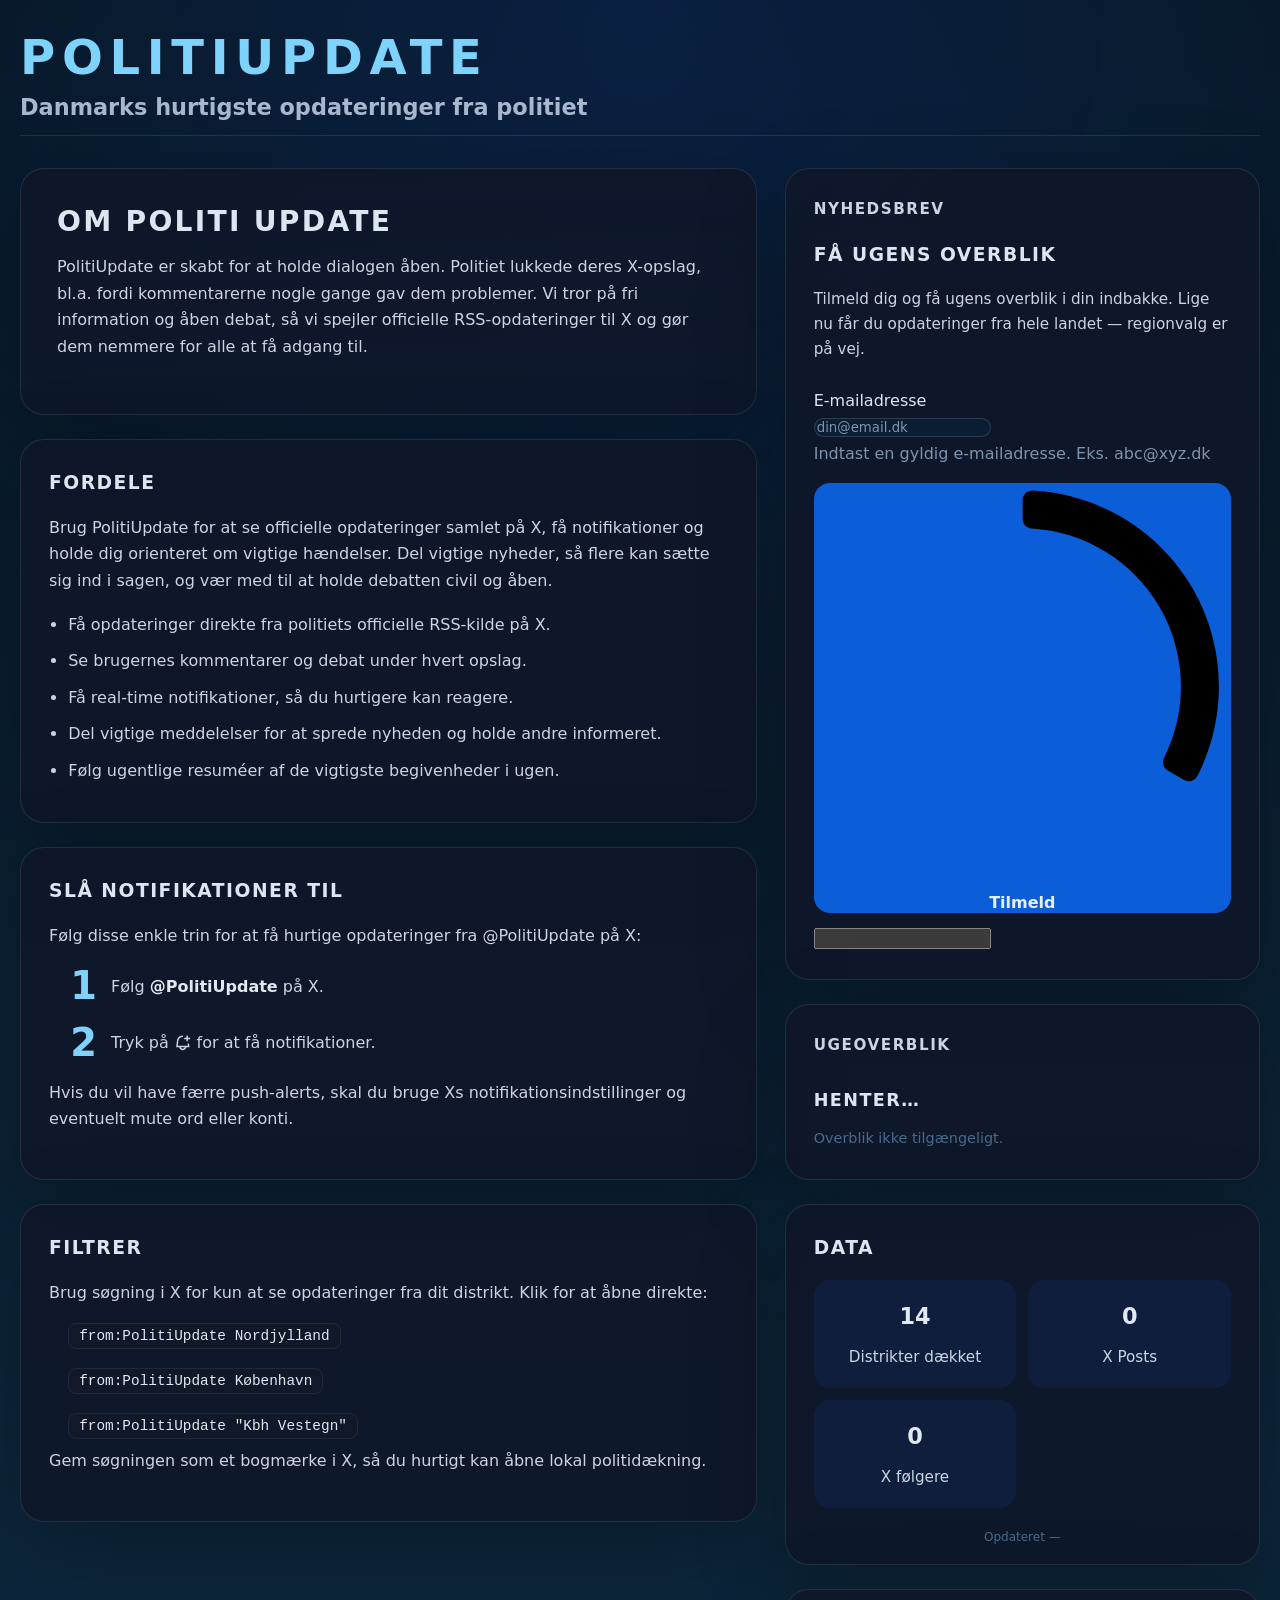
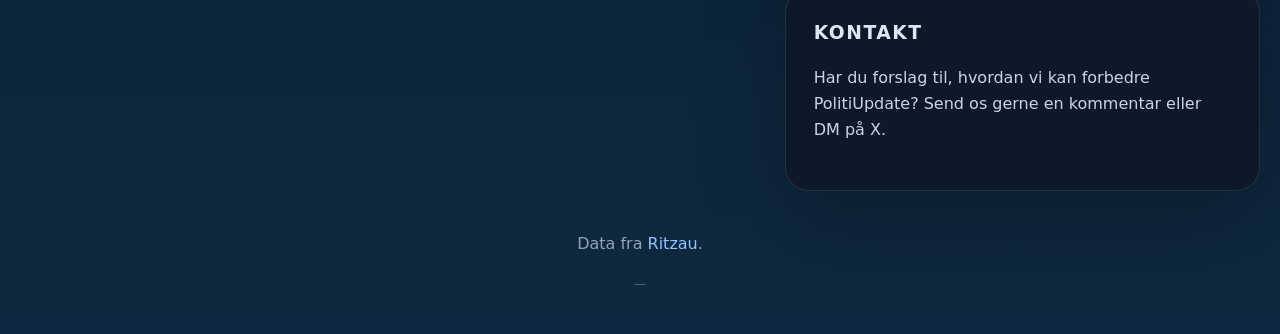
<file: website/index.html>
<!DOCTYPE html>
<html lang="da">
<head>
  <meta charset="UTF-8">
  <meta name="viewport" content="width=device-width, initial-scale=1.0">
  <title>PolitiUpdate — Danmarks hurtigste politi-feed</title>
  <meta name="description" content="PolitiUpdate spejler politiets officielle opdateringer (Ritzau RSS) til X og samler dem i et ugentligt overblik. Gratis, uafhængigt og uden tilknytning til politiet.">
  <link rel="canonical" href="https://politiupdates.dk/">
  <!-- Open Graph / Twitter card — link preview when the site is shared on Reddit, Facebook, X -->
  <meta property="og:type" content="website">
  <meta property="og:site_name" content="PolitiUpdate">
  <meta property="og:locale" content="da_DK">
  <meta property="og:title" content="PolitiUpdate — Danmarks hurtigste opdateringer fra politiet">
  <meta property="og:description" content="Politiets opdateringer spejlet til X og samlet i et ugentligt overblik. Gratis, uafhængigt og uden tilknytning til politiet.">
  <meta property="og:url" content="https://politiupdates.dk/">
  <meta property="og:image" content="https://politiupdates.dk/og-image.png">
  <meta property="og:image:width" content="1200">
  <meta property="og:image:height" content="630">
  <meta property="og:image:alt" content="PolitiUpdate — Danmarks hurtigste opdateringer fra politiet">
  <meta name="twitter:card" content="summary_large_image">
  <meta name="twitter:title" content="PolitiUpdate — Danmarks hurtigste opdateringer fra politiet">
  <meta name="twitter:description" content="Politiets opdateringer spejlet til X og samlet i et ugentligt overblik.">
  <meta name="twitter:image" content="https://politiupdates.dk/og-image.png">
  <link rel="icon" href="favicon.svg" type="image/svg+xml">
  <link rel="stylesheet" href="styles.css">
  <link rel="stylesheet" href="uge/digest.css">
  <!-- Brevo newsletter form base styles -->
  <link rel="stylesheet" href="https://sibforms.com/forms/end-form/build/sib-styles.css">
  <style>
    :where(.sib-form-message-panel) { display: none; }
    :where(.sib-form-message-panel .sib-notification__icon) { width: 20px; height: 20px; }
    #sib-container a { text-decoration: underline; color: #7dd3fc; }
  </style>
</head>
<body>
  <div class="page-shell">
    <header class="site-header">
      <div>
        <h1 class="site-title">PolitiUpdate</h1>
        <h2 class="page-subtitle">Danmarks hurtigste opdateringer fra politiet</h2>
      </div>
    </header>

    <main class="page-grid">
      <section class="content">
        <article class="hero-card">
          <h2 class="hero-subtitle">OM POLITI UPDATE</h2>
          <p>PolitiUpdate er skabt for at holde dialogen åben. Politiet lukkede deres X-opslag, bl.a. fordi kommentarerne nogle gange gav dem problemer. Vi tror på fri information og åben debat, så vi spejler officielle RSS-opdateringer til X og gør dem nemmere for alle at få adgang til.</p>
        </article>

        <!-- Digest widget: visible only on mobile (hidden on desktop via CSS) -->
        <div class="panel panel-digest digest-mobile">
          <p class="eyebrow digest-eyebrow">Ugeoverblik</p>
          <h3 class="digest-week-heading" style="margin-top:10px;">Henter…</h3>
          <div class="digest-widget-body">
            <p style="color:#4a6a8c;font-size:0.95rem;margin:0;">Henter ugens overblik…</p>
          </div>
          <a class="button digest-cta" href="uge/" style="display:none;margin-top:16px;">Læs hele overblikket</a>
        </div>

        <section id="how-it-works" class="section-card">
          <h3>Fordele</h3>
          <p>Brug PolitiUpdate for at se officielle opdateringer samlet på X, få notifikationer og holde dig orienteret om vigtige hændelser. Del vigtige nyheder, så flere kan sætte sig ind i sagen, og vær med til at holde debatten civil og åben.</p>
          <ul>
            <li>Få opdateringer direkte fra politiets officielle RSS-kilde på X.</li>
            <li>Se brugernes kommentarer og debat under hvert opslag.</li>
            <li>Få real-time notifikationer, så du hurtigere kan reagere.</li>
            <li>Del vigtige meddelelser for at sprede nyheden og holde andre informeret.</li>
            <li>Følg ugentlige resuméer af de vigtigste begivenheder i ugen.</li>
          </ul>
        </section>

        <section id="notifications" class="section-card">
          <h3>Slå notifikationer til</h3>
          <p>Følg disse enkle trin for at få hurtige opdateringer fra @PolitiUpdate på X:</p>
          <ol class="steps-row">
            <li><span class="step-number">1</span><span> Følg <strong>@PolitiUpdate</strong> på X.</span></li>
            <li><span class="step-number">2</span><span> Tryk på <svg class="inline-icon" viewBox="0 0 24 24" width="20" height="20" aria-label="klokke"><path d="M22 5v2h-3v3h-2V7h-3V5h3V2h2v3h3zm-.86 13h-4.241c-.464 2.281-2.482 4-4.899 4s-4.435-1.719-4.899-4H2.87L4 9.05C4.51 5.02 7.93 2 12 2v2C8.94 4 6.36 6.27 5.98 9.3L5.13 16h13.73l-.38-3h2.02l.64 5zm-6.323 0H9.183c.412 1.164 1.51 2 2.817 2s2.405-.836 2.817-2z"/></svg> for at få notifikationer.</span></li>
          </ol>
          <p>Hvis du vil have færre push-alerts, skal du bruge Xs notifikationsindstillinger og eventuelt mute ord eller konti.</p>
        </section>

        <section id="filtering" class="section-card">
          <h3>Filtrer</h3>
          <p>Brug søgning i X for kun at se opdateringer fra dit distrikt. Klik for at åbne direkte:</p>
          <ul class="filter-list">
            <li><a href="https://x.com/search?q=from%3APolitiUpdate%20Nordjylland&f=live" target="_blank" rel="noopener"><code>from:PolitiUpdate Nordjylland</code></a></li>
            <li><a href="https://x.com/search?q=from%3APolitiUpdate%20K%C3%B8benhavn&f=live" target="_blank" rel="noopener"><code>from:PolitiUpdate København</code></a></li>
            <li><a href="https://x.com/search?q=from%3APolitiUpdate%20%22Kbh%20Vestegn%22&f=live" target="_blank" rel="noopener"><code>from:PolitiUpdate "Kbh Vestegn"</code></a></li>
          </ul>
          <p>Gem søgningen som et bogmærke i X, så du hurtigt kan åbne lokal politidækning.</p>
        </section>
      </section>

      <aside class="sidebar">
        <!-- Newsletter signup (Brevo native form) -->
        <div class="panel panel-newsletter">
          <p class="eyebrow">Nyhedsbrev</p>
          <h3>Få ugens overblik</h3>
          <p class="small">Tilmeld dig og få ugens overblik i din indbakke. Lige nu får du opdateringer fra hele landet — regionvalg er på vej.</p>
          <div class="sib-form">
            <div id="sib-form-container" class="sib-form-container">
              <div id="error-message" class="sib-form-message-panel" style="font-family:Helvetica, sans-serif; font-size:16px; text-align:left; color:#661d1d; background-color:#ffeded; border-color:#ff4949; border-radius:8px;">
                <div class="sib-form-message-panel__text sib-form-message-panel__text--center">
                  <svg viewBox="0 0 512 512" class="sib-icon sib-notification__icon"><path d="M256 40c118.621 0 216 96.075 216 216 0 119.291-96.61 216-216 216-119.244 0-216-96.562-216-216 0-119.203 96.602-216 216-216m0-32C119.043 8 8 119.083 8 256c0 136.997 111.043 248 248 248s248-111.003 248-248C504 119.083 392.957 8 256 8zm-11.49 120h22.979c6.823 0 12.274 5.682 11.99 12.5l-7 168c-.268 6.428-5.556 11.5-11.99 11.5h-8.979c-6.433 0-11.722-5.073-11.99-11.5l-7-168c-.283-6.818 5.167-12.5 11.99-12.5zM256 340c-15.464 0-28 12.536-28 28s12.536 28 28 28 28-12.536 28-28-12.536-28-28-28z" /></svg>
                  <span class="sib-form-message-panel__inner-text">Din tilmelding kunne ikke gemmes. Prøv igen.</span>
                </div>
              </div>
              <div id="success-message" class="sib-form-message-panel" style="font-family:Helvetica, sans-serif; font-size:16px; text-align:left; color:#085229; background-color:#e7faf0; border-color:#13ce66; border-radius:8px;">
                <div class="sib-form-message-panel__text sib-form-message-panel__text--center">
                  <svg viewBox="0 0 512 512" class="sib-icon sib-notification__icon"><path d="M256 8C119.033 8 8 119.033 8 256s111.033 248 248 248 248-111.033 248-248S392.967 8 256 8zm0 464c-118.664 0-216-96.055-216-216 0-118.663 96.055-216 216-216 118.664 0 216 96.055 216 216 0 118.663-96.055 216-216 216zm141.63-274.961L217.15 376.071c-4.705 4.667-12.303 4.637-16.97-.068l-85.878-86.572c-4.667-4.705-4.637-12.303.068-16.97l8.52-8.451c4.705-4.667 12.303-4.637 16.97.068l68.976 69.533 163.441-162.13c4.705-4.667 12.303-4.637 16.97.068l8.451 8.52c4.668 4.705 4.637 12.303-.068 16.97z" /></svg>
                  <span class="sib-form-message-panel__inner-text">Din tilmelding er gennemført.</span>
                </div>
              </div>
              <div id="sib-container" class="sib-container--large sib-container--vertical" style="direction:ltr">
                <form id="sib-form" method="POST" action="https://2e5ae89a.sibforms.com/serve/[base64]" data-type="subscription">
                  <div style="padding: 8px 0;">
                    <div class="sib-input sib-form-block">
                      <div class="form__entry entry_block">
                        <div class="form__label-row">
                          <label class="entry__label" for="EMAIL" data-required="*">E-mailadresse</label>
                          <div class="entry__field">
                            <input class="input" type="text" id="EMAIL" name="EMAIL" autocomplete="off" value="" placeholder="din@email.dk" data-required="true" required />
                          </div>
                        </div>
                        <label class="entry__error entry__error--primary"></label>
                        <label class="entry__specification">Indtast en gyldig e-mailadresse. Eks. abc@xyz.dk</label>
                      </div>
                    </div>
                  </div>
                  <div style="padding: 8px 0;">
                    <div class="sib-form-block" style="text-align: left">
                      <button class="sib-form-block__button sib-form-block__button-with-loader" form="sib-form" type="submit">
                        <svg class="icon clickable__icon progress-indicator__icon sib-hide-loader-icon" viewBox="0 0 512 512"><path d="M460.116 373.846l-20.823-12.022c-5.541-3.199-7.54-10.159-4.663-15.874 30.137-59.886 28.343-131.652-5.386-189.946-33.641-58.394-94.896-95.833-161.827-99.676C261.028 55.961 256 50.751 256 44.352V20.309c0-6.904 5.808-12.337 12.703-11.982 83.556 4.306 160.163 50.864 202.11 123.677 42.063 72.696 44.079 162.316 6.031 236.832-3.14 6.148-10.75 8.461-16.728 5.01z" /></svg>
                        Tilmeld
                      </button>
                    </div>
                  </div>
                  <input type="text" name="email_address_check" value="" class="input--hidden">
                  <input type="hidden" name="locale" value="en">
                </form>
              </div>
            </div>
          </div>
        </div>

        <!-- Digest widget: visible only on desktop (hidden on mobile via CSS) -->
        <div class="panel panel-digest digest-desktop">
          <p class="eyebrow digest-eyebrow">Ugeoverblik</p>
          <h3 class="digest-week-heading" style="margin-top:10px;">Henter…</h3>
          <div class="digest-widget-body">
            <p style="color:#4a6a8c;font-size:0.95rem;margin:0;">Henter ugens overblik…</p>
          </div>
          <a class="button digest-cta" href="uge/" style="display:none;margin-top:16px;">Læs hele overblikket</a>
        </div>

        <div class="panel panel-keyboard panel-stats">
          <h3>Data</h3>
          <div class="stats-grid">
            <div>
              <strong>14</strong>
              <p>Distrikter dækket</p>
            </div>
            <div>
              <strong id="x-posts-count">0</strong>
              <p>X Posts</p>
            </div>
            <div>
              <strong id="x-followers-count">0</strong>
              <p>X følgere</p>
            </div>
          </div>
          <p class="stats-updated">Opdateret <time id="x-stats-updated">—</time></p>
        </div>

        <div class="panel panel-keyboard">
          <h3>Kontakt</h3>
          <p>Har du forslag til, hvordan vi kan forbedre PolitiUpdate? Send os gerne en kommentar eller DM på X.</p>
        </div>
      </aside>
    </main>

    <footer class="site-footer">
      <p>Data fra <a href="https://via.ritzau.dk/rss/short-messages/latest" target="_blank" rel="noopener">Ritzau</a>.</p>
      <p class="footer-version"><a id="footer-version" href="https://github.com/RuneStone0/PolitiUpdate/releases" target="_blank" rel="noopener">—</a></p>
    </footer>
  </div>
  <script>
    const X_STATS_GIST_URL = 'https://gist.githubusercontent.com/RuneStone0/11b5b5d08b90cb3bdaca11a2cd0ba695/raw/x-stats.json';

    async function loadXStats() {
      try {
        const resp = await fetch(X_STATS_GIST_URL, { cache: 'no-store' });
        if (!resp.ok) throw new Error('HTTP ' + resp.status);
        const data = await resp.json();
        document.getElementById('x-posts-count').textContent = data.tweet_count ?? '0';
        document.getElementById('x-followers-count').textContent = data.followers_count ?? '0';
        const timeEl = document.getElementById('x-stats-updated');
        timeEl.textContent = relativeTime(data.updated_at);
        timeEl.dateTime = data.updated_at ?? '';
      } catch (err) {
        console.warn('Could not load X stats:', err);
      }
    }

    function relativeTime(iso) {
      if (!iso) return 'ukendt';
      const diffMs = Math.max(0, Date.now() - new Date(iso).getTime());
      const minutes = Math.floor(diffMs / 60000);
      if (minutes < 1) return 'lige nu';
      if (minutes < 60) return minutes === 1 ? '1 minut siden' : minutes + ' minutter siden';
      const hours = Math.floor(minutes / 60);
      if (hours < 24) return hours === 1 ? '1 time siden' : hours + ' timer siden';
      const days = Math.floor(hours / 24);
      if (days < 7) return days === 1 ? '1 dag siden' : days + ' dage siden';
      const weeks = Math.floor(days / 7);
      if (weeks < 5) return weeks === 1 ? '1 uge siden' : weeks + ' uger siden';
      return new Date(iso).toLocaleDateString('da-DK');
    }

    async function loadVersion() {
      try {
        const resp = await fetch('https://api.github.com/repos/RuneStone0/PolitiUpdate/releases/latest');
        if (!resp.ok) return;
        const data = await resp.json();
        if (data.tag_name) document.getElementById('footer-version').textContent = data.tag_name;
      } catch {
        // silently ignore — the link still works
      }
    }

    loadXStats();
    loadVersion();

    const DIGEST_GIST_URL = 'https://gist.githubusercontent.com/RuneStone0/b9d8b2d9e42229749148b3b82ae4c003/raw/digest.json';

    async function loadDigestWidget() {
      try {
        const resp = await fetch(DIGEST_GIST_URL, { cache: 'no-store' });
        if (!resp.ok) throw new Error('HTTP ' + resp.status);
        const data = await resp.json();

        const narrative = data.narrative || '';
        const shortened = narrative.length > 220
          ? narrative.slice(0, 220).replace(/\s+\S*$/, '') + '…'
          : narrative;

        document.querySelectorAll('.digest-eyebrow').forEach(el => {
          el.textContent = `${data.total_posts} meddelelser denne uge`;
        });
        document.querySelectorAll('.digest-week-heading').forEach(el => {
          el.textContent = `Uge ${data.week}, ${data.year}`;
        });
        document.querySelectorAll('.digest-widget-body').forEach(el => {
          el.innerHTML = `<p style="color:#cbd5e1;font-size:0.97rem;line-height:1.65;margin:0;">${escHtml(shortened)}</p>`;
        });
        document.querySelectorAll('.digest-cta').forEach(el => {
          el.href = 'uge/';
          el.style.display = '';
        });
      } catch (err) {
        document.querySelectorAll('.digest-widget-body').forEach(el => {
          el.innerHTML = `<p style="color:#4a6a8c;font-size:0.9rem;margin:0;">Overblik ikke tilgængeligt.</p>`;
        });
        console.warn('Could not load digest:', err);
      }
    }

    function escHtml(str) {
      return str.replace(/&/g, '&amp;').replace(/</g, '&lt;').replace(/>/g, '&gt;').replace(/"/g, '&quot;');
    }

    loadDigestWidget();
  </script>

  <!-- Brevo newsletter form script -->
  <script>
    window.REQUIRED_CODE_ERROR_MESSAGE = 'Vælg et landekode';
    window.LOCALE = 'en';
    window.EMAIL_INVALID_MESSAGE = window.SMS_INVALID_MESSAGE = "De angivne oplysninger er ugyldige. Kontrollér indtastningen og prøv igen.";
    window.REQUIRED_ERROR_MESSAGE = "Dette felt må ikke være tomt.";
    window.GENERIC_INVALID_MESSAGE = "De angivne oplysninger er ugyldige. Kontrollér indtastningen og prøv igen.";
    window.INVALID_NUMBER = "De angivne oplysninger er ugyldige. Kontrollér indtastningen og prøv igen.";
    window.INVALID_DATE = "Indtast en gyldig dato";
    window.REQUIRED_MULTISELECT_MESSAGE = 'Vælg mindst 1 mulighed';
    window.translation = {
      common: {
        selectedList: '{quantity} liste valgt',
        selectedLists: '{quantity} lister valgt',
        selectedOption: '{quantity} valgt',
        selectedOptions: '{quantity} valgt',
      }
    };
    var AUTOHIDE = Boolean(0);
  </script>
  <script defer src="https://sibforms.com/forms/end-form/build/main.js"></script>
</body>
</html>
</file>
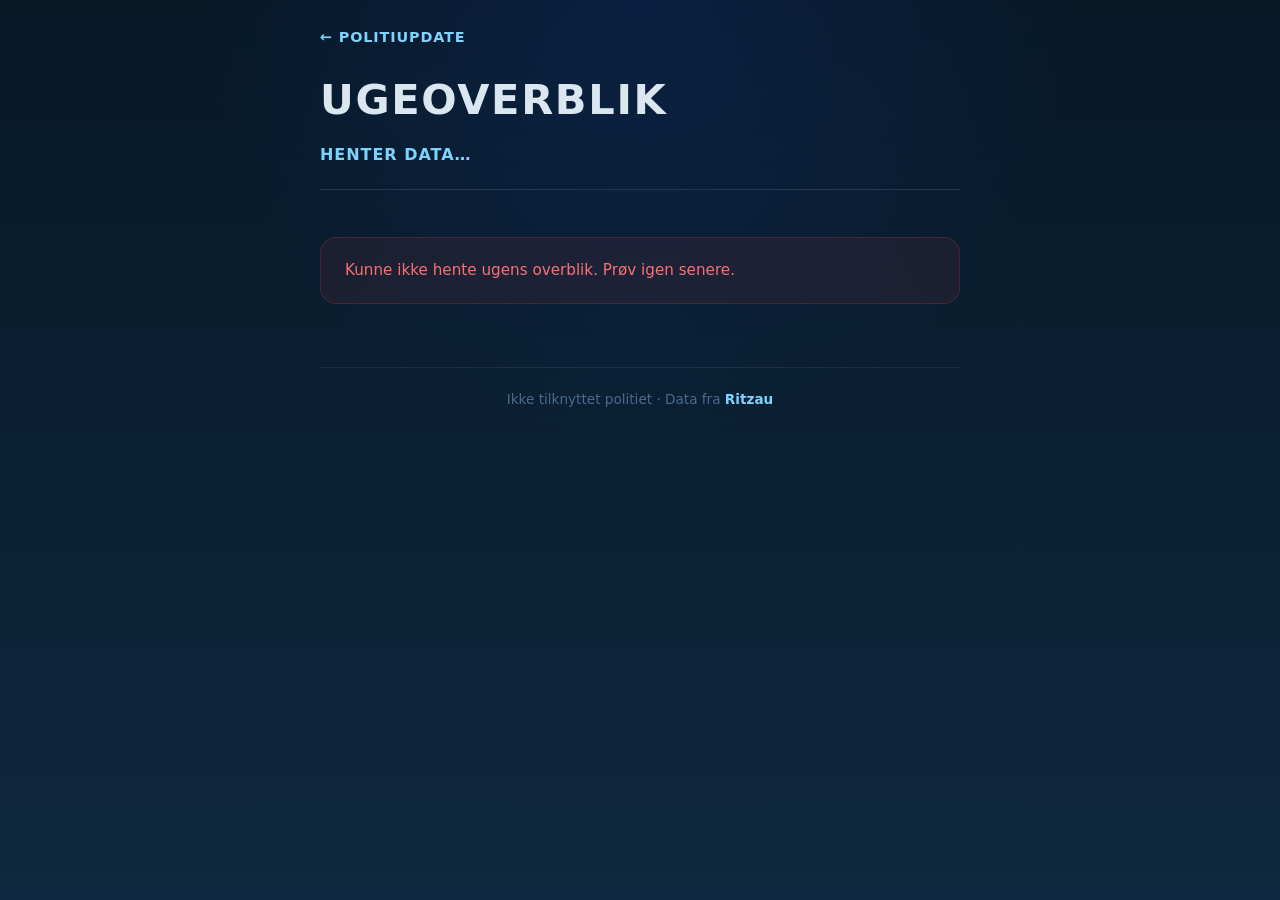
<file: website/uge/index.html>
<!DOCTYPE html>
<html lang="da">
<head>
  <meta charset="UTF-8">
  <meta name="viewport" content="width=device-width, initial-scale=1.0">
  <title>Ugens overblik — PolitiUpdate</title>
  <link rel="canonical" href="https://politiupdates.dk/uge/">
  <meta property="og:type" content="article">
  <meta property="og:site_name" content="PolitiUpdate">
  <meta property="og:locale" content="da_DK">
  <meta property="og:title" content="Ugens overblik — PolitiUpdate">
  <meta property="og:description" content="Alle ugentlige overblik fra PolitiUpdate — politiets opdateringer samlet uge for uge.">
  <meta property="og:url" content="https://politiupdates.dk/uge/">
  <meta property="og:image" content="https://politiupdates.dk/og-image.png">
  <meta property="og:image:width" content="1200">
  <meta property="og:image:height" content="630">
  <meta property="og:image:alt" content="PolitiUpdate — Ugens overblik — PolitiUpdate">
  <meta name="twitter:card" content="summary_large_image">
  <meta name="twitter:title" content="Ugens overblik — PolitiUpdate">
  <meta name="twitter:description" content="Alle ugentlige overblik fra PolitiUpdate — politiets opdateringer samlet uge for uge.">
  <meta name="twitter:image" content="https://politiupdates.dk/og-image.png">
  <link rel="icon" href="../favicon.svg" type="image/svg+xml">
  <link rel="stylesheet" href="../styles.css">
  <link rel="stylesheet" href="digest.css">
  <link rel="stylesheet" href="https://sibforms.com/forms/end-form/build/sib-styles.css">
</head>
<body>
  <div class="digest-shell">
    <header class="digest-header">
      <a class="back-link" href="../">PolitiUpdate</a>
      <h1 id="digest-heading">Ugeoverblik</h1>
      <p class="digest-meta" id="digest-meta">Henter data…</p>
    </header>

    <main class="digest-main" id="digest-main">
      <p class="digest-loading">Henter ugens overblik…</p>
    </main>

    <footer class="digest-footer">
      <p>Ikke tilknyttet politiet &middot; Data fra <a href="https://via.ritzau.dk" target="_blank" rel="noopener">Ritzau</a></p>
    </footer>
  </div>

  <script>
    // This URL is the stable raw Gist URL — updated each Sunday by the digest container.
    // Replace this with your actual Gist URL after first run.
    const DIGEST_GIST_URL = 'https://gist.githubusercontent.com/RuneStone0/b9d8b2d9e42229749148b3b82ae4c003/raw/digest.json';

    const CAT_LABELS = {
      missing_person: 'Efterlysninger/savnede',
      witness_appeal: 'Vidneappeller',
      arrest: 'Anholdelser/sigtelser',
      other: 'Øvrige meddelelser',
    };

    const UNKNOWN_REGION = 'Ukendt';

    function renderCatItems(items) {
      return (items || [])
        .map(item => item.url
          ? `<li><a href="${escHtml(item.url)}" target="_blank" rel="noopener">${escHtml(item.title)}</a></li>`
          : `<li><span>${escHtml(item.title)}</span></li>`
        ).join('\n');
    }

    function renderAccordion(groups) {
      return groups.map(([label, items]) => `
        <details class="cat-item">
          <summary><span class="cat-count">${items.length}</span><span class="cat-label">${escHtml(label)}</span></summary>
          <ul class="cat-item-list">${renderCatItems(items)}</ul>
        </details>
      `).join('\n');
    }

    async function loadDigest() {
      const main = document.getElementById('digest-main');
      try {
        const resp = await fetch(DIGEST_GIST_URL, { cache: 'no-store' });
        if (!resp.ok) throw new Error('HTTP ' + resp.status);
        const data = await resp.json();

        document.getElementById('digest-heading').textContent = `Uge ${data.week}, ${data.year}`;
        document.getElementById('digest-meta').textContent = `${data.total_posts} Opdateringer`;

        const cats = data.categories || {};
        const catItems = data.category_items || {};
        const categoryGroups = Object.entries(CAT_LABELS)
          .filter(([key]) => cats[key] > 0)
          .map(([key, label]) => [label, catItems[key] || []]);
        const categoryAccordionHtml = renderAccordion(categoryGroups);

        const regionItems = data.region_items || {};
        const regionGroups = Object.keys(regionItems)
          .filter(label => label !== UNKNOWN_REGION)
          .sort()
          .concat(regionItems[UNKNOWN_REGION] ? [UNKNOWN_REGION] : [])
          .map(label => [label, regionItems[label]]);
        const regionAccordionHtml = renderAccordion(regionGroups);

        const notable = data.notable || [];
        const notableRows = notable
          .map(n => `<li><a href="${escHtml(n.url)}" target="_blank" rel="noopener">${escHtml(n.title)}</a><p>${escHtml(n.summary)}</p></li>`)
          .join('\n');
        const notableSection = notableRows
          ? `<section class="digest-notable"><h2>Andre bemærkelsesværdige sager</h2><ul class="notable-list">${notableRows}</ul></section>`
          : '';

        const prevWeek = data.prev_week;
        const nextWeek = data.next_week;
        let pagerSection = '';
        if (prevWeek || nextWeek) {
          const prevLink = prevWeek
            ? `<a class="pager-link pager-prev" href="${prevWeek.year}/${prevWeek.week}/">&larr; Uge ${prevWeek.week}, ${prevWeek.year}</a>`
            : '';
          const nextLink = nextWeek
            ? `<a class="pager-link pager-next" href="${nextWeek.year}/${nextWeek.week}/">Uge ${nextWeek.week}, ${nextWeek.year} &rarr;</a>`
            : '';
          pagerSection = `<nav class="digest-pager">${prevLink}${nextLink}</nav>`;
        }

        main.innerHTML = `
          <article class="digest-narrative">
            <p>${data.narrative_html || escHtml(data.narrative || '')}</p>
          </article>
          ${notableSection}
          <section class="digest-signup">
            <p class="eyebrow">Nyhedsbrev</p>
            <h2>F&aring; ugens overblik i din indbakke</h2>
            <p class="digest-signup-copy">Gratis ugentligt overblik over politiets opdateringer fra hele Danmark. Tilmelding tager 10 sekunder, og du kan altid afmelde igen.</p>
          <div class="sib-form">
            <div id="sib-form-container" class="sib-form-container">
              <div id="error-message" class="sib-form-message-panel" style="font-family:Helvetica, sans-serif; font-size:16px; text-align:left; color:#661d1d; background-color:#ffeded; border-color:#ff4949; border-radius:8px;">
                <div class="sib-form-message-panel__text sib-form-message-panel__text--center">
                  <span class="sib-form-message-panel__inner-text">Din tilmelding kunne ikke gemmes. Prøv igen.</span>
                </div>
              </div>
              <div id="success-message" class="sib-form-message-panel" style="font-family:Helvetica, sans-serif; font-size:16px; text-align:left; color:#085229; background-color:#e7faf0; border-color:#13ce66; border-radius:8px;">
                <div class="sib-form-message-panel__text sib-form-message-panel__text--center">
                  <span class="sib-form-message-panel__inner-text">Din tilmelding er gennemført.</span>
                </div>
              </div>
              <div id="sib-container" class="sib-container--large sib-container--vertical" style="direction:ltr">
                <form id="sib-form" method="POST" action="https://2e5ae89a.sibforms.com/serve/[base64]" data-type="subscription">
                  <div style="padding: 8px 0;">
                    <div class="sib-input sib-form-block">
                      <div class="form__entry entry_block">
                        <div class="form__label-row">
                          <label class="entry__label" for="EMAIL" data-required="*">E-mailadresse</label>
                          <div class="entry__field">
                            <input class="input" type="text" id="EMAIL" name="EMAIL" autocomplete="off" value="" placeholder="din@email.dk" data-required="true" required />
                          </div>
                        </div>
                        <label class="entry__error entry__error--primary"></label>
                        <label class="entry__specification">Indtast en gyldig e-mailadresse. Eks. abc@xyz.dk</label>
                      </div>
                    </div>
                  </div>
                  <div style="padding: 8px 0;">
                    <div class="sib-form-block" style="text-align: left">
                      <button class="sib-form-block__button sib-form-block__button-with-loader" form="sib-form" type="submit">Tilmeld</button>
                    </div>
                  </div>
                  <input type="text" name="email_address_check" value="" class="input--hidden">
                  <input type="hidden" name="locale" value="en">
                </form>
              </div>
            </div>
          </div>
          </section>
          <section class="digest-breakdown" id="stats-section">
            <div class="stats-header">
              <h2>Statistik</h2>
              <div class="sort-toggle" role="group" aria-label="Sortér efter">
                <button type="button" class="sort-btn active" data-sort="category">Kategori</button>
                <button type="button" class="sort-btn" data-sort="region">Region</button>
              </div>
            </div>
            <div class="cat-list" data-panel="category">${categoryAccordionHtml}</div>
            <div class="cat-list" data-panel="region" hidden>${regionAccordionHtml}</div>
          </section>
          ${pagerSection}
        `;

        document.querySelectorAll('#stats-section .sort-btn').forEach(btn => {
          btn.addEventListener('click', () => {
            document.querySelectorAll('#stats-section .sort-btn').forEach(b => b.classList.toggle('active', b === btn));
            const sort = btn.dataset.sort;
            document.querySelector('#stats-section [data-panel="category"]').hidden = sort !== 'category';
            document.querySelector('#stats-section [data-panel="region"]').hidden = sort !== 'region';
          });
        });
      } catch (err) {
        main.innerHTML = `<p class="digest-error">Kunne ikke hente ugens overblik. Prøv igen senere.</p>`;
        console.error('Digest fetch failed:', err);
      }
    }

    function escHtml(str) {
      return str
        .replace(/&/g, '&amp;')
        .replace(/</g, '&lt;')
        .replace(/>/g, '&gt;')
        .replace(/"/g, '&quot;');
    }

    loadDigest();
  </script>
<script defer src="https://sibforms.com/forms/end-form/build/main.js"></script>
</body>
</html>
</file>
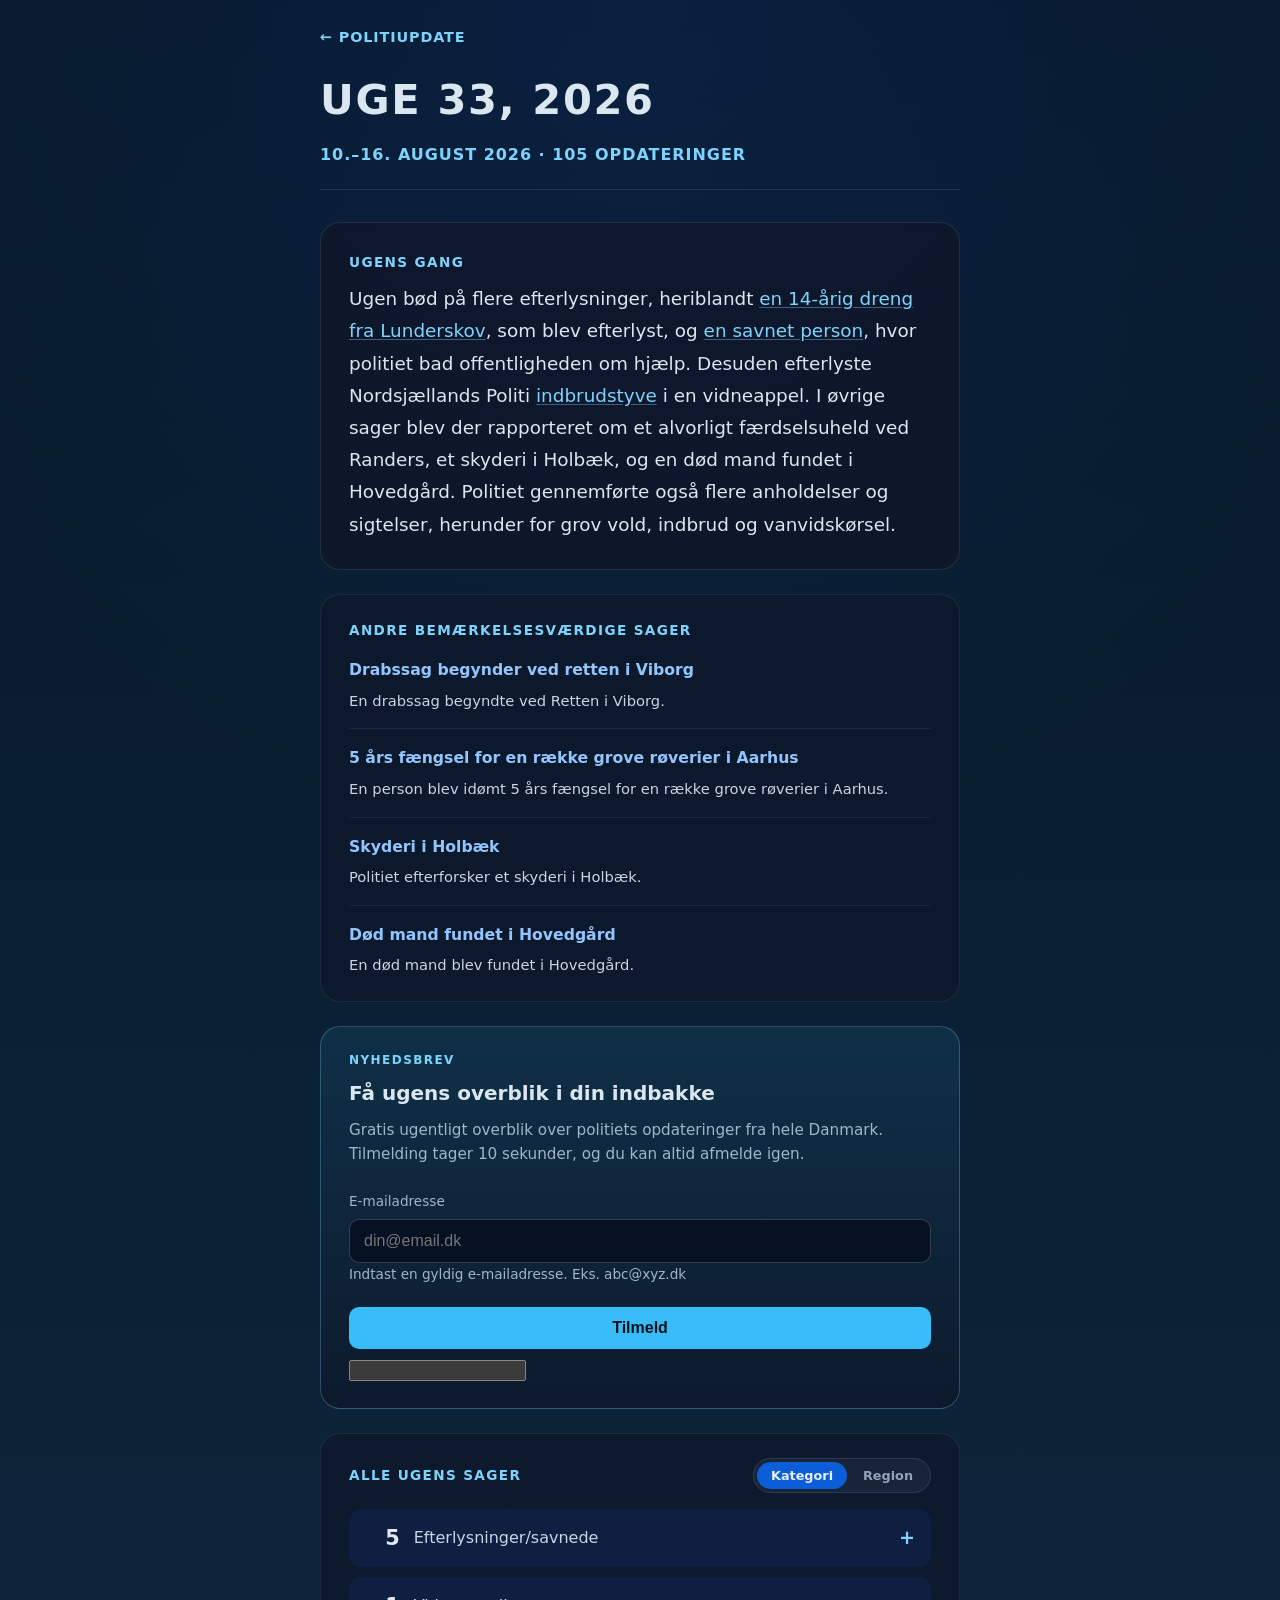
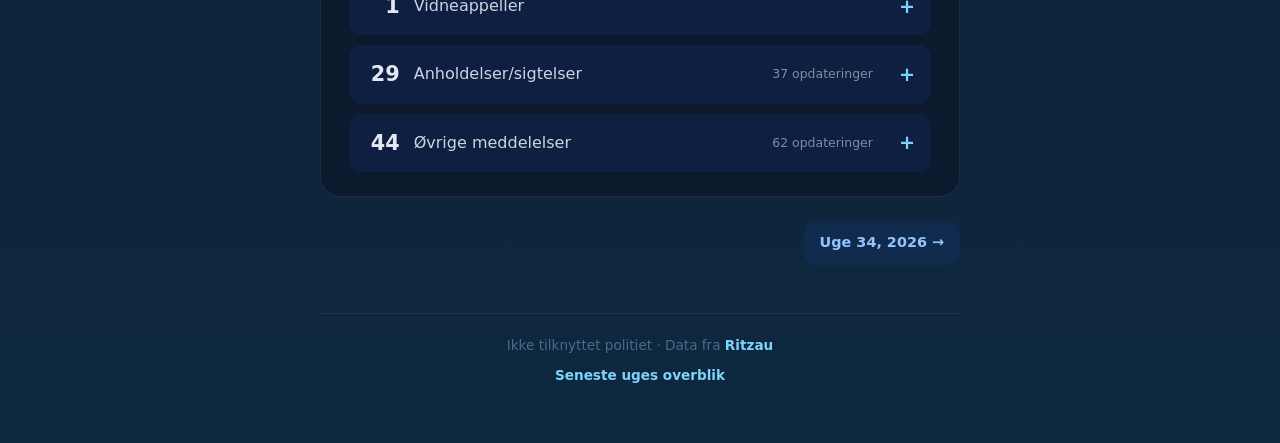
<file: website/uge/2026/33/index.html>
<!DOCTYPE html>
        <html lang="da">
        <head>
          <meta charset="UTF-8">
          <meta name="viewport" content="width=device-width, initial-scale=1.0">
          <title>Uge 33, 2026 — PolitiUpdate</title>
          <meta name="description" content="Ugens overblik over politiets opdateringer: 10.–16. august 2026 · 105 opdateringer — efterlysninger, anholdelser og øvrige sager fra hele Danmark.">
          <link rel="canonical" href="https://politiupdates.dk/uge/2026/33/">
          <meta property="og:type" content="article">
          <meta property="og:site_name" content="PolitiUpdate">
          <meta property="og:locale" content="da_DK">
          <meta property="og:title" content="Uge 33, 2026 — PolitiUpdate">
          <meta property="og:description" content="Ugens overblik over politiets opdateringer: 105 meddelelser fra hele Danmark.">
          <meta property="og:url" content="https://politiupdates.dk/uge/2026/33/">
          <meta property="og:image" content="https://politiupdates.dk/og-image.png">
          <meta property="og:image:width" content="1200">
          <meta property="og:image:height" content="630">
          <meta property="og:image:alt" content="PolitiUpdate — uge 33, 2026">
          <meta name="twitter:card" content="summary_large_image">
          <meta name="twitter:title" content="Uge 33, 2026 — PolitiUpdate">
          <meta name="twitter:description" content="Ugens overblik over politiets opdateringer: 105 meddelelser fra hele Danmark.">
          <meta name="twitter:image" content="https://politiupdates.dk/og-image.png">
          <link rel="icon" href="../../../favicon.svg" type="image/svg+xml">
          <link rel="stylesheet" href="../../../styles.css">
          <link rel="stylesheet" href="../../digest.css">
          <link rel="stylesheet" href="https://sibforms.com/forms/end-form/build/sib-styles.css">
        </head>
        <body>
          <div class="digest-shell">
            <header class="digest-header">
              <a class="back-link" href="../../../">PolitiUpdate</a>
              <h1>Uge 33, 2026</h1>
              <p class="digest-meta">10.–16. august 2026 · 105 opdateringer</p>
            </header>

            <main class="digest-main">
              <article class="digest-narrative">
                <h2>Ugens gang</h2>
                <p>Ugen bød på flere efterlysninger, heriblandt <a href="https://x.com/PolitiUpdate/status/2088142603112059083" target="_blank" rel="noopener">en 14-årig dreng fra Lunderskov</a>, som blev efterlyst, og <a href="https://x.com/PolitiUpdate/status/2088936817085305004" target="_blank" rel="noopener">en savnet person</a>, hvor politiet bad offentligheden om hjælp. Desuden efterlyste Nordsjællands Politi <a href="https://x.com/PolitiUpdate/status/2088168623697428899" target="_blank" rel="noopener">indbrudstyve</a> i en vidneappel. I øvrige sager blev der rapporteret om et alvorligt færdselsuheld ved Randers, et skyderi i Holbæk, og en død mand fundet i Hovedgård. Politiet gennemførte også flere anholdelser og sigtelser, herunder for grov vold, indbrud og vanvidskørsel.</p>
              </article>

              <section class="digest-notable">
                <h2>Andre bemærkelsesværdige sager</h2>
                <ul class="notable-list">
                  <li><a href="https://x.com/PolitiUpdate/status/2087833711303864422" target="_blank" rel="noopener">Drabssag begynder ved retten i Viborg</a><p>En drabssag begyndte ved Retten i Viborg.</p></li>
<li><a href="https://x.com/PolitiUpdate/status/2088163090953371791" target="_blank" rel="noopener">5 års fængsel for en række grove røverier i Aarhus</a><p>En person blev idømt 5 års fængsel for en række grove røverier i Aarhus.</p></li>
<li><a href="https://x.com/PolitiUpdate/status/2088214480560033813" target="_blank" rel="noopener">Skyderi i Holbæk</a><p>Politiet efterforsker et skyderi i Holbæk.</p></li>
<li><a href="https://x.com/PolitiUpdate/status/2088235016346361955" target="_blank" rel="noopener">Død mand fundet i Hovedgård</a><p>En død mand blev fundet i Hovedgård.</p></li>
                </ul>
              </section>
              <section class="digest-signup">
                <p class="eyebrow">Nyhedsbrev</p>
                <h2>F&aring; ugens overblik i din indbakke</h2>
                <p class="digest-signup-copy">Gratis ugentligt overblik over politiets opdateringer fra hele Danmark. Tilmelding tager 10 sekunder, og du kan altid afmelde igen.</p>
              <div class="sib-form">
                <div id="sib-form-container" class="sib-form-container">
                  <div id="error-message" class="sib-form-message-panel" style="font-family:Helvetica, sans-serif; font-size:16px; text-align:left; color:#661d1d; background-color:#ffeded; border-color:#ff4949; border-radius:8px;">
                    <div class="sib-form-message-panel__text sib-form-message-panel__text--center">
                      <span class="sib-form-message-panel__inner-text">Din tilmelding kunne ikke gemmes. Prøv igen.</span>
                    </div>
                  </div>
                  <div id="success-message" class="sib-form-message-panel" style="font-family:Helvetica, sans-serif; font-size:16px; text-align:left; color:#085229; background-color:#e7faf0; border-color:#13ce66; border-radius:8px;">
                    <div class="sib-form-message-panel__text sib-form-message-panel__text--center">
                      <span class="sib-form-message-panel__inner-text">Din tilmelding er gennemført.</span>
                    </div>
                  </div>
                  <div id="sib-container" class="sib-container--large sib-container--vertical" style="direction:ltr">
                    <form id="sib-form" method="POST" action="https://2e5ae89a.sibforms.com/serve/[base64]" data-type="subscription">
                      <div style="padding: 8px 0;">
                        <div class="sib-input sib-form-block">
                          <div class="form__entry entry_block">
                            <div class="form__label-row">
                              <label class="entry__label" for="EMAIL" data-required="*">E-mailadresse</label>
                              <div class="entry__field">
                                <input class="input" type="text" id="EMAIL" name="EMAIL" autocomplete="off" value="" placeholder="din@email.dk" data-required="true" required />
                              </div>
                            </div>
                            <label class="entry__error entry__error--primary"></label>
                            <label class="entry__specification">Indtast en gyldig e-mailadresse. Eks. abc@xyz.dk</label>
                          </div>
                        </div>
                      </div>
                      <div style="padding: 8px 0;">
                        <div class="sib-form-block" style="text-align: left">
                          <button class="sib-form-block__button sib-form-block__button-with-loader" form="sib-form" type="submit">Tilmeld</button>
                        </div>
                      </div>
                      <input type="text" name="email_address_check" value="" class="input--hidden">
                      <input type="hidden" name="locale" value="en">
                    </form>
                  </div>
                </div>
              </div>
              </section>
              <section class="digest-breakdown" id="stats-section">
                <div class="stats-header">
                  <h2>Alle ugens sager</h2>
                  <div class="sort-toggle" role="group" aria-label="Sortér efter">
                    <button type="button" class="sort-btn active" data-sort="category">Kategori</button>
                    <button type="button" class="sort-btn" data-sort="region">Region</button>
                  </div>
                </div>
                <p class="breakdown-note"></p>
                <div class="cat-list" data-panel="category">
                  <details class="cat-item">
  <summary><span class="cat-count">5</span><span class="cat-label">Efterlysninger/savnede</span></summary>
  <ul class="cat-item-list">
    <li><a class="case-row" href="https://x.com/PolitiUpdate/status/2087843932743119136" target="_blank" rel="noopener"><span class="case-row-title">Opdatering på efterlysning</span><span class="row-arrow" aria-hidden="true">→</span></a></li>
<li><a class="case-row" href="https://x.com/PolitiUpdate/status/2088142603112059083" target="_blank" rel="noopener"><span class="case-row-title">Efterlysning af dreng fra Lunderskov</span><span class="row-arrow" aria-hidden="true">→</span></a></li>
<li><a class="case-row" href="https://x.com/PolitiUpdate/status/2088152847351447607" target="_blank" rel="noopener"><span class="case-row-title">Politiet beder om hjælp til efterforskning af voldsanmeldelse i Vejle</span><span class="row-arrow" aria-hidden="true">→</span></a></li>
<li><a class="case-row" href="https://x.com/PolitiUpdate/status/2088173370642923917" target="_blank" rel="noopener"><span class="case-row-title">Tak for hjælpen til sag i Svendborg!</span><span class="row-arrow" aria-hidden="true">→</span></a></li>
<li><a class="case-row" href="https://x.com/PolitiUpdate/status/2088936817085305004" target="_blank" rel="noopener"><span class="case-row-title">savnet person</span><span class="row-arrow" aria-hidden="true">→</span></a></li>
  </ul>
</details>
<details class="cat-item">
  <summary><span class="cat-count">1</span><span class="cat-label">Vidneappeller</span></summary>
  <ul class="cat-item-list">
    <li><a class="case-row" href="https://x.com/PolitiUpdate/status/2088168623697428899" target="_blank" rel="noopener"><span class="case-row-title">Nordsjællands Politi efterlyser indbrudstyve</span><span class="row-arrow" aria-hidden="true">→</span></a></li>
  </ul>
</details>
<details class="cat-item">
  <summary><span class="cat-count">29</span><span class="cat-label">Anholdelser/sigtelser</span><span class="cat-meta">37 opdateringer</span></summary>
  <ul class="cat-item-list">
    <li><a class="case-row" href="https://x.com/PolitiUpdate/status/2087772147704086578" target="_blank" rel="noopener"><span class="case-row-title">Advarsel til forretningsdrivende i Viborg og omegn</span><span class="row-arrow" aria-hidden="true">→</span></a></li>
<li><a class="case-row" href="https://x.com/PolitiUpdate/status/2087772161448829378" target="_blank" rel="noopener"><span class="case-row-title">47-årig mand udvist af Danmark med indrejseforbud i 12 år</span><span class="row-arrow" aria-hidden="true">→</span></a></li>
<li><a class="case-row" href="https://x.com/PolitiUpdate/status/2087782438546420094" target="_blank" rel="noopener"><span class="case-row-title">17-årig dømt for grov vold på handelsskole</span><span class="row-meta">2 opdateringer</span><span class="row-arrow" aria-hidden="true">→</span></a></li>
<li><a class="case-row" href="https://x.com/PolitiUpdate/status/2087792727803269562" target="_blank" rel="noopener"><span class="case-row-title">Fængslet for flere indbrud</span><span class="row-meta">2 opdateringer</span><span class="row-arrow" aria-hidden="true">→</span></a></li>
<li><a class="case-row" href="https://x.com/PolitiUpdate/status/2088563220059717799" target="_blank" rel="noopener"><span class="case-row-title">Grundlovsforhør Retten i Sønderborg - overtrædelse af indrejseforbud</span><span class="row-meta">4 opdateringer</span><span class="row-arrow" aria-hidden="true">→</span></a></li>
<li><a class="case-row" href="https://x.com/PolitiUpdate/status/2088235047598055898" target="_blank" rel="noopener"><span class="case-row-title">Grundlovsforhør ved Retten i Randers kl. 11.00</span><span class="row-meta">2 opdateringer</span><span class="row-arrow" aria-hidden="true">→</span></a></li>
<li><a class="case-row" href="https://x.com/PolitiUpdate/status/2087823460970254614" target="_blank" rel="noopener"><span class="case-row-title">Dømt for vanvidskørsel i Greve</span><span class="row-arrow" aria-hidden="true">→</span></a></li>
<li><a class="case-row" href="https://x.com/PolitiUpdate/status/2087825380791202257" target="_blank" rel="noopener"><span class="case-row-title">25-årig mand fremstilles for bedrageri</span><span class="row-arrow" aria-hidden="true">→</span></a></li>
<li><a class="case-row" href="https://x.com/PolitiUpdate/status/2087833729842733410" target="_blank" rel="noopener"><span class="case-row-title">Politiet efterlyser videooptagelser af eftersættelse</span><span class="row-arrow" aria-hidden="true">→</span></a></li>
<li><a class="case-row" href="https://x.com/PolitiUpdate/status/2087837688342974543" target="_blank" rel="noopener"><span class="case-row-title">Formodede butikstyve anholdt</span><span class="row-arrow" aria-hidden="true">→</span></a></li>
<li><a class="case-row" href="https://x.com/PolitiUpdate/status/2087843957543973154" target="_blank" rel="noopener"><span class="case-row-title">33-årig mand udvist af Danmark med indrejseforbud i 6 år</span><span class="row-arrow" aria-hidden="true">→</span></a></li>
<li><a class="case-row" href="https://x.com/PolitiUpdate/status/2088152835632554418" target="_blank" rel="noopener"><span class="case-row-title">Grundlovsforhør ved Retten i Kolding kl. 11.30</span><span class="row-arrow" aria-hidden="true">→</span></a></li>
<li><a class="case-row" href="https://x.com/PolitiUpdate/status/2088152857262612724" target="_blank" rel="noopener"><span class="case-row-title">Mand varetægtsfængslet for forsøg på tricktyveri</span><span class="row-arrow" aria-hidden="true">→</span></a></li>
<li><a class="case-row" href="https://x.com/PolitiUpdate/status/2088173359955914845" target="_blank" rel="noopener"><span class="case-row-title">Grundlovsforhør ved Retten i Kolding kl. 13.00</span><span class="row-arrow" aria-hidden="true">→</span></a></li>
<li><a class="case-row" href="https://x.com/PolitiUpdate/status/2088183638252982620" target="_blank" rel="noopener"><span class="case-row-title">47-årig mand varetægtsfængslet i sag fra Hovedgård</span><span class="row-arrow" aria-hidden="true">→</span></a></li>
<li><a class="case-row" href="https://x.com/PolitiUpdate/status/2088573487640424705" target="_blank" rel="noopener"><span class="case-row-title">Grundlovsforhør ved Retten i Aarhus kl. 12.00</span><span class="row-meta">2 opdateringer</span><span class="row-arrow" aria-hidden="true">→</span></a></li>
<li><a class="case-row" href="https://x.com/PolitiUpdate/status/2088193932215869664" target="_blank" rel="noopener"><span class="case-row-title">Flere personer frihedsberøvet i Lystrup</span><span class="row-arrow" aria-hidden="true">→</span></a></li>
<li><a class="case-row" href="https://x.com/PolitiUpdate/status/2088224764318142885" target="_blank" rel="noopener"><span class="case-row-title">21-årig varetægtsfængslet</span><span class="row-meta">2 opdateringer</span><span class="row-arrow" aria-hidden="true">→</span></a></li>
<li><a class="case-row" href="https://x.com/PolitiUpdate/status/2088232449025479132" target="_blank" rel="noopener"><span class="case-row-title">To unge dømt for grov vold i Viborg</span><span class="row-arrow" aria-hidden="true">→</span></a></li>
<li><a class="case-row" href="https://x.com/PolitiUpdate/status/2088245311844319699" target="_blank" rel="noopener"><span class="case-row-title">Skolestart: Husk færdselsreglerne</span><span class="row-arrow" aria-hidden="true">→</span></a></li>
<li><a class="case-row" href="https://x.com/PolitiUpdate/status/2088539414960239024" target="_blank" rel="noopener"><span class="case-row-title">16-årig fremstilles i grundlovsforhør klokken 12</span><span class="row-arrow" aria-hidden="true">→</span></a></li>
<li><a class="case-row" href="https://x.com/PolitiUpdate/status/2088542776967532597" target="_blank" rel="noopener"><span class="case-row-title">Straksdom i sag om narko</span><span class="row-arrow" aria-hidden="true">→</span></a></li>
<li><a class="case-row" href="https://x.com/PolitiUpdate/status/2088553034465083609" target="_blank" rel="noopener"><span class="case-row-title">Mand fængslet for brandstiftelse</span><span class="row-arrow" aria-hidden="true">→</span></a></li>
<li><a class="case-row" href="https://x.com/PolitiUpdate/status/2088553047807135993" target="_blank" rel="noopener"><span class="case-row-title">18-årig idømt straksdom for tyveri og våbenbesiddelse</span><span class="row-arrow" aria-hidden="true">→</span></a></li>
<li><a class="case-row" href="https://x.com/PolitiUpdate/status/2088573475342717130" target="_blank" rel="noopener"><span class="case-row-title">Tre mænd varetægtsfængslet i sag om skyderi</span><span class="row-arrow" aria-hidden="true">→</span></a></li>
<li><a class="case-row" href="https://x.com/PolitiUpdate/status/2088580904155570241" target="_blank" rel="noopener"><span class="case-row-title">Grundlovsforhør ved retten i Aarhus kl. 1300</span><span class="row-arrow" aria-hidden="true">→</span></a></li>
<li><a class="case-row" href="https://x.com/PolitiUpdate/status/2088583750477312500" target="_blank" rel="noopener"><span class="case-row-title">Grundlovsforhør i sag om skyderi i Holbæk</span><span class="row-arrow" aria-hidden="true">→</span></a></li>
<li><a class="case-row" href="https://x.com/PolitiUpdate/status/2088614493698064635" target="_blank" rel="noopener"><span class="case-row-title">Fremstilling i Retten i Randers</span><span class="row-arrow" aria-hidden="true">→</span></a></li>
<li><a class="case-row" href="https://x.com/PolitiUpdate/status/2088624752915341521" target="_blank" rel="noopener"><span class="case-row-title">Dømt for at holde pistol for bandefolk</span><span class="row-arrow" aria-hidden="true">→</span></a></li>
  </ul>
</details>
<details class="cat-item">
  <summary><span class="cat-count">44</span><span class="cat-label">Øvrige meddelelser</span><span class="cat-meta">62 opdateringer</span></summary>
  <ul class="cat-item-list">
    <li><a class="case-row" href="https://x.com/PolitiUpdate/status/2087772138212413450" target="_blank" rel="noopener"><span class="case-row-title">Færdselsuheld på Hobrovej ved Gravlev syd for Støvring</span><span class="row-arrow" aria-hidden="true">→</span></a></li>
<li><a class="case-row" href="https://x.com/PolitiUpdate/status/2088511977920557366" target="_blank" rel="noopener"><span class="case-row-title">Politiet efterlyser vidne: Kvinde kørte mellem Ølgod og Herning i maj</span><span class="row-meta">2 opdateringer</span><span class="row-arrow" aria-hidden="true">→</span></a></li>
<li><a class="case-row" href="https://x.com/PolitiUpdate/status/2087792715207688612" target="_blank" rel="noopener"><span class="case-row-title">ATK-hastighedskontrol i Nybøl afslører 61 fartovertrædelser og medfører klip i kørekortet for 20 bilister</span><span class="row-arrow" aria-hidden="true">→</span></a></li>
<li><a class="case-row" href="https://x.com/PolitiUpdate/status/2087792731309678825" target="_blank" rel="noopener"><span class="case-row-title">Fartkontrol Gredstebro Skole</span><span class="row-arrow" aria-hidden="true">→</span></a></li>
<li><a class="case-row" href="https://x.com/PolitiUpdate/status/2087802962982969600" target="_blank" rel="noopener"><span class="case-row-title">Politiet beder om hjælp til efterforskning af voldsanmeldelse i Vejle</span><span class="row-meta">2 opdateringer</span><span class="row-arrow" aria-hidden="true">→</span></a></li>
<li><a class="case-row" href="https://x.com/PolitiUpdate/status/2088214491557470259" target="_blank" rel="noopener"><span class="case-row-title">Flere personer frihedsberøvet i Lystrup</span><span class="row-meta">3 opdateringer</span><span class="row-arrow" aria-hidden="true">→</span></a></li>
<li><a class="case-row" href="https://x.com/PolitiUpdate/status/2088553022465216539" target="_blank" rel="noopener"><span class="case-row-title">Færdselsuheld på sydmotorvejen ved Farø sydgående</span><span class="row-meta">5 opdateringer</span><span class="row-arrow" aria-hidden="true">→</span></a></li>
<li><a class="case-row" href="https://x.com/PolitiUpdate/status/2087823446394941827" target="_blank" rel="noopener"><span class="case-row-title">Forældre dømt for vold mod børn</span><span class="row-arrow" aria-hidden="true">→</span></a></li>
<li><a class="case-row" href="https://x.com/PolitiUpdate/status/2087833711303864422" target="_blank" rel="noopener"><span class="case-row-title">Drabssag begynder ved retten i Viborg</span><span class="row-arrow" aria-hidden="true">→</span></a></li>
<li><a class="case-row" href="https://x.com/PolitiUpdate/status/2088163104601608489" target="_blank" rel="noopener"><span class="case-row-title">Alvorligt FUH Randers</span><span class="row-meta">2 opdateringer</span><span class="row-arrow" aria-hidden="true">→</span></a></li>
<li><a class="case-row" href="https://x.com/PolitiUpdate/status/2088142598871626024" target="_blank" rel="noopener"><span class="case-row-title">Politiet var til stede ved dødsfald i Vejen</span><span class="row-arrow" aria-hidden="true">→</span></a></li>
<li><a class="case-row" href="https://x.com/PolitiUpdate/status/2088163090953371791" target="_blank" rel="noopener"><span class="case-row-title">5 års fængsel for en række grove røverier i Aarhus</span><span class="row-arrow" aria-hidden="true">→</span></a></li>
<li><a class="case-row" href="https://x.com/PolitiUpdate/status/2088173385968992391" target="_blank" rel="noopener"><span class="case-row-title">Dømt for fiktive fakturaer gennem mandskabsudlejning</span><span class="row-arrow" aria-hidden="true">→</span></a></li>
<li><a class="case-row" href="https://x.com/PolitiUpdate/status/2088180167894311327" target="_blank" rel="noopener"><span class="case-row-title">Politiet kontrollerede udenlandske busser</span><span class="row-arrow" aria-hidden="true">→</span></a></li>
<li><a class="case-row" href="https://x.com/PolitiUpdate/status/2088183665201414254" target="_blank" rel="noopener"><span class="case-row-title">Ældre kvinde i Støvring udsat for forsøg på tricktyveri</span><span class="row-arrow" aria-hidden="true">→</span></a></li>
<li><a class="case-row" href="https://x.com/PolitiUpdate/status/2088193782076645723" target="_blank" rel="noopener"><span class="case-row-title">Røgudvikling fra McDonald&#x27;s i Brøndbyøster,</span><span class="row-arrow" aria-hidden="true">→</span></a></li>
<li><a class="case-row" href="https://x.com/PolitiUpdate/status/2088193943557247403" target="_blank" rel="noopener"><span class="case-row-title">Tryghedspatrulje i Grønneparken i Holbæk</span><span class="row-arrow" aria-hidden="true">→</span></a></li>
<li><a class="case-row" href="https://x.com/PolitiUpdate/status/2088200339455726020" target="_blank" rel="noopener"><span class="case-row-title">Motorvej E20 ved Vejen vestgående retning er spærret</span><span class="row-arrow" aria-hidden="true">→</span></a></li>
<li><a class="case-row" href="https://x.com/PolitiUpdate/status/2088224752813195715" target="_blank" rel="noopener"><span class="case-row-title">Færdselsuheld på Hovedvejen syd for Ølsted</span><span class="row-meta">2 opdateringer</span><span class="row-arrow" aria-hidden="true">→</span></a></li>
<li><a class="case-row" href="https://x.com/PolitiUpdate/status/2088532499685376187" target="_blank" rel="noopener"><span class="case-row-title">Brand i ejendom ved Vindegade</span><span class="row-meta">2 opdateringer</span><span class="row-arrow" aria-hidden="true">→</span></a></li>
<li><a class="case-row" href="https://x.com/PolitiUpdate/status/2088593995152900254" target="_blank" rel="noopener"><span class="case-row-title">Skyderi i Holbæk</span><span class="row-meta">3 opdateringer</span><span class="row-arrow" aria-hidden="true">→</span></a></li>
<li><a class="case-row" href="https://x.com/PolitiUpdate/status/2088214497123344710" target="_blank" rel="noopener"><span class="case-row-title">Vi savner Kim</span><span class="row-arrow" aria-hidden="true">→</span></a></li>
<li><a class="case-row" href="https://x.com/PolitiUpdate/status/2088634994419974574" target="_blank" rel="noopener"><span class="case-row-title">Død mand fundet i Hovedgård</span><span class="row-meta">2 opdateringer</span><span class="row-arrow" aria-hidden="true">→</span></a></li>
<li><a class="case-row" href="https://x.com/PolitiUpdate/status/2088511990096687599" target="_blank" rel="noopener"><span class="case-row-title">25-årig mand fremstilles for bedrageri</span><span class="row-arrow" aria-hidden="true">→</span></a></li>
<li><a class="case-row" href="https://x.com/PolitiUpdate/status/2088522244041605316" target="_blank" rel="noopener"><span class="case-row-title">Politiet er til stede på Harboøre Tange</span><span class="row-meta">2 opdateringer</span><span class="row-arrow" aria-hidden="true">→</span></a></li>
<li><a class="case-row" href="https://x.com/PolitiUpdate/status/2088522232616362053" target="_blank" rel="noopener"><span class="case-row-title">38-årig mand dømt for afpresning i Odense</span><span class="row-arrow" aria-hidden="true">→</span></a></li>
<li><a class="case-row" href="https://x.com/PolitiUpdate/status/2088532494488612917" target="_blank" rel="noopener"><span class="case-row-title">Politiindsats i Fredericia</span><span class="row-arrow" aria-hidden="true">→</span></a></li>
<li><a class="case-row" href="https://x.com/PolitiUpdate/status/2088532512285032779" target="_blank" rel="noopener"><span class="case-row-title">To personer tiltalt for forsætlig fareforvoldelse ved en episode på Middelfart Station</span><span class="row-arrow" aria-hidden="true">→</span></a></li>
<li><a class="case-row" href="https://x.com/PolitiUpdate/status/2088542752267243767" target="_blank" rel="noopener"><span class="case-row-title">Tiltaler rejst i to forskellige sager om vanvidskørsel på Fyn</span><span class="row-arrow" aria-hidden="true">→</span></a></li>
<li><a class="case-row" href="https://x.com/PolitiUpdate/status/2088542763919028725" target="_blank" rel="noopener"><span class="case-row-title">Vi efterlyser Kevin fra Lunderskov</span><span class="row-arrow" aria-hidden="true">→</span></a></li>
<li><a class="case-row" href="https://x.com/PolitiUpdate/status/2088563210085712299" target="_blank" rel="noopener"><span class="case-row-title">Nordsjællands Politi holder et ekstra øje ved skolerne</span><span class="row-arrow" aria-hidden="true">→</span></a></li>
<li><a class="case-row" href="https://x.com/PolitiUpdate/status/2088563231606636822" target="_blank" rel="noopener"><span class="case-row-title">Togdrift indstillet ved Kolding grundet personpåkørsel</span><span class="row-arrow" aria-hidden="true">→</span></a></li>
<li><a class="case-row" href="https://x.com/PolitiUpdate/status/2088573468195631215" target="_blank" rel="noopener"><span class="case-row-title">Dømt for handel med amfetamin</span><span class="row-arrow" aria-hidden="true">→</span></a></li>
<li><a class="case-row" href="https://x.com/PolitiUpdate/status/2088583738225774841" target="_blank" rel="noopener"><span class="case-row-title">37-årig tilstår besiddelse af 18.000 opioider</span><span class="row-arrow" aria-hidden="true">→</span></a></li>
<li><a class="case-row" href="https://x.com/PolitiUpdate/status/2088583764649926951" target="_blank" rel="noopener"><span class="case-row-title">Skolestart: Husk færdselsreglerne</span><span class="row-arrow" aria-hidden="true">→</span></a></li>
<li><a class="case-row" href="https://x.com/PolitiUpdate/status/2088594007064822110" target="_blank" rel="noopener"><span class="case-row-title">Mulig demonstration omkring Harboøre</span><span class="row-arrow" aria-hidden="true">→</span></a></li>
<li><a class="case-row" href="https://x.com/PolitiUpdate/status/2088604242378698996" target="_blank" rel="noopener"><span class="case-row-title">Færdselsuheld på Motorring 3 sydgående</span><span class="row-meta">2 opdateringer</span><span class="row-arrow" aria-hidden="true">→</span></a></li>
<li><a class="case-row" href="https://x.com/PolitiUpdate/status/2088614476203585938" target="_blank" rel="noopener"><span class="case-row-title">Advarsel til forretningsdrivende i Viborg og omegn</span><span class="row-arrow" aria-hidden="true">→</span></a></li>
<li><a class="case-row" href="https://x.com/PolitiUpdate/status/2088614488224547053" target="_blank" rel="noopener"><span class="case-row-title">Fremlysning: Savner du denne ring?</span><span class="row-arrow" aria-hidden="true">→</span></a></li>
<li><a class="case-row" href="https://x.com/PolitiUpdate/status/2088624738713374964" target="_blank" rel="noopener"><span class="case-row-title">Færdselsuheld - rute 57 - Sorøvej syd for Nødbrøndsvej</span><span class="row-meta">2 opdateringer</span><span class="row-arrow" aria-hidden="true">→</span></a></li>
<li><a class="case-row" href="https://x.com/PolitiUpdate/status/2088634974442565859" target="_blank" rel="noopener"><span class="case-row-title">Retten i Svendborg har idømt 19-årig mand  1 års fængsel for bl.a. vanvidskørsel</span><span class="row-arrow" aria-hidden="true">→</span></a></li>
<li><a class="case-row" href="https://x.com/PolitiUpdate/status/2088634984689283171" target="_blank" rel="noopener"><span class="case-row-title">Grundlovsforhør ved Retten i Horsens kl. 14.30</span><span class="row-arrow" aria-hidden="true">→</span></a></li>
<li><a class="case-row" href="https://x.com/PolitiUpdate/status/2088945269681574070" target="_blank" rel="noopener"><span class="case-row-title">Alvorligt færdselsuheld ved Randers</span><span class="row-arrow" aria-hidden="true">→</span></a></li>
<li><a class="case-row" href="https://x.com/PolitiUpdate/status/2089068493853557198" target="_blank" rel="noopener"><span class="case-row-title">Flere gader afspærret i Horsens - vi undersøger voldeligt overfald.</span><span class="row-meta">2 opdateringer</span><span class="row-arrow" aria-hidden="true">→</span></a></li>
  </ul>
</details>
                </div>
                <div class="cat-list" data-panel="region" hidden>
                  <details class="cat-item">
  <summary><span class="cat-count">74</span><span class="cat-label">Ukendt</span><span class="cat-meta">105 opdateringer</span></summary>
  <ul class="cat-item-list">
    <li><a class="case-row" href="https://x.com/PolitiUpdate/status/2087843932743119136" target="_blank" rel="noopener"><span class="case-row-title">Opdatering på efterlysning</span><span class="row-arrow" aria-hidden="true">→</span></a></li>
<li><a class="case-row" href="https://x.com/PolitiUpdate/status/2088142603112059083" target="_blank" rel="noopener"><span class="case-row-title">Efterlysning af dreng fra Lunderskov</span><span class="row-arrow" aria-hidden="true">→</span></a></li>
<li><a class="case-row" href="https://x.com/PolitiUpdate/status/2087802962982969600" target="_blank" rel="noopener"><span class="case-row-title">Politiet beder om hjælp til efterforskning af voldsanmeldelse i Vejle</span><span class="row-meta">3 opdateringer</span><span class="row-arrow" aria-hidden="true">→</span></a></li>
<li><a class="case-row" href="https://x.com/PolitiUpdate/status/2088173370642923917" target="_blank" rel="noopener"><span class="case-row-title">Tak for hjælpen til sag i Svendborg!</span><span class="row-arrow" aria-hidden="true">→</span></a></li>
<li><a class="case-row" href="https://x.com/PolitiUpdate/status/2088936817085305004" target="_blank" rel="noopener"><span class="case-row-title">savnet person</span><span class="row-arrow" aria-hidden="true">→</span></a></li>
<li><a class="case-row" href="https://x.com/PolitiUpdate/status/2088168623697428899" target="_blank" rel="noopener"><span class="case-row-title">Nordsjællands Politi efterlyser indbrudstyve</span><span class="row-arrow" aria-hidden="true">→</span></a></li>
<li><a class="case-row" href="https://x.com/PolitiUpdate/status/2088614476203585938" target="_blank" rel="noopener"><span class="case-row-title">Advarsel til forretningsdrivende i Viborg og omegn</span><span class="row-meta">2 opdateringer</span><span class="row-arrow" aria-hidden="true">→</span></a></li>
<li><a class="case-row" href="https://x.com/PolitiUpdate/status/2087772161448829378" target="_blank" rel="noopener"><span class="case-row-title">47-årig mand udvist af Danmark med indrejseforbud i 12 år</span><span class="row-arrow" aria-hidden="true">→</span></a></li>
<li><a class="case-row" href="https://x.com/PolitiUpdate/status/2087782438546420094" target="_blank" rel="noopener"><span class="case-row-title">17-årig dømt for grov vold på handelsskole</span><span class="row-meta">2 opdateringer</span><span class="row-arrow" aria-hidden="true">→</span></a></li>
<li><a class="case-row" href="https://x.com/PolitiUpdate/status/2087792727803269562" target="_blank" rel="noopener"><span class="case-row-title">Fængslet for flere indbrud</span><span class="row-meta">2 opdateringer</span><span class="row-arrow" aria-hidden="true">→</span></a></li>
<li><a class="case-row" href="https://x.com/PolitiUpdate/status/2088563220059717799" target="_blank" rel="noopener"><span class="case-row-title">Grundlovsforhør Retten i Sønderborg - overtrædelse af indrejseforbud</span><span class="row-meta">4 opdateringer</span><span class="row-arrow" aria-hidden="true">→</span></a></li>
<li><a class="case-row" href="https://x.com/PolitiUpdate/status/2088235047598055898" target="_blank" rel="noopener"><span class="case-row-title">Grundlovsforhør ved Retten i Randers kl. 11.00</span><span class="row-meta">2 opdateringer</span><span class="row-arrow" aria-hidden="true">→</span></a></li>
<li><a class="case-row" href="https://x.com/PolitiUpdate/status/2087823460970254614" target="_blank" rel="noopener"><span class="case-row-title">Dømt for vanvidskørsel i Greve</span><span class="row-arrow" aria-hidden="true">→</span></a></li>
<li><a class="case-row" href="https://x.com/PolitiUpdate/status/2088511990096687599" target="_blank" rel="noopener"><span class="case-row-title">25-årig mand fremstilles for bedrageri</span><span class="row-meta">2 opdateringer</span><span class="row-arrow" aria-hidden="true">→</span></a></li>
<li><a class="case-row" href="https://x.com/PolitiUpdate/status/2087833729842733410" target="_blank" rel="noopener"><span class="case-row-title">Politiet efterlyser videooptagelser af eftersættelse</span><span class="row-arrow" aria-hidden="true">→</span></a></li>
<li><a class="case-row" href="https://x.com/PolitiUpdate/status/2087837688342974543" target="_blank" rel="noopener"><span class="case-row-title">Formodede butikstyve anholdt</span><span class="row-arrow" aria-hidden="true">→</span></a></li>
<li><a class="case-row" href="https://x.com/PolitiUpdate/status/2087843957543973154" target="_blank" rel="noopener"><span class="case-row-title">33-årig mand udvist af Danmark med indrejseforbud i 6 år</span><span class="row-arrow" aria-hidden="true">→</span></a></li>
<li><a class="case-row" href="https://x.com/PolitiUpdate/status/2088152835632554418" target="_blank" rel="noopener"><span class="case-row-title">Grundlovsforhør ved Retten i Kolding kl. 11.30</span><span class="row-arrow" aria-hidden="true">→</span></a></li>
<li><a class="case-row" href="https://x.com/PolitiUpdate/status/2088152857262612724" target="_blank" rel="noopener"><span class="case-row-title">Mand varetægtsfængslet for forsøg på tricktyveri</span><span class="row-arrow" aria-hidden="true">→</span></a></li>
<li><a class="case-row" href="https://x.com/PolitiUpdate/status/2088173359955914845" target="_blank" rel="noopener"><span class="case-row-title">Grundlovsforhør ved Retten i Kolding kl. 13.00</span><span class="row-arrow" aria-hidden="true">→</span></a></li>
<li><a class="case-row" href="https://x.com/PolitiUpdate/status/2088183638252982620" target="_blank" rel="noopener"><span class="case-row-title">47-årig mand varetægtsfængslet i sag fra Hovedgård</span><span class="row-arrow" aria-hidden="true">→</span></a></li>
<li><a class="case-row" href="https://x.com/PolitiUpdate/status/2088573487640424705" target="_blank" rel="noopener"><span class="case-row-title">Grundlovsforhør ved Retten i Aarhus kl. 12.00</span><span class="row-meta">2 opdateringer</span><span class="row-arrow" aria-hidden="true">→</span></a></li>
<li><a class="case-row" href="https://x.com/PolitiUpdate/status/2088214491557470259" target="_blank" rel="noopener"><span class="case-row-title">Flere personer frihedsberøvet i Lystrup</span><span class="row-meta">4 opdateringer</span><span class="row-arrow" aria-hidden="true">→</span></a></li>
<li><a class="case-row" href="https://x.com/PolitiUpdate/status/2088224764318142885" target="_blank" rel="noopener"><span class="case-row-title">21-årig varetægtsfængslet</span><span class="row-meta">2 opdateringer</span><span class="row-arrow" aria-hidden="true">→</span></a></li>
<li><a class="case-row" href="https://x.com/PolitiUpdate/status/2088232449025479132" target="_blank" rel="noopener"><span class="case-row-title">To unge dømt for grov vold i Viborg</span><span class="row-arrow" aria-hidden="true">→</span></a></li>
<li><a class="case-row" href="https://x.com/PolitiUpdate/status/2088583764649926951" target="_blank" rel="noopener"><span class="case-row-title">Skolestart: Husk færdselsreglerne</span><span class="row-meta">2 opdateringer</span><span class="row-arrow" aria-hidden="true">→</span></a></li>
<li><a class="case-row" href="https://x.com/PolitiUpdate/status/2088539414960239024" target="_blank" rel="noopener"><span class="case-row-title">16-årig fremstilles i grundlovsforhør klokken 12</span><span class="row-arrow" aria-hidden="true">→</span></a></li>
<li><a class="case-row" href="https://x.com/PolitiUpdate/status/2088542776967532597" target="_blank" rel="noopener"><span class="case-row-title">Straksdom i sag om narko</span><span class="row-arrow" aria-hidden="true">→</span></a></li>
<li><a class="case-row" href="https://x.com/PolitiUpdate/status/2088553034465083609" target="_blank" rel="noopener"><span class="case-row-title">Mand fængslet for brandstiftelse</span><span class="row-arrow" aria-hidden="true">→</span></a></li>
<li><a class="case-row" href="https://x.com/PolitiUpdate/status/2088553047807135993" target="_blank" rel="noopener"><span class="case-row-title">18-årig idømt straksdom for tyveri og våbenbesiddelse</span><span class="row-arrow" aria-hidden="true">→</span></a></li>
<li><a class="case-row" href="https://x.com/PolitiUpdate/status/2088573475342717130" target="_blank" rel="noopener"><span class="case-row-title">Tre mænd varetægtsfængslet i sag om skyderi</span><span class="row-arrow" aria-hidden="true">→</span></a></li>
<li><a class="case-row" href="https://x.com/PolitiUpdate/status/2088580904155570241" target="_blank" rel="noopener"><span class="case-row-title">Grundlovsforhør ved retten i Aarhus kl. 1300</span><span class="row-arrow" aria-hidden="true">→</span></a></li>
<li><a class="case-row" href="https://x.com/PolitiUpdate/status/2088583750477312500" target="_blank" rel="noopener"><span class="case-row-title">Grundlovsforhør i sag om skyderi i Holbæk</span><span class="row-arrow" aria-hidden="true">→</span></a></li>
<li><a class="case-row" href="https://x.com/PolitiUpdate/status/2088614493698064635" target="_blank" rel="noopener"><span class="case-row-title">Fremstilling i Retten i Randers</span><span class="row-arrow" aria-hidden="true">→</span></a></li>
<li><a class="case-row" href="https://x.com/PolitiUpdate/status/2088624752915341521" target="_blank" rel="noopener"><span class="case-row-title">Dømt for at holde pistol for bandefolk</span><span class="row-arrow" aria-hidden="true">→</span></a></li>
<li><a class="case-row" href="https://x.com/PolitiUpdate/status/2087772138212413450" target="_blank" rel="noopener"><span class="case-row-title">Færdselsuheld på Hobrovej ved Gravlev syd for Støvring</span><span class="row-arrow" aria-hidden="true">→</span></a></li>
<li><a class="case-row" href="https://x.com/PolitiUpdate/status/2088511977920557366" target="_blank" rel="noopener"><span class="case-row-title">Politiet efterlyser vidne: Kvinde kørte mellem Ølgod og Herning i maj</span><span class="row-meta">2 opdateringer</span><span class="row-arrow" aria-hidden="true">→</span></a></li>
<li><a class="case-row" href="https://x.com/PolitiUpdate/status/2087792715207688612" target="_blank" rel="noopener"><span class="case-row-title">ATK-hastighedskontrol i Nybøl afslører 61 fartovertrædelser og medfører klip i kørekortet for 20 bilister</span><span class="row-arrow" aria-hidden="true">→</span></a></li>
<li><a class="case-row" href="https://x.com/PolitiUpdate/status/2087792731309678825" target="_blank" rel="noopener"><span class="case-row-title">Fartkontrol Gredstebro Skole</span><span class="row-arrow" aria-hidden="true">→</span></a></li>
<li><a class="case-row" href="https://x.com/PolitiUpdate/status/2088553022465216539" target="_blank" rel="noopener"><span class="case-row-title">Færdselsuheld på sydmotorvejen ved Farø sydgående</span><span class="row-meta">5 opdateringer</span><span class="row-arrow" aria-hidden="true">→</span></a></li>
<li><a class="case-row" href="https://x.com/PolitiUpdate/status/2087823446394941827" target="_blank" rel="noopener"><span class="case-row-title">Forældre dømt for vold mod børn</span><span class="row-arrow" aria-hidden="true">→</span></a></li>
<li><a class="case-row" href="https://x.com/PolitiUpdate/status/2087833711303864422" target="_blank" rel="noopener"><span class="case-row-title">Drabssag begynder ved retten i Viborg</span><span class="row-arrow" aria-hidden="true">→</span></a></li>
<li><a class="case-row" href="https://x.com/PolitiUpdate/status/2088163104601608489" target="_blank" rel="noopener"><span class="case-row-title">Alvorligt FUH Randers</span><span class="row-meta">2 opdateringer</span><span class="row-arrow" aria-hidden="true">→</span></a></li>
<li><a class="case-row" href="https://x.com/PolitiUpdate/status/2088142598871626024" target="_blank" rel="noopener"><span class="case-row-title">Politiet var til stede ved dødsfald i Vejen</span><span class="row-arrow" aria-hidden="true">→</span></a></li>
<li><a class="case-row" href="https://x.com/PolitiUpdate/status/2088163090953371791" target="_blank" rel="noopener"><span class="case-row-title">5 års fængsel for en række grove røverier i Aarhus</span><span class="row-arrow" aria-hidden="true">→</span></a></li>
<li><a class="case-row" href="https://x.com/PolitiUpdate/status/2088173385968992391" target="_blank" rel="noopener"><span class="case-row-title">Dømt for fiktive fakturaer gennem mandskabsudlejning</span><span class="row-arrow" aria-hidden="true">→</span></a></li>
<li><a class="case-row" href="https://x.com/PolitiUpdate/status/2088180167894311327" target="_blank" rel="noopener"><span class="case-row-title">Politiet kontrollerede udenlandske busser</span><span class="row-arrow" aria-hidden="true">→</span></a></li>
<li><a class="case-row" href="https://x.com/PolitiUpdate/status/2088183665201414254" target="_blank" rel="noopener"><span class="case-row-title">Ældre kvinde i Støvring udsat for forsøg på tricktyveri</span><span class="row-arrow" aria-hidden="true">→</span></a></li>
<li><a class="case-row" href="https://x.com/PolitiUpdate/status/2088193782076645723" target="_blank" rel="noopener"><span class="case-row-title">Røgudvikling fra McDonald&#x27;s i Brøndbyøster,</span><span class="row-arrow" aria-hidden="true">→</span></a></li>
<li><a class="case-row" href="https://x.com/PolitiUpdate/status/2088193943557247403" target="_blank" rel="noopener"><span class="case-row-title">Tryghedspatrulje i Grønneparken i Holbæk</span><span class="row-arrow" aria-hidden="true">→</span></a></li>
<li><a class="case-row" href="https://x.com/PolitiUpdate/status/2088200339455726020" target="_blank" rel="noopener"><span class="case-row-title">Motorvej E20 ved Vejen vestgående retning er spærret</span><span class="row-arrow" aria-hidden="true">→</span></a></li>
<li><a class="case-row" href="https://x.com/PolitiUpdate/status/2088224752813195715" target="_blank" rel="noopener"><span class="case-row-title">Færdselsuheld på Hovedvejen syd for Ølsted</span><span class="row-meta">2 opdateringer</span><span class="row-arrow" aria-hidden="true">→</span></a></li>
<li><a class="case-row" href="https://x.com/PolitiUpdate/status/2088532499685376187" target="_blank" rel="noopener"><span class="case-row-title">Brand i ejendom ved Vindegade</span><span class="row-meta">2 opdateringer</span><span class="row-arrow" aria-hidden="true">→</span></a></li>
<li><a class="case-row" href="https://x.com/PolitiUpdate/status/2088593995152900254" target="_blank" rel="noopener"><span class="case-row-title">Skyderi i Holbæk</span><span class="row-meta">3 opdateringer</span><span class="row-arrow" aria-hidden="true">→</span></a></li>
<li><a class="case-row" href="https://x.com/PolitiUpdate/status/2088214497123344710" target="_blank" rel="noopener"><span class="case-row-title">Vi savner Kim</span><span class="row-arrow" aria-hidden="true">→</span></a></li>
<li><a class="case-row" href="https://x.com/PolitiUpdate/status/2088634994419974574" target="_blank" rel="noopener"><span class="case-row-title">Død mand fundet i Hovedgård</span><span class="row-meta">2 opdateringer</span><span class="row-arrow" aria-hidden="true">→</span></a></li>
<li><a class="case-row" href="https://x.com/PolitiUpdate/status/2088522244041605316" target="_blank" rel="noopener"><span class="case-row-title">Politiet er til stede på Harboøre Tange</span><span class="row-meta">2 opdateringer</span><span class="row-arrow" aria-hidden="true">→</span></a></li>
<li><a class="case-row" href="https://x.com/PolitiUpdate/status/2088522232616362053" target="_blank" rel="noopener"><span class="case-row-title">38-årig mand dømt for afpresning i Odense</span><span class="row-arrow" aria-hidden="true">→</span></a></li>
<li><a class="case-row" href="https://x.com/PolitiUpdate/status/2088532494488612917" target="_blank" rel="noopener"><span class="case-row-title">Politiindsats i Fredericia</span><span class="row-arrow" aria-hidden="true">→</span></a></li>
<li><a class="case-row" href="https://x.com/PolitiUpdate/status/2088532512285032779" target="_blank" rel="noopener"><span class="case-row-title">To personer tiltalt for forsætlig fareforvoldelse ved en episode på Middelfart Station</span><span class="row-arrow" aria-hidden="true">→</span></a></li>
<li><a class="case-row" href="https://x.com/PolitiUpdate/status/2088542752267243767" target="_blank" rel="noopener"><span class="case-row-title">Tiltaler rejst i to forskellige sager om vanvidskørsel på Fyn</span><span class="row-arrow" aria-hidden="true">→</span></a></li>
<li><a class="case-row" href="https://x.com/PolitiUpdate/status/2088542763919028725" target="_blank" rel="noopener"><span class="case-row-title">Vi efterlyser Kevin fra Lunderskov</span><span class="row-arrow" aria-hidden="true">→</span></a></li>
<li><a class="case-row" href="https://x.com/PolitiUpdate/status/2088563210085712299" target="_blank" rel="noopener"><span class="case-row-title">Nordsjællands Politi holder et ekstra øje ved skolerne</span><span class="row-arrow" aria-hidden="true">→</span></a></li>
<li><a class="case-row" href="https://x.com/PolitiUpdate/status/2088563231606636822" target="_blank" rel="noopener"><span class="case-row-title">Togdrift indstillet ved Kolding grundet personpåkørsel</span><span class="row-arrow" aria-hidden="true">→</span></a></li>
<li><a class="case-row" href="https://x.com/PolitiUpdate/status/2088573468195631215" target="_blank" rel="noopener"><span class="case-row-title">Dømt for handel med amfetamin</span><span class="row-arrow" aria-hidden="true">→</span></a></li>
<li><a class="case-row" href="https://x.com/PolitiUpdate/status/2088583738225774841" target="_blank" rel="noopener"><span class="case-row-title">37-årig tilstår besiddelse af 18.000 opioider</span><span class="row-arrow" aria-hidden="true">→</span></a></li>
<li><a class="case-row" href="https://x.com/PolitiUpdate/status/2088594007064822110" target="_blank" rel="noopener"><span class="case-row-title">Mulig demonstration omkring Harboøre</span><span class="row-arrow" aria-hidden="true">→</span></a></li>
<li><a class="case-row" href="https://x.com/PolitiUpdate/status/2088604242378698996" target="_blank" rel="noopener"><span class="case-row-title">Færdselsuheld på Motorring 3 sydgående</span><span class="row-meta">2 opdateringer</span><span class="row-arrow" aria-hidden="true">→</span></a></li>
<li><a class="case-row" href="https://x.com/PolitiUpdate/status/2088614488224547053" target="_blank" rel="noopener"><span class="case-row-title">Fremlysning: Savner du denne ring?</span><span class="row-arrow" aria-hidden="true">→</span></a></li>
<li><a class="case-row" href="https://x.com/PolitiUpdate/status/2088624738713374964" target="_blank" rel="noopener"><span class="case-row-title">Færdselsuheld - rute 57 - Sorøvej syd for Nødbrøndsvej</span><span class="row-meta">2 opdateringer</span><span class="row-arrow" aria-hidden="true">→</span></a></li>
<li><a class="case-row" href="https://x.com/PolitiUpdate/status/2088634974442565859" target="_blank" rel="noopener"><span class="case-row-title">Retten i Svendborg har idømt 19-årig mand  1 års fængsel for bl.a. vanvidskørsel</span><span class="row-arrow" aria-hidden="true">→</span></a></li>
<li><a class="case-row" href="https://x.com/PolitiUpdate/status/2088634984689283171" target="_blank" rel="noopener"><span class="case-row-title">Grundlovsforhør ved Retten i Horsens kl. 14.30</span><span class="row-arrow" aria-hidden="true">→</span></a></li>
<li><a class="case-row" href="https://x.com/PolitiUpdate/status/2088945269681574070" target="_blank" rel="noopener"><span class="case-row-title">Alvorligt færdselsuheld ved Randers</span><span class="row-arrow" aria-hidden="true">→</span></a></li>
<li><a class="case-row" href="https://x.com/PolitiUpdate/status/2089068493853557198" target="_blank" rel="noopener"><span class="case-row-title">Flere gader afspærret i Horsens - vi undersøger voldeligt overfald.</span><span class="row-meta">2 opdateringer</span><span class="row-arrow" aria-hidden="true">→</span></a></li>
  </ul>
</details>
                </div>
              </section>

              <nav class="digest-pager">
                <a class="pager-link pager-next" href="../../2026/34/">Uge 34, 2026 &rarr;</a>
              </nav>

            </main>

            <footer class="digest-footer">
              <p>Ikke tilknyttet politiet &middot; Data fra <a href="https://via.ritzau.dk" target="_blank" rel="noopener">Ritzau</a></p>
              <p><a href="../../">Seneste uges overblik</a></p>
            </footer>
          </div>
    <script>
      document.querySelectorAll('#stats-section .sort-btn').forEach(function (btn) {
        btn.addEventListener('click', function () {
          document.querySelectorAll('#stats-section .sort-btn').forEach(function (b) {
            b.classList.toggle('active', b === btn);
          });
          var sort = btn.dataset.sort;
          document.querySelector('#stats-section [data-panel="category"]').hidden = sort !== 'category';
          document.querySelector('#stats-section [data-panel="region"]').hidden = sort !== 'region';
        });
      });
    </script>
    <script defer src="https://sibforms.com/forms/end-form/build/main.js"></script>        </body>
        </html>
</file>
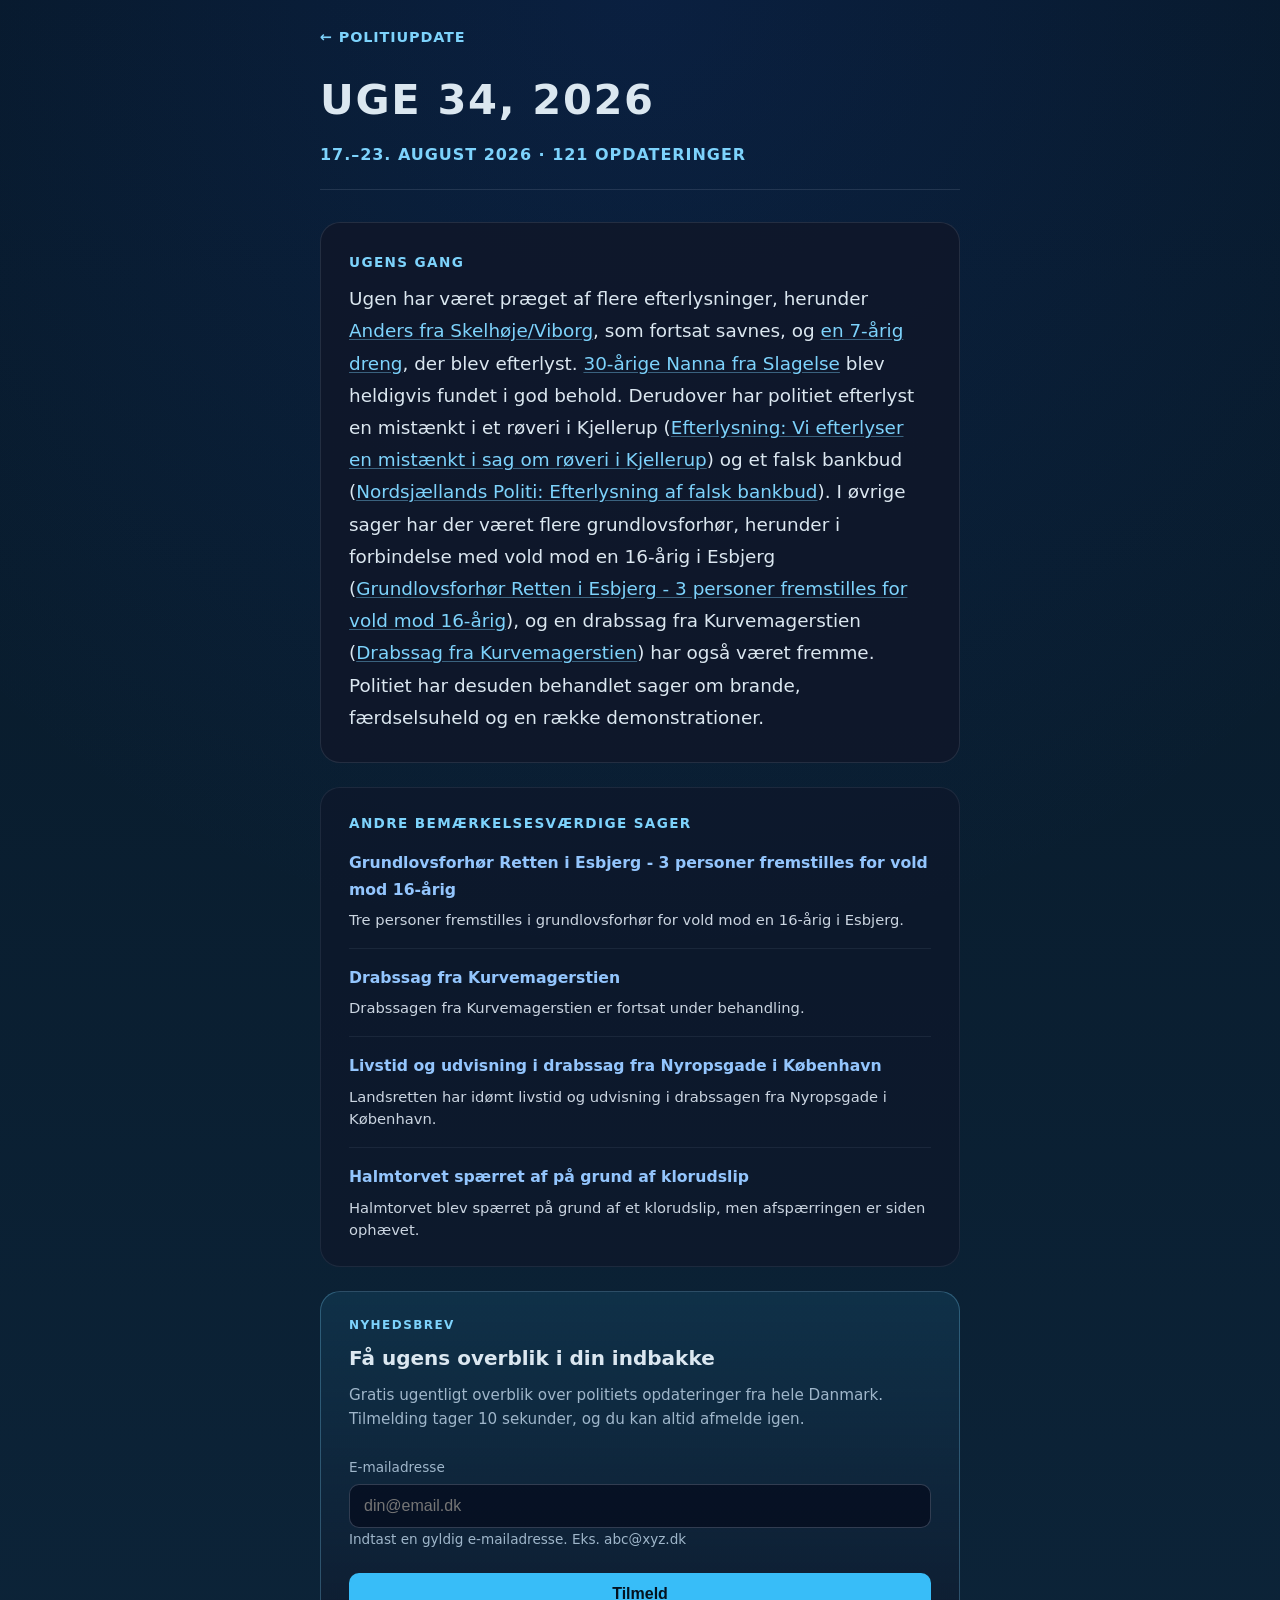
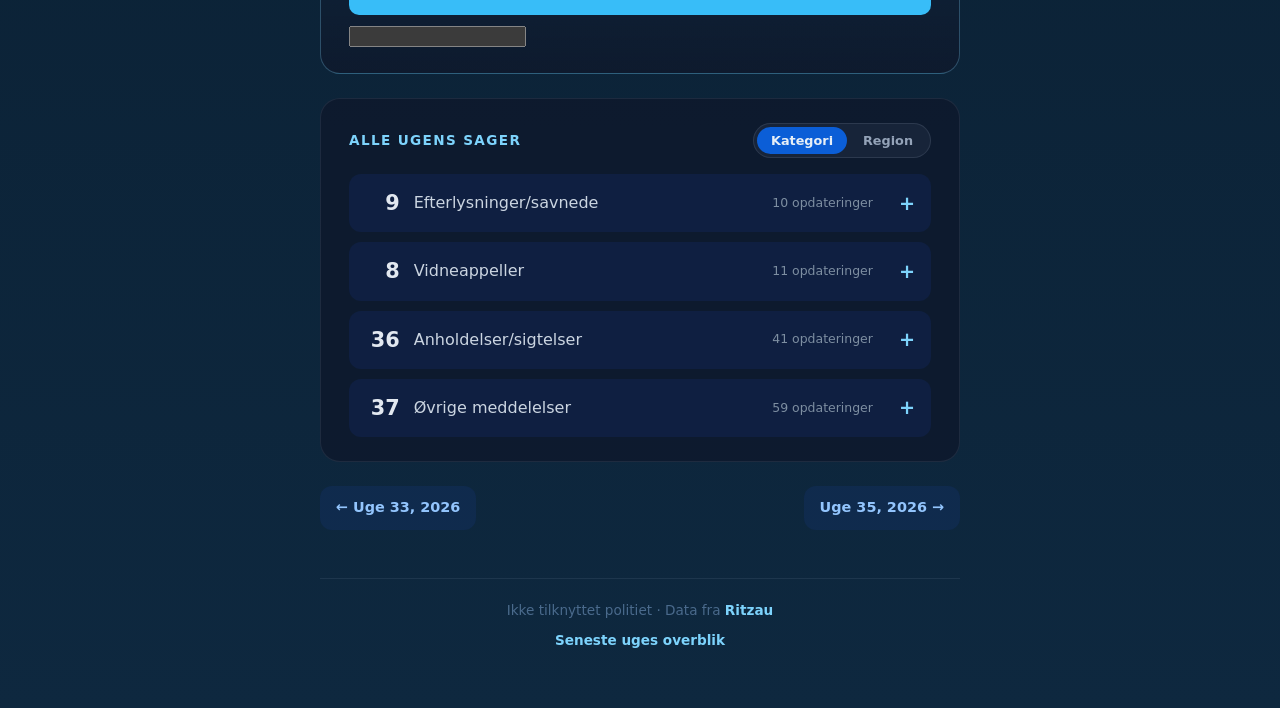
<file: website/uge/2026/34/index.html>
<!DOCTYPE html>
        <html lang="da">
        <head>
          <meta charset="UTF-8">
          <meta name="viewport" content="width=device-width, initial-scale=1.0">
          <title>Uge 34, 2026 — PolitiUpdate</title>
          <meta name="description" content="Ugens overblik over politiets opdateringer: 17.–23. august 2026 · 121 opdateringer — efterlysninger, anholdelser og øvrige sager fra hele Danmark.">
          <link rel="canonical" href="https://politiupdates.dk/uge/2026/34/">
          <meta property="og:type" content="article">
          <meta property="og:site_name" content="PolitiUpdate">
          <meta property="og:locale" content="da_DK">
          <meta property="og:title" content="Uge 34, 2026 — PolitiUpdate">
          <meta property="og:description" content="Ugens overblik over politiets opdateringer: 121 meddelelser fra hele Danmark.">
          <meta property="og:url" content="https://politiupdates.dk/uge/2026/34/">
          <meta property="og:image" content="https://politiupdates.dk/og-image.png">
          <meta property="og:image:width" content="1200">
          <meta property="og:image:height" content="630">
          <meta property="og:image:alt" content="PolitiUpdate — uge 34, 2026">
          <meta name="twitter:card" content="summary_large_image">
          <meta name="twitter:title" content="Uge 34, 2026 — PolitiUpdate">
          <meta name="twitter:description" content="Ugens overblik over politiets opdateringer: 121 meddelelser fra hele Danmark.">
          <meta name="twitter:image" content="https://politiupdates.dk/og-image.png">
          <link rel="icon" href="../../../favicon.svg" type="image/svg+xml">
          <link rel="stylesheet" href="../../../styles.css">
          <link rel="stylesheet" href="../../digest.css">
          <link rel="stylesheet" href="https://sibforms.com/forms/end-form/build/sib-styles.css">
        </head>
        <body>
          <div class="digest-shell">
            <header class="digest-header">
              <a class="back-link" href="../../../">PolitiUpdate</a>
              <h1>Uge 34, 2026</h1>
              <p class="digest-meta">17.–23. august 2026 · 121 opdateringer</p>
            </header>

            <main class="digest-main">
              <article class="digest-narrative">
                <h2>Ugens gang</h2>
                <p>Ugen har været præget af flere efterlysninger, herunder <a href="https://x.com/PolitiUpdate/status/2090446250084909183" target="_blank" rel="noopener">Anders fra Skelhøje/Viborg</a>, som fortsat savnes, og <a href="https://x.com/PolitiUpdate/status/2090511629138202732" target="_blank" rel="noopener">en 7-årig dreng</a>, der blev efterlyst. <a href="https://x.com/PolitiUpdate/status/2090493981667066143" target="_blank" rel="noopener">30-årige Nanna fra Slagelse</a> blev heldigvis fundet i god behold. Derudover har politiet efterlyst en mistænkt i et røveri i Kjellerup (<a href="https://x.com/PolitiUpdate/status/2089992897697579478" target="_blank" rel="noopener">Efterlysning: Vi efterlyser en mistænkt i sag om røveri i Kjellerup</a>) og et falsk bankbud (<a href="https://x.com/PolitiUpdate/status/2090054439407423519" target="_blank" rel="noopener">Nordsjællands Politi: Efterlysning af falsk bankbud</a>). I øvrige sager har der været flere grundlovsforhør, herunder i forbindelse med vold mod en 16-årig i Esbjerg (<a href="https://x.com/PolitiUpdate/status/2089617290967093746" target="_blank" rel="noopener">Grundlovsforhør Retten i Esbjerg - 3 personer fremstilles for vold mod 16-årig</a>), og en drabssag fra Kurvemagerstien (<a href="https://x.com/PolitiUpdate/status/2089627673077453187" target="_blank" rel="noopener">Drabssag fra Kurvemagerstien</a>) har også været fremme. Politiet har desuden behandlet sager om brande, færdselsuheld og en række demonstrationer.</p>
              </article>

              <section class="digest-notable">
                <h2>Andre bemærkelsesværdige sager</h2>
                <ul class="notable-list">
                  <li><a href="https://x.com/PolitiUpdate/status/2089617290967093746" target="_blank" rel="noopener">Grundlovsforhør Retten i Esbjerg - 3 personer fremstilles for vold mod 16-årig</a><p>Tre personer fremstilles i grundlovsforhør for vold mod en 16-årig i Esbjerg.</p></li>
<li><a href="https://x.com/PolitiUpdate/status/2089627673077453187" target="_blank" rel="noopener">Drabssag fra Kurvemagerstien</a><p>Drabssagen fra Kurvemagerstien er fortsat under behandling.</p></li>
<li><a href="https://x.com/PolitiUpdate/status/2090081429191541196" target="_blank" rel="noopener">Livstid og udvisning i drabssag fra Nyropsgade i København</a><p>Landsretten har idømt livstid og udvisning i drabssagen fra Nyropsgade i København.</p></li>
<li><a href="https://x.com/PolitiUpdate/status/2089608906897281451" target="_blank" rel="noopener">Halmtorvet spærret af på grund af klorudslip</a><p>Halmtorvet blev spærret på grund af et klorudslip, men afspærringen er siden ophævet.</p></li>
                </ul>
              </section>
              <section class="digest-signup">
                <p class="eyebrow">Nyhedsbrev</p>
                <h2>F&aring; ugens overblik i din indbakke</h2>
                <p class="digest-signup-copy">Gratis ugentligt overblik over politiets opdateringer fra hele Danmark. Tilmelding tager 10 sekunder, og du kan altid afmelde igen.</p>
              <div class="sib-form">
                <div id="sib-form-container" class="sib-form-container">
                  <div id="error-message" class="sib-form-message-panel" style="font-family:Helvetica, sans-serif; font-size:16px; text-align:left; color:#661d1d; background-color:#ffeded; border-color:#ff4949; border-radius:8px;">
                    <div class="sib-form-message-panel__text sib-form-message-panel__text--center">
                      <span class="sib-form-message-panel__inner-text">Din tilmelding kunne ikke gemmes. Prøv igen.</span>
                    </div>
                  </div>
                  <div id="success-message" class="sib-form-message-panel" style="font-family:Helvetica, sans-serif; font-size:16px; text-align:left; color:#085229; background-color:#e7faf0; border-color:#13ce66; border-radius:8px;">
                    <div class="sib-form-message-panel__text sib-form-message-panel__text--center">
                      <span class="sib-form-message-panel__inner-text">Din tilmelding er gennemført.</span>
                    </div>
                  </div>
                  <div id="sib-container" class="sib-container--large sib-container--vertical" style="direction:ltr">
                    <form id="sib-form" method="POST" action="https://2e5ae89a.sibforms.com/serve/[base64]" data-type="subscription">
                      <div style="padding: 8px 0;">
                        <div class="sib-input sib-form-block">
                          <div class="form__entry entry_block">
                            <div class="form__label-row">
                              <label class="entry__label" for="EMAIL" data-required="*">E-mailadresse</label>
                              <div class="entry__field">
                                <input class="input" type="text" id="EMAIL" name="EMAIL" autocomplete="off" value="" placeholder="din@email.dk" data-required="true" required />
                              </div>
                            </div>
                            <label class="entry__error entry__error--primary"></label>
                            <label class="entry__specification">Indtast en gyldig e-mailadresse. Eks. abc@xyz.dk</label>
                          </div>
                        </div>
                      </div>
                      <div style="padding: 8px 0;">
                        <div class="sib-form-block" style="text-align: left">
                          <button class="sib-form-block__button sib-form-block__button-with-loader" form="sib-form" type="submit">Tilmeld</button>
                        </div>
                      </div>
                      <input type="text" name="email_address_check" value="" class="input--hidden">
                      <input type="hidden" name="locale" value="en">
                    </form>
                  </div>
                </div>
              </div>
              </section>
              <section class="digest-breakdown" id="stats-section">
                <div class="stats-header">
                  <h2>Alle ugens sager</h2>
                  <div class="sort-toggle" role="group" aria-label="Sortér efter">
                    <button type="button" class="sort-btn active" data-sort="category">Kategori</button>
                    <button type="button" class="sort-btn" data-sort="region">Region</button>
                  </div>
                </div>
                <p class="breakdown-note"></p>
                <div class="cat-list" data-panel="category">
                  <details class="cat-item">
  <summary><span class="cat-count">9</span><span class="cat-label">Efterlysninger/savnede</span><span class="cat-meta">10 opdateringer</span></summary>
  <ul class="cat-item-list">
    <li><a class="case-row" href="https://x.com/PolitiUpdate/status/2089992897697579478" target="_blank" rel="noopener"><span class="case-row-title">Efterlysning: Vi efterlyser en mistænkt i sag om røveri i Kjellerup</span><span class="row-arrow" aria-hidden="true">→</span></a></li>
<li><a class="case-row" href="https://x.com/PolitiUpdate/status/2090054439407423519" target="_blank" rel="noopener"><span class="case-row-title">Nordsjællands Politi: Efterlysning af falsk bankbud</span><span class="row-arrow" aria-hidden="true">→</span></a></li>
<li><a class="case-row" href="https://x.com/PolitiUpdate/status/2090446250084909183" target="_blank" rel="noopener"><span class="case-row-title">Efterlysning - Viborg/Skelhøje: Har du set Anders?</span><span class="row-arrow" aria-hidden="true">→</span></a></li>
<li><a class="case-row" href="https://x.com/PolitiUpdate/status/2090493981667066143" target="_blank" rel="noopener"><span class="case-row-title">30-årige Nanna fra Slagelse fundet i god behold efter efterlysning</span><span class="row-arrow" aria-hidden="true">→</span></a></li>
<li><a class="case-row" href="https://x.com/PolitiUpdate/status/2090509564815036740" target="_blank" rel="noopener"><span class="case-row-title">Efterlysning - Viborg/Skelhøje: Har du set XX? (fundet)</span><span class="row-arrow" aria-hidden="true">→</span></a></li>
<li><a class="case-row" href="https://x.com/PolitiUpdate/status/2090514454836662292" target="_blank" rel="noopener"><span class="case-row-title">Efterlysning af 7-årig dreng</span><span class="row-meta">2 opdateringer</span><span class="row-arrow" aria-hidden="true">→</span></a></li>
<li><a class="case-row" href="https://x.com/PolitiUpdate/status/2091470029011488845" target="_blank" rel="noopener"><span class="case-row-title">Efterlysning</span><span class="row-arrow" aria-hidden="true">→</span></a></li>
<li><a class="case-row" href="https://x.com/PolitiUpdate/status/2091581390819401792" target="_blank" rel="noopener"><span class="case-row-title">efterlysning Herning</span><span class="row-arrow" aria-hidden="true">→</span></a></li>
<li><a class="case-row" href="https://x.com/PolitiUpdate/status/2091582681712918907" target="_blank" rel="noopener"><span class="case-row-title">Eftersøgning Herning - 8 årig dreng</span><span class="row-arrow" aria-hidden="true">→</span></a></li>
  </ul>
</details>
<details class="cat-item">
  <summary><span class="cat-count">8</span><span class="cat-label">Vidneappeller</span><span class="cat-meta">11 opdateringer</span></summary>
  <ul class="cat-item-list">
    <li><a class="case-row" href="https://x.com/PolitiUpdate/status/2089606004602507713" target="_blank" rel="noopener"><span class="case-row-title">Mistænkt for tyveri efterlyses</span><span class="row-arrow" aria-hidden="true">→</span></a></li>
<li><a class="case-row" href="https://x.com/PolitiUpdate/status/2089627643797029178" target="_blank" rel="noopener"><span class="case-row-title">Mistænkt for tyveri efterlyses (FUNDET)</span><span class="row-arrow" aria-hidden="true">→</span></a></li>
<li><a class="case-row" href="https://x.com/PolitiUpdate/status/2089654242340688331" target="_blank" rel="noopener"><span class="case-row-title">Cykeltyveri i Børkop: Politiet efterlyser mand</span><span class="row-arrow" aria-hidden="true">→</span></a></li>
<li><a class="case-row" href="https://x.com/PolitiUpdate/status/2089801613649285304" target="_blank" rel="noopener"><span class="case-row-title">Har du set Jan</span><span class="row-meta">2 opdateringer</span><span class="row-arrow" aria-hidden="true">→</span></a></li>
<li><a class="case-row" href="https://x.com/PolitiUpdate/status/2090474929456382167" target="_blank" rel="noopener"><span class="case-row-title">Politiet søger hjælp til at finde 30-årige Nanna fra Slagelseområdet</span><span class="row-arrow" aria-hidden="true">→</span></a></li>
<li><a class="case-row" href="https://x.com/PolitiUpdate/status/2090570039254770010" target="_blank" rel="noopener"><span class="case-row-title">Knivstikkeri i Herning</span><span class="row-meta">2 opdateringer</span><span class="row-arrow" aria-hidden="true">→</span></a></li>
<li><a class="case-row" href="https://x.com/PolitiUpdate/status/2090781171592691791" target="_blank" rel="noopener"><span class="case-row-title">Vi savner stadig Anders i Skelhøje/Viborg</span><span class="row-arrow" aria-hidden="true">→</span></a></li>
<li><a class="case-row" href="https://x.com/PolitiUpdate/status/2091388176715944132" target="_blank" rel="noopener"><span class="case-row-title">Herning: Vi undersøger mistænkeligt forhold ved Brændgårdsparken</span><span class="row-meta">2 opdateringer</span><span class="row-arrow" aria-hidden="true">→</span></a></li>
  </ul>
</details>
<details class="cat-item">
  <summary><span class="cat-count">36</span><span class="cat-label">Anholdelser/sigtelser</span><span class="cat-meta">41 opdateringer</span></summary>
  <ul class="cat-item-list">
    <li><a class="case-row" href="https://x.com/PolitiUpdate/status/2089250347546276172" target="_blank" rel="noopener"><span class="case-row-title">Grundlovsforhør ved Retten i Aarhus kl. 09.30</span><span class="row-arrow" aria-hidden="true">→</span></a></li>
<li><a class="case-row" href="https://x.com/PolitiUpdate/status/2089322147470827999" target="_blank" rel="noopener"><span class="case-row-title">43-årig mand idømt straksdom for våbenbesiddelse</span><span class="row-meta">2 opdateringer</span><span class="row-arrow" aria-hidden="true">→</span></a></li>
<li><a class="case-row" href="https://x.com/PolitiUpdate/status/2089342616420991357" target="_blank" rel="noopener"><span class="case-row-title">Kvinde idømt straksdom for indsmugling af khat</span><span class="row-arrow" aria-hidden="true">→</span></a></li>
<li><a class="case-row" href="https://x.com/PolitiUpdate/status/2089600113245376591" target="_blank" rel="noopener"><span class="case-row-title">Grundlovsforhør ved Retten i Aarhus kl. 10.15</span><span class="row-arrow" aria-hidden="true">→</span></a></li>
<li><a class="case-row" href="https://x.com/PolitiUpdate/status/2089970593664004320" target="_blank" rel="noopener"><span class="case-row-title">Grundlovsforhør ved Retten i Randers kl. 10.00</span><span class="row-meta">2 opdateringer</span><span class="row-arrow" aria-hidden="true">→</span></a></li>
<li><a class="case-row" href="https://x.com/PolitiUpdate/status/2089719932753981702" target="_blank" rel="noopener"><span class="case-row-title">Grundlovsforhør Retten i Esbjerg - 3 personer fremstilles for vold mod 16-årig</span><span class="row-meta">2 opdateringer</span><span class="row-arrow" aria-hidden="true">→</span></a></li>
<li><a class="case-row" href="https://x.com/PolitiUpdate/status/2089627673077453187" target="_blank" rel="noopener"><span class="case-row-title">Drabssag fra Kurvemagerstien</span><span class="row-arrow" aria-hidden="true">→</span></a></li>
<li><a class="case-row" href="https://x.com/PolitiUpdate/status/2089679058376491490" target="_blank" rel="noopener"><span class="case-row-title">21-årig kvinde anholdt i Københavns Lufthavn</span><span class="row-arrow" aria-hidden="true">→</span></a></li>
<li><a class="case-row" href="https://x.com/PolitiUpdate/status/2089709711256174671" target="_blank" rel="noopener"><span class="case-row-title">To har fået fængsling forlænget for drabsforsøg i Holbæk</span><span class="row-arrow" aria-hidden="true">→</span></a></li>
<li><a class="case-row" href="https://x.com/PolitiUpdate/status/2089719952966361524" target="_blank" rel="noopener"><span class="case-row-title">Tre unge mænd varetægtsfængslet i voldssag fra Esbjerg</span><span class="row-arrow" aria-hidden="true">→</span></a></li>
<li><a class="case-row" href="https://x.com/PolitiUpdate/status/2089724954199966030" target="_blank" rel="noopener"><span class="case-row-title">Varetægtsfængslet for besiddelse af pistol</span><span class="row-arrow" aria-hidden="true">→</span></a></li>
<li><a class="case-row" href="https://x.com/PolitiUpdate/status/2089785290206707756" target="_blank" rel="noopener"><span class="case-row-title">Rumænsk kvinde idømt 8 måneders fængsel for tricktyveri og databedrageri</span><span class="row-arrow" aria-hidden="true">→</span></a></li>
<li><a class="case-row" href="https://x.com/PolitiUpdate/status/2089972132780597741" target="_blank" rel="noopener"><span class="case-row-title">Grundlovsforhør i Retten i Randers kl. 09.30</span><span class="row-arrow" aria-hidden="true">→</span></a></li>
<li><a class="case-row" href="https://x.com/PolitiUpdate/status/2090085276718968976" target="_blank" rel="noopener"><span class="case-row-title">Grundlovsforhør klokken 12.00 i forbindelse med konflikt i Herning-området</span><span class="row-meta">2 opdateringer</span><span class="row-arrow" aria-hidden="true">→</span></a></li>
<li><a class="case-row" href="https://x.com/PolitiUpdate/status/2090049517148426464" target="_blank" rel="noopener"><span class="case-row-title">Aktion mod hvide bude</span><span class="row-arrow" aria-hidden="true">→</span></a></li>
<li><a class="case-row" href="https://x.com/PolitiUpdate/status/2090054465105842546" target="_blank" rel="noopener"><span class="case-row-title">Mand varetægtsfængslet for salg af narkotika</span><span class="row-arrow" aria-hidden="true">→</span></a></li>
<li><a class="case-row" href="https://x.com/PolitiUpdate/status/2090061137161355493" target="_blank" rel="noopener"><span class="case-row-title">Kvinde varetægtsfængslet for butikstyveri</span><span class="row-arrow" aria-hidden="true">→</span></a></li>
<li><a class="case-row" href="https://x.com/PolitiUpdate/status/2090333258961826042" target="_blank" rel="noopener"><span class="case-row-title">Grundlovsforhør Retten i Sønderborg - særdeles grov vold</span><span class="row-arrow" aria-hidden="true">→</span></a></li>
<li><a class="case-row" href="https://x.com/PolitiUpdate/status/2090343149575319738" target="_blank" rel="noopener"><span class="case-row-title">Mistænkte for tricktyveri i grundlovsforhør</span><span class="row-arrow" aria-hidden="true">→</span></a></li>
<li><a class="case-row" href="https://x.com/PolitiUpdate/status/2090343551720911056" target="_blank" rel="noopener"><span class="case-row-title">Grundlovsforhør ved Retten i Kolding kl. 11.00</span><span class="row-arrow" aria-hidden="true">→</span></a></li>
<li><a class="case-row" href="https://x.com/PolitiUpdate/status/2090373447868461390" target="_blank" rel="noopener"><span class="case-row-title">Grundlovsforhør ved Retten i Aarhus - formentligt kl. 12.30</span><span class="row-arrow" aria-hidden="true">→</span></a></li>
<li><a class="case-row" href="https://x.com/PolitiUpdate/status/2090373472040226929" target="_blank" rel="noopener"><span class="case-row-title">Grundlovsforhør ved Retten i Aarhus kl. 11.00</span><span class="row-arrow" aria-hidden="true">→</span></a></li>
<li><a class="case-row" href="https://x.com/PolitiUpdate/status/2090374384766869721" target="_blank" rel="noopener"><span class="case-row-title">Grundlovsforhør ved Retten i Aarhus kl. 10.00</span><span class="row-arrow" aria-hidden="true">→</span></a></li>
<li><a class="case-row" href="https://x.com/PolitiUpdate/status/2090412705282970045" target="_blank" rel="noopener"><span class="case-row-title">To mænd sigtet for groft hærværk på metrotog</span><span class="row-arrow" aria-hidden="true">→</span></a></li>
<li><a class="case-row" href="https://x.com/PolitiUpdate/status/2090575962765496361" target="_blank" rel="noopener"><span class="case-row-title">Knivstikkeri i Herning</span><span class="row-arrow" aria-hidden="true">→</span></a></li>
<li><a class="case-row" href="https://x.com/PolitiUpdate/status/2090698903696073030" target="_blank" rel="noopener"><span class="case-row-title">Grundlovsforhør kl. 10.30 ved Retten i Kolding</span><span class="row-arrow" aria-hidden="true">→</span></a></li>
<li><a class="case-row" href="https://x.com/PolitiUpdate/status/2090709225349718387" target="_blank" rel="noopener"><span class="case-row-title">17-årig fremstilles for knivstik i Kastrup</span><span class="row-arrow" aria-hidden="true">→</span></a></li>
<li><a class="case-row" href="https://x.com/PolitiUpdate/status/2090760567325864110" target="_blank" rel="noopener"><span class="case-row-title">17-årig mand varetægtsfænglet for vidnetrusler</span><span class="row-arrow" aria-hidden="true">→</span></a></li>
<li><a class="case-row" href="https://x.com/PolitiUpdate/status/2090760704278290653" target="_blank" rel="noopener"><span class="case-row-title">17-årig mand varetægtsfængslet for vidnetrusler</span><span class="row-arrow" aria-hidden="true">→</span></a></li>
<li><a class="case-row" href="https://x.com/PolitiUpdate/status/2090765574427246765" target="_blank" rel="noopener"><span class="case-row-title">Varetægtsfængslet for forsøg på manddrab i Herning</span><span class="row-arrow" aria-hidden="true">→</span></a></li>
<li><a class="case-row" href="https://x.com/PolitiUpdate/status/2090770875918475475" target="_blank" rel="noopener"><span class="case-row-title">Yderligere to sigtet for vold på Islands Brygge</span><span class="row-meta">2 opdateringer</span><span class="row-arrow" aria-hidden="true">→</span></a></li>
<li><a class="case-row" href="https://x.com/PolitiUpdate/status/2090776649008820579" target="_blank" rel="noopener"><span class="case-row-title">Indbrud i villa i Kastrup</span><span class="row-arrow" aria-hidden="true">→</span></a></li>
<li><a class="case-row" href="https://x.com/PolitiUpdate/status/2090811954336313771" target="_blank" rel="noopener"><span class="case-row-title">To fængslet i narkosag fra Ringsted</span><span class="row-arrow" aria-hidden="true">→</span></a></li>
<li><a class="case-row" href="https://x.com/PolitiUpdate/status/2090883689991549431" target="_blank" rel="noopener"><span class="case-row-title">Mand anholdt efter anmeldelse fra 10-årig pige i Vindinge</span><span class="row-arrow" aria-hidden="true">→</span></a></li>
<li><a class="case-row" href="https://x.com/PolitiUpdate/status/2091233994650366328" target="_blank" rel="noopener"><span class="case-row-title">Herning: Vi undersøger mistænkeligt forhold ved Brændgårdsparken</span><span class="row-arrow" aria-hidden="true">→</span></a></li>
<li><a class="case-row" href="https://x.com/PolitiUpdate/status/2091592945942299039" target="_blank" rel="noopener"><span class="case-row-title">Brand i Sdr. Omme Fængsel</span><span class="row-arrow" aria-hidden="true">→</span></a></li>
  </ul>
</details>
<details class="cat-item">
  <summary><span class="cat-count">37</span><span class="cat-label">Øvrige meddelelser</span><span class="cat-meta">59 opdateringer</span></summary>
  <ul class="cat-item-list">
    <li><a class="case-row" href="https://x.com/PolitiUpdate/status/2089338762077868034" target="_blank" rel="noopener"><span class="case-row-title">Fartkontrol Hjerting Skole</span><span class="row-arrow" aria-hidden="true">→</span></a></li>
<li><a class="case-row" href="https://x.com/PolitiUpdate/status/2089363037593756129" target="_blank" rel="noopener"><span class="case-row-title">Mand idømt fængsel i 2 år og 9 måneder for at have transporteret kokain nogle få hundrede meter</span><span class="row-arrow" aria-hidden="true">→</span></a></li>
<li><a class="case-row" href="https://x.com/PolitiUpdate/status/2089586375960203301" target="_blank" rel="noopener"><span class="case-row-title">Midlertidigt militært område på Aarhus Havn</span><span class="row-arrow" aria-hidden="true">→</span></a></li>
<li><a class="case-row" href="https://x.com/PolitiUpdate/status/2089622088965603346" target="_blank" rel="noopener"><span class="case-row-title">Halmtorvet spærret af på grund af klorudslip</span><span class="row-meta">2 opdateringer</span><span class="row-arrow" aria-hidden="true">→</span></a></li>
<li><a class="case-row" href="https://x.com/PolitiUpdate/status/2089617318490096023" target="_blank" rel="noopener"><span class="case-row-title">Færdselsuheld på Bredsten Landevej ved Langelund</span><span class="row-arrow" aria-hidden="true">→</span></a></li>
<li><a class="case-row" href="https://x.com/PolitiUpdate/status/2089628337148989614" target="_blank" rel="noopener"><span class="case-row-title">Afspærring ved Halmtorvet er ophævet</span><span class="row-arrow" aria-hidden="true">→</span></a></li>
<li><a class="case-row" href="https://x.com/PolitiUpdate/status/2089637968554459427" target="_blank" rel="noopener"><span class="case-row-title">83 cyklister fik bøde for at køre mod ensretningen ved Teaterpassagen</span><span class="row-arrow" aria-hidden="true">→</span></a></li>
<li><a class="case-row" href="https://x.com/PolitiUpdate/status/2089658485143421297" target="_blank" rel="noopener"><span class="case-row-title">Cykeltyveri i Børkop: Politiet efterlyser mand</span><span class="row-arrow" aria-hidden="true">→</span></a></li>
<li><a class="case-row" href="https://x.com/PolitiUpdate/status/2089679037585297836" target="_blank" rel="noopener"><span class="case-row-title">Gårdbrand</span><span class="row-arrow" aria-hidden="true">→</span></a></li>
<li><a class="case-row" href="https://x.com/PolitiUpdate/status/2089703826202960169" target="_blank" rel="noopener"><span class="case-row-title">Arbejdsulykke i Outrup</span><span class="row-arrow" aria-hidden="true">→</span></a></li>
<li><a class="case-row" href="https://x.com/PolitiUpdate/status/2090064735505113384" target="_blank" rel="noopener"><span class="case-row-title">Brand i sættevogn på Fynske Motorvej</span><span class="row-meta">3 opdateringer</span><span class="row-arrow" aria-hidden="true">→</span></a></li>
<li><a class="case-row" href="https://x.com/PolitiUpdate/status/2090042573650047095" target="_blank" rel="noopener"><span class="case-row-title">Et kilo kokain udløser straksdom</span><span class="row-arrow" aria-hidden="true">→</span></a></li>
<li><a class="case-row" href="https://x.com/PolitiUpdate/status/2090051839740031129" target="_blank" rel="noopener"><span class="case-row-title">Brand i lastbil</span><span class="row-meta">2 opdateringer</span><span class="row-arrow" aria-hidden="true">→</span></a></li>
<li><a class="case-row" href="https://x.com/PolitiUpdate/status/2090075011554140653" target="_blank" rel="noopener"><span class="case-row-title">Landsrettens dom i Fakturasagen kommer ikke for Højesteret</span><span class="row-arrow" aria-hidden="true">→</span></a></li>
<li><a class="case-row" href="https://x.com/PolitiUpdate/status/2090081429191541196" target="_blank" rel="noopener"><span class="case-row-title">Livstid og udvisning i drabssag fra Nyropsgade i København</span><span class="row-arrow" aria-hidden="true">→</span></a></li>
<li><a class="case-row" href="https://x.com/PolitiUpdate/status/2090322023616799045" target="_blank" rel="noopener"><span class="case-row-title">Fremstilling ved Retten i Horsens kl. 10.00</span><span class="row-arrow" aria-hidden="true">→</span></a></li>
<li><a class="case-row" href="https://x.com/PolitiUpdate/status/2090322937396253012" target="_blank" rel="noopener"><span class="case-row-title">Sagen om terrænregulering ved Vejle Fjord er afsluttet</span><span class="row-arrow" aria-hidden="true">→</span></a></li>
<li><a class="case-row" href="https://x.com/PolitiUpdate/status/2090364060676309269" target="_blank" rel="noopener"><span class="case-row-title">Brand i rækkehuse i Greve</span><span class="row-meta">2 opdateringer</span><span class="row-arrow" aria-hidden="true">→</span></a></li>
<li><a class="case-row" href="https://x.com/PolitiUpdate/status/2090324122589180340" target="_blank" rel="noopener"><span class="case-row-title">Efterlyst mand fra bankbudssag er identificeret</span><span class="row-arrow" aria-hidden="true">→</span></a></li>
<li><a class="case-row" href="https://x.com/PolitiUpdate/status/2090473497634234413" target="_blank" rel="noopener"><span class="case-row-title">Demonstration ved Havneholmen</span><span class="row-meta">3 opdateringer</span><span class="row-arrow" aria-hidden="true">→</span></a></li>
<li><a class="case-row" href="https://x.com/PolitiUpdate/status/2090416334559695001" target="_blank" rel="noopener"><span class="case-row-title">Grundlovsforhør Retten i Sønderborg - særdeles grov vold</span><span class="row-arrow" aria-hidden="true">→</span></a></li>
<li><a class="case-row" href="https://x.com/PolitiUpdate/status/2090463362690044029" target="_blank" rel="noopener"><span class="case-row-title">Færdselsuheld Øresundsmotorvejen retning mod Sverige. Begge spor spærret.</span><span class="row-meta">2 opdateringer</span><span class="row-arrow" aria-hidden="true">→</span></a></li>
<li><a class="case-row" href="https://x.com/PolitiUpdate/status/2090571325605830933" target="_blank" rel="noopener"><span class="case-row-title">Knivstikkeri i Herning</span><span class="row-meta">3 opdateringer</span><span class="row-arrow" aria-hidden="true">→</span></a></li>
<li><a class="case-row" href="https://x.com/PolitiUpdate/status/2090668060776796330" target="_blank" rel="noopener"><span class="case-row-title">Midlertidigt militært område på Rømø</span><span class="row-arrow" aria-hidden="true">→</span></a></li>
<li><a class="case-row" href="https://x.com/PolitiUpdate/status/2090698924290146445" target="_blank" rel="noopener"><span class="case-row-title">Sprængning på Tagensvej</span><span class="row-meta">2 opdateringer</span><span class="row-arrow" aria-hidden="true">→</span></a></li>
<li><a class="case-row" href="https://x.com/PolitiUpdate/status/2090746229932323204" target="_blank" rel="noopener"><span class="case-row-title">Århusvej i Galten er spærret pga. færdselsuheld</span><span class="row-meta">3 opdateringer</span><span class="row-arrow" aria-hidden="true">→</span></a></li>
<li><a class="case-row" href="https://x.com/PolitiUpdate/status/2090750230308553174" target="_blank" rel="noopener"><span class="case-row-title">Færdselspoliti er lige nu ved Rømø/Skærbæk</span><span class="row-arrow" aria-hidden="true">→</span></a></li>
<li><a class="case-row" href="https://x.com/PolitiUpdate/status/2090756540282396990" target="_blank" rel="noopener"><span class="case-row-title">Demonstration ved Esplanaden</span><span class="row-arrow" aria-hidden="true">→</span></a></li>
<li><a class="case-row" href="https://x.com/PolitiUpdate/status/2090760546631234005" target="_blank" rel="noopener"><span class="case-row-title">22-årig mand idømt fængsel i 3 år for besiddelse af pistol og hash</span><span class="row-arrow" aria-hidden="true">→</span></a></li>
<li><a class="case-row" href="https://x.com/PolitiUpdate/status/2090914413121609991" target="_blank" rel="noopener"><span class="case-row-title">Mistænkeligt forhold i Knebel</span><span class="row-arrow" aria-hidden="true">→</span></a></li>
<li><a class="case-row" href="https://x.com/PolitiUpdate/status/2091153293485740324" target="_blank" rel="noopener"><span class="case-row-title">Tilkørsel til Lakolk Strand på Rømø lukkes klokken 14</span><span class="row-arrow" aria-hidden="true">→</span></a></li>
<li><a class="case-row" href="https://x.com/PolitiUpdate/status/2091170601243443299" target="_blank" rel="noopener"><span class="case-row-title">Brand i Bjergholdt</span><span class="row-meta">2 opdateringer</span><span class="row-arrow" aria-hidden="true">→</span></a></li>
<li><a class="case-row" href="https://x.com/PolitiUpdate/status/2091275493547081746" target="_blank" rel="noopener"><span class="case-row-title">Herning: Vi undersøger mistænkeligt forhold ved Brændgårdsparken</span><span class="row-meta">7 opdateringer</span><span class="row-arrow" aria-hidden="true">→</span></a></li>
<li><a class="case-row" href="https://x.com/PolitiUpdate/status/2091269137398124745" target="_blank" rel="noopener"><span class="case-row-title">Maritim indsats</span><span class="row-arrow" aria-hidden="true">→</span></a></li>
<li><a class="case-row" href="https://x.com/PolitiUpdate/status/2091466427027050698" target="_blank" rel="noopener"><span class="case-row-title">Politiet er til stede i Haderslev</span><span class="row-arrow" aria-hidden="true">→</span></a></li>
<li><a class="case-row" href="https://x.com/PolitiUpdate/status/2091619368123965440" target="_blank" rel="noopener"><span class="case-row-title">Omkørsel</span><span class="row-meta">3 opdateringer</span><span class="row-arrow" aria-hidden="true">→</span></a></li>
<li><a class="case-row" href="https://x.com/PolitiUpdate/status/2091627318351688061" target="_blank" rel="noopener"><span class="case-row-title">Brand i Sdr. Omme Fængsel</span><span class="row-arrow" aria-hidden="true">→</span></a></li>
  </ul>
</details>
                </div>
                <div class="cat-list" data-panel="region" hidden>
                  <details class="cat-item">
  <summary><span class="cat-count">2</span><span class="cat-label">Anklagemyndigheden ved Midt-</span></summary>
  <ul class="cat-item-list">
    <li><a class="case-row" href="https://x.com/PolitiUpdate/status/2089709711256174671" target="_blank" rel="noopener"><span class="case-row-title">To har fået fængsling forlænget for drabsforsøg i Holbæk</span><span class="row-arrow" aria-hidden="true">→</span></a></li>
<li><a class="case-row" href="https://x.com/PolitiUpdate/status/2090811954336313771" target="_blank" rel="noopener"><span class="case-row-title">To fængslet i narkosag fra Ringsted</span><span class="row-arrow" aria-hidden="true">→</span></a></li>
  </ul>
</details>
<details class="cat-item">
  <summary><span class="cat-count">4</span><span class="cat-label">Fyn</span><span class="cat-meta">7 opdateringer</span></summary>
  <ul class="cat-item-list">
    <li><a class="case-row" href="https://x.com/PolitiUpdate/status/2090514454836662292" target="_blank" rel="noopener"><span class="case-row-title">Efterlysning af 7-årig dreng</span><span class="row-meta">2 opdateringer</span><span class="row-arrow" aria-hidden="true">→</span></a></li>
<li><a class="case-row" href="https://x.com/PolitiUpdate/status/2090343149575319738" target="_blank" rel="noopener"><span class="case-row-title">Mistænkte for tricktyveri i grundlovsforhør</span><span class="row-arrow" aria-hidden="true">→</span></a></li>
<li><a class="case-row" href="https://x.com/PolitiUpdate/status/2089679037585297836" target="_blank" rel="noopener"><span class="case-row-title">Gårdbrand</span><span class="row-arrow" aria-hidden="true">→</span></a></li>
<li><a class="case-row" href="https://x.com/PolitiUpdate/status/2090064735505113384" target="_blank" rel="noopener"><span class="case-row-title">Brand i sættevogn på Fynske Motorvej</span><span class="row-meta">3 opdateringer</span><span class="row-arrow" aria-hidden="true">→</span></a></li>
  </ul>
</details>
<details class="cat-item">
  <summary><span class="cat-count">18</span><span class="cat-label">København</span><span class="cat-meta">24 opdateringer</span></summary>
  <ul class="cat-item-list">
    <li><a class="case-row" href="https://x.com/PolitiUpdate/status/2089342616420991357" target="_blank" rel="noopener"><span class="case-row-title">Kvinde idømt straksdom for indsmugling af khat</span><span class="row-arrow" aria-hidden="true">→</span></a></li>
<li><a class="case-row" href="https://x.com/PolitiUpdate/status/2089627673077453187" target="_blank" rel="noopener"><span class="case-row-title">Drabssag fra Kurvemagerstien</span><span class="row-arrow" aria-hidden="true">→</span></a></li>
<li><a class="case-row" href="https://x.com/PolitiUpdate/status/2089679058376491490" target="_blank" rel="noopener"><span class="case-row-title">21-årig kvinde anholdt i Københavns Lufthavn</span><span class="row-arrow" aria-hidden="true">→</span></a></li>
<li><a class="case-row" href="https://x.com/PolitiUpdate/status/2089724954199966030" target="_blank" rel="noopener"><span class="case-row-title">Varetægtsfængslet for besiddelse af pistol</span><span class="row-arrow" aria-hidden="true">→</span></a></li>
<li><a class="case-row" href="https://x.com/PolitiUpdate/status/2090049517148426464" target="_blank" rel="noopener"><span class="case-row-title">Aktion mod hvide bude</span><span class="row-arrow" aria-hidden="true">→</span></a></li>
<li><a class="case-row" href="https://x.com/PolitiUpdate/status/2090054465105842546" target="_blank" rel="noopener"><span class="case-row-title">Mand varetægtsfængslet for salg af narkotika</span><span class="row-arrow" aria-hidden="true">→</span></a></li>
<li><a class="case-row" href="https://x.com/PolitiUpdate/status/2090061137161355493" target="_blank" rel="noopener"><span class="case-row-title">Kvinde varetægtsfængslet for butikstyveri</span><span class="row-arrow" aria-hidden="true">→</span></a></li>
<li><a class="case-row" href="https://x.com/PolitiUpdate/status/2090412705282970045" target="_blank" rel="noopener"><span class="case-row-title">To mænd sigtet for groft hærværk på metrotog</span><span class="row-arrow" aria-hidden="true">→</span></a></li>
<li><a class="case-row" href="https://x.com/PolitiUpdate/status/2090709225349718387" target="_blank" rel="noopener"><span class="case-row-title">17-årig fremstilles for knivstik i Kastrup</span><span class="row-arrow" aria-hidden="true">→</span></a></li>
<li><a class="case-row" href="https://x.com/PolitiUpdate/status/2090770875918475475" target="_blank" rel="noopener"><span class="case-row-title">Yderligere to sigtet for vold på Islands Brygge</span><span class="row-meta">2 opdateringer</span><span class="row-arrow" aria-hidden="true">→</span></a></li>
<li><a class="case-row" href="https://x.com/PolitiUpdate/status/2090776649008820579" target="_blank" rel="noopener"><span class="case-row-title">Indbrud i villa i Kastrup</span><span class="row-arrow" aria-hidden="true">→</span></a></li>
<li><a class="case-row" href="https://x.com/PolitiUpdate/status/2089622088965603346" target="_blank" rel="noopener"><span class="case-row-title">Halmtorvet spærret af på grund af klorudslip</span><span class="row-meta">2 opdateringer</span><span class="row-arrow" aria-hidden="true">→</span></a></li>
<li><a class="case-row" href="https://x.com/PolitiUpdate/status/2089628337148989614" target="_blank" rel="noopener"><span class="case-row-title">Afspærring ved Halmtorvet er ophævet</span><span class="row-arrow" aria-hidden="true">→</span></a></li>
<li><a class="case-row" href="https://x.com/PolitiUpdate/status/2089637968554459427" target="_blank" rel="noopener"><span class="case-row-title">83 cyklister fik bøde for at køre mod ensretningen ved Teaterpassagen</span><span class="row-arrow" aria-hidden="true">→</span></a></li>
<li><a class="case-row" href="https://x.com/PolitiUpdate/status/2090473497634234413" target="_blank" rel="noopener"><span class="case-row-title">Demonstration ved Havneholmen</span><span class="row-meta">3 opdateringer</span><span class="row-arrow" aria-hidden="true">→</span></a></li>
<li><a class="case-row" href="https://x.com/PolitiUpdate/status/2090463362690044029" target="_blank" rel="noopener"><span class="case-row-title">Færdselsuheld Øresundsmotorvejen retning mod Sverige. Begge spor spærret.</span><span class="row-meta">2 opdateringer</span><span class="row-arrow" aria-hidden="true">→</span></a></li>
<li><a class="case-row" href="https://x.com/PolitiUpdate/status/2090698924290146445" target="_blank" rel="noopener"><span class="case-row-title">Sprængning på Tagensvej</span><span class="row-meta">2 opdateringer</span><span class="row-arrow" aria-hidden="true">→</span></a></li>
<li><a class="case-row" href="https://x.com/PolitiUpdate/status/2090756540282396990" target="_blank" rel="noopener"><span class="case-row-title">Demonstration ved Esplanaden</span><span class="row-arrow" aria-hidden="true">→</span></a></li>
  </ul>
</details>
<details class="cat-item">
  <summary><span class="cat-count">11</span><span class="cat-label">Midt/Vestjylland</span><span class="cat-meta">26 opdateringer</span></summary>
  <ul class="cat-item-list">
    <li><a class="case-row" href="https://x.com/PolitiUpdate/status/2089992897697579478" target="_blank" rel="noopener"><span class="case-row-title">Efterlysning: Vi efterlyser en mistænkt i sag om røveri i Kjellerup</span><span class="row-arrow" aria-hidden="true">→</span></a></li>
<li><a class="case-row" href="https://x.com/PolitiUpdate/status/2090446250084909183" target="_blank" rel="noopener"><span class="case-row-title">Efterlysning - Viborg/Skelhøje: Har du set Anders?</span><span class="row-arrow" aria-hidden="true">→</span></a></li>
<li><a class="case-row" href="https://x.com/PolitiUpdate/status/2090509564815036740" target="_blank" rel="noopener"><span class="case-row-title">Efterlysning - Viborg/Skelhøje: Har du set XX? (fundet)</span><span class="row-arrow" aria-hidden="true">→</span></a></li>
<li><a class="case-row" href="https://x.com/PolitiUpdate/status/2091581390819401792" target="_blank" rel="noopener"><span class="case-row-title">efterlysning Herning</span><span class="row-arrow" aria-hidden="true">→</span></a></li>
<li><a class="case-row" href="https://x.com/PolitiUpdate/status/2091582681712918907" target="_blank" rel="noopener"><span class="case-row-title">Eftersøgning Herning - 8 årig dreng</span><span class="row-arrow" aria-hidden="true">→</span></a></li>
<li><a class="case-row" href="https://x.com/PolitiUpdate/status/2090571325605830933" target="_blank" rel="noopener"><span class="case-row-title">Knivstikkeri i Herning</span><span class="row-meta">6 opdateringer</span><span class="row-arrow" aria-hidden="true">→</span></a></li>
<li><a class="case-row" href="https://x.com/PolitiUpdate/status/2090781171592691791" target="_blank" rel="noopener"><span class="case-row-title">Vi savner stadig Anders i Skelhøje/Viborg</span><span class="row-arrow" aria-hidden="true">→</span></a></li>
<li><a class="case-row" href="https://x.com/PolitiUpdate/status/2091275493547081746" target="_blank" rel="noopener"><span class="case-row-title">Herning: Vi undersøger mistænkeligt forhold ved Brændgårdsparken</span><span class="row-meta">10 opdateringer</span><span class="row-arrow" aria-hidden="true">→</span></a></li>
<li><a class="case-row" href="https://x.com/PolitiUpdate/status/2089785290206707756" target="_blank" rel="noopener"><span class="case-row-title">Rumænsk kvinde idømt 8 måneders fængsel for tricktyveri og databedrageri</span><span class="row-arrow" aria-hidden="true">→</span></a></li>
<li><a class="case-row" href="https://x.com/PolitiUpdate/status/2090085276718968976" target="_blank" rel="noopener"><span class="case-row-title">Grundlovsforhør klokken 12.00 i forbindelse med konflikt i Herning-området</span><span class="row-meta">2 opdateringer</span><span class="row-arrow" aria-hidden="true">→</span></a></li>
<li><a class="case-row" href="https://x.com/PolitiUpdate/status/2090765574427246765" target="_blank" rel="noopener"><span class="case-row-title">Varetægtsfængslet for forsøg på manddrab i Herning</span><span class="row-arrow" aria-hidden="true">→</span></a></li>
  </ul>
</details>
<details class="cat-item">
  <summary><span class="cat-count">3</span><span class="cat-label">Midt/Vestsjælland</span><span class="cat-meta">4 opdateringer</span></summary>
  <ul class="cat-item-list">
    <li><a class="case-row" href="https://x.com/PolitiUpdate/status/2090883689991549431" target="_blank" rel="noopener"><span class="case-row-title">Mand anholdt efter anmeldelse fra 10-årig pige i Vindinge</span><span class="row-arrow" aria-hidden="true">→</span></a></li>
<li><a class="case-row" href="https://x.com/PolitiUpdate/status/2090042573650047095" target="_blank" rel="noopener"><span class="case-row-title">Et kilo kokain udløser straksdom</span><span class="row-arrow" aria-hidden="true">→</span></a></li>
<li><a class="case-row" href="https://x.com/PolitiUpdate/status/2090364060676309269" target="_blank" rel="noopener"><span class="case-row-title">Brand i rækkehuse i Greve</span><span class="row-meta">2 opdateringer</span><span class="row-arrow" aria-hidden="true">→</span></a></li>
  </ul>
</details>
<details class="cat-item">
  <summary><span class="cat-count">5</span><span class="cat-label">Nordjylland</span><span class="cat-meta">6 opdateringer</span></summary>
  <ul class="cat-item-list">
    <li><a class="case-row" href="https://x.com/PolitiUpdate/status/2089801613649285304" target="_blank" rel="noopener"><span class="case-row-title">Har du set Jan</span><span class="row-meta">2 opdateringer</span><span class="row-arrow" aria-hidden="true">→</span></a></li>
<li><a class="case-row" href="https://x.com/PolitiUpdate/status/2090760567325864110" target="_blank" rel="noopener"><span class="case-row-title">17-årig mand varetægtsfænglet for vidnetrusler</span><span class="row-arrow" aria-hidden="true">→</span></a></li>
<li><a class="case-row" href="https://x.com/PolitiUpdate/status/2090760704278290653" target="_blank" rel="noopener"><span class="case-row-title">17-årig mand varetægtsfængslet for vidnetrusler</span><span class="row-arrow" aria-hidden="true">→</span></a></li>
<li><a class="case-row" href="https://x.com/PolitiUpdate/status/2089363037593756129" target="_blank" rel="noopener"><span class="case-row-title">Mand idømt fængsel i 2 år og 9 måneder for at have transporteret kokain nogle få hundrede meter</span><span class="row-arrow" aria-hidden="true">→</span></a></li>
<li><a class="case-row" href="https://x.com/PolitiUpdate/status/2090760546631234005" target="_blank" rel="noopener"><span class="case-row-title">22-årig mand idømt fængsel i 3 år for besiddelse af pistol og hash</span><span class="row-arrow" aria-hidden="true">→</span></a></li>
  </ul>
</details>
<details class="cat-item">
  <summary><span class="cat-count">3</span><span class="cat-label">Nordsjælland</span></summary>
  <ul class="cat-item-list">
    <li><a class="case-row" href="https://x.com/PolitiUpdate/status/2090054439407423519" target="_blank" rel="noopener"><span class="case-row-title">Nordsjællands Politi: Efterlysning af falsk bankbud</span><span class="row-arrow" aria-hidden="true">→</span></a></li>
<li><a class="case-row" href="https://x.com/PolitiUpdate/status/2089606004602507713" target="_blank" rel="noopener"><span class="case-row-title">Mistænkt for tyveri efterlyses</span><span class="row-arrow" aria-hidden="true">→</span></a></li>
<li><a class="case-row" href="https://x.com/PolitiUpdate/status/2089627643797029178" target="_blank" rel="noopener"><span class="case-row-title">Mistænkt for tyveri efterlyses (FUNDET)</span><span class="row-arrow" aria-hidden="true">→</span></a></li>
  </ul>
</details>
<details class="cat-item">
  <summary><span class="cat-count">1</span><span class="cat-label">Rigsadvokaten</span></summary>
  <ul class="cat-item-list">
    <li><a class="case-row" href="https://x.com/PolitiUpdate/status/2090075011554140653" target="_blank" rel="noopener"><span class="case-row-title">Landsrettens dom i Fakturasagen kommer ikke for Højesteret</span><span class="row-arrow" aria-hidden="true">→</span></a></li>
  </ul>
</details>
<details class="cat-item">
  <summary><span class="cat-count">1</span><span class="cat-label">Statsadvokaten i København</span></summary>
  <ul class="cat-item-list">
    <li><a class="case-row" href="https://x.com/PolitiUpdate/status/2090081429191541196" target="_blank" rel="noopener"><span class="case-row-title">Livstid og udvisning i drabssag fra Nyropsgade i København</span><span class="row-arrow" aria-hidden="true">→</span></a></li>
  </ul>
</details>
<details class="cat-item">
  <summary><span class="cat-count">13</span><span class="cat-label">Sydjylland</span><span class="cat-meta">19 opdateringer</span></summary>
  <ul class="cat-item-list">
    <li><a class="case-row" href="https://x.com/PolitiUpdate/status/2089322147470827999" target="_blank" rel="noopener"><span class="case-row-title">43-årig mand idømt straksdom for våbenbesiddelse</span><span class="row-meta">2 opdateringer</span><span class="row-arrow" aria-hidden="true">→</span></a></li>
<li><a class="case-row" href="https://x.com/PolitiUpdate/status/2089719932753981702" target="_blank" rel="noopener"><span class="case-row-title">Grundlovsforhør Retten i Esbjerg - 3 personer fremstilles for vold mod 16-årig</span><span class="row-meta">2 opdateringer</span><span class="row-arrow" aria-hidden="true">→</span></a></li>
<li><a class="case-row" href="https://x.com/PolitiUpdate/status/2089719952966361524" target="_blank" rel="noopener"><span class="case-row-title">Tre unge mænd varetægtsfængslet i voldssag fra Esbjerg</span><span class="row-arrow" aria-hidden="true">→</span></a></li>
<li><a class="case-row" href="https://x.com/PolitiUpdate/status/2090416334559695001" target="_blank" rel="noopener"><span class="case-row-title">Grundlovsforhør Retten i Sønderborg - særdeles grov vold</span><span class="row-meta">2 opdateringer</span><span class="row-arrow" aria-hidden="true">→</span></a></li>
<li><a class="case-row" href="https://x.com/PolitiUpdate/status/2089338762077868034" target="_blank" rel="noopener"><span class="case-row-title">Fartkontrol Hjerting Skole</span><span class="row-arrow" aria-hidden="true">→</span></a></li>
<li><a class="case-row" href="https://x.com/PolitiUpdate/status/2089703826202960169" target="_blank" rel="noopener"><span class="case-row-title">Arbejdsulykke i Outrup</span><span class="row-arrow" aria-hidden="true">→</span></a></li>
<li><a class="case-row" href="https://x.com/PolitiUpdate/status/2090668060776796330" target="_blank" rel="noopener"><span class="case-row-title">Midlertidigt militært område på Rømø</span><span class="row-arrow" aria-hidden="true">→</span></a></li>
<li><a class="case-row" href="https://x.com/PolitiUpdate/status/2090750230308553174" target="_blank" rel="noopener"><span class="case-row-title">Færdselspoliti er lige nu ved Rømø/Skærbæk</span><span class="row-arrow" aria-hidden="true">→</span></a></li>
<li><a class="case-row" href="https://x.com/PolitiUpdate/status/2091153293485740324" target="_blank" rel="noopener"><span class="case-row-title">Tilkørsel til Lakolk Strand på Rømø lukkes klokken 14</span><span class="row-arrow" aria-hidden="true">→</span></a></li>
<li><a class="case-row" href="https://x.com/PolitiUpdate/status/2091170601243443299" target="_blank" rel="noopener"><span class="case-row-title">Brand i Bjergholdt</span><span class="row-meta">2 opdateringer</span><span class="row-arrow" aria-hidden="true">→</span></a></li>
<li><a class="case-row" href="https://x.com/PolitiUpdate/status/2091269137398124745" target="_blank" rel="noopener"><span class="case-row-title">Maritim indsats</span><span class="row-arrow" aria-hidden="true">→</span></a></li>
<li><a class="case-row" href="https://x.com/PolitiUpdate/status/2091466427027050698" target="_blank" rel="noopener"><span class="case-row-title">Politiet er til stede i Haderslev</span><span class="row-arrow" aria-hidden="true">→</span></a></li>
<li><a class="case-row" href="https://x.com/PolitiUpdate/status/2091619368123965440" target="_blank" rel="noopener"><span class="case-row-title">Omkørsel</span><span class="row-meta">3 opdateringer</span><span class="row-arrow" aria-hidden="true">→</span></a></li>
  </ul>
</details>
<details class="cat-item">
  <summary><span class="cat-count">3</span><span class="cat-label">Sydsjælland/L-F</span></summary>
  <ul class="cat-item-list">
    <li><a class="case-row" href="https://x.com/PolitiUpdate/status/2090493981667066143" target="_blank" rel="noopener"><span class="case-row-title">30-årige Nanna fra Slagelse fundet i god behold efter efterlysning</span><span class="row-arrow" aria-hidden="true">→</span></a></li>
<li><a class="case-row" href="https://x.com/PolitiUpdate/status/2091470029011488845" target="_blank" rel="noopener"><span class="case-row-title">Efterlysning</span><span class="row-arrow" aria-hidden="true">→</span></a></li>
<li><a class="case-row" href="https://x.com/PolitiUpdate/status/2090474929456382167" target="_blank" rel="noopener"><span class="case-row-title">Politiet søger hjælp til at finde 30-årige Nanna fra Slagelseområdet</span><span class="row-arrow" aria-hidden="true">→</span></a></li>
  </ul>
</details>
<details class="cat-item">
  <summary><span class="cat-count">9</span><span class="cat-label">Sydøstjylland</span><span class="cat-meta">14 opdateringer</span></summary>
  <ul class="cat-item-list">
    <li><a class="case-row" href="https://x.com/PolitiUpdate/status/2089658485143421297" target="_blank" rel="noopener"><span class="case-row-title">Cykeltyveri i Børkop: Politiet efterlyser mand</span><span class="row-meta">2 opdateringer</span><span class="row-arrow" aria-hidden="true">→</span></a></li>
<li><a class="case-row" href="https://x.com/PolitiUpdate/status/2090343551720911056" target="_blank" rel="noopener"><span class="case-row-title">Grundlovsforhør ved Retten i Kolding kl. 11.00</span><span class="row-arrow" aria-hidden="true">→</span></a></li>
<li><a class="case-row" href="https://x.com/PolitiUpdate/status/2090698903696073030" target="_blank" rel="noopener"><span class="case-row-title">Grundlovsforhør kl. 10.30 ved Retten i Kolding</span><span class="row-arrow" aria-hidden="true">→</span></a></li>
<li><a class="case-row" href="https://x.com/PolitiUpdate/status/2091627318351688061" target="_blank" rel="noopener"><span class="case-row-title">Brand i Sdr. Omme Fængsel</span><span class="row-meta">2 opdateringer</span><span class="row-arrow" aria-hidden="true">→</span></a></li>
<li><a class="case-row" href="https://x.com/PolitiUpdate/status/2089617318490096023" target="_blank" rel="noopener"><span class="case-row-title">Færdselsuheld på Bredsten Landevej ved Langelund</span><span class="row-arrow" aria-hidden="true">→</span></a></li>
<li><a class="case-row" href="https://x.com/PolitiUpdate/status/2090051839740031129" target="_blank" rel="noopener"><span class="case-row-title">Brand i lastbil</span><span class="row-meta">2 opdateringer</span><span class="row-arrow" aria-hidden="true">→</span></a></li>
<li><a class="case-row" href="https://x.com/PolitiUpdate/status/2090322023616799045" target="_blank" rel="noopener"><span class="case-row-title">Fremstilling ved Retten i Horsens kl. 10.00</span><span class="row-arrow" aria-hidden="true">→</span></a></li>
<li><a class="case-row" href="https://x.com/PolitiUpdate/status/2090322937396253012" target="_blank" rel="noopener"><span class="case-row-title">Sagen om terrænregulering ved Vejle Fjord er afsluttet</span><span class="row-arrow" aria-hidden="true">→</span></a></li>
<li><a class="case-row" href="https://x.com/PolitiUpdate/status/2090746229932323204" target="_blank" rel="noopener"><span class="case-row-title">Århusvej i Galten er spærret pga. færdselsuheld</span><span class="row-meta">3 opdateringer</span><span class="row-arrow" aria-hidden="true">→</span></a></li>
  </ul>
</details>
<details class="cat-item">
  <summary><span class="cat-count">10</span><span class="cat-label">Østjylland</span><span class="cat-meta">11 opdateringer</span></summary>
  <ul class="cat-item-list">
    <li><a class="case-row" href="https://x.com/PolitiUpdate/status/2089250347546276172" target="_blank" rel="noopener"><span class="case-row-title">Grundlovsforhør ved Retten i Aarhus kl. 09.30</span><span class="row-arrow" aria-hidden="true">→</span></a></li>
<li><a class="case-row" href="https://x.com/PolitiUpdate/status/2089600113245376591" target="_blank" rel="noopener"><span class="case-row-title">Grundlovsforhør ved Retten i Aarhus kl. 10.15</span><span class="row-arrow" aria-hidden="true">→</span></a></li>
<li><a class="case-row" href="https://x.com/PolitiUpdate/status/2089970593664004320" target="_blank" rel="noopener"><span class="case-row-title">Grundlovsforhør ved Retten i Randers kl. 10.00</span><span class="row-meta">2 opdateringer</span><span class="row-arrow" aria-hidden="true">→</span></a></li>
<li><a class="case-row" href="https://x.com/PolitiUpdate/status/2089972132780597741" target="_blank" rel="noopener"><span class="case-row-title">Grundlovsforhør i Retten i Randers kl. 09.30</span><span class="row-arrow" aria-hidden="true">→</span></a></li>
<li><a class="case-row" href="https://x.com/PolitiUpdate/status/2090373447868461390" target="_blank" rel="noopener"><span class="case-row-title">Grundlovsforhør ved Retten i Aarhus - formentligt kl. 12.30</span><span class="row-arrow" aria-hidden="true">→</span></a></li>
<li><a class="case-row" href="https://x.com/PolitiUpdate/status/2090373472040226929" target="_blank" rel="noopener"><span class="case-row-title">Grundlovsforhør ved Retten i Aarhus kl. 11.00</span><span class="row-arrow" aria-hidden="true">→</span></a></li>
<li><a class="case-row" href="https://x.com/PolitiUpdate/status/2090374384766869721" target="_blank" rel="noopener"><span class="case-row-title">Grundlovsforhør ved Retten i Aarhus kl. 10.00</span><span class="row-arrow" aria-hidden="true">→</span></a></li>
<li><a class="case-row" href="https://x.com/PolitiUpdate/status/2089586375960203301" target="_blank" rel="noopener"><span class="case-row-title">Midlertidigt militært område på Aarhus Havn</span><span class="row-arrow" aria-hidden="true">→</span></a></li>
<li><a class="case-row" href="https://x.com/PolitiUpdate/status/2090324122589180340" target="_blank" rel="noopener"><span class="case-row-title">Efterlyst mand fra bankbudssag er identificeret</span><span class="row-arrow" aria-hidden="true">→</span></a></li>
<li><a class="case-row" href="https://x.com/PolitiUpdate/status/2090914413121609991" target="_blank" rel="noopener"><span class="case-row-title">Mistænkeligt forhold i Knebel</span><span class="row-arrow" aria-hidden="true">→</span></a></li>
  </ul>
</details>
                </div>
              </section>

              <nav class="digest-pager">
                <a class="pager-link pager-prev" href="../../2026/33/">&larr; Uge 33, 2026</a><a class="pager-link pager-next" href="../../2026/35/">Uge 35, 2026 &rarr;</a>
              </nav>

            </main>

            <footer class="digest-footer">
              <p>Ikke tilknyttet politiet &middot; Data fra <a href="https://via.ritzau.dk" target="_blank" rel="noopener">Ritzau</a></p>
              <p><a href="../../">Seneste uges overblik</a></p>
            </footer>
          </div>
    <script>
      document.querySelectorAll('#stats-section .sort-btn').forEach(function (btn) {
        btn.addEventListener('click', function () {
          document.querySelectorAll('#stats-section .sort-btn').forEach(function (b) {
            b.classList.toggle('active', b === btn);
          });
          var sort = btn.dataset.sort;
          document.querySelector('#stats-section [data-panel="category"]').hidden = sort !== 'category';
          document.querySelector('#stats-section [data-panel="region"]').hidden = sort !== 'region';
        });
      });
    </script>
    <script defer src="https://sibforms.com/forms/end-form/build/main.js"></script>        </body>
        </html>
</file>
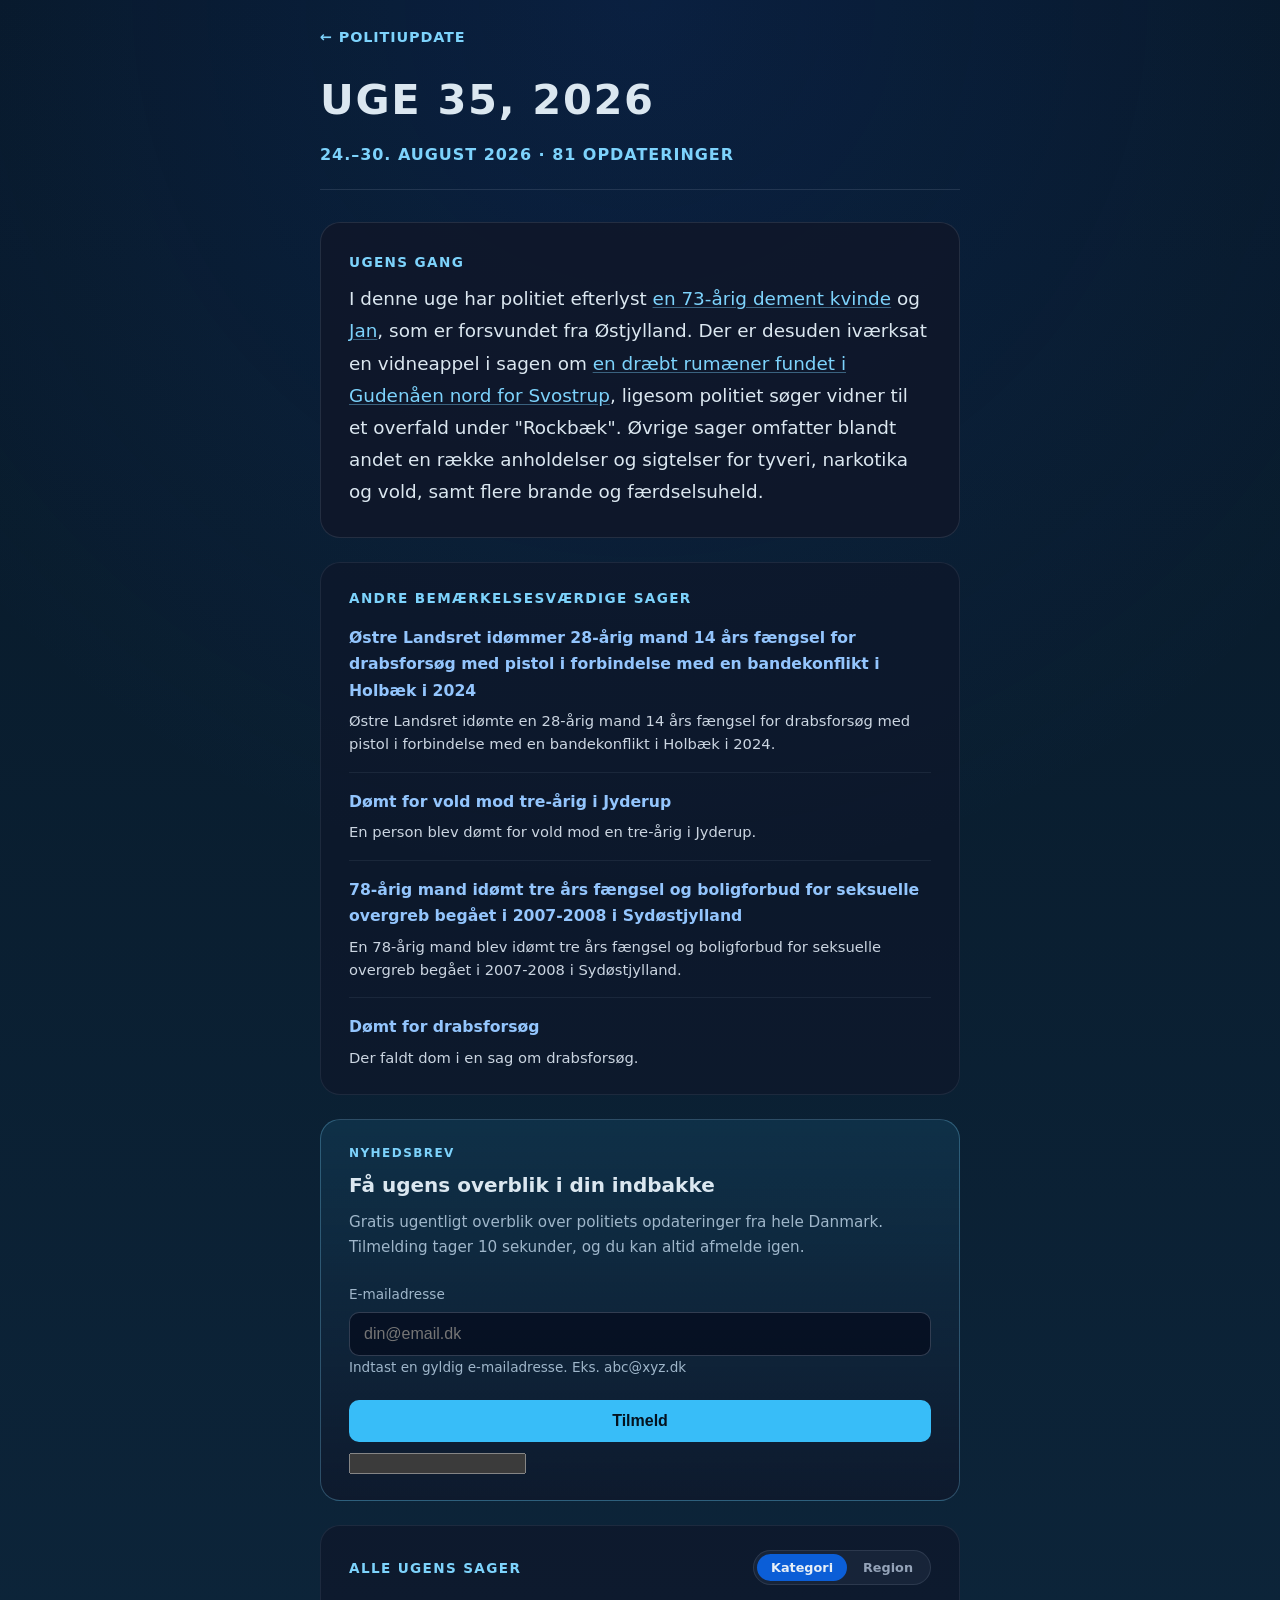
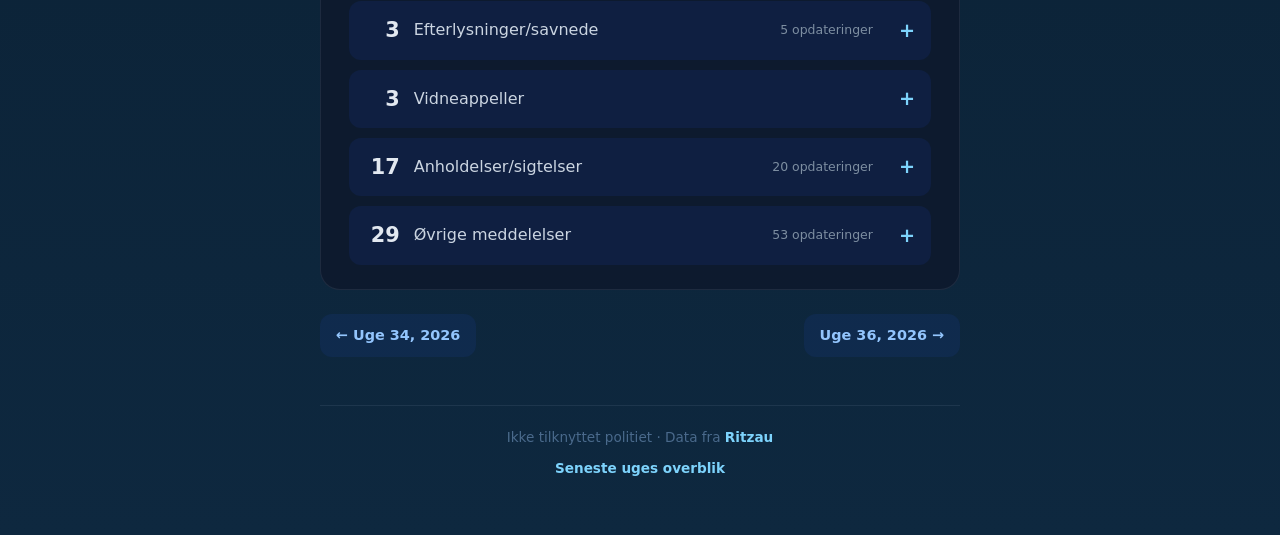
<file: website/uge/2026/35/index.html>
<!DOCTYPE html>
        <html lang="da">
        <head>
          <meta charset="UTF-8">
          <meta name="viewport" content="width=device-width, initial-scale=1.0">
          <title>Uge 35, 2026 — PolitiUpdate</title>
          <meta name="description" content="Ugens overblik over politiets opdateringer: 24.–30. august 2026 · 81 opdateringer — efterlysninger, anholdelser og øvrige sager fra hele Danmark.">
          <link rel="canonical" href="https://politiupdates.dk/uge/2026/35/">
          <meta property="og:type" content="article">
          <meta property="og:site_name" content="PolitiUpdate">
          <meta property="og:locale" content="da_DK">
          <meta property="og:title" content="Uge 35, 2026 — PolitiUpdate">
          <meta property="og:description" content="Ugens overblik over politiets opdateringer: 81 meddelelser fra hele Danmark.">
          <meta property="og:url" content="https://politiupdates.dk/uge/2026/35/">
          <meta property="og:image" content="https://politiupdates.dk/og-image.png">
          <meta property="og:image:width" content="1200">
          <meta property="og:image:height" content="630">
          <meta property="og:image:alt" content="PolitiUpdate — uge 35, 2026">
          <meta name="twitter:card" content="summary_large_image">
          <meta name="twitter:title" content="Uge 35, 2026 — PolitiUpdate">
          <meta name="twitter:description" content="Ugens overblik over politiets opdateringer: 81 meddelelser fra hele Danmark.">
          <meta name="twitter:image" content="https://politiupdates.dk/og-image.png">
          <link rel="icon" href="../../../favicon.svg" type="image/svg+xml">
          <link rel="stylesheet" href="../../../styles.css">
          <link rel="stylesheet" href="../../digest.css">
          <link rel="stylesheet" href="https://sibforms.com/forms/end-form/build/sib-styles.css">
        </head>
        <body>
          <div class="digest-shell">
            <header class="digest-header">
              <a class="back-link" href="../../../">PolitiUpdate</a>
              <h1>Uge 35, 2026</h1>
              <p class="digest-meta">24.–30. august 2026 · 81 opdateringer</p>
            </header>

            <main class="digest-main">
              <article class="digest-narrative">
                <h2>Ugens gang</h2>
                <p>I denne uge har politiet efterlyst <a href="https://x.com/PolitiUpdate/status/2092337814541402210" target="_blank" rel="noopener">en 73-årig dement kvinde</a> og <a href="https://x.com/PolitiUpdate/status/2093750083145892259" target="_blank" rel="noopener">Jan</a>, som er forsvundet fra Østjylland. Der er desuden iværksat en vidneappel i sagen om <a href="https://x.com/PolitiUpdate/status/2093248043638501379" target="_blank" rel="noopener">en dræbt rumæner fundet i Gudenåen nord for Svostrup</a>, ligesom politiet søger vidner til et overfald under &quot;Rockbæk&quot;. Øvrige sager omfatter blandt andet en række anholdelser og sigtelser for tyveri, narkotika og vold, samt flere brande og færdselsuheld.</p>
              </article>

              <section class="digest-notable">
                <h2>Andre bemærkelsesværdige sager</h2>
                <ul class="notable-list">
                  <li><a href="https://x.com/PolitiUpdate/status/2092221307853435186" target="_blank" rel="noopener">Østre Landsret idømmer 28-årig mand 14 års fængsel for drabsforsøg med pistol i forbindelse med en bandekonflikt i Holbæk i 2024</a><p>Østre Landsret idømte en 28-årig mand 14 års fængsel for drabsforsøg med pistol i forbindelse med en bandekonflikt i Holbæk i 2024.</p></li>
<li><a href="https://x.com/PolitiUpdate/status/2092245745881776291" target="_blank" rel="noopener">Dømt for vold mod tre-årig i Jyderup</a><p>En person blev dømt for vold mod en tre-årig i Jyderup.</p></li>
<li><a href="https://x.com/PolitiUpdate/status/2092579911269818667" target="_blank" rel="noopener">78-årig mand idømt tre års fængsel og boligforbud for seksuelle overgreb begået i 2007-2008 i Sydøstjylland</a><p>En 78-årig mand blev idømt tre års fængsel og boligforbud for seksuelle overgreb begået i 2007-2008 i Sydøstjylland.</p></li>
<li><a href="https://x.com/PolitiUpdate/status/2093317348602376274" target="_blank" rel="noopener">Dømt for drabsforsøg</a><p>Der faldt dom i en sag om drabsforsøg.</p></li>
                </ul>
              </section>
              <section class="digest-signup">
                <p class="eyebrow">Nyhedsbrev</p>
                <h2>F&aring; ugens overblik i din indbakke</h2>
                <p class="digest-signup-copy">Gratis ugentligt overblik over politiets opdateringer fra hele Danmark. Tilmelding tager 10 sekunder, og du kan altid afmelde igen.</p>
              <div class="sib-form">
                <div id="sib-form-container" class="sib-form-container">
                  <div id="error-message" class="sib-form-message-panel" style="font-family:Helvetica, sans-serif; font-size:16px; text-align:left; color:#661d1d; background-color:#ffeded; border-color:#ff4949; border-radius:8px;">
                    <div class="sib-form-message-panel__text sib-form-message-panel__text--center">
                      <span class="sib-form-message-panel__inner-text">Din tilmelding kunne ikke gemmes. Prøv igen.</span>
                    </div>
                  </div>
                  <div id="success-message" class="sib-form-message-panel" style="font-family:Helvetica, sans-serif; font-size:16px; text-align:left; color:#085229; background-color:#e7faf0; border-color:#13ce66; border-radius:8px;">
                    <div class="sib-form-message-panel__text sib-form-message-panel__text--center">
                      <span class="sib-form-message-panel__inner-text">Din tilmelding er gennemført.</span>
                    </div>
                  </div>
                  <div id="sib-container" class="sib-container--large sib-container--vertical" style="direction:ltr">
                    <form id="sib-form" method="POST" action="https://2e5ae89a.sibforms.com/serve/[base64]" data-type="subscription">
                      <div style="padding: 8px 0;">
                        <div class="sib-input sib-form-block">
                          <div class="form__entry entry_block">
                            <div class="form__label-row">
                              <label class="entry__label" for="EMAIL" data-required="*">E-mailadresse</label>
                              <div class="entry__field">
                                <input class="input" type="text" id="EMAIL" name="EMAIL" autocomplete="off" value="" placeholder="din@email.dk" data-required="true" required />
                              </div>
                            </div>
                            <label class="entry__error entry__error--primary"></label>
                            <label class="entry__specification">Indtast en gyldig e-mailadresse. Eks. abc@xyz.dk</label>
                          </div>
                        </div>
                      </div>
                      <div style="padding: 8px 0;">
                        <div class="sib-form-block" style="text-align: left">
                          <button class="sib-form-block__button sib-form-block__button-with-loader" form="sib-form" type="submit">Tilmeld</button>
                        </div>
                      </div>
                      <input type="text" name="email_address_check" value="" class="input--hidden">
                      <input type="hidden" name="locale" value="en">
                    </form>
                  </div>
                </div>
              </div>
              </section>
              <section class="digest-breakdown" id="stats-section">
                <div class="stats-header">
                  <h2>Alle ugens sager</h2>
                  <div class="sort-toggle" role="group" aria-label="Sortér efter">
                    <button type="button" class="sort-btn active" data-sort="category">Kategori</button>
                    <button type="button" class="sort-btn" data-sort="region">Region</button>
                  </div>
                </div>
                <p class="breakdown-note"></p>
                <div class="cat-list" data-panel="category">
                  <details class="cat-item">
  <summary><span class="cat-count">3</span><span class="cat-label">Efterlysninger/savnede</span><span class="cat-meta">5 opdateringer</span></summary>
  <ul class="cat-item-list">
    <li><a class="case-row" href="https://x.com/PolitiUpdate/status/2092337814541402210" target="_blank" rel="noopener"><span class="case-row-title">Efterlysning af 73-årig dement kvinde</span><span class="row-arrow" aria-hidden="true">→</span></a></li>
<li><a class="case-row" href="https://x.com/PolitiUpdate/status/2093277274288402567" target="_blank" rel="noopener"><span class="case-row-title">Efterlysning</span><span class="row-meta">2 opdateringer</span><span class="row-arrow" aria-hidden="true">→</span></a></li>
<li><a class="case-row" href="https://x.com/PolitiUpdate/status/2093984646929461510" target="_blank" rel="noopener"><span class="case-row-title">Vi efterlyser Jan</span><span class="row-meta">2 opdateringer</span><span class="row-arrow" aria-hidden="true">→</span></a></li>
  </ul>
</details>
<details class="cat-item">
  <summary><span class="cat-count">3</span><span class="cat-label">Vidneappeller</span></summary>
  <ul class="cat-item-list">
    <li><a class="case-row" href="https://x.com/PolitiUpdate/status/2092576564294955220" target="_blank" rel="noopener"><span class="case-row-title">Vi undersøger mistænkeligt forhold ved Gudenåen</span><span class="row-arrow" aria-hidden="true">→</span></a></li>
<li><a class="case-row" href="https://x.com/PolitiUpdate/status/2093248043638501379" target="_blank" rel="noopener"><span class="case-row-title">Politiet søger oplysninger i sag om dræbt rumæner fundet i Gudenåen nord for Svostrup</span><span class="row-arrow" aria-hidden="true">→</span></a></li>
<li><a class="case-row" href="https://x.com/PolitiUpdate/status/2093272395608215724" target="_blank" rel="noopener"><span class="case-row-title">Vidner søges til overfald under &quot;Rockbæk&quot;</span><span class="row-arrow" aria-hidden="true">→</span></a></li>
  </ul>
</details>
<details class="cat-item">
  <summary><span class="cat-count">17</span><span class="cat-label">Anholdelser/sigtelser</span><span class="cat-meta">20 opdateringer</span></summary>
  <ul class="cat-item-list">
    <li><a class="case-row" href="https://x.com/PolitiUpdate/status/2091780809338601712" target="_blank" rel="noopener"><span class="case-row-title">Knivstikkeri i Herning</span><span class="row-arrow" aria-hidden="true">→</span></a></li>
<li><a class="case-row" href="https://x.com/PolitiUpdate/status/2091791093092503664" target="_blank" rel="noopener"><span class="case-row-title">19-årig mand får straksdom for tyveri i Horsens</span><span class="row-arrow" aria-hidden="true">→</span></a></li>
<li><a class="case-row" href="https://x.com/PolitiUpdate/status/2091811601183846451" target="_blank" rel="noopener"><span class="case-row-title">To personer varetægtsfængslet for forsøg på tricktyveri</span><span class="row-arrow" aria-hidden="true">→</span></a></li>
<li><a class="case-row" href="https://x.com/PolitiUpdate/status/2091837861691867445" target="_blank" rel="noopener"><span class="case-row-title">Kvinde tildelt straksdom for forsøg på tyveri</span><span class="row-arrow" aria-hidden="true">→</span></a></li>
<li><a class="case-row" href="https://x.com/PolitiUpdate/status/2091842351824298061" target="_blank" rel="noopener"><span class="case-row-title">Målrettet færdselskontrol på Hareskovvej</span><span class="row-arrow" aria-hidden="true">→</span></a></li>
<li><a class="case-row" href="https://x.com/PolitiUpdate/status/2092247031096176867" target="_blank" rel="noopener"><span class="case-row-title">Grundlovsforhør ved Retten i Horsens kl. 13.30</span><span class="row-meta">2 opdateringer</span><span class="row-arrow" aria-hidden="true">→</span></a></li>
<li><a class="case-row" href="https://x.com/PolitiUpdate/status/2092211034258112743" target="_blank" rel="noopener"><span class="case-row-title">22-årig mand varetægtsfængslet for butikstyveri</span><span class="row-meta">2 opdateringer</span><span class="row-arrow" aria-hidden="true">→</span></a></li>
<li><a class="case-row" href="https://x.com/PolitiUpdate/status/2092240839913414902" target="_blank" rel="noopener"><span class="case-row-title">Mand varetægtsfængslet for besiddelse af narkotika</span><span class="row-meta">2 opdateringer</span><span class="row-arrow" aria-hidden="true">→</span></a></li>
<li><a class="case-row" href="https://x.com/PolitiUpdate/status/2092554827268247735" target="_blank" rel="noopener"><span class="case-row-title">Grundlovsforhør Retten i Sønderborg 11.00</span><span class="row-arrow" aria-hidden="true">→</span></a></li>
<li><a class="case-row" href="https://x.com/PolitiUpdate/status/2092567216298586540" target="_blank" rel="noopener"><span class="case-row-title">Fire sigtet i sag om salg af piller</span><span class="row-arrow" aria-hidden="true">→</span></a></li>
<li><a class="case-row" href="https://x.com/PolitiUpdate/status/2092859577876558181" target="_blank" rel="noopener"><span class="case-row-title">61 cyklister sigtet for at cykle over for rødt lys ved skole</span><span class="row-arrow" aria-hidden="true">→</span></a></li>
<li><a class="case-row" href="https://x.com/PolitiUpdate/status/2092899498171453674" target="_blank" rel="noopener"><span class="case-row-title">Borgere hjalp med opklaring - mand dømt for indbrud i Fårevejle</span><span class="row-arrow" aria-hidden="true">→</span></a></li>
<li><a class="case-row" href="https://x.com/PolitiUpdate/status/2093245320318923098" target="_blank" rel="noopener"><span class="case-row-title">Grundlovsforhør ved Retten i Aarhus kl. 9.30</span><span class="row-arrow" aria-hidden="true">→</span></a></li>
<li><a class="case-row" href="https://x.com/PolitiUpdate/status/2093255610045436394" target="_blank" rel="noopener"><span class="case-row-title">Episode på skole i Viby J - vi efterforsker sagen</span><span class="row-arrow" aria-hidden="true">→</span></a></li>
<li><a class="case-row" href="https://x.com/PolitiUpdate/status/2093296694616334524" target="_blank" rel="noopener"><span class="case-row-title">Mand med relation til bandemiljøet varetægtsfængslet</span><span class="row-arrow" aria-hidden="true">→</span></a></li>
<li><a class="case-row" href="https://x.com/PolitiUpdate/status/2093317214753689770" target="_blank" rel="noopener"><span class="case-row-title">Mand varetægtsfængslet for besiddelse af narkotika, kniv og gasspray</span><span class="row-arrow" aria-hidden="true">→</span></a></li>
<li><a class="case-row" href="https://x.com/PolitiUpdate/status/2093327504148930847" target="_blank" rel="noopener"><span class="case-row-title">Forbud mod ikke-nødvendig kørsel i nattelivszoner</span><span class="row-arrow" aria-hidden="true">→</span></a></li>
  </ul>
</details>
<details class="cat-item">
  <summary><span class="cat-count">29</span><span class="cat-label">Øvrige meddelelser</span><span class="cat-meta">53 opdateringer</span></summary>
  <ul class="cat-item-list">
    <li><a class="case-row" href="https://x.com/PolitiUpdate/status/2091975599229431847" target="_blank" rel="noopener"><span class="case-row-title">Brand i Villa</span><span class="row-meta">2 opdateringer</span><span class="row-arrow" aria-hidden="true">→</span></a></li>
<li><a class="case-row" href="https://x.com/PolitiUpdate/status/2091968036689543555" target="_blank" rel="noopener"><span class="case-row-title">Personpåkørsel ved Brørup station</span><span class="row-meta">2 opdateringer</span><span class="row-arrow" aria-hidden="true">→</span></a></li>
<li><a class="case-row" href="https://x.com/PolitiUpdate/status/2092569652077724100" target="_blank" rel="noopener"><span class="case-row-title">Vi undersøger mistænkeligt forhold ved Gudenåen</span><span class="row-meta">8 opdateringer</span><span class="row-arrow" aria-hidden="true">→</span></a></li>
<li><a class="case-row" href="https://x.com/PolitiUpdate/status/2092218992752800108" target="_blank" rel="noopener"><span class="case-row-title">Fartkontrol Degnevej Esbjerg</span><span class="row-arrow" aria-hidden="true">→</span></a></li>
<li><a class="case-row" href="https://x.com/PolitiUpdate/status/2092221307853435186" target="_blank" rel="noopener"><span class="case-row-title">Østre Landsret idømmer 28-årig mand 14 års fængsel for drabsforsøg med pistol i forbindelse med en bandekonflikt i Holbæk i 2024</span><span class="row-arrow" aria-hidden="true">→</span></a></li>
<li><a class="case-row" href="https://x.com/PolitiUpdate/status/2092231576184902143" target="_blank" rel="noopener"><span class="case-row-title">20-årig mand idømt lang fængselsstraf for medvirken til narkosalg</span><span class="row-arrow" aria-hidden="true">→</span></a></li>
<li><a class="case-row" href="https://x.com/PolitiUpdate/status/2092245745881776291" target="_blank" rel="noopener"><span class="case-row-title">Dømt for vold mod tre-årig i Jyderup</span><span class="row-arrow" aria-hidden="true">→</span></a></li>
<li><a class="case-row" href="https://x.com/PolitiUpdate/status/2092252161111707943" target="_blank" rel="noopener"><span class="case-row-title">Dømt for forsøg på overgreb mod fiktiv 14-årig</span><span class="row-arrow" aria-hidden="true">→</span></a></li>
<li><a class="case-row" href="https://x.com/PolitiUpdate/status/2092364726999355445" target="_blank" rel="noopener"><span class="case-row-title">Ild i beboelsesejendom</span><span class="row-arrow" aria-hidden="true">→</span></a></li>
<li><a class="case-row" href="https://x.com/PolitiUpdate/status/2092579901195030830" target="_blank" rel="noopener"><span class="case-row-title">Ekspedition i Toftlund og Skærbæk er lukket i dag</span><span class="row-arrow" aria-hidden="true">→</span></a></li>
<li><a class="case-row" href="https://x.com/PolitiUpdate/status/2092579911269818667" target="_blank" rel="noopener"><span class="case-row-title">78-årig mand idømt tre års fængsel og boligforbud for seksuelle overgreb begået i 2007-2008 i Sydøstjylland</span><span class="row-arrow" aria-hidden="true">→</span></a></li>
<li><a class="case-row" href="https://x.com/PolitiUpdate/status/2092641239317512437" target="_blank" rel="noopener"><span class="case-row-title">Fire års fængsel for besiddelse af kokain</span><span class="row-arrow" aria-hidden="true">→</span></a></li>
<li><a class="case-row" href="https://x.com/PolitiUpdate/status/2092815286147928150" target="_blank" rel="noopener"><span class="case-row-title">Brand i industrivirksomhed i Brande</span><span class="row-meta">4 opdateringer</span><span class="row-arrow" aria-hidden="true">→</span></a></li>
<li><a class="case-row" href="https://x.com/PolitiUpdate/status/2092907460441018821" target="_blank" rel="noopener"><span class="case-row-title">Borgere hjalp med opklaring - mand dømt for indbrud i Fårevejle</span><span class="row-arrow" aria-hidden="true">→</span></a></li>
<li><a class="case-row" href="https://x.com/PolitiUpdate/status/2092979176404107332" target="_blank" rel="noopener"><span class="case-row-title">Episode på skole i Viby J - vi efterforsker sagen</span><span class="row-meta">2 opdateringer</span><span class="row-arrow" aria-hidden="true">→</span></a></li>
<li><a class="case-row" href="https://x.com/PolitiUpdate/status/2092989375550480676" target="_blank" rel="noopener"><span class="case-row-title">Dømt for vold på ungdomsinstitution på Stevns</span><span class="row-arrow" aria-hidden="true">→</span></a></li>
<li><a class="case-row" href="https://x.com/PolitiUpdate/status/2093071231683821976" target="_blank" rel="noopener"><span class="case-row-title">Bortgået i Aarhus C</span><span class="row-meta">2 opdateringer</span><span class="row-arrow" aria-hidden="true">→</span></a></li>
<li><a class="case-row" href="https://x.com/PolitiUpdate/status/2093286399634227238" target="_blank" rel="noopener"><span class="case-row-title">Brug af unge kontrolkøbere var ikke i strid med menneskerettighederne</span><span class="row-arrow" aria-hidden="true">→</span></a></li>
<li><a class="case-row" href="https://x.com/PolitiUpdate/status/2093294239979647151" target="_blank" rel="noopener"><span class="case-row-title">56-årig mand idømt 3 år og 3 måneders fængsel for besiddelse af en pistol og narkotika</span><span class="row-arrow" aria-hidden="true">→</span></a></li>
<li><a class="case-row" href="https://x.com/PolitiUpdate/status/2093317348602376274" target="_blank" rel="noopener"><span class="case-row-title">Dømt for drabsforsøg</span><span class="row-arrow" aria-hidden="true">→</span></a></li>
<li><a class="case-row" href="https://x.com/PolitiUpdate/status/2093319408550912467" target="_blank" rel="noopener"><span class="case-row-title">Dom for drabsforsøg</span><span class="row-arrow" aria-hidden="true">→</span></a></li>
<li><a class="case-row" href="https://x.com/PolitiUpdate/status/2093327653373882684" target="_blank" rel="noopener"><span class="case-row-title">Dom for husfreds- og blufærdighedskrænkelse</span><span class="row-arrow" aria-hidden="true">→</span></a></li>
<li><a class="case-row" href="https://x.com/PolitiUpdate/status/2093399210947391994" target="_blank" rel="noopener"><span class="case-row-title">Våd vejbane skaber farlige forhold og uheld på Fynske Motorvej - bilister opfordres til forsigtighed</span><span class="row-arrow" aria-hidden="true">→</span></a></li>
<li><a class="case-row" href="https://x.com/PolitiUpdate/status/2093614191613710610" target="_blank" rel="noopener"><span class="case-row-title">24-årig mand fremstilles i grundlovsforhør efter hændelse i Haderslev</span><span class="row-arrow" aria-hidden="true">→</span></a></li>
<li><a class="case-row" href="https://x.com/PolitiUpdate/status/2093732312613785870" target="_blank" rel="noopener"><span class="case-row-title">Vi efterlyser Jan</span><span class="row-meta">2 opdateringer</span><span class="row-arrow" aria-hidden="true">→</span></a></li>
<li><a class="case-row" href="https://x.com/PolitiUpdate/status/2093929160750338132" target="_blank" rel="noopener"><span class="case-row-title">Større brand på havnen i Køge</span><span class="row-meta">6 opdateringer</span><span class="row-arrow" aria-hidden="true">→</span></a></li>
<li><a class="case-row" href="https://x.com/PolitiUpdate/status/2093785275008987274" target="_blank" rel="noopener"><span class="case-row-title">Østjyllands Politi efterlyser Jan</span><span class="row-arrow" aria-hidden="true">→</span></a></li>
<li><a class="case-row" href="https://x.com/PolitiUpdate/status/2094082838610276440" target="_blank" rel="noopener"><span class="case-row-title">Voldeligt overfald i Horsens omkring Fabrikvej og Houmannsgade</span><span class="row-meta">4 opdateringer</span><span class="row-arrow" aria-hidden="true">→</span></a></li>
<li><a class="case-row" href="https://x.com/PolitiUpdate/status/2094062422156059116" target="_blank" rel="noopener"><span class="case-row-title">Færdselsuheld på motorvejen nær Borup</span><span class="row-meta">2 opdateringer</span><span class="row-arrow" aria-hidden="true">→</span></a></li>
  </ul>
</details>
                </div>
                <div class="cat-list" data-panel="region" hidden>
                  <details class="cat-item">
  <summary><span class="cat-count">5</span><span class="cat-label">Anklagemyndigheden ved Midt-</span><span class="cat-meta">6 opdateringer</span></summary>
  <ul class="cat-item-list">
    <li><a class="case-row" href="https://x.com/PolitiUpdate/status/2092907460441018821" target="_blank" rel="noopener"><span class="case-row-title">Borgere hjalp med opklaring - mand dømt for indbrud i Fårevejle</span><span class="row-meta">2 opdateringer</span><span class="row-arrow" aria-hidden="true">→</span></a></li>
<li><a class="case-row" href="https://x.com/PolitiUpdate/status/2092245745881776291" target="_blank" rel="noopener"><span class="case-row-title">Dømt for vold mod tre-årig i Jyderup</span><span class="row-arrow" aria-hidden="true">→</span></a></li>
<li><a class="case-row" href="https://x.com/PolitiUpdate/status/2092252161111707943" target="_blank" rel="noopener"><span class="case-row-title">Dømt for forsøg på overgreb mod fiktiv 14-årig</span><span class="row-arrow" aria-hidden="true">→</span></a></li>
<li><a class="case-row" href="https://x.com/PolitiUpdate/status/2092641239317512437" target="_blank" rel="noopener"><span class="case-row-title">Fire års fængsel for besiddelse af kokain</span><span class="row-arrow" aria-hidden="true">→</span></a></li>
<li><a class="case-row" href="https://x.com/PolitiUpdate/status/2092989375550480676" target="_blank" rel="noopener"><span class="case-row-title">Dømt for vold på ungdomsinstitution på Stevns</span><span class="row-arrow" aria-hidden="true">→</span></a></li>
  </ul>
</details>
<details class="cat-item">
  <summary><span class="cat-count">1</span><span class="cat-label">Fyn</span></summary>
  <ul class="cat-item-list">
    <li><a class="case-row" href="https://x.com/PolitiUpdate/status/2093399210947391994" target="_blank" rel="noopener"><span class="case-row-title">Våd vejbane skaber farlige forhold og uheld på Fynske Motorvej - bilister opfordres til forsigtighed</span><span class="row-arrow" aria-hidden="true">→</span></a></li>
  </ul>
</details>
<details class="cat-item">
  <summary><span class="cat-count">3</span><span class="cat-label">Kbh Vestegn</span></summary>
  <ul class="cat-item-list">
    <li><a class="case-row" href="https://x.com/PolitiUpdate/status/2093317348602376274" target="_blank" rel="noopener"><span class="case-row-title">Dømt for drabsforsøg</span><span class="row-arrow" aria-hidden="true">→</span></a></li>
<li><a class="case-row" href="https://x.com/PolitiUpdate/status/2093319408550912467" target="_blank" rel="noopener"><span class="case-row-title">Dom for drabsforsøg</span><span class="row-arrow" aria-hidden="true">→</span></a></li>
<li><a class="case-row" href="https://x.com/PolitiUpdate/status/2093327653373882684" target="_blank" rel="noopener"><span class="case-row-title">Dom for husfreds- og blufærdighedskrænkelse</span><span class="row-arrow" aria-hidden="true">→</span></a></li>
  </ul>
</details>
<details class="cat-item">
  <summary><span class="cat-count">10</span><span class="cat-label">København</span><span class="cat-meta">11 opdateringer</span></summary>
  <ul class="cat-item-list">
    <li><a class="case-row" href="https://x.com/PolitiUpdate/status/2091811601183846451" target="_blank" rel="noopener"><span class="case-row-title">To personer varetægtsfængslet for forsøg på tricktyveri</span><span class="row-arrow" aria-hidden="true">→</span></a></li>
<li><a class="case-row" href="https://x.com/PolitiUpdate/status/2091837861691867445" target="_blank" rel="noopener"><span class="case-row-title">Kvinde tildelt straksdom for forsøg på tyveri</span><span class="row-arrow" aria-hidden="true">→</span></a></li>
<li><a class="case-row" href="https://x.com/PolitiUpdate/status/2091842351824298061" target="_blank" rel="noopener"><span class="case-row-title">Målrettet færdselskontrol på Hareskovvej</span><span class="row-arrow" aria-hidden="true">→</span></a></li>
<li><a class="case-row" href="https://x.com/PolitiUpdate/status/2092240839913414902" target="_blank" rel="noopener"><span class="case-row-title">Mand varetægtsfængslet for besiddelse af narkotika</span><span class="row-meta">2 opdateringer</span><span class="row-arrow" aria-hidden="true">→</span></a></li>
<li><a class="case-row" href="https://x.com/PolitiUpdate/status/2092567216298586540" target="_blank" rel="noopener"><span class="case-row-title">Fire sigtet i sag om salg af piller</span><span class="row-arrow" aria-hidden="true">→</span></a></li>
<li><a class="case-row" href="https://x.com/PolitiUpdate/status/2092859577876558181" target="_blank" rel="noopener"><span class="case-row-title">61 cyklister sigtet for at cykle over for rødt lys ved skole</span><span class="row-arrow" aria-hidden="true">→</span></a></li>
<li><a class="case-row" href="https://x.com/PolitiUpdate/status/2093296694616334524" target="_blank" rel="noopener"><span class="case-row-title">Mand med relation til bandemiljøet varetægtsfængslet</span><span class="row-arrow" aria-hidden="true">→</span></a></li>
<li><a class="case-row" href="https://x.com/PolitiUpdate/status/2093317214753689770" target="_blank" rel="noopener"><span class="case-row-title">Mand varetægtsfængslet for besiddelse af narkotika, kniv og gasspray</span><span class="row-arrow" aria-hidden="true">→</span></a></li>
<li><a class="case-row" href="https://x.com/PolitiUpdate/status/2093327504148930847" target="_blank" rel="noopener"><span class="case-row-title">Forbud mod ikke-nødvendig kørsel i nattelivszoner</span><span class="row-arrow" aria-hidden="true">→</span></a></li>
<li><a class="case-row" href="https://x.com/PolitiUpdate/status/2092364726999355445" target="_blank" rel="noopener"><span class="case-row-title">Ild i beboelsesejendom</span><span class="row-arrow" aria-hidden="true">→</span></a></li>
  </ul>
</details>
<details class="cat-item">
  <summary><span class="cat-count">3</span><span class="cat-label">Midt/Vestjylland</span><span class="cat-meta">14 opdateringer</span></summary>
  <ul class="cat-item-list">
    <li><a class="case-row" href="https://x.com/PolitiUpdate/status/2092569652077724100" target="_blank" rel="noopener"><span class="case-row-title">Vi undersøger mistænkeligt forhold ved Gudenåen</span><span class="row-meta">9 opdateringer</span><span class="row-arrow" aria-hidden="true">→</span></a></li>
<li><a class="case-row" href="https://x.com/PolitiUpdate/status/2091780809338601712" target="_blank" rel="noopener"><span class="case-row-title">Knivstikkeri i Herning</span><span class="row-arrow" aria-hidden="true">→</span></a></li>
<li><a class="case-row" href="https://x.com/PolitiUpdate/status/2092815286147928150" target="_blank" rel="noopener"><span class="case-row-title">Brand i industrivirksomhed i Brande</span><span class="row-meta">4 opdateringer</span><span class="row-arrow" aria-hidden="true">→</span></a></li>
  </ul>
</details>
<details class="cat-item">
  <summary><span class="cat-count">3</span><span class="cat-label">Midt/Vestsjælland</span><span class="cat-meta">9 opdateringer</span></summary>
  <ul class="cat-item-list">
    <li><a class="case-row" href="https://x.com/PolitiUpdate/status/2093272395608215724" target="_blank" rel="noopener"><span class="case-row-title">Vidner søges til overfald under &quot;Rockbæk&quot;</span><span class="row-arrow" aria-hidden="true">→</span></a></li>
<li><a class="case-row" href="https://x.com/PolitiUpdate/status/2093929160750338132" target="_blank" rel="noopener"><span class="case-row-title">Større brand på havnen i Køge</span><span class="row-meta">6 opdateringer</span><span class="row-arrow" aria-hidden="true">→</span></a></li>
<li><a class="case-row" href="https://x.com/PolitiUpdate/status/2094062422156059116" target="_blank" rel="noopener"><span class="case-row-title">Færdselsuheld på motorvejen nær Borup</span><span class="row-meta">2 opdateringer</span><span class="row-arrow" aria-hidden="true">→</span></a></li>
  </ul>
</details>
<details class="cat-item">
  <summary><span class="cat-count">2</span><span class="cat-label">Nordjylland</span></summary>
  <ul class="cat-item-list">
    <li><a class="case-row" href="https://x.com/PolitiUpdate/status/2092231576184902143" target="_blank" rel="noopener"><span class="case-row-title">20-årig mand idømt lang fængselsstraf for medvirken til narkosalg</span><span class="row-arrow" aria-hidden="true">→</span></a></li>
<li><a class="case-row" href="https://x.com/PolitiUpdate/status/2093294239979647151" target="_blank" rel="noopener"><span class="case-row-title">56-årig mand idømt 3 år og 3 måneders fængsel for besiddelse af en pistol og narkotika</span><span class="row-arrow" aria-hidden="true">→</span></a></li>
  </ul>
</details>
<details class="cat-item">
  <summary><span class="cat-count">1</span><span class="cat-label">Rigsadvokaten</span></summary>
  <ul class="cat-item-list">
    <li><a class="case-row" href="https://x.com/PolitiUpdate/status/2093286399634227238" target="_blank" rel="noopener"><span class="case-row-title">Brug af unge kontrolkøbere var ikke i strid med menneskerettighederne</span><span class="row-arrow" aria-hidden="true">→</span></a></li>
  </ul>
</details>
<details class="cat-item">
  <summary><span class="cat-count">1</span><span class="cat-label">Statsadvokaten i København</span></summary>
  <ul class="cat-item-list">
    <li><a class="case-row" href="https://x.com/PolitiUpdate/status/2092221307853435186" target="_blank" rel="noopener"><span class="case-row-title">Østre Landsret idømmer 28-årig mand 14 års fængsel for drabsforsøg med pistol i forbindelse med en bandekonflikt i Holbæk i 2024</span><span class="row-arrow" aria-hidden="true">→</span></a></li>
  </ul>
</details>
<details class="cat-item">
  <summary><span class="cat-count">1</span><span class="cat-label">Statsadvokaten i Viborg</span></summary>
  <ul class="cat-item-list">
    <li><a class="case-row" href="https://x.com/PolitiUpdate/status/2092579911269818667" target="_blank" rel="noopener"><span class="case-row-title">78-årig mand idømt tre års fængsel og boligforbud for seksuelle overgreb begået i 2007-2008 i Sydøstjylland</span><span class="row-arrow" aria-hidden="true">→</span></a></li>
  </ul>
</details>
<details class="cat-item">
  <summary><span class="cat-count">6</span><span class="cat-label">Sydjylland</span><span class="cat-meta">8 opdateringer</span></summary>
  <ul class="cat-item-list">
    <li><a class="case-row" href="https://x.com/PolitiUpdate/status/2092211034258112743" target="_blank" rel="noopener"><span class="case-row-title">22-årig mand varetægtsfængslet for butikstyveri</span><span class="row-meta">2 opdateringer</span><span class="row-arrow" aria-hidden="true">→</span></a></li>
<li><a class="case-row" href="https://x.com/PolitiUpdate/status/2092554827268247735" target="_blank" rel="noopener"><span class="case-row-title">Grundlovsforhør Retten i Sønderborg 11.00</span><span class="row-arrow" aria-hidden="true">→</span></a></li>
<li><a class="case-row" href="https://x.com/PolitiUpdate/status/2091968036689543555" target="_blank" rel="noopener"><span class="case-row-title">Personpåkørsel ved Brørup station</span><span class="row-meta">2 opdateringer</span><span class="row-arrow" aria-hidden="true">→</span></a></li>
<li><a class="case-row" href="https://x.com/PolitiUpdate/status/2092218992752800108" target="_blank" rel="noopener"><span class="case-row-title">Fartkontrol Degnevej Esbjerg</span><span class="row-arrow" aria-hidden="true">→</span></a></li>
<li><a class="case-row" href="https://x.com/PolitiUpdate/status/2092579901195030830" target="_blank" rel="noopener"><span class="case-row-title">Ekspedition i Toftlund og Skærbæk er lukket i dag</span><span class="row-arrow" aria-hidden="true">→</span></a></li>
<li><a class="case-row" href="https://x.com/PolitiUpdate/status/2093614191613710610" target="_blank" rel="noopener"><span class="case-row-title">24-årig mand fremstilles i grundlovsforhør efter hændelse i Haderslev</span><span class="row-arrow" aria-hidden="true">→</span></a></li>
  </ul>
</details>
<details class="cat-item">
  <summary><span class="cat-count">2</span><span class="cat-label">Sydsjælland/L-F</span><span class="cat-meta">4 opdateringer</span></summary>
  <ul class="cat-item-list">
    <li><a class="case-row" href="https://x.com/PolitiUpdate/status/2093277274288402567" target="_blank" rel="noopener"><span class="case-row-title">Efterlysning</span><span class="row-meta">2 opdateringer</span><span class="row-arrow" aria-hidden="true">→</span></a></li>
<li><a class="case-row" href="https://x.com/PolitiUpdate/status/2091975599229431847" target="_blank" rel="noopener"><span class="case-row-title">Brand i Villa</span><span class="row-meta">2 opdateringer</span><span class="row-arrow" aria-hidden="true">→</span></a></li>
  </ul>
</details>
<details class="cat-item">
  <summary><span class="cat-count">4</span><span class="cat-label">Sydøstjylland</span><span class="cat-meta">11 opdateringer</span></summary>
  <ul class="cat-item-list">
    <li><a class="case-row" href="https://x.com/PolitiUpdate/status/2093732312613785870" target="_blank" rel="noopener"><span class="case-row-title">Vi efterlyser Jan</span><span class="row-meta">4 opdateringer</span><span class="row-arrow" aria-hidden="true">→</span></a></li>
<li><a class="case-row" href="https://x.com/PolitiUpdate/status/2091791093092503664" target="_blank" rel="noopener"><span class="case-row-title">19-årig mand får straksdom for tyveri i Horsens</span><span class="row-arrow" aria-hidden="true">→</span></a></li>
<li><a class="case-row" href="https://x.com/PolitiUpdate/status/2092247031096176867" target="_blank" rel="noopener"><span class="case-row-title">Grundlovsforhør ved Retten i Horsens kl. 13.30</span><span class="row-meta">2 opdateringer</span><span class="row-arrow" aria-hidden="true">→</span></a></li>
<li><a class="case-row" href="https://x.com/PolitiUpdate/status/2094082838610276440" target="_blank" rel="noopener"><span class="case-row-title">Voldeligt overfald i Horsens omkring Fabrikvej og Houmannsgade</span><span class="row-meta">4 opdateringer</span><span class="row-arrow" aria-hidden="true">→</span></a></li>
  </ul>
</details>
<details class="cat-item">
  <summary><span class="cat-count">6</span><span class="cat-label">Østjylland</span><span class="cat-meta">9 opdateringer</span></summary>
  <ul class="cat-item-list">
    <li><a class="case-row" href="https://x.com/PolitiUpdate/status/2092337814541402210" target="_blank" rel="noopener"><span class="case-row-title">Efterlysning af 73-årig dement kvinde</span><span class="row-arrow" aria-hidden="true">→</span></a></li>
<li><a class="case-row" href="https://x.com/PolitiUpdate/status/2093248043638501379" target="_blank" rel="noopener"><span class="case-row-title">Politiet søger oplysninger i sag om dræbt rumæner fundet i Gudenåen nord for Svostrup</span><span class="row-arrow" aria-hidden="true">→</span></a></li>
<li><a class="case-row" href="https://x.com/PolitiUpdate/status/2093245320318923098" target="_blank" rel="noopener"><span class="case-row-title">Grundlovsforhør ved Retten i Aarhus kl. 9.30</span><span class="row-arrow" aria-hidden="true">→</span></a></li>
<li><a class="case-row" href="https://x.com/PolitiUpdate/status/2092979176404107332" target="_blank" rel="noopener"><span class="case-row-title">Episode på skole i Viby J - vi efterforsker sagen</span><span class="row-meta">3 opdateringer</span><span class="row-arrow" aria-hidden="true">→</span></a></li>
<li><a class="case-row" href="https://x.com/PolitiUpdate/status/2093071231683821976" target="_blank" rel="noopener"><span class="case-row-title">Bortgået i Aarhus C</span><span class="row-meta">2 opdateringer</span><span class="row-arrow" aria-hidden="true">→</span></a></li>
<li><a class="case-row" href="https://x.com/PolitiUpdate/status/2093785275008987274" target="_blank" rel="noopener"><span class="case-row-title">Østjyllands Politi efterlyser Jan</span><span class="row-arrow" aria-hidden="true">→</span></a></li>
  </ul>
</details>
                </div>
              </section>

              <nav class="digest-pager">
                <a class="pager-link pager-prev" href="../../2026/34/">&larr; Uge 34, 2026</a><a class="pager-link pager-next" href="../../2026/36/">Uge 36, 2026 &rarr;</a>
              </nav>

            </main>

            <footer class="digest-footer">
              <p>Ikke tilknyttet politiet &middot; Data fra <a href="https://via.ritzau.dk" target="_blank" rel="noopener">Ritzau</a></p>
              <p><a href="../../">Seneste uges overblik</a></p>
            </footer>
          </div>
    <script>
      document.querySelectorAll('#stats-section .sort-btn').forEach(function (btn) {
        btn.addEventListener('click', function () {
          document.querySelectorAll('#stats-section .sort-btn').forEach(function (b) {
            b.classList.toggle('active', b === btn);
          });
          var sort = btn.dataset.sort;
          document.querySelector('#stats-section [data-panel="category"]').hidden = sort !== 'category';
          document.querySelector('#stats-section [data-panel="region"]').hidden = sort !== 'region';
        });
      });
    </script>
    <script defer src="https://sibforms.com/forms/end-form/build/main.js"></script>        </body>
        </html>
</file>
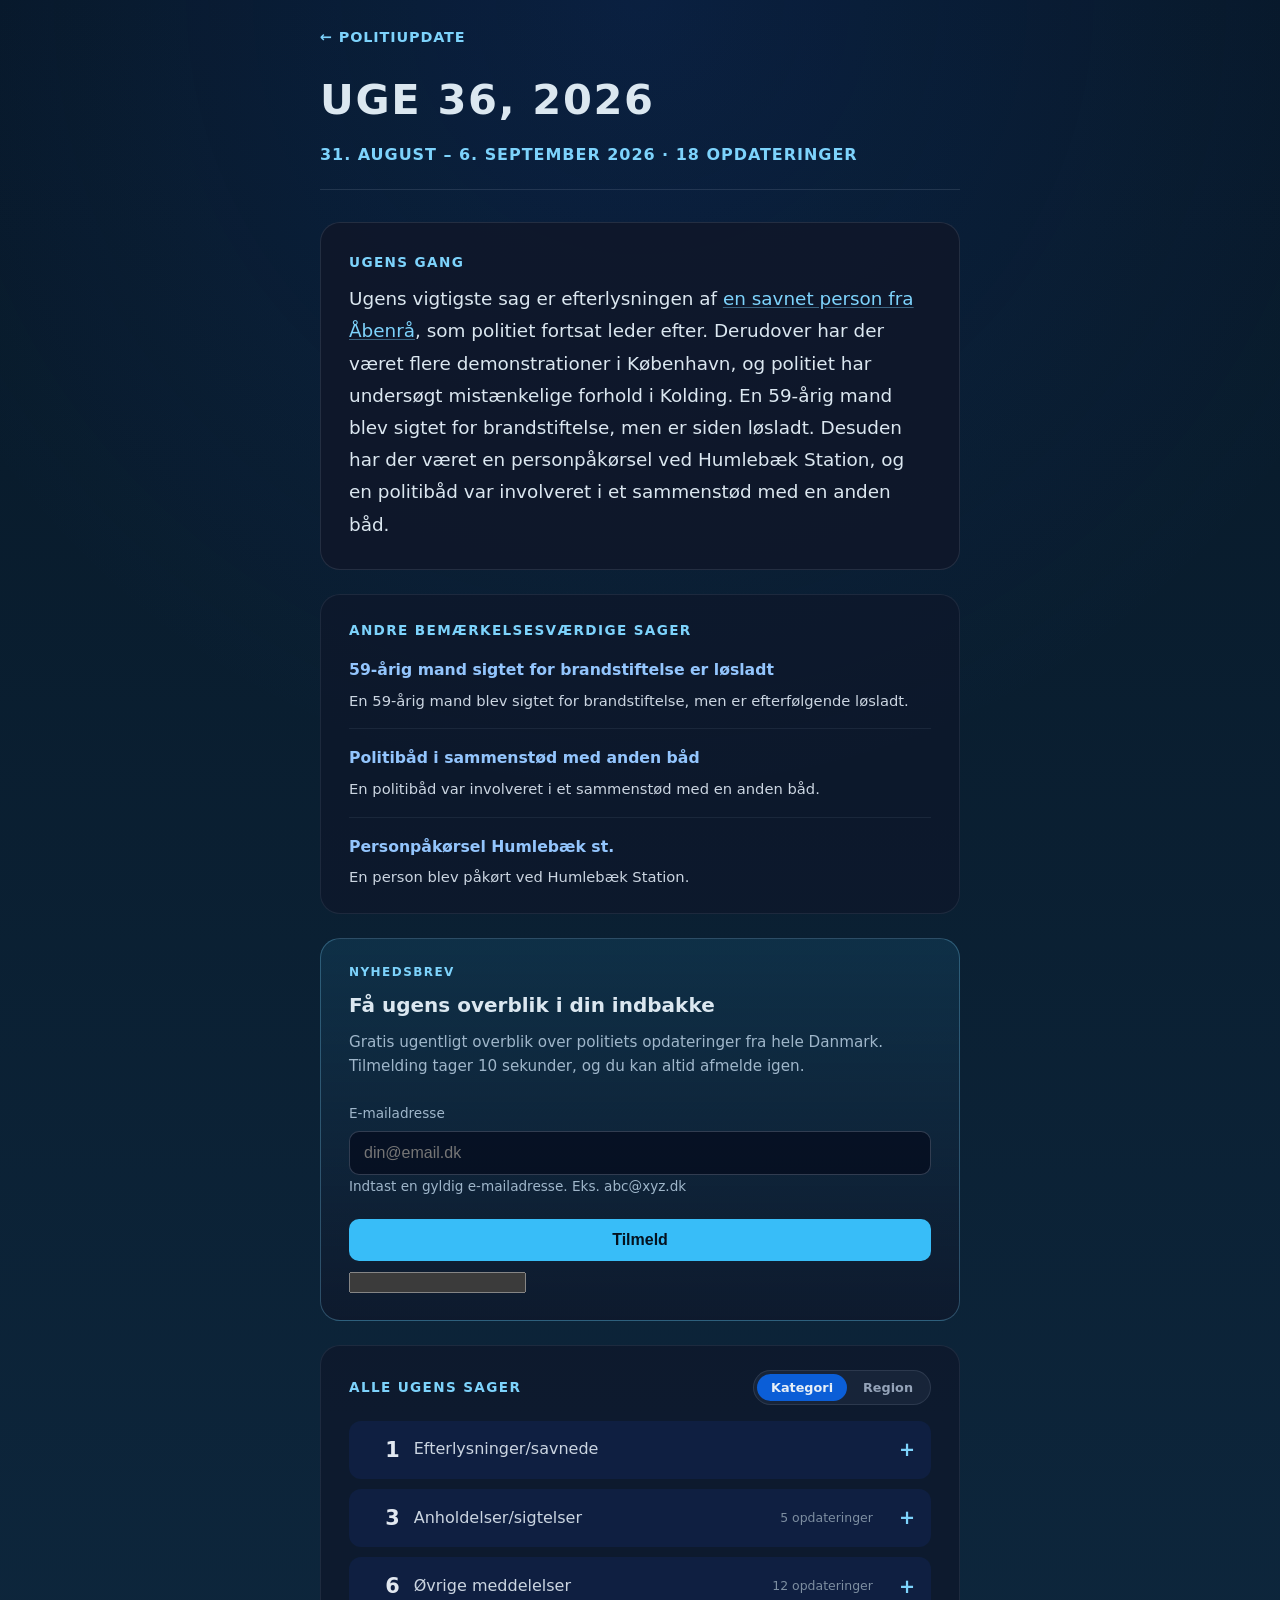
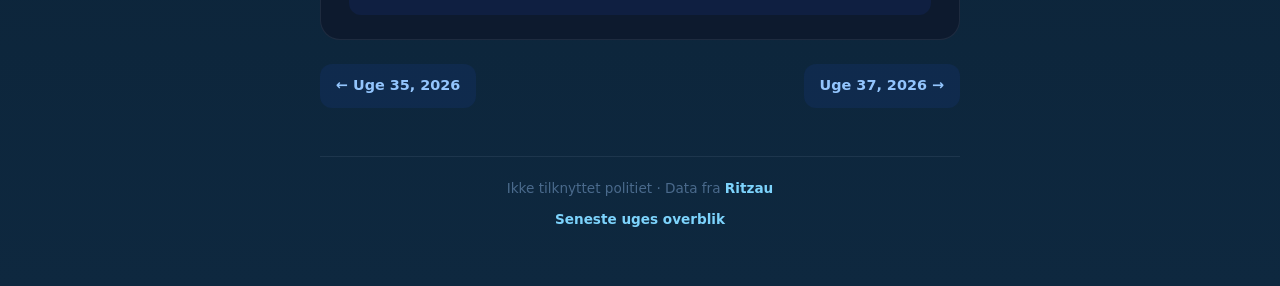
<file: website/uge/2026/36/index.html>
<!DOCTYPE html>
        <html lang="da">
        <head>
          <meta charset="UTF-8">
          <meta name="viewport" content="width=device-width, initial-scale=1.0">
          <title>Uge 36, 2026 — PolitiUpdate</title>
          <meta name="description" content="Ugens overblik over politiets opdateringer: 31. august – 6. september 2026 · 18 opdateringer — efterlysninger, anholdelser og øvrige sager fra hele Danmark.">
          <link rel="canonical" href="https://politiupdates.dk/uge/2026/36/">
          <meta property="og:type" content="article">
          <meta property="og:site_name" content="PolitiUpdate">
          <meta property="og:locale" content="da_DK">
          <meta property="og:title" content="Uge 36, 2026 — PolitiUpdate">
          <meta property="og:description" content="Ugens overblik over politiets opdateringer: 18 meddelelser fra hele Danmark.">
          <meta property="og:url" content="https://politiupdates.dk/uge/2026/36/">
          <meta property="og:image" content="https://politiupdates.dk/og-image.png">
          <meta property="og:image:width" content="1200">
          <meta property="og:image:height" content="630">
          <meta property="og:image:alt" content="PolitiUpdate — uge 36, 2026">
          <meta name="twitter:card" content="summary_large_image">
          <meta name="twitter:title" content="Uge 36, 2026 — PolitiUpdate">
          <meta name="twitter:description" content="Ugens overblik over politiets opdateringer: 18 meddelelser fra hele Danmark.">
          <meta name="twitter:image" content="https://politiupdates.dk/og-image.png">
          <link rel="icon" href="../../../favicon.svg" type="image/svg+xml">
          <link rel="stylesheet" href="../../../styles.css">
          <link rel="stylesheet" href="../../digest.css">
          <link rel="stylesheet" href="https://sibforms.com/forms/end-form/build/sib-styles.css">
        </head>
        <body>
          <div class="digest-shell">
            <header class="digest-header">
              <a class="back-link" href="../../../">PolitiUpdate</a>
              <h1>Uge 36, 2026</h1>
              <p class="digest-meta">31. august – 6. september 2026 · 18 opdateringer</p>
            </header>

            <main class="digest-main">
              <article class="digest-narrative">
                <h2>Ugens gang</h2>
                <p>Ugens vigtigste sag er efterlysningen af <a href="https://x.com/PolitiUpdate/status/2096553324577427882" target="_blank" rel="noopener">en savnet person fra Åbenrå</a>, som politiet fortsat leder efter. Derudover har der været flere demonstrationer i København, og politiet har undersøgt mistænkelige forhold i Kolding. En 59-årig mand blev sigtet for brandstiftelse, men er siden løsladt. Desuden har der været en personpåkørsel ved Humlebæk Station, og en politibåd var involveret i et sammenstød med en anden båd.</p>
              </article>

              <section class="digest-notable">
                <h2>Andre bemærkelsesværdige sager</h2>
                <ul class="notable-list">
                  <li><a href="https://x.com/PolitiUpdate/status/2096529947787747657" target="_blank" rel="noopener">59-årig mand sigtet for brandstiftelse er løsladt</a><p>En 59-årig mand blev sigtet for brandstiftelse, men er efterfølgende løsladt.</p></li>
<li><a href="https://x.com/PolitiUpdate/status/2096247606930538816" target="_blank" rel="noopener">Politibåd i sammenstød med anden båd</a><p>En politibåd var involveret i et sammenstød med en anden båd.</p></li>
<li><a href="https://x.com/PolitiUpdate/status/2096123556761587889" target="_blank" rel="noopener">Personpåkørsel Humlebæk st.</a><p>En person blev påkørt ved Humlebæk Station.</p></li>
                </ul>
              </section>
              <section class="digest-signup">
                <p class="eyebrow">Nyhedsbrev</p>
                <h2>F&aring; ugens overblik i din indbakke</h2>
                <p class="digest-signup-copy">Gratis ugentligt overblik over politiets opdateringer fra hele Danmark. Tilmelding tager 10 sekunder, og du kan altid afmelde igen.</p>
              <div class="sib-form">
                <div id="sib-form-container" class="sib-form-container">
                  <div id="error-message" class="sib-form-message-panel" style="font-family:Helvetica, sans-serif; font-size:16px; text-align:left; color:#661d1d; background-color:#ffeded; border-color:#ff4949; border-radius:8px;">
                    <div class="sib-form-message-panel__text sib-form-message-panel__text--center">
                      <span class="sib-form-message-panel__inner-text">Din tilmelding kunne ikke gemmes. Prøv igen.</span>
                    </div>
                  </div>
                  <div id="success-message" class="sib-form-message-panel" style="font-family:Helvetica, sans-serif; font-size:16px; text-align:left; color:#085229; background-color:#e7faf0; border-color:#13ce66; border-radius:8px;">
                    <div class="sib-form-message-panel__text sib-form-message-panel__text--center">
                      <span class="sib-form-message-panel__inner-text">Din tilmelding er gennemført.</span>
                    </div>
                  </div>
                  <div id="sib-container" class="sib-container--large sib-container--vertical" style="direction:ltr">
                    <form id="sib-form" method="POST" action="https://2e5ae89a.sibforms.com/serve/[base64]" data-type="subscription">
                      <div style="padding: 8px 0;">
                        <div class="sib-input sib-form-block">
                          <div class="form__entry entry_block">
                            <div class="form__label-row">
                              <label class="entry__label" for="EMAIL" data-required="*">E-mailadresse</label>
                              <div class="entry__field">
                                <input class="input" type="text" id="EMAIL" name="EMAIL" autocomplete="off" value="" placeholder="din@email.dk" data-required="true" required />
                              </div>
                            </div>
                            <label class="entry__error entry__error--primary"></label>
                            <label class="entry__specification">Indtast en gyldig e-mailadresse. Eks. abc@xyz.dk</label>
                          </div>
                        </div>
                      </div>
                      <div style="padding: 8px 0;">
                        <div class="sib-form-block" style="text-align: left">
                          <button class="sib-form-block__button sib-form-block__button-with-loader" form="sib-form" type="submit">Tilmeld</button>
                        </div>
                      </div>
                      <input type="text" name="email_address_check" value="" class="input--hidden">
                      <input type="hidden" name="locale" value="en">
                    </form>
                  </div>
                </div>
              </div>
              </section>
              <section class="digest-breakdown" id="stats-section">
                <div class="stats-header">
                  <h2>Alle ugens sager</h2>
                  <div class="sort-toggle" role="group" aria-label="Sortér efter">
                    <button type="button" class="sort-btn active" data-sort="category">Kategori</button>
                    <button type="button" class="sort-btn" data-sort="region">Region</button>
                  </div>
                </div>
                <p class="breakdown-note"></p>
                <div class="cat-list" data-panel="category">
                  <details class="cat-item">
  <summary><span class="cat-count">1</span><span class="cat-label">Efterlysninger/savnede</span></summary>
  <ul class="cat-item-list">
    <li><a class="case-row" href="https://x.com/PolitiUpdate/status/2096553324577427882" target="_blank" rel="noopener"><span class="case-row-title">Savnet Åbenrå</span><span class="row-arrow" aria-hidden="true">→</span></a></li>
  </ul>
</details>
<details class="cat-item">
  <summary><span class="cat-count">3</span><span class="cat-label">Anholdelser/sigtelser</span><span class="cat-meta">5 opdateringer</span></summary>
  <ul class="cat-item-list">
    <li><a class="case-row" href="https://x.com/PolitiUpdate/status/2096257349736603757" target="_blank" rel="noopener"><span class="case-row-title">Flere demonstrationer i København</span><span class="row-arrow" aria-hidden="true">→</span></a></li>
<li><a class="case-row" href="https://x.com/PolitiUpdate/status/2096298142824288329" target="_blank" rel="noopener"><span class="case-row-title">Politiet undersøger mistænkeligt forhold i Kolding</span><span class="row-meta">2 opdateringer</span><span class="row-arrow" aria-hidden="true">→</span></a></li>
<li><a class="case-row" href="https://x.com/PolitiUpdate/status/2096530465629057325" target="_blank" rel="noopener"><span class="case-row-title">59-årig mand sigtet for brandstiftelse er løsladt</span><span class="row-meta">2 opdateringer</span><span class="row-arrow" aria-hidden="true">→</span></a></li>
  </ul>
</details>
<details class="cat-item">
  <summary><span class="cat-count">6</span><span class="cat-label">Øvrige meddelelser</span><span class="cat-meta">12 opdateringer</span></summary>
  <ul class="cat-item-list">
    <li><a class="case-row" href="https://x.com/PolitiUpdate/status/2096129701182116187" target="_blank" rel="noopener"><span class="case-row-title">Personpåkørsel Humlebæk st.</span><span class="row-meta">3 opdateringer</span><span class="row-arrow" aria-hidden="true">→</span></a></li>
<li><a class="case-row" href="https://x.com/PolitiUpdate/status/2096192283796496466" target="_blank" rel="noopener"><span class="case-row-title">Flere demonstrationer i København</span><span class="row-meta">3 opdateringer</span><span class="row-arrow" aria-hidden="true">→</span></a></li>
<li><a class="case-row" href="https://x.com/PolitiUpdate/status/2096265573726613915" target="_blank" rel="noopener"><span class="case-row-title">Politibåd i sammenstød med anden båd</span><span class="row-meta">2 opdateringer</span><span class="row-arrow" aria-hidden="true">→</span></a></li>
<li><a class="case-row" href="https://x.com/PolitiUpdate/status/2096272238601437475" target="_blank" rel="noopener"><span class="case-row-title">Togtrafikken standset København Syd St.</span><span class="row-meta">2 opdateringer</span><span class="row-arrow" aria-hidden="true">→</span></a></li>
<li><a class="case-row" href="https://x.com/PolitiUpdate/status/2096543562775359966" target="_blank" rel="noopener"><span class="case-row-title">Mistænkeligt forhold</span><span class="row-arrow" aria-hidden="true">→</span></a></li>
<li><a class="case-row" href="https://x.com/PolitiUpdate/status/2096555644459565398" target="_blank" rel="noopener"><span class="case-row-title">Fremstilling Retten i Sønderborg</span><span class="row-arrow" aria-hidden="true">→</span></a></li>
  </ul>
</details>
                </div>
                <div class="cat-list" data-panel="region" hidden>
                  <details class="cat-item">
  <summary><span class="cat-count">4</span><span class="cat-label">København</span><span class="cat-meta">9 opdateringer</span></summary>
  <ul class="cat-item-list">
    <li><a class="case-row" href="https://x.com/PolitiUpdate/status/2096192283796496466" target="_blank" rel="noopener"><span class="case-row-title">Flere demonstrationer i København</span><span class="row-meta">4 opdateringer</span><span class="row-arrow" aria-hidden="true">→</span></a></li>
<li><a class="case-row" href="https://x.com/PolitiUpdate/status/2096265573726613915" target="_blank" rel="noopener"><span class="case-row-title">Politibåd i sammenstød med anden båd</span><span class="row-meta">2 opdateringer</span><span class="row-arrow" aria-hidden="true">→</span></a></li>
<li><a class="case-row" href="https://x.com/PolitiUpdate/status/2096272238601437475" target="_blank" rel="noopener"><span class="case-row-title">Togtrafikken standset København Syd St.</span><span class="row-meta">2 opdateringer</span><span class="row-arrow" aria-hidden="true">→</span></a></li>
<li><a class="case-row" href="https://x.com/PolitiUpdate/status/2096543562775359966" target="_blank" rel="noopener"><span class="case-row-title">Mistænkeligt forhold</span><span class="row-arrow" aria-hidden="true">→</span></a></li>
  </ul>
</details>
<details class="cat-item">
  <summary><span class="cat-count">1</span><span class="cat-label">Nordsjælland</span><span class="cat-meta">3 opdateringer</span></summary>
  <ul class="cat-item-list">
    <li><a class="case-row" href="https://x.com/PolitiUpdate/status/2096129701182116187" target="_blank" rel="noopener"><span class="case-row-title">Personpåkørsel Humlebæk st.</span><span class="row-meta">3 opdateringer</span><span class="row-arrow" aria-hidden="true">→</span></a></li>
  </ul>
</details>
<details class="cat-item">
  <summary><span class="cat-count">3</span><span class="cat-label">Sydjylland</span><span class="cat-meta">4 opdateringer</span></summary>
  <ul class="cat-item-list">
    <li><a class="case-row" href="https://x.com/PolitiUpdate/status/2096553324577427882" target="_blank" rel="noopener"><span class="case-row-title">Savnet Åbenrå</span><span class="row-arrow" aria-hidden="true">→</span></a></li>
<li><a class="case-row" href="https://x.com/PolitiUpdate/status/2096530465629057325" target="_blank" rel="noopener"><span class="case-row-title">59-årig mand sigtet for brandstiftelse er løsladt</span><span class="row-meta">2 opdateringer</span><span class="row-arrow" aria-hidden="true">→</span></a></li>
<li><a class="case-row" href="https://x.com/PolitiUpdate/status/2096555644459565398" target="_blank" rel="noopener"><span class="case-row-title">Fremstilling Retten i Sønderborg</span><span class="row-arrow" aria-hidden="true">→</span></a></li>
  </ul>
</details>
<details class="cat-item">
  <summary><span class="cat-count">1</span><span class="cat-label">Sydøstjylland</span><span class="cat-meta">2 opdateringer</span></summary>
  <ul class="cat-item-list">
    <li><a class="case-row" href="https://x.com/PolitiUpdate/status/2096298142824288329" target="_blank" rel="noopener"><span class="case-row-title">Politiet undersøger mistænkeligt forhold i Kolding</span><span class="row-meta">2 opdateringer</span><span class="row-arrow" aria-hidden="true">→</span></a></li>
  </ul>
</details>
                </div>
              </section>

              <nav class="digest-pager">
                <a class="pager-link pager-prev" href="../../2026/35/">&larr; Uge 35, 2026</a><a class="pager-link pager-next" href="../../2026/37/">Uge 37, 2026 &rarr;</a>
              </nav>

            </main>

            <footer class="digest-footer">
              <p>Ikke tilknyttet politiet &middot; Data fra <a href="https://via.ritzau.dk" target="_blank" rel="noopener">Ritzau</a></p>
              <p><a href="../../">Seneste uges overblik</a></p>
            </footer>
          </div>
    <script>
      document.querySelectorAll('#stats-section .sort-btn').forEach(function (btn) {
        btn.addEventListener('click', function () {
          document.querySelectorAll('#stats-section .sort-btn').forEach(function (b) {
            b.classList.toggle('active', b === btn);
          });
          var sort = btn.dataset.sort;
          document.querySelector('#stats-section [data-panel="category"]').hidden = sort !== 'category';
          document.querySelector('#stats-section [data-panel="region"]').hidden = sort !== 'region';
        });
      });
    </script>
    <script defer src="https://sibforms.com/forms/end-form/build/main.js"></script>        </body>
        </html>
</file>
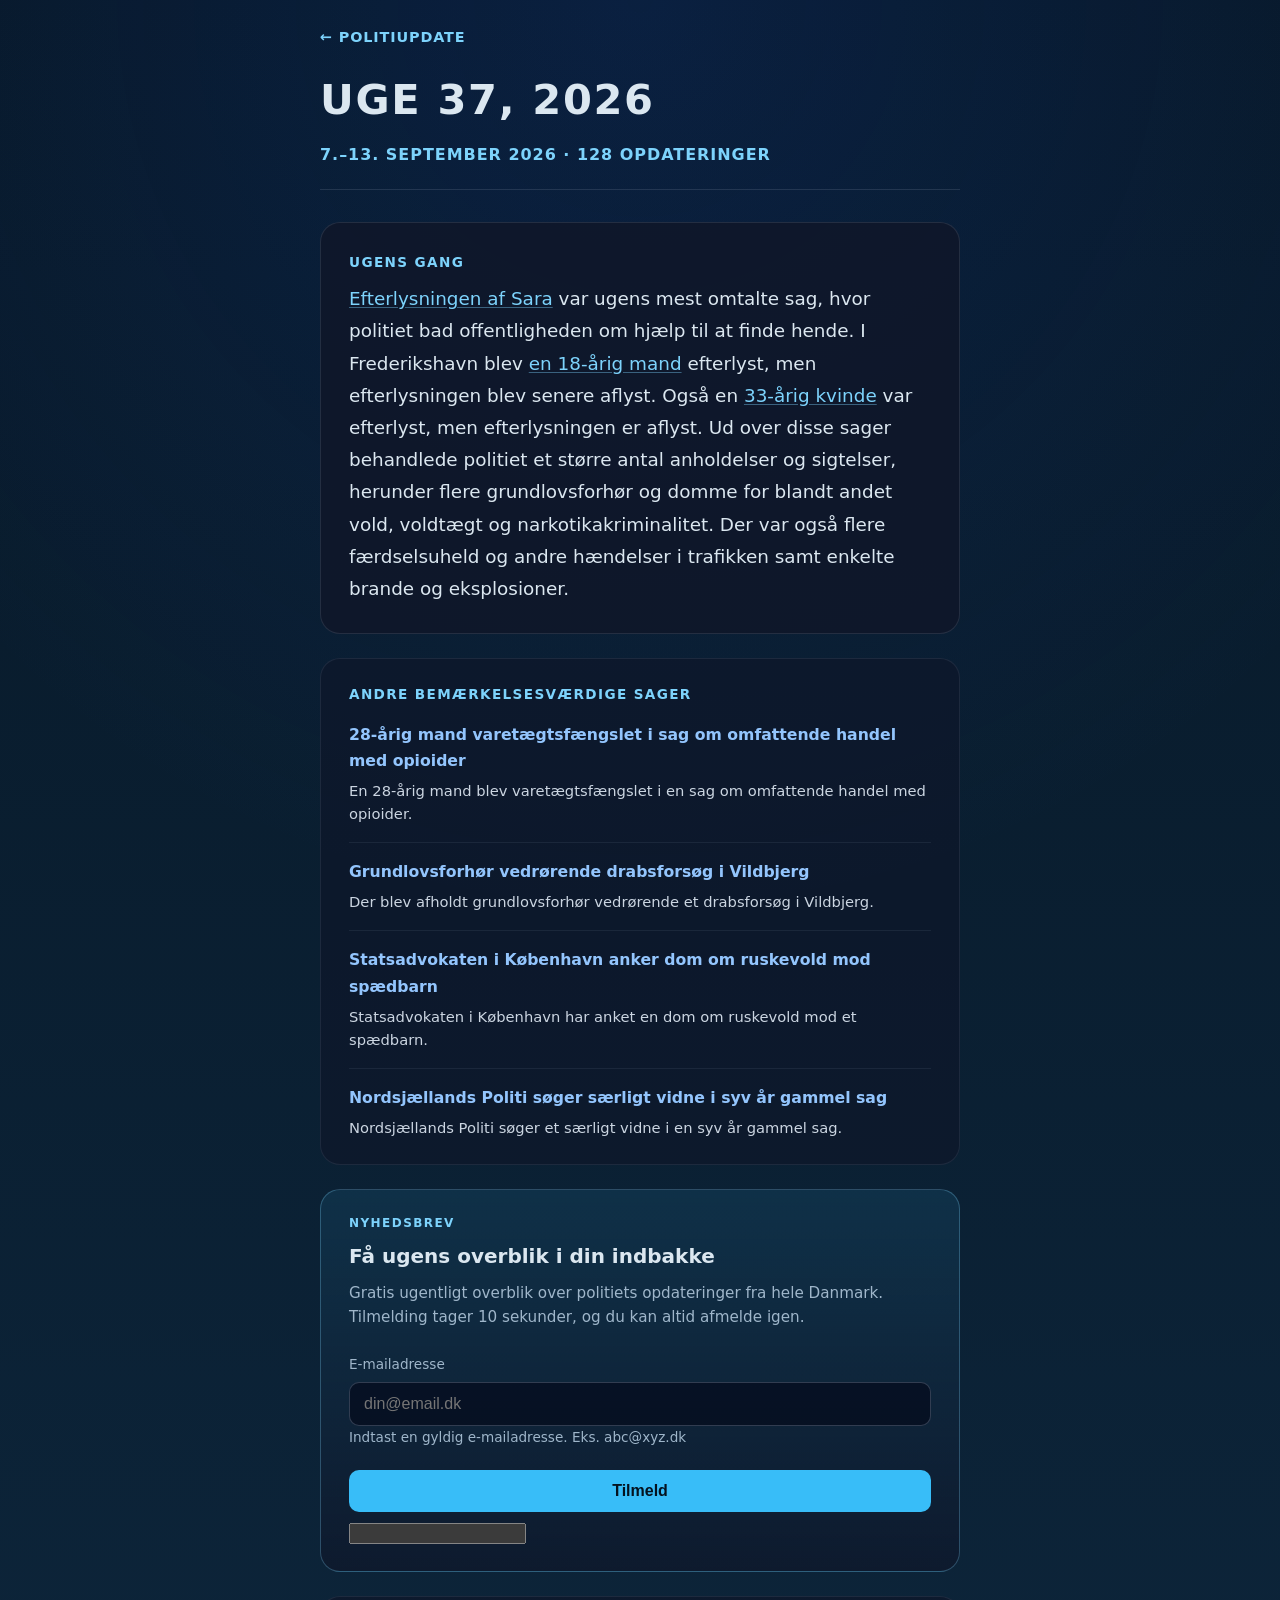
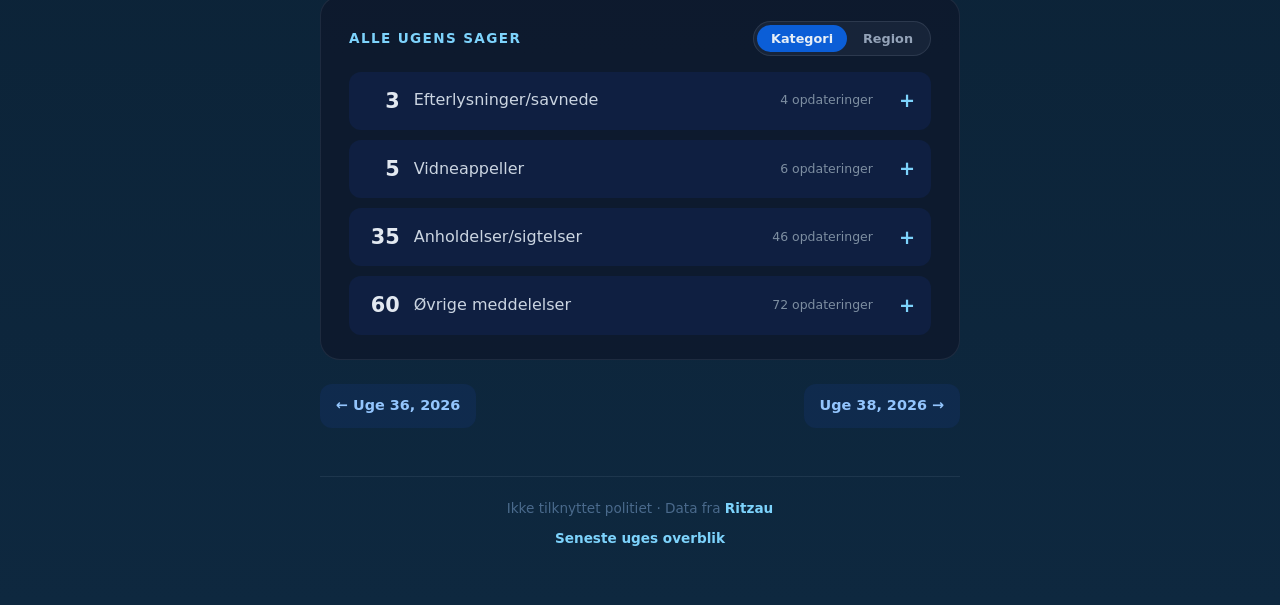
<file: website/uge/2026/37/index.html>
<!DOCTYPE html>
        <html lang="da">
        <head>
          <meta charset="UTF-8">
          <meta name="viewport" content="width=device-width, initial-scale=1.0">
          <title>Uge 37, 2026 — PolitiUpdate</title>
          <meta name="description" content="Ugens overblik over politiets opdateringer: 7.–13. september 2026 · 128 opdateringer — efterlysninger, anholdelser og øvrige sager fra hele Danmark.">
          <link rel="canonical" href="https://politiupdates.dk/uge/2026/37/">
          <meta property="og:type" content="article">
          <meta property="og:site_name" content="PolitiUpdate">
          <meta property="og:locale" content="da_DK">
          <meta property="og:title" content="Uge 37, 2026 — PolitiUpdate">
          <meta property="og:description" content="Ugens overblik over politiets opdateringer: 128 meddelelser fra hele Danmark.">
          <meta property="og:url" content="https://politiupdates.dk/uge/2026/37/">
          <meta property="og:image" content="https://politiupdates.dk/og-image.png">
          <meta property="og:image:width" content="1200">
          <meta property="og:image:height" content="630">
          <meta property="og:image:alt" content="PolitiUpdate — uge 37, 2026">
          <meta name="twitter:card" content="summary_large_image">
          <meta name="twitter:title" content="Uge 37, 2026 — PolitiUpdate">
          <meta name="twitter:description" content="Ugens overblik over politiets opdateringer: 128 meddelelser fra hele Danmark.">
          <meta name="twitter:image" content="https://politiupdates.dk/og-image.png">
          <link rel="icon" href="../../../favicon.svg" type="image/svg+xml">
          <link rel="stylesheet" href="../../../styles.css">
          <link rel="stylesheet" href="../../digest.css">
          <link rel="stylesheet" href="https://sibforms.com/forms/end-form/build/sib-styles.css">
        </head>
        <body>
          <div class="digest-shell">
            <header class="digest-header">
              <a class="back-link" href="../../../">PolitiUpdate</a>
              <h1>Uge 37, 2026</h1>
              <p class="digest-meta">7.–13. september 2026 · 128 opdateringer</p>
            </header>

            <main class="digest-main">
              <article class="digest-narrative">
                <h2>Ugens gang</h2>
                <p><a href="https://x.com/PolitiUpdate/status/2097301670527140263" target="_blank" rel="noopener">Efterlysningen af Sara</a> var ugens mest omtalte sag, hvor politiet bad offentligheden om hjælp til at finde hende. I Frederikshavn blev <a href="https://x.com/PolitiUpdate/status/2097023132750233972" target="_blank" rel="noopener">en 18-årig mand</a> efterlyst, men efterlysningen blev senere aflyst. Også en <a href="https://x.com/PolitiUpdate/status/2097326166374060494" target="_blank" rel="noopener">33-årig kvinde</a> var efterlyst, men efterlysningen er aflyst. Ud over disse sager behandlede politiet et større antal anholdelser og sigtelser, herunder flere grundlovsforhør og domme for blandt andet vold, voldtægt og narkotikakriminalitet. Der var også flere færdselsuheld og andre hændelser i trafikken samt enkelte brande og eksplosioner.</p>
              </article>

              <section class="digest-notable">
                <h2>Andre bemærkelsesværdige sager</h2>
                <ul class="notable-list">
                  <li><a href="https://x.com/PolitiUpdate/status/2096923104903909445" target="_blank" rel="noopener">28-årig mand varetægtsfængslet i sag om omfattende handel med opioider</a><p>En 28-årig mand blev varetægtsfængslet i en sag om omfattende handel med opioider.</p></li>
<li><a href="https://x.com/PolitiUpdate/status/2097614731674878095" target="_blank" rel="noopener">Grundlovsforhør vedrørende drabsforsøg i Vildbjerg</a><p>Der blev afholdt grundlovsforhør vedrørende et drabsforsøg i Vildbjerg.</p></li>
<li><a href="https://x.com/PolitiUpdate/status/2096916437629878371" target="_blank" rel="noopener">Statsadvokaten i København anker dom om ruskevold mod spædbarn</a><p>Statsadvokaten i København har anket en dom om ruskevold mod et spædbarn.</p></li>
<li><a href="https://x.com/PolitiUpdate/status/2096925689996103738" target="_blank" rel="noopener">Nordsjællands Politi søger særligt vidne i syv år gammel sag</a><p>Nordsjællands Politi søger et særligt vidne i en syv år gammel sag.</p></li>
                </ul>
              </section>
              <section class="digest-signup">
                <p class="eyebrow">Nyhedsbrev</p>
                <h2>F&aring; ugens overblik i din indbakke</h2>
                <p class="digest-signup-copy">Gratis ugentligt overblik over politiets opdateringer fra hele Danmark. Tilmelding tager 10 sekunder, og du kan altid afmelde igen.</p>
              <div class="sib-form">
                <div id="sib-form-container" class="sib-form-container">
                  <div id="error-message" class="sib-form-message-panel" style="font-family:Helvetica, sans-serif; font-size:16px; text-align:left; color:#661d1d; background-color:#ffeded; border-color:#ff4949; border-radius:8px;">
                    <div class="sib-form-message-panel__text sib-form-message-panel__text--center">
                      <span class="sib-form-message-panel__inner-text">Din tilmelding kunne ikke gemmes. Prøv igen.</span>
                    </div>
                  </div>
                  <div id="success-message" class="sib-form-message-panel" style="font-family:Helvetica, sans-serif; font-size:16px; text-align:left; color:#085229; background-color:#e7faf0; border-color:#13ce66; border-radius:8px;">
                    <div class="sib-form-message-panel__text sib-form-message-panel__text--center">
                      <span class="sib-form-message-panel__inner-text">Din tilmelding er gennemført.</span>
                    </div>
                  </div>
                  <div id="sib-container" class="sib-container--large sib-container--vertical" style="direction:ltr">
                    <form id="sib-form" method="POST" action="https://2e5ae89a.sibforms.com/serve/[base64]" data-type="subscription">
                      <div style="padding: 8px 0;">
                        <div class="sib-input sib-form-block">
                          <div class="form__entry entry_block">
                            <div class="form__label-row">
                              <label class="entry__label" for="EMAIL" data-required="*">E-mailadresse</label>
                              <div class="entry__field">
                                <input class="input" type="text" id="EMAIL" name="EMAIL" autocomplete="off" value="" placeholder="din@email.dk" data-required="true" required />
                              </div>
                            </div>
                            <label class="entry__error entry__error--primary"></label>
                            <label class="entry__specification">Indtast en gyldig e-mailadresse. Eks. abc@xyz.dk</label>
                          </div>
                        </div>
                      </div>
                      <div style="padding: 8px 0;">
                        <div class="sib-form-block" style="text-align: left">
                          <button class="sib-form-block__button sib-form-block__button-with-loader" form="sib-form" type="submit">Tilmeld</button>
                        </div>
                      </div>
                      <input type="text" name="email_address_check" value="" class="input--hidden">
                      <input type="hidden" name="locale" value="en">
                    </form>
                  </div>
                </div>
              </div>
              </section>
              <section class="digest-breakdown" id="stats-section">
                <div class="stats-header">
                  <h2>Alle ugens sager</h2>
                  <div class="sort-toggle" role="group" aria-label="Sortér efter">
                    <button type="button" class="sort-btn active" data-sort="category">Kategori</button>
                    <button type="button" class="sort-btn" data-sort="region">Region</button>
                  </div>
                </div>
                <p class="breakdown-note"></p>
                <div class="cat-list" data-panel="category">
                  <details class="cat-item">
  <summary><span class="cat-count">3</span><span class="cat-label">Efterlysninger/savnede</span><span class="cat-meta">4 opdateringer</span></summary>
  <ul class="cat-item-list">
    <li><a class="case-row" href="https://x.com/PolitiUpdate/status/2097023132750233972" target="_blank" rel="noopener"><span class="case-row-title">Savnet 18 årig mand i Frederikshavn</span><span class="row-arrow" aria-hidden="true">→</span></a></li>
<li><a class="case-row" href="https://x.com/PolitiUpdate/status/2097050813483061356" target="_blank" rel="noopener"><span class="case-row-title">Aflysning efterlysning Frederikshavn</span><span class="row-arrow" aria-hidden="true">→</span></a></li>
<li><a class="case-row" href="https://x.com/PolitiUpdate/status/2097326943591166271" target="_blank" rel="noopener"><span class="case-row-title">Efterlysning af 33 årig kvinde ( Aflyst )</span><span class="row-meta">2 opdateringer</span><span class="row-arrow" aria-hidden="true">→</span></a></li>
  </ul>
</details>
<details class="cat-item">
  <summary><span class="cat-count">5</span><span class="cat-label">Vidneappeller</span><span class="cat-meta">6 opdateringer</span></summary>
  <ul class="cat-item-list">
    <li><a class="case-row" href="https://x.com/PolitiUpdate/status/2097318395150790777" target="_blank" rel="noopener"><span class="case-row-title">Har du set Sara?</span><span class="row-meta">2 opdateringer</span><span class="row-arrow" aria-hidden="true">→</span></a></li>
<li><a class="case-row" href="https://x.com/PolitiUpdate/status/2097320763003162818" target="_blank" rel="noopener"><span class="case-row-title">Fængslet for stalking</span><span class="row-arrow" aria-hidden="true">→</span></a></li>
<li><a class="case-row" href="https://x.com/PolitiUpdate/status/2097595871923949980" target="_blank" rel="noopener"><span class="case-row-title">Nordsjællands Politi efterlyser mistænkt for kontaktbedrageri</span><span class="row-arrow" aria-hidden="true">→</span></a></li>
<li><a class="case-row" href="https://x.com/PolitiUpdate/status/2097604081833656504" target="_blank" rel="noopener"><span class="case-row-title">Mangler du denne fliseskærer?</span><span class="row-arrow" aria-hidden="true">→</span></a></li>
<li><a class="case-row" href="https://x.com/PolitiUpdate/status/2098777708369166529" target="_blank" rel="noopener"><span class="case-row-title">Røveri i Esbjerg.</span><span class="row-arrow" aria-hidden="true">→</span></a></li>
  </ul>
</details>
<details class="cat-item">
  <summary><span class="cat-count">35</span><span class="cat-label">Anholdelser/sigtelser</span><span class="cat-meta">46 opdateringer</span></summary>
  <ul class="cat-item-list">
    <li><a class="case-row" href="https://x.com/PolitiUpdate/status/2096846841786884259" target="_blank" rel="noopener"><span class="case-row-title">36-årig mand idømt et års fængsel</span><span class="row-arrow" aria-hidden="true">→</span></a></li>
<li><a class="case-row" href="https://x.com/PolitiUpdate/status/2096857599442649528" target="_blank" rel="noopener"><span class="case-row-title">To personer varetægtsfængslet for indbrud</span><span class="row-arrow" aria-hidden="true">→</span></a></li>
<li><a class="case-row" href="https://x.com/PolitiUpdate/status/2096901310440411587" target="_blank" rel="noopener"><span class="case-row-title">To mænd fængslet til 1 oktober</span><span class="row-arrow" aria-hidden="true">→</span></a></li>
<li><a class="case-row" href="https://x.com/PolitiUpdate/status/2096923104903909445" target="_blank" rel="noopener"><span class="case-row-title">28-årig mand varetægtsfængslet i sag om omfattende handel med opioider</span><span class="row-arrow" aria-hidden="true">→</span></a></li>
<li><a class="case-row" href="https://x.com/PolitiUpdate/status/2096932622366872052" target="_blank" rel="noopener"><span class="case-row-title">23 klip efter morgenindsats i Aarhus</span><span class="row-arrow" aria-hidden="true">→</span></a></li>
<li><a class="case-row" href="https://x.com/PolitiUpdate/status/2096951595674247359" target="_blank" rel="noopener"><span class="case-row-title">Målrettet færdselskontrol på Amager</span><span class="row-arrow" aria-hidden="true">→</span></a></li>
<li><a class="case-row" href="https://x.com/PolitiUpdate/status/2096994542490902738" target="_blank" rel="noopener"><span class="case-row-title">Fangeflugt</span><span class="row-meta">2 opdateringer</span><span class="row-arrow" aria-hidden="true">→</span></a></li>
<li><a class="case-row" href="https://x.com/PolitiUpdate/status/2097218967224176765" target="_blank" rel="noopener"><span class="case-row-title">Målrettet indsats mod trick- og lommetyverier</span><span class="row-arrow" aria-hidden="true">→</span></a></li>
<li><a class="case-row" href="https://x.com/PolitiUpdate/status/2097243350873301406" target="_blank" rel="noopener"><span class="case-row-title">54-årig kvinde sigtet for cykeltyveri</span><span class="row-arrow" aria-hidden="true">→</span></a></li>
<li><a class="case-row" href="https://x.com/PolitiUpdate/status/2097249005290086757" target="_blank" rel="noopener"><span class="case-row-title">Grundlovsforhør ved Retten i Aarhus - formentligt kl. 12.00</span><span class="row-arrow" aria-hidden="true">→</span></a></li>
<li><a class="case-row" href="https://x.com/PolitiUpdate/status/2097308871329300717" target="_blank" rel="noopener"><span class="case-row-title">Grundlovsforhør ved Retten i Horsens kl. 14.00</span><span class="row-meta">2 opdateringer</span><span class="row-arrow" aria-hidden="true">→</span></a></li>
<li><a class="case-row" href="https://x.com/PolitiUpdate/status/2097284912579797016" target="_blank" rel="noopener"><span class="case-row-title">Kvinde sigtet for kørsel i narkopåvirket tilstand</span><span class="row-arrow" aria-hidden="true">→</span></a></li>
<li><a class="case-row" href="https://x.com/PolitiUpdate/status/2097318916330799287" target="_blank" rel="noopener"><span class="case-row-title">To mænd varetægtsfængslet for forsøg på tyveri</span><span class="row-arrow" aria-hidden="true">→</span></a></li>
<li><a class="case-row" href="https://x.com/PolitiUpdate/status/2097320236097867984" target="_blank" rel="noopener"><span class="case-row-title">Fængslet for stalking</span><span class="row-meta">2 opdateringer</span><span class="row-arrow" aria-hidden="true">→</span></a></li>
<li><a class="case-row" href="https://x.com/PolitiUpdate/status/2097453958474387704" target="_blank" rel="noopener"><span class="case-row-title">Politiet har afgivet varselsskud nær Ringsted</span><span class="row-arrow" aria-hidden="true">→</span></a></li>
<li><a class="case-row" href="https://x.com/PolitiUpdate/status/2097572980436193440" target="_blank" rel="noopener"><span class="case-row-title">Grundlovsforhør ved Retten i Aarhus kl. 9.45</span><span class="row-arrow" aria-hidden="true">→</span></a></li>
<li><a class="case-row" href="https://x.com/PolitiUpdate/status/2097611773998452743" target="_blank" rel="noopener"><span class="case-row-title">Fremstilling kl 9.30 af mistænkt i sag fra Aarup og Glamsbjerg</span><span class="row-meta">2 opdateringer</span><span class="row-arrow" aria-hidden="true">→</span></a></li>
<li><a class="case-row" href="https://x.com/PolitiUpdate/status/2097676520588497077" target="_blank" rel="noopener"><span class="case-row-title">Grundlovsforhør vedrørende drabsforsøg i Vildbjerg</span><span class="row-meta">2 opdateringer</span><span class="row-arrow" aria-hidden="true">→</span></a></li>
<li><a class="case-row" href="https://x.com/PolitiUpdate/status/2097698517267738679" target="_blank" rel="noopener"><span class="case-row-title">Grundlovsforhør ved Retten i Roskilde</span><span class="row-meta">2 opdateringer</span><span class="row-arrow" aria-hidden="true">→</span></a></li>
<li><a class="case-row" href="https://x.com/PolitiUpdate/status/2097681025786855446" target="_blank" rel="noopener"><span class="case-row-title">Straksdom: 23-årig dømt for våben og hash</span><span class="row-arrow" aria-hidden="true">→</span></a></li>
<li><a class="case-row" href="https://x.com/PolitiUpdate/status/2097683090818904553" target="_blank" rel="noopener"><span class="case-row-title">26 cyklister fik bøder på Østerbro</span><span class="row-arrow" aria-hidden="true">→</span></a></li>
<li><a class="case-row" href="https://x.com/PolitiUpdate/status/2097960671560474892" target="_blank" rel="noopener"><span class="case-row-title">31-årig mand sigtet for flere indbrud</span><span class="row-arrow" aria-hidden="true">→</span></a></li>
<li><a class="case-row" href="https://x.com/PolitiUpdate/status/2098285287898284156" target="_blank" rel="noopener"><span class="case-row-title">Grundlovsforhør ved Retten i Horsens kl. 13.00</span><span class="row-meta">2 opdateringer</span><span class="row-arrow" aria-hidden="true">→</span></a></li>
<li><a class="case-row" href="https://x.com/PolitiUpdate/status/2098002115419685115" target="_blank" rel="noopener"><span class="case-row-title">Sigtet for besiddelse af to pistoler</span><span class="row-arrow" aria-hidden="true">→</span></a></li>
<li><a class="case-row" href="https://x.com/PolitiUpdate/status/2098032382351983036" target="_blank" rel="noopener"><span class="case-row-title">Knivstikkeri i Herlev</span><span class="row-arrow" aria-hidden="true">→</span></a></li>
<li><a class="case-row" href="https://x.com/PolitiUpdate/status/2098038032138178779" target="_blank" rel="noopener"><span class="case-row-title">Fire personer fængslet efter fund af kokain</span><span class="row-arrow" aria-hidden="true">→</span></a></li>
<li><a class="case-row" href="https://x.com/PolitiUpdate/status/2098038823171268776" target="_blank" rel="noopener"><span class="case-row-title">21-årig kvinde idømt fængsel i 3 år og 6 måneder ved straksdom</span><span class="row-arrow" aria-hidden="true">→</span></a></li>
<li><a class="case-row" href="https://x.com/PolitiUpdate/status/2098063976580211173" target="_blank" rel="noopener"><span class="case-row-title">44-årig mand idømt 3,5 års fængsel for voldtægt og grov vold i Skive</span><span class="row-arrow" aria-hidden="true">→</span></a></li>
<li><a class="case-row" href="https://x.com/PolitiUpdate/status/2098073490876481729" target="_blank" rel="noopener"><span class="case-row-title">Mistænkt anholdt i sag om hændelse på skole i Odense</span><span class="row-arrow" aria-hidden="true">→</span></a></li>
<li><a class="case-row" href="https://x.com/PolitiUpdate/status/2098330451836604835" target="_blank" rel="noopener"><span class="case-row-title">Grundlovsforhør ved Retten i Horsens kl. 9.00</span><span class="row-meta">2 opdateringer</span><span class="row-arrow" aria-hidden="true">→</span></a></li>
<li><a class="case-row" href="https://x.com/PolitiUpdate/status/2098765532065620332" target="_blank" rel="noopener"><span class="case-row-title">Grundlovsforhør i Sønderborg</span><span class="row-meta">2 opdateringer</span><span class="row-arrow" aria-hidden="true">→</span></a></li>
<li><a class="case-row" href="https://x.com/PolitiUpdate/status/2098408621147349477" target="_blank" rel="noopener"><span class="case-row-title">19-årig mand fremstilles i grundlovsfør i Odense</span><span class="row-meta">2 opdateringer</span><span class="row-arrow" aria-hidden="true">→</span></a></li>
<li><a class="case-row" href="https://x.com/PolitiUpdate/status/2098345351652815070" target="_blank" rel="noopener"><span class="case-row-title">Politi beslaglægger 1651 puffbars efter borgertip</span><span class="row-arrow" aria-hidden="true">→</span></a></li>
<li><a class="case-row" href="https://x.com/PolitiUpdate/status/2098373213025919054" target="_blank" rel="noopener"><span class="case-row-title">Varetægtsfængsling i Sønderborg</span><span class="row-arrow" aria-hidden="true">→</span></a></li>
<li><a class="case-row" href="https://x.com/PolitiUpdate/status/2099060939580678250" target="_blank" rel="noopener"><span class="case-row-title">Grundlovsforhør ved Retten i Aarhus kl. 9.00</span><span class="row-meta">2 opdateringer</span><span class="row-arrow" aria-hidden="true">→</span></a></li>
  </ul>
</details>
<details class="cat-item">
  <summary><span class="cat-count">60</span><span class="cat-label">Øvrige meddelelser</span><span class="cat-meta">72 opdateringer</span></summary>
  <ul class="cat-item-list">
    <li><a class="case-row" href="https://x.com/PolitiUpdate/status/2096843491947270593" target="_blank" rel="noopener"><span class="case-row-title">Afspærring - Øresundsmotorvejen i retning mod Danmark</span><span class="row-meta">2 opdateringer</span><span class="row-arrow" aria-hidden="true">→</span></a></li>
<li><a class="case-row" href="https://x.com/PolitiUpdate/status/2096852986521944510" target="_blank" rel="noopener"><span class="case-row-title">Færdselsuheld på motorvejen ved Gevninge</span><span class="row-meta">2 opdateringer</span><span class="row-arrow" aria-hidden="true">→</span></a></li>
<li><a class="case-row" href="https://x.com/PolitiUpdate/status/2096847613731742058" target="_blank" rel="noopener"><span class="case-row-title">Mistænkeligt forhold</span><span class="row-arrow" aria-hidden="true">→</span></a></li>
<li><a class="case-row" href="https://x.com/PolitiUpdate/status/2096900006875902208" target="_blank" rel="noopener"><span class="case-row-title">Fremstilling Retten i Sønderborg</span><span class="row-arrow" aria-hidden="true">→</span></a></li>
<li><a class="case-row" href="https://x.com/PolitiUpdate/status/2096916437629878371" target="_blank" rel="noopener"><span class="case-row-title">Statsadvokaten i København anker dom om ruskevold mod spædbarn</span><span class="row-arrow" aria-hidden="true">→</span></a></li>
<li><a class="case-row" href="https://x.com/PolitiUpdate/status/2096925689996103738" target="_blank" rel="noopener"><span class="case-row-title">Nordsjællands Politi søger særligt vidne i syv år gammel sag</span><span class="row-arrow" aria-hidden="true">→</span></a></li>
<li><a class="case-row" href="https://x.com/PolitiUpdate/status/2096971470442578431" target="_blank" rel="noopener"><span class="case-row-title">Vestre Landsret idømmer lastbilchauffør dagbøder og betinget frakendelse af førerretten for uagtsomt manddrab</span><span class="row-arrow" aria-hidden="true">→</span></a></li>
<li><a class="case-row" href="https://x.com/PolitiUpdate/status/2096988128909398218" target="_blank" rel="noopener"><span class="case-row-title">Mindre eksplosion ved Janderup skole i Varde</span><span class="row-arrow" aria-hidden="true">→</span></a></li>
<li><a class="case-row" href="https://x.com/PolitiUpdate/status/2096988902280311202" target="_blank" rel="noopener"><span class="case-row-title">Færdseluheld Isterødvejen/Gadevangsvej, Hillerød</span><span class="row-arrow" aria-hidden="true">→</span></a></li>
<li><a class="case-row" href="https://x.com/PolitiUpdate/status/2096989417336615336" target="_blank" rel="noopener"><span class="case-row-title">Færdselsuheld Isterødvejen/Gadevangsvej, Hillerød</span><span class="row-arrow" aria-hidden="true">→</span></a></li>
<li><a class="case-row" href="https://x.com/PolitiUpdate/status/2097026459462438924" target="_blank" rel="noopener"><span class="case-row-title">Alvorligt færdselsuheld spærre Sorøvej ved Ruds Vedby i begge retninger</span><span class="row-arrow" aria-hidden="true">→</span></a></li>
<li><a class="case-row" href="https://x.com/PolitiUpdate/status/2097043631727427769" target="_blank" rel="noopener"><span class="case-row-title">Opfølgning på syrebombe sprængning på Janderup skole i Varde</span><span class="row-arrow" aria-hidden="true">→</span></a></li>
<li><a class="case-row" href="https://x.com/PolitiUpdate/status/2097201269601693876" target="_blank" rel="noopener"><span class="case-row-title">Borgerekspedition i Toftlund lukket</span><span class="row-arrow" aria-hidden="true">→</span></a></li>
<li><a class="case-row" href="https://x.com/PolitiUpdate/status/2097233080901902729" target="_blank" rel="noopener"><span class="case-row-title">Fyns Politi anholder 40-årig mand i sag om blufærdighedskrænkelser ved skoler i Aarup og Glamsbjerg</span><span class="row-arrow" aria-hidden="true">→</span></a></li>
<li><a class="case-row" href="https://x.com/PolitiUpdate/status/2097279010170720502" target="_blank" rel="noopener"><span class="case-row-title">139 km/t på Sottrupvej – bilist står til betinget frakendelse</span><span class="row-arrow" aria-hidden="true">→</span></a></li>
<li><a class="case-row" href="https://x.com/PolitiUpdate/status/2097296969274388780" target="_blank" rel="noopener"><span class="case-row-title">Færdselsuheld ved Limfjordstunnelen i Nørresundby</span><span class="row-arrow" aria-hidden="true">→</span></a></li>
<li><a class="case-row" href="https://x.com/PolitiUpdate/status/2097297740070011191" target="_blank" rel="noopener"><span class="case-row-title">Trafikken normaliseret efter færdselsuheld ved Limfjordstunnelen i Nørresundby</span><span class="row-arrow" aria-hidden="true">→</span></a></li>
<li><a class="case-row" href="https://x.com/PolitiUpdate/status/2097346064710074549" target="_blank" rel="noopener"><span class="case-row-title">S-togtrafikken standset på København Syd St.</span><span class="row-meta">4 opdateringer</span><span class="row-arrow" aria-hidden="true">→</span></a></li>
<li><a class="case-row" href="https://x.com/PolitiUpdate/status/2097306814467670280" target="_blank" rel="noopener"><span class="case-row-title">Dømt for vold og voldtægt af kæreste</span><span class="row-arrow" aria-hidden="true">→</span></a></li>
<li><a class="case-row" href="https://x.com/PolitiUpdate/status/2097317861832474697" target="_blank" rel="noopener"><span class="case-row-title">Målrettet indsats mod trick- og lommetyverier</span><span class="row-arrow" aria-hidden="true">→</span></a></li>
<li><a class="case-row" href="https://x.com/PolitiUpdate/status/2097573505579856075" target="_blank" rel="noopener"><span class="case-row-title">Bare rolig - det er bare en øvelse</span><span class="row-arrow" aria-hidden="true">→</span></a></li>
<li><a class="case-row" href="https://x.com/PolitiUpdate/status/2097578902084583804" target="_blank" rel="noopener"><span class="case-row-title">Aarhus: Bare rolig - det er bare en øvelse</span><span class="row-arrow" aria-hidden="true">→</span></a></li>
<li><a class="case-row" href="https://x.com/PolitiUpdate/status/2097579168544510104" target="_blank" rel="noopener"><span class="case-row-title">26-årig kvinde idømt fængsel for knivstik i Fredericia</span><span class="row-arrow" aria-hidden="true">→</span></a></li>
<li><a class="case-row" href="https://x.com/PolitiUpdate/status/2097587643416748380" target="_blank" rel="noopener"><span class="case-row-title">Dømt for at sælge alkohol til ung kontrolkøber</span><span class="row-arrow" aria-hidden="true">→</span></a></li>
<li><a class="case-row" href="https://x.com/PolitiUpdate/status/2097640914068120053" target="_blank" rel="noopener"><span class="case-row-title">Frifindelse i Esbjerg ankes ikke</span><span class="row-arrow" aria-hidden="true">→</span></a></li>
<li><a class="case-row" href="https://x.com/PolitiUpdate/status/2097665770813796799" target="_blank" rel="noopener"><span class="case-row-title">Telefonsystem ude af drift</span><span class="row-arrow" aria-hidden="true">→</span></a></li>
<li><a class="case-row" href="https://x.com/PolitiUpdate/status/2097702122657828969" target="_blank" rel="noopener"><span class="case-row-title">Færdselsuheld på Amagermotorvejen</span><span class="row-meta">3 opdateringer</span><span class="row-arrow" aria-hidden="true">→</span></a></li>
<li><a class="case-row" href="https://x.com/PolitiUpdate/status/2097686438154575949" target="_blank" rel="noopener"><span class="case-row-title">Telefonsystem virker igen</span><span class="row-arrow" aria-hidden="true">→</span></a></li>
<li><a class="case-row" href="https://x.com/PolitiUpdate/status/2097748383641567352" target="_blank" rel="noopener"><span class="case-row-title">Indsats på København Syd Station</span><span class="row-meta">2 opdateringer</span><span class="row-arrow" aria-hidden="true">→</span></a></li>
<li><a class="case-row" href="https://x.com/PolitiUpdate/status/2097777835624804780" target="_blank" rel="noopener"><span class="case-row-title">Fsrtkontrol Vardevej Bramming</span><span class="row-arrow" aria-hidden="true">→</span></a></li>
<li><a class="case-row" href="https://x.com/PolitiUpdate/status/2097920648068887005" target="_blank" rel="noopener"><span class="case-row-title">Mobil politistation i Værløse efter skyderi fredag</span><span class="row-arrow" aria-hidden="true">→</span></a></li>
<li><a class="case-row" href="https://x.com/PolitiUpdate/status/2097937557489438914" target="_blank" rel="noopener"><span class="case-row-title">Knippelsbro spærret i retning mod Christianshavn</span><span class="row-arrow" aria-hidden="true">→</span></a></li>
<li><a class="case-row" href="https://x.com/PolitiUpdate/status/2097941669517947202" target="_blank" rel="noopener"><span class="case-row-title">Rettelse: Knippelsbro spærret i retning mod Christianshavn</span><span class="row-arrow" aria-hidden="true">→</span></a></li>
<li><a class="case-row" href="https://x.com/PolitiUpdate/status/2097941937303302575" target="_blank" rel="noopener"><span class="case-row-title">Rettelse: Christians Brygge spærret i den ene retning</span><span class="row-arrow" aria-hidden="true">→</span></a></li>
<li><a class="case-row" href="https://x.com/PolitiUpdate/status/2097961705372553321" target="_blank" rel="noopener"><span class="case-row-title">Mindre spild ved Koppers ved Nyborg - der er ingen fare, kun ubehagelig lugt</span><span class="row-arrow" aria-hidden="true">→</span></a></li>
<li><a class="case-row" href="https://x.com/PolitiUpdate/status/2097962872420876289" target="_blank" rel="noopener"><span class="case-row-title">Dom i sag om røveri, grov vold og frihedsberøvelse</span><span class="row-arrow" aria-hidden="true">→</span></a></li>
<li><a class="case-row" href="https://x.com/PolitiUpdate/status/2097963007179661575" target="_blank" rel="noopener"><span class="case-row-title">Christians Brygge spærret efter uheld</span><span class="row-arrow" aria-hidden="true">→</span></a></li>
<li><a class="case-row" href="https://x.com/PolitiUpdate/status/2097970300306718938" target="_blank" rel="noopener"><span class="case-row-title">Anmeldelse om udslip ved Bella Center</span><span class="row-arrow" aria-hidden="true">→</span></a></li>
<li><a class="case-row" href="https://x.com/PolitiUpdate/status/2097971333250654718" target="_blank" rel="noopener"><span class="case-row-title">Christians Brygge åben igen efter uheld</span><span class="row-arrow" aria-hidden="true">→</span></a></li>
<li><a class="case-row" href="https://x.com/PolitiUpdate/status/2097980312320131136" target="_blank" rel="noopener"><span class="case-row-title">Mangler du denne fliseskærer?</span><span class="row-arrow" aria-hidden="true">→</span></a></li>
<li><a class="case-row" href="https://x.com/PolitiUpdate/status/2098013381538328800" target="_blank" rel="noopener"><span class="case-row-title">Vi undersøger mistænkeligt forhold på Tornbjergvej i Odense</span><span class="row-arrow" aria-hidden="true">→</span></a></li>
<li><a class="case-row" href="https://x.com/PolitiUpdate/status/2098029034898866383" target="_blank" rel="noopener"><span class="case-row-title">Dømt for stalking af ex-kæreste</span><span class="row-arrow" aria-hidden="true">→</span></a></li>
<li><a class="case-row" href="https://x.com/PolitiUpdate/status/2098038043743768754" target="_blank" rel="noopener"><span class="case-row-title">Anmeldelser om truende opkald</span><span class="row-arrow" aria-hidden="true">→</span></a></li>
<li><a class="case-row" href="https://x.com/PolitiUpdate/status/2098044734891872694" target="_blank" rel="noopener"><span class="case-row-title">Knivstikkeri i Herlev</span><span class="row-arrow" aria-hidden="true">→</span></a></li>
<li><a class="case-row" href="https://x.com/PolitiUpdate/status/2098071681797689473" target="_blank" rel="noopener"><span class="case-row-title">Hvem mangler denne hund i Varde?</span><span class="row-arrow" aria-hidden="true">→</span></a></li>
<li><a class="case-row" href="https://x.com/PolitiUpdate/status/2098113260574880176" target="_blank" rel="noopener"><span class="case-row-title">Togulykke uden personskade</span><span class="row-arrow" aria-hidden="true">→</span></a></li>
<li><a class="case-row" href="https://x.com/PolitiUpdate/status/2098136596512198793" target="_blank" rel="noopener"><span class="case-row-title">Bygningsbrand i etageejendom i Sønderborg.</span><span class="row-arrow" aria-hidden="true">→</span></a></li>
<li><a class="case-row" href="https://x.com/PolitiUpdate/status/2098305297039364102" target="_blank" rel="noopener"><span class="case-row-title">16 bilister fik bøde for at bruge mobiltelefonen</span><span class="row-arrow" aria-hidden="true">→</span></a></li>
<li><a class="case-row" href="https://x.com/PolitiUpdate/status/2098336869885087754" target="_blank" rel="noopener"><span class="case-row-title">19-årig mand fremstilles i grundlovsfør i Odense</span><span class="row-arrow" aria-hidden="true">→</span></a></li>
<li><a class="case-row" href="https://x.com/PolitiUpdate/status/2098359587661615572" target="_blank" rel="noopener"><span class="case-row-title">14 fik klip for tætkørsel ved motorvejskontrol i trekantsområdet</span><span class="row-arrow" aria-hidden="true">→</span></a></li>
<li><a class="case-row" href="https://x.com/PolitiUpdate/status/2098416305225531481" target="_blank" rel="noopener"><span class="case-row-title">Personpåkørsel i Nykøbing Sjælland</span><span class="row-meta">2 opdateringer</span><span class="row-arrow" aria-hidden="true">→</span></a></li>
<li><a class="case-row" href="https://x.com/PolitiUpdate/status/2098711764431196180" target="_blank" rel="noopener"><span class="case-row-title">Grundlovsforhør i Sønderborg</span><span class="row-meta">3 opdateringer</span><span class="row-arrow" aria-hidden="true">→</span></a></li>
<li><a class="case-row" href="https://x.com/PolitiUpdate/status/2098378100367344084" target="_blank" rel="noopener"><span class="case-row-title">Mindre brand i Nyborg Fængsel er slukket</span><span class="row-arrow" aria-hidden="true">→</span></a></li>
<li><a class="case-row" href="https://x.com/PolitiUpdate/status/2098398618281717877" target="_blank" rel="noopener"><span class="case-row-title">Hastighedskontrol i Nybøl ved Sønderborg resulterer i 176 sager</span><span class="row-arrow" aria-hidden="true">→</span></a></li>
<li><a class="case-row" href="https://x.com/PolitiUpdate/status/2098554755966747014" target="_blank" rel="noopener"><span class="case-row-title">Brand i Mern</span><span class="row-meta">2 opdateringer</span><span class="row-arrow" aria-hidden="true">→</span></a></li>
<li><a class="case-row" href="https://x.com/PolitiUpdate/status/2098507899324735498" target="_blank" rel="noopener"><span class="case-row-title">Fartkontrol Høgevej</span><span class="row-arrow" aria-hidden="true">→</span></a></li>
<li><a class="case-row" href="https://x.com/PolitiUpdate/status/2098676267700953293" target="_blank" rel="noopener"><span class="case-row-title">Alvorligt færdselsuheld på Østjyske Motorvej</span><span class="row-arrow" aria-hidden="true">→</span></a></li>
<li><a class="case-row" href="https://x.com/PolitiUpdate/status/2098777985189052868" target="_blank" rel="noopener"><span class="case-row-title">Røveri i Esbjerg.</span><span class="row-arrow" aria-hidden="true">→</span></a></li>
<li><a class="case-row" href="https://x.com/PolitiUpdate/status/2099069413974835692" target="_blank" rel="noopener"><span class="case-row-title">Færdselsuheld Kalundborgvej i Holbæk</span><span class="row-arrow" aria-hidden="true">→</span></a></li>
<li><a class="case-row" href="https://x.com/PolitiUpdate/status/2099086072907210861" target="_blank" rel="noopener"><span class="case-row-title">Mindre bygningsbrand på Stejlbjergvej i Kolding</span><span class="row-arrow" aria-hidden="true">→</span></a></li>
  </ul>
</details>
                </div>
                <div class="cat-list" data-panel="region" hidden>
                  <details class="cat-item">
  <summary><span class="cat-count">2</span><span class="cat-label">Anklagemyndigheden</span></summary>
  <ul class="cat-item-list">
    <li><a class="case-row" href="https://x.com/PolitiUpdate/status/2097665770813796799" target="_blank" rel="noopener"><span class="case-row-title">Telefonsystem ude af drift</span><span class="row-arrow" aria-hidden="true">→</span></a></li>
<li><a class="case-row" href="https://x.com/PolitiUpdate/status/2097686438154575949" target="_blank" rel="noopener"><span class="case-row-title">Telefonsystem virker igen</span><span class="row-arrow" aria-hidden="true">→</span></a></li>
  </ul>
</details>
<details class="cat-item">
  <summary><span class="cat-count">4</span><span class="cat-label">Anklagemyndigheden ved Midt-</span><span class="cat-meta">5 opdateringer</span></summary>
  <ul class="cat-item-list">
    <li><a class="case-row" href="https://x.com/PolitiUpdate/status/2097698517267738679" target="_blank" rel="noopener"><span class="case-row-title">Grundlovsforhør ved Retten i Roskilde</span><span class="row-meta">2 opdateringer</span><span class="row-arrow" aria-hidden="true">→</span></a></li>
<li><a class="case-row" href="https://x.com/PolitiUpdate/status/2097306814467670280" target="_blank" rel="noopener"><span class="case-row-title">Dømt for vold og voldtægt af kæreste</span><span class="row-arrow" aria-hidden="true">→</span></a></li>
<li><a class="case-row" href="https://x.com/PolitiUpdate/status/2097587643416748380" target="_blank" rel="noopener"><span class="case-row-title">Dømt for at sælge alkohol til ung kontrolkøber</span><span class="row-arrow" aria-hidden="true">→</span></a></li>
<li><a class="case-row" href="https://x.com/PolitiUpdate/status/2098029034898866383" target="_blank" rel="noopener"><span class="case-row-title">Dømt for stalking af ex-kæreste</span><span class="row-arrow" aria-hidden="true">→</span></a></li>
  </ul>
</details>
<details class="cat-item">
  <summary><span class="cat-count">7</span><span class="cat-label">Fyn</span><span class="cat-meta">10 opdateringer</span></summary>
  <ul class="cat-item-list">
    <li><a class="case-row" href="https://x.com/PolitiUpdate/status/2097611773998452743" target="_blank" rel="noopener"><span class="case-row-title">Fremstilling kl 9.30 af mistænkt i sag fra Aarup og Glamsbjerg</span><span class="row-meta">2 opdateringer</span><span class="row-arrow" aria-hidden="true">→</span></a></li>
<li><a class="case-row" href="https://x.com/PolitiUpdate/status/2098073490876481729" target="_blank" rel="noopener"><span class="case-row-title">Mistænkt anholdt i sag om hændelse på skole i Odense</span><span class="row-arrow" aria-hidden="true">→</span></a></li>
<li><a class="case-row" href="https://x.com/PolitiUpdate/status/2098336869885087754" target="_blank" rel="noopener"><span class="case-row-title">19-årig mand fremstilles i grundlovsfør i Odense</span><span class="row-meta">3 opdateringer</span><span class="row-arrow" aria-hidden="true">→</span></a></li>
<li><a class="case-row" href="https://x.com/PolitiUpdate/status/2097233080901902729" target="_blank" rel="noopener"><span class="case-row-title">Fyns Politi anholder 40-årig mand i sag om blufærdighedskrænkelser ved skoler i Aarup og Glamsbjerg</span><span class="row-arrow" aria-hidden="true">→</span></a></li>
<li><a class="case-row" href="https://x.com/PolitiUpdate/status/2097961705372553321" target="_blank" rel="noopener"><span class="case-row-title">Mindre spild ved Koppers ved Nyborg - der er ingen fare, kun ubehagelig lugt</span><span class="row-arrow" aria-hidden="true">→</span></a></li>
<li><a class="case-row" href="https://x.com/PolitiUpdate/status/2098013381538328800" target="_blank" rel="noopener"><span class="case-row-title">Vi undersøger mistænkeligt forhold på Tornbjergvej i Odense</span><span class="row-arrow" aria-hidden="true">→</span></a></li>
<li><a class="case-row" href="https://x.com/PolitiUpdate/status/2098378100367344084" target="_blank" rel="noopener"><span class="case-row-title">Mindre brand i Nyborg Fængsel er slukket</span><span class="row-arrow" aria-hidden="true">→</span></a></li>
  </ul>
</details>
<details class="cat-item">
  <summary><span class="cat-count">3</span><span class="cat-label">Kbh Vestegn</span><span class="cat-meta">6 opdateringer</span></summary>
  <ul class="cat-item-list">
    <li><a class="case-row" href="https://x.com/PolitiUpdate/status/2097320236097867984" target="_blank" rel="noopener"><span class="case-row-title">Fængslet for stalking</span><span class="row-meta">3 opdateringer</span><span class="row-arrow" aria-hidden="true">→</span></a></li>
<li><a class="case-row" href="https://x.com/PolitiUpdate/status/2097681025786855446" target="_blank" rel="noopener"><span class="case-row-title">Straksdom: 23-årig dømt for våben og hash</span><span class="row-arrow" aria-hidden="true">→</span></a></li>
<li><a class="case-row" href="https://x.com/PolitiUpdate/status/2098044734891872694" target="_blank" rel="noopener"><span class="case-row-title">Knivstikkeri i Herlev</span><span class="row-meta">2 opdateringer</span><span class="row-arrow" aria-hidden="true">→</span></a></li>
  </ul>
</details>
<details class="cat-item">
  <summary><span class="cat-count">22</span><span class="cat-label">København</span><span class="cat-meta">30 opdateringer</span></summary>
  <ul class="cat-item-list">
    <li><a class="case-row" href="https://x.com/PolitiUpdate/status/2096951595674247359" target="_blank" rel="noopener"><span class="case-row-title">Målrettet færdselskontrol på Amager</span><span class="row-arrow" aria-hidden="true">→</span></a></li>
<li><a class="case-row" href="https://x.com/PolitiUpdate/status/2097317861832474697" target="_blank" rel="noopener"><span class="case-row-title">Målrettet indsats mod trick- og lommetyverier</span><span class="row-meta">2 opdateringer</span><span class="row-arrow" aria-hidden="true">→</span></a></li>
<li><a class="case-row" href="https://x.com/PolitiUpdate/status/2097243350873301406" target="_blank" rel="noopener"><span class="case-row-title">54-årig kvinde sigtet for cykeltyveri</span><span class="row-arrow" aria-hidden="true">→</span></a></li>
<li><a class="case-row" href="https://x.com/PolitiUpdate/status/2097284912579797016" target="_blank" rel="noopener"><span class="case-row-title">Kvinde sigtet for kørsel i narkopåvirket tilstand</span><span class="row-arrow" aria-hidden="true">→</span></a></li>
<li><a class="case-row" href="https://x.com/PolitiUpdate/status/2097318916330799287" target="_blank" rel="noopener"><span class="case-row-title">To mænd varetægtsfængslet for forsøg på tyveri</span><span class="row-arrow" aria-hidden="true">→</span></a></li>
<li><a class="case-row" href="https://x.com/PolitiUpdate/status/2097683090818904553" target="_blank" rel="noopener"><span class="case-row-title">26 cyklister fik bøder på Østerbro</span><span class="row-arrow" aria-hidden="true">→</span></a></li>
<li><a class="case-row" href="https://x.com/PolitiUpdate/status/2097960671560474892" target="_blank" rel="noopener"><span class="case-row-title">31-årig mand sigtet for flere indbrud</span><span class="row-arrow" aria-hidden="true">→</span></a></li>
<li><a class="case-row" href="https://x.com/PolitiUpdate/status/2098002115419685115" target="_blank" rel="noopener"><span class="case-row-title">Sigtet for besiddelse af to pistoler</span><span class="row-arrow" aria-hidden="true">→</span></a></li>
<li><a class="case-row" href="https://x.com/PolitiUpdate/status/2098038032138178779" target="_blank" rel="noopener"><span class="case-row-title">Fire personer fængslet efter fund af kokain</span><span class="row-arrow" aria-hidden="true">→</span></a></li>
<li><a class="case-row" href="https://x.com/PolitiUpdate/status/2096843491947270593" target="_blank" rel="noopener"><span class="case-row-title">Afspærring - Øresundsmotorvejen i retning mod Danmark</span><span class="row-meta">2 opdateringer</span><span class="row-arrow" aria-hidden="true">→</span></a></li>
<li><a class="case-row" href="https://x.com/PolitiUpdate/status/2096847613731742058" target="_blank" rel="noopener"><span class="case-row-title">Mistænkeligt forhold</span><span class="row-arrow" aria-hidden="true">→</span></a></li>
<li><a class="case-row" href="https://x.com/PolitiUpdate/status/2097346064710074549" target="_blank" rel="noopener"><span class="case-row-title">S-togtrafikken standset på København Syd St.</span><span class="row-meta">4 opdateringer</span><span class="row-arrow" aria-hidden="true">→</span></a></li>
<li><a class="case-row" href="https://x.com/PolitiUpdate/status/2097702122657828969" target="_blank" rel="noopener"><span class="case-row-title">Færdselsuheld på Amagermotorvejen</span><span class="row-meta">3 opdateringer</span><span class="row-arrow" aria-hidden="true">→</span></a></li>
<li><a class="case-row" href="https://x.com/PolitiUpdate/status/2097748383641567352" target="_blank" rel="noopener"><span class="case-row-title">Indsats på København Syd Station</span><span class="row-meta">2 opdateringer</span><span class="row-arrow" aria-hidden="true">→</span></a></li>
<li><a class="case-row" href="https://x.com/PolitiUpdate/status/2097937557489438914" target="_blank" rel="noopener"><span class="case-row-title">Knippelsbro spærret i retning mod Christianshavn</span><span class="row-arrow" aria-hidden="true">→</span></a></li>
<li><a class="case-row" href="https://x.com/PolitiUpdate/status/2097941669517947202" target="_blank" rel="noopener"><span class="case-row-title">Rettelse: Knippelsbro spærret i retning mod Christianshavn</span><span class="row-arrow" aria-hidden="true">→</span></a></li>
<li><a class="case-row" href="https://x.com/PolitiUpdate/status/2097941937303302575" target="_blank" rel="noopener"><span class="case-row-title">Rettelse: Christians Brygge spærret i den ene retning</span><span class="row-arrow" aria-hidden="true">→</span></a></li>
<li><a class="case-row" href="https://x.com/PolitiUpdate/status/2097963007179661575" target="_blank" rel="noopener"><span class="case-row-title">Christians Brygge spærret efter uheld</span><span class="row-arrow" aria-hidden="true">→</span></a></li>
<li><a class="case-row" href="https://x.com/PolitiUpdate/status/2097970300306718938" target="_blank" rel="noopener"><span class="case-row-title">Anmeldelse om udslip ved Bella Center</span><span class="row-arrow" aria-hidden="true">→</span></a></li>
<li><a class="case-row" href="https://x.com/PolitiUpdate/status/2097971333250654718" target="_blank" rel="noopener"><span class="case-row-title">Christians Brygge åben igen efter uheld</span><span class="row-arrow" aria-hidden="true">→</span></a></li>
<li><a class="case-row" href="https://x.com/PolitiUpdate/status/2098038043743768754" target="_blank" rel="noopener"><span class="case-row-title">Anmeldelser om truende opkald</span><span class="row-arrow" aria-hidden="true">→</span></a></li>
<li><a class="case-row" href="https://x.com/PolitiUpdate/status/2098305297039364102" target="_blank" rel="noopener"><span class="case-row-title">16 bilister fik bøde for at bruge mobiltelefonen</span><span class="row-arrow" aria-hidden="true">→</span></a></li>
  </ul>
</details>
<details class="cat-item">
  <summary><span class="cat-count">7</span><span class="cat-label">Midt/Vestjylland</span><span class="cat-meta">11 opdateringer</span></summary>
  <ul class="cat-item-list">
    <li><a class="case-row" href="https://x.com/PolitiUpdate/status/2097326943591166271" target="_blank" rel="noopener"><span class="case-row-title">Efterlysning af 33 årig kvinde ( Aflyst )</span><span class="row-meta">2 opdateringer</span><span class="row-arrow" aria-hidden="true">→</span></a></li>
<li><a class="case-row" href="https://x.com/PolitiUpdate/status/2097318395150790777" target="_blank" rel="noopener"><span class="case-row-title">Har du set Sara?</span><span class="row-meta">2 opdateringer</span><span class="row-arrow" aria-hidden="true">→</span></a></li>
<li><a class="case-row" href="https://x.com/PolitiUpdate/status/2097980312320131136" target="_blank" rel="noopener"><span class="case-row-title">Mangler du denne fliseskærer?</span><span class="row-meta">2 opdateringer</span><span class="row-arrow" aria-hidden="true">→</span></a></li>
<li><a class="case-row" href="https://x.com/PolitiUpdate/status/2097676520588497077" target="_blank" rel="noopener"><span class="case-row-title">Grundlovsforhør vedrørende drabsforsøg i Vildbjerg</span><span class="row-meta">2 opdateringer</span><span class="row-arrow" aria-hidden="true">→</span></a></li>
<li><a class="case-row" href="https://x.com/PolitiUpdate/status/2098063976580211173" target="_blank" rel="noopener"><span class="case-row-title">44-årig mand idømt 3,5 års fængsel for voldtægt og grov vold i Skive</span><span class="row-arrow" aria-hidden="true">→</span></a></li>
<li><a class="case-row" href="https://x.com/PolitiUpdate/status/2097962872420876289" target="_blank" rel="noopener"><span class="case-row-title">Dom i sag om røveri, grov vold og frihedsberøvelse</span><span class="row-arrow" aria-hidden="true">→</span></a></li>
<li><a class="case-row" href="https://x.com/PolitiUpdate/status/2098113260574880176" target="_blank" rel="noopener"><span class="case-row-title">Togulykke uden personskade</span><span class="row-arrow" aria-hidden="true">→</span></a></li>
  </ul>
</details>
<details class="cat-item">
  <summary><span class="cat-count">5</span><span class="cat-label">Midt/Vestsjælland</span><span class="cat-meta">8 opdateringer</span></summary>
  <ul class="cat-item-list">
    <li><a class="case-row" href="https://x.com/PolitiUpdate/status/2096994542490902738" target="_blank" rel="noopener"><span class="case-row-title">Fangeflugt</span><span class="row-meta">2 opdateringer</span><span class="row-arrow" aria-hidden="true">→</span></a></li>
<li><a class="case-row" href="https://x.com/PolitiUpdate/status/2097453958474387704" target="_blank" rel="noopener"><span class="case-row-title">Politiet har afgivet varselsskud nær Ringsted</span><span class="row-arrow" aria-hidden="true">→</span></a></li>
<li><a class="case-row" href="https://x.com/PolitiUpdate/status/2096852986521944510" target="_blank" rel="noopener"><span class="case-row-title">Færdselsuheld på motorvejen ved Gevninge</span><span class="row-meta">2 opdateringer</span><span class="row-arrow" aria-hidden="true">→</span></a></li>
<li><a class="case-row" href="https://x.com/PolitiUpdate/status/2098416305225531481" target="_blank" rel="noopener"><span class="case-row-title">Personpåkørsel i Nykøbing Sjælland</span><span class="row-meta">2 opdateringer</span><span class="row-arrow" aria-hidden="true">→</span></a></li>
<li><a class="case-row" href="https://x.com/PolitiUpdate/status/2099069413974835692" target="_blank" rel="noopener"><span class="case-row-title">Færdselsuheld Kalundborgvej i Holbæk</span><span class="row-arrow" aria-hidden="true">→</span></a></li>
  </ul>
</details>
<details class="cat-item">
  <summary><span class="cat-count">6</span><span class="cat-label">Nordjylland</span></summary>
  <ul class="cat-item-list">
    <li><a class="case-row" href="https://x.com/PolitiUpdate/status/2097023132750233972" target="_blank" rel="noopener"><span class="case-row-title">Savnet 18 årig mand i Frederikshavn</span><span class="row-arrow" aria-hidden="true">→</span></a></li>
<li><a class="case-row" href="https://x.com/PolitiUpdate/status/2097050813483061356" target="_blank" rel="noopener"><span class="case-row-title">Aflysning efterlysning Frederikshavn</span><span class="row-arrow" aria-hidden="true">→</span></a></li>
<li><a class="case-row" href="https://x.com/PolitiUpdate/status/2096923104903909445" target="_blank" rel="noopener"><span class="case-row-title">28-årig mand varetægtsfængslet i sag om omfattende handel med opioider</span><span class="row-arrow" aria-hidden="true">→</span></a></li>
<li><a class="case-row" href="https://x.com/PolitiUpdate/status/2098038823171268776" target="_blank" rel="noopener"><span class="case-row-title">21-årig kvinde idømt fængsel i 3 år og 6 måneder ved straksdom</span><span class="row-arrow" aria-hidden="true">→</span></a></li>
<li><a class="case-row" href="https://x.com/PolitiUpdate/status/2097296969274388780" target="_blank" rel="noopener"><span class="case-row-title">Færdselsuheld ved Limfjordstunnelen i Nørresundby</span><span class="row-arrow" aria-hidden="true">→</span></a></li>
<li><a class="case-row" href="https://x.com/PolitiUpdate/status/2097297740070011191" target="_blank" rel="noopener"><span class="case-row-title">Trafikken normaliseret efter færdselsuheld ved Limfjordstunnelen i Nørresundby</span><span class="row-arrow" aria-hidden="true">→</span></a></li>
  </ul>
</details>
<details class="cat-item">
  <summary><span class="cat-count">6</span><span class="cat-label">Nordsjælland</span></summary>
  <ul class="cat-item-list">
    <li><a class="case-row" href="https://x.com/PolitiUpdate/status/2097595871923949980" target="_blank" rel="noopener"><span class="case-row-title">Nordsjællands Politi efterlyser mistænkt for kontaktbedrageri</span><span class="row-arrow" aria-hidden="true">→</span></a></li>
<li><a class="case-row" href="https://x.com/PolitiUpdate/status/2098345351652815070" target="_blank" rel="noopener"><span class="case-row-title">Politi beslaglægger 1651 puffbars efter borgertip</span><span class="row-arrow" aria-hidden="true">→</span></a></li>
<li><a class="case-row" href="https://x.com/PolitiUpdate/status/2096925689996103738" target="_blank" rel="noopener"><span class="case-row-title">Nordsjællands Politi søger særligt vidne i syv år gammel sag</span><span class="row-arrow" aria-hidden="true">→</span></a></li>
<li><a class="case-row" href="https://x.com/PolitiUpdate/status/2096988902280311202" target="_blank" rel="noopener"><span class="case-row-title">Færdseluheld Isterødvejen/Gadevangsvej, Hillerød</span><span class="row-arrow" aria-hidden="true">→</span></a></li>
<li><a class="case-row" href="https://x.com/PolitiUpdate/status/2096989417336615336" target="_blank" rel="noopener"><span class="case-row-title">Færdselsuheld Isterødvejen/Gadevangsvej, Hillerød</span><span class="row-arrow" aria-hidden="true">→</span></a></li>
<li><a class="case-row" href="https://x.com/PolitiUpdate/status/2097920648068887005" target="_blank" rel="noopener"><span class="case-row-title">Mobil politistation i Værløse efter skyderi fredag</span><span class="row-arrow" aria-hidden="true">→</span></a></li>
  </ul>
</details>
<details class="cat-item">
  <summary><span class="cat-count">1</span><span class="cat-label">Statsadvokaten i København</span></summary>
  <ul class="cat-item-list">
    <li><a class="case-row" href="https://x.com/PolitiUpdate/status/2096916437629878371" target="_blank" rel="noopener"><span class="case-row-title">Statsadvokaten i København anker dom om ruskevold mod spædbarn</span><span class="row-arrow" aria-hidden="true">→</span></a></li>
  </ul>
</details>
<details class="cat-item">
  <summary><span class="cat-count">1</span><span class="cat-label">Statsadvokaten i Viborg</span></summary>
  <ul class="cat-item-list">
    <li><a class="case-row" href="https://x.com/PolitiUpdate/status/2096971470442578431" target="_blank" rel="noopener"><span class="case-row-title">Vestre Landsret idømmer lastbilchauffør dagbøder og betinget frakendelse af førerretten for uagtsomt manddrab</span><span class="row-arrow" aria-hidden="true">→</span></a></li>
  </ul>
</details>
<details class="cat-item">
  <summary><span class="cat-count">15</span><span class="cat-label">Sydjylland</span><span class="cat-meta">20 opdateringer</span></summary>
  <ul class="cat-item-list">
    <li><a class="case-row" href="https://x.com/PolitiUpdate/status/2098777985189052868" target="_blank" rel="noopener"><span class="case-row-title">Røveri i Esbjerg.</span><span class="row-meta">2 opdateringer</span><span class="row-arrow" aria-hidden="true">→</span></a></li>
<li><a class="case-row" href="https://x.com/PolitiUpdate/status/2096901310440411587" target="_blank" rel="noopener"><span class="case-row-title">To mænd fængslet til 1 oktober</span><span class="row-arrow" aria-hidden="true">→</span></a></li>
<li><a class="case-row" href="https://x.com/PolitiUpdate/status/2098711764431196180" target="_blank" rel="noopener"><span class="case-row-title">Grundlovsforhør i Sønderborg</span><span class="row-meta">5 opdateringer</span><span class="row-arrow" aria-hidden="true">→</span></a></li>
<li><a class="case-row" href="https://x.com/PolitiUpdate/status/2098373213025919054" target="_blank" rel="noopener"><span class="case-row-title">Varetægtsfængsling i Sønderborg</span><span class="row-arrow" aria-hidden="true">→</span></a></li>
<li><a class="case-row" href="https://x.com/PolitiUpdate/status/2096900006875902208" target="_blank" rel="noopener"><span class="case-row-title">Fremstilling Retten i Sønderborg</span><span class="row-arrow" aria-hidden="true">→</span></a></li>
<li><a class="case-row" href="https://x.com/PolitiUpdate/status/2096988128909398218" target="_blank" rel="noopener"><span class="case-row-title">Mindre eksplosion ved Janderup skole i Varde</span><span class="row-arrow" aria-hidden="true">→</span></a></li>
<li><a class="case-row" href="https://x.com/PolitiUpdate/status/2097043631727427769" target="_blank" rel="noopener"><span class="case-row-title">Opfølgning på syrebombe sprængning på Janderup skole i Varde</span><span class="row-arrow" aria-hidden="true">→</span></a></li>
<li><a class="case-row" href="https://x.com/PolitiUpdate/status/2097201269601693876" target="_blank" rel="noopener"><span class="case-row-title">Borgerekspedition i Toftlund lukket</span><span class="row-arrow" aria-hidden="true">→</span></a></li>
<li><a class="case-row" href="https://x.com/PolitiUpdate/status/2097279010170720502" target="_blank" rel="noopener"><span class="case-row-title">139 km/t på Sottrupvej – bilist står til betinget frakendelse</span><span class="row-arrow" aria-hidden="true">→</span></a></li>
<li><a class="case-row" href="https://x.com/PolitiUpdate/status/2097640914068120053" target="_blank" rel="noopener"><span class="case-row-title">Frifindelse i Esbjerg ankes ikke</span><span class="row-arrow" aria-hidden="true">→</span></a></li>
<li><a class="case-row" href="https://x.com/PolitiUpdate/status/2097777835624804780" target="_blank" rel="noopener"><span class="case-row-title">Fsrtkontrol Vardevej Bramming</span><span class="row-arrow" aria-hidden="true">→</span></a></li>
<li><a class="case-row" href="https://x.com/PolitiUpdate/status/2098071681797689473" target="_blank" rel="noopener"><span class="case-row-title">Hvem mangler denne hund i Varde?</span><span class="row-arrow" aria-hidden="true">→</span></a></li>
<li><a class="case-row" href="https://x.com/PolitiUpdate/status/2098136596512198793" target="_blank" rel="noopener"><span class="case-row-title">Bygningsbrand i etageejendom i Sønderborg.</span><span class="row-arrow" aria-hidden="true">→</span></a></li>
<li><a class="case-row" href="https://x.com/PolitiUpdate/status/2098398618281717877" target="_blank" rel="noopener"><span class="case-row-title">Hastighedskontrol i Nybøl ved Sønderborg resulterer i 176 sager</span><span class="row-arrow" aria-hidden="true">→</span></a></li>
<li><a class="case-row" href="https://x.com/PolitiUpdate/status/2098507899324735498" target="_blank" rel="noopener"><span class="case-row-title">Fartkontrol Høgevej</span><span class="row-arrow" aria-hidden="true">→</span></a></li>
  </ul>
</details>
<details class="cat-item">
  <summary><span class="cat-count">2</span><span class="cat-label">Sydsjælland/L-F</span><span class="cat-meta">3 opdateringer</span></summary>
  <ul class="cat-item-list">
    <li><a class="case-row" href="https://x.com/PolitiUpdate/status/2097026459462438924" target="_blank" rel="noopener"><span class="case-row-title">Alvorligt færdselsuheld spærre Sorøvej ved Ruds Vedby i begge retninger</span><span class="row-arrow" aria-hidden="true">→</span></a></li>
<li><a class="case-row" href="https://x.com/PolitiUpdate/status/2098554755966747014" target="_blank" rel="noopener"><span class="case-row-title">Brand i Mern</span><span class="row-meta">2 opdateringer</span><span class="row-arrow" aria-hidden="true">→</span></a></li>
  </ul>
</details>
<details class="cat-item">
  <summary><span class="cat-count">9</span><span class="cat-label">Sydøstjylland</span><span class="cat-meta">12 opdateringer</span></summary>
  <ul class="cat-item-list">
    <li><a class="case-row" href="https://x.com/PolitiUpdate/status/2096846841786884259" target="_blank" rel="noopener"><span class="case-row-title">36-årig mand idømt et års fængsel</span><span class="row-arrow" aria-hidden="true">→</span></a></li>
<li><a class="case-row" href="https://x.com/PolitiUpdate/status/2096857599442649528" target="_blank" rel="noopener"><span class="case-row-title">To personer varetægtsfængslet for indbrud</span><span class="row-arrow" aria-hidden="true">→</span></a></li>
<li><a class="case-row" href="https://x.com/PolitiUpdate/status/2097308871329300717" target="_blank" rel="noopener"><span class="case-row-title">Grundlovsforhør ved Retten i Horsens kl. 14.00</span><span class="row-meta">2 opdateringer</span><span class="row-arrow" aria-hidden="true">→</span></a></li>
<li><a class="case-row" href="https://x.com/PolitiUpdate/status/2098285287898284156" target="_blank" rel="noopener"><span class="case-row-title">Grundlovsforhør ved Retten i Horsens kl. 13.00</span><span class="row-meta">2 opdateringer</span><span class="row-arrow" aria-hidden="true">→</span></a></li>
<li><a class="case-row" href="https://x.com/PolitiUpdate/status/2098330451836604835" target="_blank" rel="noopener"><span class="case-row-title">Grundlovsforhør ved Retten i Horsens kl. 9.00</span><span class="row-meta">2 opdateringer</span><span class="row-arrow" aria-hidden="true">→</span></a></li>
<li><a class="case-row" href="https://x.com/PolitiUpdate/status/2097579168544510104" target="_blank" rel="noopener"><span class="case-row-title">26-årig kvinde idømt fængsel for knivstik i Fredericia</span><span class="row-arrow" aria-hidden="true">→</span></a></li>
<li><a class="case-row" href="https://x.com/PolitiUpdate/status/2098359587661615572" target="_blank" rel="noopener"><span class="case-row-title">14 fik klip for tætkørsel ved motorvejskontrol i trekantsområdet</span><span class="row-arrow" aria-hidden="true">→</span></a></li>
<li><a class="case-row" href="https://x.com/PolitiUpdate/status/2098676267700953293" target="_blank" rel="noopener"><span class="case-row-title">Alvorligt færdselsuheld på Østjyske Motorvej</span><span class="row-arrow" aria-hidden="true">→</span></a></li>
<li><a class="case-row" href="https://x.com/PolitiUpdate/status/2099086072907210861" target="_blank" rel="noopener"><span class="case-row-title">Mindre bygningsbrand på Stejlbjergvej i Kolding</span><span class="row-arrow" aria-hidden="true">→</span></a></li>
  </ul>
</details>
<details class="cat-item">
  <summary><span class="cat-count">6</span><span class="cat-label">Østjylland</span><span class="cat-meta">7 opdateringer</span></summary>
  <ul class="cat-item-list">
    <li><a class="case-row" href="https://x.com/PolitiUpdate/status/2096932622366872052" target="_blank" rel="noopener"><span class="case-row-title">23 klip efter morgenindsats i Aarhus</span><span class="row-arrow" aria-hidden="true">→</span></a></li>
<li><a class="case-row" href="https://x.com/PolitiUpdate/status/2097249005290086757" target="_blank" rel="noopener"><span class="case-row-title">Grundlovsforhør ved Retten i Aarhus - formentligt kl. 12.00</span><span class="row-arrow" aria-hidden="true">→</span></a></li>
<li><a class="case-row" href="https://x.com/PolitiUpdate/status/2097572980436193440" target="_blank" rel="noopener"><span class="case-row-title">Grundlovsforhør ved Retten i Aarhus kl. 9.45</span><span class="row-arrow" aria-hidden="true">→</span></a></li>
<li><a class="case-row" href="https://x.com/PolitiUpdate/status/2099060939580678250" target="_blank" rel="noopener"><span class="case-row-title">Grundlovsforhør ved Retten i Aarhus kl. 9.00</span><span class="row-meta">2 opdateringer</span><span class="row-arrow" aria-hidden="true">→</span></a></li>
<li><a class="case-row" href="https://x.com/PolitiUpdate/status/2097573505579856075" target="_blank" rel="noopener"><span class="case-row-title">Bare rolig - det er bare en øvelse</span><span class="row-arrow" aria-hidden="true">→</span></a></li>
<li><a class="case-row" href="https://x.com/PolitiUpdate/status/2097578902084583804" target="_blank" rel="noopener"><span class="case-row-title">Aarhus: Bare rolig - det er bare en øvelse</span><span class="row-arrow" aria-hidden="true">→</span></a></li>
  </ul>
</details>
                </div>
              </section>

              <nav class="digest-pager">
                <a class="pager-link pager-prev" href="../../2026/36/">&larr; Uge 36, 2026</a><a class="pager-link pager-next" href="../../2026/38/">Uge 38, 2026 &rarr;</a>
              </nav>

            </main>

            <footer class="digest-footer">
              <p>Ikke tilknyttet politiet &middot; Data fra <a href="https://via.ritzau.dk" target="_blank" rel="noopener">Ritzau</a></p>
              <p><a href="../../">Seneste uges overblik</a></p>
            </footer>
          </div>
    <script>
      document.querySelectorAll('#stats-section .sort-btn').forEach(function (btn) {
        btn.addEventListener('click', function () {
          document.querySelectorAll('#stats-section .sort-btn').forEach(function (b) {
            b.classList.toggle('active', b === btn);
          });
          var sort = btn.dataset.sort;
          document.querySelector('#stats-section [data-panel="category"]').hidden = sort !== 'category';
          document.querySelector('#stats-section [data-panel="region"]').hidden = sort !== 'region';
        });
      });
    </script>
    <script defer src="https://sibforms.com/forms/end-form/build/main.js"></script>        </body>
        </html>
</file>
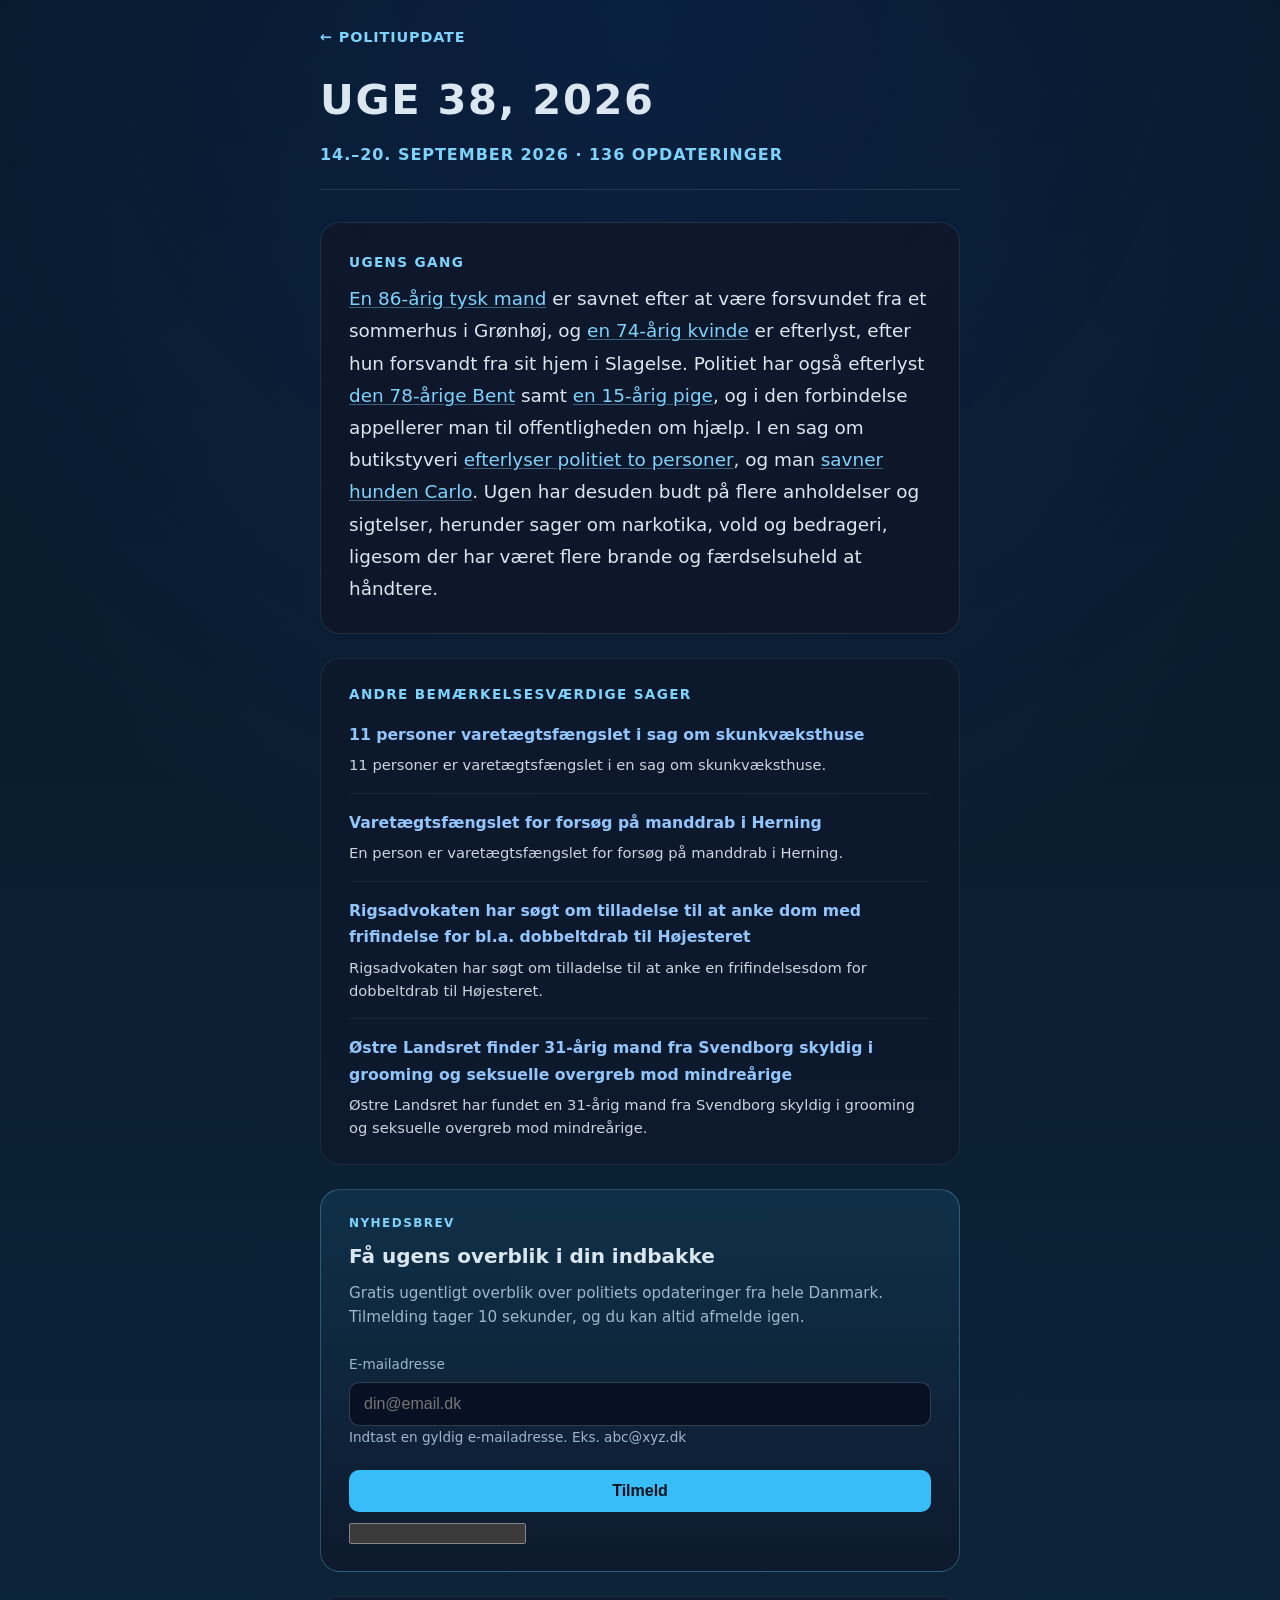
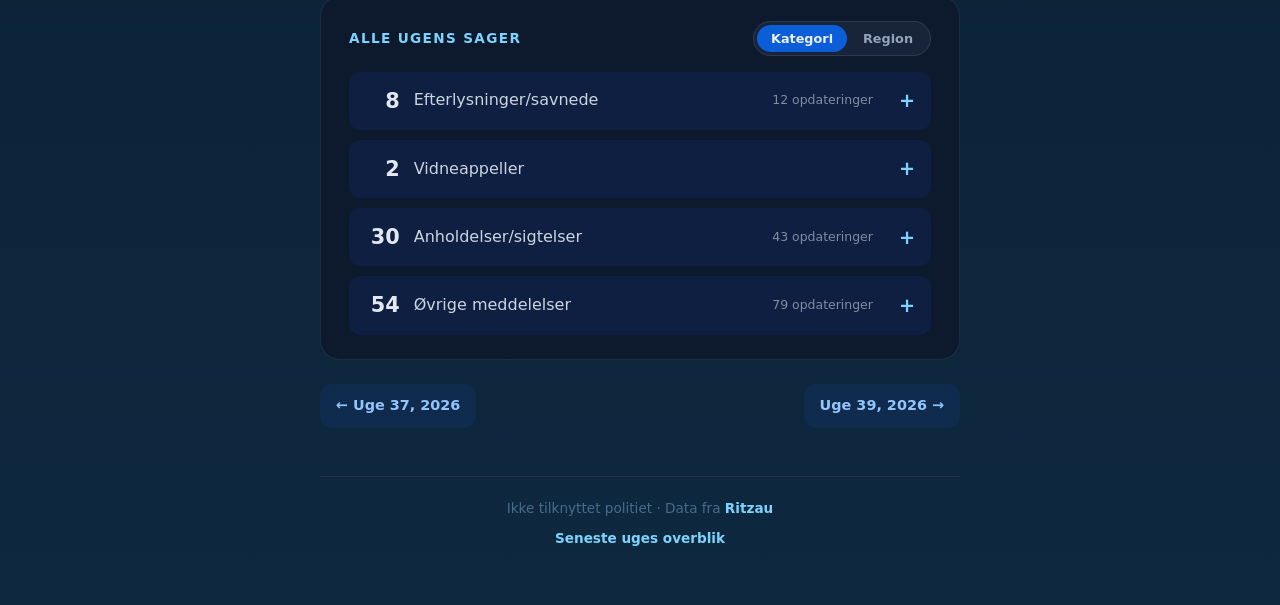
<file: website/uge/2026/38/index.html>
<!DOCTYPE html>
        <html lang="da">
        <head>
          <meta charset="UTF-8">
          <meta name="viewport" content="width=device-width, initial-scale=1.0">
          <title>Uge 38, 2026 — PolitiUpdate</title>
          <meta name="description" content="Ugens overblik over politiets opdateringer: 14.–20. september 2026 · 136 opdateringer — efterlysninger, anholdelser og øvrige sager fra hele Danmark.">
          <link rel="canonical" href="https://politiupdates.dk/uge/2026/38/">
          <meta property="og:type" content="article">
          <meta property="og:site_name" content="PolitiUpdate">
          <meta property="og:locale" content="da_DK">
          <meta property="og:title" content="Uge 38, 2026 — PolitiUpdate">
          <meta property="og:description" content="Ugens overblik over politiets opdateringer: 136 meddelelser fra hele Danmark.">
          <meta property="og:url" content="https://politiupdates.dk/uge/2026/38/">
          <meta property="og:image" content="https://politiupdates.dk/og-image.png">
          <meta property="og:image:width" content="1200">
          <meta property="og:image:height" content="630">
          <meta property="og:image:alt" content="PolitiUpdate — uge 38, 2026">
          <meta name="twitter:card" content="summary_large_image">
          <meta name="twitter:title" content="Uge 38, 2026 — PolitiUpdate">
          <meta name="twitter:description" content="Ugens overblik over politiets opdateringer: 136 meddelelser fra hele Danmark.">
          <meta name="twitter:image" content="https://politiupdates.dk/og-image.png">
          <link rel="icon" href="../../../favicon.svg" type="image/svg+xml">
          <link rel="stylesheet" href="../../../styles.css">
          <link rel="stylesheet" href="../../digest.css">
          <link rel="stylesheet" href="https://sibforms.com/forms/end-form/build/sib-styles.css">
        </head>
        <body>
          <div class="digest-shell">
            <header class="digest-header">
              <a class="back-link" href="../../../">PolitiUpdate</a>
              <h1>Uge 38, 2026</h1>
              <p class="digest-meta">14.–20. september 2026 · 136 opdateringer</p>
            </header>

            <main class="digest-main">
              <article class="digest-narrative">
                <h2>Ugens gang</h2>
                <p><a href="https://x.com/PolitiUpdate/status/2099564523305021939" target="_blank" rel="noopener">En 86-årig tysk mand</a> er savnet efter at være forsvundet fra et sommerhus i Grønhøj, og <a href="https://x.com/PolitiUpdate/status/2100125968576946641" target="_blank" rel="noopener">en 74-årig kvinde</a> er efterlyst, efter hun forsvandt fra sit hjem i Slagelse. Politiet har også efterlyst <a href="https://x.com/PolitiUpdate/status/2100539394348495298" target="_blank" rel="noopener">den 78-årige Bent</a> samt <a href="https://x.com/PolitiUpdate/status/2101702596327272925" target="_blank" rel="noopener">en 15-årig pige</a>, og i den forbindelse appellerer man til offentligheden om hjælp. I en sag om butikstyveri <a href="https://x.com/PolitiUpdate/status/2099746527497609522" target="_blank" rel="noopener">efterlyser politiet to personer</a>, og man <a href="https://x.com/PolitiUpdate/status/2100900377696817529" target="_blank" rel="noopener">savner hunden Carlo</a>. Ugen har desuden budt på flere anholdelser og sigtelser, herunder sager om narkotika, vold og bedrageri, ligesom der har været flere brande og færdselsuheld at håndtere.</p>
              </article>

              <section class="digest-notable">
                <h2>Andre bemærkelsesværdige sager</h2>
                <ul class="notable-list">
                  <li><a href="https://x.com/PolitiUpdate/status/2100462561758175337" target="_blank" rel="noopener">11 personer varetægtsfængslet i sag om skunkvæksthuse</a><p>11 personer er varetægtsfængslet i en sag om skunkvæksthuse.</p></li>
<li><a href="https://x.com/PolitiUpdate/status/2100887763990299022" target="_blank" rel="noopener">Varetægtsfængslet for forsøg på manddrab i Herning</a><p>En person er varetægtsfængslet for forsøg på manddrab i Herning.</p></li>
<li><a href="https://x.com/PolitiUpdate/status/2100480038777098404" target="_blank" rel="noopener">Rigsadvokaten har søgt om tilladelse til at anke dom med frifindelse for bl.a. dobbeltdrab til Højesteret</a><p>Rigsadvokaten har søgt om tilladelse til at anke en frifindelsesdom for dobbeltdrab til Højesteret.</p></li>
<li><a href="https://x.com/PolitiUpdate/status/2100500322385023328" target="_blank" rel="noopener">Østre Landsret finder 31-årig mand fra Svendborg skyldig i grooming og seksuelle overgreb mod mindreårige</a><p>Østre Landsret har fundet en 31-årig mand fra Svendborg skyldig i grooming og seksuelle overgreb mod mindreårige.</p></li>
                </ul>
              </section>
              <section class="digest-signup">
                <p class="eyebrow">Nyhedsbrev</p>
                <h2>F&aring; ugens overblik i din indbakke</h2>
                <p class="digest-signup-copy">Gratis ugentligt overblik over politiets opdateringer fra hele Danmark. Tilmelding tager 10 sekunder, og du kan altid afmelde igen.</p>
              <div class="sib-form">
                <div id="sib-form-container" class="sib-form-container">
                  <div id="error-message" class="sib-form-message-panel" style="font-family:Helvetica, sans-serif; font-size:16px; text-align:left; color:#661d1d; background-color:#ffeded; border-color:#ff4949; border-radius:8px;">
                    <div class="sib-form-message-panel__text sib-form-message-panel__text--center">
                      <span class="sib-form-message-panel__inner-text">Din tilmelding kunne ikke gemmes. Prøv igen.</span>
                    </div>
                  </div>
                  <div id="success-message" class="sib-form-message-panel" style="font-family:Helvetica, sans-serif; font-size:16px; text-align:left; color:#085229; background-color:#e7faf0; border-color:#13ce66; border-radius:8px;">
                    <div class="sib-form-message-panel__text sib-form-message-panel__text--center">
                      <span class="sib-form-message-panel__inner-text">Din tilmelding er gennemført.</span>
                    </div>
                  </div>
                  <div id="sib-container" class="sib-container--large sib-container--vertical" style="direction:ltr">
                    <form id="sib-form" method="POST" action="https://2e5ae89a.sibforms.com/serve/[base64]" data-type="subscription">
                      <div style="padding: 8px 0;">
                        <div class="sib-input sib-form-block">
                          <div class="form__entry entry_block">
                            <div class="form__label-row">
                              <label class="entry__label" for="EMAIL" data-required="*">E-mailadresse</label>
                              <div class="entry__field">
                                <input class="input" type="text" id="EMAIL" name="EMAIL" autocomplete="off" value="" placeholder="din@email.dk" data-required="true" required />
                              </div>
                            </div>
                            <label class="entry__error entry__error--primary"></label>
                            <label class="entry__specification">Indtast en gyldig e-mailadresse. Eks. abc@xyz.dk</label>
                          </div>
                        </div>
                      </div>
                      <div style="padding: 8px 0;">
                        <div class="sib-form-block" style="text-align: left">
                          <button class="sib-form-block__button sib-form-block__button-with-loader" form="sib-form" type="submit">Tilmeld</button>
                        </div>
                      </div>
                      <input type="text" name="email_address_check" value="" class="input--hidden">
                      <input type="hidden" name="locale" value="en">
                    </form>
                  </div>
                </div>
              </div>
              </section>
              <section class="digest-breakdown" id="stats-section">
                <div class="stats-header">
                  <h2>Alle ugens sager</h2>
                  <div class="sort-toggle" role="group" aria-label="Sortér efter">
                    <button type="button" class="sort-btn active" data-sort="category">Kategori</button>
                    <button type="button" class="sort-btn" data-sort="region">Region</button>
                  </div>
                </div>
                <p class="breakdown-note"></p>
                <div class="cat-list" data-panel="category">
                  <details class="cat-item">
  <summary><span class="cat-count">8</span><span class="cat-label">Efterlysninger/savnede</span><span class="cat-meta">12 opdateringer</span></summary>
  <ul class="cat-item-list">
    <li><a class="case-row" href="https://x.com/PolitiUpdate/status/2099503718056264042" target="_blank" rel="noopener"><span class="case-row-title">Kjeld er savnet</span><span class="row-arrow" aria-hidden="true">→</span></a></li>
<li><a class="case-row" href="https://x.com/PolitiUpdate/status/2099522181130805377" target="_blank" rel="noopener"><span class="case-row-title">Fundet</span><span class="row-arrow" aria-hidden="true">→</span></a></li>
<li><a class="case-row" href="https://x.com/PolitiUpdate/status/2099577089670475846" target="_blank" rel="noopener"><span class="case-row-title">Savnet 86 årig Tysk mand, forsvundet fra Sommerhus i Grønhøj</span><span class="row-meta">2 opdateringer</span><span class="row-arrow" aria-hidden="true">→</span></a></li>
<li><a class="case-row" href="https://x.com/PolitiUpdate/status/2100125968576946641" target="_blank" rel="noopener"><span class="case-row-title">Politiet efterlyser 74-årig kvinde savnet fra sit hjem i Slagelse</span><span class="row-arrow" aria-hidden="true">→</span></a></li>
<li><a class="case-row" href="https://x.com/PolitiUpdate/status/2100139059297608077" target="_blank" rel="noopener"><span class="case-row-title">Fundet: Politiet efterlyser 74-årig kvinde savnet fra sit hjem i Slagelse</span><span class="row-meta">2 opdateringer</span><span class="row-arrow" aria-hidden="true">→</span></a></li>
<li><a class="case-row" href="https://x.com/PolitiUpdate/status/2100904495530328118" target="_blank" rel="noopener"><span class="case-row-title">Efterlysning af 78-årige Bent</span><span class="row-meta">3 opdateringer</span><span class="row-arrow" aria-hidden="true">→</span></a></li>
<li><a class="case-row" href="https://x.com/PolitiUpdate/status/2100570494340890860" target="_blank" rel="noopener"><span class="case-row-title">Efterlysning - indbrud i Nexø</span><span class="row-arrow" aria-hidden="true">→</span></a></li>
<li><a class="case-row" href="https://x.com/PolitiUpdate/status/2101702596327272925" target="_blank" rel="noopener"><span class="case-row-title">Politiet efterlyser 15-årig pige</span><span class="row-arrow" aria-hidden="true">→</span></a></li>
  </ul>
</details>
<details class="cat-item">
  <summary><span class="cat-count">2</span><span class="cat-label">Vidneappeller</span></summary>
  <ul class="cat-item-list">
    <li><a class="case-row" href="https://x.com/PolitiUpdate/status/2099746527497609522" target="_blank" rel="noopener"><span class="case-row-title">Vi efterlyser to personer i sag om butikstyveri</span><span class="row-arrow" aria-hidden="true">→</span></a></li>
<li><a class="case-row" href="https://x.com/PolitiUpdate/status/2100900377696817529" target="_blank" rel="noopener"><span class="case-row-title">Savner du hunden Carlo?</span><span class="row-arrow" aria-hidden="true">→</span></a></li>
  </ul>
</details>
<details class="cat-item">
  <summary><span class="cat-count">30</span><span class="cat-label">Anholdelser/sigtelser</span><span class="cat-meta">43 opdateringer</span></summary>
  <ul class="cat-item-list">
    <li><a class="case-row" href="https://x.com/PolitiUpdate/status/2099465954875056597" target="_blank" rel="noopener"><span class="case-row-title">Grundlovsforhør ved Retten i Kolding kl. 11.30</span><span class="row-meta">2 opdateringer</span><span class="row-arrow" aria-hidden="true">→</span></a></li>
<li><a class="case-row" href="https://x.com/PolitiUpdate/status/2099408291646586902" target="_blank" rel="noopener"><span class="case-row-title">Grundlovsforhør ved Retten i Horsens kl. 12.00</span><span class="row-arrow" aria-hidden="true">→</span></a></li>
<li><a class="case-row" href="https://x.com/PolitiUpdate/status/2099438767023227013" target="_blank" rel="noopener"><span class="case-row-title">Grundlovsforhør ved Retten i Aarhus kl. 13.00</span><span class="row-arrow" aria-hidden="true">→</span></a></li>
<li><a class="case-row" href="https://x.com/PolitiUpdate/status/2099466481495077256" target="_blank" rel="noopener"><span class="case-row-title">To mænd fængslet i sag om indsmugling af narkotika</span><span class="row-arrow" aria-hidden="true">→</span></a></li>
<li><a class="case-row" href="https://x.com/PolitiUpdate/status/2099484699970461864" target="_blank" rel="noopener"><span class="case-row-title">31-årig mand idømt straksdom for butikstyveri</span><span class="row-arrow" aria-hidden="true">→</span></a></li>
<li><a class="case-row" href="https://x.com/PolitiUpdate/status/2099494963268735174" target="_blank" rel="noopener"><span class="case-row-title">44-årig anholdt er løsladt i brandsag fra Krogager</span><span class="row-arrow" aria-hidden="true">→</span></a></li>
<li><a class="case-row" href="https://x.com/PolitiUpdate/status/2099833931906658508" target="_blank" rel="noopener"><span class="case-row-title">Grundlovsforhør ved Retten i Aarhus kl. 09.00</span><span class="row-meta">2 opdateringer</span><span class="row-arrow" aria-hidden="true">→</span></a></li>
<li><a class="case-row" href="https://x.com/PolitiUpdate/status/2099740362982244677" target="_blank" rel="noopener"><span class="case-row-title">Sprængning i Vorre ved Skødstrup - ingen kommet til skade</span><span class="row-arrow" aria-hidden="true">→</span></a></li>
<li><a class="case-row" href="https://x.com/PolitiUpdate/status/2099777378008649746" target="_blank" rel="noopener"><span class="case-row-title">Voldssag fra Islands Brygge er forhåndsberammet</span><span class="row-arrow" aria-hidden="true">→</span></a></li>
<li><a class="case-row" href="https://x.com/PolitiUpdate/status/2099816167414341662" target="_blank" rel="noopener"><span class="case-row-title">To varetægtsfængslet efter fund af våben</span><span class="row-arrow" aria-hidden="true">→</span></a></li>
<li><a class="case-row" href="https://x.com/PolitiUpdate/status/2099820543386210810" target="_blank" rel="noopener"><span class="case-row-title">Mand tildelt straksdom på tre måneders fængsel for butikstyveri</span><span class="row-arrow" aria-hidden="true">→</span></a></li>
<li><a class="case-row" href="https://x.com/PolitiUpdate/status/2099832101327777826" target="_blank" rel="noopener"><span class="case-row-title">Flere personer anholdt i forbindelse med aktion i Fredericia, Vamdrup og andre byer</span><span class="row-meta">2 opdateringer</span><span class="row-arrow" aria-hidden="true">→</span></a></li>
<li><a class="case-row" href="https://x.com/PolitiUpdate/status/2100192062528426081" target="_blank" rel="noopener"><span class="case-row-title">Grundlovsforhør ved Retten i Randers kl. 12.00</span><span class="row-meta">3 opdateringer</span><span class="row-arrow" aria-hidden="true">→</span></a></li>
<li><a class="case-row" href="https://x.com/PolitiUpdate/status/2100157308710043771" target="_blank" rel="noopener"><span class="case-row-title">55-årig mand varetægtsfængslet for stalking</span><span class="row-meta">2 opdateringer</span><span class="row-arrow" aria-hidden="true">→</span></a></li>
<li><a class="case-row" href="https://x.com/PolitiUpdate/status/2100153451229659438" target="_blank" rel="noopener"><span class="case-row-title">31-årig mand fremstilles i grundlovsforhør klokken 13.00 i Odense</span><span class="row-arrow" aria-hidden="true">→</span></a></li>
<li><a class="case-row" href="https://x.com/PolitiUpdate/status/2100180008874783027" target="_blank" rel="noopener"><span class="case-row-title">43-årig mand fra Silkeborg varetægtsfængslet for besiddelse af 1,2 kilo kokain</span><span class="row-arrow" aria-hidden="true">→</span></a></li>
<li><a class="case-row" href="https://x.com/PolitiUpdate/status/2100194394053984550" target="_blank" rel="noopener"><span class="case-row-title">To mænd anholdt for tyveri fra cykel</span><span class="row-meta">2 opdateringer</span><span class="row-arrow" aria-hidden="true">→</span></a></li>
<li><a class="case-row" href="https://x.com/PolitiUpdate/status/2100203656679432364" target="_blank" rel="noopener"><span class="case-row-title">30-årig mand idømt 3 år og 3 mdr. fængsel for voldtægt</span><span class="row-arrow" aria-hidden="true">→</span></a></li>
<li><a class="case-row" href="https://x.com/PolitiUpdate/status/2100462561758175337" target="_blank" rel="noopener"><span class="case-row-title">11 personer varetægtsfængslet i sag om skunkvæksthuse</span><span class="row-arrow" aria-hidden="true">→</span></a></li>
<li><a class="case-row" href="https://x.com/PolitiUpdate/status/2100543253015941477" target="_blank" rel="noopener"><span class="case-row-title">To personer sigtet for overtrædelse af restriktionszone i luftrummet</span><span class="row-arrow" aria-hidden="true">→</span></a></li>
<li><a class="case-row" href="https://x.com/PolitiUpdate/status/2100895469480358296" target="_blank" rel="noopener"><span class="case-row-title">Grundlovsforhør Retten i Sønderborg</span><span class="row-meta">2 opdateringer</span><span class="row-arrow" aria-hidden="true">→</span></a></li>
<li><a class="case-row" href="https://x.com/PolitiUpdate/status/2100943326694473812" target="_blank" rel="noopener"><span class="case-row-title">Anholdt for bedrageri over for ni gange Kirsten</span><span class="row-meta">4 opdateringer</span><span class="row-arrow" aria-hidden="true">→</span></a></li>
<li><a class="case-row" href="https://x.com/PolitiUpdate/status/2101006686547030042" target="_blank" rel="noopener"><span class="case-row-title">27-årig mand fremstilles for omfattende databedrageri</span><span class="row-meta">2 opdateringer</span><span class="row-arrow" aria-hidden="true">→</span></a></li>
<li><a class="case-row" href="https://x.com/PolitiUpdate/status/2100887763990299022" target="_blank" rel="noopener"><span class="case-row-title">Varetægtsfængslet for forsøg på manddrab i Herning</span><span class="row-arrow" aria-hidden="true">→</span></a></li>
<li><a class="case-row" href="https://x.com/PolitiUpdate/status/2100913754615726247" target="_blank" rel="noopener"><span class="case-row-title">Tre anholdt i sag om narkotika</span><span class="row-arrow" aria-hidden="true">→</span></a></li>
<li><a class="case-row" href="https://x.com/PolitiUpdate/status/2100925575389213106" target="_blank" rel="noopener"><span class="case-row-title">58-årig butikstyv varetægtsfængslet</span><span class="row-arrow" aria-hidden="true">→</span></a></li>
<li><a class="case-row" href="https://x.com/PolitiUpdate/status/2100933037886489000" target="_blank" rel="noopener"><span class="case-row-title">17-årig varetægtsfængslet i forbindelse med eksplosionsepisode i Gentofte</span><span class="row-arrow" aria-hidden="true">→</span></a></li>
<li><a class="case-row" href="https://x.com/PolitiUpdate/status/2101380507309343033" target="_blank" rel="noopener"><span class="case-row-title">Indbrud i kiosk/værksted ved legepladsen Riplay i Ribe</span><span class="row-arrow" aria-hidden="true">→</span></a></li>
<li><a class="case-row" href="https://x.com/PolitiUpdate/status/2101422872686465393" target="_blank" rel="noopener"><span class="case-row-title">Fængslet undløbet</span><span class="row-meta">2 opdateringer</span><span class="row-arrow" aria-hidden="true">→</span></a></li>
<li><a class="case-row" href="https://x.com/PolitiUpdate/status/2101594857152368681" target="_blank" rel="noopener"><span class="case-row-title">Politiet efterlyser vidner til farlig kørsel og tyveri i Korsør og Slagelse</span><span class="row-arrow" aria-hidden="true">→</span></a></li>
  </ul>
</details>
<details class="cat-item">
  <summary><span class="cat-count">54</span><span class="cat-label">Øvrige meddelelser</span><span class="cat-meta">79 opdateringer</span></summary>
  <ul class="cat-item-list">
    <li><a class="case-row" href="https://x.com/PolitiUpdate/status/2099420758858694819" target="_blank" rel="noopener"><span class="case-row-title">Brand i krydstogtskib i Rønne Havn</span><span class="row-meta">2 opdateringer</span><span class="row-arrow" aria-hidden="true">→</span></a></li>
<li><a class="case-row" href="https://x.com/PolitiUpdate/status/2099402618284220880" target="_blank" rel="noopener"><span class="case-row-title">Vi leder efter Kate</span><span class="row-arrow" aria-hidden="true">→</span></a></li>
<li><a class="case-row" href="https://x.com/PolitiUpdate/status/2099407519693345247" target="_blank" rel="noopener"><span class="case-row-title">Dømt for blufærdighedskrænkelse på institution</span><span class="row-arrow" aria-hidden="true">→</span></a></li>
<li><a class="case-row" href="https://x.com/PolitiUpdate/status/2099416631231623399" target="_blank" rel="noopener"><span class="case-row-title">Opdatering: Kate er fundet</span><span class="row-arrow" aria-hidden="true">→</span></a></li>
<li><a class="case-row" href="https://x.com/PolitiUpdate/status/2099419212729213005" target="_blank" rel="noopener"><span class="case-row-title">Politi efterforsker stenkast mod S-tog</span><span class="row-arrow" aria-hidden="true">→</span></a></li>
<li><a class="case-row" href="https://x.com/PolitiUpdate/status/2099421552634953745" target="_blank" rel="noopener"><span class="case-row-title">Stenkast fra motorvejsbro</span><span class="row-arrow" aria-hidden="true">→</span></a></li>
<li><a class="case-row" href="https://x.com/PolitiUpdate/status/2099423112689516560" target="_blank" rel="noopener"><span class="case-row-title">Retssag om vold og voldtægt er begyndt i dag</span><span class="row-arrow" aria-hidden="true">→</span></a></li>
<li><a class="case-row" href="https://x.com/PolitiUpdate/status/2099495738422272207" target="_blank" rel="noopener"><span class="case-row-title">Enghavevej spærret i nordlig retning</span><span class="row-meta">2 opdateringer</span><span class="row-arrow" aria-hidden="true">→</span></a></li>
<li><a class="case-row" href="https://x.com/PolitiUpdate/status/2099509110190526622" target="_blank" rel="noopener"><span class="case-row-title">Dømt for vidnetrusler</span><span class="row-arrow" aria-hidden="true">→</span></a></li>
<li><a class="case-row" href="https://x.com/PolitiUpdate/status/2099524506700378295" target="_blank" rel="noopener"><span class="case-row-title">Fundet</span><span class="row-arrow" aria-hidden="true">→</span></a></li>
<li><a class="case-row" href="https://x.com/PolitiUpdate/status/2099558851993547027" target="_blank" rel="noopener"><span class="case-row-title">Væltet kran i Silkeborg</span><span class="row-arrow" aria-hidden="true">→</span></a></li>
<li><a class="case-row" href="https://x.com/PolitiUpdate/status/2099819501919608925" target="_blank" rel="noopener"><span class="case-row-title">Sprængning i Vorre ved Skødstrup - ingen kommet til skade</span><span class="row-meta">4 opdateringer</span><span class="row-arrow" aria-hidden="true">→</span></a></li>
<li><a class="case-row" href="https://x.com/PolitiUpdate/status/2099747317658403129" target="_blank" rel="noopener"><span class="case-row-title">Vi efterlyser to personer i sag om butikstyveri</span><span class="row-arrow" aria-hidden="true">→</span></a></li>
<li><a class="case-row" href="https://x.com/PolitiUpdate/status/2099764777463820545" target="_blank" rel="noopener"><span class="case-row-title">Politiet indfører visitationszone ved Brøndby-FCK kamp</span><span class="row-meta">4 opdateringer</span><span class="row-arrow" aria-hidden="true">→</span></a></li>
<li><a class="case-row" href="https://x.com/PolitiUpdate/status/2099808968055128403" target="_blank" rel="noopener"><span class="case-row-title">Ekspeditioner i Skærbæk og Rømø lukkede onsdag</span><span class="row-arrow" aria-hidden="true">→</span></a></li>
<li><a class="case-row" href="https://x.com/PolitiUpdate/status/2099836773765677495" target="_blank" rel="noopener"><span class="case-row-title">St. Kongensgade afspærret</span><span class="row-meta">2 opdateringer</span><span class="row-arrow" aria-hidden="true">→</span></a></li>
<li><a class="case-row" href="https://x.com/PolitiUpdate/status/2099834453497626860" target="_blank" rel="noopener"><span class="case-row-title">Årvågen borger og fokuseret efterforskning sendte voldsmænd i fængsel</span><span class="row-meta">4 opdateringer</span><span class="row-arrow" aria-hidden="true">→</span></a></li>
<li><a class="case-row" href="https://x.com/PolitiUpdate/status/2099836510082420976" target="_blank" rel="noopener"><span class="case-row-title">41-årig mand kendt skyldig for blandt andet bedrageri</span><span class="row-arrow" aria-hidden="true">→</span></a></li>
<li><a class="case-row" href="https://x.com/PolitiUpdate/status/2100165649683349542" target="_blank" rel="noopener"><span class="case-row-title">Politiet har undersøgt et mistænkeligt forhold i Søborg</span><span class="row-arrow" aria-hidden="true">→</span></a></li>
<li><a class="case-row" href="https://x.com/PolitiUpdate/status/2100199012544684081" target="_blank" rel="noopener"><span class="case-row-title">Østre Landsret skærper straffen med over 1 års fængsel i sag om særdeles grov vold</span><span class="row-arrow" aria-hidden="true">→</span></a></li>
<li><a class="case-row" href="https://x.com/PolitiUpdate/status/2100202367518154766" target="_blank" rel="noopener"><span class="case-row-title">Otte års fængsel i narkosag</span><span class="row-arrow" aria-hidden="true">→</span></a></li>
<li><a class="case-row" href="https://x.com/PolitiUpdate/status/2100209551014601009" target="_blank" rel="noopener"><span class="case-row-title">Fængselsstraf til lattergas-pusher</span><span class="row-arrow" aria-hidden="true">→</span></a></li>
<li><a class="case-row" href="https://x.com/PolitiUpdate/status/2100218002574889103" target="_blank" rel="noopener"><span class="case-row-title">Efterlyst motorcykel</span><span class="row-arrow" aria-hidden="true">→</span></a></li>
<li><a class="case-row" href="https://x.com/PolitiUpdate/status/2100230062406819915" target="_blank" rel="noopener"><span class="case-row-title">31-årig mand fremstilles i grundlovsforhør klokken 13.00 i Odense</span><span class="row-arrow" aria-hidden="true">→</span></a></li>
<li><a class="case-row" href="https://x.com/PolitiUpdate/status/2100505975291834495" target="_blank" rel="noopener"><span class="case-row-title">Brand i DagligBrugsen i Tirstrup</span><span class="row-meta">4 opdateringer</span><span class="row-arrow" aria-hidden="true">→</span></a></li>
<li><a class="case-row" href="https://x.com/PolitiUpdate/status/2100470265495093402" target="_blank" rel="noopener"><span class="case-row-title">Gårdbrand i Roskilde</span><span class="row-meta">2 opdateringer</span><span class="row-arrow" aria-hidden="true">→</span></a></li>
<li><a class="case-row" href="https://x.com/PolitiUpdate/status/2100480038777098404" target="_blank" rel="noopener"><span class="case-row-title">Rigsadvokaten har søgt om tilladelse til at anke dom med frifindelse for bl.a. dobbeltdrab til Højesteret</span><span class="row-arrow" aria-hidden="true">→</span></a></li>
<li><a class="case-row" href="https://x.com/PolitiUpdate/status/2100557642137759882" target="_blank" rel="noopener"><span class="case-row-title">Østre Landsret finder 31-årig mand fra Svendborg skyldig i grooming og seksuelle overgreb mod mindreårige</span><span class="row-meta">2 opdateringer</span><span class="row-arrow" aria-hidden="true">→</span></a></li>
<li><a class="case-row" href="https://x.com/PolitiUpdate/status/2100518301243945403" target="_blank" rel="noopener"><span class="case-row-title">Ikke fremstilling i voldssag fra Køge</span><span class="row-arrow" aria-hidden="true">→</span></a></li>
<li><a class="case-row" href="https://x.com/PolitiUpdate/status/2100525757181354168" target="_blank" rel="noopener"><span class="case-row-title">Mand dømt for påkørsel på Sortedam Dossering</span><span class="row-arrow" aria-hidden="true">→</span></a></li>
<li><a class="case-row" href="https://x.com/PolitiUpdate/status/2100535269732896951" target="_blank" rel="noopener"><span class="case-row-title">30-årig mand idømt behandlingsdom for grov vold</span><span class="row-arrow" aria-hidden="true">→</span></a></li>
<li><a class="case-row" href="https://x.com/PolitiUpdate/status/2100554815923499434" target="_blank" rel="noopener"><span class="case-row-title">Tre unge mænd dømt for vold og ulovlig tvang i Herning</span><span class="row-arrow" aria-hidden="true">→</span></a></li>
<li><a class="case-row" href="https://x.com/PolitiUpdate/status/2100559704930042195" target="_blank" rel="noopener"><span class="case-row-title">Vestre Landsret skærper straf til 35-årig kvinde for opbevaring af narkotika</span><span class="row-arrow" aria-hidden="true">→</span></a></li>
<li><a class="case-row" href="https://x.com/PolitiUpdate/status/2100589257886949617" target="_blank" rel="noopener"><span class="case-row-title">Færdselsuheld på E45 sydgående syd for Aalborg</span><span class="row-arrow" aria-hidden="true">→</span></a></li>
<li><a class="case-row" href="https://x.com/PolitiUpdate/status/2100658078475866304" target="_blank" rel="noopener"><span class="case-row-title">Alvorligt færdselsuheld på Åby Ringvej i Aarhus</span><span class="row-meta">2 opdateringer</span><span class="row-arrow" aria-hidden="true">→</span></a></li>
<li><a class="case-row" href="https://x.com/PolitiUpdate/status/2100643182065389839" target="_blank" rel="noopener"><span class="case-row-title">Sænk hastigheden på Fynske Motorvej ved Lillebæltsbroen - meget vand på kørebanen</span><span class="row-arrow" aria-hidden="true">→</span></a></li>
<li><a class="case-row" href="https://x.com/PolitiUpdate/status/2100820883308957739" target="_blank" rel="noopener"><span class="case-row-title">Dømt for trusler</span><span class="row-arrow" aria-hidden="true">→</span></a></li>
<li><a class="case-row" href="https://x.com/PolitiUpdate/status/2100845273090318545" target="_blank" rel="noopener"><span class="case-row-title">Dag Hammarskjölds Allé afspærret</span><span class="row-arrow" aria-hidden="true">→</span></a></li>
<li><a class="case-row" href="https://x.com/PolitiUpdate/status/2100896761304973582" target="_blank" rel="noopener"><span class="case-row-title">Kraftig røgudvikling fra FMC Rønland</span><span class="row-meta">2 opdateringer</span><span class="row-arrow" aria-hidden="true">→</span></a></li>
<li><a class="case-row" href="https://x.com/PolitiUpdate/status/2100863527066214833" target="_blank" rel="noopener"><span class="case-row-title">Dag Hammarskjölds Allé: afspærring ophævet</span><span class="row-arrow" aria-hidden="true">→</span></a></li>
<li><a class="case-row" href="https://x.com/PolitiUpdate/status/2100874868153819482" target="_blank" rel="noopener"><span class="case-row-title">Fremlysning: Vi mangler en ejer til dette el-løbehjul</span><span class="row-arrow" aria-hidden="true">→</span></a></li>
<li><a class="case-row" href="https://x.com/PolitiUpdate/status/2100881719251587377" target="_blank" rel="noopener"><span class="case-row-title">27-årig mand fremstilles for omfattende databedrageri</span><span class="row-arrow" aria-hidden="true">→</span></a></li>
<li><a class="case-row" href="https://x.com/PolitiUpdate/status/2100901412930736184" target="_blank" rel="noopener"><span class="case-row-title">Advarsel om udenlandske svindlere</span><span class="row-arrow" aria-hidden="true">→</span></a></li>
<li><a class="case-row" href="https://x.com/PolitiUpdate/status/2100917870482088435" target="_blank" rel="noopener"><span class="case-row-title">Flere anmeldelser om truende opkald</span><span class="row-arrow" aria-hidden="true">→</span></a></li>
<li><a class="case-row" href="https://x.com/PolitiUpdate/status/2100936124428583395" target="_blank" rel="noopener"><span class="case-row-title">Dømt for stalking i Holbæk</span><span class="row-arrow" aria-hidden="true">→</span></a></li>
<li><a class="case-row" href="https://x.com/PolitiUpdate/status/2100951222446690479" target="_blank" rel="noopener"><span class="case-row-title">Dømt for skud ud gennem hoveddør</span><span class="row-arrow" aria-hidden="true">→</span></a></li>
<li><a class="case-row" href="https://x.com/PolitiUpdate/status/2100975105476325384" target="_blank" rel="noopener"><span class="case-row-title">Fire udenlandske mænd fik straksdom for tyveri af værktøj</span><span class="row-arrow" aria-hidden="true">→</span></a></li>
<li><a class="case-row" href="https://x.com/PolitiUpdate/status/2101314313797742714" target="_blank" rel="noopener"><span class="case-row-title">Opdatering på færdselsuheld i Langeskov</span><span class="row-arrow" aria-hidden="true">→</span></a></li>
<li><a class="case-row" href="https://x.com/PolitiUpdate/status/2101673856176128503" target="_blank" rel="noopener"><span class="case-row-title">Ølgod</span><span class="row-meta">2 opdateringer</span><span class="row-arrow" aria-hidden="true">→</span></a></li>
<li><a class="case-row" href="https://x.com/PolitiUpdate/status/2101701814605496791" target="_blank" rel="noopener"><span class="case-row-title">FODBOLDKAMP I BRØNDBY</span><span class="row-meta">5 opdateringer</span><span class="row-arrow" aria-hidden="true">→</span></a></li>
<li><a class="case-row" href="https://x.com/PolitiUpdate/status/2101602213122765119" target="_blank" rel="noopener"><span class="case-row-title">Politiet efterlyser 15-årige Maya</span><span class="row-meta">2 opdateringer</span><span class="row-arrow" aria-hidden="true">→</span></a></li>
<li><a class="case-row" href="https://x.com/PolitiUpdate/status/2101622764537081937" target="_blank" rel="noopener"><span class="case-row-title">Færdselsuheld i Limfjordstunnelen skaber kø i sydgående retning</span><span class="row-arrow" aria-hidden="true">→</span></a></li>
<li><a class="case-row" href="https://x.com/PolitiUpdate/status/2101627394310496676" target="_blank" rel="noopener"><span class="case-row-title">Limfjordstunnelen åbner igen efter uheld og trafikken forventes at normalisere sig</span><span class="row-arrow" aria-hidden="true">→</span></a></li>
<li><a class="case-row" href="https://x.com/PolitiUpdate/status/2101653052424143252" target="_blank" rel="noopener"><span class="case-row-title">færdselsuheld køge bugt</span><span class="row-arrow" aria-hidden="true">→</span></a></li>
  </ul>
</details>
                </div>
                <div class="cat-list" data-panel="region" hidden>
                  <details class="cat-item">
  <summary><span class="cat-count">3</span><span class="cat-label">Bornholm</span><span class="cat-meta">4 opdateringer</span></summary>
  <ul class="cat-item-list">
    <li><a class="case-row" href="https://x.com/PolitiUpdate/status/2100570494340890860" target="_blank" rel="noopener"><span class="case-row-title">Efterlysning - indbrud i Nexø</span><span class="row-arrow" aria-hidden="true">→</span></a></li>
<li><a class="case-row" href="https://x.com/PolitiUpdate/status/2099420758858694819" target="_blank" rel="noopener"><span class="case-row-title">Brand i krydstogtskib i Rønne Havn</span><span class="row-meta">2 opdateringer</span><span class="row-arrow" aria-hidden="true">→</span></a></li>
<li><a class="case-row" href="https://x.com/PolitiUpdate/status/2100218002574889103" target="_blank" rel="noopener"><span class="case-row-title">Efterlyst motorcykel</span><span class="row-arrow" aria-hidden="true">→</span></a></li>
  </ul>
</details>
<details class="cat-item">
  <summary><span class="cat-count">6</span><span class="cat-label">Fyn</span><span class="cat-meta">8 opdateringer</span></summary>
  <ul class="cat-item-list">
    <li><a class="case-row" href="https://x.com/PolitiUpdate/status/2100230062406819915" target="_blank" rel="noopener"><span class="case-row-title">31-årig mand fremstilles i grundlovsforhør klokken 13.00 i Odense</span><span class="row-meta">2 opdateringer</span><span class="row-arrow" aria-hidden="true">→</span></a></li>
<li><a class="case-row" href="https://x.com/PolitiUpdate/status/2100943326694473812" target="_blank" rel="noopener"><span class="case-row-title">Anholdt for bedrageri over for ni gange Kirsten</span><span class="row-meta">2 opdateringer</span><span class="row-arrow" aria-hidden="true">→</span></a></li>
<li><a class="case-row" href="https://x.com/PolitiUpdate/status/2100643182065389839" target="_blank" rel="noopener"><span class="case-row-title">Sænk hastigheden på Fynske Motorvej ved Lillebæltsbroen - meget vand på kørebanen</span><span class="row-arrow" aria-hidden="true">→</span></a></li>
<li><a class="case-row" href="https://x.com/PolitiUpdate/status/2100901412930736184" target="_blank" rel="noopener"><span class="case-row-title">Advarsel om udenlandske svindlere</span><span class="row-arrow" aria-hidden="true">→</span></a></li>
<li><a class="case-row" href="https://x.com/PolitiUpdate/status/2100975105476325384" target="_blank" rel="noopener"><span class="case-row-title">Fire udenlandske mænd fik straksdom for tyveri af værktøj</span><span class="row-arrow" aria-hidden="true">→</span></a></li>
<li><a class="case-row" href="https://x.com/PolitiUpdate/status/2101314313797742714" target="_blank" rel="noopener"><span class="case-row-title">Opdatering på færdselsuheld i Langeskov</span><span class="row-arrow" aria-hidden="true">→</span></a></li>
  </ul>
</details>
<details class="cat-item">
  <summary><span class="cat-count">7</span><span class="cat-label">Kbh Vestegn</span><span class="cat-meta">17 opdateringer</span></summary>
  <ul class="cat-item-list">
    <li><a class="case-row" href="https://x.com/PolitiUpdate/status/2100925575389213106" target="_blank" rel="noopener"><span class="case-row-title">58-årig butikstyv varetægtsfængslet</span><span class="row-arrow" aria-hidden="true">→</span></a></li>
<li><a class="case-row" href="https://x.com/PolitiUpdate/status/2100933037886489000" target="_blank" rel="noopener"><span class="case-row-title">17-årig varetægtsfængslet i forbindelse med eksplosionsepisode i Gentofte</span><span class="row-arrow" aria-hidden="true">→</span></a></li>
<li><a class="case-row" href="https://x.com/PolitiUpdate/status/2099764777463820545" target="_blank" rel="noopener"><span class="case-row-title">Politiet indfører visitationszone ved Brøndby-FCK kamp</span><span class="row-meta">4 opdateringer</span><span class="row-arrow" aria-hidden="true">→</span></a></li>
<li><a class="case-row" href="https://x.com/PolitiUpdate/status/2099834453497626860" target="_blank" rel="noopener"><span class="case-row-title">Årvågen borger og fokuseret efterforskning sendte voldsmænd i fængsel</span><span class="row-meta">4 opdateringer</span><span class="row-arrow" aria-hidden="true">→</span></a></li>
<li><a class="case-row" href="https://x.com/PolitiUpdate/status/2100165649683349542" target="_blank" rel="noopener"><span class="case-row-title">Politiet har undersøgt et mistænkeligt forhold i Søborg</span><span class="row-arrow" aria-hidden="true">→</span></a></li>
<li><a class="case-row" href="https://x.com/PolitiUpdate/status/2100209551014601009" target="_blank" rel="noopener"><span class="case-row-title">Fængselsstraf til lattergas-pusher</span><span class="row-arrow" aria-hidden="true">→</span></a></li>
<li><a class="case-row" href="https://x.com/PolitiUpdate/status/2101701814605496791" target="_blank" rel="noopener"><span class="case-row-title">FODBOLDKAMP I BRØNDBY</span><span class="row-meta">5 opdateringer</span><span class="row-arrow" aria-hidden="true">→</span></a></li>
  </ul>
</details>
<details class="cat-item">
  <summary><span class="cat-count">13</span><span class="cat-label">København</span><span class="cat-meta">18 opdateringer</span></summary>
  <ul class="cat-item-list">
    <li><a class="case-row" href="https://x.com/PolitiUpdate/status/2099466481495077256" target="_blank" rel="noopener"><span class="case-row-title">To mænd fængslet i sag om indsmugling af narkotika</span><span class="row-arrow" aria-hidden="true">→</span></a></li>
<li><a class="case-row" href="https://x.com/PolitiUpdate/status/2099484699970461864" target="_blank" rel="noopener"><span class="case-row-title">31-årig mand idømt straksdom for butikstyveri</span><span class="row-arrow" aria-hidden="true">→</span></a></li>
<li><a class="case-row" href="https://x.com/PolitiUpdate/status/2099777378008649746" target="_blank" rel="noopener"><span class="case-row-title">Voldssag fra Islands Brygge er forhåndsberammet</span><span class="row-arrow" aria-hidden="true">→</span></a></li>
<li><a class="case-row" href="https://x.com/PolitiUpdate/status/2099820543386210810" target="_blank" rel="noopener"><span class="case-row-title">Mand tildelt straksdom på tre måneders fængsel for butikstyveri</span><span class="row-arrow" aria-hidden="true">→</span></a></li>
<li><a class="case-row" href="https://x.com/PolitiUpdate/status/2100194394053984550" target="_blank" rel="noopener"><span class="case-row-title">To mænd anholdt for tyveri fra cykel</span><span class="row-meta">2 opdateringer</span><span class="row-arrow" aria-hidden="true">→</span></a></li>
<li><a class="case-row" href="https://x.com/PolitiUpdate/status/2100543253015941477" target="_blank" rel="noopener"><span class="case-row-title">To personer sigtet for overtrædelse af restriktionszone i luftrummet</span><span class="row-arrow" aria-hidden="true">→</span></a></li>
<li><a class="case-row" href="https://x.com/PolitiUpdate/status/2100881719251587377" target="_blank" rel="noopener"><span class="case-row-title">27-årig mand fremstilles for omfattende databedrageri</span><span class="row-meta">3 opdateringer</span><span class="row-arrow" aria-hidden="true">→</span></a></li>
<li><a class="case-row" href="https://x.com/PolitiUpdate/status/2100913754615726247" target="_blank" rel="noopener"><span class="case-row-title">Tre anholdt i sag om narkotika</span><span class="row-arrow" aria-hidden="true">→</span></a></li>
<li><a class="case-row" href="https://x.com/PolitiUpdate/status/2099495738422272207" target="_blank" rel="noopener"><span class="case-row-title">Enghavevej spærret i nordlig retning</span><span class="row-meta">2 opdateringer</span><span class="row-arrow" aria-hidden="true">→</span></a></li>
<li><a class="case-row" href="https://x.com/PolitiUpdate/status/2099836773765677495" target="_blank" rel="noopener"><span class="case-row-title">St. Kongensgade afspærret</span><span class="row-meta">2 opdateringer</span><span class="row-arrow" aria-hidden="true">→</span></a></li>
<li><a class="case-row" href="https://x.com/PolitiUpdate/status/2100525757181354168" target="_blank" rel="noopener"><span class="case-row-title">Mand dømt for påkørsel på Sortedam Dossering</span><span class="row-arrow" aria-hidden="true">→</span></a></li>
<li><a class="case-row" href="https://x.com/PolitiUpdate/status/2100845273090318545" target="_blank" rel="noopener"><span class="case-row-title">Dag Hammarskjölds Allé afspærret</span><span class="row-arrow" aria-hidden="true">→</span></a></li>
<li><a class="case-row" href="https://x.com/PolitiUpdate/status/2100863527066214833" target="_blank" rel="noopener"><span class="case-row-title">Dag Hammarskjölds Allé: afspærring ophævet</span><span class="row-arrow" aria-hidden="true">→</span></a></li>
  </ul>
</details>
<details class="cat-item">
  <summary><span class="cat-count">7</span><span class="cat-label">Midt/Vestjylland</span><span class="cat-meta">9 opdateringer</span></summary>
  <ul class="cat-item-list">
    <li><a class="case-row" href="https://x.com/PolitiUpdate/status/2099747317658403129" target="_blank" rel="noopener"><span class="case-row-title">Vi efterlyser to personer i sag om butikstyveri</span><span class="row-meta">2 opdateringer</span><span class="row-arrow" aria-hidden="true">→</span></a></li>
<li><a class="case-row" href="https://x.com/PolitiUpdate/status/2100180008874783027" target="_blank" rel="noopener"><span class="case-row-title">43-årig mand fra Silkeborg varetægtsfængslet for besiddelse af 1,2 kilo kokain</span><span class="row-arrow" aria-hidden="true">→</span></a></li>
<li><a class="case-row" href="https://x.com/PolitiUpdate/status/2100887763990299022" target="_blank" rel="noopener"><span class="case-row-title">Varetægtsfængslet for forsøg på manddrab i Herning</span><span class="row-arrow" aria-hidden="true">→</span></a></li>
<li><a class="case-row" href="https://x.com/PolitiUpdate/status/2099558851993547027" target="_blank" rel="noopener"><span class="case-row-title">Væltet kran i Silkeborg</span><span class="row-arrow" aria-hidden="true">→</span></a></li>
<li><a class="case-row" href="https://x.com/PolitiUpdate/status/2100554815923499434" target="_blank" rel="noopener"><span class="case-row-title">Tre unge mænd dømt for vold og ulovlig tvang i Herning</span><span class="row-arrow" aria-hidden="true">→</span></a></li>
<li><a class="case-row" href="https://x.com/PolitiUpdate/status/2100896761304973582" target="_blank" rel="noopener"><span class="case-row-title">Kraftig røgudvikling fra FMC Rønland</span><span class="row-meta">2 opdateringer</span><span class="row-arrow" aria-hidden="true">→</span></a></li>
<li><a class="case-row" href="https://x.com/PolitiUpdate/status/2100874868153819482" target="_blank" rel="noopener"><span class="case-row-title">Fremlysning: Vi mangler en ejer til dette el-løbehjul</span><span class="row-arrow" aria-hidden="true">→</span></a></li>
  </ul>
</details>
<details class="cat-item">
  <summary><span class="cat-count">13</span><span class="cat-label">Midt/Vestsjælland</span><span class="cat-meta">18 opdateringer</span></summary>
  <ul class="cat-item-list">
    <li><a class="case-row" href="https://x.com/PolitiUpdate/status/2100904495530328118" target="_blank" rel="noopener"><span class="case-row-title">Efterlysning af 78-årige Bent</span><span class="row-meta">3 opdateringer</span><span class="row-arrow" aria-hidden="true">→</span></a></li>
<li><a class="case-row" href="https://x.com/PolitiUpdate/status/2099816167414341662" target="_blank" rel="noopener"><span class="case-row-title">To varetægtsfængslet efter fund af våben</span><span class="row-arrow" aria-hidden="true">→</span></a></li>
<li><a class="case-row" href="https://x.com/PolitiUpdate/status/2100157308710043771" target="_blank" rel="noopener"><span class="case-row-title">55-årig mand varetægtsfængslet for stalking</span><span class="row-meta">2 opdateringer</span><span class="row-arrow" aria-hidden="true">→</span></a></li>
<li><a class="case-row" href="https://x.com/PolitiUpdate/status/2100941006007042429" target="_blank" rel="noopener"><span class="case-row-title">Anholdt for bedrageri over for ni gange Kirsten</span><span class="row-meta">2 opdateringer</span><span class="row-arrow" aria-hidden="true">→</span></a></li>
<li><a class="case-row" href="https://x.com/PolitiUpdate/status/2099407519693345247" target="_blank" rel="noopener"><span class="case-row-title">Dømt for blufærdighedskrænkelse på institution</span><span class="row-arrow" aria-hidden="true">→</span></a></li>
<li><a class="case-row" href="https://x.com/PolitiUpdate/status/2099509110190526622" target="_blank" rel="noopener"><span class="case-row-title">Dømt for vidnetrusler</span><span class="row-arrow" aria-hidden="true">→</span></a></li>
<li><a class="case-row" href="https://x.com/PolitiUpdate/status/2100202367518154766" target="_blank" rel="noopener"><span class="case-row-title">Otte års fængsel i narkosag</span><span class="row-arrow" aria-hidden="true">→</span></a></li>
<li><a class="case-row" href="https://x.com/PolitiUpdate/status/2100470265495093402" target="_blank" rel="noopener"><span class="case-row-title">Gårdbrand i Roskilde</span><span class="row-meta">2 opdateringer</span><span class="row-arrow" aria-hidden="true">→</span></a></li>
<li><a class="case-row" href="https://x.com/PolitiUpdate/status/2100518301243945403" target="_blank" rel="noopener"><span class="case-row-title">Ikke fremstilling i voldssag fra Køge</span><span class="row-arrow" aria-hidden="true">→</span></a></li>
<li><a class="case-row" href="https://x.com/PolitiUpdate/status/2100820883308957739" target="_blank" rel="noopener"><span class="case-row-title">Dømt for trusler</span><span class="row-arrow" aria-hidden="true">→</span></a></li>
<li><a class="case-row" href="https://x.com/PolitiUpdate/status/2100936124428583395" target="_blank" rel="noopener"><span class="case-row-title">Dømt for stalking i Holbæk</span><span class="row-arrow" aria-hidden="true">→</span></a></li>
<li><a class="case-row" href="https://x.com/PolitiUpdate/status/2100951222446690479" target="_blank" rel="noopener"><span class="case-row-title">Dømt for skud ud gennem hoveddør</span><span class="row-arrow" aria-hidden="true">→</span></a></li>
<li><a class="case-row" href="https://x.com/PolitiUpdate/status/2101653052424143252" target="_blank" rel="noopener"><span class="case-row-title">færdselsuheld køge bugt</span><span class="row-arrow" aria-hidden="true">→</span></a></li>
  </ul>
</details>
<details class="cat-item">
  <summary><span class="cat-count">1</span><span class="cat-label">NSK</span></summary>
  <ul class="cat-item-list">
    <li><a class="case-row" href="https://x.com/PolitiUpdate/status/2100917870482088435" target="_blank" rel="noopener"><span class="case-row-title">Flere anmeldelser om truende opkald</span><span class="row-arrow" aria-hidden="true">→</span></a></li>
  </ul>
</details>
<details class="cat-item">
  <summary><span class="cat-count">5</span><span class="cat-label">Nordjylland</span><span class="cat-meta">6 opdateringer</span></summary>
  <ul class="cat-item-list">
    <li><a class="case-row" href="https://x.com/PolitiUpdate/status/2099577089670475846" target="_blank" rel="noopener"><span class="case-row-title">Savnet 86 årig Tysk mand, forsvundet fra Sommerhus i Grønhøj</span><span class="row-meta">2 opdateringer</span><span class="row-arrow" aria-hidden="true">→</span></a></li>
<li><a class="case-row" href="https://x.com/PolitiUpdate/status/2100203656679432364" target="_blank" rel="noopener"><span class="case-row-title">30-årig mand idømt 3 år og 3 mdr. fængsel for voldtægt</span><span class="row-arrow" aria-hidden="true">→</span></a></li>
<li><a class="case-row" href="https://x.com/PolitiUpdate/status/2100589257886949617" target="_blank" rel="noopener"><span class="case-row-title">Færdselsuheld på E45 sydgående syd for Aalborg</span><span class="row-arrow" aria-hidden="true">→</span></a></li>
<li><a class="case-row" href="https://x.com/PolitiUpdate/status/2101622764537081937" target="_blank" rel="noopener"><span class="case-row-title">Færdselsuheld i Limfjordstunnelen skaber kø i sydgående retning</span><span class="row-arrow" aria-hidden="true">→</span></a></li>
<li><a class="case-row" href="https://x.com/PolitiUpdate/status/2101627394310496676" target="_blank" rel="noopener"><span class="case-row-title">Limfjordstunnelen åbner igen efter uheld og trafikken forventes at normalisere sig</span><span class="row-arrow" aria-hidden="true">→</span></a></li>
  </ul>
</details>
<details class="cat-item">
  <summary><span class="cat-count">4</span><span class="cat-label">Nordsjælland</span></summary>
  <ul class="cat-item-list">
    <li><a class="case-row" href="https://x.com/PolitiUpdate/status/2099402618284220880" target="_blank" rel="noopener"><span class="case-row-title">Vi leder efter Kate</span><span class="row-arrow" aria-hidden="true">→</span></a></li>
<li><a class="case-row" href="https://x.com/PolitiUpdate/status/2099416631231623399" target="_blank" rel="noopener"><span class="case-row-title">Opdatering: Kate er fundet</span><span class="row-arrow" aria-hidden="true">→</span></a></li>
<li><a class="case-row" href="https://x.com/PolitiUpdate/status/2099419212729213005" target="_blank" rel="noopener"><span class="case-row-title">Politi efterforsker stenkast mod S-tog</span><span class="row-arrow" aria-hidden="true">→</span></a></li>
<li><a class="case-row" href="https://x.com/PolitiUpdate/status/2099421552634953745" target="_blank" rel="noopener"><span class="case-row-title">Stenkast fra motorvejsbro</span><span class="row-arrow" aria-hidden="true">→</span></a></li>
  </ul>
</details>
<details class="cat-item">
  <summary><span class="cat-count">1</span><span class="cat-label">Rigsadvokaten</span></summary>
  <ul class="cat-item-list">
    <li><a class="case-row" href="https://x.com/PolitiUpdate/status/2100480038777098404" target="_blank" rel="noopener"><span class="case-row-title">Rigsadvokaten har søgt om tilladelse til at anke dom med frifindelse for bl.a. dobbeltdrab til Højesteret</span><span class="row-arrow" aria-hidden="true">→</span></a></li>
  </ul>
</details>
<details class="cat-item">
  <summary><span class="cat-count">1</span><span class="cat-label">Statsadv. København</span></summary>
  <ul class="cat-item-list">
    <li><a class="case-row" href="https://x.com/PolitiUpdate/status/2100199012544684081" target="_blank" rel="noopener"><span class="case-row-title">Østre Landsret skærper straffen med over 1 års fængsel i sag om særdeles grov vold</span><span class="row-arrow" aria-hidden="true">→</span></a></li>
  </ul>
</details>
<details class="cat-item">
  <summary><span class="cat-count">2</span><span class="cat-label">Statsadv. Viborg</span><span class="cat-meta">3 opdateringer</span></summary>
  <ul class="cat-item-list">
    <li><a class="case-row" href="https://x.com/PolitiUpdate/status/2100557642137759882" target="_blank" rel="noopener"><span class="case-row-title">Østre Landsret finder 31-årig mand fra Svendborg skyldig i grooming og seksuelle overgreb mod mindreårige</span><span class="row-meta">2 opdateringer</span><span class="row-arrow" aria-hidden="true">→</span></a></li>
<li><a class="case-row" href="https://x.com/PolitiUpdate/status/2100559704930042195" target="_blank" rel="noopener"><span class="case-row-title">Vestre Landsret skærper straf til 35-årig kvinde for opbevaring af narkotika</span><span class="row-arrow" aria-hidden="true">→</span></a></li>
  </ul>
</details>
<details class="cat-item">
  <summary><span class="cat-count">6</span><span class="cat-label">Sydjylland</span><span class="cat-meta">9 opdateringer</span></summary>
  <ul class="cat-item-list">
    <li><a class="case-row" href="https://x.com/PolitiUpdate/status/2100895469480358296" target="_blank" rel="noopener"><span class="case-row-title">Grundlovsforhør Retten i Sønderborg</span><span class="row-meta">2 opdateringer</span><span class="row-arrow" aria-hidden="true">→</span></a></li>
<li><a class="case-row" href="https://x.com/PolitiUpdate/status/2101380507309343033" target="_blank" rel="noopener"><span class="case-row-title">Indbrud i kiosk/værksted ved legepladsen Riplay i Ribe</span><span class="row-arrow" aria-hidden="true">→</span></a></li>
<li><a class="case-row" href="https://x.com/PolitiUpdate/status/2101422872686465393" target="_blank" rel="noopener"><span class="case-row-title">Fængslet undløbet</span><span class="row-meta">2 opdateringer</span><span class="row-arrow" aria-hidden="true">→</span></a></li>
<li><a class="case-row" href="https://x.com/PolitiUpdate/status/2099423112689516560" target="_blank" rel="noopener"><span class="case-row-title">Retssag om vold og voldtægt er begyndt i dag</span><span class="row-arrow" aria-hidden="true">→</span></a></li>
<li><a class="case-row" href="https://x.com/PolitiUpdate/status/2099808968055128403" target="_blank" rel="noopener"><span class="case-row-title">Ekspeditioner i Skærbæk og Rømø lukkede onsdag</span><span class="row-arrow" aria-hidden="true">→</span></a></li>
<li><a class="case-row" href="https://x.com/PolitiUpdate/status/2101673856176128503" target="_blank" rel="noopener"><span class="case-row-title">Ølgod</span><span class="row-meta">2 opdateringer</span><span class="row-arrow" aria-hidden="true">→</span></a></li>
  </ul>
</details>
<details class="cat-item">
  <summary><span class="cat-count">5</span><span class="cat-label">Sydsjælland/L-F</span><span class="cat-meta">7 opdateringer</span></summary>
  <ul class="cat-item-list">
    <li><a class="case-row" href="https://x.com/PolitiUpdate/status/2099503718056264042" target="_blank" rel="noopener"><span class="case-row-title">Kjeld er savnet</span><span class="row-arrow" aria-hidden="true">→</span></a></li>
<li><a class="case-row" href="https://x.com/PolitiUpdate/status/2099524506700378295" target="_blank" rel="noopener"><span class="case-row-title">Fundet</span><span class="row-meta">2 opdateringer</span><span class="row-arrow" aria-hidden="true">→</span></a></li>
<li><a class="case-row" href="https://x.com/PolitiUpdate/status/2100125968576946641" target="_blank" rel="noopener"><span class="case-row-title">Politiet efterlyser 74-årig kvinde savnet fra sit hjem i Slagelse</span><span class="row-arrow" aria-hidden="true">→</span></a></li>
<li><a class="case-row" href="https://x.com/PolitiUpdate/status/2100139059297608077" target="_blank" rel="noopener"><span class="case-row-title">Fundet: Politiet efterlyser 74-årig kvinde savnet fra sit hjem i Slagelse</span><span class="row-meta">2 opdateringer</span><span class="row-arrow" aria-hidden="true">→</span></a></li>
<li><a class="case-row" href="https://x.com/PolitiUpdate/status/2101594857152368681" target="_blank" rel="noopener"><span class="case-row-title">Politiet efterlyser vidner til farlig kørsel og tyveri i Korsør og Slagelse</span><span class="row-arrow" aria-hidden="true">→</span></a></li>
  </ul>
</details>
<details class="cat-item">
  <summary><span class="cat-count">10</span><span class="cat-label">Sydøstjylland</span><span class="cat-meta">13 opdateringer</span></summary>
  <ul class="cat-item-list">
    <li><a class="case-row" href="https://x.com/PolitiUpdate/status/2101702596327272925" target="_blank" rel="noopener"><span class="case-row-title">Politiet efterlyser 15-årig pige</span><span class="row-arrow" aria-hidden="true">→</span></a></li>
<li><a class="case-row" href="https://x.com/PolitiUpdate/status/2100900377696817529" target="_blank" rel="noopener"><span class="case-row-title">Savner du hunden Carlo?</span><span class="row-arrow" aria-hidden="true">→</span></a></li>
<li><a class="case-row" href="https://x.com/PolitiUpdate/status/2099465954875056597" target="_blank" rel="noopener"><span class="case-row-title">Grundlovsforhør ved Retten i Kolding kl. 11.30</span><span class="row-meta">2 opdateringer</span><span class="row-arrow" aria-hidden="true">→</span></a></li>
<li><a class="case-row" href="https://x.com/PolitiUpdate/status/2099408291646586902" target="_blank" rel="noopener"><span class="case-row-title">Grundlovsforhør ved Retten i Horsens kl. 12.00</span><span class="row-arrow" aria-hidden="true">→</span></a></li>
<li><a class="case-row" href="https://x.com/PolitiUpdate/status/2099494963268735174" target="_blank" rel="noopener"><span class="case-row-title">44-årig anholdt er løsladt i brandsag fra Krogager</span><span class="row-arrow" aria-hidden="true">→</span></a></li>
<li><a class="case-row" href="https://x.com/PolitiUpdate/status/2099832101327777826" target="_blank" rel="noopener"><span class="case-row-title">Flere personer anholdt i forbindelse med aktion i Fredericia, Vamdrup og andre byer</span><span class="row-meta">2 opdateringer</span><span class="row-arrow" aria-hidden="true">→</span></a></li>
<li><a class="case-row" href="https://x.com/PolitiUpdate/status/2100462561758175337" target="_blank" rel="noopener"><span class="case-row-title">11 personer varetægtsfængslet i sag om skunkvæksthuse</span><span class="row-arrow" aria-hidden="true">→</span></a></li>
<li><a class="case-row" href="https://x.com/PolitiUpdate/status/2099836510082420976" target="_blank" rel="noopener"><span class="case-row-title">41-årig mand kendt skyldig for blandt andet bedrageri</span><span class="row-arrow" aria-hidden="true">→</span></a></li>
<li><a class="case-row" href="https://x.com/PolitiUpdate/status/2100535269732896951" target="_blank" rel="noopener"><span class="case-row-title">30-årig mand idømt behandlingsdom for grov vold</span><span class="row-arrow" aria-hidden="true">→</span></a></li>
<li><a class="case-row" href="https://x.com/PolitiUpdate/status/2101602213122765119" target="_blank" rel="noopener"><span class="case-row-title">Politiet efterlyser 15-årige Maya</span><span class="row-meta">2 opdateringer</span><span class="row-arrow" aria-hidden="true">→</span></a></li>
  </ul>
</details>
<details class="cat-item">
  <summary><span class="cat-count">6</span><span class="cat-label">Østjylland</span><span class="cat-meta">17 opdateringer</span></summary>
  <ul class="cat-item-list">
    <li><a class="case-row" href="https://x.com/PolitiUpdate/status/2099438767023227013" target="_blank" rel="noopener"><span class="case-row-title">Grundlovsforhør ved Retten i Aarhus kl. 13.00</span><span class="row-arrow" aria-hidden="true">→</span></a></li>
<li><a class="case-row" href="https://x.com/PolitiUpdate/status/2099833931906658508" target="_blank" rel="noopener"><span class="case-row-title">Grundlovsforhør ved Retten i Aarhus kl. 09.00</span><span class="row-meta">2 opdateringer</span><span class="row-arrow" aria-hidden="true">→</span></a></li>
<li><a class="case-row" href="https://x.com/PolitiUpdate/status/2099819501919608925" target="_blank" rel="noopener"><span class="case-row-title">Sprængning i Vorre ved Skødstrup - ingen kommet til skade</span><span class="row-meta">5 opdateringer</span><span class="row-arrow" aria-hidden="true">→</span></a></li>
<li><a class="case-row" href="https://x.com/PolitiUpdate/status/2100192062528426081" target="_blank" rel="noopener"><span class="case-row-title">Grundlovsforhør ved Retten i Randers kl. 12.00</span><span class="row-meta">3 opdateringer</span><span class="row-arrow" aria-hidden="true">→</span></a></li>
<li><a class="case-row" href="https://x.com/PolitiUpdate/status/2100505975291834495" target="_blank" rel="noopener"><span class="case-row-title">Brand i DagligBrugsen i Tirstrup</span><span class="row-meta">4 opdateringer</span><span class="row-arrow" aria-hidden="true">→</span></a></li>
<li><a class="case-row" href="https://x.com/PolitiUpdate/status/2100658078475866304" target="_blank" rel="noopener"><span class="case-row-title">Alvorligt færdselsuheld på Åby Ringvej i Aarhus</span><span class="row-meta">2 opdateringer</span><span class="row-arrow" aria-hidden="true">→</span></a></li>
  </ul>
</details>
                </div>
              </section>

              <nav class="digest-pager">
                <a class="pager-link pager-prev" href="../../2026/37/">&larr; Uge 37, 2026</a><a class="pager-link pager-next" href="../../2026/39/">Uge 39, 2026 &rarr;</a>
              </nav>

            </main>

            <footer class="digest-footer">
              <p>Ikke tilknyttet politiet &middot; Data fra <a href="https://via.ritzau.dk" target="_blank" rel="noopener">Ritzau</a></p>
              <p><a href="../../">Seneste uges overblik</a></p>
            </footer>
          </div>
    <script>
      document.querySelectorAll('#stats-section .sort-btn').forEach(function (btn) {
        btn.addEventListener('click', function () {
          document.querySelectorAll('#stats-section .sort-btn').forEach(function (b) {
            b.classList.toggle('active', b === btn);
          });
          var sort = btn.dataset.sort;
          document.querySelector('#stats-section [data-panel="category"]').hidden = sort !== 'category';
          document.querySelector('#stats-section [data-panel="region"]').hidden = sort !== 'region';
        });
      });
    </script>
    <script defer src="https://sibforms.com/forms/end-form/build/main.js"></script>        </body>
        </html>
</file>
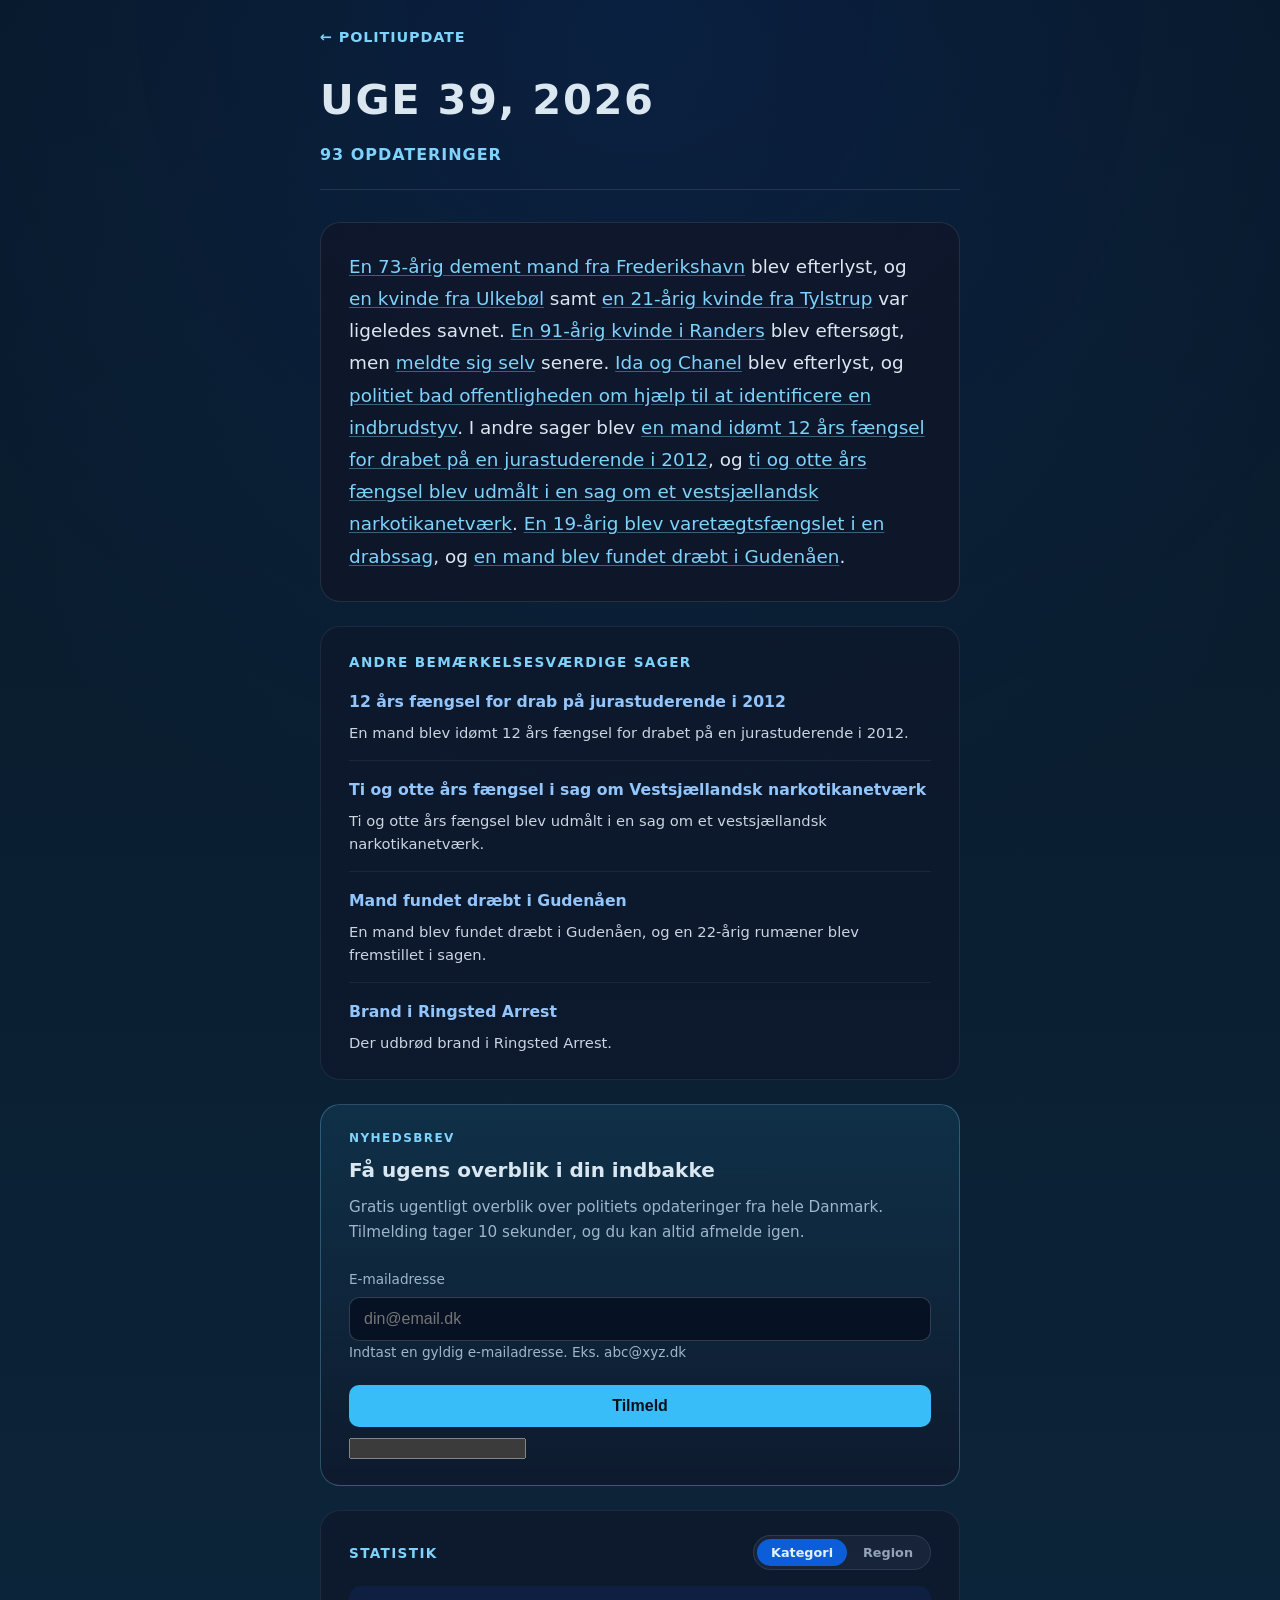
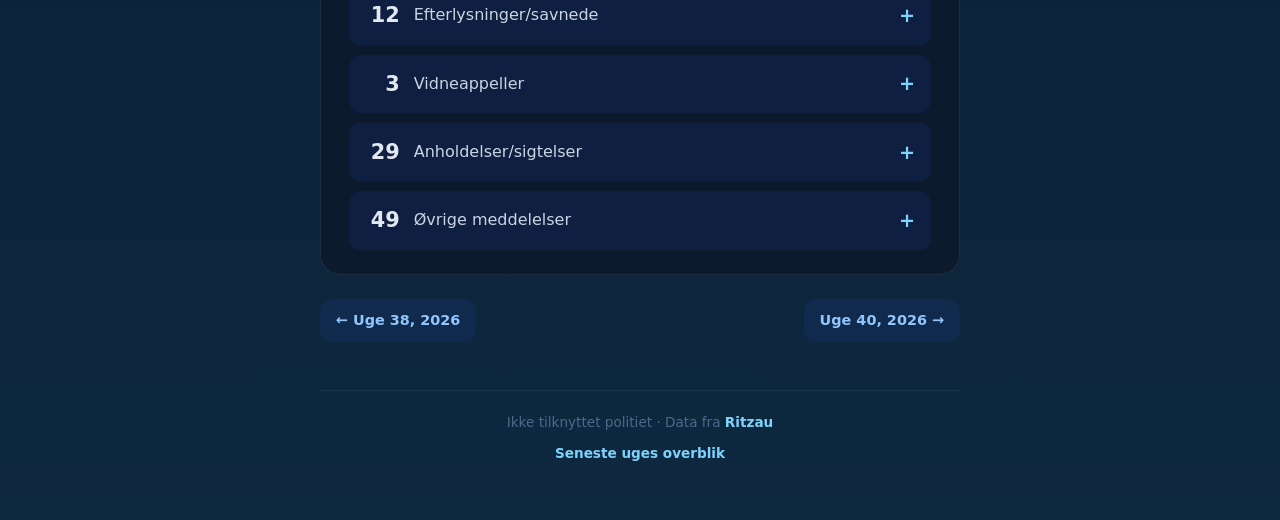
<file: website/uge/2026/39/index.html>
<!DOCTYPE html>
        <html lang="da">
        <head>
          <meta charset="UTF-8">
          <meta name="viewport" content="width=device-width, initial-scale=1.0">
          <title>Uge 39, 2026 — PolitiUpdate</title>
          <meta name="description" content="Ugens overblik over politiets opdateringer: 93 meddelelser i uge 39, 2026 — efterlysninger, anholdelser og øvrige sager fra hele Danmark.">
          <link rel="canonical" href="https://politiupdates.dk/uge/2026/39/">
          <meta property="og:type" content="article">
          <meta property="og:site_name" content="PolitiUpdate">
          <meta property="og:locale" content="da_DK">
          <meta property="og:title" content="Uge 39, 2026 — PolitiUpdate">
          <meta property="og:description" content="Ugens overblik over politiets opdateringer: 93 meddelelser fra hele Danmark.">
          <meta property="og:url" content="https://politiupdates.dk/uge/2026/39/">
          <meta property="og:image" content="https://politiupdates.dk/og-image.png">
          <meta property="og:image:width" content="1200">
          <meta property="og:image:height" content="630">
          <meta property="og:image:alt" content="PolitiUpdate — uge 39, 2026">
          <meta name="twitter:card" content="summary_large_image">
          <meta name="twitter:title" content="Uge 39, 2026 — PolitiUpdate">
          <meta name="twitter:description" content="Ugens overblik over politiets opdateringer: 93 meddelelser fra hele Danmark.">
          <meta name="twitter:image" content="https://politiupdates.dk/og-image.png">
          <link rel="icon" href="../../../favicon.svg" type="image/svg+xml">
          <link rel="stylesheet" href="../../../styles.css">
          <link rel="stylesheet" href="../../digest.css">
          <link rel="stylesheet" href="https://sibforms.com/forms/end-form/build/sib-styles.css">
        </head>
        <body>
          <div class="digest-shell">
            <header class="digest-header">
              <a class="back-link" href="../../../">PolitiUpdate</a>
              <h1>Uge 39, 2026</h1>
              <p class="digest-meta">93 Opdateringer</p>
            </header>

            <main class="digest-main">
              <article class="digest-narrative">
                <p><a href="https://x.com/PolitiUpdate/status/2102088308281221548" target="_blank" rel="noopener">En 73-årig dement mand fra Frederikshavn</a> blev efterlyst, og <a href="https://x.com/PolitiUpdate/status/2101976895357346194" target="_blank" rel="noopener">en kvinde fra Ulkebøl</a> samt <a href="https://x.com/PolitiUpdate/status/2102790045724037148" target="_blank" rel="noopener">en 21-årig kvinde fra Tylstrup</a> var ligeledes savnet. <a href="https://x.com/PolitiUpdate/status/2102092931310244260" target="_blank" rel="noopener">En 91-årig kvinde i Randers</a> blev eftersøgt, men <a href="https://x.com/PolitiUpdate/status/2103030981397708877" target="_blank" rel="noopener">meldte sig selv</a> senere. <a href="https://x.com/PolitiUpdate/status/2104222345380675756" target="_blank" rel="noopener">Ida og Chanel</a> blev efterlyst, og <a href="https://x.com/PolitiUpdate/status/2103360459344924689" target="_blank" rel="noopener">politiet bad offentligheden om hjælp til at identificere en indbrudstyv</a>. I andre sager blev <a href="https://x.com/PolitiUpdate/status/2103424535861350618" target="_blank" rel="noopener">en mand idømt 12 års fængsel for drabet på en jurastuderende i 2012</a>, og <a href="https://x.com/PolitiUpdate/status/2103441279854284894" target="_blank" rel="noopener">ti og otte års fængsel blev udmålt i en sag om et vestsjællandsk narkotikanetværk</a>. <a href="https://x.com/PolitiUpdate/status/2104215922659770653" target="_blank" rel="noopener">En 19-årig blev varetægtsfængslet i en drabssag</a>, og <a href="https://x.com/PolitiUpdate/status/2103021732374450448" target="_blank" rel="noopener">en mand blev fundet dræbt i Gudenåen</a>.</p>
              </article>

              <section class="digest-notable">
                <h2>Andre bemærkelsesværdige sager</h2>
                <ul class="notable-list">
                  <li><a href="https://x.com/PolitiUpdate/status/2103424535861350618" target="_blank" rel="noopener">12 års fængsel for drab på jurastuderende i 2012</a><p>En mand blev idømt 12 års fængsel for drabet på en jurastuderende i 2012.</p></li>
<li><a href="https://x.com/PolitiUpdate/status/2103441279854284894" target="_blank" rel="noopener">Ti og otte års fængsel i sag om Vestsjællandsk narkotikanetværk</a><p>Ti og otte års fængsel blev udmålt i en sag om et vestsjællandsk narkotikanetværk.</p></li>
<li><a href="https://x.com/PolitiUpdate/status/2103021732374450448" target="_blank" rel="noopener">Mand fundet dræbt i Gudenåen</a><p>En mand blev fundet dræbt i Gudenåen, og en 22-årig rumæner blev fremstillet i sagen.</p></li>
<li><a href="https://x.com/PolitiUpdate/status/2103087973898350798" target="_blank" rel="noopener">Brand i Ringsted Arrest</a><p>Der udbrød brand i Ringsted Arrest.</p></li>
                </ul>
              </section>
              <section class="digest-signup">
                <p class="eyebrow">Nyhedsbrev</p>
                <h2>F&aring; ugens overblik i din indbakke</h2>
                <p class="digest-signup-copy">Gratis ugentligt overblik over politiets opdateringer fra hele Danmark. Tilmelding tager 10 sekunder, og du kan altid afmelde igen.</p>
              <div class="sib-form">
                <div id="sib-form-container" class="sib-form-container">
                  <div id="error-message" class="sib-form-message-panel" style="font-family:Helvetica, sans-serif; font-size:16px; text-align:left; color:#661d1d; background-color:#ffeded; border-color:#ff4949; border-radius:8px;">
                    <div class="sib-form-message-panel__text sib-form-message-panel__text--center">
                      <span class="sib-form-message-panel__inner-text">Din tilmelding kunne ikke gemmes. Prøv igen.</span>
                    </div>
                  </div>
                  <div id="success-message" class="sib-form-message-panel" style="font-family:Helvetica, sans-serif; font-size:16px; text-align:left; color:#085229; background-color:#e7faf0; border-color:#13ce66; border-radius:8px;">
                    <div class="sib-form-message-panel__text sib-form-message-panel__text--center">
                      <span class="sib-form-message-panel__inner-text">Din tilmelding er gennemført.</span>
                    </div>
                  </div>
                  <div id="sib-container" class="sib-container--large sib-container--vertical" style="direction:ltr">
                    <form id="sib-form" method="POST" action="https://2e5ae89a.sibforms.com/serve/[base64]" data-type="subscription">
                      <div style="padding: 8px 0;">
                        <div class="sib-input sib-form-block">
                          <div class="form__entry entry_block">
                            <div class="form__label-row">
                              <label class="entry__label" for="EMAIL" data-required="*">E-mailadresse</label>
                              <div class="entry__field">
                                <input class="input" type="text" id="EMAIL" name="EMAIL" autocomplete="off" value="" placeholder="din@email.dk" data-required="true" required />
                              </div>
                            </div>
                            <label class="entry__error entry__error--primary"></label>
                            <label class="entry__specification">Indtast en gyldig e-mailadresse. Eks. abc@xyz.dk</label>
                          </div>
                        </div>
                      </div>
                      <div style="padding: 8px 0;">
                        <div class="sib-form-block" style="text-align: left">
                          <button class="sib-form-block__button sib-form-block__button-with-loader" form="sib-form" type="submit">Tilmeld</button>
                        </div>
                      </div>
                      <input type="text" name="email_address_check" value="" class="input--hidden">
                      <input type="hidden" name="locale" value="en">
                    </form>
                  </div>
                </div>
              </div>
              </section>
              <section class="digest-breakdown" id="stats-section">
                <div class="stats-header">
                  <h2>Statistik</h2>
                  <div class="sort-toggle" role="group" aria-label="Sortér efter">
                    <button type="button" class="sort-btn active" data-sort="category">Kategori</button>
                    <button type="button" class="sort-btn" data-sort="region">Region</button>
                  </div>
                </div>
                <div class="cat-list" data-panel="category">
                  <details class="cat-item">
  <summary><span class="cat-count">12</span><span class="cat-label">Efterlysninger/savnede</span></summary>
  <ul class="cat-item-list">
    <li><a href="https://x.com/PolitiUpdate/status/2101976895357346194" target="_blank" rel="noopener">Savnet kvinde fra Ulkebøl</a></li>
<li><a href="https://x.com/PolitiUpdate/status/2102088308281221548" target="_blank" rel="noopener">Efterlysning dement 73 årig mand Frederikshavn</a></li>
<li><a href="https://x.com/PolitiUpdate/status/2102092931310244260" target="_blank" rel="noopener">Eftersøgning af 91-årig kvinde i Randers</a></li>
<li><a href="https://x.com/PolitiUpdate/status/2102108318559072436" target="_blank" rel="noopener">Eftersøgning af 91-årig kvinde i Randers</a></li>
<li><a href="https://x.com/PolitiUpdate/status/2102119614952222973" target="_blank" rel="noopener">Eftersøgning af 91-årig kvinde i Randers</a></li>
<li><a href="https://x.com/PolitiUpdate/status/2102790045724037148" target="_blank" rel="noopener">Efterlysning 21 årig kvinde i Tylstrup</a></li>
<li><a href="https://x.com/PolitiUpdate/status/2102826985584316903" target="_blank" rel="noopener">Efterlysning 21 årig kvinde i Tylstrup</a></li>
<li><a href="https://x.com/PolitiUpdate/status/2103030981397708877" target="_blank" rel="noopener">Har meldt sig selv</a></li>
<li><a href="https://x.com/PolitiUpdate/status/2103928849335734714" target="_blank" rel="noopener">Politiet i Midt og Vestjylland efterlyser73 årig kvinde. ( Aflyst )</a></li>
<li><a href="https://x.com/PolitiUpdate/status/2104063245686596080" target="_blank" rel="noopener">Efterlysning af 73-årig mand.</a></li>
<li><a href="https://x.com/PolitiUpdate/status/2104087648843547005" target="_blank" rel="noopener">Efterlysning af 73-årig mand.</a></li>
<li><a href="https://x.com/PolitiUpdate/status/2104222345380675756" target="_blank" rel="noopener">Vi efterlyser Ida og Chanel</a></li>
  </ul>
</details>
<details class="cat-item">
  <summary><span class="cat-count">3</span><span class="cat-label">Vidneappeller</span></summary>
  <ul class="cat-item-list">
    <li><a href="https://x.com/PolitiUpdate/status/2103360459344924689" target="_blank" rel="noopener">Har du set denne indbrudstyv?</a></li>
<li><a href="https://x.com/PolitiUpdate/status/2103917533271400841" target="_blank" rel="noopener">Politiet i Midt og Vestjylland leder efterlyser 73 årig kvinde.</a></li>
<li><a href="https://x.com/PolitiUpdate/status/2103923447328088300" target="_blank" rel="noopener">Politiet i Midt og Vestjylland efterlyser73 årig kvinde. ( Aflyst )</a></li>
  </ul>
</details>
<details class="cat-item">
  <summary><span class="cat-count">29</span><span class="cat-label">Anholdelser/sigtelser</span></summary>
  <ul class="cat-item-list">
    <li><a href="https://x.com/PolitiUpdate/status/2102014355521118641" target="_blank" rel="noopener">Tre mænd sigtet for cykeltyveri på Østerbro</a></li>
<li><a href="https://x.com/PolitiUpdate/status/2102023884338024757" target="_blank" rel="noopener">29-årig mand tildelt straksdom for butikstyveri</a></li>
<li><a href="https://x.com/PolitiUpdate/status/2102283669952135366" target="_blank" rel="noopener">15 anholdt i Aarhus og sigtet for husfredskrænkelse</a></li>
<li><a href="https://x.com/PolitiUpdate/status/2102298869870866614" target="_blank" rel="noopener">To mænd og en kvinde anholdt på baggrund af fund af amfetamin</a></li>
<li><a href="https://x.com/PolitiUpdate/status/2102298883678404683" target="_blank" rel="noopener">To mænd og en kvinde anholdt på baggrund af fund af amfetamin</a></li>
<li><a href="https://x.com/PolitiUpdate/status/2102332006873080110" target="_blank" rel="noopener">Grundlovsforhør Retten i Sønderborg</a></li>
<li><a href="https://x.com/PolitiUpdate/status/2102361839934009384" target="_blank" rel="noopener">15 anholdt i Aarhus og sigtet for husfredskrænkelse</a></li>
<li><a href="https://x.com/PolitiUpdate/status/2102413269516583081" target="_blank" rel="noopener">Grundlovsforhør Retten i Sønderborg</a></li>
<li><a href="https://x.com/PolitiUpdate/status/2102417403611414812" target="_blank" rel="noopener">48-årig mand varetægtsfængslet</a></li>
<li><a href="https://x.com/PolitiUpdate/status/2102667584206492097" target="_blank" rel="noopener">Grundlovsforhør ved Retten i Aarhus kl. 10.30</a></li>
<li><a href="https://x.com/PolitiUpdate/status/2102740233322389604" target="_blank" rel="noopener">Grundlovsforhør ved Retten i Kolding den 24. september kl. 10.00</a></li>
<li><a href="https://x.com/PolitiUpdate/status/2102748701639029026" target="_blank" rel="noopener">Seks bilister sigtet for ulovlig kørsel i busbanen</a></li>
<li><a href="https://x.com/PolitiUpdate/status/2102751014453723310" target="_blank" rel="noopener">Grundlovsforhør ved Retten i Aarhus kl. 10.30</a></li>
<li><a href="https://x.com/PolitiUpdate/status/2102756404889354495" target="_blank" rel="noopener">Episode på Brøndbyøster Station</a></li>
<li><a href="https://x.com/PolitiUpdate/status/2103045120392335624" target="_blank" rel="noopener">Grundlovsforhør ved Retten i Aarhus kl. 11.30</a></li>
<li><a href="https://x.com/PolitiUpdate/status/2103048718501191711" target="_blank" rel="noopener">Fem års fængsel for seksuelle overgreb</a></li>
<li><a href="https://x.com/PolitiUpdate/status/2103066169217630251" target="_blank" rel="noopener">Grundlovsforhør ved Retten i Kolding den 24. september kl. 10.00</a></li>
<li><a href="https://x.com/PolitiUpdate/status/2103081815229780115" target="_blank" rel="noopener">Grundlovsforhør ved Retten i Aarhus kl. 11.30</a></li>
<li><a href="https://x.com/PolitiUpdate/status/2103129285880090864" target="_blank" rel="noopener">Ung mand varetægtsfængslet i fire uger for grov vold</a></li>
<li><a href="https://x.com/PolitiUpdate/status/2103388936496435259" target="_blank" rel="noopener">Grundlovsforhør 10.00 Retten i Sønderborg</a></li>
<li><a href="https://x.com/PolitiUpdate/status/2103390494046978396" target="_blank" rel="noopener">Grundlovsforhør ved Retten i Aarhus kl. 12.00</a></li>
<li><a href="https://x.com/PolitiUpdate/status/2103403844541829211" target="_blank" rel="noopener">18 bilister sigtet for overtrædelse af indkørselsforbud ved skole</a></li>
<li><a href="https://x.com/PolitiUpdate/status/2103424535861350618" target="_blank" rel="noopener">12 års fængsel for drab på jurastuderende i 2012</a></li>
<li><a href="https://x.com/PolitiUpdate/status/2103441279854284894" target="_blank" rel="noopener">Ti og otte års fængsel i sag om Vestsjællandsk narkotikanetværk</a></li>
<li><a href="https://x.com/PolitiUpdate/status/2103450537337520358" target="_blank" rel="noopener">Grundlovsforhør ved Retten i Aarhus kl. 12.00</a></li>
<li><a href="https://x.com/PolitiUpdate/status/2104113214019760567" target="_blank" rel="noopener">Grundlovsforhør Retten i Esbjerg</a></li>
<li><a href="https://x.com/PolitiUpdate/status/2104129633457463529" target="_blank" rel="noopener">Grundlovsforhør i drabssag</a></li>
<li><a href="https://x.com/PolitiUpdate/status/2104153516055163157" target="_blank" rel="noopener">Grundlovsforhør Retten i Esbjerg</a></li>
<li><a href="https://x.com/PolitiUpdate/status/2104215922659770653" target="_blank" rel="noopener">19-årig varetægtsfængslet i drabssag</a></li>
  </ul>
</details>
<details class="cat-item">
  <summary><span class="cat-count">49</span><span class="cat-label">Øvrige meddelelser</span></summary>
  <ul class="cat-item-list">
    <li><a href="https://x.com/PolitiUpdate/status/2101933951766122983" target="_blank" rel="noopener">Politiet til stede i Esbjerg</a></li>
<li><a href="https://x.com/PolitiUpdate/status/2101956371902247221" target="_blank" rel="noopener">Politiet til stede i Esbjerg</a></li>
<li><a href="https://x.com/PolitiUpdate/status/2102016165338120688" target="_blank" rel="noopener">Straksdom for indbrud, trusler og overtrædelse af indrejseforbud</a></li>
<li><a href="https://x.com/PolitiUpdate/status/2102016172858515517" target="_blank" rel="noopener">Straksdom for indbrud, trusler og overtrædelse af indrejseforbud</a></li>
<li><a href="https://x.com/PolitiUpdate/status/2102041587161477364" target="_blank" rel="noopener">Knallertfører mister også retten til at føre bil</a></li>
<li><a href="https://x.com/PolitiUpdate/status/2102061087613198705" target="_blank" rel="noopener">Brand med sydgående røgfane ved Systofte Bygade, 4800 Nyk. F.</a></li>
<li><a href="https://x.com/PolitiUpdate/status/2102088036796469251" target="_blank" rel="noopener">Brand med sydgående røgfane ved Systofte Bygade, 4800 Nyk. F.</a></li>
<li><a href="https://x.com/PolitiUpdate/status/2102291897054359585" target="_blank" rel="noopener">Øvelse på Aarhus Havn i dag kl. 10.00</a></li>
<li><a href="https://x.com/PolitiUpdate/status/2102295769151914372" target="_blank" rel="noopener">Lastbil påkører broer - bil- og togtrafik indstillet</a></li>
<li><a href="https://x.com/PolitiUpdate/status/2102310434816831998" target="_blank" rel="noopener">Vi er til stede med den mobile politistation på E. Hansensvej i Esbjerg</a></li>
<li><a href="https://x.com/PolitiUpdate/status/2102318394544631972" target="_blank" rel="noopener">Lastbil påkører broer - bil- og togtrafik indstillet</a></li>
<li><a href="https://x.com/PolitiUpdate/status/2102337656885817412" target="_blank" rel="noopener">Metro-trafikken på Cityringen midlertidigt indstillet</a></li>
<li><a href="https://x.com/PolitiUpdate/status/2102348188892246213" target="_blank" rel="noopener">Metro-trafikken på Cityringen midlertidigt indstillet</a></li>
<li><a href="https://x.com/PolitiUpdate/status/2102353348808868267" target="_blank" rel="noopener">Lattergashandel udløste frihedsstraf og store bøder</a></li>
<li><a href="https://x.com/PolitiUpdate/status/2102634950076084365" target="_blank" rel="noopener">Ekspedition i Skærbæk og på Rømø lukket i dag</a></li>
<li><a href="https://x.com/PolitiUpdate/status/2102653709004255487" target="_blank" rel="noopener">Brand på adresse i Trige</a></li>
<li><a href="https://x.com/PolitiUpdate/status/2102669915048341999" target="_blank" rel="noopener">Brand på adresse i Trige</a></li>
<li><a href="https://x.com/PolitiUpdate/status/2102713005171712147" target="_blank" rel="noopener">Brand på adresse i Trige</a></li>
<li><a href="https://x.com/PolitiUpdate/status/2102734576414281843" target="_blank" rel="noopener">Dømt for at montere GPS på kvindes bil</a></li>
<li><a href="https://x.com/PolitiUpdate/status/2102765917382070407" target="_blank" rel="noopener">Dømt for hærværk mod skole</a></li>
<li><a href="https://x.com/PolitiUpdate/status/2103001189495554450" target="_blank" rel="noopener">Kænguru ved landevejen Tykhøjetvej i Give</a></li>
<li><a href="https://x.com/PolitiUpdate/status/2103003268180037909" target="_blank" rel="noopener">Dømt for vold i tog</a></li>
<li><a href="https://x.com/PolitiUpdate/status/2103014803912683701" target="_blank" rel="noopener">Grundlovsforhør ved Retten i Kolding den 24. september kl. 10.00</a></li>
<li><a href="https://x.com/PolitiUpdate/status/2103021732374450448" target="_blank" rel="noopener">Mand fundet dræbt i Gudenåen</a></li>
<li><a href="https://x.com/PolitiUpdate/status/2103026103715823908" target="_blank" rel="noopener">22-årig rumæner fremstilles i dag for drab ved Gudenåen</a></li>
<li><a href="https://x.com/PolitiUpdate/status/2103038435493904506" target="_blank" rel="noopener">Politiet og øvrige myndigheder til stede på Grundtvigs Allé i Esbjerg</a></li>
<li><a href="https://x.com/PolitiUpdate/status/2103038698631971204" target="_blank" rel="noopener">Politiet og øvrige myndigheder til stede på Grundtvigs Allé i Esbjerg</a></li>
<li><a href="https://x.com/PolitiUpdate/status/2103049759405826095" target="_blank" rel="noopener">Fem års fængsel for seksuelle overgreb</a></li>
<li><a href="https://x.com/PolitiUpdate/status/2103071813605675381" target="_blank" rel="noopener">Den mobile politistation kører til Aarhus V</a></li>
<li><a href="https://x.com/PolitiUpdate/status/2103087973898350798" target="_blank" rel="noopener">Brand i Ringsted Arrest</a></li>
<li><a href="https://x.com/PolitiUpdate/status/2103391015453523975" target="_blank" rel="noopener">Undersøgelser på Grundtvigs Allé er afsluttede</a></li>
<li><a href="https://x.com/PolitiUpdate/status/2103412703297687694" target="_blank" rel="noopener">Mulig flugtbilist efterlyses</a></li>
<li><a href="https://x.com/PolitiUpdate/status/2103415030196969522" target="_blank" rel="noopener">Mulig gul flugtbil efterlyses</a></li>
<li><a href="https://x.com/PolitiUpdate/status/2103427633879101900" target="_blank" rel="noopener">Dom i sag om påkørt bro i  Holbæk</a></li>
<li><a href="https://x.com/PolitiUpdate/status/2103437904303513769" target="_blank" rel="noopener">Dom i sag om påkørt bro i  Holbæk</a></li>
<li><a href="https://x.com/PolitiUpdate/status/2103438178363527415" target="_blank" rel="noopener">Politiet har været i kontakt med manden, der løb nøgen</a></li>
<li><a href="https://x.com/PolitiUpdate/status/2103439475498221729" target="_blank" rel="noopener">FUH flugt Holsted</a></li>
<li><a href="https://x.com/PolitiUpdate/status/2103441543302627680" target="_blank" rel="noopener">Ti og otte års fængsel i sag om Vestsjællandsk narkotikanetværk</a></li>
<li><a href="https://x.com/PolitiUpdate/status/2103447199187403263" target="_blank" rel="noopener">Vestre Landsret stadfæster fængselsdomme for socialt bedrageri</a></li>
<li><a href="https://x.com/PolitiUpdate/status/2103470062049062968" target="_blank" rel="noopener">Ti borgere har fået dusør hos Nordsjællands Politi</a></li>
<li><a href="https://x.com/PolitiUpdate/status/2103471104182607932" target="_blank" rel="noopener">52-årig kvinde dømt for menneskehandel</a></li>
<li><a href="https://x.com/PolitiUpdate/status/2103509889532428616" target="_blank" rel="noopener">Kbh Syd Station.</a></li>
<li><a href="https://x.com/PolitiUpdate/status/2103516826009489556" target="_blank" rel="noopener">Kbh Syd Station.</a></li>
<li><a href="https://x.com/PolitiUpdate/status/2103754536032809332" target="_blank" rel="noopener">Tre mænd dømt efter maskeret overfald i privat hjem</a></li>
<li><a href="https://x.com/PolitiUpdate/status/2103933482158490024" target="_blank" rel="noopener">Vi efterlyser Ida og Chanel</a></li>
<li><a href="https://x.com/PolitiUpdate/status/2104204348943438130" target="_blank" rel="noopener">Færdselsuheld på Østjyske Motorvej</a></li>
<li><a href="https://x.com/PolitiUpdate/status/2104207949115883540" target="_blank" rel="noopener">Færdselsuheld på Østjyske Motorvej</a></li>
<li><a href="https://x.com/PolitiUpdate/status/2104209756709920960" target="_blank" rel="noopener">Færdselsuheld på Vestmotorvejen</a></li>
<li><a href="https://x.com/PolitiUpdate/status/2104218752766390332" target="_blank" rel="noopener">Færdselsuheld på Vestmotorvejen</a></li>
  </ul>
</details>
                </div>
                <div class="cat-list" data-panel="region" hidden>
                  <details class="cat-item">
  <summary><span class="cat-count">5</span><span class="cat-label">Kbh Vestegn</span></summary>
  <ul class="cat-item-list">
    <li><a href="https://x.com/PolitiUpdate/status/2102756404889354495" target="_blank" rel="noopener">Episode på Brøndbyøster Station</a></li>
<li><a href="https://x.com/PolitiUpdate/status/2103048718501191711" target="_blank" rel="noopener">Fem års fængsel for seksuelle overgreb</a></li>
<li><a href="https://x.com/PolitiUpdate/status/2103129285880090864" target="_blank" rel="noopener">Ung mand varetægtsfængslet i fire uger for grov vold</a></li>
<li><a href="https://x.com/PolitiUpdate/status/2102353348808868267" target="_blank" rel="noopener">Lattergashandel udløste frihedsstraf og store bøder</a></li>
<li><a href="https://x.com/PolitiUpdate/status/2103049759405826095" target="_blank" rel="noopener">Fem års fængsel for seksuelle overgreb</a></li>
  </ul>
</details>
<details class="cat-item">
  <summary><span class="cat-count">13</span><span class="cat-label">København</span></summary>
  <ul class="cat-item-list">
    <li><a href="https://x.com/PolitiUpdate/status/2103030981397708877" target="_blank" rel="noopener">Har meldt sig selv</a></li>
<li><a href="https://x.com/PolitiUpdate/status/2102014355521118641" target="_blank" rel="noopener">Tre mænd sigtet for cykeltyveri på Østerbro</a></li>
<li><a href="https://x.com/PolitiUpdate/status/2102023884338024757" target="_blank" rel="noopener">29-årig mand tildelt straksdom for butikstyveri</a></li>
<li><a href="https://x.com/PolitiUpdate/status/2102298869870866614" target="_blank" rel="noopener">To mænd og en kvinde anholdt på baggrund af fund af amfetamin</a></li>
<li><a href="https://x.com/PolitiUpdate/status/2102298883678404683" target="_blank" rel="noopener">To mænd og en kvinde anholdt på baggrund af fund af amfetamin</a></li>
<li><a href="https://x.com/PolitiUpdate/status/2102748701639029026" target="_blank" rel="noopener">Seks bilister sigtet for ulovlig kørsel i busbanen</a></li>
<li><a href="https://x.com/PolitiUpdate/status/2103403844541829211" target="_blank" rel="noopener">18 bilister sigtet for overtrædelse af indkørselsforbud ved skole</a></li>
<li><a href="https://x.com/PolitiUpdate/status/2102016165338120688" target="_blank" rel="noopener">Straksdom for indbrud, trusler og overtrædelse af indrejseforbud</a></li>
<li><a href="https://x.com/PolitiUpdate/status/2102016172858515517" target="_blank" rel="noopener">Straksdom for indbrud, trusler og overtrædelse af indrejseforbud</a></li>
<li><a href="https://x.com/PolitiUpdate/status/2102337656885817412" target="_blank" rel="noopener">Metro-trafikken på Cityringen midlertidigt indstillet</a></li>
<li><a href="https://x.com/PolitiUpdate/status/2102348188892246213" target="_blank" rel="noopener">Metro-trafikken på Cityringen midlertidigt indstillet</a></li>
<li><a href="https://x.com/PolitiUpdate/status/2103509889532428616" target="_blank" rel="noopener">Kbh Syd Station.</a></li>
<li><a href="https://x.com/PolitiUpdate/status/2103516826009489556" target="_blank" rel="noopener">Kbh Syd Station.</a></li>
  </ul>
</details>
<details class="cat-item">
  <summary><span class="cat-count">6</span><span class="cat-label">Midt/Vestjylland</span></summary>
  <ul class="cat-item-list">
    <li><a href="https://x.com/PolitiUpdate/status/2103928849335734714" target="_blank" rel="noopener">Politiet i Midt og Vestjylland efterlyser73 årig kvinde. ( Aflyst )</a></li>
<li><a href="https://x.com/PolitiUpdate/status/2103360459344924689" target="_blank" rel="noopener">Har du set denne indbrudstyv?</a></li>
<li><a href="https://x.com/PolitiUpdate/status/2103917533271400841" target="_blank" rel="noopener">Politiet i Midt og Vestjylland leder efterlyser 73 årig kvinde.</a></li>
<li><a href="https://x.com/PolitiUpdate/status/2103923447328088300" target="_blank" rel="noopener">Politiet i Midt og Vestjylland efterlyser73 årig kvinde. ( Aflyst )</a></li>
<li><a href="https://x.com/PolitiUpdate/status/2103021732374450448" target="_blank" rel="noopener">Mand fundet dræbt i Gudenåen</a></li>
<li><a href="https://x.com/PolitiUpdate/status/2103026103715823908" target="_blank" rel="noopener">22-årig rumæner fremstilles i dag for drab ved Gudenåen</a></li>
  </ul>
</details>
<details class="cat-item">
  <summary><span class="cat-count">13</span><span class="cat-label">Midt/Vestsjælland</span></summary>
  <ul class="cat-item-list">
    <li><a href="https://x.com/PolitiUpdate/status/2103441279854284894" target="_blank" rel="noopener">Ti og otte års fængsel i sag om Vestsjællandsk narkotikanetværk</a></li>
<li><a href="https://x.com/PolitiUpdate/status/2104129633457463529" target="_blank" rel="noopener">Grundlovsforhør i drabssag</a></li>
<li><a href="https://x.com/PolitiUpdate/status/2104215922659770653" target="_blank" rel="noopener">19-årig varetægtsfængslet i drabssag</a></li>
<li><a href="https://x.com/PolitiUpdate/status/2102041587161477364" target="_blank" rel="noopener">Knallertfører mister også retten til at føre bil</a></li>
<li><a href="https://x.com/PolitiUpdate/status/2102734576414281843" target="_blank" rel="noopener">Dømt for at montere GPS på kvindes bil</a></li>
<li><a href="https://x.com/PolitiUpdate/status/2102765917382070407" target="_blank" rel="noopener">Dømt for hærværk mod skole</a></li>
<li><a href="https://x.com/PolitiUpdate/status/2103003268180037909" target="_blank" rel="noopener">Dømt for vold i tog</a></li>
<li><a href="https://x.com/PolitiUpdate/status/2103087973898350798" target="_blank" rel="noopener">Brand i Ringsted Arrest</a></li>
<li><a href="https://x.com/PolitiUpdate/status/2103412703297687694" target="_blank" rel="noopener">Mulig flugtbilist efterlyses</a></li>
<li><a href="https://x.com/PolitiUpdate/status/2103415030196969522" target="_blank" rel="noopener">Mulig gul flugtbil efterlyses</a></li>
<li><a href="https://x.com/PolitiUpdate/status/2103427633879101900" target="_blank" rel="noopener">Dom i sag om påkørt bro i  Holbæk</a></li>
<li><a href="https://x.com/PolitiUpdate/status/2103437904303513769" target="_blank" rel="noopener">Dom i sag om påkørt bro i  Holbæk</a></li>
<li><a href="https://x.com/PolitiUpdate/status/2103441543302627680" target="_blank" rel="noopener">Ti og otte års fængsel i sag om Vestsjællandsk narkotikanetværk</a></li>
  </ul>
</details>
<details class="cat-item">
  <summary><span class="cat-count">6</span><span class="cat-label">Nordjylland</span></summary>
  <ul class="cat-item-list">
    <li><a href="https://x.com/PolitiUpdate/status/2102088308281221548" target="_blank" rel="noopener">Efterlysning dement 73 årig mand Frederikshavn</a></li>
<li><a href="https://x.com/PolitiUpdate/status/2102790045724037148" target="_blank" rel="noopener">Efterlysning 21 årig kvinde i Tylstrup</a></li>
<li><a href="https://x.com/PolitiUpdate/status/2102826985584316903" target="_blank" rel="noopener">Efterlysning 21 årig kvinde i Tylstrup</a></li>
<li><a href="https://x.com/PolitiUpdate/status/2104222345380675756" target="_blank" rel="noopener">Vi efterlyser Ida og Chanel</a></li>
<li><a href="https://x.com/PolitiUpdate/status/2103754536032809332" target="_blank" rel="noopener">Tre mænd dømt efter maskeret overfald i privat hjem</a></li>
<li><a href="https://x.com/PolitiUpdate/status/2103933482158490024" target="_blank" rel="noopener">Vi efterlyser Ida og Chanel</a></li>
  </ul>
</details>
<details class="cat-item">
  <summary><span class="cat-count">3</span><span class="cat-label">Nordsjælland</span></summary>
  <ul class="cat-item-list">
    <li><a href="https://x.com/PolitiUpdate/status/2102295769151914372" target="_blank" rel="noopener">Lastbil påkører broer - bil- og togtrafik indstillet</a></li>
<li><a href="https://x.com/PolitiUpdate/status/2102318394544631972" target="_blank" rel="noopener">Lastbil påkører broer - bil- og togtrafik indstillet</a></li>
<li><a href="https://x.com/PolitiUpdate/status/2103470062049062968" target="_blank" rel="noopener">Ti borgere har fået dusør hos Nordsjællands Politi</a></li>
  </ul>
</details>
<details class="cat-item">
  <summary><span class="cat-count">1</span><span class="cat-label">Statsadv. København</span></summary>
  <ul class="cat-item-list">
    <li><a href="https://x.com/PolitiUpdate/status/2103424535861350618" target="_blank" rel="noopener">12 års fængsel for drab på jurastuderende i 2012</a></li>
  </ul>
</details>
<details class="cat-item">
  <summary><span class="cat-count">2</span><span class="cat-label">Statsadv. Viborg</span></summary>
  <ul class="cat-item-list">
    <li><a href="https://x.com/PolitiUpdate/status/2103447199187403263" target="_blank" rel="noopener">Vestre Landsret stadfæster fængselsdomme for socialt bedrageri</a></li>
<li><a href="https://x.com/PolitiUpdate/status/2103471104182607932" target="_blank" rel="noopener">52-årig kvinde dømt for menneskehandel</a></li>
  </ul>
</details>
<details class="cat-item">
  <summary><span class="cat-count">16</span><span class="cat-label">Sydjylland</span></summary>
  <ul class="cat-item-list">
    <li><a href="https://x.com/PolitiUpdate/status/2101976895357346194" target="_blank" rel="noopener">Savnet kvinde fra Ulkebøl</a></li>
<li><a href="https://x.com/PolitiUpdate/status/2102332006873080110" target="_blank" rel="noopener">Grundlovsforhør Retten i Sønderborg</a></li>
<li><a href="https://x.com/PolitiUpdate/status/2102413269516583081" target="_blank" rel="noopener">Grundlovsforhør Retten i Sønderborg</a></li>
<li><a href="https://x.com/PolitiUpdate/status/2102417403611414812" target="_blank" rel="noopener">48-årig mand varetægtsfængslet</a></li>
<li><a href="https://x.com/PolitiUpdate/status/2103388936496435259" target="_blank" rel="noopener">Grundlovsforhør 10.00 Retten i Sønderborg</a></li>
<li><a href="https://x.com/PolitiUpdate/status/2104113214019760567" target="_blank" rel="noopener">Grundlovsforhør Retten i Esbjerg</a></li>
<li><a href="https://x.com/PolitiUpdate/status/2104153516055163157" target="_blank" rel="noopener">Grundlovsforhør Retten i Esbjerg</a></li>
<li><a href="https://x.com/PolitiUpdate/status/2101933951766122983" target="_blank" rel="noopener">Politiet til stede i Esbjerg</a></li>
<li><a href="https://x.com/PolitiUpdate/status/2101956371902247221" target="_blank" rel="noopener">Politiet til stede i Esbjerg</a></li>
<li><a href="https://x.com/PolitiUpdate/status/2102310434816831998" target="_blank" rel="noopener">Vi er til stede med den mobile politistation på E. Hansensvej i Esbjerg</a></li>
<li><a href="https://x.com/PolitiUpdate/status/2102634950076084365" target="_blank" rel="noopener">Ekspedition i Skærbæk og på Rømø lukket i dag</a></li>
<li><a href="https://x.com/PolitiUpdate/status/2103038435493904506" target="_blank" rel="noopener">Politiet og øvrige myndigheder til stede på Grundtvigs Allé i Esbjerg</a></li>
<li><a href="https://x.com/PolitiUpdate/status/2103038698631971204" target="_blank" rel="noopener">Politiet og øvrige myndigheder til stede på Grundtvigs Allé i Esbjerg</a></li>
<li><a href="https://x.com/PolitiUpdate/status/2103391015453523975" target="_blank" rel="noopener">Undersøgelser på Grundtvigs Allé er afsluttede</a></li>
<li><a href="https://x.com/PolitiUpdate/status/2103438178363527415" target="_blank" rel="noopener">Politiet har været i kontakt med manden, der løb nøgen</a></li>
<li><a href="https://x.com/PolitiUpdate/status/2103439475498221729" target="_blank" rel="noopener">FUH flugt Holsted</a></li>
  </ul>
</details>
<details class="cat-item">
  <summary><span class="cat-count">4</span><span class="cat-label">Sydsjælland/L-F</span></summary>
  <ul class="cat-item-list">
    <li><a href="https://x.com/PolitiUpdate/status/2102061087613198705" target="_blank" rel="noopener">Brand med sydgående røgfane ved Systofte Bygade, 4800 Nyk. F.</a></li>
<li><a href="https://x.com/PolitiUpdate/status/2102088036796469251" target="_blank" rel="noopener">Brand med sydgående røgfane ved Systofte Bygade, 4800 Nyk. F.</a></li>
<li><a href="https://x.com/PolitiUpdate/status/2104209756709920960" target="_blank" rel="noopener">Færdselsuheld på Vestmotorvejen</a></li>
<li><a href="https://x.com/PolitiUpdate/status/2104218752766390332" target="_blank" rel="noopener">Færdselsuheld på Vestmotorvejen</a></li>
  </ul>
</details>
<details class="cat-item">
  <summary><span class="cat-count">6</span><span class="cat-label">Sydøstjylland</span></summary>
  <ul class="cat-item-list">
    <li><a href="https://x.com/PolitiUpdate/status/2102740233322389604" target="_blank" rel="noopener">Grundlovsforhør ved Retten i Kolding den 24. september kl. 10.00</a></li>
<li><a href="https://x.com/PolitiUpdate/status/2103066169217630251" target="_blank" rel="noopener">Grundlovsforhør ved Retten i Kolding den 24. september kl. 10.00</a></li>
<li><a href="https://x.com/PolitiUpdate/status/2103001189495554450" target="_blank" rel="noopener">Kænguru ved landevejen Tykhøjetvej i Give</a></li>
<li><a href="https://x.com/PolitiUpdate/status/2103014803912683701" target="_blank" rel="noopener">Grundlovsforhør ved Retten i Kolding den 24. september kl. 10.00</a></li>
<li><a href="https://x.com/PolitiUpdate/status/2104204348943438130" target="_blank" rel="noopener">Færdselsuheld på Østjyske Motorvej</a></li>
<li><a href="https://x.com/PolitiUpdate/status/2104207949115883540" target="_blank" rel="noopener">Færdselsuheld på Østjyske Motorvej</a></li>
  </ul>
</details>
<details class="cat-item">
  <summary><span class="cat-count">18</span><span class="cat-label">Østjylland</span></summary>
  <ul class="cat-item-list">
    <li><a href="https://x.com/PolitiUpdate/status/2102092931310244260" target="_blank" rel="noopener">Eftersøgning af 91-årig kvinde i Randers</a></li>
<li><a href="https://x.com/PolitiUpdate/status/2102108318559072436" target="_blank" rel="noopener">Eftersøgning af 91-årig kvinde i Randers</a></li>
<li><a href="https://x.com/PolitiUpdate/status/2102119614952222973" target="_blank" rel="noopener">Eftersøgning af 91-årig kvinde i Randers</a></li>
<li><a href="https://x.com/PolitiUpdate/status/2104063245686596080" target="_blank" rel="noopener">Efterlysning af 73-årig mand.</a></li>
<li><a href="https://x.com/PolitiUpdate/status/2104087648843547005" target="_blank" rel="noopener">Efterlysning af 73-årig mand.</a></li>
<li><a href="https://x.com/PolitiUpdate/status/2102283669952135366" target="_blank" rel="noopener">15 anholdt i Aarhus og sigtet for husfredskrænkelse</a></li>
<li><a href="https://x.com/PolitiUpdate/status/2102361839934009384" target="_blank" rel="noopener">15 anholdt i Aarhus og sigtet for husfredskrænkelse</a></li>
<li><a href="https://x.com/PolitiUpdate/status/2102667584206492097" target="_blank" rel="noopener">Grundlovsforhør ved Retten i Aarhus kl. 10.30</a></li>
<li><a href="https://x.com/PolitiUpdate/status/2102751014453723310" target="_blank" rel="noopener">Grundlovsforhør ved Retten i Aarhus kl. 10.30</a></li>
<li><a href="https://x.com/PolitiUpdate/status/2103045120392335624" target="_blank" rel="noopener">Grundlovsforhør ved Retten i Aarhus kl. 11.30</a></li>
<li><a href="https://x.com/PolitiUpdate/status/2103081815229780115" target="_blank" rel="noopener">Grundlovsforhør ved Retten i Aarhus kl. 11.30</a></li>
<li><a href="https://x.com/PolitiUpdate/status/2103390494046978396" target="_blank" rel="noopener">Grundlovsforhør ved Retten i Aarhus kl. 12.00</a></li>
<li><a href="https://x.com/PolitiUpdate/status/2103450537337520358" target="_blank" rel="noopener">Grundlovsforhør ved Retten i Aarhus kl. 12.00</a></li>
<li><a href="https://x.com/PolitiUpdate/status/2102291897054359585" target="_blank" rel="noopener">Øvelse på Aarhus Havn i dag kl. 10.00</a></li>
<li><a href="https://x.com/PolitiUpdate/status/2102653709004255487" target="_blank" rel="noopener">Brand på adresse i Trige</a></li>
<li><a href="https://x.com/PolitiUpdate/status/2102669915048341999" target="_blank" rel="noopener">Brand på adresse i Trige</a></li>
<li><a href="https://x.com/PolitiUpdate/status/2102713005171712147" target="_blank" rel="noopener">Brand på adresse i Trige</a></li>
<li><a href="https://x.com/PolitiUpdate/status/2103071813605675381" target="_blank" rel="noopener">Den mobile politistation kører til Aarhus V</a></li>
  </ul>
</details>
                </div>
              </section>

              <nav class="digest-pager">
                <a class="pager-link pager-prev" href="../../2026/38/">&larr; Uge 38, 2026</a><a class="pager-link pager-next" href="../../2026/40/">Uge 40, 2026 &rarr;</a>
              </nav>

            </main>

            <footer class="digest-footer">
              <p>Ikke tilknyttet politiet &middot; Data fra <a href="https://via.ritzau.dk" target="_blank" rel="noopener">Ritzau</a></p>
              <p><a href="../../">Seneste uges overblik</a></p>
            </footer>
          </div>
    <script>
      document.querySelectorAll('#stats-section .sort-btn').forEach(function (btn) {
        btn.addEventListener('click', function () {
          document.querySelectorAll('#stats-section .sort-btn').forEach(function (b) {
            b.classList.toggle('active', b === btn);
          });
          var sort = btn.dataset.sort;
          document.querySelector('#stats-section [data-panel="category"]').hidden = sort !== 'category';
          document.querySelector('#stats-section [data-panel="region"]').hidden = sort !== 'region';
        });
      });
    </script>
    <script defer src="https://sibforms.com/forms/end-form/build/main.js"></script>        </body>
        </html>
</file>
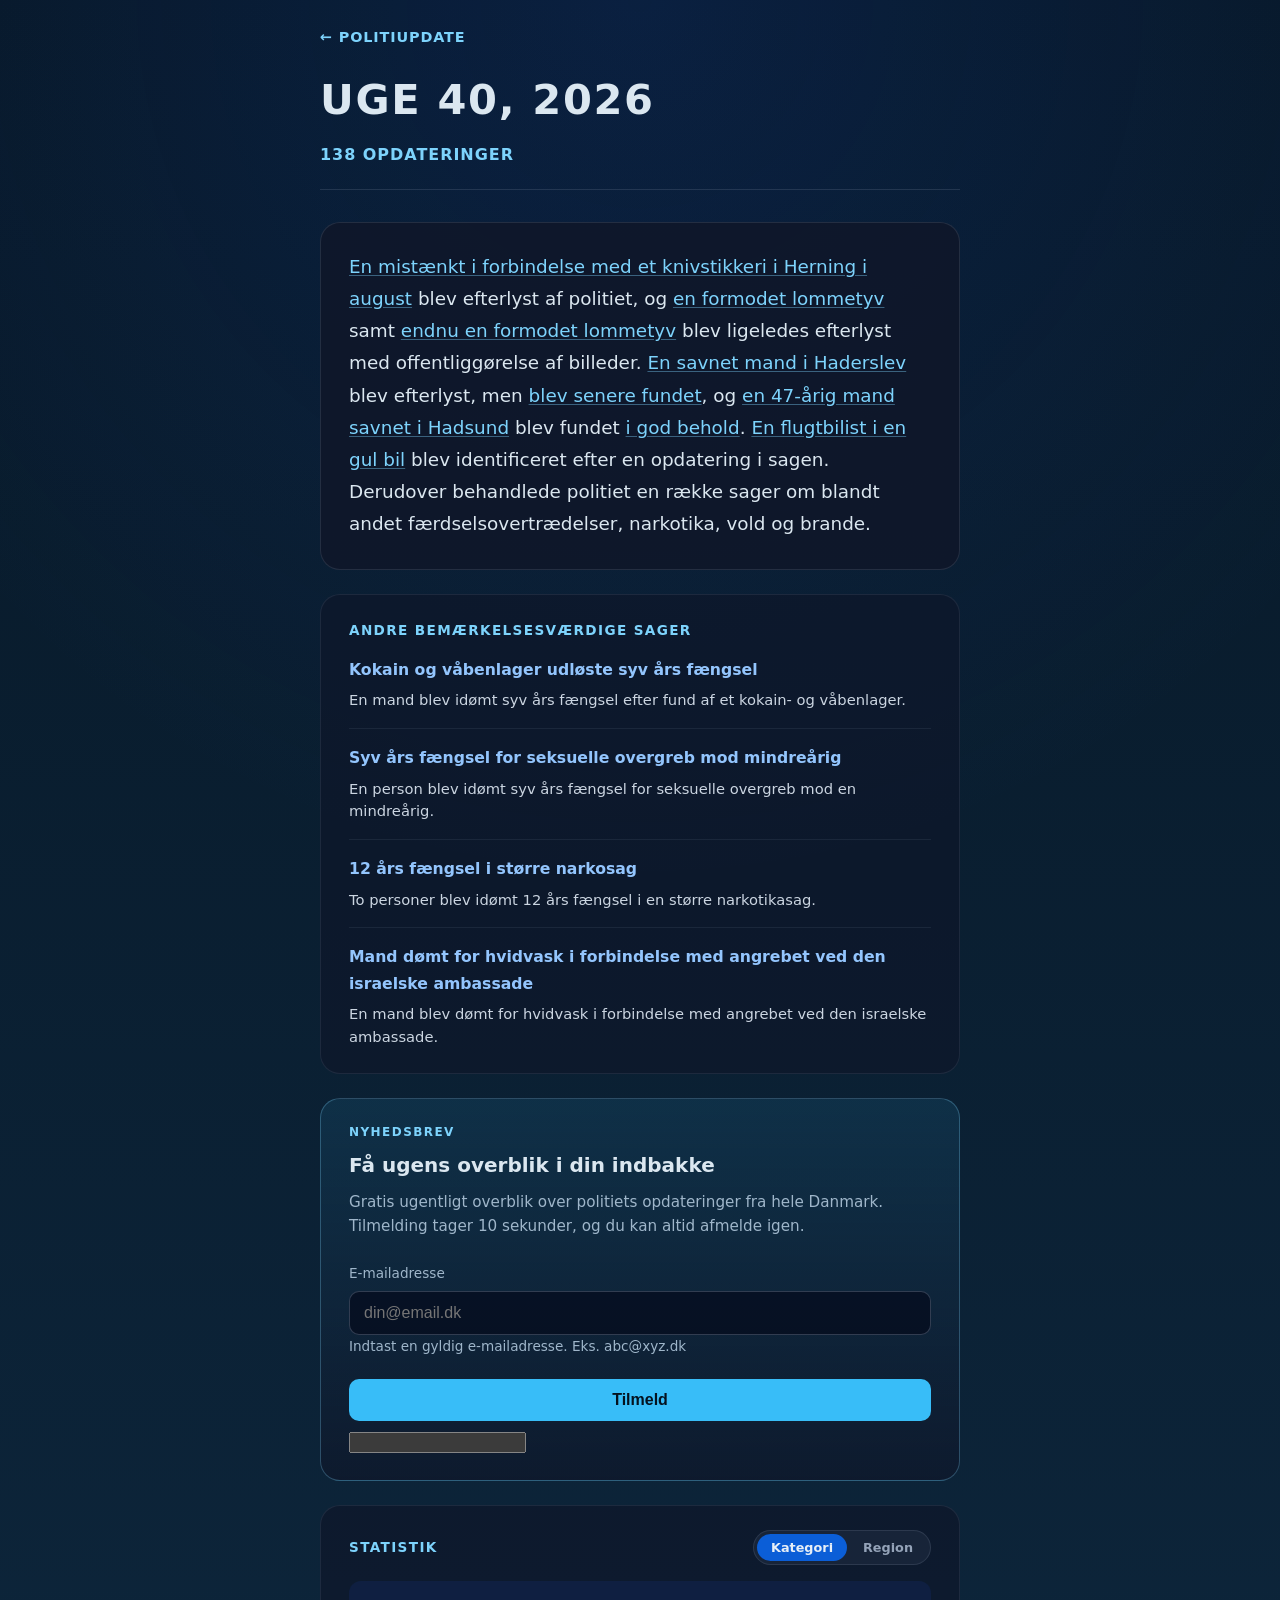
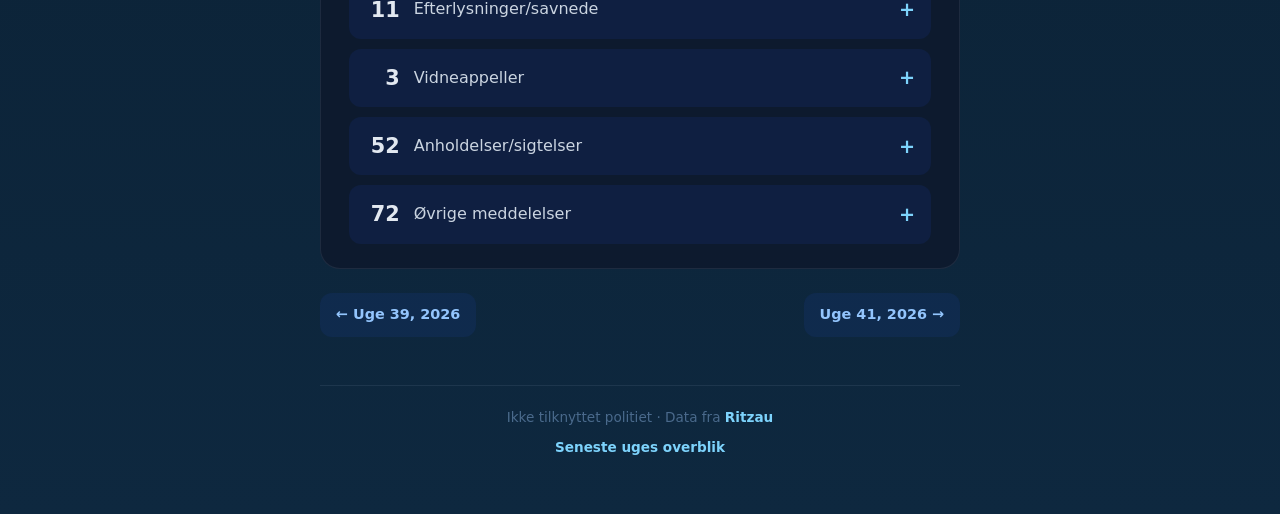
<file: website/uge/2026/40/index.html>
<!DOCTYPE html>
        <html lang="da">
        <head>
          <meta charset="UTF-8">
          <meta name="viewport" content="width=device-width, initial-scale=1.0">
          <title>Uge 40, 2026 — PolitiUpdate</title>
          <meta name="description" content="Ugens overblik over politiets opdateringer: 138 meddelelser i uge 40, 2026 — efterlysninger, anholdelser og øvrige sager fra hele Danmark.">
          <link rel="canonical" href="https://politiupdates.dk/uge/2026/40/">
          <meta property="og:type" content="article">
          <meta property="og:site_name" content="PolitiUpdate">
          <meta property="og:locale" content="da_DK">
          <meta property="og:title" content="Uge 40, 2026 — PolitiUpdate">
          <meta property="og:description" content="Ugens overblik over politiets opdateringer: 138 meddelelser fra hele Danmark.">
          <meta property="og:url" content="https://politiupdates.dk/uge/2026/40/">
          <meta property="og:image" content="https://politiupdates.dk/og-image.png">
          <meta property="og:image:width" content="1200">
          <meta property="og:image:height" content="630">
          <meta property="og:image:alt" content="PolitiUpdate — uge 40, 2026">
          <meta name="twitter:card" content="summary_large_image">
          <meta name="twitter:title" content="Uge 40, 2026 — PolitiUpdate">
          <meta name="twitter:description" content="Ugens overblik over politiets opdateringer: 138 meddelelser fra hele Danmark.">
          <meta name="twitter:image" content="https://politiupdates.dk/og-image.png">
          <link rel="icon" href="../../../favicon.svg" type="image/svg+xml">
          <link rel="stylesheet" href="../../../styles.css">
          <link rel="stylesheet" href="../../digest.css">
          <link rel="stylesheet" href="https://sibforms.com/forms/end-form/build/sib-styles.css">
        </head>
        <body>
          <div class="digest-shell">
            <header class="digest-header">
              <a class="back-link" href="../../../">PolitiUpdate</a>
              <h1>Uge 40, 2026</h1>
              <p class="digest-meta">138 Opdateringer</p>
            </header>

            <main class="digest-main">
              <article class="digest-narrative">
                <p><a href="https://x.com/PolitiUpdate/status/2104830386199224584" target="_blank" rel="noopener">En mistænkt i forbindelse med et knivstikkeri i Herning i august</a> blev efterlyst af politiet, og <a href="https://x.com/PolitiUpdate/status/2104864346895733162" target="_blank" rel="noopener">en formodet lommetyv</a> samt <a href="https://x.com/PolitiUpdate/status/2104864612911133013" target="_blank" rel="noopener">endnu en formodet lommetyv</a> blev ligeledes efterlyst med offentliggørelse af billeder. <a href="https://x.com/PolitiUpdate/status/2105385369189671029" target="_blank" rel="noopener">En savnet mand i Haderslev</a> blev efterlyst, men <a href="https://x.com/PolitiUpdate/status/2105395885060554794" target="_blank" rel="noopener">blev senere fundet</a>, og <a href="https://x.com/PolitiUpdate/status/2106193953079132592" target="_blank" rel="noopener">en 47-årig mand savnet i Hadsund</a> blev fundet <a href="https://x.com/PolitiUpdate/status/2106287695962275949" target="_blank" rel="noopener">i god behold</a>. <a href="https://x.com/PolitiUpdate/status/2104882848713097402" target="_blank" rel="noopener">En flugtbilist i en gul bil</a> blev identificeret efter en opdatering i sagen. Derudover behandlede politiet en række sager om blandt andet færdselsovertrædelser, narkotika, vold og brande.</p>
              </article>

              <section class="digest-notable">
                <h2>Andre bemærkelsesværdige sager</h2>
                <ul class="notable-list">
                  <li><a href="https://x.com/PolitiUpdate/status/2104888257662365748" target="_blank" rel="noopener">Kokain og våbenlager udløste syv års fængsel</a><p>En mand blev idømt syv års fængsel efter fund af et kokain- og våbenlager.</p></li>
<li><a href="https://x.com/PolitiUpdate/status/2105963494290178060" target="_blank" rel="noopener">Syv års fængsel for seksuelle overgreb mod mindreårig</a><p>En person blev idømt syv års fængsel for seksuelle overgreb mod en mindreårig.</p></li>
<li><a href="https://x.com/PolitiUpdate/status/2104541454379131147" target="_blank" rel="noopener">12 års fængsel i større narkosag</a><p>To personer blev idømt 12 års fængsel i en større narkotikasag.</p></li>
<li><a href="https://x.com/PolitiUpdate/status/2105584122316079148" target="_blank" rel="noopener">Mand dømt for hvidvask i forbindelse med angrebet ved den israelske ambassade</a><p>En mand blev dømt for hvidvask i forbindelse med angrebet ved den israelske ambassade.</p></li>
                </ul>
              </section>
              <section class="digest-signup">
                <p class="eyebrow">Nyhedsbrev</p>
                <h2>F&aring; ugens overblik i din indbakke</h2>
                <p class="digest-signup-copy">Gratis ugentligt overblik over politiets opdateringer fra hele Danmark. Tilmelding tager 10 sekunder, og du kan altid afmelde igen.</p>
              <div class="sib-form">
                <div id="sib-form-container" class="sib-form-container">
                  <div id="error-message" class="sib-form-message-panel" style="font-family:Helvetica, sans-serif; font-size:16px; text-align:left; color:#661d1d; background-color:#ffeded; border-color:#ff4949; border-radius:8px;">
                    <div class="sib-form-message-panel__text sib-form-message-panel__text--center">
                      <span class="sib-form-message-panel__inner-text">Din tilmelding kunne ikke gemmes. Prøv igen.</span>
                    </div>
                  </div>
                  <div id="success-message" class="sib-form-message-panel" style="font-family:Helvetica, sans-serif; font-size:16px; text-align:left; color:#085229; background-color:#e7faf0; border-color:#13ce66; border-radius:8px;">
                    <div class="sib-form-message-panel__text sib-form-message-panel__text--center">
                      <span class="sib-form-message-panel__inner-text">Din tilmelding er gennemført.</span>
                    </div>
                  </div>
                  <div id="sib-container" class="sib-container--large sib-container--vertical" style="direction:ltr">
                    <form id="sib-form" method="POST" action="https://2e5ae89a.sibforms.com/serve/[base64]" data-type="subscription">
                      <div style="padding: 8px 0;">
                        <div class="sib-input sib-form-block">
                          <div class="form__entry entry_block">
                            <div class="form__label-row">
                              <label class="entry__label" for="EMAIL" data-required="*">E-mailadresse</label>
                              <div class="entry__field">
                                <input class="input" type="text" id="EMAIL" name="EMAIL" autocomplete="off" value="" placeholder="din@email.dk" data-required="true" required />
                              </div>
                            </div>
                            <label class="entry__error entry__error--primary"></label>
                            <label class="entry__specification">Indtast en gyldig e-mailadresse. Eks. abc@xyz.dk</label>
                          </div>
                        </div>
                      </div>
                      <div style="padding: 8px 0;">
                        <div class="sib-form-block" style="text-align: left">
                          <button class="sib-form-block__button sib-form-block__button-with-loader" form="sib-form" type="submit">Tilmeld</button>
                        </div>
                      </div>
                      <input type="text" name="email_address_check" value="" class="input--hidden">
                      <input type="hidden" name="locale" value="en">
                    </form>
                  </div>
                </div>
              </div>
              </section>
              <section class="digest-breakdown" id="stats-section">
                <div class="stats-header">
                  <h2>Statistik</h2>
                  <div class="sort-toggle" role="group" aria-label="Sortér efter">
                    <button type="button" class="sort-btn active" data-sort="category">Kategori</button>
                    <button type="button" class="sort-btn" data-sort="region">Region</button>
                  </div>
                </div>
                <div class="cat-list" data-panel="category">
                  <details class="cat-item">
  <summary><span class="cat-count">11</span><span class="cat-label">Efterlysninger/savnede</span></summary>
  <ul class="cat-item-list">
    <li><a href="https://x.com/PolitiUpdate/status/2104830386199224584" target="_blank" rel="noopener">Efterlysning af mistænkt i forbindelse med knivstikkeri i Herning i august</a></li>
<li><a href="https://x.com/PolitiUpdate/status/2104864346895733162" target="_blank" rel="noopener">Efterlysning af lommetyv: Genkender du denne mand?</a></li>
<li><a href="https://x.com/PolitiUpdate/status/2104864612911133013" target="_blank" rel="noopener">Efterlysning af lommetyv: Genkender du denne mand?</a></li>
<li><a href="https://x.com/PolitiUpdate/status/2104882848713097402" target="_blank" rel="noopener">OPDATERING: Flugtbilist i gul bil identificeret</a></li>
<li><a href="https://x.com/PolitiUpdate/status/2105385369189671029" target="_blank" rel="noopener">Savnet mand i Haderslev</a></li>
<li><a href="https://x.com/PolitiUpdate/status/2105395885060554794" target="_blank" rel="noopener">Savnet mand i Haderslev fundet</a></li>
<li><a href="https://x.com/PolitiUpdate/status/2105649122997076385" target="_blank" rel="noopener">savnet person</a></li>
<li><a href="https://x.com/PolitiUpdate/status/2105658903879188634" target="_blank" rel="noopener">savnet person</a></li>
<li><a href="https://x.com/PolitiUpdate/status/2106159520296861995" target="_blank" rel="noopener">Efterlysning af Lisbeth.</a></li>
<li><a href="https://x.com/PolitiUpdate/status/2106193953079132592" target="_blank" rel="noopener">Eftersøgning savnet 47 årig mand i Hadsund</a></li>
<li><a href="https://x.com/PolitiUpdate/status/2106287695962275949" target="_blank" rel="noopener">Savnet mand i Hadsund fundet i god behold</a></li>
  </ul>
</details>
<details class="cat-item">
  <summary><span class="cat-count">3</span><span class="cat-label">Vidneappeller</span></summary>
  <ul class="cat-item-list">
    <li><a href="https://x.com/PolitiUpdate/status/2104484094101033469" target="_blank" rel="noopener">Identificeret - Har du set denne indbrudstyv?</a></li>
<li><a href="https://x.com/PolitiUpdate/status/2106332893568217471" target="_blank" rel="noopener">Politiindsats i Kolding</a></li>
<li><a href="https://x.com/PolitiUpdate/status/2106375283515498603" target="_blank" rel="noopener">Politiindsats i Kolding</a></li>
  </ul>
</details>
<details class="cat-item">
  <summary><span class="cat-count">52</span><span class="cat-label">Anholdelser/sigtelser</span></summary>
  <ul class="cat-item-list">
    <li><a href="https://x.com/PolitiUpdate/status/2104481521809920329" target="_blank" rel="noopener">14 cyklister fik bøde for at køre uden lys</a></li>
<li><a href="https://x.com/PolitiUpdate/status/2104501050875232730" target="_blank" rel="noopener">Fængslet for vedvarende stalking</a></li>
<li><a href="https://x.com/PolitiUpdate/status/2104501312826282012" target="_blank" rel="noopener">Fængslet for vedvarende stalking</a></li>
<li><a href="https://x.com/PolitiUpdate/status/2104506476618539314" target="_blank" rel="noopener">Grundlovsforhør ved Retten i Kolding</a></li>
<li><a href="https://x.com/PolitiUpdate/status/2104517267522531826" target="_blank" rel="noopener">Retten i Viborg: Straksdom på 1 år og 6 måneders fængsel til 25-årig mand for besiddelse af kokain og hash med henblik på videreoverdragelse</a></li>
<li><a href="https://x.com/PolitiUpdate/status/2104558414198403581" target="_blank" rel="noopener">Grundlovsforhør ved Retten i Kolding</a></li>
<li><a href="https://x.com/PolitiUpdate/status/2104824443264749801" target="_blank" rel="noopener">Politiindsats i Grenaa - flere anholdte</a></li>
<li><a href="https://x.com/PolitiUpdate/status/2104828302141931740" target="_blank" rel="noopener">Politiindsats i Grenaa - flere anholdte</a></li>
<li><a href="https://x.com/PolitiUpdate/status/2104828319418249515" target="_blank" rel="noopener">Mand idømt fængsel for voldtægt af 14-årig pige</a></li>
<li><a href="https://x.com/PolitiUpdate/status/2104837349436019063" target="_blank" rel="noopener">Grundlovsforhør ved Retten i Aarhus kl. 10.00</a></li>
<li><a href="https://x.com/PolitiUpdate/status/2104860198204797396" target="_blank" rel="noopener">Politiindsats i Grenaa - flere anholdte</a></li>
<li><a href="https://x.com/PolitiUpdate/status/2104863543359414383" target="_blank" rel="noopener">23 cyklister sigtet</a></li>
<li><a href="https://x.com/PolitiUpdate/status/2104863817058673138" target="_blank" rel="noopener">Grundlovsforhør ved Retten i Aarhus kl. 13.00</a></li>
<li><a href="https://x.com/PolitiUpdate/status/2104888257662365748" target="_blank" rel="noopener">Kokain og våbenlager udløste syv års fængsel</a></li>
<li><a href="https://x.com/PolitiUpdate/status/2104914243766370306" target="_blank" rel="noopener">Politiindsats i Grenaa - flere anholdte</a></li>
<li><a href="https://x.com/PolitiUpdate/status/2104914771019768275" target="_blank" rel="noopener">Politiindsats i Grenaa - flere anholdte</a></li>
<li><a href="https://x.com/PolitiUpdate/status/2105180235654422689" target="_blank" rel="noopener">Grundlovsforhør i Esbjerg</a></li>
<li><a href="https://x.com/PolitiUpdate/status/2105188966177894803" target="_blank" rel="noopener">Grundlovsforhør i Esbjerg</a></li>
<li><a href="https://x.com/PolitiUpdate/status/2105201294751551708" target="_blank" rel="noopener">Grundlovsforhør ved Retten i Kolding</a></li>
<li><a href="https://x.com/PolitiUpdate/status/2105213246466834638" target="_blank" rel="noopener">Mand fremstilles i grundlovsforhør i sag om kloning af biler</a></li>
<li><a href="https://x.com/PolitiUpdate/status/2105214793779139013" target="_blank" rel="noopener">Grundlovsforhør ved Retten i Aarhus kl. 13.00</a></li>
<li><a href="https://x.com/PolitiUpdate/status/2105216868743368810" target="_blank" rel="noopener">Grundlovsforhør ved Retten i Aarhus kl. 10.00</a></li>
<li><a href="https://x.com/PolitiUpdate/status/2105239469695934625" target="_blank" rel="noopener">56-årig varetægtsfængslet</a></li>
<li><a href="https://x.com/PolitiUpdate/status/2105250277205139762" target="_blank" rel="noopener">18 bilister sigtet</a></li>
<li><a href="https://x.com/PolitiUpdate/status/2105254130625450327" target="_blank" rel="noopener">Mand fremstilles i grundlovsforhør i sag om kloning af biler</a></li>
<li><a href="https://x.com/PolitiUpdate/status/2105278028540723455" target="_blank" rel="noopener">Grundlovsforhør ved Retten i Kolding</a></li>
<li><a href="https://x.com/PolitiUpdate/status/2105330718540964342" target="_blank" rel="noopener">Grundlovsforhør i Esbjerg</a></li>
<li><a href="https://x.com/PolitiUpdate/status/2105547608798495139" target="_blank" rel="noopener">Grundlovsforhør i Sønderborg</a></li>
<li><a href="https://x.com/PolitiUpdate/status/2105558682755072248" target="_blank" rel="noopener">Grundlovsforhør kl. 9.00 i forbindelse med konflikt i Herning-Ikast-området</a></li>
<li><a href="https://x.com/PolitiUpdate/status/2105585161920516521" target="_blank" rel="noopener">Sigtet for butikstyveri i Field&#x27;s</a></li>
<li><a href="https://x.com/PolitiUpdate/status/2105610352499282211" target="_blank" rel="noopener">25 cyklister sigtet</a></li>
<li><a href="https://x.com/PolitiUpdate/status/2105614211829416242" target="_blank" rel="noopener">Grundlovsforhør kl. 9.00 i forbindelse med konflikt i Herning-Ikast-området</a></li>
<li><a href="https://x.com/PolitiUpdate/status/2105655800496799882" target="_blank" rel="noopener">Grundlovsforhør i Sønderborg</a></li>
<li><a href="https://x.com/PolitiUpdate/status/2105656327347618108" target="_blank" rel="noopener">Varetægtsfængsling i Sønderborg</a></li>
<li><a href="https://x.com/PolitiUpdate/status/2105905764749689149" target="_blank" rel="noopener">15-årig fremstilles for forsøg på brandstiftelse</a></li>
<li><a href="https://x.com/PolitiUpdate/status/2105920407782199646" target="_blank" rel="noopener">To 17-årige anholdt i sag om knivstikkeri i Herlev</a></li>
<li><a href="https://x.com/PolitiUpdate/status/2105925683574870048" target="_blank" rel="noopener">Grundlovsforhør efter fund af pistol</a></li>
<li><a href="https://x.com/PolitiUpdate/status/2105957555126362330" target="_blank" rel="noopener">Tip førte til fund af stjålne elcykler i Nordvest</a></li>
<li><a href="https://x.com/PolitiUpdate/status/2105959367145382228" target="_blank" rel="noopener">Beslaglæggelse af større mængde hash</a></li>
<li><a href="https://x.com/PolitiUpdate/status/2105963494290178060" target="_blank" rel="noopener">Syv års fængsel for seksuelle overgreb mod mindreårig</a></li>
<li><a href="https://x.com/PolitiUpdate/status/2105978414725575165" target="_blank" rel="noopener">15-årig varetægtsfængslet</a></li>
<li><a href="https://x.com/PolitiUpdate/status/2105987409502785675" target="_blank" rel="noopener">Mand varetægtsfængslet for salg af narkotika</a></li>
<li><a href="https://x.com/PolitiUpdate/status/2105987672443609496" target="_blank" rel="noopener">Mand varetægtsfængslet for salg af narkotika</a></li>
<li><a href="https://x.com/PolitiUpdate/status/2105994130044367085" target="_blank" rel="noopener">To anholdt efter efterforskning af indbrud og hæleri</a></li>
<li><a href="https://x.com/PolitiUpdate/status/2105994906653409758" target="_blank" rel="noopener">To anholdt efter efterforskning af indbrud og hæleri</a></li>
<li><a href="https://x.com/PolitiUpdate/status/2105995186857992457" target="_blank" rel="noopener">To anholdt efter efterforskning af indbrud og hæleri</a></li>
<li><a href="https://x.com/PolitiUpdate/status/2105999827247260052" target="_blank" rel="noopener">To mænd idømt straksdom for forsøg på tricktyveri</a></li>
<li><a href="https://x.com/PolitiUpdate/status/2106019922677743688" target="_blank" rel="noopener">Varetægtsfængsling i knivsag fra Herlev</a></li>
<li><a href="https://x.com/PolitiUpdate/status/2106020707402654153" target="_blank" rel="noopener">To 17-årige anholdt i sag om knivstikkeri i Herlev</a></li>
<li><a href="https://x.com/PolitiUpdate/status/2106111909271630059" target="_blank" rel="noopener">To anholdt efter efterforskning af indbrud og hæleri</a></li>
<li><a href="https://x.com/PolitiUpdate/status/2106331343898759428" target="_blank" rel="noopener">Politiindsats i Kolding</a></li>
<li><a href="https://x.com/PolitiUpdate/status/2106418663570223345" target="_blank" rel="noopener">Politiindsats i Kolding</a></li>
  </ul>
</details>
<details class="cat-item">
  <summary><span class="cat-count">72</span><span class="cat-label">Øvrige meddelelser</span></summary>
  <ul class="cat-item-list">
    <li><a href="https://x.com/PolitiUpdate/status/2104450698108874865" target="_blank" rel="noopener">Efterforsker knivstik-episode i Hasle</a></li>
<li><a href="https://x.com/PolitiUpdate/status/2104460464961020275" target="_blank" rel="noopener">Efterforsker knivstik-episode i Hasle</a></li>
<li><a href="https://x.com/PolitiUpdate/status/2104467664093806861" target="_blank" rel="noopener">Øresundsbroen lukkes kortvarigt for trafik den 1. oktober</a></li>
<li><a href="https://x.com/PolitiUpdate/status/2104491537086513612" target="_blank" rel="noopener">Hændelse i valby</a></li>
<li><a href="https://x.com/PolitiUpdate/status/2104493351848603838" target="_blank" rel="noopener">Røgudvikling fra tog Næstved Banegård</a></li>
<li><a href="https://x.com/PolitiUpdate/status/2104505686923366734" target="_blank" rel="noopener">22-årig dømt skyldig i forsøg på manddrab</a></li>
<li><a href="https://x.com/PolitiUpdate/status/2104509819990491522" target="_blank" rel="noopener">Hændelse i valby</a></li>
<li><a href="https://x.com/PolitiUpdate/status/2104523436731281446" target="_blank" rel="noopener">22-årig dømt skyldig i forsøg på manddrab</a></li>
<li><a href="https://x.com/PolitiUpdate/status/2104524477560443089" target="_blank" rel="noopener">41-årig dømt for hvidvask af knap 1,2 millioner</a></li>
<li><a href="https://x.com/PolitiUpdate/status/2104526281044086828" target="_blank" rel="noopener">Røgudvikling fra tog Næstved Banegård</a></li>
<li><a href="https://x.com/PolitiUpdate/status/2104534505491239249" target="_blank" rel="noopener">Spor spærret på Holbækmotorvejen mellem afkørsel 12 og 13</a></li>
<li><a href="https://x.com/PolitiUpdate/status/2104540152446210294" target="_blank" rel="noopener">Spor spærret på Holbækmotorvejen mellem afkørsel 12 og 13</a></li>
<li><a href="https://x.com/PolitiUpdate/status/2104541454379131147" target="_blank" rel="noopener">12 års fængsel i større narkosag</a></li>
<li><a href="https://x.com/PolitiUpdate/status/2104541720335864166" target="_blank" rel="noopener">12 års fængsel i større narkosag</a></li>
<li><a href="https://x.com/PolitiUpdate/status/2104542494419804201" target="_blank" rel="noopener">Spor spærret på Holbækmotorvejen mellem afkørsel 12 og 13</a></li>
<li><a href="https://x.com/PolitiUpdate/status/2104603982211776573" target="_blank" rel="noopener">Politi til stede i Brande med flere patruljer.</a></li>
<li><a href="https://x.com/PolitiUpdate/status/2104680699559387195" target="_blank" rel="noopener">Dom for besiddelse og salg af kokain og hash</a></li>
<li><a href="https://x.com/PolitiUpdate/status/2104796719095611531" target="_blank" rel="noopener">Politiet kontrollerede køretøjer ved Vitaskolen i Esbjerg</a></li>
<li><a href="https://x.com/PolitiUpdate/status/2104836045330317453" target="_blank" rel="noopener">Dette er en test 1</a></li>
<li><a href="https://x.com/PolitiUpdate/status/2104891860162584751" target="_blank" rel="noopener">Flere sigtelser for brug af mobiltelefon under kørsel ved færdselsuheld</a></li>
<li><a href="https://x.com/PolitiUpdate/status/2104892642891022515" target="_blank" rel="noopener">Flere sigtelser for brug af mobiltelefon under kørsel ved færdselsuheld</a></li>
<li><a href="https://x.com/PolitiUpdate/status/2104893951488725426" target="_blank" rel="noopener">Bankbud Esbjerg</a></li>
<li><a href="https://x.com/PolitiUpdate/status/2104894214924607922" target="_blank" rel="noopener">Bankbud Esbjerg</a></li>
<li><a href="https://x.com/PolitiUpdate/status/2104914786773520877" target="_blank" rel="noopener">Tre rumænske statsborgere idømt fængselsstraf for butikstyverier og udvisning</a></li>
<li><a href="https://x.com/PolitiUpdate/status/2105027550934381016" target="_blank" rel="noopener">Brand i bygning</a></li>
<li><a href="https://x.com/PolitiUpdate/status/2105160982112952362" target="_blank" rel="noopener">Stor Hjemmeværnsøvelse i bl.a. Sydøstjylland</a></li>
<li><a href="https://x.com/PolitiUpdate/status/2105160993370484747" target="_blank" rel="noopener">Hjemmeværnet øver i Syd- og Sønderjylland</a></li>
<li><a href="https://x.com/PolitiUpdate/status/2105187931426349305" target="_blank" rel="noopener">Lukket på Rømø og i Skærbæk</a></li>
<li><a href="https://x.com/PolitiUpdate/status/2105213506643718397" target="_blank" rel="noopener">Mand fremstilles i grundlovsforhør i sag om kloning af biler</a></li>
<li><a href="https://x.com/PolitiUpdate/status/2105221491453554907" target="_blank" rel="noopener">Grundlovsforhør i Esbjerg</a></li>
<li><a href="https://x.com/PolitiUpdate/status/2105238942891282651" target="_blank" rel="noopener">Grundlovsforhør i Esbjerg</a></li>
<li><a href="https://x.com/PolitiUpdate/status/2105248973112111531" target="_blank" rel="noopener">Færdselsuheld på Rute 11 Ølufvad Hovedvej</a></li>
<li><a href="https://x.com/PolitiUpdate/status/2105274663702245842" target="_blank" rel="noopener">Stor hjemmeværnsøvelse i flere østjyske byer</a></li>
<li><a href="https://x.com/PolitiUpdate/status/2105276478657356009" target="_blank" rel="noopener">Stor hjemmeværnsøvelse i flere østjyske byer</a></li>
<li><a href="https://x.com/PolitiUpdate/status/2105279075665518620" target="_blank" rel="noopener">60-årig mand fra Horsens idømt otte måneders fængsel</a></li>
<li><a href="https://x.com/PolitiUpdate/status/2105289099548791217" target="_blank" rel="noopener">Vestre Landsret skærper straf for ulovlig tvang og forsøg på røveri i Skanderborg</a></li>
<li><a href="https://x.com/PolitiUpdate/status/2105311446884315428" target="_blank" rel="noopener">Ændret åbningstid i ekspeditionen i Tønder torsdag</a></li>
<li><a href="https://x.com/PolitiUpdate/status/2105416949325017496" target="_blank" rel="noopener">Brand i lejlighed i Odense</a></li>
<li><a href="https://x.com/PolitiUpdate/status/2105541437517664507" target="_blank" rel="noopener">Hæleri af Pokemon-kort</a></li>
<li><a href="https://x.com/PolitiUpdate/status/2105541448804467151" target="_blank" rel="noopener">Færdselsuheld - Silkeborgmotorvejen</a></li>
<li><a href="https://x.com/PolitiUpdate/status/2105544017819971746" target="_blank" rel="noopener">Færdselsuheld - Silkeborgmotorvejen</a></li>
<li><a href="https://x.com/PolitiUpdate/status/2105553266620973217" target="_blank" rel="noopener">Øresundsbroen lukkes kortvarigt for trafik i aften</a></li>
<li><a href="https://x.com/PolitiUpdate/status/2105555066031890468" target="_blank" rel="noopener">Færdselsuheld - Silkeborgmotorvejen</a></li>
<li><a href="https://x.com/PolitiUpdate/status/2105577177400164765" target="_blank" rel="noopener">Tre dømt for vold i Ringsted</a></li>
<li><a href="https://x.com/PolitiUpdate/status/2105584122316079148" target="_blank" rel="noopener">Mand dømt for hvidvask i forbindelse med angrebet ved den israelske ambassade</a></li>
<li><a href="https://x.com/PolitiUpdate/status/2105596457457995869" target="_blank" rel="noopener">Vi leder efter Jan</a></li>
<li><a href="https://x.com/PolitiUpdate/status/2105607260538028522" target="_blank" rel="noopener">Fælles kontrol af udenlandske busser</a></li>
<li><a href="https://x.com/PolitiUpdate/status/2105633480424235077" target="_blank" rel="noopener">200.000 kroner i bøde for hvalpefabrik</a></li>
<li><a href="https://x.com/PolitiUpdate/status/2105689972800143818" target="_blank" rel="noopener">Lukning af Øresundsbroen grundet øvelse.</a></li>
<li><a href="https://x.com/PolitiUpdate/status/2105695110575059347" target="_blank" rel="noopener">Lukning af Øresundsbroen grundet øvelse.</a></li>
<li><a href="https://x.com/PolitiUpdate/status/2105767485572264381" target="_blank" rel="noopener">Lukning af Øresundsbroen grundet øvelse.</a></li>
<li><a href="https://x.com/PolitiUpdate/status/2105927488606208163" target="_blank" rel="noopener">Kontrol af el-køretøjer ved skoler i Fredericia førte til ni sager</a></li>
<li><a href="https://x.com/PolitiUpdate/status/2105949598250582376" target="_blank" rel="noopener">Politi til stede ved alvorligt færdselsuheld i Jægerspris</a></li>
<li><a href="https://x.com/PolitiUpdate/status/2105977638192082992" target="_blank" rel="noopener">Politi til stede ved alvorligt færdselsuheld i Jægerspris</a></li>
<li><a href="https://x.com/PolitiUpdate/status/2105989224357073107" target="_blank" rel="noopener">Død person fundet i.f.m. brand</a></li>
<li><a href="https://x.com/PolitiUpdate/status/2105993080331727252" target="_blank" rel="noopener">Videbæk - væltet grisetransport</a></li>
<li><a href="https://x.com/PolitiUpdate/status/2105998787487691154" target="_blank" rel="noopener">30-årig mand dømt i større sag om kontaktbedrageri</a></li>
<li><a href="https://x.com/PolitiUpdate/status/2106000094554448102" target="_blank" rel="noopener">To mænd idømt straksdom for forsøg på tricktyveri</a></li>
<li><a href="https://x.com/PolitiUpdate/status/2106009354713604541" target="_blank" rel="noopener">10 års fængsel til endnu en bagmand</a></li>
<li><a href="https://x.com/PolitiUpdate/status/2106016306256544070" target="_blank" rel="noopener">Færdsesluheld i Bramming</a></li>
<li><a href="https://x.com/PolitiUpdate/status/2106017086246125952" target="_blank" rel="noopener">Videbæk - væltet grisetransport</a></li>
<li><a href="https://x.com/PolitiUpdate/status/2106029472474636735" target="_blank" rel="noopener">Udvist efter skyderi i Køge</a></li>
<li><a href="https://x.com/PolitiUpdate/status/2106431010607157504" target="_blank" rel="noopener">Bygningsbrand i Beder</a></li>
<li><a href="https://x.com/PolitiUpdate/status/2106445412098052368" target="_blank" rel="noopener">Bygningsbrand i Beder</a></li>
<li><a href="https://x.com/PolitiUpdate/status/2106455687492730974" target="_blank" rel="noopener">Hjemmeværnsøvelse i Aarhus</a></li>
<li><a href="https://x.com/PolitiUpdate/status/2106622305543844131" target="_blank" rel="noopener">Hjemmeværns øvelse i Billund</a></li>
<li><a href="https://x.com/PolitiUpdate/status/2106677869103739183" target="_blank" rel="noopener">Brændende båd</a></li>
<li><a href="https://x.com/PolitiUpdate/status/2106680700082786463" target="_blank" rel="noopener">Brændende båd</a></li>
<li><a href="https://x.com/PolitiUpdate/status/2106758090997850381" target="_blank" rel="noopener">Brand i maskinhus Aggersundvej 21</a></li>
<li><a href="https://x.com/PolitiUpdate/status/2106769651925664060" target="_blank" rel="noopener">Brand i villa Biersted</a></li>
<li><a href="https://x.com/PolitiUpdate/status/2106771708686602687" target="_blank" rel="noopener">Brand i Bilka Hillerød</a></li>
<li><a href="https://x.com/PolitiUpdate/status/2106772869627940900" target="_blank" rel="noopener">Brand i villa Biersted</a></li>
  </ul>
</details>
                </div>
                <div class="cat-list" data-panel="region" hidden>
                  <details class="cat-item">
  <summary><span class="cat-count">6</span><span class="cat-label">Fyn</span></summary>
  <ul class="cat-item-list">
    <li><a href="https://x.com/PolitiUpdate/status/2105963494290178060" target="_blank" rel="noopener">Syv års fængsel for seksuelle overgreb mod mindreårig</a></li>
<li><a href="https://x.com/PolitiUpdate/status/2104505686923366734" target="_blank" rel="noopener">22-årig dømt skyldig i forsøg på manddrab</a></li>
<li><a href="https://x.com/PolitiUpdate/status/2104523436731281446" target="_blank" rel="noopener">22-årig dømt skyldig i forsøg på manddrab</a></li>
<li><a href="https://x.com/PolitiUpdate/status/2105416949325017496" target="_blank" rel="noopener">Brand i lejlighed i Odense</a></li>
<li><a href="https://x.com/PolitiUpdate/status/2105633480424235077" target="_blank" rel="noopener">200.000 kroner i bøde for hvalpefabrik</a></li>
<li><a href="https://x.com/PolitiUpdate/status/2105989224357073107" target="_blank" rel="noopener">Død person fundet i.f.m. brand</a></li>
  </ul>
</details>
<details class="cat-item">
  <summary><span class="cat-count">1</span><span class="cat-label">Grønlands</span></summary>
  <ul class="cat-item-list">
    <li><a href="https://x.com/PolitiUpdate/status/2104836045330317453" target="_blank" rel="noopener">Dette er en test 1</a></li>
  </ul>
</details>
<details class="cat-item">
  <summary><span class="cat-count">11</span><span class="cat-label">Kbh Vestegn</span></summary>
  <ul class="cat-item-list">
    <li><a href="https://x.com/PolitiUpdate/status/2106159520296861995" target="_blank" rel="noopener">Efterlysning af Lisbeth.</a></li>
<li><a href="https://x.com/PolitiUpdate/status/2104501050875232730" target="_blank" rel="noopener">Fængslet for vedvarende stalking</a></li>
<li><a href="https://x.com/PolitiUpdate/status/2104501312826282012" target="_blank" rel="noopener">Fængslet for vedvarende stalking</a></li>
<li><a href="https://x.com/PolitiUpdate/status/2104888257662365748" target="_blank" rel="noopener">Kokain og våbenlager udløste syv års fængsel</a></li>
<li><a href="https://x.com/PolitiUpdate/status/2105920407782199646" target="_blank" rel="noopener">To 17-årige anholdt i sag om knivstikkeri i Herlev</a></li>
<li><a href="https://x.com/PolitiUpdate/status/2106019922677743688" target="_blank" rel="noopener">Varetægtsfængsling i knivsag fra Herlev</a></li>
<li><a href="https://x.com/PolitiUpdate/status/2106020707402654153" target="_blank" rel="noopener">To 17-årige anholdt i sag om knivstikkeri i Herlev</a></li>
<li><a href="https://x.com/PolitiUpdate/status/2104891860162584751" target="_blank" rel="noopener">Flere sigtelser for brug af mobiltelefon under kørsel ved færdselsuheld</a></li>
<li><a href="https://x.com/PolitiUpdate/status/2104892642891022515" target="_blank" rel="noopener">Flere sigtelser for brug af mobiltelefon under kørsel ved færdselsuheld</a></li>
<li><a href="https://x.com/PolitiUpdate/status/2105027550934381016" target="_blank" rel="noopener">Brand i bygning</a></li>
<li><a href="https://x.com/PolitiUpdate/status/2105541437517664507" target="_blank" rel="noopener">Hæleri af Pokemon-kort</a></li>
  </ul>
</details>
<details class="cat-item">
  <summary><span class="cat-count">24</span><span class="cat-label">København</span></summary>
  <ul class="cat-item-list">
    <li><a href="https://x.com/PolitiUpdate/status/2104481521809920329" target="_blank" rel="noopener">14 cyklister fik bøde for at køre uden lys</a></li>
<li><a href="https://x.com/PolitiUpdate/status/2104828319418249515" target="_blank" rel="noopener">Mand idømt fængsel for voldtægt af 14-årig pige</a></li>
<li><a href="https://x.com/PolitiUpdate/status/2104863543359414383" target="_blank" rel="noopener">23 cyklister sigtet</a></li>
<li><a href="https://x.com/PolitiUpdate/status/2105250277205139762" target="_blank" rel="noopener">18 bilister sigtet</a></li>
<li><a href="https://x.com/PolitiUpdate/status/2105585161920516521" target="_blank" rel="noopener">Sigtet for butikstyveri i Field&#x27;s</a></li>
<li><a href="https://x.com/PolitiUpdate/status/2105610352499282211" target="_blank" rel="noopener">25 cyklister sigtet</a></li>
<li><a href="https://x.com/PolitiUpdate/status/2105905764749689149" target="_blank" rel="noopener">15-årig fremstilles for forsøg på brandstiftelse</a></li>
<li><a href="https://x.com/PolitiUpdate/status/2105957555126362330" target="_blank" rel="noopener">Tip førte til fund af stjålne elcykler i Nordvest</a></li>
<li><a href="https://x.com/PolitiUpdate/status/2105959367145382228" target="_blank" rel="noopener">Beslaglæggelse af større mængde hash</a></li>
<li><a href="https://x.com/PolitiUpdate/status/2105978414725575165" target="_blank" rel="noopener">15-årig varetægtsfængslet</a></li>
<li><a href="https://x.com/PolitiUpdate/status/2105987409502785675" target="_blank" rel="noopener">Mand varetægtsfængslet for salg af narkotika</a></li>
<li><a href="https://x.com/PolitiUpdate/status/2105987672443609496" target="_blank" rel="noopener">Mand varetægtsfængslet for salg af narkotika</a></li>
<li><a href="https://x.com/PolitiUpdate/status/2105999827247260052" target="_blank" rel="noopener">To mænd idømt straksdom for forsøg på tricktyveri</a></li>
<li><a href="https://x.com/PolitiUpdate/status/2104467664093806861" target="_blank" rel="noopener">Øresundsbroen lukkes kortvarigt for trafik den 1. oktober</a></li>
<li><a href="https://x.com/PolitiUpdate/status/2104491537086513612" target="_blank" rel="noopener">Hændelse i valby</a></li>
<li><a href="https://x.com/PolitiUpdate/status/2104509819990491522" target="_blank" rel="noopener">Hændelse i valby</a></li>
<li><a href="https://x.com/PolitiUpdate/status/2104541454379131147" target="_blank" rel="noopener">12 års fængsel i større narkosag</a></li>
<li><a href="https://x.com/PolitiUpdate/status/2104541720335864166" target="_blank" rel="noopener">12 års fængsel i større narkosag</a></li>
<li><a href="https://x.com/PolitiUpdate/status/2105553266620973217" target="_blank" rel="noopener">Øresundsbroen lukkes kortvarigt for trafik i aften</a></li>
<li><a href="https://x.com/PolitiUpdate/status/2105584122316079148" target="_blank" rel="noopener">Mand dømt for hvidvask i forbindelse med angrebet ved den israelske ambassade</a></li>
<li><a href="https://x.com/PolitiUpdate/status/2105689972800143818" target="_blank" rel="noopener">Lukning af Øresundsbroen grundet øvelse.</a></li>
<li><a href="https://x.com/PolitiUpdate/status/2105695110575059347" target="_blank" rel="noopener">Lukning af Øresundsbroen grundet øvelse.</a></li>
<li><a href="https://x.com/PolitiUpdate/status/2105767485572264381" target="_blank" rel="noopener">Lukning af Øresundsbroen grundet øvelse.</a></li>
<li><a href="https://x.com/PolitiUpdate/status/2106000094554448102" target="_blank" rel="noopener">To mænd idømt straksdom for forsøg på tricktyveri</a></li>
  </ul>
</details>
<details class="cat-item">
  <summary><span class="cat-count">13</span><span class="cat-label">Midt/Vestjylland</span></summary>
  <ul class="cat-item-list">
    <li><a href="https://x.com/PolitiUpdate/status/2104830386199224584" target="_blank" rel="noopener">Efterlysning af mistænkt i forbindelse med knivstikkeri i Herning i august</a></li>
<li><a href="https://x.com/PolitiUpdate/status/2104484094101033469" target="_blank" rel="noopener">Identificeret - Har du set denne indbrudstyv?</a></li>
<li><a href="https://x.com/PolitiUpdate/status/2104517267522531826" target="_blank" rel="noopener">Retten i Viborg: Straksdom på 1 år og 6 måneders fængsel til 25-årig mand for besiddelse af kokain og hash med henblik på videreoverdragelse</a></li>
<li><a href="https://x.com/PolitiUpdate/status/2105558682755072248" target="_blank" rel="noopener">Grundlovsforhør kl. 9.00 i forbindelse med konflikt i Herning-Ikast-området</a></li>
<li><a href="https://x.com/PolitiUpdate/status/2105614211829416242" target="_blank" rel="noopener">Grundlovsforhør kl. 9.00 i forbindelse med konflikt i Herning-Ikast-området</a></li>
<li><a href="https://x.com/PolitiUpdate/status/2104603982211776573" target="_blank" rel="noopener">Politi til stede i Brande med flere patruljer.</a></li>
<li><a href="https://x.com/PolitiUpdate/status/2104680699559387195" target="_blank" rel="noopener">Dom for besiddelse og salg af kokain og hash</a></li>
<li><a href="https://x.com/PolitiUpdate/status/2104914786773520877" target="_blank" rel="noopener">Tre rumænske statsborgere idømt fængselsstraf for butikstyverier og udvisning</a></li>
<li><a href="https://x.com/PolitiUpdate/status/2105541448804467151" target="_blank" rel="noopener">Færdselsuheld - Silkeborgmotorvejen</a></li>
<li><a href="https://x.com/PolitiUpdate/status/2105544017819971746" target="_blank" rel="noopener">Færdselsuheld - Silkeborgmotorvejen</a></li>
<li><a href="https://x.com/PolitiUpdate/status/2105555066031890468" target="_blank" rel="noopener">Færdselsuheld - Silkeborgmotorvejen</a></li>
<li><a href="https://x.com/PolitiUpdate/status/2105993080331727252" target="_blank" rel="noopener">Videbæk - væltet grisetransport</a></li>
<li><a href="https://x.com/PolitiUpdate/status/2106017086246125952" target="_blank" rel="noopener">Videbæk - væltet grisetransport</a></li>
  </ul>
</details>
<details class="cat-item">
  <summary><span class="cat-count">12</span><span class="cat-label">Midt/Vestsjælland</span></summary>
  <ul class="cat-item-list">
    <li><a href="https://x.com/PolitiUpdate/status/2104882848713097402" target="_blank" rel="noopener">OPDATERING: Flugtbilist i gul bil identificeret</a></li>
<li><a href="https://x.com/PolitiUpdate/status/2105213246466834638" target="_blank" rel="noopener">Mand fremstilles i grundlovsforhør i sag om kloning af biler</a></li>
<li><a href="https://x.com/PolitiUpdate/status/2105254130625450327" target="_blank" rel="noopener">Mand fremstilles i grundlovsforhør i sag om kloning af biler</a></li>
<li><a href="https://x.com/PolitiUpdate/status/2105925683574870048" target="_blank" rel="noopener">Grundlovsforhør efter fund af pistol</a></li>
<li><a href="https://x.com/PolitiUpdate/status/2104534505491239249" target="_blank" rel="noopener">Spor spærret på Holbækmotorvejen mellem afkørsel 12 og 13</a></li>
<li><a href="https://x.com/PolitiUpdate/status/2104540152446210294" target="_blank" rel="noopener">Spor spærret på Holbækmotorvejen mellem afkørsel 12 og 13</a></li>
<li><a href="https://x.com/PolitiUpdate/status/2104542494419804201" target="_blank" rel="noopener">Spor spærret på Holbækmotorvejen mellem afkørsel 12 og 13</a></li>
<li><a href="https://x.com/PolitiUpdate/status/2105213506643718397" target="_blank" rel="noopener">Mand fremstilles i grundlovsforhør i sag om kloning af biler</a></li>
<li><a href="https://x.com/PolitiUpdate/status/2105577177400164765" target="_blank" rel="noopener">Tre dømt for vold i Ringsted</a></li>
<li><a href="https://x.com/PolitiUpdate/status/2105607260538028522" target="_blank" rel="noopener">Fælles kontrol af udenlandske busser</a></li>
<li><a href="https://x.com/PolitiUpdate/status/2106009354713604541" target="_blank" rel="noopener">10 års fængsel til endnu en bagmand</a></li>
<li><a href="https://x.com/PolitiUpdate/status/2106029472474636735" target="_blank" rel="noopener">Udvist efter skyderi i Køge</a></li>
  </ul>
</details>
<details class="cat-item">
  <summary><span class="cat-count">1</span><span class="cat-label">NSK</span></summary>
  <ul class="cat-item-list">
    <li><a href="https://x.com/PolitiUpdate/status/2104524477560443089" target="_blank" rel="noopener">41-årig dømt for hvidvask af knap 1,2 millioner</a></li>
  </ul>
</details>
<details class="cat-item">
  <summary><span class="cat-count">6</span><span class="cat-label">Nordjylland</span></summary>
  <ul class="cat-item-list">
    <li><a href="https://x.com/PolitiUpdate/status/2106193953079132592" target="_blank" rel="noopener">Eftersøgning savnet 47 årig mand i Hadsund</a></li>
<li><a href="https://x.com/PolitiUpdate/status/2106287695962275949" target="_blank" rel="noopener">Savnet mand i Hadsund fundet i god behold</a></li>
<li><a href="https://x.com/PolitiUpdate/status/2105998787487691154" target="_blank" rel="noopener">30-årig mand dømt i større sag om kontaktbedrageri</a></li>
<li><a href="https://x.com/PolitiUpdate/status/2106758090997850381" target="_blank" rel="noopener">Brand i maskinhus Aggersundvej 21</a></li>
<li><a href="https://x.com/PolitiUpdate/status/2106769651925664060" target="_blank" rel="noopener">Brand i villa Biersted</a></li>
<li><a href="https://x.com/PolitiUpdate/status/2106772869627940900" target="_blank" rel="noopener">Brand i villa Biersted</a></li>
  </ul>
</details>
<details class="cat-item">
  <summary><span class="cat-count">6</span><span class="cat-label">Nordsjælland</span></summary>
  <ul class="cat-item-list">
    <li><a href="https://x.com/PolitiUpdate/status/2105649122997076385" target="_blank" rel="noopener">savnet person</a></li>
<li><a href="https://x.com/PolitiUpdate/status/2105658903879188634" target="_blank" rel="noopener">savnet person</a></li>
<li><a href="https://x.com/PolitiUpdate/status/2105596457457995869" target="_blank" rel="noopener">Vi leder efter Jan</a></li>
<li><a href="https://x.com/PolitiUpdate/status/2105949598250582376" target="_blank" rel="noopener">Politi til stede ved alvorligt færdselsuheld i Jægerspris</a></li>
<li><a href="https://x.com/PolitiUpdate/status/2105977638192082992" target="_blank" rel="noopener">Politi til stede ved alvorligt færdselsuheld i Jægerspris</a></li>
<li><a href="https://x.com/PolitiUpdate/status/2106771708686602687" target="_blank" rel="noopener">Brand i Bilka Hillerød</a></li>
  </ul>
</details>
<details class="cat-item">
  <summary><span class="cat-count">1</span><span class="cat-label">Statsadv. Viborg</span></summary>
  <ul class="cat-item-list">
    <li><a href="https://x.com/PolitiUpdate/status/2105289099548791217" target="_blank" rel="noopener">Vestre Landsret skærper straf for ulovlig tvang og forsøg på røveri i Skanderborg</a></li>
  </ul>
</details>
<details class="cat-item">
  <summary><span class="cat-count">19</span><span class="cat-label">Sydjylland</span></summary>
  <ul class="cat-item-list">
    <li><a href="https://x.com/PolitiUpdate/status/2105385369189671029" target="_blank" rel="noopener">Savnet mand i Haderslev</a></li>
<li><a href="https://x.com/PolitiUpdate/status/2105395885060554794" target="_blank" rel="noopener">Savnet mand i Haderslev fundet</a></li>
<li><a href="https://x.com/PolitiUpdate/status/2105180235654422689" target="_blank" rel="noopener">Grundlovsforhør i Esbjerg</a></li>
<li><a href="https://x.com/PolitiUpdate/status/2105188966177894803" target="_blank" rel="noopener">Grundlovsforhør i Esbjerg</a></li>
<li><a href="https://x.com/PolitiUpdate/status/2105239469695934625" target="_blank" rel="noopener">56-årig varetægtsfængslet</a></li>
<li><a href="https://x.com/PolitiUpdate/status/2105330718540964342" target="_blank" rel="noopener">Grundlovsforhør i Esbjerg</a></li>
<li><a href="https://x.com/PolitiUpdate/status/2105547608798495139" target="_blank" rel="noopener">Grundlovsforhør i Sønderborg</a></li>
<li><a href="https://x.com/PolitiUpdate/status/2105655800496799882" target="_blank" rel="noopener">Grundlovsforhør i Sønderborg</a></li>
<li><a href="https://x.com/PolitiUpdate/status/2105656327347618108" target="_blank" rel="noopener">Varetægtsfængsling i Sønderborg</a></li>
<li><a href="https://x.com/PolitiUpdate/status/2104796719095611531" target="_blank" rel="noopener">Politiet kontrollerede køretøjer ved Vitaskolen i Esbjerg</a></li>
<li><a href="https://x.com/PolitiUpdate/status/2104893951488725426" target="_blank" rel="noopener">Bankbud Esbjerg</a></li>
<li><a href="https://x.com/PolitiUpdate/status/2104894214924607922" target="_blank" rel="noopener">Bankbud Esbjerg</a></li>
<li><a href="https://x.com/PolitiUpdate/status/2105160993370484747" target="_blank" rel="noopener">Hjemmeværnet øver i Syd- og Sønderjylland</a></li>
<li><a href="https://x.com/PolitiUpdate/status/2105187931426349305" target="_blank" rel="noopener">Lukket på Rømø og i Skærbæk</a></li>
<li><a href="https://x.com/PolitiUpdate/status/2105221491453554907" target="_blank" rel="noopener">Grundlovsforhør i Esbjerg</a></li>
<li><a href="https://x.com/PolitiUpdate/status/2105238942891282651" target="_blank" rel="noopener">Grundlovsforhør i Esbjerg</a></li>
<li><a href="https://x.com/PolitiUpdate/status/2105248973112111531" target="_blank" rel="noopener">Færdselsuheld på Rute 11 Ølufvad Hovedvej</a></li>
<li><a href="https://x.com/PolitiUpdate/status/2105311446884315428" target="_blank" rel="noopener">Ændret åbningstid i ekspeditionen i Tønder torsdag</a></li>
<li><a href="https://x.com/PolitiUpdate/status/2106016306256544070" target="_blank" rel="noopener">Færdsesluheld i Bramming</a></li>
  </ul>
</details>
<details class="cat-item">
  <summary><span class="cat-count">2</span><span class="cat-label">Sydsjælland/L-F</span></summary>
  <ul class="cat-item-list">
    <li><a href="https://x.com/PolitiUpdate/status/2104493351848603838" target="_blank" rel="noopener">Røgudvikling fra tog Næstved Banegård</a></li>
<li><a href="https://x.com/PolitiUpdate/status/2104526281044086828" target="_blank" rel="noopener">Røgudvikling fra tog Næstved Banegård</a></li>
  </ul>
</details>
<details class="cat-item">
  <summary><span class="cat-count">20</span><span class="cat-label">Sydøstjylland</span></summary>
  <ul class="cat-item-list">
    <li><a href="https://x.com/PolitiUpdate/status/2104864346895733162" target="_blank" rel="noopener">Efterlysning af lommetyv: Genkender du denne mand?</a></li>
<li><a href="https://x.com/PolitiUpdate/status/2104864612911133013" target="_blank" rel="noopener">Efterlysning af lommetyv: Genkender du denne mand?</a></li>
<li><a href="https://x.com/PolitiUpdate/status/2106332893568217471" target="_blank" rel="noopener">Politiindsats i Kolding</a></li>
<li><a href="https://x.com/PolitiUpdate/status/2106375283515498603" target="_blank" rel="noopener">Politiindsats i Kolding</a></li>
<li><a href="https://x.com/PolitiUpdate/status/2104506476618539314" target="_blank" rel="noopener">Grundlovsforhør ved Retten i Kolding</a></li>
<li><a href="https://x.com/PolitiUpdate/status/2104558414198403581" target="_blank" rel="noopener">Grundlovsforhør ved Retten i Kolding</a></li>
<li><a href="https://x.com/PolitiUpdate/status/2105201294751551708" target="_blank" rel="noopener">Grundlovsforhør ved Retten i Kolding</a></li>
<li><a href="https://x.com/PolitiUpdate/status/2105278028540723455" target="_blank" rel="noopener">Grundlovsforhør ved Retten i Kolding</a></li>
<li><a href="https://x.com/PolitiUpdate/status/2105994130044367085" target="_blank" rel="noopener">To anholdt efter efterforskning af indbrud og hæleri</a></li>
<li><a href="https://x.com/PolitiUpdate/status/2105994906653409758" target="_blank" rel="noopener">To anholdt efter efterforskning af indbrud og hæleri</a></li>
<li><a href="https://x.com/PolitiUpdate/status/2105995186857992457" target="_blank" rel="noopener">To anholdt efter efterforskning af indbrud og hæleri</a></li>
<li><a href="https://x.com/PolitiUpdate/status/2106111909271630059" target="_blank" rel="noopener">To anholdt efter efterforskning af indbrud og hæleri</a></li>
<li><a href="https://x.com/PolitiUpdate/status/2106331343898759428" target="_blank" rel="noopener">Politiindsats i Kolding</a></li>
<li><a href="https://x.com/PolitiUpdate/status/2106418663570223345" target="_blank" rel="noopener">Politiindsats i Kolding</a></li>
<li><a href="https://x.com/PolitiUpdate/status/2105160982112952362" target="_blank" rel="noopener">Stor Hjemmeværnsøvelse i bl.a. Sydøstjylland</a></li>
<li><a href="https://x.com/PolitiUpdate/status/2105279075665518620" target="_blank" rel="noopener">60-årig mand fra Horsens idømt otte måneders fængsel</a></li>
<li><a href="https://x.com/PolitiUpdate/status/2105927488606208163" target="_blank" rel="noopener">Kontrol af el-køretøjer ved skoler i Fredericia førte til ni sager</a></li>
<li><a href="https://x.com/PolitiUpdate/status/2106622305543844131" target="_blank" rel="noopener">Hjemmeværns øvelse i Billund</a></li>
<li><a href="https://x.com/PolitiUpdate/status/2106677869103739183" target="_blank" rel="noopener">Brændende båd</a></li>
<li><a href="https://x.com/PolitiUpdate/status/2106680700082786463" target="_blank" rel="noopener">Brændende båd</a></li>
  </ul>
</details>
<details class="cat-item">
  <summary><span class="cat-count">16</span><span class="cat-label">Østjylland</span></summary>
  <ul class="cat-item-list">
    <li><a href="https://x.com/PolitiUpdate/status/2104824443264749801" target="_blank" rel="noopener">Politiindsats i Grenaa - flere anholdte</a></li>
<li><a href="https://x.com/PolitiUpdate/status/2104828302141931740" target="_blank" rel="noopener">Politiindsats i Grenaa - flere anholdte</a></li>
<li><a href="https://x.com/PolitiUpdate/status/2104837349436019063" target="_blank" rel="noopener">Grundlovsforhør ved Retten i Aarhus kl. 10.00</a></li>
<li><a href="https://x.com/PolitiUpdate/status/2104860198204797396" target="_blank" rel="noopener">Politiindsats i Grenaa - flere anholdte</a></li>
<li><a href="https://x.com/PolitiUpdate/status/2104863817058673138" target="_blank" rel="noopener">Grundlovsforhør ved Retten i Aarhus kl. 13.00</a></li>
<li><a href="https://x.com/PolitiUpdate/status/2104914243766370306" target="_blank" rel="noopener">Politiindsats i Grenaa - flere anholdte</a></li>
<li><a href="https://x.com/PolitiUpdate/status/2104914771019768275" target="_blank" rel="noopener">Politiindsats i Grenaa - flere anholdte</a></li>
<li><a href="https://x.com/PolitiUpdate/status/2105214793779139013" target="_blank" rel="noopener">Grundlovsforhør ved Retten i Aarhus kl. 13.00</a></li>
<li><a href="https://x.com/PolitiUpdate/status/2105216868743368810" target="_blank" rel="noopener">Grundlovsforhør ved Retten i Aarhus kl. 10.00</a></li>
<li><a href="https://x.com/PolitiUpdate/status/2104450698108874865" target="_blank" rel="noopener">Efterforsker knivstik-episode i Hasle</a></li>
<li><a href="https://x.com/PolitiUpdate/status/2104460464961020275" target="_blank" rel="noopener">Efterforsker knivstik-episode i Hasle</a></li>
<li><a href="https://x.com/PolitiUpdate/status/2105274663702245842" target="_blank" rel="noopener">Stor hjemmeværnsøvelse i flere østjyske byer</a></li>
<li><a href="https://x.com/PolitiUpdate/status/2105276478657356009" target="_blank" rel="noopener">Stor hjemmeværnsøvelse i flere østjyske byer</a></li>
<li><a href="https://x.com/PolitiUpdate/status/2106431010607157504" target="_blank" rel="noopener">Bygningsbrand i Beder</a></li>
<li><a href="https://x.com/PolitiUpdate/status/2106445412098052368" target="_blank" rel="noopener">Bygningsbrand i Beder</a></li>
<li><a href="https://x.com/PolitiUpdate/status/2106455687492730974" target="_blank" rel="noopener">Hjemmeværnsøvelse i Aarhus</a></li>
  </ul>
</details>
                </div>
              </section>

              <nav class="digest-pager">
                <a class="pager-link pager-prev" href="../../2026/39/">&larr; Uge 39, 2026</a><a class="pager-link pager-next" href="../../2026/41/">Uge 41, 2026 &rarr;</a>
              </nav>

            </main>

            <footer class="digest-footer">
              <p>Ikke tilknyttet politiet &middot; Data fra <a href="https://via.ritzau.dk" target="_blank" rel="noopener">Ritzau</a></p>
              <p><a href="../../">Seneste uges overblik</a></p>
            </footer>
          </div>
    <script>
      document.querySelectorAll('#stats-section .sort-btn').forEach(function (btn) {
        btn.addEventListener('click', function () {
          document.querySelectorAll('#stats-section .sort-btn').forEach(function (b) {
            b.classList.toggle('active', b === btn);
          });
          var sort = btn.dataset.sort;
          document.querySelector('#stats-section [data-panel="category"]').hidden = sort !== 'category';
          document.querySelector('#stats-section [data-panel="region"]').hidden = sort !== 'region';
        });
      });
    </script>
    <script defer src="https://sibforms.com/forms/end-form/build/main.js"></script>        </body>
        </html>
</file>
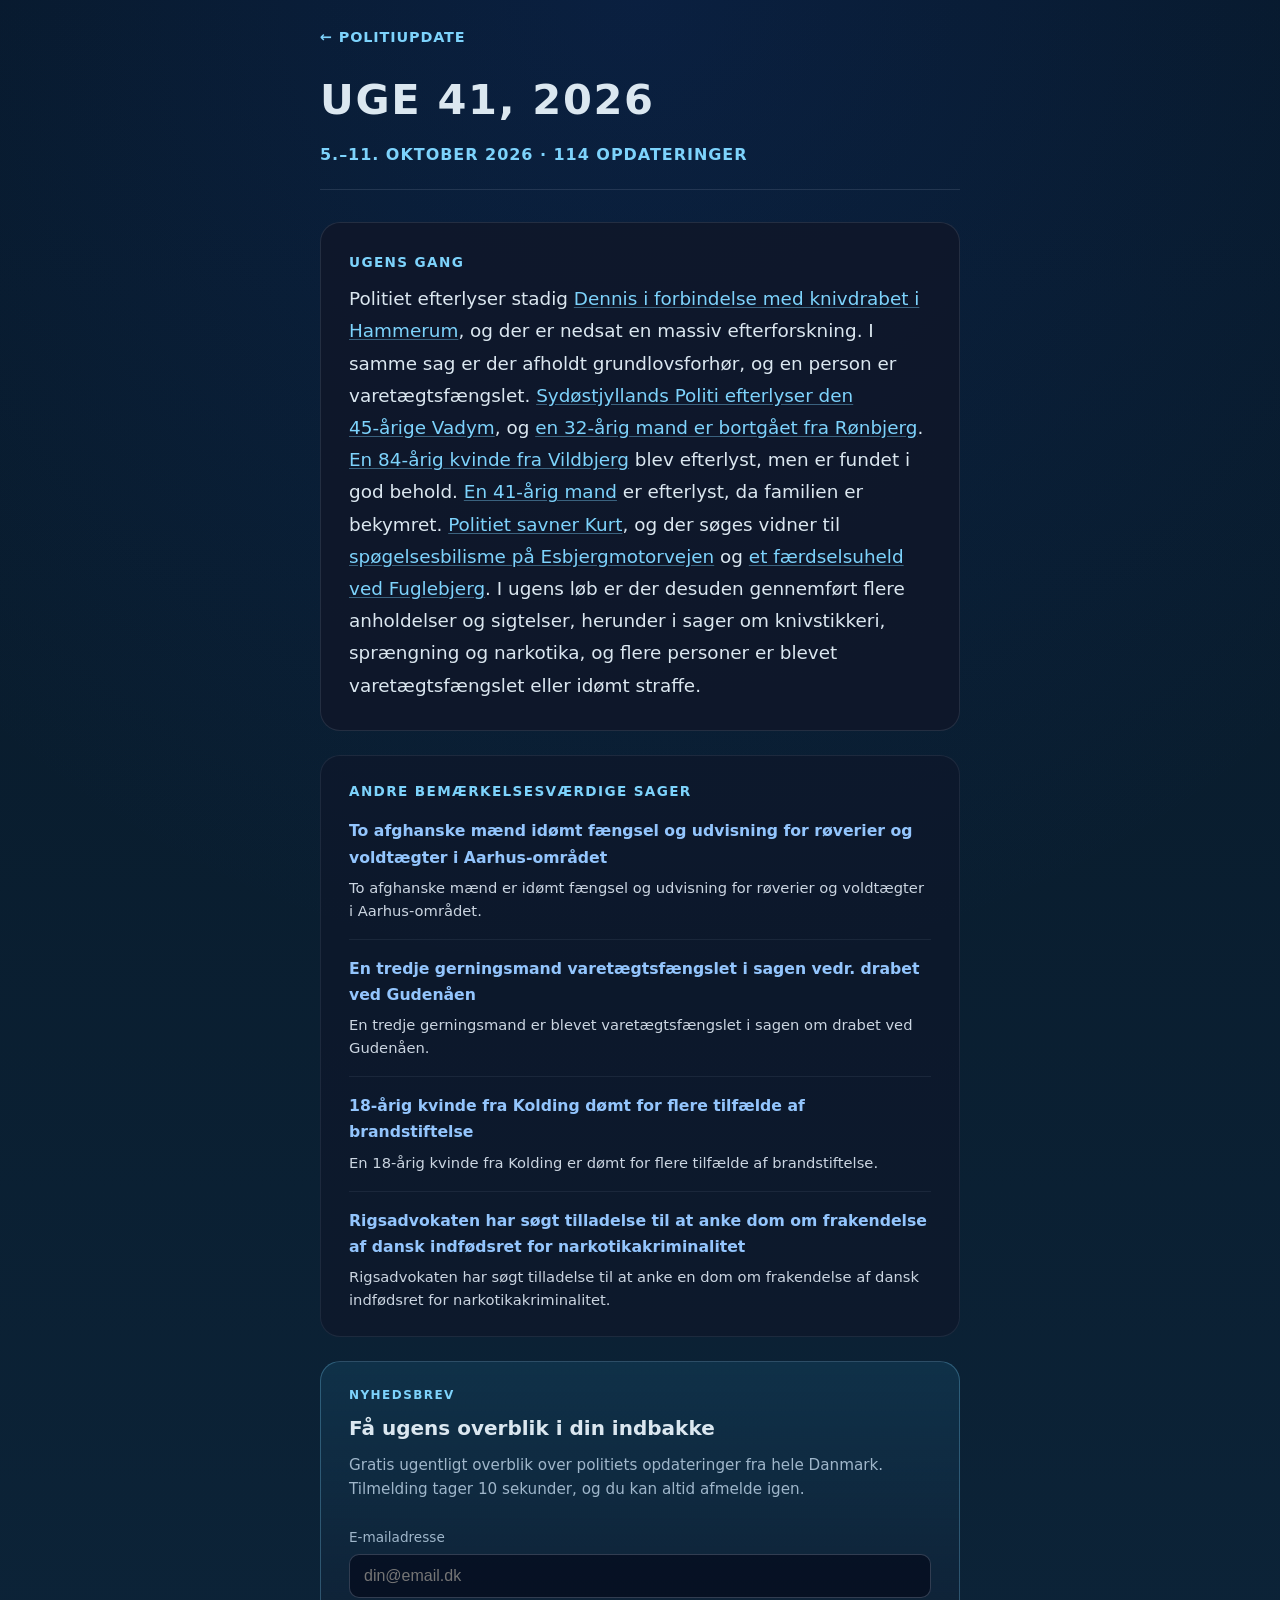
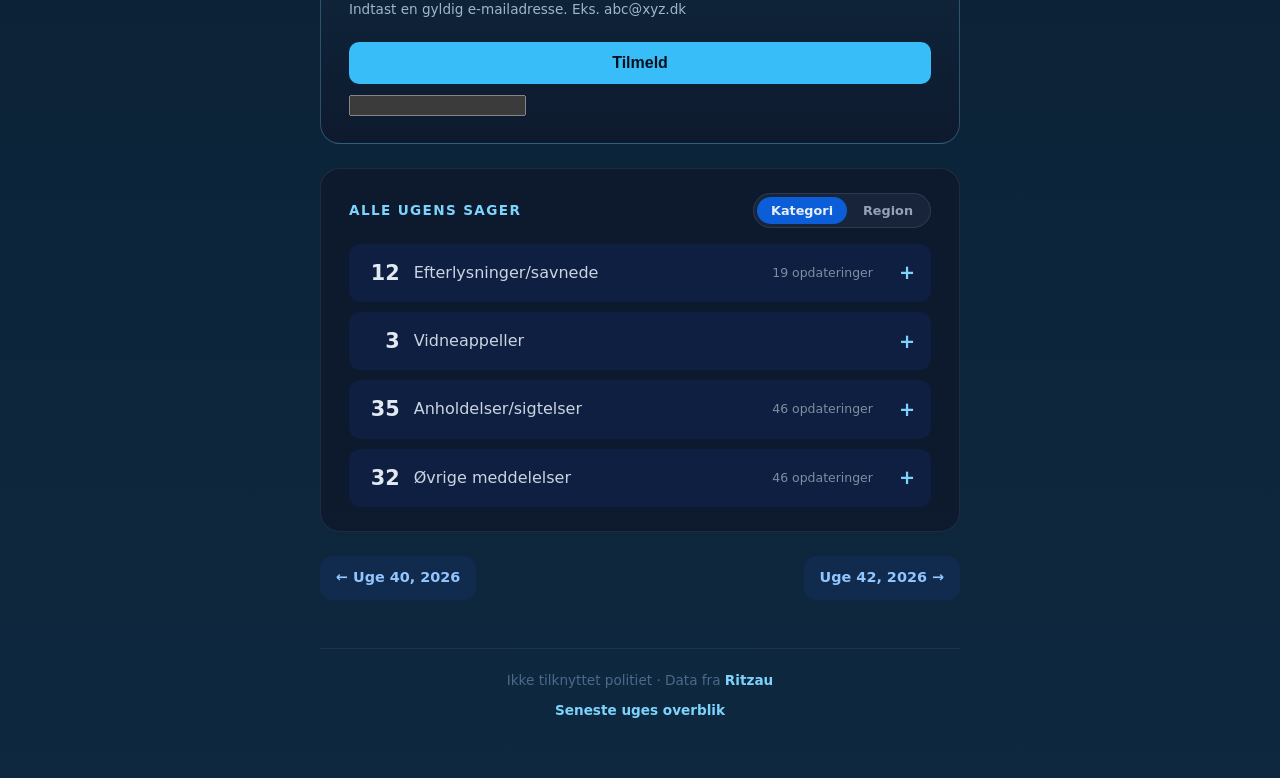
<file: website/uge/2026/41/index.html>
<!DOCTYPE html>
        <html lang="da">
        <head>
          <meta charset="UTF-8">
          <meta name="viewport" content="width=device-width, initial-scale=1.0">
          <title>Uge 41, 2026 — PolitiUpdate</title>
          <meta name="description" content="Ugens overblik over politiets opdateringer: 5.–11. oktober 2026 · 114 opdateringer — efterlysninger, anholdelser og øvrige sager fra hele Danmark.">
          <link rel="canonical" href="https://politiupdates.dk/uge/2026/41/">
          <meta property="og:type" content="article">
          <meta property="og:site_name" content="PolitiUpdate">
          <meta property="og:locale" content="da_DK">
          <meta property="og:title" content="Uge 41, 2026 — PolitiUpdate">
          <meta property="og:description" content="Ugens overblik over politiets opdateringer: 114 meddelelser fra hele Danmark.">
          <meta property="og:url" content="https://politiupdates.dk/uge/2026/41/">
          <meta property="og:image" content="https://politiupdates.dk/og-image.png">
          <meta property="og:image:width" content="1200">
          <meta property="og:image:height" content="630">
          <meta property="og:image:alt" content="PolitiUpdate — uge 41, 2026">
          <meta name="twitter:card" content="summary_large_image">
          <meta name="twitter:title" content="Uge 41, 2026 — PolitiUpdate">
          <meta name="twitter:description" content="Ugens overblik over politiets opdateringer: 114 meddelelser fra hele Danmark.">
          <meta name="twitter:image" content="https://politiupdates.dk/og-image.png">
          <link rel="icon" href="../../../favicon.svg" type="image/svg+xml">
          <link rel="stylesheet" href="../../../styles.css">
          <link rel="stylesheet" href="../../digest.css">
          <link rel="stylesheet" href="https://sibforms.com/forms/end-form/build/sib-styles.css">
        </head>
        <body>
          <div class="digest-shell">
            <header class="digest-header">
              <a class="back-link" href="../../../">PolitiUpdate</a>
              <h1>Uge 41, 2026</h1>
              <p class="digest-meta">5.–11. oktober 2026 · 114 opdateringer</p>
            </header>

            <main class="digest-main">
              <article class="digest-narrative">
                <h2>Ugens gang</h2>
                <p>Politiet efterlyser stadig <a href="https://x.com/PolitiUpdate/status/2107450960352309481" target="_blank" rel="noopener">Dennis i forbindelse med knivdrabet i Hammerum</a>, og der er nedsat en massiv efterforskning. I samme sag er der afholdt grundlovsforhør, og en person er varetægtsfængslet. <a href="https://x.com/PolitiUpdate/status/2107833195911856525" target="_blank" rel="noopener">Sydøstjyllands Politi efterlyser den 45-årige Vadym</a>, og <a href="https://x.com/PolitiUpdate/status/2108217313313083649" target="_blank" rel="noopener">en 32-årig mand er bortgået fra Rønbjerg</a>. <a href="https://x.com/PolitiUpdate/status/2108671094798614740" target="_blank" rel="noopener">En 84-årig kvinde fra Vildbjerg</a> blev efterlyst, men er fundet i god behold. <a href="https://x.com/PolitiUpdate/status/2108992251204657304" target="_blank" rel="noopener">En 41-årig mand</a> er efterlyst, da familien er bekymret. <a href="https://x.com/PolitiUpdate/status/2108148029698220297" target="_blank" rel="noopener">Politiet savner Kurt</a>, og der søges vidner til <a href="https://x.com/PolitiUpdate/status/2108582447780860156" target="_blank" rel="noopener">spøgelsesbilisme på Esbjergmotorvejen</a> og <a href="https://x.com/PolitiUpdate/status/2109043408287515109" target="_blank" rel="noopener">et færdselsuheld ved Fuglebjerg</a>. I ugens løb er der desuden gennemført flere anholdelser og sigtelser, herunder i sager om knivstikkeri, sprængning og narkotika, og flere personer er blevet varetægtsfængslet eller idømt straffe.</p>
              </article>

              <section class="digest-notable">
                <h2>Andre bemærkelsesværdige sager</h2>
                <ul class="notable-list">
                  <li><a href="https://x.com/PolitiUpdate/status/2107757052563194330" target="_blank" rel="noopener">To afghanske mænd idømt fængsel og udvisning for røverier og voldtægter i Aarhus-området</a><p>To afghanske mænd er idømt fængsel og udvisning for røverier og voldtægter i Aarhus-området.</p></li>
<li><a href="https://x.com/PolitiUpdate/status/2108524551722487833" target="_blank" rel="noopener">En tredje gerningsmand varetægtsfængslet i sagen vedr. drabet ved Gudenåen</a><p>En tredje gerningsmand er blevet varetægtsfængslet i sagen om drabet ved Gudenåen.</p></li>
<li><a href="https://x.com/PolitiUpdate/status/2107788733785534735" target="_blank" rel="noopener">18-årig kvinde fra Kolding dømt for flere tilfælde af brandstiftelse</a><p>En 18-årig kvinde fra Kolding er dømt for flere tilfælde af brandstiftelse.</p></li>
<li><a href="https://x.com/PolitiUpdate/status/2108152708591219163" target="_blank" rel="noopener">Rigsadvokaten har søgt tilladelse til at anke dom om frakendelse af dansk indfødsret for narkotikakriminalitet</a><p>Rigsadvokaten har søgt tilladelse til at anke en dom om frakendelse af dansk indfødsret for narkotikakriminalitet.</p></li>
                </ul>
              </section>
              <section class="digest-signup">
                <p class="eyebrow">Nyhedsbrev</p>
                <h2>F&aring; ugens overblik i din indbakke</h2>
                <p class="digest-signup-copy">Gratis ugentligt overblik over politiets opdateringer fra hele Danmark. Tilmelding tager 10 sekunder, og du kan altid afmelde igen.</p>
              <div class="sib-form">
                <div id="sib-form-container" class="sib-form-container">
                  <div id="error-message" class="sib-form-message-panel" style="font-family:Helvetica, sans-serif; font-size:16px; text-align:left; color:#661d1d; background-color:#ffeded; border-color:#ff4949; border-radius:8px;">
                    <div class="sib-form-message-panel__text sib-form-message-panel__text--center">
                      <span class="sib-form-message-panel__inner-text">Din tilmelding kunne ikke gemmes. Prøv igen.</span>
                    </div>
                  </div>
                  <div id="success-message" class="sib-form-message-panel" style="font-family:Helvetica, sans-serif; font-size:16px; text-align:left; color:#085229; background-color:#e7faf0; border-color:#13ce66; border-radius:8px;">
                    <div class="sib-form-message-panel__text sib-form-message-panel__text--center">
                      <span class="sib-form-message-panel__inner-text">Din tilmelding er gennemført.</span>
                    </div>
                  </div>
                  <div id="sib-container" class="sib-container--large sib-container--vertical" style="direction:ltr">
                    <form id="sib-form" method="POST" action="https://2e5ae89a.sibforms.com/serve/[base64]" data-type="subscription">
                      <div style="padding: 8px 0;">
                        <div class="sib-input sib-form-block">
                          <div class="form__entry entry_block">
                            <div class="form__label-row">
                              <label class="entry__label" for="EMAIL" data-required="*">E-mailadresse</label>
                              <div class="entry__field">
                                <input class="input" type="text" id="EMAIL" name="EMAIL" autocomplete="off" value="" placeholder="din@email.dk" data-required="true" required />
                              </div>
                            </div>
                            <label class="entry__error entry__error--primary"></label>
                            <label class="entry__specification">Indtast en gyldig e-mailadresse. Eks. abc@xyz.dk</label>
                          </div>
                        </div>
                      </div>
                      <div style="padding: 8px 0;">
                        <div class="sib-form-block" style="text-align: left">
                          <button class="sib-form-block__button sib-form-block__button-with-loader" form="sib-form" type="submit">Tilmeld</button>
                        </div>
                      </div>
                      <input type="text" name="email_address_check" value="" class="input--hidden">
                      <input type="hidden" name="locale" value="en">
                    </form>
                  </div>
                </div>
              </div>
              </section>
              <section class="digest-breakdown" id="stats-section">
                <div class="stats-header">
                  <h2>Alle ugens sager</h2>
                  <div class="sort-toggle" role="group" aria-label="Sortér efter">
                    <button type="button" class="sort-btn active" data-sort="category">Kategori</button>
                    <button type="button" class="sort-btn" data-sort="region">Region</button>
                  </div>
                </div>
                <p class="breakdown-note"></p>
                <div class="cat-list" data-panel="category">
                  <details class="cat-item">
  <summary><span class="cat-count">12</span><span class="cat-label">Efterlysninger/savnede</span><span class="cat-meta">19 opdateringer</span></summary>
  <ul class="cat-item-list">
    <li><a class="case-row" href="https://x.com/PolitiUpdate/status/2107453288509792412" target="_blank" rel="noopener"><span class="case-row-title">Efterlysning efter knivdrab i Hammerum: Har du set Dennis?</span><span class="row-meta">3 opdateringer</span><span class="row-arrow" aria-hidden="true">→</span></a></li>
<li><a class="case-row" href="https://x.com/PolitiUpdate/status/2107728435506512309" target="_blank" rel="noopener"><span class="case-row-title">Aflysning af efterlysning</span><span class="row-meta">3 opdateringer</span><span class="row-arrow" aria-hidden="true">→</span></a></li>
<li><a class="case-row" href="https://x.com/PolitiUpdate/status/2107729214002934216" target="_blank" rel="noopener"><span class="case-row-title">Eftersøgning, Viborg</span><span class="row-meta">2 opdateringer</span><span class="row-arrow" aria-hidden="true">→</span></a></li>
<li><a class="case-row" href="https://x.com/PolitiUpdate/status/2107881785292210218" target="_blank" rel="noopener"><span class="case-row-title">Sydøstjyllands Politi efterlyser 45 årige Vadym</span><span class="row-meta">2 opdateringer</span><span class="row-arrow" aria-hidden="true">→</span></a></li>
<li><a class="case-row" href="https://x.com/PolitiUpdate/status/2108217313313083649" target="_blank" rel="noopener"><span class="case-row-title">Efterlysning 32 årig mand bortgået fra Rønbjerg</span><span class="row-arrow" aria-hidden="true">→</span></a></li>
<li><a class="case-row" href="https://x.com/PolitiUpdate/status/2108287419045032214" target="_blank" rel="noopener"><span class="case-row-title">Sydøstjyllands Politi efterlyser 45 årig</span><span class="row-arrow" aria-hidden="true">→</span></a></li>
<li><a class="case-row" href="https://x.com/PolitiUpdate/status/2108442948803375213" target="_blank" rel="noopener"><span class="case-row-title">Aflysning af efterlysning: Efterlysning af formodet gerningsmand til knivstikkeri i Herning</span><span class="row-arrow" aria-hidden="true">→</span></a></li>
<li><a class="case-row" href="https://x.com/PolitiUpdate/status/2108622798570819722" target="_blank" rel="noopener"><span class="case-row-title">Efterlysning af savnet i Esbjerg</span><span class="row-meta">2 opdateringer</span><span class="row-arrow" aria-hidden="true">→</span></a></li>
<li><a class="case-row" href="https://x.com/PolitiUpdate/status/2108671094798614740" target="_blank" rel="noopener"><span class="case-row-title">Efterlysning af 84 årige kvinde fra</span><span class="row-arrow" aria-hidden="true">→</span></a></li>
<li><a class="case-row" href="https://x.com/PolitiUpdate/status/2108693483871711696" target="_blank" rel="noopener"><span class="case-row-title">84 årige kvinde i Vildbjerg fundet ( Aflyst )</span><span class="row-arrow" aria-hidden="true">→</span></a></li>
<li><a class="case-row" href="https://x.com/PolitiUpdate/status/2108992251204657304" target="_blank" rel="noopener"><span class="case-row-title">Efterlysning af 41 årig mand - familien er bekymret</span><span class="row-arrow" aria-hidden="true">→</span></a></li>
<li><a class="case-row" href="https://x.com/PolitiUpdate/status/2109175442745982976" target="_blank" rel="noopener"><span class="case-row-title">*AFLYST* Efterlysning af 41 årig mand.</span><span class="row-arrow" aria-hidden="true">→</span></a></li>
  </ul>
</details>
<details class="cat-item">
  <summary><span class="cat-count">3</span><span class="cat-label">Vidneappeller</span></summary>
  <ul class="cat-item-list">
    <li><a class="case-row" href="https://x.com/PolitiUpdate/status/2108148029698220297" target="_blank" rel="noopener"><span class="case-row-title">Vi savner Kurt</span><span class="row-arrow" aria-hidden="true">→</span></a></li>
<li><a class="case-row" href="https://x.com/PolitiUpdate/status/2108582447780860156" target="_blank" rel="noopener"><span class="case-row-title">Efterlyser vidner til spøgelsesbilisme på Esbjerg motorvejer</span><span class="row-arrow" aria-hidden="true">→</span></a></li>
<li><a class="case-row" href="https://x.com/PolitiUpdate/status/2109043408287515109" target="_blank" rel="noopener"><span class="case-row-title">Vidner søges til færdselsuheld ved Fuglebjerg</span><span class="row-arrow" aria-hidden="true">→</span></a></li>
  </ul>
</details>
<details class="cat-item">
  <summary><span class="cat-count">35</span><span class="cat-label">Anholdelser/sigtelser</span><span class="cat-meta">46 opdateringer</span></summary>
  <ul class="cat-item-list">
    <li><a class="case-row" href="https://x.com/PolitiUpdate/status/2107312517525741827" target="_blank" rel="noopener"><span class="case-row-title">Politiet efterforsker knivdrab i Hammerum</span><span class="row-arrow" aria-hidden="true">→</span></a></li>
<li><a class="case-row" href="https://x.com/PolitiUpdate/status/2107361320278573265" target="_blank" rel="noopener"><span class="case-row-title">Grundlovsforhør ved Retten i Aarhus kl. 10.00</span><span class="row-arrow" aria-hidden="true">→</span></a></li>
<li><a class="case-row" href="https://x.com/PolitiUpdate/status/2107446571159969835" target="_blank" rel="noopener"><span class="case-row-title">Grundlovsforhør ved Retten i Aarhus kl. 11.30</span><span class="row-meta">2 opdateringer</span><span class="row-arrow" aria-hidden="true">→</span></a></li>
<li><a class="case-row" href="https://x.com/PolitiUpdate/status/2107374933223555098" target="_blank" rel="noopener"><span class="case-row-title">Kvinde varetægtsfængslet for fortsættelig brandstiftelse</span><span class="row-arrow" aria-hidden="true">→</span></a></li>
<li><a class="case-row" href="https://x.com/PolitiUpdate/status/2107422440188240137" target="_blank" rel="noopener"><span class="case-row-title">Grundlovsforhør ved Retten i Kolding kl. 12.00</span><span class="row-meta">2 opdateringer</span><span class="row-arrow" aria-hidden="true">→</span></a></li>
<li><a class="case-row" href="https://x.com/PolitiUpdate/status/2107379315054870822" target="_blank" rel="noopener"><span class="case-row-title">121 cyklister sigtet</span><span class="row-arrow" aria-hidden="true">→</span></a></li>
<li><a class="case-row" href="https://x.com/PolitiUpdate/status/2107736169274630385" target="_blank" rel="noopener"><span class="case-row-title">33-årig mand idømt fængsel og udvisning i sag fra Vamdrup</span><span class="row-meta">3 opdateringer</span><span class="row-arrow" aria-hidden="true">→</span></a></li>
<li><a class="case-row" href="https://x.com/PolitiUpdate/status/2107676908674798038" target="_blank" rel="noopener"><span class="case-row-title">Spøgelsesbilist på E45</span><span class="row-arrow" aria-hidden="true">→</span></a></li>
<li><a class="case-row" href="https://x.com/PolitiUpdate/status/2107754195248095616" target="_blank" rel="noopener"><span class="case-row-title">Grundlovsforhør ved Retten i Randers kl. 9.00</span><span class="row-meta">2 opdateringer</span><span class="row-arrow" aria-hidden="true">→</span></a></li>
<li><a class="case-row" href="https://x.com/PolitiUpdate/status/2107755497025884251" target="_blank" rel="noopener"><span class="case-row-title">23-årig fremstilles for drabsforsøg</span><span class="row-arrow" aria-hidden="true">→</span></a></li>
<li><a class="case-row" href="https://x.com/PolitiUpdate/status/2107757052563194330" target="_blank" rel="noopener"><span class="case-row-title">To afghanske mænd idømt fængsel og udvisning for røverier og voldtægter i Aarhus-området</span><span class="row-arrow" aria-hidden="true">→</span></a></li>
<li><a class="case-row" href="https://x.com/PolitiUpdate/status/2107770480413601934" target="_blank" rel="noopener"><span class="case-row-title">Anholdelse i sag om sprængning</span><span class="row-arrow" aria-hidden="true">→</span></a></li>
<li><a class="case-row" href="https://x.com/PolitiUpdate/status/2107838594249593302" target="_blank" rel="noopener"><span class="case-row-title">Varetægtsfængsel for knivoverfald</span><span class="row-arrow" aria-hidden="true">→</span></a></li>
<li><a class="case-row" href="https://x.com/PolitiUpdate/status/2108099948873224681" target="_blank" rel="noopener"><span class="case-row-title">23-årig fængslet i sag om drabsforsøg</span><span class="row-arrow" aria-hidden="true">→</span></a></li>
<li><a class="case-row" href="https://x.com/PolitiUpdate/status/2108101758518284411" target="_blank" rel="noopener"><span class="case-row-title">18-årig fænglset i sag om sprængning</span><span class="row-arrow" aria-hidden="true">→</span></a></li>
<li><a class="case-row" href="https://x.com/PolitiUpdate/status/2108104329106473433" target="_blank" rel="noopener"><span class="case-row-title">Grundlovsforhør ved Retten i Holstebro</span><span class="row-arrow" aria-hidden="true">→</span></a></li>
<li><a class="case-row" href="https://x.com/PolitiUpdate/status/2108120543870534095" target="_blank" rel="noopener"><span class="case-row-title">Mand fremstilles for bl.a. brandstiftelse og besiddelse af kniv</span><span class="row-arrow" aria-hidden="true">→</span></a></li>
<li><a class="case-row" href="https://x.com/PolitiUpdate/status/2108125682241012073" target="_blank" rel="noopener"><span class="case-row-title">23-årig mand fra Fredericia idømt fire år og seks måneders fængsel</span><span class="row-arrow" aria-hidden="true">→</span></a></li>
<li><a class="case-row" href="https://x.com/PolitiUpdate/status/2108149334248395082" target="_blank" rel="noopener"><span class="case-row-title">16-årig dømt for vold mod dreng i ungdomsklub</span><span class="row-arrow" aria-hidden="true">→</span></a></li>
<li><a class="case-row" href="https://x.com/PolitiUpdate/status/2108151139137204268" target="_blank" rel="noopener"><span class="case-row-title">Motorcyklist fik bøde for at larme for meget</span><span class="row-arrow" aria-hidden="true">→</span></a></li>
<li><a class="case-row" href="https://x.com/PolitiUpdate/status/2108176621459108208" target="_blank" rel="noopener"><span class="case-row-title">Mand idømt straksdom for indbrud på skole</span><span class="row-arrow" aria-hidden="true">→</span></a></li>
<li><a class="case-row" href="https://x.com/PolitiUpdate/status/2108177408503472636" target="_blank" rel="noopener"><span class="case-row-title">Fire personer sigtet</span><span class="row-arrow" aria-hidden="true">→</span></a></li>
<li><a class="case-row" href="https://x.com/PolitiUpdate/status/2108183836253372510" target="_blank" rel="noopener"><span class="case-row-title">Seks måneders fængsel for chikane mod kommunale medarbejdere</span><span class="row-arrow" aria-hidden="true">→</span></a></li>
<li><a class="case-row" href="https://x.com/PolitiUpdate/status/2108185663900410202" target="_blank" rel="noopener"><span class="case-row-title">Idømt fængsel for lang række forbrydelser mod ekskæreste</span><span class="row-arrow" aria-hidden="true">→</span></a></li>
<li><a class="case-row" href="https://x.com/PolitiUpdate/status/2108189784149721345" target="_blank" rel="noopener"><span class="case-row-title">32 cyklister sigtet for at køre i fodgængerfelt</span><span class="row-arrow" aria-hidden="true">→</span></a></li>
<li><a class="case-row" href="https://x.com/PolitiUpdate/status/2108545915409900011" target="_blank" rel="noopener"><span class="case-row-title">To anholdt efter knivstikkeri i Holbæk</span><span class="row-meta">3 opdateringer</span><span class="row-arrow" aria-hidden="true">→</span></a></li>
<li><a class="case-row" href="https://x.com/PolitiUpdate/status/2108558547747545328" target="_blank" rel="noopener"><span class="case-row-title">Grundlovsforhør om frihedsberøvelse kl 12</span><span class="row-meta">2 opdateringer</span><span class="row-arrow" aria-hidden="true">→</span></a></li>
<li><a class="case-row" href="https://x.com/PolitiUpdate/status/2108513497483219081" target="_blank" rel="noopener"><span class="case-row-title">20-årig mand varetægtsfængslet i sag om knivstikkeri</span><span class="row-arrow" aria-hidden="true">→</span></a></li>
<li><a class="case-row" href="https://x.com/PolitiUpdate/status/2108526870795080180" target="_blank" rel="noopener"><span class="case-row-title">En tredje gerningsmand varetægtsfængslet i sagen vedr. drabet ved Gudenåen</span><span class="row-meta">2 opdateringer</span><span class="row-arrow" aria-hidden="true">→</span></a></li>
<li><a class="case-row" href="https://x.com/PolitiUpdate/status/2108528693777985559" target="_blank" rel="noopener"><span class="case-row-title">Fire personer varetægtsfængslet i narkosag</span><span class="row-meta">2 opdateringer</span><span class="row-arrow" aria-hidden="true">→</span></a></li>
<li><a class="case-row" href="https://x.com/PolitiUpdate/status/2108546981023129825" target="_blank" rel="noopener"><span class="case-row-title">En 36-årig udenlandsk kvinde idømt 8 måneders fængsel for produktion af marihuana</span><span class="row-meta">2 opdateringer</span><span class="row-arrow" aria-hidden="true">→</span></a></li>
<li><a class="case-row" href="https://x.com/PolitiUpdate/status/2108616882651857332" target="_blank" rel="noopener"><span class="case-row-title">Efterlyser vidner til spøgelsesbilisme på Esbjerg motorvejer</span><span class="row-arrow" aria-hidden="true">→</span></a></li>
<li><a class="case-row" href="https://x.com/PolitiUpdate/status/2108846527544516955" target="_blank" rel="noopener"><span class="case-row-title">Fremstilling i sag om knivstikkeri fra april 2025</span><span class="row-arrow" aria-hidden="true">→</span></a></li>
<li><a class="case-row" href="https://x.com/PolitiUpdate/status/2108854237509960052" target="_blank" rel="noopener"><span class="case-row-title">En fjerde gerningsmand er varetægtsfængslet i sagen vedr. drabet ved Gudenåen</span><span class="row-arrow" aria-hidden="true">→</span></a></li>
<li><a class="case-row" href="https://x.com/PolitiUpdate/status/2108912104162078807" target="_blank" rel="noopener"><span class="case-row-title">Tre mænd varetægtsfængslet efter voldeligt overfald</span><span class="row-arrow" aria-hidden="true">→</span></a></li>
  </ul>
</details>
<details class="cat-item">
  <summary><span class="cat-count">32</span><span class="cat-label">Øvrige meddelelser</span><span class="cat-meta">46 opdateringer</span></summary>
  <ul class="cat-item-list">
    <li><a class="case-row" href="https://x.com/PolitiUpdate/status/2107322692575928342" target="_blank" rel="noopener"><span class="case-row-title">Politiet efterforsker knivdrab i Hammerum</span><span class="row-meta">2 opdateringer</span><span class="row-arrow" aria-hidden="true">→</span></a></li>
<li><a class="case-row" href="https://x.com/PolitiUpdate/status/2107360784221438321" target="_blank" rel="noopener"><span class="case-row-title">Folketingets åbning</span><span class="row-arrow" aria-hidden="true">→</span></a></li>
<li><a class="case-row" href="https://x.com/PolitiUpdate/status/2107387014110998960" target="_blank" rel="noopener"><span class="case-row-title">Øvelse i Roskilde Lufthavn</span><span class="row-arrow" aria-hidden="true">→</span></a></li>
<li><a class="case-row" href="https://x.com/PolitiUpdate/status/2107399087721206156" target="_blank" rel="noopener"><span class="case-row-title">Mistænkt for blufærdighedskrænkelse identificeret</span><span class="row-arrow" aria-hidden="true">→</span></a></li>
<li><a class="case-row" href="https://x.com/PolitiUpdate/status/2107519015832944838" target="_blank" rel="noopener"><span class="case-row-title">Gylletransport væltet på Ølufvad Hovedvej, 6715 Esbjerg N</span><span class="row-meta">2 opdateringer</span><span class="row-arrow" aria-hidden="true">→</span></a></li>
<li><a class="case-row" href="https://x.com/PolitiUpdate/status/2107441941919175041" target="_blank" rel="noopener"><span class="case-row-title">Melding om brand lukker vej</span><span class="row-meta">3 opdateringer</span><span class="row-arrow" aria-hidden="true">→</span></a></li>
<li><a class="case-row" href="https://x.com/PolitiUpdate/status/2107447605831893184" target="_blank" rel="noopener"><span class="case-row-title">Grundlovsforhør ved Retten i Aarhus kl. 10.00</span><span class="row-arrow" aria-hidden="true">→</span></a></li>
<li><a class="case-row" href="https://x.com/PolitiUpdate/status/2107455364572835843" target="_blank" rel="noopener"><span class="case-row-title">Vi leder efter Orestas</span><span class="row-arrow" aria-hidden="true">→</span></a></li>
<li><a class="case-row" href="https://x.com/PolitiUpdate/status/2107700933992104244" target="_blank" rel="noopener"><span class="case-row-title">Faglig konflikt</span><span class="row-arrow" aria-hidden="true">→</span></a></li>
<li><a class="case-row" href="https://x.com/PolitiUpdate/status/2107737490904003053" target="_blank" rel="noopener"><span class="case-row-title">Fire unge kørte galt i høj fart - fører dømt for fareforvoldelse</span><span class="row-meta">2 opdateringer</span><span class="row-arrow" aria-hidden="true">→</span></a></li>
<li><a class="case-row" href="https://x.com/PolitiUpdate/status/2107750075653058909" target="_blank" rel="noopener"><span class="case-row-title">OPDATERET: Vi leder efter Orestas</span><span class="row-arrow" aria-hidden="true">→</span></a></li>
<li><a class="case-row" href="https://x.com/PolitiUpdate/status/2107758600928264647" target="_blank" rel="noopener"><span class="case-row-title">Færdselsuheld på Motorring 3</span><span class="row-arrow" aria-hidden="true">→</span></a></li>
<li><a class="case-row" href="https://x.com/PolitiUpdate/status/2107830875689996318" target="_blank" rel="noopener"><span class="case-row-title">Grundlovsforhør kl. 13.30 i drabssag fra Hammerum</span><span class="row-meta">2 opdateringer</span><span class="row-arrow" aria-hidden="true">→</span></a></li>
<li><a class="case-row" href="https://x.com/PolitiUpdate/status/2107764532424954019" target="_blank" rel="noopener"><span class="case-row-title">Dom for at have udstedt ca. 20 attester om fritagelse for COVID-19 test.</span><span class="row-arrow" aria-hidden="true">→</span></a></li>
<li><a class="case-row" href="https://x.com/PolitiUpdate/status/2107769180401643916" target="_blank" rel="noopener"><span class="case-row-title">Midlertidigt militært område på havnen i Aarhus</span><span class="row-meta">2 opdateringer</span><span class="row-arrow" aria-hidden="true">→</span></a></li>
<li><a class="case-row" href="https://x.com/PolitiUpdate/status/2107770742075187276" target="_blank" rel="noopener"><span class="case-row-title">Anholdelse i sag om sprængning</span><span class="row-arrow" aria-hidden="true">→</span></a></li>
<li><a class="case-row" href="https://x.com/PolitiUpdate/status/2107788733785534735" target="_blank" rel="noopener"><span class="case-row-title">18-årig kvinde fra Kolding dømt for flere tilfælde af brandstiftelse</span><span class="row-arrow" aria-hidden="true">→</span></a></li>
<li><a class="case-row" href="https://x.com/PolitiUpdate/status/2107829068540645487" target="_blank" rel="noopener"><span class="case-row-title">Vi er massivt tilstede i det centrale Odense på grund af en overfaldsalarm</span><span class="row-meta">3 opdateringer</span><span class="row-arrow" aria-hidden="true">→</span></a></li>
<li><a class="case-row" href="https://x.com/PolitiUpdate/status/2108203928894734739" target="_blank" rel="noopener"><span class="case-row-title">Sydøstjyllands Politi efterlyser 45 årige Vadym</span><span class="row-meta">3 opdateringer</span><span class="row-arrow" aria-hidden="true">→</span></a></li>
<li><a class="case-row" href="https://x.com/PolitiUpdate/status/2108107947326963916" target="_blank" rel="noopener"><span class="case-row-title">Lastbil tabte gods som ramte bil - chaufføren dømt</span><span class="row-arrow" aria-hidden="true">→</span></a></li>
<li><a class="case-row" href="https://x.com/PolitiUpdate/status/2108131590476099797" target="_blank" rel="noopener"><span class="case-row-title">Lukning for naturgas i Ørbæk.</span><span class="row-arrow" aria-hidden="true">→</span></a></li>
<li><a class="case-row" href="https://x.com/PolitiUpdate/status/2108151407459307929" target="_blank" rel="noopener"><span class="case-row-title">Motorcyklist fik bøde for at larme for meget</span><span class="row-arrow" aria-hidden="true">→</span></a></li>
<li><a class="case-row" href="https://x.com/PolitiUpdate/status/2108152708591219163" target="_blank" rel="noopener"><span class="case-row-title">Rigsadvokaten har søgt tilladelse til at anke dom om frakendelse af dansk indfødsret for narkotikakriminalitet</span><span class="row-arrow" aria-hidden="true">→</span></a></li>
<li><a class="case-row" href="https://x.com/PolitiUpdate/status/2108169164162728115" target="_blank" rel="noopener"><span class="case-row-title">19-årig mand fra Fredericia idømt tillægstraf på to år</span><span class="row-arrow" aria-hidden="true">→</span></a></li>
<li><a class="case-row" href="https://x.com/PolitiUpdate/status/2108184115220791380" target="_blank" rel="noopener"><span class="case-row-title">Idømt fængsel for lang række forbrydelser mod ekskæreste</span><span class="row-arrow" aria-hidden="true">→</span></a></li>
<li><a class="case-row" href="https://x.com/PolitiUpdate/status/2108225151204806853" target="_blank" rel="noopener"><span class="case-row-title">Aflysning. 32 årig fundet i god behold</span><span class="row-arrow" aria-hidden="true">→</span></a></li>
<li><a class="case-row" href="https://x.com/PolitiUpdate/status/2108271490705842635" target="_blank" rel="noopener"><span class="case-row-title">Fund af død person</span><span class="row-arrow" aria-hidden="true">→</span></a></li>
<li><a class="case-row" href="https://x.com/PolitiUpdate/status/2108421751931895944" target="_blank" rel="noopener"><span class="case-row-title">Sprængning af dør i Greve</span><span class="row-arrow" aria-hidden="true">→</span></a></li>
<li><a class="case-row" href="https://x.com/PolitiUpdate/status/2108596841252352124" target="_blank" rel="noopener"><span class="case-row-title">Politi Update kommer til Grønland</span><span class="row-arrow" aria-hidden="true">→</span></a></li>
<li><a class="case-row" href="https://x.com/PolitiUpdate/status/2108949615886405887" target="_blank" rel="noopener"><span class="case-row-title">Demonstrationsoptog påvirker trafikken i København.</span><span class="row-meta">2 opdateringer</span><span class="row-arrow" aria-hidden="true">→</span></a></li>
<li><a class="case-row" href="https://x.com/PolitiUpdate/status/2109088872101785688" target="_blank" rel="noopener"><span class="case-row-title">Brand i Vejle</span><span class="row-meta">2 opdateringer</span><span class="row-arrow" aria-hidden="true">→</span></a></li>
<li><a class="case-row" href="https://x.com/PolitiUpdate/status/2109020283642544243" target="_blank" rel="noopener"><span class="case-row-title">Person på sporene</span><span class="row-meta">2 opdateringer</span><span class="row-arrow" aria-hidden="true">→</span></a></li>
  </ul>
</details>
                </div>
                <div class="cat-list" data-panel="region" hidden>
                  <details class="cat-item">
  <summary><span class="cat-count">2</span><span class="cat-label">Fyn</span><span class="cat-meta">4 opdateringer</span></summary>
  <ul class="cat-item-list">
    <li><a class="case-row" href="https://x.com/PolitiUpdate/status/2107829068540645487" target="_blank" rel="noopener"><span class="case-row-title">Vi er massivt tilstede i det centrale Odense på grund af en overfaldsalarm</span><span class="row-meta">3 opdateringer</span><span class="row-arrow" aria-hidden="true">→</span></a></li>
<li><a class="case-row" href="https://x.com/PolitiUpdate/status/2108131590476099797" target="_blank" rel="noopener"><span class="case-row-title">Lukning for naturgas i Ørbæk.</span><span class="row-arrow" aria-hidden="true">→</span></a></li>
  </ul>
</details>
<details class="cat-item">
  <summary><span class="cat-count">1</span><span class="cat-label">Grønlands</span></summary>
  <ul class="cat-item-list">
    <li><a class="case-row" href="https://x.com/PolitiUpdate/status/2108596841252352124" target="_blank" rel="noopener"><span class="case-row-title">Politi Update kommer til Grønland</span><span class="row-arrow" aria-hidden="true">→</span></a></li>
  </ul>
</details>
<details class="cat-item">
  <summary><span class="cat-count">3</span><span class="cat-label">Kbh Vestegn</span></summary>
  <ul class="cat-item-list">
    <li><a class="case-row" href="https://x.com/PolitiUpdate/status/2108183836253372510" target="_blank" rel="noopener"><span class="case-row-title">Seks måneders fængsel for chikane mod kommunale medarbejdere</span><span class="row-arrow" aria-hidden="true">→</span></a></li>
<li><a class="case-row" href="https://x.com/PolitiUpdate/status/2108846527544516955" target="_blank" rel="noopener"><span class="case-row-title">Fremstilling i sag om knivstikkeri fra april 2025</span><span class="row-arrow" aria-hidden="true">→</span></a></li>
<li><a class="case-row" href="https://x.com/PolitiUpdate/status/2107758600928264647" target="_blank" rel="noopener"><span class="case-row-title">Færdselsuheld på Motorring 3</span><span class="row-arrow" aria-hidden="true">→</span></a></li>
  </ul>
</details>
<details class="cat-item">
  <summary><span class="cat-count">15</span><span class="cat-label">København</span><span class="cat-meta">20 opdateringer</span></summary>
  <ul class="cat-item-list">
    <li><a class="case-row" href="https://x.com/PolitiUpdate/status/2108148029698220297" target="_blank" rel="noopener"><span class="case-row-title">Vi savner Kurt</span><span class="row-arrow" aria-hidden="true">→</span></a></li>
<li><a class="case-row" href="https://x.com/PolitiUpdate/status/2107379315054870822" target="_blank" rel="noopener"><span class="case-row-title">121 cyklister sigtet</span><span class="row-arrow" aria-hidden="true">→</span></a></li>
<li><a class="case-row" href="https://x.com/PolitiUpdate/status/2107755497025884251" target="_blank" rel="noopener"><span class="case-row-title">23-årig fremstilles for drabsforsøg</span><span class="row-arrow" aria-hidden="true">→</span></a></li>
<li><a class="case-row" href="https://x.com/PolitiUpdate/status/2107770742075187276" target="_blank" rel="noopener"><span class="case-row-title">Anholdelse i sag om sprængning</span><span class="row-meta">2 opdateringer</span><span class="row-arrow" aria-hidden="true">→</span></a></li>
<li><a class="case-row" href="https://x.com/PolitiUpdate/status/2108099948873224681" target="_blank" rel="noopener"><span class="case-row-title">23-årig fængslet i sag om drabsforsøg</span><span class="row-arrow" aria-hidden="true">→</span></a></li>
<li><a class="case-row" href="https://x.com/PolitiUpdate/status/2108101758518284411" target="_blank" rel="noopener"><span class="case-row-title">18-årig fænglset i sag om sprængning</span><span class="row-arrow" aria-hidden="true">→</span></a></li>
<li><a class="case-row" href="https://x.com/PolitiUpdate/status/2108151407459307929" target="_blank" rel="noopener"><span class="case-row-title">Motorcyklist fik bøde for at larme for meget</span><span class="row-meta">2 opdateringer</span><span class="row-arrow" aria-hidden="true">→</span></a></li>
<li><a class="case-row" href="https://x.com/PolitiUpdate/status/2108176621459108208" target="_blank" rel="noopener"><span class="case-row-title">Mand idømt straksdom for indbrud på skole</span><span class="row-arrow" aria-hidden="true">→</span></a></li>
<li><a class="case-row" href="https://x.com/PolitiUpdate/status/2108177408503472636" target="_blank" rel="noopener"><span class="case-row-title">Fire personer sigtet</span><span class="row-arrow" aria-hidden="true">→</span></a></li>
<li><a class="case-row" href="https://x.com/PolitiUpdate/status/2108189784149721345" target="_blank" rel="noopener"><span class="case-row-title">32 cyklister sigtet for at køre i fodgængerfelt</span><span class="row-arrow" aria-hidden="true">→</span></a></li>
<li><a class="case-row" href="https://x.com/PolitiUpdate/status/2108528693777985559" target="_blank" rel="noopener"><span class="case-row-title">Fire personer varetægtsfængslet i narkosag</span><span class="row-meta">2 opdateringer</span><span class="row-arrow" aria-hidden="true">→</span></a></li>
<li><a class="case-row" href="https://x.com/PolitiUpdate/status/2107360784221438321" target="_blank" rel="noopener"><span class="case-row-title">Folketingets åbning</span><span class="row-arrow" aria-hidden="true">→</span></a></li>
<li><a class="case-row" href="https://x.com/PolitiUpdate/status/2107700933992104244" target="_blank" rel="noopener"><span class="case-row-title">Faglig konflikt</span><span class="row-arrow" aria-hidden="true">→</span></a></li>
<li><a class="case-row" href="https://x.com/PolitiUpdate/status/2108949615886405887" target="_blank" rel="noopener"><span class="case-row-title">Demonstrationsoptog påvirker trafikken i København.</span><span class="row-meta">2 opdateringer</span><span class="row-arrow" aria-hidden="true">→</span></a></li>
<li><a class="case-row" href="https://x.com/PolitiUpdate/status/2109020283642544243" target="_blank" rel="noopener"><span class="case-row-title">Person på sporene</span><span class="row-meta">2 opdateringer</span><span class="row-arrow" aria-hidden="true">→</span></a></li>
  </ul>
</details>
<details class="cat-item">
  <summary><span class="cat-count">12</span><span class="cat-label">Midt/Vestjylland</span><span class="cat-meta">21 opdateringer</span></summary>
  <ul class="cat-item-list">
    <li><a class="case-row" href="https://x.com/PolitiUpdate/status/2107453288509792412" target="_blank" rel="noopener"><span class="case-row-title">Efterlysning efter knivdrab i Hammerum: Har du set Dennis?</span><span class="row-meta">3 opdateringer</span><span class="row-arrow" aria-hidden="true">→</span></a></li>
<li><a class="case-row" href="https://x.com/PolitiUpdate/status/2107728435506512309" target="_blank" rel="noopener"><span class="case-row-title">Aflysning af efterlysning</span><span class="row-meta">3 opdateringer</span><span class="row-arrow" aria-hidden="true">→</span></a></li>
<li><a class="case-row" href="https://x.com/PolitiUpdate/status/2107729214002934216" target="_blank" rel="noopener"><span class="case-row-title">Eftersøgning, Viborg</span><span class="row-meta">2 opdateringer</span><span class="row-arrow" aria-hidden="true">→</span></a></li>
<li><a class="case-row" href="https://x.com/PolitiUpdate/status/2108442948803375213" target="_blank" rel="noopener"><span class="case-row-title">Aflysning af efterlysning: Efterlysning af formodet gerningsmand til knivstikkeri i Herning</span><span class="row-arrow" aria-hidden="true">→</span></a></li>
<li><a class="case-row" href="https://x.com/PolitiUpdate/status/2108671094798614740" target="_blank" rel="noopener"><span class="case-row-title">Efterlysning af 84 årige kvinde fra</span><span class="row-arrow" aria-hidden="true">→</span></a></li>
<li><a class="case-row" href="https://x.com/PolitiUpdate/status/2108693483871711696" target="_blank" rel="noopener"><span class="case-row-title">84 årige kvinde i Vildbjerg fundet ( Aflyst )</span><span class="row-arrow" aria-hidden="true">→</span></a></li>
<li><a class="case-row" href="https://x.com/PolitiUpdate/status/2107322692575928342" target="_blank" rel="noopener"><span class="case-row-title">Politiet efterforsker knivdrab i Hammerum</span><span class="row-meta">3 opdateringer</span><span class="row-arrow" aria-hidden="true">→</span></a></li>
<li><a class="case-row" href="https://x.com/PolitiUpdate/status/2108104329106473433" target="_blank" rel="noopener"><span class="case-row-title">Grundlovsforhør ved Retten i Holstebro</span><span class="row-arrow" aria-hidden="true">→</span></a></li>
<li><a class="case-row" href="https://x.com/PolitiUpdate/status/2108513497483219081" target="_blank" rel="noopener"><span class="case-row-title">20-årig mand varetægtsfængslet i sag om knivstikkeri</span><span class="row-arrow" aria-hidden="true">→</span></a></li>
<li><a class="case-row" href="https://x.com/PolitiUpdate/status/2108526870795080180" target="_blank" rel="noopener"><span class="case-row-title">En tredje gerningsmand varetægtsfængslet i sagen vedr. drabet ved Gudenåen</span><span class="row-meta">2 opdateringer</span><span class="row-arrow" aria-hidden="true">→</span></a></li>
<li><a class="case-row" href="https://x.com/PolitiUpdate/status/2108854237509960052" target="_blank" rel="noopener"><span class="case-row-title">En fjerde gerningsmand er varetægtsfængslet i sagen vedr. drabet ved Gudenåen</span><span class="row-arrow" aria-hidden="true">→</span></a></li>
<li><a class="case-row" href="https://x.com/PolitiUpdate/status/2107830875689996318" target="_blank" rel="noopener"><span class="case-row-title">Grundlovsforhør kl. 13.30 i drabssag fra Hammerum</span><span class="row-meta">2 opdateringer</span><span class="row-arrow" aria-hidden="true">→</span></a></li>
  </ul>
</details>
<details class="cat-item">
  <summary><span class="cat-count">12</span><span class="cat-label">Midt/Vestsjælland</span><span class="cat-meta">18 opdateringer</span></summary>
  <ul class="cat-item-list">
    <li><a class="case-row" href="https://x.com/PolitiUpdate/status/2107374933223555098" target="_blank" rel="noopener"><span class="case-row-title">Kvinde varetægtsfængslet for fortsættelig brandstiftelse</span><span class="row-arrow" aria-hidden="true">→</span></a></li>
<li><a class="case-row" href="https://x.com/PolitiUpdate/status/2107838594249593302" target="_blank" rel="noopener"><span class="case-row-title">Varetægtsfængsel for knivoverfald</span><span class="row-arrow" aria-hidden="true">→</span></a></li>
<li><a class="case-row" href="https://x.com/PolitiUpdate/status/2108120543870534095" target="_blank" rel="noopener"><span class="case-row-title">Mand fremstilles for bl.a. brandstiftelse og besiddelse af kniv</span><span class="row-arrow" aria-hidden="true">→</span></a></li>
<li><a class="case-row" href="https://x.com/PolitiUpdate/status/2108149334248395082" target="_blank" rel="noopener"><span class="case-row-title">16-årig dømt for vold mod dreng i ungdomsklub</span><span class="row-arrow" aria-hidden="true">→</span></a></li>
<li><a class="case-row" href="https://x.com/PolitiUpdate/status/2108545915409900011" target="_blank" rel="noopener"><span class="case-row-title">To anholdt efter knivstikkeri i Holbæk</span><span class="row-meta">3 opdateringer</span><span class="row-arrow" aria-hidden="true">→</span></a></li>
<li><a class="case-row" href="https://x.com/PolitiUpdate/status/2108558547747545328" target="_blank" rel="noopener"><span class="case-row-title">Grundlovsforhør om frihedsberøvelse kl 12</span><span class="row-meta">2 opdateringer</span><span class="row-arrow" aria-hidden="true">→</span></a></li>
<li><a class="case-row" href="https://x.com/PolitiUpdate/status/2107387014110998960" target="_blank" rel="noopener"><span class="case-row-title">Øvelse i Roskilde Lufthavn</span><span class="row-arrow" aria-hidden="true">→</span></a></li>
<li><a class="case-row" href="https://x.com/PolitiUpdate/status/2107399087721206156" target="_blank" rel="noopener"><span class="case-row-title">Mistænkt for blufærdighedskrænkelse identificeret</span><span class="row-arrow" aria-hidden="true">→</span></a></li>
<li><a class="case-row" href="https://x.com/PolitiUpdate/status/2107441941919175041" target="_blank" rel="noopener"><span class="case-row-title">Melding om brand lukker vej</span><span class="row-meta">3 opdateringer</span><span class="row-arrow" aria-hidden="true">→</span></a></li>
<li><a class="case-row" href="https://x.com/PolitiUpdate/status/2107737490904003053" target="_blank" rel="noopener"><span class="case-row-title">Fire unge kørte galt i høj fart - fører dømt for fareforvoldelse</span><span class="row-meta">2 opdateringer</span><span class="row-arrow" aria-hidden="true">→</span></a></li>
<li><a class="case-row" href="https://x.com/PolitiUpdate/status/2108107947326963916" target="_blank" rel="noopener"><span class="case-row-title">Lastbil tabte gods som ramte bil - chaufføren dømt</span><span class="row-arrow" aria-hidden="true">→</span></a></li>
<li><a class="case-row" href="https://x.com/PolitiUpdate/status/2108421751931895944" target="_blank" rel="noopener"><span class="case-row-title">Sprængning af dør i Greve</span><span class="row-arrow" aria-hidden="true">→</span></a></li>
  </ul>
</details>
<details class="cat-item">
  <summary><span class="cat-count">5</span><span class="cat-label">Nordjylland</span></summary>
  <ul class="cat-item-list">
    <li><a class="case-row" href="https://x.com/PolitiUpdate/status/2108217313313083649" target="_blank" rel="noopener"><span class="case-row-title">Efterlysning 32 årig mand bortgået fra Rønbjerg</span><span class="row-arrow" aria-hidden="true">→</span></a></li>
<li><a class="case-row" href="https://x.com/PolitiUpdate/status/2108992251204657304" target="_blank" rel="noopener"><span class="case-row-title">Efterlysning af 41 årig mand - familien er bekymret</span><span class="row-arrow" aria-hidden="true">→</span></a></li>
<li><a class="case-row" href="https://x.com/PolitiUpdate/status/2109175442745982976" target="_blank" rel="noopener"><span class="case-row-title">*AFLYST* Efterlysning af 41 årig mand.</span><span class="row-arrow" aria-hidden="true">→</span></a></li>
<li><a class="case-row" href="https://x.com/PolitiUpdate/status/2108912104162078807" target="_blank" rel="noopener"><span class="case-row-title">Tre mænd varetægtsfængslet efter voldeligt overfald</span><span class="row-arrow" aria-hidden="true">→</span></a></li>
<li><a class="case-row" href="https://x.com/PolitiUpdate/status/2108225151204806853" target="_blank" rel="noopener"><span class="case-row-title">Aflysning. 32 årig fundet i god behold</span><span class="row-arrow" aria-hidden="true">→</span></a></li>
  </ul>
</details>
<details class="cat-item">
  <summary><span class="cat-count">2</span><span class="cat-label">Nordsjælland</span></summary>
  <ul class="cat-item-list">
    <li><a class="case-row" href="https://x.com/PolitiUpdate/status/2107455364572835843" target="_blank" rel="noopener"><span class="case-row-title">Vi leder efter Orestas</span><span class="row-arrow" aria-hidden="true">→</span></a></li>
<li><a class="case-row" href="https://x.com/PolitiUpdate/status/2107750075653058909" target="_blank" rel="noopener"><span class="case-row-title">OPDATERET: Vi leder efter Orestas</span><span class="row-arrow" aria-hidden="true">→</span></a></li>
  </ul>
</details>
<details class="cat-item">
  <summary><span class="cat-count">1</span><span class="cat-label">Rigsadvokaten</span></summary>
  <ul class="cat-item-list">
    <li><a class="case-row" href="https://x.com/PolitiUpdate/status/2108152708591219163" target="_blank" rel="noopener"><span class="case-row-title">Rigsadvokaten har søgt tilladelse til at anke dom om frakendelse af dansk indfødsret for narkotikakriminalitet</span><span class="row-arrow" aria-hidden="true">→</span></a></li>
  </ul>
</details>
<details class="cat-item">
  <summary><span class="cat-count">1</span><span class="cat-label">Statsadv. København</span></summary>
  <ul class="cat-item-list">
    <li><a class="case-row" href="https://x.com/PolitiUpdate/status/2107764532424954019" target="_blank" rel="noopener"><span class="case-row-title">Dom for at have udstedt ca. 20 attester om fritagelse for COVID-19 test.</span><span class="row-arrow" aria-hidden="true">→</span></a></li>
  </ul>
</details>
<details class="cat-item">
  <summary><span class="cat-count">1</span><span class="cat-label">Statsadv. Viborg</span></summary>
  <ul class="cat-item-list">
    <li><a class="case-row" href="https://x.com/PolitiUpdate/status/2107757052563194330" target="_blank" rel="noopener"><span class="case-row-title">To afghanske mænd idømt fængsel og udvisning for røverier og voldtægter i Aarhus-området</span><span class="row-arrow" aria-hidden="true">→</span></a></li>
  </ul>
</details>
<details class="cat-item">
  <summary><span class="cat-count">3</span><span class="cat-label">Sydjylland</span><span class="cat-meta">6 opdateringer</span></summary>
  <ul class="cat-item-list">
    <li><a class="case-row" href="https://x.com/PolitiUpdate/status/2108622798570819722" target="_blank" rel="noopener"><span class="case-row-title">Efterlysning af savnet i Esbjerg</span><span class="row-meta">2 opdateringer</span><span class="row-arrow" aria-hidden="true">→</span></a></li>
<li><a class="case-row" href="https://x.com/PolitiUpdate/status/2108616882651857332" target="_blank" rel="noopener"><span class="case-row-title">Efterlyser vidner til spøgelsesbilisme på Esbjerg motorvejer</span><span class="row-meta">2 opdateringer</span><span class="row-arrow" aria-hidden="true">→</span></a></li>
<li><a class="case-row" href="https://x.com/PolitiUpdate/status/2107519015832944838" target="_blank" rel="noopener"><span class="case-row-title">Gylletransport væltet på Ølufvad Hovedvej, 6715 Esbjerg N</span><span class="row-meta">2 opdateringer</span><span class="row-arrow" aria-hidden="true">→</span></a></li>
  </ul>
</details>
<details class="cat-item">
  <summary><span class="cat-count">1</span><span class="cat-label">Sydsjælland/L-F</span></summary>
  <ul class="cat-item-list">
    <li><a class="case-row" href="https://x.com/PolitiUpdate/status/2109043408287515109" target="_blank" rel="noopener"><span class="case-row-title">Vidner søges til færdselsuheld ved Fuglebjerg</span><span class="row-arrow" aria-hidden="true">→</span></a></li>
  </ul>
</details>
<details class="cat-item">
  <summary><span class="cat-count">11</span><span class="cat-label">Sydøstjylland</span><span class="cat-meta">20 opdateringer</span></summary>
  <ul class="cat-item-list">
    <li><a class="case-row" href="https://x.com/PolitiUpdate/status/2108203928894734739" target="_blank" rel="noopener"><span class="case-row-title">Sydøstjyllands Politi efterlyser 45 årige Vadym</span><span class="row-meta">5 opdateringer</span><span class="row-arrow" aria-hidden="true">→</span></a></li>
<li><a class="case-row" href="https://x.com/PolitiUpdate/status/2108287419045032214" target="_blank" rel="noopener"><span class="case-row-title">Sydøstjyllands Politi efterlyser 45 årig</span><span class="row-arrow" aria-hidden="true">→</span></a></li>
<li><a class="case-row" href="https://x.com/PolitiUpdate/status/2107422440188240137" target="_blank" rel="noopener"><span class="case-row-title">Grundlovsforhør ved Retten i Kolding kl. 12.00</span><span class="row-meta">2 opdateringer</span><span class="row-arrow" aria-hidden="true">→</span></a></li>
<li><a class="case-row" href="https://x.com/PolitiUpdate/status/2107736169274630385" target="_blank" rel="noopener"><span class="case-row-title">33-årig mand idømt fængsel og udvisning i sag fra Vamdrup</span><span class="row-meta">3 opdateringer</span><span class="row-arrow" aria-hidden="true">→</span></a></li>
<li><a class="case-row" href="https://x.com/PolitiUpdate/status/2107676908674798038" target="_blank" rel="noopener"><span class="case-row-title">Spøgelsesbilist på E45</span><span class="row-arrow" aria-hidden="true">→</span></a></li>
<li><a class="case-row" href="https://x.com/PolitiUpdate/status/2108125682241012073" target="_blank" rel="noopener"><span class="case-row-title">23-årig mand fra Fredericia idømt fire år og seks måneders fængsel</span><span class="row-arrow" aria-hidden="true">→</span></a></li>
<li><a class="case-row" href="https://x.com/PolitiUpdate/status/2108546981023129825" target="_blank" rel="noopener"><span class="case-row-title">En 36-årig udenlandsk kvinde idømt 8 måneders fængsel for produktion af marihuana</span><span class="row-meta">2 opdateringer</span><span class="row-arrow" aria-hidden="true">→</span></a></li>
<li><a class="case-row" href="https://x.com/PolitiUpdate/status/2107788733785534735" target="_blank" rel="noopener"><span class="case-row-title">18-årig kvinde fra Kolding dømt for flere tilfælde af brandstiftelse</span><span class="row-arrow" aria-hidden="true">→</span></a></li>
<li><a class="case-row" href="https://x.com/PolitiUpdate/status/2108169164162728115" target="_blank" rel="noopener"><span class="case-row-title">19-årig mand fra Fredericia idømt tillægstraf på to år</span><span class="row-arrow" aria-hidden="true">→</span></a></li>
<li><a class="case-row" href="https://x.com/PolitiUpdate/status/2108271490705842635" target="_blank" rel="noopener"><span class="case-row-title">Fund af død person</span><span class="row-arrow" aria-hidden="true">→</span></a></li>
<li><a class="case-row" href="https://x.com/PolitiUpdate/status/2109088872101785688" target="_blank" rel="noopener"><span class="case-row-title">Brand i Vejle</span><span class="row-meta">2 opdateringer</span><span class="row-arrow" aria-hidden="true">→</span></a></li>
  </ul>
</details>
<details class="cat-item">
  <summary><span class="cat-count">5</span><span class="cat-label">Østjylland</span><span class="cat-meta">10 opdateringer</span></summary>
  <ul class="cat-item-list">
    <li><a class="case-row" href="https://x.com/PolitiUpdate/status/2107447605831893184" target="_blank" rel="noopener"><span class="case-row-title">Grundlovsforhør ved Retten i Aarhus kl. 10.00</span><span class="row-meta">2 opdateringer</span><span class="row-arrow" aria-hidden="true">→</span></a></li>
<li><a class="case-row" href="https://x.com/PolitiUpdate/status/2107446571159969835" target="_blank" rel="noopener"><span class="case-row-title">Grundlovsforhør ved Retten i Aarhus kl. 11.30</span><span class="row-meta">2 opdateringer</span><span class="row-arrow" aria-hidden="true">→</span></a></li>
<li><a class="case-row" href="https://x.com/PolitiUpdate/status/2107754195248095616" target="_blank" rel="noopener"><span class="case-row-title">Grundlovsforhør ved Retten i Randers kl. 9.00</span><span class="row-meta">2 opdateringer</span><span class="row-arrow" aria-hidden="true">→</span></a></li>
<li><a class="case-row" href="https://x.com/PolitiUpdate/status/2108184115220791380" target="_blank" rel="noopener"><span class="case-row-title">Idømt fængsel for lang række forbrydelser mod ekskæreste</span><span class="row-meta">2 opdateringer</span><span class="row-arrow" aria-hidden="true">→</span></a></li>
<li><a class="case-row" href="https://x.com/PolitiUpdate/status/2107769180401643916" target="_blank" rel="noopener"><span class="case-row-title">Midlertidigt militært område på havnen i Aarhus</span><span class="row-meta">2 opdateringer</span><span class="row-arrow" aria-hidden="true">→</span></a></li>
  </ul>
</details>
                </div>
              </section>

              <nav class="digest-pager">
                <a class="pager-link pager-prev" href="../../2026/40/">&larr; Uge 40, 2026</a><a class="pager-link pager-next" href="../../2026/42/">Uge 42, 2026 &rarr;</a>
              </nav>

            </main>

            <footer class="digest-footer">
              <p>Ikke tilknyttet politiet &middot; Data fra <a href="https://via.ritzau.dk" target="_blank" rel="noopener">Ritzau</a></p>
              <p><a href="../../">Seneste uges overblik</a></p>
            </footer>
          </div>
    <script>
      document.querySelectorAll('#stats-section .sort-btn').forEach(function (btn) {
        btn.addEventListener('click', function () {
          document.querySelectorAll('#stats-section .sort-btn').forEach(function (b) {
            b.classList.toggle('active', b === btn);
          });
          var sort = btn.dataset.sort;
          document.querySelector('#stats-section [data-panel="category"]').hidden = sort !== 'category';
          document.querySelector('#stats-section [data-panel="region"]').hidden = sort !== 'region';
        });
      });
    </script>
    <script defer src="https://sibforms.com/forms/end-form/build/main.js"></script>        </body>
        </html>
</file>
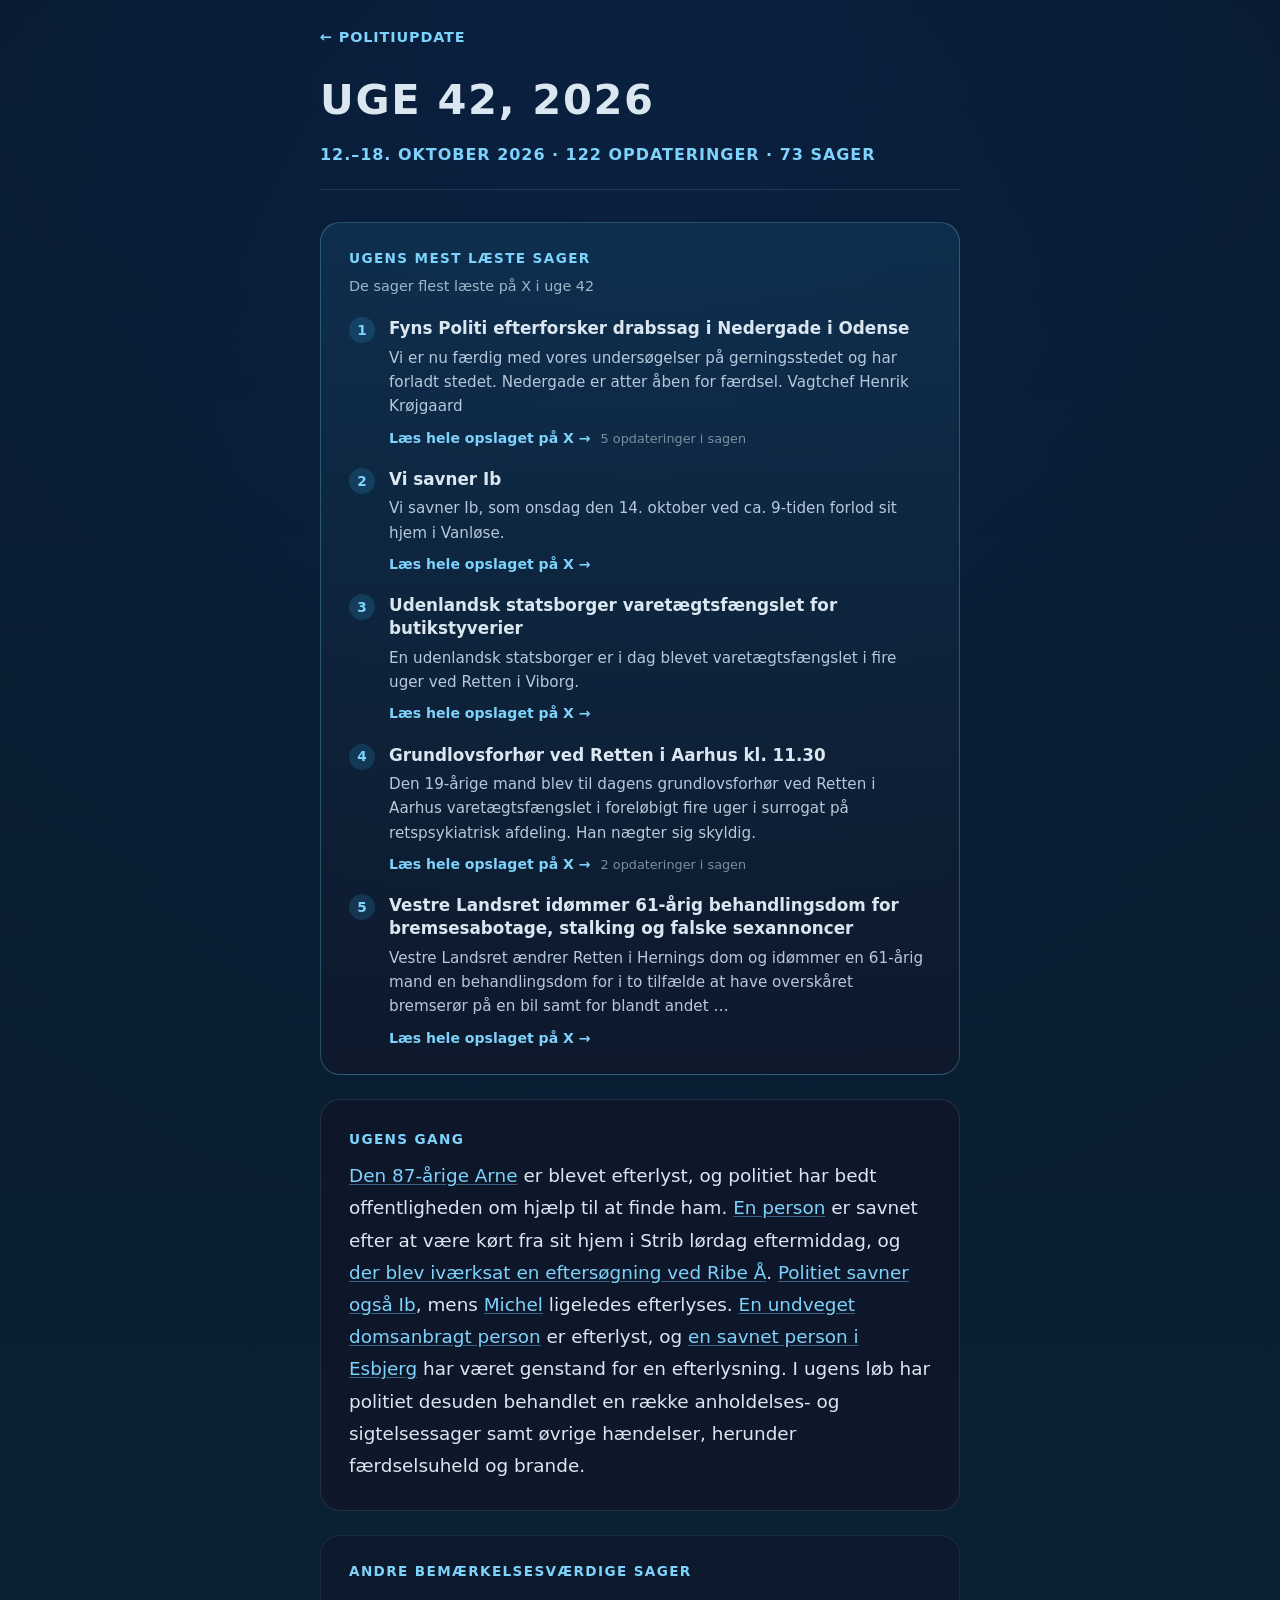
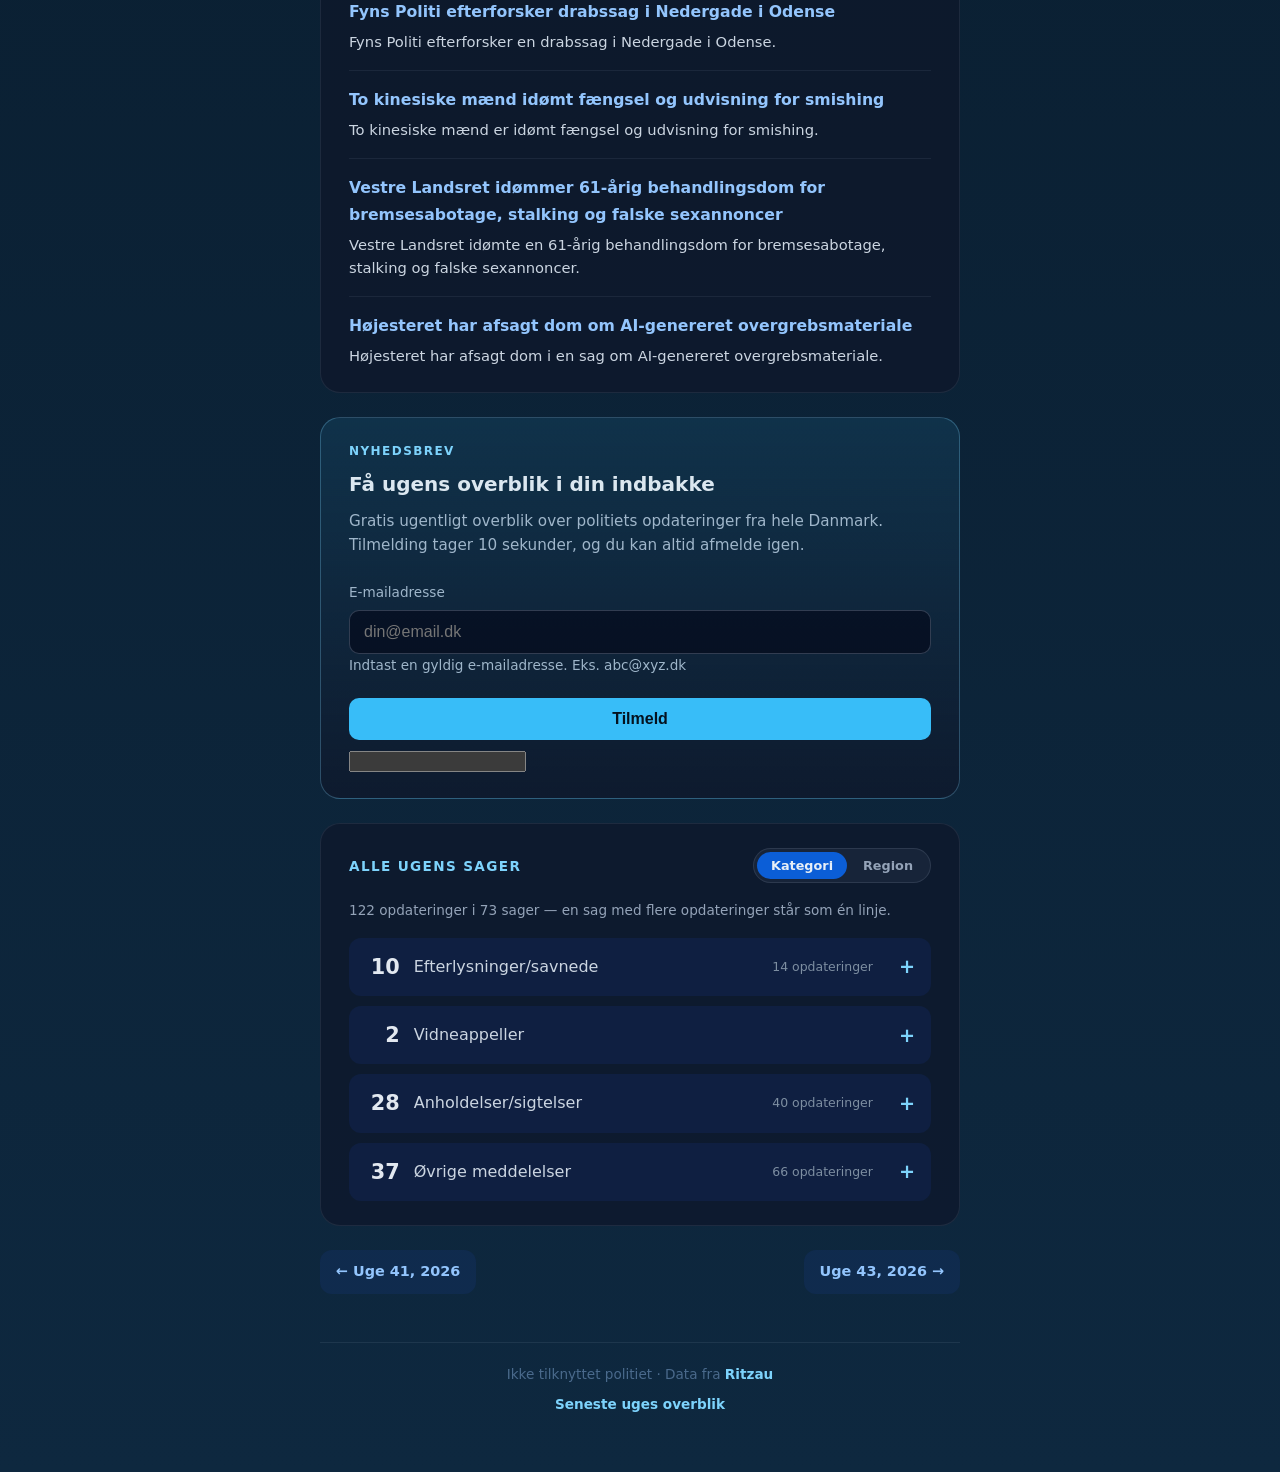
<file: website/uge/2026/42/index.html>
<!DOCTYPE html>
        <html lang="da">
        <head>
          <meta charset="UTF-8">
          <meta name="viewport" content="width=device-width, initial-scale=1.0">
          <title>Uge 42, 2026 — PolitiUpdate</title>
          <meta name="description" content="Ugens overblik over politiets opdateringer: 12.–18. oktober 2026 · 122 opdateringer · 73 sager — efterlysninger, anholdelser og øvrige sager fra hele Danmark.">
          <link rel="canonical" href="https://politiupdates.dk/uge/2026/42/">
          <meta property="og:type" content="article">
          <meta property="og:site_name" content="PolitiUpdate">
          <meta property="og:locale" content="da_DK">
          <meta property="og:title" content="Uge 42, 2026 — PolitiUpdate">
          <meta property="og:description" content="Ugens overblik over politiets opdateringer: 122 meddelelser fra hele Danmark.">
          <meta property="og:url" content="https://politiupdates.dk/uge/2026/42/">
          <meta property="og:image" content="https://politiupdates.dk/og-image.png">
          <meta property="og:image:width" content="1200">
          <meta property="og:image:height" content="630">
          <meta property="og:image:alt" content="PolitiUpdate — uge 42, 2026">
          <meta name="twitter:card" content="summary_large_image">
          <meta name="twitter:title" content="Uge 42, 2026 — PolitiUpdate">
          <meta name="twitter:description" content="Ugens overblik over politiets opdateringer: 122 meddelelser fra hele Danmark.">
          <meta name="twitter:image" content="https://politiupdates.dk/og-image.png">
          <link rel="icon" href="../../../favicon.svg" type="image/svg+xml">
          <link rel="stylesheet" href="../../../styles.css">
          <link rel="stylesheet" href="../../digest.css">
          <link rel="stylesheet" href="https://sibforms.com/forms/end-form/build/sib-styles.css">
        </head>
        <body>
          <div class="digest-shell">
            <header class="digest-header">
              <a class="back-link" href="../../../">PolitiUpdate</a>
              <h1>Uge 42, 2026</h1>
              <p class="digest-meta">12.–18. oktober 2026 · 122 opdateringer · 73 sager</p>
            </header>

            <main class="digest-main">
              <section class="digest-highlights">
                <h2>Ugens mest læste sager</h2>
                <p class="highlights-note">De sager flest læste på X i uge 42</p>
                <ol class="highlight-list">
                  <li class="highlight-card">
  <span class="highlight-rank">1</span>
  <div class="highlight-body">
    <h3><a href="https://x.com/PolitiUpdate/status/2110377575080219102" target="_blank" rel="noopener">Fyns Politi efterforsker drabssag i Nedergade i Odense</a></h3>
    <p class="highlight-summary">Vi er nu færdig med vores undersøgelser på gerningsstedet og har forladt stedet. Nedergade er atter åben for færdsel. Vagtchef Henrik Krøjgaard</p>
    <p class="highlight-link"><a href="https://x.com/PolitiUpdate/status/2110377575080219102" target="_blank" rel="noopener">Læs hele opslaget på X &rarr;</a><span class="highlight-updates">5 opdateringer i sagen</span></p>
  </div>
</li>
                  <li class="highlight-card">
  <span class="highlight-rank">2</span>
  <div class="highlight-body">
    <h3><a href="https://x.com/PolitiUpdate/status/2110489677073727671" target="_blank" rel="noopener">Vi savner Ib</a></h3>
    <p class="highlight-summary">Vi savner Ib, som onsdag den 14. oktober ved ca. 9-tiden forlod sit hjem i Vanløse.</p>
    <p class="highlight-link"><a href="https://x.com/PolitiUpdate/status/2110489677073727671" target="_blank" rel="noopener">Læs hele opslaget på X &rarr;</a></p>
  </div>
</li>
                  <li class="highlight-card">
  <span class="highlight-rank">3</span>
  <div class="highlight-body">
    <h3><a href="https://x.com/PolitiUpdate/status/2109646362338099349" target="_blank" rel="noopener">Udenlandsk statsborger varetægtsfængslet for butikstyverier</a></h3>
    <p class="highlight-summary">En udenlandsk statsborger er i dag blevet varetægtsfængslet i fire uger ved Retten i Viborg.</p>
    <p class="highlight-link"><a href="https://x.com/PolitiUpdate/status/2109646362338099349" target="_blank" rel="noopener">Læs hele opslaget på X &rarr;</a></p>
  </div>
</li>
                  <li class="highlight-card">
  <span class="highlight-rank">4</span>
  <div class="highlight-body">
    <h3><a href="https://x.com/PolitiUpdate/status/2110707879997227314" target="_blank" rel="noopener">Grundlovsforhør ved Retten i Aarhus kl. 11.30</a></h3>
    <p class="highlight-summary">Den 19-årige mand blev til dagens grundlovsforhør ved Retten i Aarhus varetægtsfængslet i foreløbigt fire uger i surrogat på retspsykiatrisk afdeling. Han nægter sig skyldig.</p>
    <p class="highlight-link"><a href="https://x.com/PolitiUpdate/status/2110707879997227314" target="_blank" rel="noopener">Læs hele opslaget på X &rarr;</a><span class="highlight-updates">2 opdateringer i sagen</span></p>
  </div>
</li>
                  <li class="highlight-card">
  <span class="highlight-rank">5</span>
  <div class="highlight-body">
    <h3><a href="https://x.com/PolitiUpdate/status/2110677202505445452" target="_blank" rel="noopener">Vestre Landsret idømmer 61-årig behandlingsdom for bremsesabotage, stalking og falske sexannoncer</a></h3>
    <p class="highlight-summary">Vestre Landsret ændrer Retten i Hernings dom og idømmer en 61-årig mand en behandlingsdom for i to tilfælde at have overskåret bremserør på en bil samt for blandt andet …</p>
    <p class="highlight-link"><a href="https://x.com/PolitiUpdate/status/2110677202505445452" target="_blank" rel="noopener">Læs hele opslaget på X &rarr;</a></p>
  </div>
</li>
                </ol>
              </section>
              <article class="digest-narrative">
                <h2>Ugens gang</h2>
                <p><a href="https://x.com/PolitiUpdate/status/2111476511014522958" target="_blank" rel="noopener">Den 87-årige Arne</a> er blevet efterlyst, og politiet har bedt offentligheden om hjælp til at finde ham. <a href="https://x.com/PolitiUpdate/status/2111610654327296334" target="_blank" rel="noopener">En person</a> er savnet efter at være kørt fra sit hjem i Strib lørdag eftermiddag, og <a href="https://x.com/PolitiUpdate/status/2111799339769327750" target="_blank" rel="noopener">der blev iværksat en eftersøgning ved Ribe Å</a>. <a href="https://x.com/PolitiUpdate/status/2110489677073727671" target="_blank" rel="noopener">Politiet savner også Ib</a>, mens <a href="https://x.com/PolitiUpdate/status/2111215251995951177" target="_blank" rel="noopener">Michel</a> ligeledes efterlyses. <a href="https://x.com/PolitiUpdate/status/2111001612420522457" target="_blank" rel="noopener">En undveget domsanbragt person</a> er efterlyst, og <a href="https://x.com/PolitiUpdate/status/2109926808296841346" target="_blank" rel="noopener">en savnet person i Esbjerg</a> har været genstand for en efterlysning. I ugens løb har politiet desuden behandlet en række anholdelses- og sigtelsessager samt øvrige hændelser, herunder færdselsuheld og brande.</p>
              </article>

              <section class="digest-notable">
                <h2>Andre bemærkelsesværdige sager</h2>
                <ul class="notable-list">
                  <li><a href="https://x.com/PolitiUpdate/status/2110293181703331921" target="_blank" rel="noopener">Fyns Politi efterforsker drabssag i Nedergade i Odense</a><p>Fyns Politi efterforsker en drabssag i Nedergade i Odense.</p></li>
<li><a href="https://x.com/PolitiUpdate/status/2111067372727705885" target="_blank" rel="noopener">To kinesiske mænd idømt fængsel og udvisning for smishing</a><p>To kinesiske mænd er idømt fængsel og udvisning for smishing.</p></li>
<li><a href="https://x.com/PolitiUpdate/status/2110677202505445452" target="_blank" rel="noopener">Vestre Landsret idømmer 61-årig behandlingsdom for bremsesabotage, stalking og falske sexannoncer</a><p>Vestre Landsret idømte en 61-årig behandlingsdom for bremsesabotage, stalking og falske sexannoncer.</p></li>
<li><a href="https://x.com/PolitiUpdate/status/2110679012985156060" target="_blank" rel="noopener">Højesteret har afsagt dom om AI-genereret overgrebsmateriale</a><p>Højesteret har afsagt dom i en sag om AI-genereret overgrebsmateriale.</p></li>
                </ul>
              </section>
              <section class="digest-signup">
                <p class="eyebrow">Nyhedsbrev</p>
                <h2>F&aring; ugens overblik i din indbakke</h2>
                <p class="digest-signup-copy">Gratis ugentligt overblik over politiets opdateringer fra hele Danmark. Tilmelding tager 10 sekunder, og du kan altid afmelde igen.</p>
              <div class="sib-form">
                <div id="sib-form-container" class="sib-form-container">
                  <div id="error-message" class="sib-form-message-panel" style="font-family:Helvetica, sans-serif; font-size:16px; text-align:left; color:#661d1d; background-color:#ffeded; border-color:#ff4949; border-radius:8px;">
                    <div class="sib-form-message-panel__text sib-form-message-panel__text--center">
                      <span class="sib-form-message-panel__inner-text">Din tilmelding kunne ikke gemmes. Prøv igen.</span>
                    </div>
                  </div>
                  <div id="success-message" class="sib-form-message-panel" style="font-family:Helvetica, sans-serif; font-size:16px; text-align:left; color:#085229; background-color:#e7faf0; border-color:#13ce66; border-radius:8px;">
                    <div class="sib-form-message-panel__text sib-form-message-panel__text--center">
                      <span class="sib-form-message-panel__inner-text">Din tilmelding er gennemført.</span>
                    </div>
                  </div>
                  <div id="sib-container" class="sib-container--large sib-container--vertical" style="direction:ltr">
                    <form id="sib-form" method="POST" action="https://2e5ae89a.sibforms.com/serve/[base64]" data-type="subscription">
                      <div style="padding: 8px 0;">
                        <div class="sib-input sib-form-block">
                          <div class="form__entry entry_block">
                            <div class="form__label-row">
                              <label class="entry__label" for="EMAIL" data-required="*">E-mailadresse</label>
                              <div class="entry__field">
                                <input class="input" type="text" id="EMAIL" name="EMAIL" autocomplete="off" value="" placeholder="din@email.dk" data-required="true" required />
                              </div>
                            </div>
                            <label class="entry__error entry__error--primary"></label>
                            <label class="entry__specification">Indtast en gyldig e-mailadresse. Eks. abc@xyz.dk</label>
                          </div>
                        </div>
                      </div>
                      <div style="padding: 8px 0;">
                        <div class="sib-form-block" style="text-align: left">
                          <button class="sib-form-block__button sib-form-block__button-with-loader" form="sib-form" type="submit">Tilmeld</button>
                        </div>
                      </div>
                      <input type="text" name="email_address_check" value="" class="input--hidden">
                      <input type="hidden" name="locale" value="en">
                    </form>
                  </div>
                </div>
              </div>
              </section>
              <section class="digest-breakdown" id="stats-section">
                <div class="stats-header">
                  <h2>Alle ugens sager</h2>
                  <div class="sort-toggle" role="group" aria-label="Sortér efter">
                    <button type="button" class="sort-btn active" data-sort="category">Kategori</button>
                    <button type="button" class="sort-btn" data-sort="region">Region</button>
                  </div>
                </div>
                <p class="breakdown-note">122 opdateringer i 73 sager — en sag med flere opdateringer står som én linje.</p>
                <div class="cat-list" data-panel="category">
                  <details class="cat-item">
  <summary><span class="cat-count">10</span><span class="cat-label">Efterlysninger/savnede</span><span class="cat-meta">14 opdateringer</span></summary>
  <ul class="cat-item-list">
    <li><a class="case-row" href="https://x.com/PolitiUpdate/status/2109678989958918422" target="_blank" rel="noopener"><span class="case-row-title">Savnet Person</span><span class="row-meta">2 opdateringer</span><span class="row-arrow" aria-hidden="true">→</span></a></li>
<li><a class="case-row" href="https://x.com/PolitiUpdate/status/2109908005475201437" target="_blank" rel="noopener"><span class="case-row-title">Efterlysning</span><span class="row-arrow" aria-hidden="true">→</span></a></li>
<li><a class="case-row" href="https://x.com/PolitiUpdate/status/2109926808296841346" target="_blank" rel="noopener"><span class="case-row-title">Efterlysning af savnet i Esbjerg</span><span class="row-arrow" aria-hidden="true">→</span></a></li>
<li><a class="case-row" href="https://x.com/PolitiUpdate/status/2110130964244623682" target="_blank" rel="noopener"><span class="case-row-title">Savnet person</span><span class="row-meta">2 opdateringer</span><span class="row-arrow" aria-hidden="true">→</span></a></li>
<li><a class="case-row" href="https://x.com/PolitiUpdate/status/2110629569611059325" target="_blank" rel="noopener"><span class="case-row-title">Aflysning af efterlysning vedr. voldssag i Vejle</span><span class="row-arrow" aria-hidden="true">→</span></a></li>
<li><a class="case-row" href="https://x.com/PolitiUpdate/status/2110633445231837452" target="_blank" rel="noopener"><span class="case-row-title">Savnet person fundet</span><span class="row-arrow" aria-hidden="true">→</span></a></li>
<li><a class="case-row" href="https://x.com/PolitiUpdate/status/2111001612420522457" target="_blank" rel="noopener"><span class="case-row-title">Efterlysning af undveget domsanbragt</span><span class="row-arrow" aria-hidden="true">→</span></a></li>
<li><a class="case-row" href="https://x.com/PolitiUpdate/status/2111476511014522958" target="_blank" rel="noopener"><span class="case-row-title">Vi efterlyser 87-årige Arne</span><span class="row-meta">5 opdateringer</span><span class="row-arrow" aria-hidden="true">→</span></a></li>
<li><a class="case-row" href="https://x.com/PolitiUpdate/status/2111735860718940509" target="_blank" rel="noopener"><span class="case-row-title">Savnet kørt fra sit hjem i Strib lørdag eftermiddag</span><span class="row-meta">2 opdateringer</span><span class="row-arrow" aria-hidden="true">→</span></a></li>
<li><a class="case-row" href="https://x.com/PolitiUpdate/status/2111799339769327750" target="_blank" rel="noopener"><span class="case-row-title">Eftersøgning ved Ribe Å</span><span class="row-meta">2 opdateringer</span><span class="row-arrow" aria-hidden="true">→</span></a></li>
  </ul>
</details>
<details class="cat-item">
  <summary><span class="cat-count">2</span><span class="cat-label">Vidneappeller</span></summary>
  <ul class="cat-item-list">
    <li><a class="case-row" href="https://x.com/PolitiUpdate/status/2110489677073727671" target="_blank" rel="noopener"><span class="case-row-title">Vi savner Ib</span><span class="row-arrow" aria-hidden="true">→</span></a></li>
<li><a class="case-row" href="https://x.com/PolitiUpdate/status/2111215251995951177" target="_blank" rel="noopener"><span class="case-row-title">Vi søger Michel</span><span class="row-meta">3 opdateringer</span><span class="row-arrow" aria-hidden="true">→</span></a></li>
  </ul>
</details>
<details class="cat-item">
  <summary><span class="cat-count">28</span><span class="cat-label">Anholdelser/sigtelser</span><span class="cat-meta">40 opdateringer</span></summary>
  <ul class="cat-item-list">
    <li><a class="case-row" href="https://x.com/PolitiUpdate/status/2109549811242578418" target="_blank" rel="noopener"><span class="case-row-title">Tilskuer sigtet for vold til håndboldkamp i Aarhus</span><span class="row-meta">2 opdateringer</span><span class="row-arrow" aria-hidden="true">→</span></a></li>
<li><a class="case-row" href="https://x.com/PolitiUpdate/status/2109554469004521819" target="_blank" rel="noopener"><span class="case-row-title">Grundlovsforhør i Sønderborg</span><span class="row-arrow" aria-hidden="true">→</span></a></li>
<li><a class="case-row" href="https://x.com/PolitiUpdate/status/2109562578443870411" target="_blank" rel="noopener"><span class="case-row-title">Bøder til 59 cyklister</span><span class="row-arrow" aria-hidden="true">→</span></a></li>
<li><a class="case-row" href="https://x.com/PolitiUpdate/status/2109586508256883062" target="_blank" rel="noopener"><span class="case-row-title">Idømt fængsel og udvisning for spirituskørsel og påkørsel af hus på Samsø</span><span class="row-meta">2 opdateringer</span><span class="row-arrow" aria-hidden="true">→</span></a></li>
<li><a class="case-row" href="https://x.com/PolitiUpdate/status/2109587033157144771" target="_blank" rel="noopener"><span class="case-row-title">Straksdom i Sønderborg</span><span class="row-arrow" aria-hidden="true">→</span></a></li>
<li><a class="case-row" href="https://x.com/PolitiUpdate/status/2109646362338099349" target="_blank" rel="noopener"><span class="case-row-title">Udenlandsk statsborger varetægtsfængslet for butikstyverier</span><span class="row-arrow" aria-hidden="true">→</span></a></li>
<li><a class="case-row" href="https://x.com/PolitiUpdate/status/2109981808171569394" target="_blank" rel="noopener"><span class="case-row-title">Grundlovsforhør ved Retten i Aarhus kl. 10.30</span><span class="row-meta">2 opdateringer</span><span class="row-arrow" aria-hidden="true">→</span></a></li>
<li><a class="case-row" href="https://x.com/PolitiUpdate/status/2109929386841710912" target="_blank" rel="noopener"><span class="case-row-title">To anholdt efter knivstikkeri ved Eqalugalinnguit i Nuuk</span><span class="row-arrow" aria-hidden="true">→</span></a></li>
<li><a class="case-row" href="https://x.com/PolitiUpdate/status/2109963573757952393" target="_blank" rel="noopener"><span class="case-row-title">Fængslet i sag om kokain</span><span class="row-meta">2 opdateringer</span><span class="row-arrow" aria-hidden="true">→</span></a></li>
<li><a class="case-row" href="https://x.com/PolitiUpdate/status/2110354220662788394" target="_blank" rel="noopener"><span class="case-row-title">Grundlovsforhør ved Retten i Kolding kl. 10.00</span><span class="row-meta">2 opdateringer</span><span class="row-arrow" aria-hidden="true">→</span></a></li>
<li><a class="case-row" href="https://x.com/PolitiUpdate/status/2110270842823418013" target="_blank" rel="noopener"><span class="case-row-title">En før ustraffet mand idømt otte års fængsel for narkohandel</span><span class="row-arrow" aria-hidden="true">→</span></a></li>
<li><a class="case-row" href="https://x.com/PolitiUpdate/status/2110330423998091575" target="_blank" rel="noopener"><span class="case-row-title">Grundlovsforhør i Esbjerg</span><span class="row-meta">2 opdateringer</span><span class="row-arrow" aria-hidden="true">→</span></a></li>
<li><a class="case-row" href="https://x.com/PolitiUpdate/status/2110293181703331921" target="_blank" rel="noopener"><span class="case-row-title">Fyns Politi efterforsker drabssag i Nedergade i Odense</span><span class="row-meta">5 opdateringer</span><span class="row-arrow" aria-hidden="true">→</span></a></li>
<li><a class="case-row" href="https://x.com/PolitiUpdate/status/2110330417060724874" target="_blank" rel="noopener"><span class="case-row-title">Straksdom i Esbjerg</span><span class="row-arrow" aria-hidden="true">→</span></a></li>
<li><a class="case-row" href="https://x.com/PolitiUpdate/status/2110348452454617167" target="_blank" rel="noopener"><span class="case-row-title">Mand varetægtsfængslet for røveri</span><span class="row-arrow" aria-hidden="true">→</span></a></li>
<li><a class="case-row" href="https://x.com/PolitiUpdate/status/2110406096905285859" target="_blank" rel="noopener"><span class="case-row-title">Anholdelse</span><span class="row-arrow" aria-hidden="true">→</span></a></li>
<li><a class="case-row" href="https://x.com/PolitiUpdate/status/2110617713785835653" target="_blank" rel="noopener"><span class="case-row-title">Grundlovsforhør ved Retten i Aarhus kl. 9.30</span><span class="row-arrow" aria-hidden="true">→</span></a></li>
<li><a class="case-row" href="https://x.com/PolitiUpdate/status/2110705815070167088" target="_blank" rel="noopener"><span class="case-row-title">Grundlovsforhør ved Retten i Randers kl. 10.30</span><span class="row-meta">2 opdateringer</span><span class="row-arrow" aria-hidden="true">→</span></a></li>
<li><a class="case-row" href="https://x.com/PolitiUpdate/status/2110707879997227314" target="_blank" rel="noopener"><span class="case-row-title">Grundlovsforhør ved Retten i Aarhus kl. 11.30</span><span class="row-meta">2 opdateringer</span><span class="row-arrow" aria-hidden="true">→</span></a></li>
<li><a class="case-row" href="https://x.com/PolitiUpdate/status/2111044444288082030" target="_blank" rel="noopener"><span class="case-row-title">Grundlovsforhør ved Retten i Aarhus kl. 9.30</span><span class="row-meta">2 opdateringer</span><span class="row-arrow" aria-hidden="true">→</span></a></li>
<li><a class="case-row" href="https://x.com/PolitiUpdate/status/2111076139225727406" target="_blank" rel="noopener"><span class="case-row-title">Grundlovsforhør ved Retten i Kolding kl. 11.30</span><span class="row-meta">2 opdateringer</span><span class="row-arrow" aria-hidden="true">→</span></a></li>
<li><a class="case-row" href="https://x.com/PolitiUpdate/status/2111077440890274058" target="_blank" rel="noopener"><span class="case-row-title">Grundlovsforhør ved Retten i Kolding kl. 13.00</span><span class="row-meta">2 opdateringer</span><span class="row-arrow" aria-hidden="true">→</span></a></li>
<li><a class="case-row" href="https://x.com/PolitiUpdate/status/2111016849450381746" target="_blank" rel="noopener"><span class="case-row-title">Fire bortvist fra rasteplads</span><span class="row-arrow" aria-hidden="true">→</span></a></li>
<li><a class="case-row" href="https://x.com/PolitiUpdate/status/2111081058808861146" target="_blank" rel="noopener"><span class="case-row-title">Grundlovsforhør ved Retten i Aarhus kl. 13.00</span><span class="row-meta">2 opdateringer</span><span class="row-arrow" aria-hidden="true">→</span></a></li>
<li><a class="case-row" href="https://x.com/PolitiUpdate/status/2111061187224101113" target="_blank" rel="noopener"><span class="case-row-title">Udenlandsk statsborger varetægtsfængslet med henblik på udlevering</span><span class="row-arrow" aria-hidden="true">→</span></a></li>
<li><a class="case-row" href="https://x.com/PolitiUpdate/status/2111067372727705885" target="_blank" rel="noopener"><span class="case-row-title">To kinesiske mænd idømt fængsel og udvisning for smishing</span><span class="row-arrow" aria-hidden="true">→</span></a></li>
<li><a class="case-row" href="https://x.com/PolitiUpdate/status/2111068684014047437" target="_blank" rel="noopener"><span class="case-row-title">To mænd varetægtsfængslet for røveri</span><span class="row-meta">2 opdateringer</span><span class="row-arrow" aria-hidden="true">→</span></a></li>
<li><a class="case-row" href="https://x.com/PolitiUpdate/status/2111373145072701549" target="_blank" rel="noopener"><span class="case-row-title">Salg af narkotika i Aarhus Vest</span><span class="row-arrow" aria-hidden="true">→</span></a></li>
  </ul>
</details>
<details class="cat-item">
  <summary><span class="cat-count">37</span><span class="cat-label">Øvrige meddelelser</span><span class="cat-meta">66 opdateringer</span></summary>
  <ul class="cat-item-list">
    <li><a class="case-row" href="https://x.com/PolitiUpdate/status/2109482338073854394" target="_blank" rel="noopener"><span class="case-row-title">Træ væltet over køreledning på Vestfyn</span><span class="row-arrow" aria-hidden="true">→</span></a></li>
<li><a class="case-row" href="https://x.com/PolitiUpdate/status/2109493628586565650" target="_blank" rel="noopener"><span class="case-row-title">Søger ejer til 2 grise</span><span class="row-arrow" aria-hidden="true">→</span></a></li>
<li><a class="case-row" href="https://x.com/PolitiUpdate/status/2109550607183028476" target="_blank" rel="noopener"><span class="case-row-title">Vanvidskørsel endte med ubetinget fængselsdom</span><span class="row-meta">2 opdateringer</span><span class="row-arrow" aria-hidden="true">→</span></a></li>
<li><a class="case-row" href="https://x.com/PolitiUpdate/status/2109585202725220462" target="_blank" rel="noopener"><span class="case-row-title">Idømt fængsel og udvisning for spirituskørsel og påkørsel af hus på Samsø</span><span class="row-meta">2 opdateringer</span><span class="row-arrow" aria-hidden="true">→</span></a></li>
<li><a class="case-row" href="https://x.com/PolitiUpdate/status/2109597315917070714" target="_blank" rel="noopener"><span class="case-row-title">28-årig idømt fængsel for at billige terrorhandlinger</span><span class="row-arrow" aria-hidden="true">→</span></a></li>
<li><a class="case-row" href="https://x.com/PolitiUpdate/status/2109687994131402829" target="_blank" rel="noopener"><span class="case-row-title">Hvem savner denne søde hund i Haderslev</span><span class="row-meta">2 opdateringer</span><span class="row-arrow" aria-hidden="true">→</span></a></li>
<li><a class="case-row" href="https://x.com/PolitiUpdate/status/2109911129925505140" target="_blank" rel="noopener"><span class="case-row-title">Tre måneders fængsel for psykisk vold</span><span class="row-arrow" aria-hidden="true">→</span></a></li>
<li><a class="case-row" href="https://x.com/PolitiUpdate/status/2109930174745850051" target="_blank" rel="noopener"><span class="case-row-title">Frifundet for stalking, dømt for vold og blufærdighedskrænkelse</span><span class="row-arrow" aria-hidden="true">→</span></a></li>
<li><a class="case-row" href="https://x.com/PolitiUpdate/status/2110080318787273110" target="_blank" rel="noopener"><span class="case-row-title">Færdselsuheld på Østjyske Motorvej ved Skanderborg</span><span class="row-meta">4 opdateringer</span><span class="row-arrow" aria-hidden="true">→</span></a></li>
<li><a class="case-row" href="https://x.com/PolitiUpdate/status/2109991573513711699" target="_blank" rel="noopener"><span class="case-row-title">Brand i Vejle</span><span class="row-arrow" aria-hidden="true">→</span></a></li>
<li><a class="case-row" href="https://x.com/PolitiUpdate/status/2110028290790740419" target="_blank" rel="noopener"><span class="case-row-title">Færdselsuheld på Odensevej ved Kirkeby</span><span class="row-meta">2 opdateringer</span><span class="row-arrow" aria-hidden="true">→</span></a></li>
<li><a class="case-row" href="https://x.com/PolitiUpdate/status/2110256892933222549" target="_blank" rel="noopener"><span class="case-row-title">20 dages fængsel for blufærdighedskrænkelse</span><span class="row-arrow" aria-hidden="true">→</span></a></li>
<li><a class="case-row" href="https://x.com/PolitiUpdate/status/2110377575080219102" target="_blank" rel="noopener"><span class="case-row-title">Fyns Politi efterforsker drabssag i Nedergade i Odense</span><span class="row-meta">5 opdateringer</span><span class="row-arrow" aria-hidden="true">→</span></a></li>
<li><a class="case-row" href="https://x.com/PolitiUpdate/status/2110318591728034236" target="_blank" rel="noopener"><span class="case-row-title">Uddrag af døgnrapporten fra Østjyllands Politi</span><span class="row-arrow" aria-hidden="true">→</span></a></li>
<li><a class="case-row" href="https://x.com/PolitiUpdate/status/2110331225122746842" target="_blank" rel="noopener"><span class="case-row-title">Kom og mød os ved Den Mobile Politistation i Risskov</span><span class="row-meta">2 opdateringer</span><span class="row-arrow" aria-hidden="true">→</span></a></li>
<li><a class="case-row" href="https://x.com/PolitiUpdate/status/2110344073685172585" target="_blank" rel="noopener"><span class="case-row-title">Seriebutikstyv dømt igen</span><span class="row-arrow" aria-hidden="true">→</span></a></li>
<li><a class="case-row" href="https://x.com/PolitiUpdate/status/2110350537166290987" target="_blank" rel="noopener"><span class="case-row-title">Hjælp politiet i sag fra Vejle: Kender du denne mand?</span><span class="row-meta">2 opdateringer</span><span class="row-arrow" aria-hidden="true">→</span></a></li>
<li><a class="case-row" href="https://x.com/PolitiUpdate/status/2110352891345248536" target="_blank" rel="noopener"><span class="case-row-title">Dømt for psykisk vold mod kæreste</span><span class="row-meta">4 opdateringer</span><span class="row-arrow" aria-hidden="true">→</span></a></li>
<li><a class="case-row" href="https://x.com/PolitiUpdate/status/2110457036140081535" target="_blank" rel="noopener"><span class="case-row-title">Brand ved Gudsø</span><span class="row-meta">3 opdateringer</span><span class="row-arrow" aria-hidden="true">→</span></a></li>
<li><a class="case-row" href="https://x.com/PolitiUpdate/status/2110677202505445452" target="_blank" rel="noopener"><span class="case-row-title">Vestre Landsret idømmer 61-årig behandlingsdom for bremsesabotage, stalking og falske sexannoncer</span><span class="row-arrow" aria-hidden="true">→</span></a></li>
<li><a class="case-row" href="https://x.com/PolitiUpdate/status/2110679012985156060" target="_blank" rel="noopener"><span class="case-row-title">Højesteret har afsagt dom om AI-genereret overgrebsmateriale</span><span class="row-arrow" aria-hidden="true">→</span></a></li>
<li><a class="case-row" href="https://x.com/PolitiUpdate/status/2110686777262604514" target="_blank" rel="noopener"><span class="case-row-title">Østre Landsret skærper straf for hvidvask af over 12 mio. kr.</span><span class="row-arrow" aria-hidden="true">→</span></a></li>
<li><a class="case-row" href="https://x.com/PolitiUpdate/status/2111054999782621215" target="_blank" rel="noopener"><span class="case-row-title">Mistænkeligt dødsfald</span><span class="row-meta">2 opdateringer</span><span class="row-arrow" aria-hidden="true">→</span></a></li>
<li><a class="case-row" href="https://x.com/PolitiUpdate/status/2110770143748083923" target="_blank" rel="noopener"><span class="case-row-title">Kurt på 13 år savnes</span><span class="row-arrow" aria-hidden="true">→</span></a></li>
<li><a class="case-row" href="https://x.com/PolitiUpdate/status/2110795867267670198" target="_blank" rel="noopener"><span class="case-row-title">13 årig fundet i god behold</span><span class="row-arrow" aria-hidden="true">→</span></a></li>
<li><a class="case-row" href="https://x.com/PolitiUpdate/status/2111028952991220099" target="_blank" rel="noopener"><span class="case-row-title">Alvorligt færdselsuheld</span><span class="row-meta">6 opdateringer</span><span class="row-arrow" aria-hidden="true">→</span></a></li>
<li><a class="case-row" href="https://x.com/PolitiUpdate/status/2111039033338167299" target="_blank" rel="noopener"><span class="case-row-title">Dømt for at betale med falske mønter</span><span class="row-arrow" aria-hidden="true">→</span></a></li>
<li><a class="case-row" href="https://x.com/PolitiUpdate/status/2111048825536462865" target="_blank" rel="noopener"><span class="case-row-title">Færdselsuheld E45 Nordjyske motorvej</span><span class="row-arrow" aria-hidden="true">→</span></a></li>
<li><a class="case-row" href="https://x.com/PolitiUpdate/status/2111106792499650798" target="_blank" rel="noopener"><span class="case-row-title">E45 ved Vodskov Nord er igen fuldt genåbnet efter færdselsuheld</span><span class="row-arrow" aria-hidden="true">→</span></a></li>
<li><a class="case-row" href="https://x.com/PolitiUpdate/status/2111229912757776585" target="_blank" rel="noopener"><span class="case-row-title">Vi søger Michel</span><span class="row-meta">3 opdateringer</span><span class="row-arrow" aria-hidden="true">→</span></a></li>
<li><a class="case-row" href="https://x.com/PolitiUpdate/status/2111375995500732599" target="_blank" rel="noopener"><span class="case-row-title">Indbrud i frisørsalon i Åbyhøj</span><span class="row-arrow" aria-hidden="true">→</span></a></li>
<li><a class="case-row" href="https://x.com/PolitiUpdate/status/2111377049990697382" target="_blank" rel="noopener"><span class="case-row-title">Brand i personbiler i Risskov</span><span class="row-arrow" aria-hidden="true">→</span></a></li>
<li><a class="case-row" href="https://x.com/PolitiUpdate/status/2111718630161535382" target="_blank" rel="noopener"><span class="case-row-title">Døgnrapport fra Østjyllands Politi 18. oktober 2026</span><span class="row-meta">2 opdateringer</span><span class="row-arrow" aria-hidden="true">→</span></a></li>
<li><a class="case-row" href="https://x.com/PolitiUpdate/status/2111473930485776609" target="_blank" rel="noopener"><span class="case-row-title">Demonstrationer kan påvirke trafikken</span><span class="row-meta">2 opdateringer</span><span class="row-arrow" aria-hidden="true">→</span></a></li>
<li><a class="case-row" href="https://x.com/PolitiUpdate/status/2111785724072845799" target="_blank" rel="noopener"><span class="case-row-title">Vi efterlyser 87-årige Arne</span><span class="row-meta">5 opdateringer</span><span class="row-arrow" aria-hidden="true">→</span></a></li>
<li><a class="case-row" href="https://x.com/PolitiUpdate/status/2111778268705898898" target="_blank" rel="noopener"><span class="case-row-title">Vejlefjordbroen</span><span class="row-arrow" aria-hidden="true">→</span></a></li>
<li><a class="case-row" href="https://x.com/PolitiUpdate/status/2111821192227344507" target="_blank" rel="noopener"><span class="case-row-title">Luftalarm/Sirene i Nordfyns kommune er en fejl</span><span class="row-meta">2 opdateringer</span><span class="row-arrow" aria-hidden="true">→</span></a></li>
  </ul>
</details>
                </div>
                <div class="cat-list" data-panel="region" hidden>
                  <details class="cat-item">
  <summary><span class="cat-count">5</span><span class="cat-label">Fyn</span><span class="cat-meta">12 opdateringer</span></summary>
  <ul class="cat-item-list">
    <li><a class="case-row" href="https://x.com/PolitiUpdate/status/2111735860718940509" target="_blank" rel="noopener"><span class="case-row-title">Savnet kørt fra sit hjem i Strib lørdag eftermiddag</span><span class="row-meta">2 opdateringer</span><span class="row-arrow" aria-hidden="true">→</span></a></li>
<li><a class="case-row" href="https://x.com/PolitiUpdate/status/2110377575080219102" target="_blank" rel="noopener"><span class="case-row-title">Fyns Politi efterforsker drabssag i Nedergade i Odense</span><span class="row-meta">5 opdateringer</span><span class="row-arrow" aria-hidden="true">→</span></a></li>
<li><a class="case-row" href="https://x.com/PolitiUpdate/status/2109482338073854394" target="_blank" rel="noopener"><span class="case-row-title">Træ væltet over køreledning på Vestfyn</span><span class="row-arrow" aria-hidden="true">→</span></a></li>
<li><a class="case-row" href="https://x.com/PolitiUpdate/status/2110028290790740419" target="_blank" rel="noopener"><span class="case-row-title">Færdselsuheld på Odensevej ved Kirkeby</span><span class="row-meta">2 opdateringer</span><span class="row-arrow" aria-hidden="true">→</span></a></li>
<li><a class="case-row" href="https://x.com/PolitiUpdate/status/2111821192227344507" target="_blank" rel="noopener"><span class="case-row-title">Luftalarm/Sirene i Nordfyns kommune er en fejl</span><span class="row-meta">2 opdateringer</span><span class="row-arrow" aria-hidden="true">→</span></a></li>
  </ul>
</details>
<details class="cat-item">
  <summary><span class="cat-count">1</span><span class="cat-label">Grønlands</span></summary>
  <ul class="cat-item-list">
    <li><a class="case-row" href="https://x.com/PolitiUpdate/status/2109929386841710912" target="_blank" rel="noopener"><span class="case-row-title">To anholdt efter knivstikkeri ved Eqalugalinnguit i Nuuk</span><span class="row-arrow" aria-hidden="true">→</span></a></li>
  </ul>
</details>
<details class="cat-item">
  <summary><span class="cat-count">1</span><span class="cat-label">Kbh Vestegn</span></summary>
  <ul class="cat-item-list">
    <li><a class="case-row" href="https://x.com/PolitiUpdate/status/2110270842823418013" target="_blank" rel="noopener"><span class="case-row-title">En før ustraffet mand idømt otte års fængsel for narkohandel</span><span class="row-arrow" aria-hidden="true">→</span></a></li>
  </ul>
</details>
<details class="cat-item">
  <summary><span class="cat-count">14</span><span class="cat-label">København</span><span class="cat-meta">20 opdateringer</span></summary>
  <ul class="cat-item-list">
    <li><a class="case-row" href="https://x.com/PolitiUpdate/status/2109678989958918422" target="_blank" rel="noopener"><span class="case-row-title">Savnet Person</span><span class="row-meta">2 opdateringer</span><span class="row-arrow" aria-hidden="true">→</span></a></li>
<li><a class="case-row" href="https://x.com/PolitiUpdate/status/2110130964244623682" target="_blank" rel="noopener"><span class="case-row-title">Savnet person</span><span class="row-meta">2 opdateringer</span><span class="row-arrow" aria-hidden="true">→</span></a></li>
<li><a class="case-row" href="https://x.com/PolitiUpdate/status/2110633445231837452" target="_blank" rel="noopener"><span class="case-row-title">Savnet person fundet</span><span class="row-arrow" aria-hidden="true">→</span></a></li>
<li><a class="case-row" href="https://x.com/PolitiUpdate/status/2111001612420522457" target="_blank" rel="noopener"><span class="case-row-title">Efterlysning af undveget domsanbragt</span><span class="row-arrow" aria-hidden="true">→</span></a></li>
<li><a class="case-row" href="https://x.com/PolitiUpdate/status/2110489677073727671" target="_blank" rel="noopener"><span class="case-row-title">Vi savner Ib</span><span class="row-arrow" aria-hidden="true">→</span></a></li>
<li><a class="case-row" href="https://x.com/PolitiUpdate/status/2109562578443870411" target="_blank" rel="noopener"><span class="case-row-title">Bøder til 59 cyklister</span><span class="row-arrow" aria-hidden="true">→</span></a></li>
<li><a class="case-row" href="https://x.com/PolitiUpdate/status/2109963573757952393" target="_blank" rel="noopener"><span class="case-row-title">Fængslet i sag om kokain</span><span class="row-meta">2 opdateringer</span><span class="row-arrow" aria-hidden="true">→</span></a></li>
<li><a class="case-row" href="https://x.com/PolitiUpdate/status/2110348452454617167" target="_blank" rel="noopener"><span class="case-row-title">Mand varetægtsfængslet for røveri</span><span class="row-arrow" aria-hidden="true">→</span></a></li>
<li><a class="case-row" href="https://x.com/PolitiUpdate/status/2111068684014047437" target="_blank" rel="noopener"><span class="case-row-title">To mænd varetægtsfængslet for røveri</span><span class="row-meta">2 opdateringer</span><span class="row-arrow" aria-hidden="true">→</span></a></li>
<li><a class="case-row" href="https://x.com/PolitiUpdate/status/2110256892933222549" target="_blank" rel="noopener"><span class="case-row-title">20 dages fængsel for blufærdighedskrænkelse</span><span class="row-arrow" aria-hidden="true">→</span></a></li>
<li><a class="case-row" href="https://x.com/PolitiUpdate/status/2111054999782621215" target="_blank" rel="noopener"><span class="case-row-title">Mistænkeligt dødsfald</span><span class="row-meta">2 opdateringer</span><span class="row-arrow" aria-hidden="true">→</span></a></li>
<li><a class="case-row" href="https://x.com/PolitiUpdate/status/2110770143748083923" target="_blank" rel="noopener"><span class="case-row-title">Kurt på 13 år savnes</span><span class="row-arrow" aria-hidden="true">→</span></a></li>
<li><a class="case-row" href="https://x.com/PolitiUpdate/status/2110795867267670198" target="_blank" rel="noopener"><span class="case-row-title">13 årig fundet i god behold</span><span class="row-arrow" aria-hidden="true">→</span></a></li>
<li><a class="case-row" href="https://x.com/PolitiUpdate/status/2111473930485776609" target="_blank" rel="noopener"><span class="case-row-title">Demonstrationer kan påvirke trafikken</span><span class="row-meta">2 opdateringer</span><span class="row-arrow" aria-hidden="true">→</span></a></li>
  </ul>
</details>
<details class="cat-item">
  <summary><span class="cat-count">3</span><span class="cat-label">Midt/Vestjylland</span></summary>
  <ul class="cat-item-list">
    <li><a class="case-row" href="https://x.com/PolitiUpdate/status/2109646362338099349" target="_blank" rel="noopener"><span class="case-row-title">Udenlandsk statsborger varetægtsfængslet for butikstyverier</span><span class="row-arrow" aria-hidden="true">→</span></a></li>
<li><a class="case-row" href="https://x.com/PolitiUpdate/status/2111061187224101113" target="_blank" rel="noopener"><span class="case-row-title">Udenlandsk statsborger varetægtsfængslet med henblik på udlevering</span><span class="row-arrow" aria-hidden="true">→</span></a></li>
<li><a class="case-row" href="https://x.com/PolitiUpdate/status/2109597315917070714" target="_blank" rel="noopener"><span class="case-row-title">28-årig idømt fængsel for at billige terrorhandlinger</span><span class="row-arrow" aria-hidden="true">→</span></a></li>
  </ul>
</details>
<details class="cat-item">
  <summary><span class="cat-count">8</span><span class="cat-label">Midt/Vestsjælland</span><span class="cat-meta">14 opdateringer</span></summary>
  <ul class="cat-item-list">
    <li><a class="case-row" href="https://x.com/PolitiUpdate/status/2111229912757776585" target="_blank" rel="noopener"><span class="case-row-title">Vi søger Michel</span><span class="row-meta">3 opdateringer</span><span class="row-arrow" aria-hidden="true">→</span></a></li>
<li><a class="case-row" href="https://x.com/PolitiUpdate/status/2111016849450381746" target="_blank" rel="noopener"><span class="case-row-title">Fire bortvist fra rasteplads</span><span class="row-arrow" aria-hidden="true">→</span></a></li>
<li><a class="case-row" href="https://x.com/PolitiUpdate/status/2109550607183028476" target="_blank" rel="noopener"><span class="case-row-title">Vanvidskørsel endte med ubetinget fængselsdom</span><span class="row-meta">2 opdateringer</span><span class="row-arrow" aria-hidden="true">→</span></a></li>
<li><a class="case-row" href="https://x.com/PolitiUpdate/status/2109911129925505140" target="_blank" rel="noopener"><span class="case-row-title">Tre måneders fængsel for psykisk vold</span><span class="row-arrow" aria-hidden="true">→</span></a></li>
<li><a class="case-row" href="https://x.com/PolitiUpdate/status/2109930174745850051" target="_blank" rel="noopener"><span class="case-row-title">Frifundet for stalking, dømt for vold og blufærdighedskrænkelse</span><span class="row-arrow" aria-hidden="true">→</span></a></li>
<li><a class="case-row" href="https://x.com/PolitiUpdate/status/2110344073685172585" target="_blank" rel="noopener"><span class="case-row-title">Seriebutikstyv dømt igen</span><span class="row-arrow" aria-hidden="true">→</span></a></li>
<li><a class="case-row" href="https://x.com/PolitiUpdate/status/2110352891345248536" target="_blank" rel="noopener"><span class="case-row-title">Dømt for psykisk vold mod kæreste</span><span class="row-meta">4 opdateringer</span><span class="row-arrow" aria-hidden="true">→</span></a></li>
<li><a class="case-row" href="https://x.com/PolitiUpdate/status/2111039033338167299" target="_blank" rel="noopener"><span class="case-row-title">Dømt for at betale med falske mønter</span><span class="row-arrow" aria-hidden="true">→</span></a></li>
  </ul>
</details>
<details class="cat-item">
  <summary><span class="cat-count">2</span><span class="cat-label">Nordjylland</span></summary>
  <ul class="cat-item-list">
    <li><a class="case-row" href="https://x.com/PolitiUpdate/status/2111048825536462865" target="_blank" rel="noopener"><span class="case-row-title">Færdselsuheld E45 Nordjyske motorvej</span><span class="row-arrow" aria-hidden="true">→</span></a></li>
<li><a class="case-row" href="https://x.com/PolitiUpdate/status/2111106792499650798" target="_blank" rel="noopener"><span class="case-row-title">E45 ved Vodskov Nord er igen fuldt genåbnet efter færdselsuheld</span><span class="row-arrow" aria-hidden="true">→</span></a></li>
  </ul>
</details>
<details class="cat-item">
  <summary><span class="cat-count">1</span><span class="cat-label">Rigsadvokaten</span></summary>
  <ul class="cat-item-list">
    <li><a class="case-row" href="https://x.com/PolitiUpdate/status/2110679012985156060" target="_blank" rel="noopener"><span class="case-row-title">Højesteret har afsagt dom om AI-genereret overgrebsmateriale</span><span class="row-arrow" aria-hidden="true">→</span></a></li>
  </ul>
</details>
<details class="cat-item">
  <summary><span class="cat-count">1</span><span class="cat-label">Statsadv. Viborg</span></summary>
  <ul class="cat-item-list">
    <li><a class="case-row" href="https://x.com/PolitiUpdate/status/2110677202505445452" target="_blank" rel="noopener"><span class="case-row-title">Vestre Landsret idømmer 61-årig behandlingsdom for bremsesabotage, stalking og falske sexannoncer</span><span class="row-arrow" aria-hidden="true">→</span></a></li>
  </ul>
</details>
<details class="cat-item">
  <summary><span class="cat-count">1</span><span class="cat-label">Statsadvokaten</span></summary>
  <ul class="cat-item-list">
    <li><a class="case-row" href="https://x.com/PolitiUpdate/status/2110686777262604514" target="_blank" rel="noopener"><span class="case-row-title">Østre Landsret skærper straf for hvidvask af over 12 mio. kr.</span><span class="row-arrow" aria-hidden="true">→</span></a></li>
  </ul>
</details>
<details class="cat-item">
  <summary><span class="cat-count">10</span><span class="cat-label">Sydjylland</span><span class="cat-meta">18 opdateringer</span></summary>
  <ul class="cat-item-list">
    <li><a class="case-row" href="https://x.com/PolitiUpdate/status/2109908005475201437" target="_blank" rel="noopener"><span class="case-row-title">Efterlysning</span><span class="row-arrow" aria-hidden="true">→</span></a></li>
<li><a class="case-row" href="https://x.com/PolitiUpdate/status/2109926808296841346" target="_blank" rel="noopener"><span class="case-row-title">Efterlysning af savnet i Esbjerg</span><span class="row-arrow" aria-hidden="true">→</span></a></li>
<li><a class="case-row" href="https://x.com/PolitiUpdate/status/2111799339769327750" target="_blank" rel="noopener"><span class="case-row-title">Eftersøgning ved Ribe Å</span><span class="row-meta">2 opdateringer</span><span class="row-arrow" aria-hidden="true">→</span></a></li>
<li><a class="case-row" href="https://x.com/PolitiUpdate/status/2109554469004521819" target="_blank" rel="noopener"><span class="case-row-title">Grundlovsforhør i Sønderborg</span><span class="row-arrow" aria-hidden="true">→</span></a></li>
<li><a class="case-row" href="https://x.com/PolitiUpdate/status/2109587033157144771" target="_blank" rel="noopener"><span class="case-row-title">Straksdom i Sønderborg</span><span class="row-arrow" aria-hidden="true">→</span></a></li>
<li><a class="case-row" href="https://x.com/PolitiUpdate/status/2110330423998091575" target="_blank" rel="noopener"><span class="case-row-title">Grundlovsforhør i Esbjerg</span><span class="row-meta">2 opdateringer</span><span class="row-arrow" aria-hidden="true">→</span></a></li>
<li><a class="case-row" href="https://x.com/PolitiUpdate/status/2110330417060724874" target="_blank" rel="noopener"><span class="case-row-title">Straksdom i Esbjerg</span><span class="row-arrow" aria-hidden="true">→</span></a></li>
<li><a class="case-row" href="https://x.com/PolitiUpdate/status/2109493628586565650" target="_blank" rel="noopener"><span class="case-row-title">Søger ejer til 2 grise</span><span class="row-arrow" aria-hidden="true">→</span></a></li>
<li><a class="case-row" href="https://x.com/PolitiUpdate/status/2109687994131402829" target="_blank" rel="noopener"><span class="case-row-title">Hvem savner denne søde hund i Haderslev</span><span class="row-meta">2 opdateringer</span><span class="row-arrow" aria-hidden="true">→</span></a></li>
<li><a class="case-row" href="https://x.com/PolitiUpdate/status/2111028952991220099" target="_blank" rel="noopener"><span class="case-row-title">Alvorligt færdselsuheld</span><span class="row-meta">6 opdateringer</span><span class="row-arrow" aria-hidden="true">→</span></a></li>
  </ul>
</details>
<details class="cat-item">
  <summary><span class="cat-count">10</span><span class="cat-label">Sydøstjylland</span><span class="cat-meta">23 opdateringer</span></summary>
  <ul class="cat-item-list">
    <li><a class="case-row" href="https://x.com/PolitiUpdate/status/2110629569611059325" target="_blank" rel="noopener"><span class="case-row-title">Aflysning af efterlysning vedr. voldssag i Vejle</span><span class="row-arrow" aria-hidden="true">→</span></a></li>
<li><a class="case-row" href="https://x.com/PolitiUpdate/status/2111785724072845799" target="_blank" rel="noopener"><span class="case-row-title">Vi efterlyser 87-årige Arne</span><span class="row-meta">5 opdateringer</span><span class="row-arrow" aria-hidden="true">→</span></a></li>
<li><a class="case-row" href="https://x.com/PolitiUpdate/status/2110354220662788394" target="_blank" rel="noopener"><span class="case-row-title">Grundlovsforhør ved Retten i Kolding kl. 10.00</span><span class="row-meta">2 opdateringer</span><span class="row-arrow" aria-hidden="true">→</span></a></li>
<li><a class="case-row" href="https://x.com/PolitiUpdate/status/2111076139225727406" target="_blank" rel="noopener"><span class="case-row-title">Grundlovsforhør ved Retten i Kolding kl. 11.30</span><span class="row-meta">2 opdateringer</span><span class="row-arrow" aria-hidden="true">→</span></a></li>
<li><a class="case-row" href="https://x.com/PolitiUpdate/status/2111077440890274058" target="_blank" rel="noopener"><span class="case-row-title">Grundlovsforhør ved Retten i Kolding kl. 13.00</span><span class="row-meta">2 opdateringer</span><span class="row-arrow" aria-hidden="true">→</span></a></li>
<li><a class="case-row" href="https://x.com/PolitiUpdate/status/2110080318787273110" target="_blank" rel="noopener"><span class="case-row-title">Færdselsuheld på Østjyske Motorvej ved Skanderborg</span><span class="row-meta">4 opdateringer</span><span class="row-arrow" aria-hidden="true">→</span></a></li>
<li><a class="case-row" href="https://x.com/PolitiUpdate/status/2109991573513711699" target="_blank" rel="noopener"><span class="case-row-title">Brand i Vejle</span><span class="row-arrow" aria-hidden="true">→</span></a></li>
<li><a class="case-row" href="https://x.com/PolitiUpdate/status/2110350537166290987" target="_blank" rel="noopener"><span class="case-row-title">Hjælp politiet i sag fra Vejle: Kender du denne mand?</span><span class="row-meta">2 opdateringer</span><span class="row-arrow" aria-hidden="true">→</span></a></li>
<li><a class="case-row" href="https://x.com/PolitiUpdate/status/2110457036140081535" target="_blank" rel="noopener"><span class="case-row-title">Brand ved Gudsø</span><span class="row-meta">3 opdateringer</span><span class="row-arrow" aria-hidden="true">→</span></a></li>
<li><a class="case-row" href="https://x.com/PolitiUpdate/status/2111778268705898898" target="_blank" rel="noopener"><span class="case-row-title">Vejlefjordbroen</span><span class="row-arrow" aria-hidden="true">→</span></a></li>
  </ul>
</details>
<details class="cat-item">
  <summary><span class="cat-count">16</span><span class="cat-label">Østjylland</span><span class="cat-meta">25 opdateringer</span></summary>
  <ul class="cat-item-list">
    <li><a class="case-row" href="https://x.com/PolitiUpdate/status/2109549811242578418" target="_blank" rel="noopener"><span class="case-row-title">Tilskuer sigtet for vold til håndboldkamp i Aarhus</span><span class="row-meta">2 opdateringer</span><span class="row-arrow" aria-hidden="true">→</span></a></li>
<li><a class="case-row" href="https://x.com/PolitiUpdate/status/2109585202725220462" target="_blank" rel="noopener"><span class="case-row-title">Idømt fængsel og udvisning for spirituskørsel og påkørsel af hus på Samsø</span><span class="row-meta">2 opdateringer</span><span class="row-arrow" aria-hidden="true">→</span></a></li>
<li><a class="case-row" href="https://x.com/PolitiUpdate/status/2109981808171569394" target="_blank" rel="noopener"><span class="case-row-title">Grundlovsforhør ved Retten i Aarhus kl. 10.30</span><span class="row-meta">2 opdateringer</span><span class="row-arrow" aria-hidden="true">→</span></a></li>
<li><a class="case-row" href="https://x.com/PolitiUpdate/status/2110406096905285859" target="_blank" rel="noopener"><span class="case-row-title">Anholdelse</span><span class="row-arrow" aria-hidden="true">→</span></a></li>
<li><a class="case-row" href="https://x.com/PolitiUpdate/status/2110617713785835653" target="_blank" rel="noopener"><span class="case-row-title">Grundlovsforhør ved Retten i Aarhus kl. 9.30</span><span class="row-arrow" aria-hidden="true">→</span></a></li>
<li><a class="case-row" href="https://x.com/PolitiUpdate/status/2110705815070167088" target="_blank" rel="noopener"><span class="case-row-title">Grundlovsforhør ved Retten i Randers kl. 10.30</span><span class="row-meta">2 opdateringer</span><span class="row-arrow" aria-hidden="true">→</span></a></li>
<li><a class="case-row" href="https://x.com/PolitiUpdate/status/2110707879997227314" target="_blank" rel="noopener"><span class="case-row-title">Grundlovsforhør ved Retten i Aarhus kl. 11.30</span><span class="row-meta">2 opdateringer</span><span class="row-arrow" aria-hidden="true">→</span></a></li>
<li><a class="case-row" href="https://x.com/PolitiUpdate/status/2111044444288082030" target="_blank" rel="noopener"><span class="case-row-title">Grundlovsforhør ved Retten i Aarhus kl. 9.30</span><span class="row-meta">2 opdateringer</span><span class="row-arrow" aria-hidden="true">→</span></a></li>
<li><a class="case-row" href="https://x.com/PolitiUpdate/status/2111081058808861146" target="_blank" rel="noopener"><span class="case-row-title">Grundlovsforhør ved Retten i Aarhus kl. 13.00</span><span class="row-meta">2 opdateringer</span><span class="row-arrow" aria-hidden="true">→</span></a></li>
<li><a class="case-row" href="https://x.com/PolitiUpdate/status/2111067372727705885" target="_blank" rel="noopener"><span class="case-row-title">To kinesiske mænd idømt fængsel og udvisning for smishing</span><span class="row-arrow" aria-hidden="true">→</span></a></li>
<li><a class="case-row" href="https://x.com/PolitiUpdate/status/2111373145072701549" target="_blank" rel="noopener"><span class="case-row-title">Salg af narkotika i Aarhus Vest</span><span class="row-arrow" aria-hidden="true">→</span></a></li>
<li><a class="case-row" href="https://x.com/PolitiUpdate/status/2110318591728034236" target="_blank" rel="noopener"><span class="case-row-title">Uddrag af døgnrapporten fra Østjyllands Politi</span><span class="row-arrow" aria-hidden="true">→</span></a></li>
<li><a class="case-row" href="https://x.com/PolitiUpdate/status/2110331225122746842" target="_blank" rel="noopener"><span class="case-row-title">Kom og mød os ved Den Mobile Politistation i Risskov</span><span class="row-meta">2 opdateringer</span><span class="row-arrow" aria-hidden="true">→</span></a></li>
<li><a class="case-row" href="https://x.com/PolitiUpdate/status/2111375995500732599" target="_blank" rel="noopener"><span class="case-row-title">Indbrud i frisørsalon i Åbyhøj</span><span class="row-arrow" aria-hidden="true">→</span></a></li>
<li><a class="case-row" href="https://x.com/PolitiUpdate/status/2111377049990697382" target="_blank" rel="noopener"><span class="case-row-title">Brand i personbiler i Risskov</span><span class="row-arrow" aria-hidden="true">→</span></a></li>
<li><a class="case-row" href="https://x.com/PolitiUpdate/status/2111718630161535382" target="_blank" rel="noopener"><span class="case-row-title">Døgnrapport fra Østjyllands Politi 18. oktober 2026</span><span class="row-meta">2 opdateringer</span><span class="row-arrow" aria-hidden="true">→</span></a></li>
  </ul>
</details>
                </div>
              </section>

              <nav class="digest-pager">
                <a class="pager-link pager-prev" href="../../2026/41/">&larr; Uge 41, 2026</a><a class="pager-link pager-next" href="../../2026/43/">Uge 43, 2026 &rarr;</a>
              </nav>

            </main>

            <footer class="digest-footer">
              <p>Ikke tilknyttet politiet &middot; Data fra <a href="https://via.ritzau.dk" target="_blank" rel="noopener">Ritzau</a></p>
              <p><a href="../../">Seneste uges overblik</a></p>
            </footer>
          </div>
    <script>
      document.querySelectorAll('#stats-section .sort-btn').forEach(function (btn) {
        btn.addEventListener('click', function () {
          document.querySelectorAll('#stats-section .sort-btn').forEach(function (b) {
            b.classList.toggle('active', b === btn);
          });
          var sort = btn.dataset.sort;
          document.querySelector('#stats-section [data-panel="category"]').hidden = sort !== 'category';
          document.querySelector('#stats-section [data-panel="region"]').hidden = sort !== 'region';
        });
      });
    </script>
    <script defer src="https://sibforms.com/forms/end-form/build/main.js"></script>        </body>
        </html>
</file>
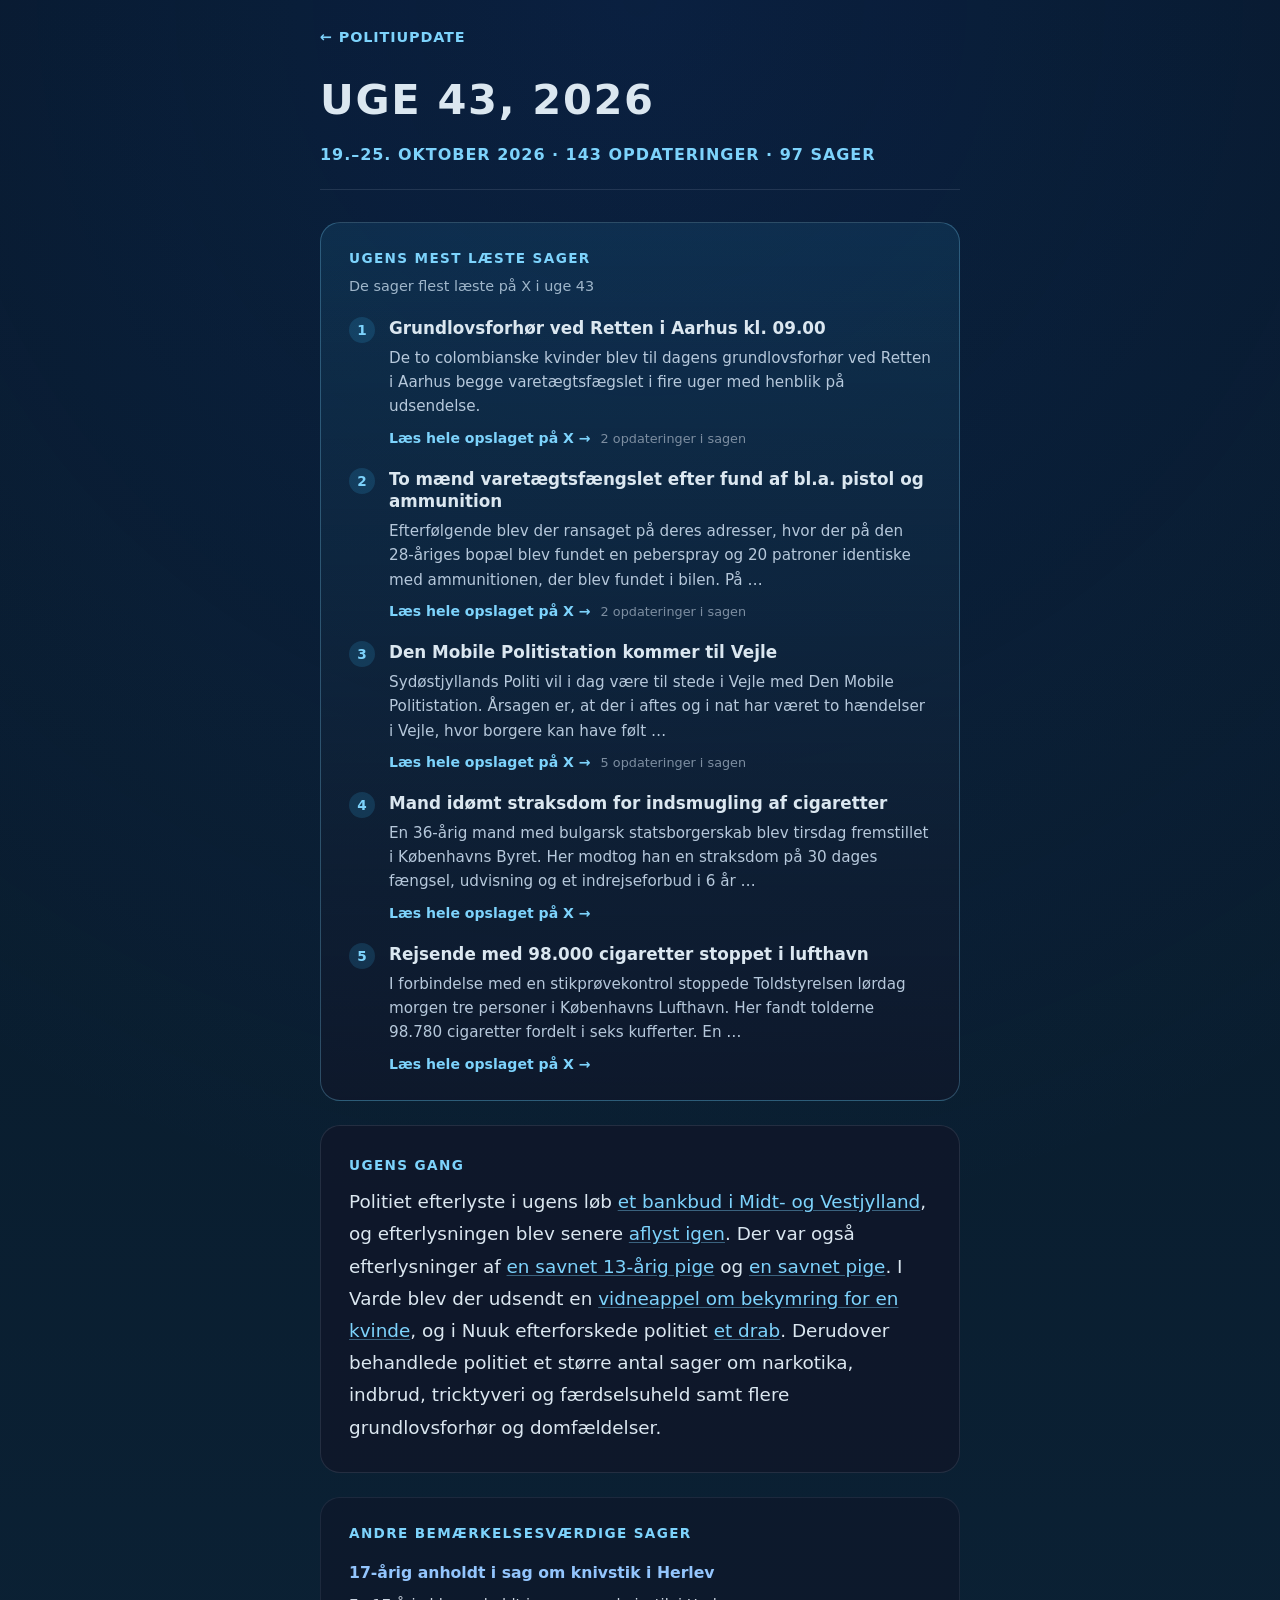
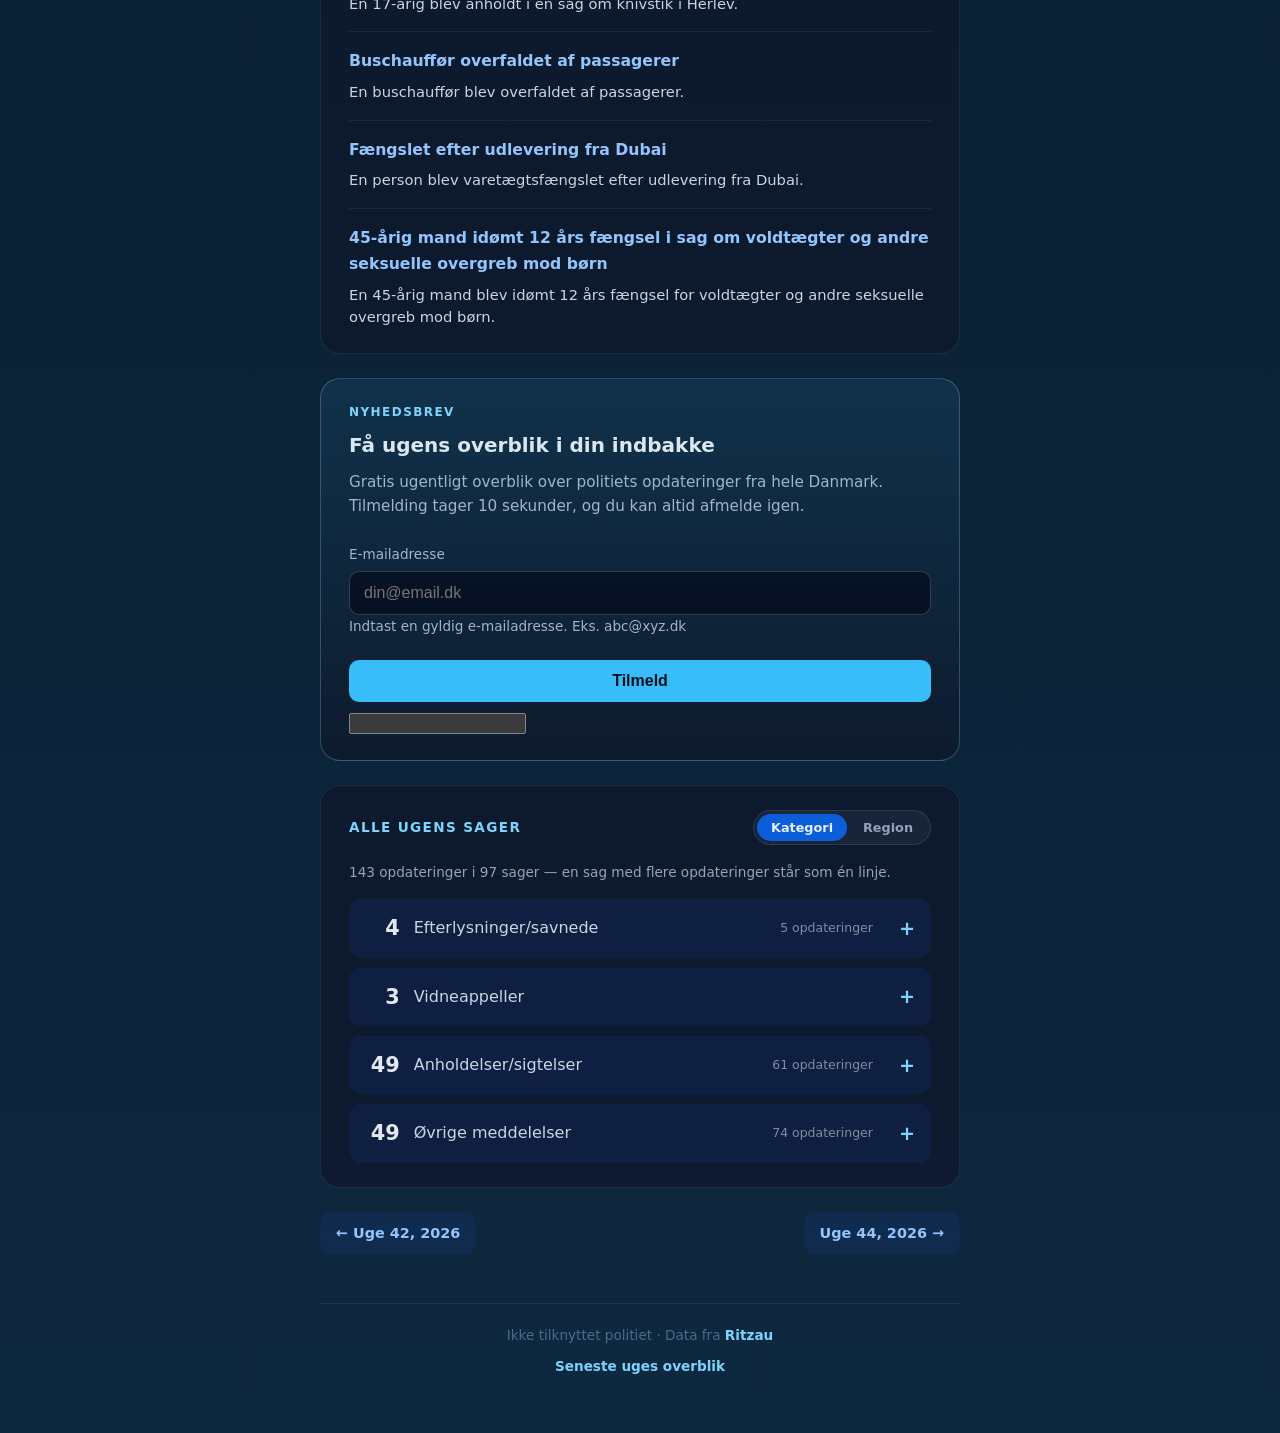
<file: website/uge/2026/43/index.html>
<!DOCTYPE html>
        <html lang="da">
        <head>
          <meta charset="UTF-8">
          <meta name="viewport" content="width=device-width, initial-scale=1.0">
          <title>Uge 43, 2026 — PolitiUpdate</title>
          <meta name="description" content="Ugens overblik over politiets opdateringer: 19.–25. oktober 2026 · 143 opdateringer · 97 sager — efterlysninger, anholdelser og øvrige sager fra hele Danmark.">
          <link rel="canonical" href="https://politiupdates.dk/uge/2026/43/">
          <meta property="og:type" content="article">
          <meta property="og:site_name" content="PolitiUpdate">
          <meta property="og:locale" content="da_DK">
          <meta property="og:title" content="Uge 43, 2026 — PolitiUpdate">
          <meta property="og:description" content="Ugens overblik over politiets opdateringer: 143 meddelelser fra hele Danmark.">
          <meta property="og:url" content="https://politiupdates.dk/uge/2026/43/">
          <meta property="og:image" content="https://politiupdates.dk/og-image.png">
          <meta property="og:image:width" content="1200">
          <meta property="og:image:height" content="630">
          <meta property="og:image:alt" content="PolitiUpdate — uge 43, 2026">
          <meta name="twitter:card" content="summary_large_image">
          <meta name="twitter:title" content="Uge 43, 2026 — PolitiUpdate">
          <meta name="twitter:description" content="Ugens overblik over politiets opdateringer: 143 meddelelser fra hele Danmark.">
          <meta name="twitter:image" content="https://politiupdates.dk/og-image.png">
          <link rel="icon" href="../../../favicon.svg" type="image/svg+xml">
          <link rel="stylesheet" href="../../../styles.css">
          <link rel="stylesheet" href="../../digest.css">
          <link rel="stylesheet" href="https://sibforms.com/forms/end-form/build/sib-styles.css">
        </head>
        <body>
          <div class="digest-shell">
            <header class="digest-header">
              <a class="back-link" href="../../../">PolitiUpdate</a>
              <h1>Uge 43, 2026</h1>
              <p class="digest-meta">19.–25. oktober 2026 · 143 opdateringer · 97 sager</p>
            </header>

            <main class="digest-main">
              <section class="digest-highlights">
                <h2>Ugens mest læste sager</h2>
                <p class="highlights-note">De sager flest læste på X i uge 43</p>
                <ol class="highlight-list">
                  <li class="highlight-card">
  <span class="highlight-rank">1</span>
  <div class="highlight-body">
    <h3><a href="https://x.com/PolitiUpdate/status/2113606971236712667" target="_blank" rel="noopener">Grundlovsforhør ved Retten i Aarhus kl. 09.00</a></h3>
    <p class="highlight-summary">De to colombianske kvinder blev til dagens grundlovsforhør ved Retten i Aarhus begge varetægtsfægslet i fire uger med henblik på udsendelse.</p>
    <p class="highlight-link"><a href="https://x.com/PolitiUpdate/status/2113606971236712667" target="_blank" rel="noopener">Læs hele opslaget på X &rarr;</a><span class="highlight-updates">2 opdateringer i sagen</span></p>
  </div>
</li>
                  <li class="highlight-card">
  <span class="highlight-rank">2</span>
  <div class="highlight-body">
    <h3><a href="https://x.com/PolitiUpdate/status/2112862397384052748" target="_blank" rel="noopener">To mænd varetægtsfængslet efter fund af bl.a. pistol og ammunition</a></h3>
    <p class="highlight-summary">Efterfølgende blev der ransaget på deres adresser, hvor der på den 28-åriges bopæl blev fundet en peberspray og 20 patroner identiske med ammunitionen, der blev fundet i bilen. På …</p>
    <p class="highlight-link"><a href="https://x.com/PolitiUpdate/status/2112862397384052748" target="_blank" rel="noopener">Læs hele opslaget på X &rarr;</a><span class="highlight-updates">2 opdateringer i sagen</span></p>
  </div>
</li>
                  <li class="highlight-card">
  <span class="highlight-rank">3</span>
  <div class="highlight-body">
    <h3><a href="https://x.com/PolitiUpdate/status/2113155107772858449" target="_blank" rel="noopener">Den Mobile Politistation kommer til Vejle</a></h3>
    <p class="highlight-summary">Sydøstjyllands Politi vil i dag være til stede i Vejle med Den Mobile Politistation. Årsagen er, at der i aftes og i nat har været to hændelser i Vejle, hvor borgere kan have følt …</p>
    <p class="highlight-link"><a href="https://x.com/PolitiUpdate/status/2113155107772858449" target="_blank" rel="noopener">Læs hele opslaget på X &rarr;</a><span class="highlight-updates">5 opdateringer i sagen</span></p>
  </div>
</li>
                  <li class="highlight-card">
  <span class="highlight-rank">4</span>
  <div class="highlight-body">
    <h3><a href="https://x.com/PolitiUpdate/status/2112868849586721083" target="_blank" rel="noopener">Mand idømt straksdom for indsmugling af cigaretter</a></h3>
    <p class="highlight-summary">En 36-årig mand med bulgarsk statsborgerskab blev tirsdag fremstillet i Københavns Byret. Her modtog han en straksdom på 30 dages fængsel, udvisning og et indrejseforbud i 6 år …</p>
    <p class="highlight-link"><a href="https://x.com/PolitiUpdate/status/2112868849586721083" target="_blank" rel="noopener">Læs hele opslaget på X &rarr;</a></p>
  </div>
</li>
                  <li class="highlight-card">
  <span class="highlight-rank">5</span>
  <div class="highlight-body">
    <h3><a href="https://x.com/PolitiUpdate/status/2112436551611506952" target="_blank" rel="noopener">Rejsende med 98.000 cigaretter stoppet i lufthavn</a></h3>
    <p class="highlight-summary">I forbindelse med en stikprøvekontrol stoppede Toldstyrelsen lørdag morgen tre personer i Københavns Lufthavn. Her fandt tolderne 98.780 cigaretter fordelt i seks kufferter. En …</p>
    <p class="highlight-link"><a href="https://x.com/PolitiUpdate/status/2112436551611506952" target="_blank" rel="noopener">Læs hele opslaget på X &rarr;</a></p>
  </div>
</li>
                </ol>
              </section>
              <article class="digest-narrative">
                <h2>Ugens gang</h2>
                <p>Politiet efterlyste i ugens løb <a href="https://x.com/PolitiUpdate/status/2113651957063942518" target="_blank" rel="noopener">et bankbud i Midt- og Vestjylland</a>, og efterlysningen blev senere <a href="https://x.com/PolitiUpdate/status/2113010182913753346" target="_blank" rel="noopener">aflyst igen</a>. Der var også efterlysninger af <a href="https://x.com/PolitiUpdate/status/2114115333091115456" target="_blank" rel="noopener">en savnet 13-årig pige</a> og <a href="https://x.com/PolitiUpdate/status/2114146956436295769" target="_blank" rel="noopener">en savnet pige</a>. I Varde blev der udsendt en <a href="https://x.com/PolitiUpdate/status/2112535133479989351" target="_blank" rel="noopener">vidneappel om bekymring for en kvinde</a>, og i Nuuk efterforskede politiet <a href="https://x.com/PolitiUpdate/status/2113190140353155583" target="_blank" rel="noopener">et drab</a>. Derudover behandlede politiet et større antal sager om narkotika, indbrud, tricktyveri og færdselsuheld samt flere grundlovsforhør og domfældelser.</p>
              </article>

              <section class="digest-notable">
                <h2>Andre bemærkelsesværdige sager</h2>
                <ul class="notable-list">
                  <li><a href="https://x.com/PolitiUpdate/status/2112828804100166132" target="_blank" rel="noopener">17-årig anholdt i sag om knivstik i Herlev</a><p>En 17-årig blev anholdt i en sag om knivstik i Herlev.</p></li>
<li><a href="https://x.com/PolitiUpdate/status/2113096746406686883" target="_blank" rel="noopener">Buschauffør overfaldet af passagerer</a><p>En buschauffør blev overfaldet af passagerer.</p></li>
<li><a href="https://x.com/PolitiUpdate/status/2113573169546342463" target="_blank" rel="noopener">Fængslet efter udlevering fra Dubai</a><p>En person blev varetægtsfængslet efter udlevering fra Dubai.</p></li>
<li><a href="https://x.com/PolitiUpdate/status/2112885382950031384" target="_blank" rel="noopener">45-årig mand idømt 12 års fængsel i sag om voldtægter og andre seksuelle overgreb mod børn</a><p>En 45-årig mand blev idømt 12 års fængsel for voldtægter og andre seksuelle overgreb mod børn.</p></li>
                </ul>
              </section>
              <section class="digest-signup">
                <p class="eyebrow">Nyhedsbrev</p>
                <h2>F&aring; ugens overblik i din indbakke</h2>
                <p class="digest-signup-copy">Gratis ugentligt overblik over politiets opdateringer fra hele Danmark. Tilmelding tager 10 sekunder, og du kan altid afmelde igen.</p>
              <div class="sib-form">
                <div id="sib-form-container" class="sib-form-container">
                  <div id="error-message" class="sib-form-message-panel" style="font-family:Helvetica, sans-serif; font-size:16px; text-align:left; color:#661d1d; background-color:#ffeded; border-color:#ff4949; border-radius:8px;">
                    <div class="sib-form-message-panel__text sib-form-message-panel__text--center">
                      <span class="sib-form-message-panel__inner-text">Din tilmelding kunne ikke gemmes. Prøv igen.</span>
                    </div>
                  </div>
                  <div id="success-message" class="sib-form-message-panel" style="font-family:Helvetica, sans-serif; font-size:16px; text-align:left; color:#085229; background-color:#e7faf0; border-color:#13ce66; border-radius:8px;">
                    <div class="sib-form-message-panel__text sib-form-message-panel__text--center">
                      <span class="sib-form-message-panel__inner-text">Din tilmelding er gennemført.</span>
                    </div>
                  </div>
                  <div id="sib-container" class="sib-container--large sib-container--vertical" style="direction:ltr">
                    <form id="sib-form" method="POST" action="https://2e5ae89a.sibforms.com/serve/[base64]" data-type="subscription">
                      <div style="padding: 8px 0;">
                        <div class="sib-input sib-form-block">
                          <div class="form__entry entry_block">
                            <div class="form__label-row">
                              <label class="entry__label" for="EMAIL" data-required="*">E-mailadresse</label>
                              <div class="entry__field">
                                <input class="input" type="text" id="EMAIL" name="EMAIL" autocomplete="off" value="" placeholder="din@email.dk" data-required="true" required />
                              </div>
                            </div>
                            <label class="entry__error entry__error--primary"></label>
                            <label class="entry__specification">Indtast en gyldig e-mailadresse. Eks. abc@xyz.dk</label>
                          </div>
                        </div>
                      </div>
                      <div style="padding: 8px 0;">
                        <div class="sib-form-block" style="text-align: left">
                          <button class="sib-form-block__button sib-form-block__button-with-loader" form="sib-form" type="submit">Tilmeld</button>
                        </div>
                      </div>
                      <input type="text" name="email_address_check" value="" class="input--hidden">
                      <input type="hidden" name="locale" value="en">
                    </form>
                  </div>
                </div>
              </div>
              </section>
              <section class="digest-breakdown" id="stats-section">
                <div class="stats-header">
                  <h2>Alle ugens sager</h2>
                  <div class="sort-toggle" role="group" aria-label="Sortér efter">
                    <button type="button" class="sort-btn active" data-sort="category">Kategori</button>
                    <button type="button" class="sort-btn" data-sort="region">Region</button>
                  </div>
                </div>
                <p class="breakdown-note">143 opdateringer i 97 sager — en sag med flere opdateringer står som én linje.</p>
                <div class="cat-list" data-panel="category">
                  <details class="cat-item">
  <summary><span class="cat-count">4</span><span class="cat-label">Efterlysninger/savnede</span><span class="cat-meta">5 opdateringer</span></summary>
  <ul class="cat-item-list">
    <li><a class="case-row" href="https://x.com/PolitiUpdate/status/2113010182913753346" target="_blank" rel="noopener"><span class="case-row-title">Aflysning af efterlysning</span><span class="row-arrow" aria-hidden="true">→</span></a></li>
<li><a class="case-row" href="https://x.com/PolitiUpdate/status/2114309974314873192" target="_blank" rel="noopener"><span class="case-row-title">Efterlysning af bankbud i Midt og Vestjylland</span><span class="row-meta">2 opdateringer</span><span class="row-arrow" aria-hidden="true">→</span></a></li>
<li><a class="case-row" href="https://x.com/PolitiUpdate/status/2114115333091115456" target="_blank" rel="noopener"><span class="case-row-title">Savnet 13-årig pige</span><span class="row-arrow" aria-hidden="true">→</span></a></li>
<li><a class="case-row" href="https://x.com/PolitiUpdate/status/2114146956436295769" target="_blank" rel="noopener"><span class="case-row-title">Savnet pige</span><span class="row-arrow" aria-hidden="true">→</span></a></li>
  </ul>
</details>
<details class="cat-item">
  <summary><span class="cat-count">3</span><span class="cat-label">Vidneappeller</span></summary>
  <ul class="cat-item-list">
    <li><a class="case-row" href="https://x.com/PolitiUpdate/status/2112535133479989351" target="_blank" rel="noopener"><span class="case-row-title">Bekymring for kvinde i Varde</span><span class="row-meta">2 opdateringer</span><span class="row-arrow" aria-hidden="true">→</span></a></li>
<li><a class="case-row" href="https://x.com/PolitiUpdate/status/2113190140353155583" target="_blank" rel="noopener"><span class="case-row-title">Drab i Nuuk</span><span class="row-arrow" aria-hidden="true">→</span></a></li>
<li><a class="case-row" href="https://x.com/PolitiUpdate/status/2113598747284480496" target="_blank" rel="noopener"><span class="case-row-title">Fængslet for vold mod flere ekskærester</span><span class="row-meta">2 opdateringer</span><span class="row-arrow" aria-hidden="true">→</span></a></li>
  </ul>
</details>
<details class="cat-item">
  <summary><span class="cat-count">49</span><span class="cat-label">Anholdelser/sigtelser</span><span class="cat-meta">61 opdateringer</span></summary>
  <ul class="cat-item-list">
    <li><a class="case-row" href="https://x.com/PolitiUpdate/status/2112068968597078331" target="_blank" rel="noopener"><span class="case-row-title">26-årig mand varetægtsfængslet for salg af narkotika</span><span class="row-arrow" aria-hidden="true">→</span></a></li>
<li><a class="case-row" href="https://x.com/PolitiUpdate/status/2112086850903179349" target="_blank" rel="noopener"><span class="case-row-title">Fremstilling i Aarhus kl. 10.00</span><span class="row-arrow" aria-hidden="true">→</span></a></li>
<li><a class="case-row" href="https://x.com/PolitiUpdate/status/2112114625991074279" target="_blank" rel="noopener"><span class="case-row-title">Tre mænd fængslet i sag fra Hvidovre om to kilo kokain</span><span class="row-arrow" aria-hidden="true">→</span></a></li>
<li><a class="case-row" href="https://x.com/PolitiUpdate/status/2112115666820243540" target="_blank" rel="noopener"><span class="case-row-title">Tre mænd fængslet i sag fra Hvidovre om to kilo kokain</span><span class="row-arrow" aria-hidden="true">→</span></a></li>
<li><a class="case-row" href="https://x.com/PolitiUpdate/status/2112134690278912400" target="_blank" rel="noopener"><span class="case-row-title">Grundlovsforhør ved Retten i Aarhus kl. 13.30</span><span class="row-arrow" aria-hidden="true">→</span></a></li>
<li><a class="case-row" href="https://x.com/PolitiUpdate/status/2112149095003660446" target="_blank" rel="noopener"><span class="case-row-title">41-årig idømt fængsel for indbrud i Horsens</span><span class="row-arrow" aria-hidden="true">→</span></a></li>
<li><a class="case-row" href="https://x.com/PolitiUpdate/status/2112167354230788313" target="_blank" rel="noopener"><span class="case-row-title">Grundlovsforhør ved Retten i Aarhus kl. 13.30</span><span class="row-arrow" aria-hidden="true">→</span></a></li>
<li><a class="case-row" href="https://x.com/PolitiUpdate/status/2112168914973241573" target="_blank" rel="noopener"><span class="case-row-title">Mand varetægtsfængslet for salg af narkotika</span><span class="row-arrow" aria-hidden="true">→</span></a></li>
<li><a class="case-row" href="https://x.com/PolitiUpdate/status/2112176122003943733" target="_blank" rel="noopener"><span class="case-row-title">Målrettet cykelkontrol</span><span class="row-arrow" aria-hidden="true">→</span></a></li>
<li><a class="case-row" href="https://x.com/PolitiUpdate/status/2112436551611506952" target="_blank" rel="noopener"><span class="case-row-title">Rejsende med 98.000 cigaretter stoppet i lufthavn</span><span class="row-arrow" aria-hidden="true">→</span></a></li>
<li><a class="case-row" href="https://x.com/PolitiUpdate/status/2112527370993426697" target="_blank" rel="noopener"><span class="case-row-title">Grundlovsforhør 13.00 Retten i Sønderborg</span><span class="row-meta">2 opdateringer</span><span class="row-arrow" aria-hidden="true">→</span></a></li>
<li><a class="case-row" href="https://x.com/PolitiUpdate/status/2112496993327288543" target="_blank" rel="noopener"><span class="case-row-title">To kvinder anholdt for tricktyveri i Indre By</span><span class="row-meta">2 opdateringer</span><span class="row-arrow" aria-hidden="true">→</span></a></li>
<li><a class="case-row" href="https://x.com/PolitiUpdate/status/2112515796694176027" target="_blank" rel="noopener"><span class="case-row-title">Patrulje fandt ca. 327g kokain ved ransagning</span><span class="row-arrow" aria-hidden="true">→</span></a></li>
<li><a class="case-row" href="https://x.com/PolitiUpdate/status/2112529183457103887" target="_blank" rel="noopener"><span class="case-row-title">fængselsstraf for indsmugling af 50 liter GBL (euforiserende stof)</span><span class="row-arrow" aria-hidden="true">→</span></a></li>
<li><a class="case-row" href="https://x.com/PolitiUpdate/status/2112533567553392799" target="_blank" rel="noopener"><span class="case-row-title">44-årig mand varetægtsfængslet</span><span class="row-arrow" aria-hidden="true">→</span></a></li>
<li><a class="case-row" href="https://x.com/PolitiUpdate/status/2112537723940819294" target="_blank" rel="noopener"><span class="case-row-title">25 årig mand dømt 6,5 års fængsel for narkokriminalitet ved en tilståelsessag</span><span class="row-arrow" aria-hidden="true">→</span></a></li>
<li><a class="case-row" href="https://x.com/PolitiUpdate/status/2112859793107120478" target="_blank" rel="noopener"><span class="case-row-title">Grundlovsforhør ved Retten i Randers kl. 10.30</span><span class="row-meta">2 opdateringer</span><span class="row-arrow" aria-hidden="true">→</span></a></li>
<li><a class="case-row" href="https://x.com/PolitiUpdate/status/2112860062687559749" target="_blank" rel="noopener"><span class="case-row-title">Grundlovsforhør ved Retten i Aarhus kl. 11.00</span><span class="row-meta">2 opdateringer</span><span class="row-arrow" aria-hidden="true">→</span></a></li>
<li><a class="case-row" href="https://x.com/PolitiUpdate/status/2112828804100166132" target="_blank" rel="noopener"><span class="case-row-title">17-årig anholdt i sag om knivstik i Herlev</span><span class="row-arrow" aria-hidden="true">→</span></a></li>
<li><a class="case-row" href="https://x.com/PolitiUpdate/status/2112833486352744711" target="_blank" rel="noopener"><span class="case-row-title">Tre personer fremstilles i grundlovsforhør i forbindelse med indbrud</span><span class="row-arrow" aria-hidden="true">→</span></a></li>
<li><a class="case-row" href="https://x.com/PolitiUpdate/status/2112856681986281877" target="_blank" rel="noopener"><span class="case-row-title">Grundlovsforhør ved Retten i Kolding kl. 13.00</span><span class="row-meta">2 opdateringer</span><span class="row-arrow" aria-hidden="true">→</span></a></li>
<li><a class="case-row" href="https://x.com/PolitiUpdate/status/2112862397384052748" target="_blank" rel="noopener"><span class="case-row-title">To mænd varetægtsfængslet efter fund af bl.a. pistol og ammunition</span><span class="row-meta">2 opdateringer</span><span class="row-arrow" aria-hidden="true">→</span></a></li>
<li><a class="case-row" href="https://x.com/PolitiUpdate/status/2112868849586721083" target="_blank" rel="noopener"><span class="case-row-title">Mand idømt straksdom for indsmugling af cigaretter</span><span class="row-arrow" aria-hidden="true">→</span></a></li>
<li><a class="case-row" href="https://x.com/PolitiUpdate/status/2112869124426899657" target="_blank" rel="noopener"><span class="case-row-title">40-årig mand idømt fire måneders fængsel for besiddelse af narkotika</span><span class="row-arrow" aria-hidden="true">→</span></a></li>
<li><a class="case-row" href="https://x.com/PolitiUpdate/status/2112883048769576965" target="_blank" rel="noopener"><span class="case-row-title">Færdselsuheld i det vestlige Aarhus - flere køretøjer involveret</span><span class="row-meta">2 opdateringer</span><span class="row-arrow" aria-hidden="true">→</span></a></li>
<li><a class="case-row" href="https://x.com/PolitiUpdate/status/2112931759474246114" target="_blank" rel="noopener"><span class="case-row-title">Fængslet i 2 uger</span><span class="row-arrow" aria-hidden="true">→</span></a></li>
<li><a class="case-row" href="https://x.com/PolitiUpdate/status/2113096746406686883" target="_blank" rel="noopener"><span class="case-row-title">Buschauffør overfaldet af passagerer</span><span class="row-arrow" aria-hidden="true">→</span></a></li>
<li><a class="case-row" href="https://x.com/PolitiUpdate/status/2113155382013280261" target="_blank" rel="noopener"><span class="case-row-title">Grundlovsforhør ved Retten i Aarhus kl. 9.00</span><span class="row-meta">2 opdateringer</span><span class="row-arrow" aria-hidden="true">→</span></a></li>
<li><a class="case-row" href="https://x.com/PolitiUpdate/status/2113225710160789887" target="_blank" rel="noopener"><span class="case-row-title">Grundlovsforhør ved Retten i Aarhus kl. 10.00</span><span class="row-meta">2 opdateringer</span><span class="row-arrow" aria-hidden="true">→</span></a></li>
<li><a class="case-row" href="https://x.com/PolitiUpdate/status/2113174699664621932" target="_blank" rel="noopener"><span class="case-row-title">Tre anholdt for groft overfald i Ringsted</span><span class="row-meta">2 opdateringer</span><span class="row-arrow" aria-hidden="true">→</span></a></li>
<li><a class="case-row" href="https://x.com/PolitiUpdate/status/2113176762918334889" target="_blank" rel="noopener"><span class="case-row-title">Grundlovsforhør 13.00 Retten i Sønderborg</span><span class="row-meta">2 opdateringer</span><span class="row-arrow" aria-hidden="true">→</span></a></li>
<li><a class="case-row" href="https://x.com/PolitiUpdate/status/2113199956786090283" target="_blank" rel="noopener"><span class="case-row-title">Indbrudstyve fængslet</span><span class="row-meta">2 opdateringer</span><span class="row-arrow" aria-hidden="true">→</span></a></li>
<li><a class="case-row" href="https://x.com/PolitiUpdate/status/2113214390401208719" target="_blank" rel="noopener"><span class="case-row-title">To mænd sigtet for lov om euforiserende stoffer</span><span class="row-arrow" aria-hidden="true">→</span></a></li>
<li><a class="case-row" href="https://x.com/PolitiUpdate/status/2113236546568830984" target="_blank" rel="noopener"><span class="case-row-title">Mand bosiddende på Udrejsecenter Kærshovedgård varetægtsfængslet for besiddelse af euforiserende stoffer</span><span class="row-arrow" aria-hidden="true">→</span></a></li>
<li><a class="case-row" href="https://x.com/PolitiUpdate/status/2113239901550620747" target="_blank" rel="noopener"><span class="case-row-title">Fængslet for pistolfund i Lille-Skensved</span><span class="row-arrow" aria-hidden="true">→</span></a></li>
<li><a class="case-row" href="https://x.com/PolitiUpdate/status/2113241190430822702" target="_blank" rel="noopener"><span class="case-row-title">42-årig mand er varetægtsfængslet i fire uger</span><span class="row-arrow" aria-hidden="true">→</span></a></li>
<li><a class="case-row" href="https://x.com/PolitiUpdate/status/2113247387682762818" target="_blank" rel="noopener"><span class="case-row-title">20-årig mand varetægtsfængslet i 4 uger</span><span class="row-arrow" aria-hidden="true">→</span></a></li>
<li><a class="case-row" href="https://x.com/PolitiUpdate/status/2113248433276674255" target="_blank" rel="noopener"><span class="case-row-title">48-årig mand varetægtsfængslet efter fund af større mængde amfetamin</span><span class="row-arrow" aria-hidden="true">→</span></a></li>
<li><a class="case-row" href="https://x.com/PolitiUpdate/status/2113337127870345549" target="_blank" rel="noopener"><span class="case-row-title">To personer er anholdt i Aabenraa</span><span class="row-arrow" aria-hidden="true">→</span></a></li>
<li><a class="case-row" href="https://x.com/PolitiUpdate/status/2113527561821249799" target="_blank" rel="noopener"><span class="case-row-title">Grundlovsforhør ved Retten i Aarhus kl. 09.00</span><span class="row-meta">2 opdateringer</span><span class="row-arrow" aria-hidden="true">→</span></a></li>
<li><a class="case-row" href="https://x.com/PolitiUpdate/status/2113587099102597618" target="_blank" rel="noopener"><span class="case-row-title">Grundlovsforhør ved Retten i Kolding kl. 10.00</span><span class="row-meta">2 opdateringer</span><span class="row-arrow" aria-hidden="true">→</span></a></li>
<li><a class="case-row" href="https://x.com/PolitiUpdate/status/2113566144292614304" target="_blank" rel="noopener"><span class="case-row-title">Mange kørte uden cykellygter på Nørrebro</span><span class="row-arrow" aria-hidden="true">→</span></a></li>
<li><a class="case-row" href="https://x.com/PolitiUpdate/status/2113571096159293468" target="_blank" rel="noopener"><span class="case-row-title">To personer tiltalt i drabssag fra Harlev J</span><span class="row-meta">3 opdateringer</span><span class="row-arrow" aria-hidden="true">→</span></a></li>
<li><a class="case-row" href="https://x.com/PolitiUpdate/status/2113573169546342463" target="_blank" rel="noopener"><span class="case-row-title">Fængslet efter udlevering fra Dubai</span><span class="row-arrow" aria-hidden="true">→</span></a></li>
<li><a class="case-row" href="https://x.com/PolitiUpdate/status/2113892223494578370" target="_blank" rel="noopener"><span class="case-row-title">Grundlovsforhør ved Retten i Kolding kl. 13.30</span><span class="row-meta">2 opdateringer</span><span class="row-arrow" aria-hidden="true">→</span></a></li>
<li><a class="case-row" href="https://x.com/PolitiUpdate/status/2113587887023464529" target="_blank" rel="noopener"><span class="case-row-title">Tilsyn på Christianshavn Torv førte til sigtelse</span><span class="row-arrow" aria-hidden="true">→</span></a></li>
<li><a class="case-row" href="https://x.com/PolitiUpdate/status/2113598482959511840" target="_blank" rel="noopener"><span class="case-row-title">Fængslet for vold mod flere ekskærester</span><span class="row-meta">2 opdateringer</span><span class="row-arrow" aria-hidden="true">→</span></a></li>
<li><a class="case-row" href="https://x.com/PolitiUpdate/status/2113946477257224289" target="_blank" rel="noopener"><span class="case-row-title">To mænd varetægtsfængslet i sag om kontaktbedragerier</span><span class="row-arrow" aria-hidden="true">→</span></a></li>
<li><a class="case-row" href="https://x.com/PolitiUpdate/status/2114329364389331244" target="_blank" rel="noopener"><span class="case-row-title">Grundlovsforhør ved Retten i Aarhus kl. 1230</span><span class="row-meta">2 opdateringer</span><span class="row-arrow" aria-hidden="true">→</span></a></li>
  </ul>
</details>
<details class="cat-item">
  <summary><span class="cat-count">49</span><span class="cat-label">Øvrige meddelelser</span><span class="cat-meta">74 opdateringer</span></summary>
  <ul class="cat-item-list">
    <li><a class="case-row" href="https://x.com/PolitiUpdate/status/2112019146011775351" target="_blank" rel="noopener"><span class="case-row-title">Mobiltelefonnettet er nede i det sydlige Sisimiut</span><span class="row-arrow" aria-hidden="true">→</span></a></li>
<li><a class="case-row" href="https://x.com/PolitiUpdate/status/2112049185864462670" target="_blank" rel="noopener"><span class="case-row-title">Mobiltelefonnettet er tilbage i det sydlige Sisimiut</span><span class="row-arrow" aria-hidden="true">→</span></a></li>
<li><a class="case-row" href="https://x.com/PolitiUpdate/status/2112066899999965397" target="_blank" rel="noopener"><span class="case-row-title">Statsbesøg kan påvirke trafikken i Indre By</span><span class="row-arrow" aria-hidden="true">→</span></a></li>
<li><a class="case-row" href="https://x.com/PolitiUpdate/status/2112080140847263927" target="_blank" rel="noopener"><span class="case-row-title">Grundlovsforhør ved Retten i Randers kl. 10.30</span><span class="row-arrow" aria-hidden="true">→</span></a></li>
<li><a class="case-row" href="https://x.com/PolitiUpdate/status/2112434728481804317" target="_blank" rel="noopener"><span class="case-row-title">Uheld Holstebromotorvejen</span><span class="row-meta">6 opdateringer</span><span class="row-arrow" aria-hidden="true">→</span></a></li>
<li><a class="case-row" href="https://x.com/PolitiUpdate/status/2112463531316760889" target="_blank" rel="noopener"><span class="case-row-title">Mand fundet livløs i vandet i Odder</span><span class="row-arrow" aria-hidden="true">→</span></a></li>
<li><a class="case-row" href="https://x.com/PolitiUpdate/status/2112484648723124446" target="_blank" rel="noopener"><span class="case-row-title">Mister kørekort efter høj fart på motorvej i Schweiz</span><span class="row-arrow" aria-hidden="true">→</span></a></li>
<li><a class="case-row" href="https://x.com/PolitiUpdate/status/2112526593340133669" target="_blank" rel="noopener"><span class="case-row-title">NUUK - AMMONIAKUDSLIP VED QEQERTANUT</span><span class="row-meta">3 opdateringer</span><span class="row-arrow" aria-hidden="true">→</span></a></li>
<li><a class="case-row" href="https://x.com/PolitiUpdate/status/2112506531510124706" target="_blank" rel="noopener"><span class="case-row-title">Vi øver os ved MCH i Herning</span><span class="row-arrow" aria-hidden="true">→</span></a></li>
<li><a class="case-row" href="https://x.com/PolitiUpdate/status/2112589180484337965" target="_blank" rel="noopener"><span class="case-row-title">Røg fra togbremser ved Københavns Hovedbanegård</span><span class="row-meta">2 opdateringer</span><span class="row-arrow" aria-hidden="true">→</span></a></li>
<li><a class="case-row" href="https://x.com/PolitiUpdate/status/2112583503095492635" target="_blank" rel="noopener"><span class="case-row-title">Bekymring for kvinde i Varde</span><span class="row-meta">2 opdateringer</span><span class="row-arrow" aria-hidden="true">→</span></a></li>
<li><a class="case-row" href="https://x.com/PolitiUpdate/status/2112832946193514826" target="_blank" rel="noopener"><span class="case-row-title">Brand i bygning i Aarhus C</span><span class="row-meta">3 opdateringer</span><span class="row-arrow" aria-hidden="true">→</span></a></li>
<li><a class="case-row" href="https://x.com/PolitiUpdate/status/2112778047703408902" target="_blank" rel="noopener"><span class="case-row-title">Færdselsuheld på Taulovmotorvejen</span><span class="row-arrow" aria-hidden="true">→</span></a></li>
<li><a class="case-row" href="https://x.com/PolitiUpdate/status/2112783967942570128" target="_blank" rel="noopener"><span class="case-row-title">Færdselsuheld Sønderjyske Motorvej</span><span class="row-arrow" aria-hidden="true">→</span></a></li>
<li><a class="case-row" href="https://x.com/PolitiUpdate/status/2112805070198960236" target="_blank" rel="noopener"><span class="case-row-title">Voldtægtsmand fik skærpet straf på fire års fængsel</span><span class="row-arrow" aria-hidden="true">→</span></a></li>
<li><a class="case-row" href="https://x.com/PolitiUpdate/status/2112826728192282919" target="_blank" rel="noopener"><span class="case-row-title">Færdselsuheld på motorvejen ved Kolding Ø</span><span class="row-meta">2 opdateringer</span><span class="row-arrow" aria-hidden="true">→</span></a></li>
<li><a class="case-row" href="https://x.com/PolitiUpdate/status/2112840951156900015" target="_blank" rel="noopener"><span class="case-row-title">24-årig bosnisk mand idømt 1 års fængsel for besiddelse  af 50 kg hash med henblik på videreoverdragelse</span><span class="row-arrow" aria-hidden="true">→</span></a></li>
<li><a class="case-row" href="https://x.com/PolitiUpdate/status/2112857723050373397" target="_blank" rel="noopener"><span class="case-row-title">Grundlovsforhør ved Retten i Kolding kl. 13.00</span><span class="row-meta">2 opdateringer</span><span class="row-arrow" aria-hidden="true">→</span></a></li>
<li><a class="case-row" href="https://x.com/PolitiUpdate/status/2112870697437688026" target="_blank" rel="noopener"><span class="case-row-title">Færdselsuheld i det vestlige Aarhus - flere køretøjer involveret</span><span class="row-meta">2 opdateringer</span><span class="row-arrow" aria-hidden="true">→</span></a></li>
<li><a class="case-row" href="https://x.com/PolitiUpdate/status/2112885382950031384" target="_blank" rel="noopener"><span class="case-row-title">45-årig mand idømt 12 års fængsel i sag om voldtægter og andre seksuelle overgreb mod børn</span><span class="row-arrow" aria-hidden="true">→</span></a></li>
<li><a class="case-row" href="https://x.com/PolitiUpdate/status/2112921447937331388" target="_blank" rel="noopener"><span class="case-row-title">Grundlovsforhør ved Retten i Kolding kl. 13.30</span><span class="row-arrow" aria-hidden="true">→</span></a></li>
<li><a class="case-row" href="https://x.com/PolitiUpdate/status/2113155107772858449" target="_blank" rel="noopener"><span class="case-row-title">Den Mobile Politistation kommer til Vejle</span><span class="row-meta">5 opdateringer</span><span class="row-arrow" aria-hidden="true">→</span></a></li>
<li><a class="case-row" href="https://x.com/PolitiUpdate/status/2113214115032502448" target="_blank" rel="noopener"><span class="case-row-title">Varsling - Bygningsbrand I Haderslev</span><span class="row-meta">2 opdateringer</span><span class="row-arrow" aria-hidden="true">→</span></a></li>
<li><a class="case-row" href="https://x.com/PolitiUpdate/status/2113219011039428642" target="_blank" rel="noopener"><span class="case-row-title">Straksdom til 46-årig odenseaner</span><span class="row-arrow" aria-hidden="true">→</span></a></li>
<li><a class="case-row" href="https://x.com/PolitiUpdate/status/2113224412325646338" target="_blank" rel="noopener"><span class="case-row-title">Grundlovsforhør ved Retten i Aarhus kl. 9.00</span><span class="row-meta">2 opdateringer</span><span class="row-arrow" aria-hidden="true">→</span></a></li>
<li><a class="case-row" href="https://x.com/PolitiUpdate/status/2113229570833109184" target="_blank" rel="noopener"><span class="case-row-title">Alvorligt færdselsuheld</span><span class="row-arrow" aria-hidden="true">→</span></a></li>
<li><a class="case-row" href="https://x.com/PolitiUpdate/status/2113229849582358899" target="_blank" rel="noopener"><span class="case-row-title">TukTuk konfiskeret efter vanvidspromille</span><span class="row-arrow" aria-hidden="true">→</span></a></li>
<li><a class="case-row" href="https://x.com/PolitiUpdate/status/2113244286758314130" target="_blank" rel="noopener"><span class="case-row-title">Færdseluheld, Aulum fortsat</span><span class="row-meta">3 opdateringer</span><span class="row-arrow" aria-hidden="true">→</span></a></li>
<li><a class="case-row" href="https://x.com/PolitiUpdate/status/2113250751560769999" target="_blank" rel="noopener"><span class="case-row-title">27-årig kvinde idømt 1 års fængsel for røveri og vold</span><span class="row-arrow" aria-hidden="true">→</span></a></li>
<li><a class="case-row" href="https://x.com/PolitiUpdate/status/2113282607756746800" target="_blank" rel="noopener"><span class="case-row-title">To mænd dømt for at have deltaget i videreførelsen af Bandidos MC</span><span class="row-arrow" aria-hidden="true">→</span></a></li>
<li><a class="case-row" href="https://x.com/PolitiUpdate/status/2113359233404264707" target="_blank" rel="noopener"><span class="case-row-title">Vi undersøger mistænkeligt forhold i Karup</span><span class="row-meta">2 opdateringer</span><span class="row-arrow" aria-hidden="true">→</span></a></li>
<li><a class="case-row" href="https://x.com/PolitiUpdate/status/2113318609972076669" target="_blank" rel="noopener"><span class="case-row-title">Politiet undersøger mistænkeligt forhold i Aabenraa</span><span class="row-arrow" aria-hidden="true">→</span></a></li>
<li><a class="case-row" href="https://x.com/PolitiUpdate/status/2113356400797884800" target="_blank" rel="noopener"><span class="case-row-title">Politiet undersøger dødsfald</span><span class="row-meta">2 opdateringer</span><span class="row-arrow" aria-hidden="true">→</span></a></li>
<li><a class="case-row" href="https://x.com/PolitiUpdate/status/2113515487976190014" target="_blank" rel="noopener"><span class="case-row-title">Røgudvikling fra bygning i Nexø</span><span class="row-arrow" aria-hidden="true">→</span></a></li>
<li><a class="case-row" href="https://x.com/PolitiUpdate/status/2113569015717310784" target="_blank" rel="noopener"><span class="case-row-title">To personer tiltalt i drabssag fra Harlev J</span><span class="row-meta">3 opdateringer</span><span class="row-arrow" aria-hidden="true">→</span></a></li>
<li><a class="case-row" href="https://x.com/PolitiUpdate/status/2113577840826568766" target="_blank" rel="noopener"><span class="case-row-title">Dømt for at torpedere betalingsanlæg ved Øresundsbroen</span><span class="row-arrow" aria-hidden="true">→</span></a></li>
<li><a class="case-row" href="https://x.com/PolitiUpdate/status/2113589438039343330" target="_blank" rel="noopener"><span class="case-row-title">Tunneløvelse natten mellem lørdag og søndag</span><span class="row-arrow" aria-hidden="true">→</span></a></li>
<li><a class="case-row" href="https://x.com/PolitiUpdate/status/2113593063440605382" target="_blank" rel="noopener"><span class="case-row-title">Tre personer er idømt fængsel for bedrageri ved Retten i Odense</span><span class="row-arrow" aria-hidden="true">→</span></a></li>
<li><a class="case-row" href="https://x.com/PolitiUpdate/status/2113609292930805766" target="_blank" rel="noopener"><span class="case-row-title">Færdselsuheld i kryds i Rønne</span><span class="row-meta">2 opdateringer</span><span class="row-arrow" aria-hidden="true">→</span></a></li>
<li><a class="case-row" href="https://x.com/PolitiUpdate/status/2113606971236712667" target="_blank" rel="noopener"><span class="case-row-title">Grundlovsforhør ved Retten i Aarhus kl. 09.00</span><span class="row-meta">2 opdateringer</span><span class="row-arrow" aria-hidden="true">→</span></a></li>
<li><a class="case-row" href="https://x.com/PolitiUpdate/status/2113614435126493346" target="_blank" rel="noopener"><span class="case-row-title">Østre Landsret stadfæster dom for coronasvindel og hvidvask i sag om vekselbureau</span><span class="row-arrow" aria-hidden="true">→</span></a></li>
<li><a class="case-row" href="https://x.com/PolitiUpdate/status/2113689759377916086" target="_blank" rel="noopener"><span class="case-row-title">Færdselsuheld mellem Nørre Nebel og Outrup</span><span class="row-meta">2 opdateringer</span><span class="row-arrow" aria-hidden="true">→</span></a></li>
<li><a class="case-row" href="https://x.com/PolitiUpdate/status/2113899933166416161" target="_blank" rel="noopener"><span class="case-row-title">Brand i Årøsund</span><span class="row-meta">2 opdateringer</span><span class="row-arrow" aria-hidden="true">→</span></a></li>
<li><a class="case-row" href="https://x.com/PolitiUpdate/status/2113723708347166978" target="_blank" rel="noopener"><span class="case-row-title">Brand i Container</span><span class="row-arrow" aria-hidden="true">→</span></a></li>
<li><a class="case-row" href="https://x.com/PolitiUpdate/status/2113970663405093211" target="_blank" rel="noopener"><span class="case-row-title">Grundlovsforhør ved Retten i Aarhus kl. 13.00</span><span class="row-meta">2 opdateringer</span><span class="row-arrow" aria-hidden="true">→</span></a></li>
<li><a class="case-row" href="https://x.com/PolitiUpdate/status/2113963982814146920" target="_blank" rel="noopener"><span class="case-row-title">Stor beredskabsøvelse i Nuuk Lufthavn søndag den 25. oktober</span><span class="row-meta">2 opdateringer</span><span class="row-arrow" aria-hidden="true">→</span></a></li>
<li><a class="case-row" href="https://x.com/PolitiUpdate/status/2114234321871700410" target="_blank" rel="noopener"><span class="case-row-title">Kør forsigtigt! Fyns Politi modtager mange anmeldelser om væltede træer og vand på kørebanen</span><span class="row-arrow" aria-hidden="true">→</span></a></li>
<li><a class="case-row" href="https://x.com/PolitiUpdate/status/2114338998198169785" target="_blank" rel="noopener"><span class="case-row-title">Grundlovsforhør ved Retten i Aarhus kl. 1230</span><span class="row-meta">2 opdateringer</span><span class="row-arrow" aria-hidden="true">→</span></a></li>
<li><a class="case-row" href="https://x.com/PolitiUpdate/status/2114378827095040461" target="_blank" rel="noopener"><span class="case-row-title">Forhøjet vandstand på vestkysten</span><span class="row-arrow" aria-hidden="true">→</span></a></li>
  </ul>
</details>
                </div>
                <div class="cat-list" data-panel="region" hidden>
                  <details class="cat-item">
  <summary><span class="cat-count">2</span><span class="cat-label">Bornholm</span><span class="cat-meta">3 opdateringer</span></summary>
  <ul class="cat-item-list">
    <li><a class="case-row" href="https://x.com/PolitiUpdate/status/2113515487976190014" target="_blank" rel="noopener"><span class="case-row-title">Røgudvikling fra bygning i Nexø</span><span class="row-arrow" aria-hidden="true">→</span></a></li>
<li><a class="case-row" href="https://x.com/PolitiUpdate/status/2113609292930805766" target="_blank" rel="noopener"><span class="case-row-title">Færdselsuheld i kryds i Rønne</span><span class="row-meta">2 opdateringer</span><span class="row-arrow" aria-hidden="true">→</span></a></li>
  </ul>
</details>
<details class="cat-item">
  <summary><span class="cat-count">4</span><span class="cat-label">Fyn</span></summary>
  <ul class="cat-item-list">
    <li><a class="case-row" href="https://x.com/PolitiUpdate/status/2112833486352744711" target="_blank" rel="noopener"><span class="case-row-title">Tre personer fremstilles i grundlovsforhør i forbindelse med indbrud</span><span class="row-arrow" aria-hidden="true">→</span></a></li>
<li><a class="case-row" href="https://x.com/PolitiUpdate/status/2113247387682762818" target="_blank" rel="noopener"><span class="case-row-title">20-årig mand varetægtsfængslet i 4 uger</span><span class="row-arrow" aria-hidden="true">→</span></a></li>
<li><a class="case-row" href="https://x.com/PolitiUpdate/status/2113593063440605382" target="_blank" rel="noopener"><span class="case-row-title">Tre personer er idømt fængsel for bedrageri ved Retten i Odense</span><span class="row-arrow" aria-hidden="true">→</span></a></li>
<li><a class="case-row" href="https://x.com/PolitiUpdate/status/2114234321871700410" target="_blank" rel="noopener"><span class="case-row-title">Kør forsigtigt! Fyns Politi modtager mange anmeldelser om væltede træer og vand på kørebanen</span><span class="row-arrow" aria-hidden="true">→</span></a></li>
  </ul>
</details>
<details class="cat-item">
  <summary><span class="cat-count">5</span><span class="cat-label">Grønlands</span><span class="cat-meta">8 opdateringer</span></summary>
  <ul class="cat-item-list">
    <li><a class="case-row" href="https://x.com/PolitiUpdate/status/2113190140353155583" target="_blank" rel="noopener"><span class="case-row-title">Drab i Nuuk</span><span class="row-arrow" aria-hidden="true">→</span></a></li>
<li><a class="case-row" href="https://x.com/PolitiUpdate/status/2112019146011775351" target="_blank" rel="noopener"><span class="case-row-title">Mobiltelefonnettet er nede i det sydlige Sisimiut</span><span class="row-arrow" aria-hidden="true">→</span></a></li>
<li><a class="case-row" href="https://x.com/PolitiUpdate/status/2112049185864462670" target="_blank" rel="noopener"><span class="case-row-title">Mobiltelefonnettet er tilbage i det sydlige Sisimiut</span><span class="row-arrow" aria-hidden="true">→</span></a></li>
<li><a class="case-row" href="https://x.com/PolitiUpdate/status/2112526593340133669" target="_blank" rel="noopener"><span class="case-row-title">NUUK - AMMONIAKUDSLIP VED QEQERTANUT</span><span class="row-meta">3 opdateringer</span><span class="row-arrow" aria-hidden="true">→</span></a></li>
<li><a class="case-row" href="https://x.com/PolitiUpdate/status/2113963982814146920" target="_blank" rel="noopener"><span class="case-row-title">Stor beredskabsøvelse i Nuuk Lufthavn søndag den 25. oktober</span><span class="row-meta">2 opdateringer</span><span class="row-arrow" aria-hidden="true">→</span></a></li>
  </ul>
</details>
<details class="cat-item">
  <summary><span class="cat-count">6</span><span class="cat-label">Kbh Vestegn</span><span class="cat-meta">7 opdateringer</span></summary>
  <ul class="cat-item-list">
    <li><a class="case-row" href="https://x.com/PolitiUpdate/status/2113598482959511840" target="_blank" rel="noopener"><span class="case-row-title">Fængslet for vold mod flere ekskærester</span><span class="row-meta">2 opdateringer</span><span class="row-arrow" aria-hidden="true">→</span></a></li>
<li><a class="case-row" href="https://x.com/PolitiUpdate/status/2112114625991074279" target="_blank" rel="noopener"><span class="case-row-title">Tre mænd fængslet i sag fra Hvidovre om to kilo kokain</span><span class="row-arrow" aria-hidden="true">→</span></a></li>
<li><a class="case-row" href="https://x.com/PolitiUpdate/status/2112115666820243540" target="_blank" rel="noopener"><span class="case-row-title">Tre mænd fængslet i sag fra Hvidovre om to kilo kokain</span><span class="row-arrow" aria-hidden="true">→</span></a></li>
<li><a class="case-row" href="https://x.com/PolitiUpdate/status/2112828804100166132" target="_blank" rel="noopener"><span class="case-row-title">17-årig anholdt i sag om knivstik i Herlev</span><span class="row-arrow" aria-hidden="true">→</span></a></li>
<li><a class="case-row" href="https://x.com/PolitiUpdate/status/2112931759474246114" target="_blank" rel="noopener"><span class="case-row-title">Fængslet i 2 uger</span><span class="row-arrow" aria-hidden="true">→</span></a></li>
<li><a class="case-row" href="https://x.com/PolitiUpdate/status/2112805070198960236" target="_blank" rel="noopener"><span class="case-row-title">Voldtægtsmand fik skærpet straf på fire års fængsel</span><span class="row-arrow" aria-hidden="true">→</span></a></li>
  </ul>
</details>
<details class="cat-item">
  <summary><span class="cat-count">13</span><span class="cat-label">København</span><span class="cat-meta">16 opdateringer</span></summary>
  <ul class="cat-item-list">
    <li><a class="case-row" href="https://x.com/PolitiUpdate/status/2113010182913753346" target="_blank" rel="noopener"><span class="case-row-title">Aflysning af efterlysning</span><span class="row-arrow" aria-hidden="true">→</span></a></li>
<li><a class="case-row" href="https://x.com/PolitiUpdate/status/2112168914973241573" target="_blank" rel="noopener"><span class="case-row-title">Mand varetægtsfængslet for salg af narkotika</span><span class="row-arrow" aria-hidden="true">→</span></a></li>
<li><a class="case-row" href="https://x.com/PolitiUpdate/status/2112176122003943733" target="_blank" rel="noopener"><span class="case-row-title">Målrettet cykelkontrol</span><span class="row-arrow" aria-hidden="true">→</span></a></li>
<li><a class="case-row" href="https://x.com/PolitiUpdate/status/2112436551611506952" target="_blank" rel="noopener"><span class="case-row-title">Rejsende med 98.000 cigaretter stoppet i lufthavn</span><span class="row-arrow" aria-hidden="true">→</span></a></li>
<li><a class="case-row" href="https://x.com/PolitiUpdate/status/2112496993327288543" target="_blank" rel="noopener"><span class="case-row-title">To kvinder anholdt for tricktyveri i Indre By</span><span class="row-meta">2 opdateringer</span><span class="row-arrow" aria-hidden="true">→</span></a></li>
<li><a class="case-row" href="https://x.com/PolitiUpdate/status/2112515796694176027" target="_blank" rel="noopener"><span class="case-row-title">Patrulje fandt ca. 327g kokain ved ransagning</span><span class="row-arrow" aria-hidden="true">→</span></a></li>
<li><a class="case-row" href="https://x.com/PolitiUpdate/status/2112862397384052748" target="_blank" rel="noopener"><span class="case-row-title">To mænd varetægtsfængslet efter fund af bl.a. pistol og ammunition</span><span class="row-meta">2 opdateringer</span><span class="row-arrow" aria-hidden="true">→</span></a></li>
<li><a class="case-row" href="https://x.com/PolitiUpdate/status/2112868849586721083" target="_blank" rel="noopener"><span class="case-row-title">Mand idømt straksdom for indsmugling af cigaretter</span><span class="row-arrow" aria-hidden="true">→</span></a></li>
<li><a class="case-row" href="https://x.com/PolitiUpdate/status/2113214390401208719" target="_blank" rel="noopener"><span class="case-row-title">To mænd sigtet for lov om euforiserende stoffer</span><span class="row-arrow" aria-hidden="true">→</span></a></li>
<li><a class="case-row" href="https://x.com/PolitiUpdate/status/2113566144292614304" target="_blank" rel="noopener"><span class="case-row-title">Mange kørte uden cykellygter på Nørrebro</span><span class="row-arrow" aria-hidden="true">→</span></a></li>
<li><a class="case-row" href="https://x.com/PolitiUpdate/status/2113587887023464529" target="_blank" rel="noopener"><span class="case-row-title">Tilsyn på Christianshavn Torv førte til sigtelse</span><span class="row-arrow" aria-hidden="true">→</span></a></li>
<li><a class="case-row" href="https://x.com/PolitiUpdate/status/2112066899999965397" target="_blank" rel="noopener"><span class="case-row-title">Statsbesøg kan påvirke trafikken i Indre By</span><span class="row-arrow" aria-hidden="true">→</span></a></li>
<li><a class="case-row" href="https://x.com/PolitiUpdate/status/2112589180484337965" target="_blank" rel="noopener"><span class="case-row-title">Røg fra togbremser ved Københavns Hovedbanegård</span><span class="row-meta">2 opdateringer</span><span class="row-arrow" aria-hidden="true">→</span></a></li>
  </ul>
</details>
<details class="cat-item">
  <summary><span class="cat-count">9</span><span class="cat-label">Midt/Vestjylland</span><span class="cat-meta">18 opdateringer</span></summary>
  <ul class="cat-item-list">
    <li><a class="case-row" href="https://x.com/PolitiUpdate/status/2114309974314873192" target="_blank" rel="noopener"><span class="case-row-title">Efterlysning af bankbud i Midt og Vestjylland</span><span class="row-meta">2 opdateringer</span><span class="row-arrow" aria-hidden="true">→</span></a></li>
<li><a class="case-row" href="https://x.com/PolitiUpdate/status/2113236546568830984" target="_blank" rel="noopener"><span class="case-row-title">Mand bosiddende på Udrejsecenter Kærshovedgård varetægtsfængslet for besiddelse af euforiserende stoffer</span><span class="row-arrow" aria-hidden="true">→</span></a></li>
<li><a class="case-row" href="https://x.com/PolitiUpdate/status/2112434728481804317" target="_blank" rel="noopener"><span class="case-row-title">Uheld Holstebromotorvejen</span><span class="row-meta">6 opdateringer</span><span class="row-arrow" aria-hidden="true">→</span></a></li>
<li><a class="case-row" href="https://x.com/PolitiUpdate/status/2112506531510124706" target="_blank" rel="noopener"><span class="case-row-title">Vi øver os ved MCH i Herning</span><span class="row-arrow" aria-hidden="true">→</span></a></li>
<li><a class="case-row" href="https://x.com/PolitiUpdate/status/2112840951156900015" target="_blank" rel="noopener"><span class="case-row-title">24-årig bosnisk mand idømt 1 års fængsel for besiddelse  af 50 kg hash med henblik på videreoverdragelse</span><span class="row-arrow" aria-hidden="true">→</span></a></li>
<li><a class="case-row" href="https://x.com/PolitiUpdate/status/2113229570833109184" target="_blank" rel="noopener"><span class="case-row-title">Alvorligt færdselsuheld</span><span class="row-arrow" aria-hidden="true">→</span></a></li>
<li><a class="case-row" href="https://x.com/PolitiUpdate/status/2113244286758314130" target="_blank" rel="noopener"><span class="case-row-title">Færdseluheld, Aulum fortsat</span><span class="row-meta">3 opdateringer</span><span class="row-arrow" aria-hidden="true">→</span></a></li>
<li><a class="case-row" href="https://x.com/PolitiUpdate/status/2113250751560769999" target="_blank" rel="noopener"><span class="case-row-title">27-årig kvinde idømt 1 års fængsel for røveri og vold</span><span class="row-arrow" aria-hidden="true">→</span></a></li>
<li><a class="case-row" href="https://x.com/PolitiUpdate/status/2113359233404264707" target="_blank" rel="noopener"><span class="case-row-title">Vi undersøger mistænkeligt forhold i Karup</span><span class="row-meta">2 opdateringer</span><span class="row-arrow" aria-hidden="true">→</span></a></li>
  </ul>
</details>
<details class="cat-item">
  <summary><span class="cat-count">7</span><span class="cat-label">Midt/Vestsjælland</span><span class="cat-meta">8 opdateringer</span></summary>
  <ul class="cat-item-list">
    <li><a class="case-row" href="https://x.com/PolitiUpdate/status/2113174699664621932" target="_blank" rel="noopener"><span class="case-row-title">Tre anholdt for groft overfald i Ringsted</span><span class="row-meta">2 opdateringer</span><span class="row-arrow" aria-hidden="true">→</span></a></li>
<li><a class="case-row" href="https://x.com/PolitiUpdate/status/2113239901550620747" target="_blank" rel="noopener"><span class="case-row-title">Fængslet for pistolfund i Lille-Skensved</span><span class="row-arrow" aria-hidden="true">→</span></a></li>
<li><a class="case-row" href="https://x.com/PolitiUpdate/status/2113573169546342463" target="_blank" rel="noopener"><span class="case-row-title">Fængslet efter udlevering fra Dubai</span><span class="row-arrow" aria-hidden="true">→</span></a></li>
<li><a class="case-row" href="https://x.com/PolitiUpdate/status/2113946477257224289" target="_blank" rel="noopener"><span class="case-row-title">To mænd varetægtsfængslet i sag om kontaktbedragerier</span><span class="row-arrow" aria-hidden="true">→</span></a></li>
<li><a class="case-row" href="https://x.com/PolitiUpdate/status/2112484648723124446" target="_blank" rel="noopener"><span class="case-row-title">Mister kørekort efter høj fart på motorvej i Schweiz</span><span class="row-arrow" aria-hidden="true">→</span></a></li>
<li><a class="case-row" href="https://x.com/PolitiUpdate/status/2113229849582358899" target="_blank" rel="noopener"><span class="case-row-title">TukTuk konfiskeret efter vanvidspromille</span><span class="row-arrow" aria-hidden="true">→</span></a></li>
<li><a class="case-row" href="https://x.com/PolitiUpdate/status/2113577840826568766" target="_blank" rel="noopener"><span class="case-row-title">Dømt for at torpedere betalingsanlæg ved Øresundsbroen</span><span class="row-arrow" aria-hidden="true">→</span></a></li>
  </ul>
</details>
<details class="cat-item">
  <summary><span class="cat-count">1</span><span class="cat-label">NSK</span></summary>
  <ul class="cat-item-list">
    <li><a class="case-row" href="https://x.com/PolitiUpdate/status/2113219011039428642" target="_blank" rel="noopener"><span class="case-row-title">Straksdom til 46-årig odenseaner</span><span class="row-arrow" aria-hidden="true">→</span></a></li>
  </ul>
</details>
<details class="cat-item">
  <summary><span class="cat-count">1</span><span class="cat-label">Nordjylland</span></summary>
  <ul class="cat-item-list">
    <li><a class="case-row" href="https://x.com/PolitiUpdate/status/2113282607756746800" target="_blank" rel="noopener"><span class="case-row-title">To mænd dømt for at have deltaget i videreførelsen af Bandidos MC</span><span class="row-arrow" aria-hidden="true">→</span></a></li>
  </ul>
</details>
<details class="cat-item">
  <summary><span class="cat-count">2</span><span class="cat-label">Nordsjælland</span><span class="cat-meta">3 opdateringer</span></summary>
  <ul class="cat-item-list">
    <li><a class="case-row" href="https://x.com/PolitiUpdate/status/2113199956786090283" target="_blank" rel="noopener"><span class="case-row-title">Indbrudstyve fængslet</span><span class="row-meta">2 opdateringer</span><span class="row-arrow" aria-hidden="true">→</span></a></li>
<li><a class="case-row" href="https://x.com/PolitiUpdate/status/2112885382950031384" target="_blank" rel="noopener"><span class="case-row-title">45-årig mand idømt 12 års fængsel i sag om voldtægter og andre seksuelle overgreb mod børn</span><span class="row-arrow" aria-hidden="true">→</span></a></li>
  </ul>
</details>
<details class="cat-item">
  <summary><span class="cat-count">1</span><span class="cat-label">Statsadvokaten</span></summary>
  <ul class="cat-item-list">
    <li><a class="case-row" href="https://x.com/PolitiUpdate/status/2113614435126493346" target="_blank" rel="noopener"><span class="case-row-title">Østre Landsret stadfæster dom for coronasvindel og hvidvask i sag om vekselbureau</span><span class="row-arrow" aria-hidden="true">→</span></a></li>
  </ul>
</details>
<details class="cat-item">
  <summary><span class="cat-count">13</span><span class="cat-label">Sydjylland</span><span class="cat-meta">20 opdateringer</span></summary>
  <ul class="cat-item-list">
    <li><a class="case-row" href="https://x.com/PolitiUpdate/status/2112583503095492635" target="_blank" rel="noopener"><span class="case-row-title">Bekymring for kvinde i Varde</span><span class="row-meta">2 opdateringer</span><span class="row-arrow" aria-hidden="true">→</span></a></li>
<li><a class="case-row" href="https://x.com/PolitiUpdate/status/2112527370993426697" target="_blank" rel="noopener"><span class="case-row-title">Grundlovsforhør 13.00 Retten i Sønderborg</span><span class="row-meta">2 opdateringer</span><span class="row-arrow" aria-hidden="true">→</span></a></li>
<li><a class="case-row" href="https://x.com/PolitiUpdate/status/2112533567553392799" target="_blank" rel="noopener"><span class="case-row-title">44-årig mand varetægtsfængslet</span><span class="row-arrow" aria-hidden="true">→</span></a></li>
<li><a class="case-row" href="https://x.com/PolitiUpdate/status/2113176762918334889" target="_blank" rel="noopener"><span class="case-row-title">Grundlovsforhør 13.00 Retten i Sønderborg</span><span class="row-meta">2 opdateringer</span><span class="row-arrow" aria-hidden="true">→</span></a></li>
<li><a class="case-row" href="https://x.com/PolitiUpdate/status/2113241190430822702" target="_blank" rel="noopener"><span class="case-row-title">42-årig mand er varetægtsfængslet i fire uger</span><span class="row-arrow" aria-hidden="true">→</span></a></li>
<li><a class="case-row" href="https://x.com/PolitiUpdate/status/2113337127870345549" target="_blank" rel="noopener"><span class="case-row-title">To personer er anholdt i Aabenraa</span><span class="row-arrow" aria-hidden="true">→</span></a></li>
<li><a class="case-row" href="https://x.com/PolitiUpdate/status/2113214115032502448" target="_blank" rel="noopener"><span class="case-row-title">Varsling - Bygningsbrand I Haderslev</span><span class="row-meta">2 opdateringer</span><span class="row-arrow" aria-hidden="true">→</span></a></li>
<li><a class="case-row" href="https://x.com/PolitiUpdate/status/2113318609972076669" target="_blank" rel="noopener"><span class="case-row-title">Politiet undersøger mistænkeligt forhold i Aabenraa</span><span class="row-arrow" aria-hidden="true">→</span></a></li>
<li><a class="case-row" href="https://x.com/PolitiUpdate/status/2113356400797884800" target="_blank" rel="noopener"><span class="case-row-title">Politiet undersøger dødsfald</span><span class="row-meta">2 opdateringer</span><span class="row-arrow" aria-hidden="true">→</span></a></li>
<li><a class="case-row" href="https://x.com/PolitiUpdate/status/2113689759377916086" target="_blank" rel="noopener"><span class="case-row-title">Færdselsuheld mellem Nørre Nebel og Outrup</span><span class="row-meta">2 opdateringer</span><span class="row-arrow" aria-hidden="true">→</span></a></li>
<li><a class="case-row" href="https://x.com/PolitiUpdate/status/2113899933166416161" target="_blank" rel="noopener"><span class="case-row-title">Brand i Årøsund</span><span class="row-meta">2 opdateringer</span><span class="row-arrow" aria-hidden="true">→</span></a></li>
<li><a class="case-row" href="https://x.com/PolitiUpdate/status/2113723708347166978" target="_blank" rel="noopener"><span class="case-row-title">Brand i Container</span><span class="row-arrow" aria-hidden="true">→</span></a></li>
<li><a class="case-row" href="https://x.com/PolitiUpdate/status/2114378827095040461" target="_blank" rel="noopener"><span class="case-row-title">Forhøjet vandstand på vestkysten</span><span class="row-arrow" aria-hidden="true">→</span></a></li>
  </ul>
</details>
<details class="cat-item">
  <summary><span class="cat-count">4</span><span class="cat-label">Sydsjælland/L-F</span></summary>
  <ul class="cat-item-list">
    <li><a class="case-row" href="https://x.com/PolitiUpdate/status/2112529183457103887" target="_blank" rel="noopener"><span class="case-row-title">fængselsstraf for indsmugling af 50 liter GBL (euforiserende stof)</span><span class="row-arrow" aria-hidden="true">→</span></a></li>
<li><a class="case-row" href="https://x.com/PolitiUpdate/status/2112537723940819294" target="_blank" rel="noopener"><span class="case-row-title">25 årig mand dømt 6,5 års fængsel for narkokriminalitet ved en tilståelsessag</span><span class="row-arrow" aria-hidden="true">→</span></a></li>
<li><a class="case-row" href="https://x.com/PolitiUpdate/status/2113248433276674255" target="_blank" rel="noopener"><span class="case-row-title">48-årig mand varetægtsfængslet efter fund af større mængde amfetamin</span><span class="row-arrow" aria-hidden="true">→</span></a></li>
<li><a class="case-row" href="https://x.com/PolitiUpdate/status/2113589438039343330" target="_blank" rel="noopener"><span class="case-row-title">Tunneløvelse natten mellem lørdag og søndag</span><span class="row-arrow" aria-hidden="true">→</span></a></li>
  </ul>
</details>
<details class="cat-item">
  <summary><span class="cat-count">11</span><span class="cat-label">Sydøstjylland</span><span class="cat-meta">19 opdateringer</span></summary>
  <ul class="cat-item-list">
    <li><a class="case-row" href="https://x.com/PolitiUpdate/status/2112068968597078331" target="_blank" rel="noopener"><span class="case-row-title">26-årig mand varetægtsfængslet for salg af narkotika</span><span class="row-arrow" aria-hidden="true">→</span></a></li>
<li><a class="case-row" href="https://x.com/PolitiUpdate/status/2112149095003660446" target="_blank" rel="noopener"><span class="case-row-title">41-årig idømt fængsel for indbrud i Horsens</span><span class="row-arrow" aria-hidden="true">→</span></a></li>
<li><a class="case-row" href="https://x.com/PolitiUpdate/status/2112856681986281877" target="_blank" rel="noopener"><span class="case-row-title">Grundlovsforhør ved Retten i Kolding kl. 13.00</span><span class="row-meta">2 opdateringer</span><span class="row-arrow" aria-hidden="true">→</span></a></li>
<li><a class="case-row" href="https://x.com/PolitiUpdate/status/2112869124426899657" target="_blank" rel="noopener"><span class="case-row-title">40-årig mand idømt fire måneders fængsel for besiddelse af narkotika</span><span class="row-arrow" aria-hidden="true">→</span></a></li>
<li><a class="case-row" href="https://x.com/PolitiUpdate/status/2113587099102597618" target="_blank" rel="noopener"><span class="case-row-title">Grundlovsforhør ved Retten i Kolding kl. 10.00</span><span class="row-meta">2 opdateringer</span><span class="row-arrow" aria-hidden="true">→</span></a></li>
<li><a class="case-row" href="https://x.com/PolitiUpdate/status/2113892223494578370" target="_blank" rel="noopener"><span class="case-row-title">Grundlovsforhør ved Retten i Kolding kl. 13.30</span><span class="row-meta">2 opdateringer</span><span class="row-arrow" aria-hidden="true">→</span></a></li>
<li><a class="case-row" href="https://x.com/PolitiUpdate/status/2112778047703408902" target="_blank" rel="noopener"><span class="case-row-title">Færdselsuheld på Taulovmotorvejen</span><span class="row-arrow" aria-hidden="true">→</span></a></li>
<li><a class="case-row" href="https://x.com/PolitiUpdate/status/2112783967942570128" target="_blank" rel="noopener"><span class="case-row-title">Færdselsuheld Sønderjyske Motorvej</span><span class="row-arrow" aria-hidden="true">→</span></a></li>
<li><a class="case-row" href="https://x.com/PolitiUpdate/status/2112826728192282919" target="_blank" rel="noopener"><span class="case-row-title">Færdselsuheld på motorvejen ved Kolding Ø</span><span class="row-meta">2 opdateringer</span><span class="row-arrow" aria-hidden="true">→</span></a></li>
<li><a class="case-row" href="https://x.com/PolitiUpdate/status/2112921447937331388" target="_blank" rel="noopener"><span class="case-row-title">Grundlovsforhør ved Retten i Kolding kl. 13.30</span><span class="row-arrow" aria-hidden="true">→</span></a></li>
<li><a class="case-row" href="https://x.com/PolitiUpdate/status/2113155107772858449" target="_blank" rel="noopener"><span class="case-row-title">Den Mobile Politistation kommer til Vejle</span><span class="row-meta">5 opdateringer</span><span class="row-arrow" aria-hidden="true">→</span></a></li>
  </ul>
</details>
<details class="cat-item">
  <summary><span class="cat-count">18</span><span class="cat-label">Østjylland</span><span class="cat-meta">30 opdateringer</span></summary>
  <ul class="cat-item-list">
    <li><a class="case-row" href="https://x.com/PolitiUpdate/status/2114115333091115456" target="_blank" rel="noopener"><span class="case-row-title">Savnet 13-årig pige</span><span class="row-arrow" aria-hidden="true">→</span></a></li>
<li><a class="case-row" href="https://x.com/PolitiUpdate/status/2114146956436295769" target="_blank" rel="noopener"><span class="case-row-title">Savnet pige</span><span class="row-arrow" aria-hidden="true">→</span></a></li>
<li><a class="case-row" href="https://x.com/PolitiUpdate/status/2112086850903179349" target="_blank" rel="noopener"><span class="case-row-title">Fremstilling i Aarhus kl. 10.00</span><span class="row-arrow" aria-hidden="true">→</span></a></li>
<li><a class="case-row" href="https://x.com/PolitiUpdate/status/2112134690278912400" target="_blank" rel="noopener"><span class="case-row-title">Grundlovsforhør ved Retten i Aarhus kl. 13.30</span><span class="row-arrow" aria-hidden="true">→</span></a></li>
<li><a class="case-row" href="https://x.com/PolitiUpdate/status/2112167354230788313" target="_blank" rel="noopener"><span class="case-row-title">Grundlovsforhør ved Retten i Aarhus kl. 13.30</span><span class="row-arrow" aria-hidden="true">→</span></a></li>
<li><a class="case-row" href="https://x.com/PolitiUpdate/status/2112859793107120478" target="_blank" rel="noopener"><span class="case-row-title">Grundlovsforhør ved Retten i Randers kl. 10.30</span><span class="row-meta">2 opdateringer</span><span class="row-arrow" aria-hidden="true">→</span></a></li>
<li><a class="case-row" href="https://x.com/PolitiUpdate/status/2112860062687559749" target="_blank" rel="noopener"><span class="case-row-title">Grundlovsforhør ved Retten i Aarhus kl. 11.00</span><span class="row-meta">2 opdateringer</span><span class="row-arrow" aria-hidden="true">→</span></a></li>
<li><a class="case-row" href="https://x.com/PolitiUpdate/status/2112870697437688026" target="_blank" rel="noopener"><span class="case-row-title">Færdselsuheld i det vestlige Aarhus - flere køretøjer involveret</span><span class="row-meta">2 opdateringer</span><span class="row-arrow" aria-hidden="true">→</span></a></li>
<li><a class="case-row" href="https://x.com/PolitiUpdate/status/2113096746406686883" target="_blank" rel="noopener"><span class="case-row-title">Buschauffør overfaldet af passagerer</span><span class="row-arrow" aria-hidden="true">→</span></a></li>
<li><a class="case-row" href="https://x.com/PolitiUpdate/status/2113224412325646338" target="_blank" rel="noopener"><span class="case-row-title">Grundlovsforhør ved Retten i Aarhus kl. 9.00</span><span class="row-meta">2 opdateringer</span><span class="row-arrow" aria-hidden="true">→</span></a></li>
<li><a class="case-row" href="https://x.com/PolitiUpdate/status/2113225710160789887" target="_blank" rel="noopener"><span class="case-row-title">Grundlovsforhør ved Retten i Aarhus kl. 10.00</span><span class="row-meta">2 opdateringer</span><span class="row-arrow" aria-hidden="true">→</span></a></li>
<li><a class="case-row" href="https://x.com/PolitiUpdate/status/2113606971236712667" target="_blank" rel="noopener"><span class="case-row-title">Grundlovsforhør ved Retten i Aarhus kl. 09.00</span><span class="row-meta">2 opdateringer</span><span class="row-arrow" aria-hidden="true">→</span></a></li>
<li><a class="case-row" href="https://x.com/PolitiUpdate/status/2113569015717310784" target="_blank" rel="noopener"><span class="case-row-title">To personer tiltalt i drabssag fra Harlev J</span><span class="row-meta">3 opdateringer</span><span class="row-arrow" aria-hidden="true">→</span></a></li>
<li><a class="case-row" href="https://x.com/PolitiUpdate/status/2114338998198169785" target="_blank" rel="noopener"><span class="case-row-title">Grundlovsforhør ved Retten i Aarhus kl. 1230</span><span class="row-meta">2 opdateringer</span><span class="row-arrow" aria-hidden="true">→</span></a></li>
<li><a class="case-row" href="https://x.com/PolitiUpdate/status/2112080140847263927" target="_blank" rel="noopener"><span class="case-row-title">Grundlovsforhør ved Retten i Randers kl. 10.30</span><span class="row-arrow" aria-hidden="true">→</span></a></li>
<li><a class="case-row" href="https://x.com/PolitiUpdate/status/2112463531316760889" target="_blank" rel="noopener"><span class="case-row-title">Mand fundet livløs i vandet i Odder</span><span class="row-arrow" aria-hidden="true">→</span></a></li>
<li><a class="case-row" href="https://x.com/PolitiUpdate/status/2112832946193514826" target="_blank" rel="noopener"><span class="case-row-title">Brand i bygning i Aarhus C</span><span class="row-meta">3 opdateringer</span><span class="row-arrow" aria-hidden="true">→</span></a></li>
<li><a class="case-row" href="https://x.com/PolitiUpdate/status/2113970663405093211" target="_blank" rel="noopener"><span class="case-row-title">Grundlovsforhør ved Retten i Aarhus kl. 13.00</span><span class="row-meta">2 opdateringer</span><span class="row-arrow" aria-hidden="true">→</span></a></li>
  </ul>
</details>
                </div>
              </section>

              <nav class="digest-pager">
                <a class="pager-link pager-prev" href="../../2026/42/">&larr; Uge 42, 2026</a><a class="pager-link pager-next" href="../../2026/44/">Uge 44, 2026 &rarr;</a>
              </nav>

            </main>

            <footer class="digest-footer">
              <p>Ikke tilknyttet politiet &middot; Data fra <a href="https://via.ritzau.dk" target="_blank" rel="noopener">Ritzau</a></p>
              <p><a href="../../">Seneste uges overblik</a></p>
            </footer>
          </div>
    <script>
      document.querySelectorAll('#stats-section .sort-btn').forEach(function (btn) {
        btn.addEventListener('click', function () {
          document.querySelectorAll('#stats-section .sort-btn').forEach(function (b) {
            b.classList.toggle('active', b === btn);
          });
          var sort = btn.dataset.sort;
          document.querySelector('#stats-section [data-panel="category"]').hidden = sort !== 'category';
          document.querySelector('#stats-section [data-panel="region"]').hidden = sort !== 'region';
        });
      });
    </script>
    <script defer src="https://sibforms.com/forms/end-form/build/main.js"></script>        </body>
        </html>
</file>
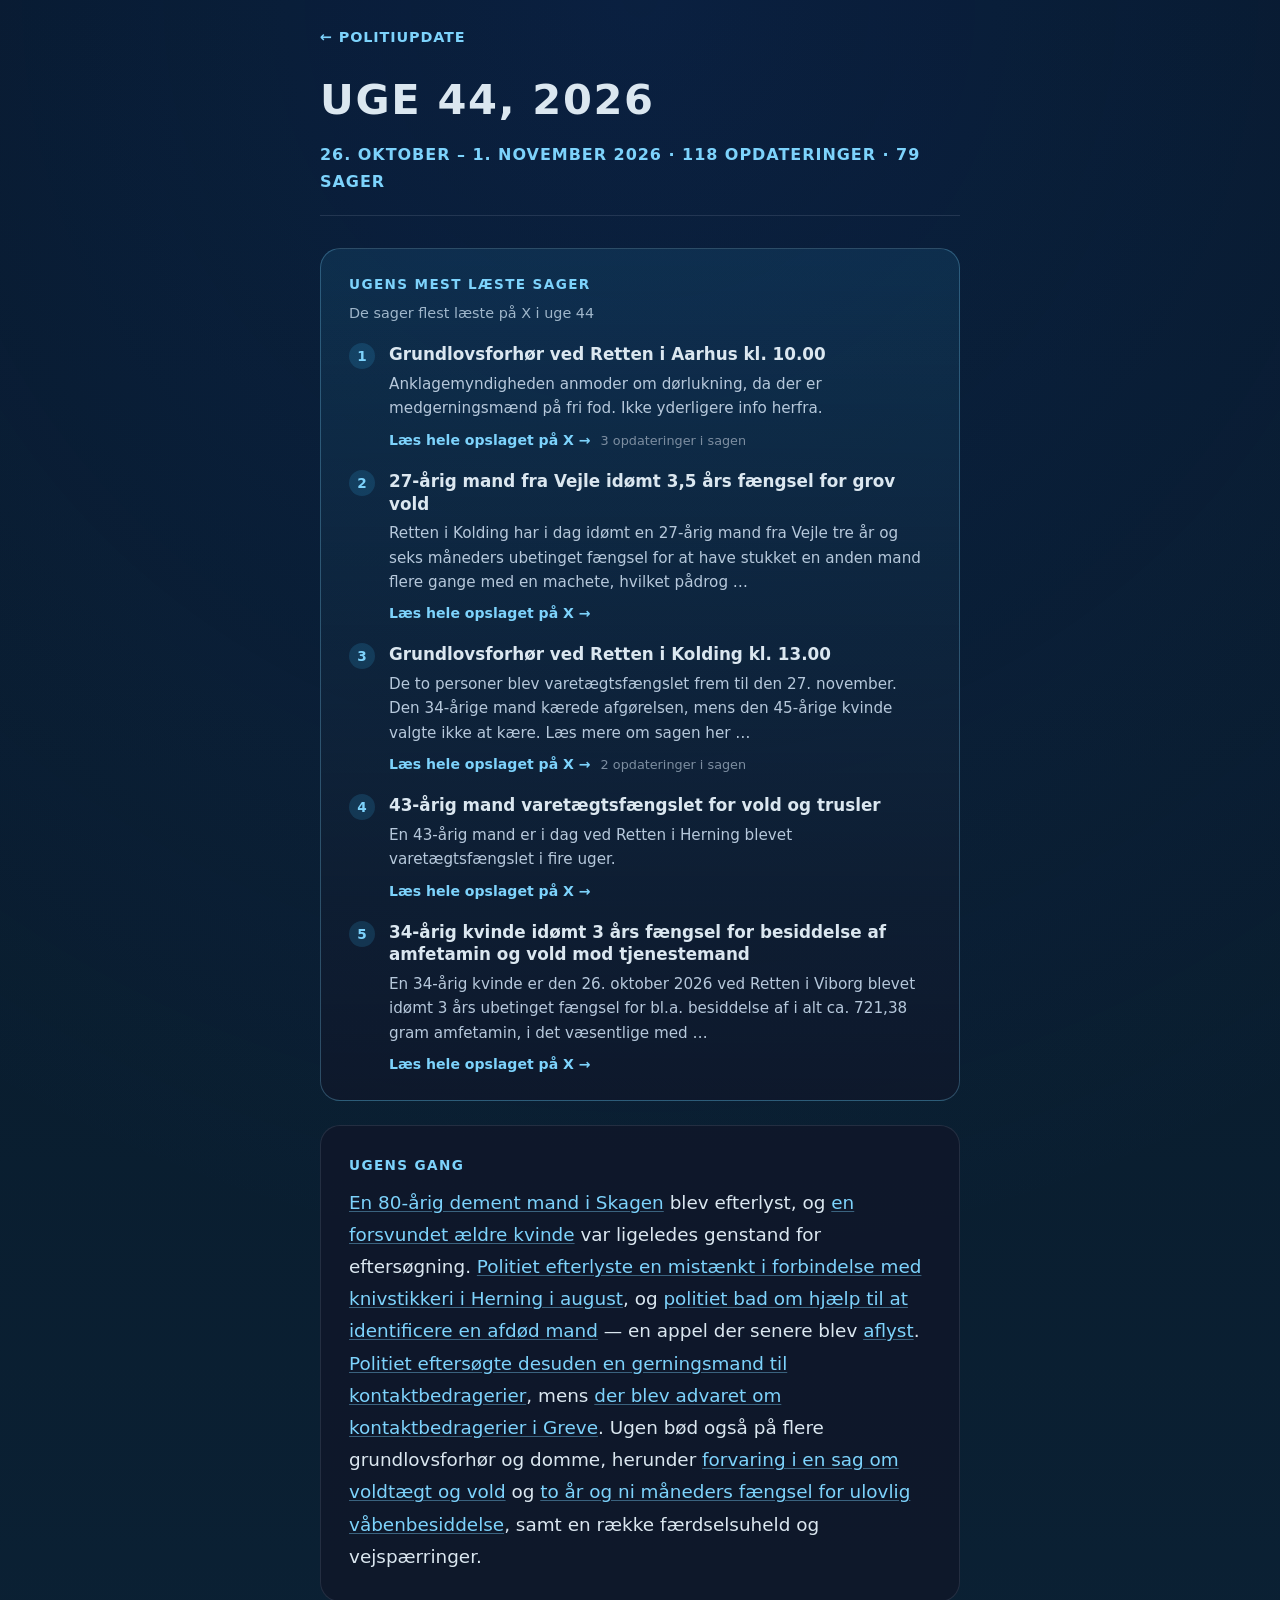
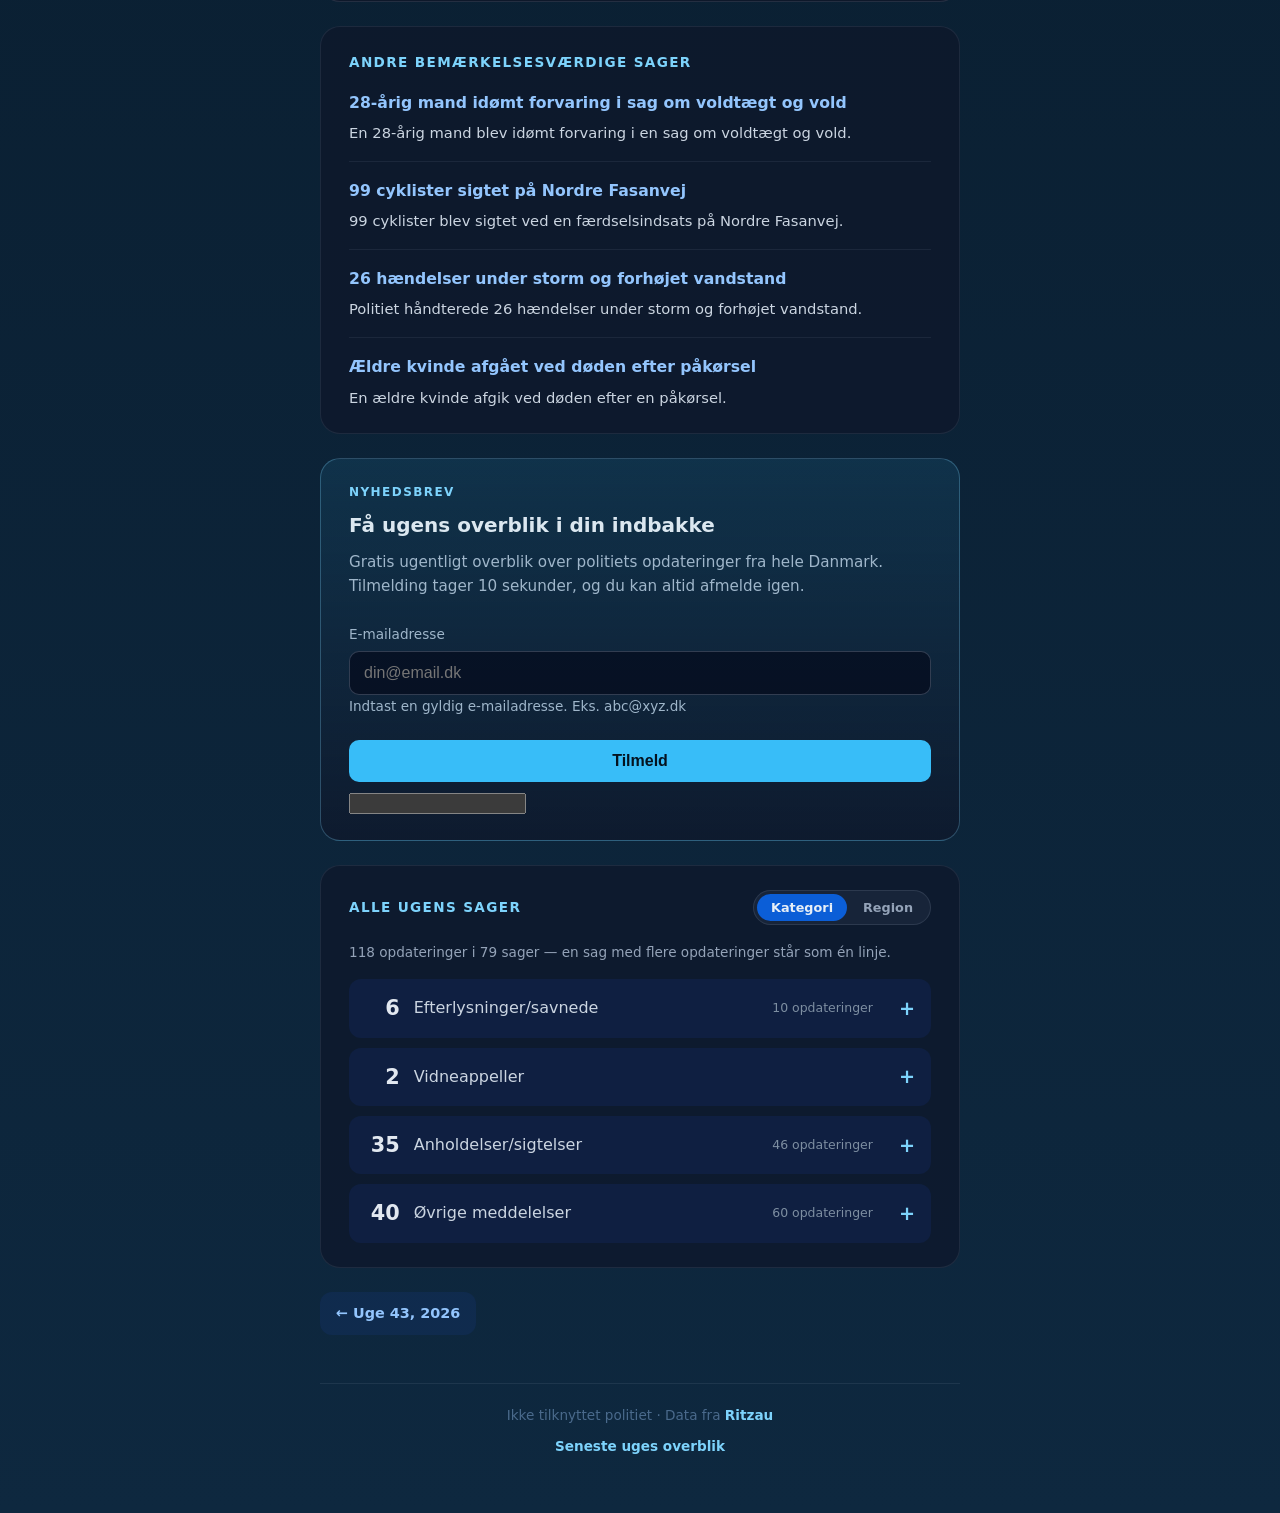
<file: website/uge/2026/44/index.html>
<!DOCTYPE html>
        <html lang="da">
        <head>
          <meta charset="UTF-8">
          <meta name="viewport" content="width=device-width, initial-scale=1.0">
          <title>Uge 44, 2026 — PolitiUpdate</title>
          <meta name="description" content="Ugens overblik over politiets opdateringer: 26. oktober – 1. november 2026 · 118 opdateringer · 79 sager — efterlysninger, anholdelser og øvrige sager fra hele Danmark.">
          <link rel="canonical" href="https://politiupdates.dk/uge/2026/44/">
          <meta property="og:type" content="article">
          <meta property="og:site_name" content="PolitiUpdate">
          <meta property="og:locale" content="da_DK">
          <meta property="og:title" content="Uge 44, 2026 — PolitiUpdate">
          <meta property="og:description" content="Ugens overblik over politiets opdateringer: 118 meddelelser fra hele Danmark.">
          <meta property="og:url" content="https://politiupdates.dk/uge/2026/44/">
          <meta property="og:image" content="https://politiupdates.dk/og-image.png">
          <meta property="og:image:width" content="1200">
          <meta property="og:image:height" content="630">
          <meta property="og:image:alt" content="PolitiUpdate — uge 44, 2026">
          <meta name="twitter:card" content="summary_large_image">
          <meta name="twitter:title" content="Uge 44, 2026 — PolitiUpdate">
          <meta name="twitter:description" content="Ugens overblik over politiets opdateringer: 118 meddelelser fra hele Danmark.">
          <meta name="twitter:image" content="https://politiupdates.dk/og-image.png">
          <link rel="icon" href="../../../favicon.svg" type="image/svg+xml">
          <link rel="stylesheet" href="../../../styles.css">
          <link rel="stylesheet" href="../../digest.css">
          <link rel="stylesheet" href="https://sibforms.com/forms/end-form/build/sib-styles.css">
        </head>
        <body>
          <div class="digest-shell">
            <header class="digest-header">
              <a class="back-link" href="../../../">PolitiUpdate</a>
              <h1>Uge 44, 2026</h1>
              <p class="digest-meta">26. oktober – 1. november 2026 · 118 opdateringer · 79 sager</p>
            </header>

            <main class="digest-main">
              <section class="digest-highlights">
                <h2>Ugens mest læste sager</h2>
                <p class="highlights-note">De sager flest læste på X i uge 44</p>
                <ol class="highlight-list">
                  <li class="highlight-card">
  <span class="highlight-rank">1</span>
  <div class="highlight-body">
    <h3><a href="https://x.com/PolitiUpdate/status/2114999704853590200" target="_blank" rel="noopener">Grundlovsforhør ved Retten i Aarhus kl. 10.00</a></h3>
    <p class="highlight-summary">Anklagemyndigheden anmoder om dørlukning, da der er medgerningsmænd på fri fod. Ikke yderligere info herfra.</p>
    <p class="highlight-link"><a href="https://x.com/PolitiUpdate/status/2114999704853590200" target="_blank" rel="noopener">Læs hele opslaget på X &rarr;</a><span class="highlight-updates">3 opdateringer i sagen</span></p>
  </div>
</li>
                  <li class="highlight-card">
  <span class="highlight-rank">2</span>
  <div class="highlight-body">
    <h3><a href="https://x.com/PolitiUpdate/status/2115806813706965266" target="_blank" rel="noopener">27-årig mand fra Vejle idømt 3,5 års fængsel for grov vold</a></h3>
    <p class="highlight-summary">Retten i Kolding har i dag idømt en 27-årig mand fra Vejle tre år og seks måneders ubetinget fængsel for at have stukket en anden mand flere gange med en machete, hvilket pådrog …</p>
    <p class="highlight-link"><a href="https://x.com/PolitiUpdate/status/2115806813706965266" target="_blank" rel="noopener">Læs hele opslaget på X &rarr;</a></p>
  </div>
</li>
                  <li class="highlight-card">
  <span class="highlight-rank">3</span>
  <div class="highlight-body">
    <h3><a href="https://x.com/PolitiUpdate/status/2116169533505610039" target="_blank" rel="noopener">Grundlovsforhør ved Retten i Kolding kl. 13.00</a></h3>
    <p class="highlight-summary">De to personer blev varetægtsfængslet frem til den 27. november. Den 34-årige mand kærede afgørelsen, mens den 45-årige kvinde valgte ikke at kære. Læs mere om sagen her …</p>
    <p class="highlight-link"><a href="https://x.com/PolitiUpdate/status/2116169533505610039" target="_blank" rel="noopener">Læs hele opslaget på X &rarr;</a><span class="highlight-updates">2 opdateringer i sagen</span></p>
  </div>
</li>
                  <li class="highlight-card">
  <span class="highlight-rank">4</span>
  <div class="highlight-body">
    <h3><a href="https://x.com/PolitiUpdate/status/2115097293049507879" target="_blank" rel="noopener">43-årig mand varetægtsfængslet for vold og trusler</a></h3>
    <p class="highlight-summary">En 43-årig mand er i dag ved Retten i Herning blevet varetægtsfængslet i fire uger.</p>
    <p class="highlight-link"><a href="https://x.com/PolitiUpdate/status/2115097293049507879" target="_blank" rel="noopener">Læs hele opslaget på X &rarr;</a></p>
  </div>
</li>
                  <li class="highlight-card">
  <span class="highlight-rank">5</span>
  <div class="highlight-body">
    <h3><a href="https://x.com/PolitiUpdate/status/2115096768220447010" target="_blank" rel="noopener">34-årig kvinde idømt 3 års fængsel for besiddelse af amfetamin og vold mod tjenestemand</a></h3>
    <p class="highlight-summary">En 34-årig kvinde er den 26. oktober 2026 ved Retten i Viborg blevet idømt 3 års ubetinget fængsel for bl.a. besiddelse af i alt ca. 721,38 gram amfetamin, i det væsentlige med …</p>
    <p class="highlight-link"><a href="https://x.com/PolitiUpdate/status/2115096768220447010" target="_blank" rel="noopener">Læs hele opslaget på X &rarr;</a></p>
  </div>
</li>
                </ol>
              </section>
              <article class="digest-narrative">
                <h2>Ugens gang</h2>
                <p><a href="https://x.com/PolitiUpdate/status/2116030130611188199" target="_blank" rel="noopener">En 80-årig dement mand i Skagen</a> blev efterlyst, og <a href="https://x.com/PolitiUpdate/status/2115832530180186460" target="_blank" rel="noopener">en forsvundet ældre kvinde</a> var ligeledes genstand for eftersøgning. <a href="https://x.com/PolitiUpdate/status/2115389190720602156" target="_blank" rel="noopener">Politiet efterlyste en mistænkt i forbindelse med knivstikkeri i Herning i august</a>, og <a href="https://x.com/PolitiUpdate/status/2115807604253626384" target="_blank" rel="noopener">politiet bad om hjælp til at identificere en afdød mand</a> — en appel der senere blev <a href="https://x.com/PolitiUpdate/status/2115883331334361458" target="_blank" rel="noopener">aflyst</a>. <a href="https://x.com/PolitiUpdate/status/2116097152191795522" target="_blank" rel="noopener">Politiet eftersøgte desuden en gerningsmand til kontaktbedragerier</a>, mens <a href="https://x.com/PolitiUpdate/status/2115121233050439714" target="_blank" rel="noopener">der blev advaret om kontaktbedragerier i Greve</a>. Ugen bød også på flere grundlovsforhør og domme, herunder <a href="https://x.com/PolitiUpdate/status/2114722002925965347" target="_blank" rel="noopener">forvaring i en sag om voldtægt og vold</a> og <a href="https://x.com/PolitiUpdate/status/2116137345246429220" target="_blank" rel="noopener">to år og ni måneders fængsel for ulovlig våbenbesiddelse</a>, samt en række færdselsuheld og vejspærringer.</p>
              </article>

              <section class="digest-notable">
                <h2>Andre bemærkelsesværdige sager</h2>
                <ul class="notable-list">
                  <li><a href="https://x.com/PolitiUpdate/status/2114722002925965347" target="_blank" rel="noopener">28-årig mand idømt forvaring i sag om voldtægt og vold</a><p>En 28-årig mand blev idømt forvaring i en sag om voldtægt og vold.</p></li>
<li><a href="https://x.com/PolitiUpdate/status/2115384549811315140" target="_blank" rel="noopener">99 cyklister sigtet på Nordre Fasanvej</a><p>99 cyklister blev sigtet ved en færdselsindsats på Nordre Fasanvej.</p></li>
<li><a href="https://x.com/PolitiUpdate/status/2114686856998834271" target="_blank" rel="noopener">26 hændelser under storm og forhøjet vandstand</a><p>Politiet håndterede 26 hændelser under storm og forhøjet vandstand.</p></li>
<li><a href="https://x.com/PolitiUpdate/status/2115792365525119306" target="_blank" rel="noopener">Ældre kvinde afgået ved døden efter påkørsel</a><p>En ældre kvinde afgik ved døden efter en påkørsel.</p></li>
                </ul>
              </section>
              <section class="digest-signup">
                <p class="eyebrow">Nyhedsbrev</p>
                <h2>F&aring; ugens overblik i din indbakke</h2>
                <p class="digest-signup-copy">Gratis ugentligt overblik over politiets opdateringer fra hele Danmark. Tilmelding tager 10 sekunder, og du kan altid afmelde igen.</p>
              <div class="sib-form">
                <div id="sib-form-container" class="sib-form-container">
                  <div id="error-message" class="sib-form-message-panel" style="font-family:Helvetica, sans-serif; font-size:16px; text-align:left; color:#661d1d; background-color:#ffeded; border-color:#ff4949; border-radius:8px;">
                    <div class="sib-form-message-panel__text sib-form-message-panel__text--center">
                      <span class="sib-form-message-panel__inner-text">Din tilmelding kunne ikke gemmes. Prøv igen.</span>
                    </div>
                  </div>
                  <div id="success-message" class="sib-form-message-panel" style="font-family:Helvetica, sans-serif; font-size:16px; text-align:left; color:#085229; background-color:#e7faf0; border-color:#13ce66; border-radius:8px;">
                    <div class="sib-form-message-panel__text sib-form-message-panel__text--center">
                      <span class="sib-form-message-panel__inner-text">Din tilmelding er gennemført.</span>
                    </div>
                  </div>
                  <div id="sib-container" class="sib-container--large sib-container--vertical" style="direction:ltr">
                    <form id="sib-form" method="POST" action="https://2e5ae89a.sibforms.com/serve/[base64]" data-type="subscription">
                      <div style="padding: 8px 0;">
                        <div class="sib-input sib-form-block">
                          <div class="form__entry entry_block">
                            <div class="form__label-row">
                              <label class="entry__label" for="EMAIL" data-required="*">E-mailadresse</label>
                              <div class="entry__field">
                                <input class="input" type="text" id="EMAIL" name="EMAIL" autocomplete="off" value="" placeholder="din@email.dk" data-required="true" required />
                              </div>
                            </div>
                            <label class="entry__error entry__error--primary"></label>
                            <label class="entry__specification">Indtast en gyldig e-mailadresse. Eks. abc@xyz.dk</label>
                          </div>
                        </div>
                      </div>
                      <div style="padding: 8px 0;">
                        <div class="sib-form-block" style="text-align: left">
                          <button class="sib-form-block__button sib-form-block__button-with-loader" form="sib-form" type="submit">Tilmeld</button>
                        </div>
                      </div>
                      <input type="text" name="email_address_check" value="" class="input--hidden">
                      <input type="hidden" name="locale" value="en">
                    </form>
                  </div>
                </div>
              </div>
              </section>
              <section class="digest-breakdown" id="stats-section">
                <div class="stats-header">
                  <h2>Alle ugens sager</h2>
                  <div class="sort-toggle" role="group" aria-label="Sortér efter">
                    <button type="button" class="sort-btn active" data-sort="category">Kategori</button>
                    <button type="button" class="sort-btn" data-sort="region">Region</button>
                  </div>
                </div>
                <p class="breakdown-note">118 opdateringer i 79 sager — en sag med flere opdateringer står som én linje.</p>
                <div class="cat-list" data-panel="category">
                  <details class="cat-item">
  <summary><span class="cat-count">6</span><span class="cat-label">Efterlysninger/savnede</span><span class="cat-meta">10 opdateringer</span></summary>
  <ul class="cat-item-list">
    <li><a class="case-row" href="https://x.com/PolitiUpdate/status/2114687910163497120" target="_blank" rel="noopener"><span class="case-row-title">Efterlysning</span><span class="row-meta">2 opdateringer</span><span class="row-arrow" aria-hidden="true">→</span></a></li>
<li><a class="case-row" href="https://x.com/PolitiUpdate/status/2114693055672648121" target="_blank" rel="noopener"><span class="case-row-title">Aflysning af efterlysning</span><span class="row-arrow" aria-hidden="true">→</span></a></li>
<li><a class="case-row" href="https://x.com/PolitiUpdate/status/2115390479634411747" target="_blank" rel="noopener"><span class="case-row-title">Efterlysning af mistænkt i forbindelse med knivstikkeri i Herning i august</span><span class="row-meta">2 opdateringer</span><span class="row-arrow" aria-hidden="true">→</span></a></li>
<li><a class="case-row" href="https://x.com/PolitiUpdate/status/2115864349999018091" target="_blank" rel="noopener"><span class="case-row-title">Eftersøgning af forsvundet ældre kvinde</span><span class="row-meta">2 opdateringer</span><span class="row-arrow" aria-hidden="true">→</span></a></li>
<li><a class="case-row" href="https://x.com/PolitiUpdate/status/2116051976442278357" target="_blank" rel="noopener"><span class="case-row-title">Efterlysning af 80 årig dement mand i Skagen</span><span class="row-meta">2 opdateringer</span><span class="row-arrow" aria-hidden="true">→</span></a></li>
<li><a class="case-row" href="https://x.com/PolitiUpdate/status/2116097152191795522" target="_blank" rel="noopener"><span class="case-row-title">Politi eftersøger gerningsmand til kontaktbedragerier</span><span class="row-meta">2 opdateringer</span><span class="row-arrow" aria-hidden="true">→</span></a></li>
  </ul>
</details>
<details class="cat-item">
  <summary><span class="cat-count">2</span><span class="cat-label">Vidneappeller</span></summary>
  <ul class="cat-item-list">
    <li><a class="case-row" href="https://x.com/PolitiUpdate/status/2115807604253626384" target="_blank" rel="noopener"><span class="case-row-title">Politiet beder om hjælp til at identificere afdød mand</span><span class="row-arrow" aria-hidden="true">→</span></a></li>
<li><a class="case-row" href="https://x.com/PolitiUpdate/status/2116087090408816802" target="_blank" rel="noopener"><span class="case-row-title">Politi eftersøger gerningsmand til kontaktbedragerier</span><span class="row-meta">2 opdateringer</span><span class="row-arrow" aria-hidden="true">→</span></a></li>
  </ul>
</details>
<details class="cat-item">
  <summary><span class="cat-count">35</span><span class="cat-label">Anholdelser/sigtelser</span><span class="cat-meta">46 opdateringer</span></summary>
  <ul class="cat-item-list">
    <li><a class="case-row" href="https://x.com/PolitiUpdate/status/2114662183162540520" target="_blank" rel="noopener"><span class="case-row-title">Grundlovsforhør Retten i Sønderborg</span><span class="row-meta">2 opdateringer</span><span class="row-arrow" aria-hidden="true">→</span></a></li>
<li><a class="case-row" href="https://x.com/PolitiUpdate/status/2114637996247179426" target="_blank" rel="noopener"><span class="case-row-title">36-årig mand blev varetægtsfængslet søndag</span><span class="row-arrow" aria-hidden="true">→</span></a></li>
<li><a class="case-row" href="https://x.com/PolitiUpdate/status/2114640846532534743" target="_blank" rel="noopener"><span class="case-row-title">29-årig rumænsk statsborger varetægtsfængslet i fire uger</span><span class="row-arrow" aria-hidden="true">→</span></a></li>
<li><a class="case-row" href="https://x.com/PolitiUpdate/status/2114694745062813925" target="_blank" rel="noopener"><span class="case-row-title">Narkohandler udvist</span><span class="row-meta">2 opdateringer</span><span class="row-arrow" aria-hidden="true">→</span></a></li>
<li><a class="case-row" href="https://x.com/PolitiUpdate/status/2114722002925965347" target="_blank" rel="noopener"><span class="case-row-title">28-årig mand idømt forvaring i sag om voldtægt og vold</span><span class="row-arrow" aria-hidden="true">→</span></a></li>
<li><a class="case-row" href="https://x.com/PolitiUpdate/status/2114973488331301054" target="_blank" rel="noopener"><span class="case-row-title">21-årig mand idømt 10 måneders ubetinget fængsel for flere tilfælde af grov vold og vold</span><span class="row-arrow" aria-hidden="true">→</span></a></li>
<li><a class="case-row" href="https://x.com/PolitiUpdate/status/2115347527017103499" target="_blank" rel="noopener"><span class="case-row-title">Grundlovsforhør ved Retten i Aarhus kl. 10.00</span><span class="row-meta">3 opdateringer</span><span class="row-arrow" aria-hidden="true">→</span></a></li>
<li><a class="case-row" href="https://x.com/PolitiUpdate/status/2115346488738164859" target="_blank" rel="noopener"><span class="case-row-title">Grundlovsforhør ved Retten i Aarhus kl. 12.00</span><span class="row-meta">2 opdateringer</span><span class="row-arrow" aria-hidden="true">→</span></a></li>
<li><a class="case-row" href="https://x.com/PolitiUpdate/status/2115331030421053773" target="_blank" rel="noopener"><span class="case-row-title">Grundlovsforhør ved Retten i Kolding kl 12.00</span><span class="row-meta">2 opdateringer</span><span class="row-arrow" aria-hidden="true">→</span></a></li>
<li><a class="case-row" href="https://x.com/PolitiUpdate/status/2115020566549925906" target="_blank" rel="noopener"><span class="case-row-title">Fire mænd med tilknytning til narkotikacentral anholdt</span><span class="row-arrow" aria-hidden="true">→</span></a></li>
<li><a class="case-row" href="https://x.com/PolitiUpdate/status/2115038322678788575" target="_blank" rel="noopener"><span class="case-row-title">65-årig anholdt af Østjyllands Politi - sigtet for overgreb</span><span class="row-meta">3 opdateringer</span><span class="row-arrow" aria-hidden="true">→</span></a></li>
<li><a class="case-row" href="https://x.com/PolitiUpdate/status/2115047851286049277" target="_blank" rel="noopener"><span class="case-row-title">38-årig rumænsk mand dømt for flere butiks- og biltyverier</span><span class="row-arrow" aria-hidden="true">→</span></a></li>
<li><a class="case-row" href="https://x.com/PolitiUpdate/status/2115059685967691910" target="_blank" rel="noopener"><span class="case-row-title">19-årig varetægtsfængslet efter fund af pistol</span><span class="row-arrow" aria-hidden="true">→</span></a></li>
<li><a class="case-row" href="https://x.com/PolitiUpdate/status/2115088494431461597" target="_blank" rel="noopener"><span class="case-row-title">44-årig mand varetægtsfængslet for røveri af Rolex-ur</span><span class="row-arrow" aria-hidden="true">→</span></a></li>
<li><a class="case-row" href="https://x.com/PolitiUpdate/status/2115097293049507879" target="_blank" rel="noopener"><span class="case-row-title">43-årig mand varetægtsfængslet for vold og trusler</span><span class="row-arrow" aria-hidden="true">→</span></a></li>
<li><a class="case-row" href="https://x.com/PolitiUpdate/status/2115339009685889418" target="_blank" rel="noopener"><span class="case-row-title">27-årig mand fra Horsens idømt et års fængsel for salg af narkotika</span><span class="row-arrow" aria-hidden="true">→</span></a></li>
<li><a class="case-row" href="https://x.com/PolitiUpdate/status/2115344165743784371" target="_blank" rel="noopener"><span class="case-row-title">Fremstilling ved Retten i Randers kl. 9.30</span><span class="row-meta">2 opdateringer</span><span class="row-arrow" aria-hidden="true">→</span></a></li>
<li><a class="case-row" href="https://x.com/PolitiUpdate/status/2115416360658555232" target="_blank" rel="noopener"><span class="case-row-title">Mand fremstilles for at have opholdt sig ulovligt i Danmark i 11 år</span><span class="row-meta">2 opdateringer</span><span class="row-arrow" aria-hidden="true">→</span></a></li>
<li><a class="case-row" href="https://x.com/PolitiUpdate/status/2115384549811315140" target="_blank" rel="noopener"><span class="case-row-title">99 cyklister sigtet på Nordre Fasanvej</span><span class="row-arrow" aria-hidden="true">→</span></a></li>
<li><a class="case-row" href="https://x.com/PolitiUpdate/status/2115391776215445754" target="_blank" rel="noopener"><span class="case-row-title">Grundlovsforhør i sag om knivstikkeri i Herning</span><span class="row-arrow" aria-hidden="true">→</span></a></li>
<li><a class="case-row" href="https://x.com/PolitiUpdate/status/2115394109833900101" target="_blank" rel="noopener"><span class="case-row-title">Fire mænd med tilknytning til narkotikacentral varetægtsfængslet</span><span class="row-arrow" aria-hidden="true">→</span></a></li>
<li><a class="case-row" href="https://x.com/PolitiUpdate/status/2115409097122349276" target="_blank" rel="noopener"><span class="case-row-title">To fængslet i sag om kokain</span><span class="row-arrow" aria-hidden="true">→</span></a></li>
<li><a class="case-row" href="https://x.com/PolitiUpdate/status/2115409634710405171" target="_blank" rel="noopener"><span class="case-row-title">To personer fremstilles i grundlovsforhør i Holstebro</span><span class="row-meta">2 opdateringer</span><span class="row-arrow" aria-hidden="true">→</span></a></li>
<li><a class="case-row" href="https://x.com/PolitiUpdate/status/2115411709498470611" target="_blank" rel="noopener"><span class="case-row-title">23-årig rumæner idømt fængsel og udvisning for to forsøg på butikstyveri</span><span class="row-arrow" aria-hidden="true">→</span></a></li>
<li><a class="case-row" href="https://x.com/PolitiUpdate/status/2115421007616131500" target="_blank" rel="noopener"><span class="case-row-title">Fængsling i sag om narkotika i Viborg</span><span class="row-arrow" aria-hidden="true">→</span></a></li>
<li><a class="case-row" href="https://x.com/PolitiUpdate/status/2115423855766556792" target="_blank" rel="noopener"><span class="case-row-title">32-årig anholdt tirsdag og idømt fængselsdom onsdag</span><span class="row-arrow" aria-hidden="true">→</span></a></li>
<li><a class="case-row" href="https://x.com/PolitiUpdate/status/2115726850135835096" target="_blank" rel="noopener"><span class="case-row-title">Grundlovsforhør ved Retten i Aarhus kl. 11.30</span><span class="row-meta">2 opdateringer</span><span class="row-arrow" aria-hidden="true">→</span></a></li>
<li><a class="case-row" href="https://x.com/PolitiUpdate/status/2115789267566006627" target="_blank" rel="noopener"><span class="case-row-title">Narkotikakørsel førte til fund af amfetamin</span><span class="row-arrow" aria-hidden="true">→</span></a></li>
<li><a class="case-row" href="https://x.com/PolitiUpdate/status/2115802160307036329" target="_blank" rel="noopener"><span class="case-row-title">16-årig sigtet for at bruge stjålet kreditkort til køb af taske</span><span class="row-arrow" aria-hidden="true">→</span></a></li>
<li><a class="case-row" href="https://x.com/PolitiUpdate/status/2115806813706965266" target="_blank" rel="noopener"><span class="case-row-title">27-årig mand fra Vejle idømt 3,5 års fængsel for grov vold</span><span class="row-arrow" aria-hidden="true">→</span></a></li>
<li><a class="case-row" href="https://x.com/PolitiUpdate/status/2116079243960741989" target="_blank" rel="noopener"><span class="case-row-title">Grundlovsforhør ved Retten i Randers kl. 10.15</span><span class="row-arrow" aria-hidden="true">→</span></a></li>
<li><a class="case-row" href="https://x.com/PolitiUpdate/status/2116169533505610039" target="_blank" rel="noopener"><span class="case-row-title">Grundlovsforhør ved Retten i Kolding kl. 13.00</span><span class="row-meta">2 opdateringer</span><span class="row-arrow" aria-hidden="true">→</span></a></li>
<li><a class="case-row" href="https://x.com/PolitiUpdate/status/2116127305827561914" target="_blank" rel="noopener"><span class="case-row-title">27-årig mand varetægtsfængslet for røveri</span><span class="row-arrow" aria-hidden="true">→</span></a></li>
<li><a class="case-row" href="https://x.com/PolitiUpdate/status/2116137345246429220" target="_blank" rel="noopener"><span class="case-row-title">35-årig får to år og ni måneders fængsel for ulovlig våbenbesiddelse</span><span class="row-arrow" aria-hidden="true">→</span></a></li>
<li><a class="case-row" href="https://x.com/PolitiUpdate/status/2116181144832282713" target="_blank" rel="noopener"><span class="case-row-title">Hardballgevær skabte utryghed i tog</span><span class="row-meta">2 opdateringer</span><span class="row-arrow" aria-hidden="true">→</span></a></li>
  </ul>
</details>
<details class="cat-item">
  <summary><span class="cat-count">40</span><span class="cat-label">Øvrige meddelelser</span><span class="cat-meta">60 opdateringer</span></summary>
  <ul class="cat-item-list">
    <li><a class="case-row" href="https://x.com/PolitiUpdate/status/2114661405844770965" target="_blank" rel="noopener"><span class="case-row-title">Færdselsuheld på Sønderjyske Motorvej M50 ved kolding</span><span class="row-meta">3 opdateringer</span><span class="row-arrow" aria-hidden="true">→</span></a></li>
<li><a class="case-row" href="https://x.com/PolitiUpdate/status/2114677338474762309" target="_blank" rel="noopener"><span class="case-row-title">9 måneders fængsel for socialt bedrageri og dokumentfalsk</span><span class="row-arrow" aria-hidden="true">→</span></a></li>
<li><a class="case-row" href="https://x.com/PolitiUpdate/status/2114686856998834271" target="_blank" rel="noopener"><span class="case-row-title">26 hændelser under storm og forhøjet vandstand</span><span class="row-arrow" aria-hidden="true">→</span></a></li>
<li><a class="case-row" href="https://x.com/PolitiUpdate/status/2114695007672431002" target="_blank" rel="noopener"><span class="case-row-title">Narkohandler udvist</span><span class="row-meta">2 opdateringer</span><span class="row-arrow" aria-hidden="true">→</span></a></li>
<li><a class="case-row" href="https://x.com/PolitiUpdate/status/2114728184193364231" target="_blank" rel="noopener"><span class="case-row-title">Færdselsuheld Randersvej i Aarhus</span><span class="row-meta">2 opdateringer</span><span class="row-arrow" aria-hidden="true">→</span></a></li>
<li><a class="case-row" href="https://x.com/PolitiUpdate/status/2114725865288581372" target="_blank" rel="noopener"><span class="case-row-title">Den Mobile Politistation er i Rødding tirsdag</span><span class="row-arrow" aria-hidden="true">→</span></a></li>
<li><a class="case-row" href="https://x.com/PolitiUpdate/status/2114730515832229990" target="_blank" rel="noopener"><span class="case-row-title">Taxa beslaglagt efter vanvidskørsel</span><span class="row-arrow" aria-hidden="true">→</span></a></li>
<li><a class="case-row" href="https://x.com/PolitiUpdate/status/2114842267945185384" target="_blank" rel="noopener"><span class="case-row-title">Spøgelsesbilist på Den Sønderjyske Motorvej</span><span class="row-arrow" aria-hidden="true">→</span></a></li>
<li><a class="case-row" href="https://x.com/PolitiUpdate/status/2114999704853590200" target="_blank" rel="noopener"><span class="case-row-title">Grundlovsforhør ved Retten i Aarhus kl. 10.00</span><span class="row-meta">3 opdateringer</span><span class="row-arrow" aria-hidden="true">→</span></a></li>
<li><a class="case-row" href="https://x.com/PolitiUpdate/status/2115039104497074198" target="_blank" rel="noopener"><span class="case-row-title">NSJÆ Politi søger vidner til fareforvoldelse</span><span class="row-meta">2 opdateringer</span><span class="row-arrow" aria-hidden="true">→</span></a></li>
<li><a class="case-row" href="https://x.com/PolitiUpdate/status/2115063028827996200" target="_blank" rel="noopener"><span class="case-row-title">ATK måling i Varde kommune!</span><span class="row-arrow" aria-hidden="true">→</span></a></li>
<li><a class="case-row" href="https://x.com/PolitiUpdate/status/2115079486672937077" target="_blank" rel="noopener"><span class="case-row-title">Beredsskabsøvelse på Rønne Havn onsdag</span><span class="row-arrow" aria-hidden="true">→</span></a></li>
<li><a class="case-row" href="https://x.com/PolitiUpdate/status/2115095968953802757" target="_blank" rel="noopener"><span class="case-row-title">25-årig mand idømt 2 år og 6 måneders fængsel for besiddelse af kokain, amfetamin og hash</span><span class="row-arrow" aria-hidden="true">→</span></a></li>
<li><a class="case-row" href="https://x.com/PolitiUpdate/status/2115096768220447010" target="_blank" rel="noopener"><span class="case-row-title">34-årig kvinde idømt 3 års fængsel for besiddelse af amfetamin og vold mod tjenestemand</span><span class="row-arrow" aria-hidden="true">→</span></a></li>
<li><a class="case-row" href="https://x.com/PolitiUpdate/status/2115123060357697619" target="_blank" rel="noopener"><span class="case-row-title">Politiet er pt. på vej mod færdselsuheld på Vestmotorvejen nær Kongsted i retning mod Ringsted</span><span class="row-meta">2 opdateringer</span><span class="row-arrow" aria-hidden="true">→</span></a></li>
<li><a class="case-row" href="https://x.com/PolitiUpdate/status/2115121233050439714" target="_blank" rel="noopener"><span class="case-row-title">Advarsel om kontaktbedragerier i Greve</span><span class="row-arrow" aria-hidden="true">→</span></a></li>
<li><a class="case-row" href="https://x.com/PolitiUpdate/status/2115177160734556168" target="_blank" rel="noopener"><span class="case-row-title">Omkørsel pga. færdselsuheld syd for Havndal - rute 507.</span><span class="row-arrow" aria-hidden="true">→</span></a></li>
<li><a class="case-row" href="https://x.com/PolitiUpdate/status/2115321520344158598" target="_blank" rel="noopener"><span class="case-row-title">Rute 507 Landevejen er nu igen farbar for færdsel i begge retninger</span><span class="row-arrow" aria-hidden="true">→</span></a></li>
<li><a class="case-row" href="https://x.com/PolitiUpdate/status/2115407248478663080" target="_blank" rel="noopener"><span class="case-row-title">0 anmeldelser om indbrud</span><span class="row-arrow" aria-hidden="true">→</span></a></li>
<li><a class="case-row" href="https://x.com/PolitiUpdate/status/2115407533116686674" target="_blank" rel="noopener"><span class="case-row-title">Færdselsindsats ved Dronning Louises Bro</span><span class="row-arrow" aria-hidden="true">→</span></a></li>
<li><a class="case-row" href="https://x.com/PolitiUpdate/status/2115425417213677618" target="_blank" rel="noopener"><span class="case-row-title">Bus og motorcykel i alvorligt færdselsuheld øst for Mejlby</span><span class="row-meta">2 opdateringer</span><span class="row-arrow" aria-hidden="true">→</span></a></li>
<li><a class="case-row" href="https://x.com/PolitiUpdate/status/2115436995921281531" target="_blank" rel="noopener"><span class="case-row-title">Dømt for dokumentfalsk</span><span class="row-arrow" aria-hidden="true">→</span></a></li>
<li><a class="case-row" href="https://x.com/PolitiUpdate/status/2115721696611369339" target="_blank" rel="noopener"><span class="case-row-title">Ville køre fra politiet</span><span class="row-arrow" aria-hidden="true">→</span></a></li>
<li><a class="case-row" href="https://x.com/PolitiUpdate/status/2115825325406146895" target="_blank" rel="noopener"><span class="case-row-title">Motorvej spærret</span><span class="row-meta">3 opdateringer</span><span class="row-arrow" aria-hidden="true">→</span></a></li>
<li><a class="case-row" href="https://x.com/PolitiUpdate/status/2115781782935388279" target="_blank" rel="noopener"><span class="case-row-title">Færdselsuheld Vilhelmsborgvej</span><span class="row-meta">2 opdateringer</span><span class="row-arrow" aria-hidden="true">→</span></a></li>
<li><a class="case-row" href="https://x.com/PolitiUpdate/status/2115792365525119306" target="_blank" rel="noopener"><span class="case-row-title">Ældre kvinde afgået ved døden efter påkørsel</span><span class="row-arrow" aria-hidden="true">→</span></a></li>
<li><a class="case-row" href="https://x.com/PolitiUpdate/status/2115792901720658054" target="_blank" rel="noopener"><span class="case-row-title">Udsat for røveri i Roskilde</span><span class="row-arrow" aria-hidden="true">→</span></a></li>
<li><a class="case-row" href="https://x.com/PolitiUpdate/status/2115806021570720115" target="_blank" rel="noopener"><span class="case-row-title">Grønlands Politi oplever problemer med at modtage opkald</span><span class="row-meta">2 opdateringer</span><span class="row-arrow" aria-hidden="true">→</span></a></li>
<li><a class="case-row" href="https://x.com/PolitiUpdate/status/2115861782120333554" target="_blank" rel="noopener"><span class="case-row-title">Færdselsuheld Ribe Landevej, Grindsted</span><span class="row-meta">4 opdateringer</span><span class="row-arrow" aria-hidden="true">→</span></a></li>
<li><a class="case-row" href="https://x.com/PolitiUpdate/status/2115883331334361458" target="_blank" rel="noopener"><span class="case-row-title">*Aflysning*: Politiet beder om hjælp til at identificere afdød mand</span><span class="row-arrow" aria-hidden="true">→</span></a></li>
<li><a class="case-row" href="https://x.com/PolitiUpdate/status/2116204025364566396" target="_blank" rel="noopener"><span class="case-row-title">Vi savner 21 årig mand</span><span class="row-meta">3 opdateringer</span><span class="row-arrow" aria-hidden="true">→</span></a></li>
<li><a class="case-row" href="https://x.com/PolitiUpdate/status/2116113876140147050" target="_blank" rel="noopener"><span class="case-row-title">32-årig mand fremstilles for besiddelse af narkotika</span><span class="row-arrow" aria-hidden="true">→</span></a></li>
<li><a class="case-row" href="https://x.com/PolitiUpdate/status/2116127021923500396" target="_blank" rel="noopener"><span class="case-row-title">Sydøstjyllands Politi er til stede i Tingparken i Grindsted</span><span class="row-arrow" aria-hidden="true">→</span></a></li>
<li><a class="case-row" href="https://x.com/PolitiUpdate/status/2116145866973253842" target="_blank" rel="noopener"><span class="case-row-title">Dømt for at bruge FaceTime under kørslen</span><span class="row-meta">3 opdateringer</span><span class="row-arrow" aria-hidden="true">→</span></a></li>
<li><a class="case-row" href="https://x.com/PolitiUpdate/status/2116172386412491034" target="_blank" rel="noopener"><span class="case-row-title">Dom i sag om trafikdrab</span><span class="row-arrow" aria-hidden="true">→</span></a></li>
<li><a class="case-row" href="https://x.com/PolitiUpdate/status/2116186042441335018" target="_blank" rel="noopener"><span class="case-row-title">Hardballgevær skabte utryghed i tog</span><span class="row-meta">2 opdateringer</span><span class="row-arrow" aria-hidden="true">→</span></a></li>
<li><a class="case-row" href="https://x.com/PolitiUpdate/status/2116274807667114311" target="_blank" rel="noopener"><span class="case-row-title">Alvorligt færdselsuheld på Kaløvej, 8541 Skødstrup</span><span class="row-meta">2 opdateringer</span><span class="row-arrow" aria-hidden="true">→</span></a></li>
<li><a class="case-row" href="https://x.com/PolitiUpdate/status/2116576793398591859" target="_blank" rel="noopener"><span class="case-row-title">Personpåkørsel med tog i Herning</span><span class="row-meta">2 opdateringer</span><span class="row-arrow" aria-hidden="true">→</span></a></li>
<li><a class="case-row" href="https://x.com/PolitiUpdate/status/2116624264719925367" target="_blank" rel="noopener"><span class="case-row-title">Nyhavnsgade i Aalborg er genåbnet efter røgudvikling fra etageejendom</span><span class="row-meta">2 opdateringer</span><span class="row-arrow" aria-hidden="true">→</span></a></li>
<li><a class="case-row" href="https://x.com/PolitiUpdate/status/2116605036348531101" target="_blank" rel="noopener"><span class="case-row-title">Lastbil med sættevogn målt til 93 km/t. i 50-zone: 22 fartsyndere fanget ved hastighedskontrol i Højrup ved Gram</span><span class="row-arrow" aria-hidden="true">→</span></a></li>
  </ul>
</details>
                </div>
                <div class="cat-list" data-panel="region" hidden>
                  <details class="cat-item">
  <summary><span class="cat-count">1</span><span class="cat-label">Bornholm</span></summary>
  <ul class="cat-item-list">
    <li><a class="case-row" href="https://x.com/PolitiUpdate/status/2115079486672937077" target="_blank" rel="noopener"><span class="case-row-title">Beredsskabsøvelse på Rønne Havn onsdag</span><span class="row-arrow" aria-hidden="true">→</span></a></li>
  </ul>
</details>
<details class="cat-item">
  <summary><span class="cat-count">1</span><span class="cat-label">Grønlands</span><span class="cat-meta">2 opdateringer</span></summary>
  <ul class="cat-item-list">
    <li><a class="case-row" href="https://x.com/PolitiUpdate/status/2115806021570720115" target="_blank" rel="noopener"><span class="case-row-title">Grønlands Politi oplever problemer med at modtage opkald</span><span class="row-meta">2 opdateringer</span><span class="row-arrow" aria-hidden="true">→</span></a></li>
  </ul>
</details>
<details class="cat-item">
  <summary><span class="cat-count">4</span><span class="cat-label">Kbh Vestegn</span><span class="cat-meta">7 opdateringer</span></summary>
  <ul class="cat-item-list">
    <li><a class="case-row" href="https://x.com/PolitiUpdate/status/2115807604253626384" target="_blank" rel="noopener"><span class="case-row-title">Politiet beder om hjælp til at identificere afdød mand</span><span class="row-arrow" aria-hidden="true">→</span></a></li>
<li><a class="case-row" href="https://x.com/PolitiUpdate/status/2114695007672431002" target="_blank" rel="noopener"><span class="case-row-title">Narkohandler udvist</span><span class="row-meta">2 opdateringer</span><span class="row-arrow" aria-hidden="true">→</span></a></li>
<li><a class="case-row" href="https://x.com/PolitiUpdate/status/2115883331334361458" target="_blank" rel="noopener"><span class="case-row-title">*Aflysning*: Politiet beder om hjælp til at identificere afdød mand</span><span class="row-arrow" aria-hidden="true">→</span></a></li>
<li><a class="case-row" href="https://x.com/PolitiUpdate/status/2116145866973253842" target="_blank" rel="noopener"><span class="case-row-title">Dømt for at bruge FaceTime under kørslen</span><span class="row-meta">3 opdateringer</span><span class="row-arrow" aria-hidden="true">→</span></a></li>
  </ul>
</details>
<details class="cat-item">
  <summary><span class="cat-count">14</span><span class="cat-label">København</span><span class="cat-meta">15 opdateringer</span></summary>
  <ul class="cat-item-list">
    <li><a class="case-row" href="https://x.com/PolitiUpdate/status/2114693055672648121" target="_blank" rel="noopener"><span class="case-row-title">Aflysning af efterlysning</span><span class="row-arrow" aria-hidden="true">→</span></a></li>
<li><a class="case-row" href="https://x.com/PolitiUpdate/status/2115020566549925906" target="_blank" rel="noopener"><span class="case-row-title">Fire mænd med tilknytning til narkotikacentral anholdt</span><span class="row-arrow" aria-hidden="true">→</span></a></li>
<li><a class="case-row" href="https://x.com/PolitiUpdate/status/2115088494431461597" target="_blank" rel="noopener"><span class="case-row-title">44-årig mand varetægtsfængslet for røveri af Rolex-ur</span><span class="row-arrow" aria-hidden="true">→</span></a></li>
<li><a class="case-row" href="https://x.com/PolitiUpdate/status/2115416360658555232" target="_blank" rel="noopener"><span class="case-row-title">Mand fremstilles for at have opholdt sig ulovligt i Danmark i 11 år</span><span class="row-meta">2 opdateringer</span><span class="row-arrow" aria-hidden="true">→</span></a></li>
<li><a class="case-row" href="https://x.com/PolitiUpdate/status/2115384549811315140" target="_blank" rel="noopener"><span class="case-row-title">99 cyklister sigtet på Nordre Fasanvej</span><span class="row-arrow" aria-hidden="true">→</span></a></li>
<li><a class="case-row" href="https://x.com/PolitiUpdate/status/2115394109833900101" target="_blank" rel="noopener"><span class="case-row-title">Fire mænd med tilknytning til narkotikacentral varetægtsfængslet</span><span class="row-arrow" aria-hidden="true">→</span></a></li>
<li><a class="case-row" href="https://x.com/PolitiUpdate/status/2115409097122349276" target="_blank" rel="noopener"><span class="case-row-title">To fængslet i sag om kokain</span><span class="row-arrow" aria-hidden="true">→</span></a></li>
<li><a class="case-row" href="https://x.com/PolitiUpdate/status/2115789267566006627" target="_blank" rel="noopener"><span class="case-row-title">Narkotikakørsel førte til fund af amfetamin</span><span class="row-arrow" aria-hidden="true">→</span></a></li>
<li><a class="case-row" href="https://x.com/PolitiUpdate/status/2115802160307036329" target="_blank" rel="noopener"><span class="case-row-title">16-årig sigtet for at bruge stjålet kreditkort til køb af taske</span><span class="row-arrow" aria-hidden="true">→</span></a></li>
<li><a class="case-row" href="https://x.com/PolitiUpdate/status/2116127305827561914" target="_blank" rel="noopener"><span class="case-row-title">27-årig mand varetægtsfængslet for røveri</span><span class="row-arrow" aria-hidden="true">→</span></a></li>
<li><a class="case-row" href="https://x.com/PolitiUpdate/status/2114730515832229990" target="_blank" rel="noopener"><span class="case-row-title">Taxa beslaglagt efter vanvidskørsel</span><span class="row-arrow" aria-hidden="true">→</span></a></li>
<li><a class="case-row" href="https://x.com/PolitiUpdate/status/2115407533116686674" target="_blank" rel="noopener"><span class="case-row-title">Færdselsindsats ved Dronning Louises Bro</span><span class="row-arrow" aria-hidden="true">→</span></a></li>
<li><a class="case-row" href="https://x.com/PolitiUpdate/status/2115436995921281531" target="_blank" rel="noopener"><span class="case-row-title">Dømt for dokumentfalsk</span><span class="row-arrow" aria-hidden="true">→</span></a></li>
<li><a class="case-row" href="https://x.com/PolitiUpdate/status/2116113876140147050" target="_blank" rel="noopener"><span class="case-row-title">32-årig mand fremstilles for besiddelse af narkotika</span><span class="row-arrow" aria-hidden="true">→</span></a></li>
  </ul>
</details>
<details class="cat-item">
  <summary><span class="cat-count">11</span><span class="cat-label">Midt/Vestjylland</span><span class="cat-meta">15 opdateringer</span></summary>
  <ul class="cat-item-list">
    <li><a class="case-row" href="https://x.com/PolitiUpdate/status/2115390479634411747" target="_blank" rel="noopener"><span class="case-row-title">Efterlysning af mistænkt i forbindelse med knivstikkeri i Herning i august</span><span class="row-meta">2 opdateringer</span><span class="row-arrow" aria-hidden="true">→</span></a></li>
<li><a class="case-row" href="https://x.com/PolitiUpdate/status/2114722002925965347" target="_blank" rel="noopener"><span class="case-row-title">28-årig mand idømt forvaring i sag om voldtægt og vold</span><span class="row-arrow" aria-hidden="true">→</span></a></li>
<li><a class="case-row" href="https://x.com/PolitiUpdate/status/2114973488331301054" target="_blank" rel="noopener"><span class="case-row-title">21-årig mand idømt 10 måneders ubetinget fængsel for flere tilfælde af grov vold og vold</span><span class="row-arrow" aria-hidden="true">→</span></a></li>
<li><a class="case-row" href="https://x.com/PolitiUpdate/status/2115097293049507879" target="_blank" rel="noopener"><span class="case-row-title">43-årig mand varetægtsfængslet for vold og trusler</span><span class="row-arrow" aria-hidden="true">→</span></a></li>
<li><a class="case-row" href="https://x.com/PolitiUpdate/status/2115391776215445754" target="_blank" rel="noopener"><span class="case-row-title">Grundlovsforhør i sag om knivstikkeri i Herning</span><span class="row-arrow" aria-hidden="true">→</span></a></li>
<li><a class="case-row" href="https://x.com/PolitiUpdate/status/2115409634710405171" target="_blank" rel="noopener"><span class="case-row-title">To personer fremstilles i grundlovsforhør i Holstebro</span><span class="row-meta">2 opdateringer</span><span class="row-arrow" aria-hidden="true">→</span></a></li>
<li><a class="case-row" href="https://x.com/PolitiUpdate/status/2115421007616131500" target="_blank" rel="noopener"><span class="case-row-title">Fængsling i sag om narkotika i Viborg</span><span class="row-arrow" aria-hidden="true">→</span></a></li>
<li><a class="case-row" href="https://x.com/PolitiUpdate/status/2115095968953802757" target="_blank" rel="noopener"><span class="case-row-title">25-årig mand idømt 2 år og 6 måneders fængsel for besiddelse af kokain, amfetamin og hash</span><span class="row-arrow" aria-hidden="true">→</span></a></li>
<li><a class="case-row" href="https://x.com/PolitiUpdate/status/2115096768220447010" target="_blank" rel="noopener"><span class="case-row-title">34-årig kvinde idømt 3 års fængsel for besiddelse af amfetamin og vold mod tjenestemand</span><span class="row-arrow" aria-hidden="true">→</span></a></li>
<li><a class="case-row" href="https://x.com/PolitiUpdate/status/2115781782935388279" target="_blank" rel="noopener"><span class="case-row-title">Færdselsuheld Vilhelmsborgvej</span><span class="row-meta">2 opdateringer</span><span class="row-arrow" aria-hidden="true">→</span></a></li>
<li><a class="case-row" href="https://x.com/PolitiUpdate/status/2116576793398591859" target="_blank" rel="noopener"><span class="case-row-title">Personpåkørsel med tog i Herning</span><span class="row-meta">2 opdateringer</span><span class="row-arrow" aria-hidden="true">→</span></a></li>
  </ul>
</details>
<details class="cat-item">
  <summary><span class="cat-count">6</span><span class="cat-label">Midt/Vestsjælland</span><span class="cat-meta">7 opdateringer</span></summary>
  <ul class="cat-item-list">
    <li><a class="case-row" href="https://x.com/PolitiUpdate/status/2115059685967691910" target="_blank" rel="noopener"><span class="case-row-title">19-årig varetægtsfængslet efter fund af pistol</span><span class="row-arrow" aria-hidden="true">→</span></a></li>
<li><a class="case-row" href="https://x.com/PolitiUpdate/status/2114677338474762309" target="_blank" rel="noopener"><span class="case-row-title">9 måneders fængsel for socialt bedrageri og dokumentfalsk</span><span class="row-arrow" aria-hidden="true">→</span></a></li>
<li><a class="case-row" href="https://x.com/PolitiUpdate/status/2115123060357697619" target="_blank" rel="noopener"><span class="case-row-title">Politiet er pt. på vej mod færdselsuheld på Vestmotorvejen nær Kongsted i retning mod Ringsted</span><span class="row-meta">2 opdateringer</span><span class="row-arrow" aria-hidden="true">→</span></a></li>
<li><a class="case-row" href="https://x.com/PolitiUpdate/status/2115121233050439714" target="_blank" rel="noopener"><span class="case-row-title">Advarsel om kontaktbedragerier i Greve</span><span class="row-arrow" aria-hidden="true">→</span></a></li>
<li><a class="case-row" href="https://x.com/PolitiUpdate/status/2115721696611369339" target="_blank" rel="noopener"><span class="case-row-title">Ville køre fra politiet</span><span class="row-arrow" aria-hidden="true">→</span></a></li>
<li><a class="case-row" href="https://x.com/PolitiUpdate/status/2115792901720658054" target="_blank" rel="noopener"><span class="case-row-title">Udsat for røveri i Roskilde</span><span class="row-arrow" aria-hidden="true">→</span></a></li>
  </ul>
</details>
<details class="cat-item">
  <summary><span class="cat-count">1</span><span class="cat-label">NSK</span></summary>
  <ul class="cat-item-list">
    <li><a class="case-row" href="https://x.com/PolitiUpdate/status/2116137345246429220" target="_blank" rel="noopener"><span class="case-row-title">35-årig får to år og ni måneders fængsel for ulovlig våbenbesiddelse</span><span class="row-arrow" aria-hidden="true">→</span></a></li>
  </ul>
</details>
<details class="cat-item">
  <summary><span class="cat-count">2</span><span class="cat-label">Nordjylland</span><span class="cat-meta">4 opdateringer</span></summary>
  <ul class="cat-item-list">
    <li><a class="case-row" href="https://x.com/PolitiUpdate/status/2116051976442278357" target="_blank" rel="noopener"><span class="case-row-title">Efterlysning af 80 årig dement mand i Skagen</span><span class="row-meta">2 opdateringer</span><span class="row-arrow" aria-hidden="true">→</span></a></li>
<li><a class="case-row" href="https://x.com/PolitiUpdate/status/2116624264719925367" target="_blank" rel="noopener"><span class="case-row-title">Nyhavnsgade i Aalborg er genåbnet efter røgudvikling fra etageejendom</span><span class="row-meta">2 opdateringer</span><span class="row-arrow" aria-hidden="true">→</span></a></li>
  </ul>
</details>
<details class="cat-item">
  <summary><span class="cat-count">4</span><span class="cat-label">Nordsjælland</span><span class="cat-meta">6 opdateringer</span></summary>
  <ul class="cat-item-list">
    <li><a class="case-row" href="https://x.com/PolitiUpdate/status/2116087090408816802" target="_blank" rel="noopener"><span class="case-row-title">Politi eftersøger gerningsmand til kontaktbedragerier</span><span class="row-meta">2 opdateringer</span><span class="row-arrow" aria-hidden="true">→</span></a></li>
<li><a class="case-row" href="https://x.com/PolitiUpdate/status/2115423855766556792" target="_blank" rel="noopener"><span class="case-row-title">32-årig anholdt tirsdag og idømt fængselsdom onsdag</span><span class="row-arrow" aria-hidden="true">→</span></a></li>
<li><a class="case-row" href="https://x.com/PolitiUpdate/status/2115039104497074198" target="_blank" rel="noopener"><span class="case-row-title">NSJÆ Politi søger vidner til fareforvoldelse</span><span class="row-meta">2 opdateringer</span><span class="row-arrow" aria-hidden="true">→</span></a></li>
<li><a class="case-row" href="https://x.com/PolitiUpdate/status/2115792365525119306" target="_blank" rel="noopener"><span class="case-row-title">Ældre kvinde afgået ved døden efter påkørsel</span><span class="row-arrow" aria-hidden="true">→</span></a></li>
  </ul>
</details>
<details class="cat-item">
  <summary><span class="cat-count">10</span><span class="cat-label">Sydjylland</span><span class="cat-meta">14 opdateringer</span></summary>
  <ul class="cat-item-list">
    <li><a class="case-row" href="https://x.com/PolitiUpdate/status/2115864349999018091" target="_blank" rel="noopener"><span class="case-row-title">Eftersøgning af forsvundet ældre kvinde</span><span class="row-meta">2 opdateringer</span><span class="row-arrow" aria-hidden="true">→</span></a></li>
<li><a class="case-row" href="https://x.com/PolitiUpdate/status/2114662183162540520" target="_blank" rel="noopener"><span class="case-row-title">Grundlovsforhør Retten i Sønderborg</span><span class="row-meta">2 opdateringer</span><span class="row-arrow" aria-hidden="true">→</span></a></li>
<li><a class="case-row" href="https://x.com/PolitiUpdate/status/2114640846532534743" target="_blank" rel="noopener"><span class="case-row-title">29-årig rumænsk statsborger varetægtsfængslet i fire uger</span><span class="row-arrow" aria-hidden="true">→</span></a></li>
<li><a class="case-row" href="https://x.com/PolitiUpdate/status/2114686856998834271" target="_blank" rel="noopener"><span class="case-row-title">26 hændelser under storm og forhøjet vandstand</span><span class="row-arrow" aria-hidden="true">→</span></a></li>
<li><a class="case-row" href="https://x.com/PolitiUpdate/status/2114725865288581372" target="_blank" rel="noopener"><span class="case-row-title">Den Mobile Politistation er i Rødding tirsdag</span><span class="row-arrow" aria-hidden="true">→</span></a></li>
<li><a class="case-row" href="https://x.com/PolitiUpdate/status/2114842267945185384" target="_blank" rel="noopener"><span class="case-row-title">Spøgelsesbilist på Den Sønderjyske Motorvej</span><span class="row-arrow" aria-hidden="true">→</span></a></li>
<li><a class="case-row" href="https://x.com/PolitiUpdate/status/2115063028827996200" target="_blank" rel="noopener"><span class="case-row-title">ATK måling i Varde kommune!</span><span class="row-arrow" aria-hidden="true">→</span></a></li>
<li><a class="case-row" href="https://x.com/PolitiUpdate/status/2115407248478663080" target="_blank" rel="noopener"><span class="case-row-title">0 anmeldelser om indbrud</span><span class="row-arrow" aria-hidden="true">→</span></a></li>
<li><a class="case-row" href="https://x.com/PolitiUpdate/status/2115825325406146895" target="_blank" rel="noopener"><span class="case-row-title">Motorvej spærret</span><span class="row-meta">3 opdateringer</span><span class="row-arrow" aria-hidden="true">→</span></a></li>
<li><a class="case-row" href="https://x.com/PolitiUpdate/status/2116605036348531101" target="_blank" rel="noopener"><span class="case-row-title">Lastbil med sættevogn målt til 93 km/t. i 50-zone: 22 fartsyndere fanget ved hastighedskontrol i Højrup ved Gram</span><span class="row-arrow" aria-hidden="true">→</span></a></li>
  </ul>
</details>
<details class="cat-item">
  <summary><span class="cat-count">3</span><span class="cat-label">Sydsjælland/L-F</span><span class="cat-meta">6 opdateringer</span></summary>
  <ul class="cat-item-list">
    <li><a class="case-row" href="https://x.com/PolitiUpdate/status/2114687910163497120" target="_blank" rel="noopener"><span class="case-row-title">Efterlysning</span><span class="row-meta">2 opdateringer</span><span class="row-arrow" aria-hidden="true">→</span></a></li>
<li><a class="case-row" href="https://x.com/PolitiUpdate/status/2116204025364566396" target="_blank" rel="noopener"><span class="case-row-title">Vi savner 21 årig mand</span><span class="row-meta">3 opdateringer</span><span class="row-arrow" aria-hidden="true">→</span></a></li>
<li><a class="case-row" href="https://x.com/PolitiUpdate/status/2116172386412491034" target="_blank" rel="noopener"><span class="case-row-title">Dom i sag om trafikdrab</span><span class="row-arrow" aria-hidden="true">→</span></a></li>
  </ul>
</details>
<details class="cat-item">
  <summary><span class="cat-count">10</span><span class="cat-label">Sydøstjylland</span><span class="cat-meta">17 opdateringer</span></summary>
  <ul class="cat-item-list">
    <li><a class="case-row" href="https://x.com/PolitiUpdate/status/2114637996247179426" target="_blank" rel="noopener"><span class="case-row-title">36-årig mand blev varetægtsfængslet søndag</span><span class="row-arrow" aria-hidden="true">→</span></a></li>
<li><a class="case-row" href="https://x.com/PolitiUpdate/status/2115331030421053773" target="_blank" rel="noopener"><span class="case-row-title">Grundlovsforhør ved Retten i Kolding kl 12.00</span><span class="row-meta">2 opdateringer</span><span class="row-arrow" aria-hidden="true">→</span></a></li>
<li><a class="case-row" href="https://x.com/PolitiUpdate/status/2115047851286049277" target="_blank" rel="noopener"><span class="case-row-title">38-årig rumænsk mand dømt for flere butiks- og biltyverier</span><span class="row-arrow" aria-hidden="true">→</span></a></li>
<li><a class="case-row" href="https://x.com/PolitiUpdate/status/2115339009685889418" target="_blank" rel="noopener"><span class="case-row-title">27-årig mand fra Horsens idømt et års fængsel for salg af narkotika</span><span class="row-arrow" aria-hidden="true">→</span></a></li>
<li><a class="case-row" href="https://x.com/PolitiUpdate/status/2115411709498470611" target="_blank" rel="noopener"><span class="case-row-title">23-årig rumæner idømt fængsel og udvisning for to forsøg på butikstyveri</span><span class="row-arrow" aria-hidden="true">→</span></a></li>
<li><a class="case-row" href="https://x.com/PolitiUpdate/status/2115806813706965266" target="_blank" rel="noopener"><span class="case-row-title">27-årig mand fra Vejle idømt 3,5 års fængsel for grov vold</span><span class="row-arrow" aria-hidden="true">→</span></a></li>
<li><a class="case-row" href="https://x.com/PolitiUpdate/status/2116169533505610039" target="_blank" rel="noopener"><span class="case-row-title">Grundlovsforhør ved Retten i Kolding kl. 13.00</span><span class="row-meta">2 opdateringer</span><span class="row-arrow" aria-hidden="true">→</span></a></li>
<li><a class="case-row" href="https://x.com/PolitiUpdate/status/2114661405844770965" target="_blank" rel="noopener"><span class="case-row-title">Færdselsuheld på Sønderjyske Motorvej M50 ved kolding</span><span class="row-meta">3 opdateringer</span><span class="row-arrow" aria-hidden="true">→</span></a></li>
<li><a class="case-row" href="https://x.com/PolitiUpdate/status/2115861782120333554" target="_blank" rel="noopener"><span class="case-row-title">Færdselsuheld Ribe Landevej, Grindsted</span><span class="row-meta">4 opdateringer</span><span class="row-arrow" aria-hidden="true">→</span></a></li>
<li><a class="case-row" href="https://x.com/PolitiUpdate/status/2116127021923500396" target="_blank" rel="noopener"><span class="case-row-title">Sydøstjyllands Politi er til stede i Tingparken i Grindsted</span><span class="row-arrow" aria-hidden="true">→</span></a></li>
  </ul>
</details>
<details class="cat-item">
  <summary><span class="cat-count">12</span><span class="cat-label">Østjylland</span><span class="cat-meta">23 opdateringer</span></summary>
  <ul class="cat-item-list">
    <li><a class="case-row" href="https://x.com/PolitiUpdate/status/2114999704853590200" target="_blank" rel="noopener"><span class="case-row-title">Grundlovsforhør ved Retten i Aarhus kl. 10.00</span><span class="row-meta">3 opdateringer</span><span class="row-arrow" aria-hidden="true">→</span></a></li>
<li><a class="case-row" href="https://x.com/PolitiUpdate/status/2115346488738164859" target="_blank" rel="noopener"><span class="case-row-title">Grundlovsforhør ved Retten i Aarhus kl. 12.00</span><span class="row-meta">2 opdateringer</span><span class="row-arrow" aria-hidden="true">→</span></a></li>
<li><a class="case-row" href="https://x.com/PolitiUpdate/status/2115038322678788575" target="_blank" rel="noopener"><span class="case-row-title">65-årig anholdt af Østjyllands Politi - sigtet for overgreb</span><span class="row-meta">3 opdateringer</span><span class="row-arrow" aria-hidden="true">→</span></a></li>
<li><a class="case-row" href="https://x.com/PolitiUpdate/status/2115344165743784371" target="_blank" rel="noopener"><span class="case-row-title">Fremstilling ved Retten i Randers kl. 9.30</span><span class="row-meta">2 opdateringer</span><span class="row-arrow" aria-hidden="true">→</span></a></li>
<li><a class="case-row" href="https://x.com/PolitiUpdate/status/2115726850135835096" target="_blank" rel="noopener"><span class="case-row-title">Grundlovsforhør ved Retten i Aarhus kl. 11.30</span><span class="row-meta">2 opdateringer</span><span class="row-arrow" aria-hidden="true">→</span></a></li>
<li><a class="case-row" href="https://x.com/PolitiUpdate/status/2116079243960741989" target="_blank" rel="noopener"><span class="case-row-title">Grundlovsforhør ved Retten i Randers kl. 10.15</span><span class="row-arrow" aria-hidden="true">→</span></a></li>
<li><a class="case-row" href="https://x.com/PolitiUpdate/status/2116186042441335018" target="_blank" rel="noopener"><span class="case-row-title">Hardballgevær skabte utryghed i tog</span><span class="row-meta">2 opdateringer</span><span class="row-arrow" aria-hidden="true">→</span></a></li>
<li><a class="case-row" href="https://x.com/PolitiUpdate/status/2114728184193364231" target="_blank" rel="noopener"><span class="case-row-title">Færdselsuheld Randersvej i Aarhus</span><span class="row-meta">2 opdateringer</span><span class="row-arrow" aria-hidden="true">→</span></a></li>
<li><a class="case-row" href="https://x.com/PolitiUpdate/status/2115177160734556168" target="_blank" rel="noopener"><span class="case-row-title">Omkørsel pga. færdselsuheld syd for Havndal - rute 507.</span><span class="row-arrow" aria-hidden="true">→</span></a></li>
<li><a class="case-row" href="https://x.com/PolitiUpdate/status/2115321520344158598" target="_blank" rel="noopener"><span class="case-row-title">Rute 507 Landevejen er nu igen farbar for færdsel i begge retninger</span><span class="row-arrow" aria-hidden="true">→</span></a></li>
<li><a class="case-row" href="https://x.com/PolitiUpdate/status/2115425417213677618" target="_blank" rel="noopener"><span class="case-row-title">Bus og motorcykel i alvorligt færdselsuheld øst for Mejlby</span><span class="row-meta">2 opdateringer</span><span class="row-arrow" aria-hidden="true">→</span></a></li>
<li><a class="case-row" href="https://x.com/PolitiUpdate/status/2116274807667114311" target="_blank" rel="noopener"><span class="case-row-title">Alvorligt færdselsuheld på Kaløvej, 8541 Skødstrup</span><span class="row-meta">2 opdateringer</span><span class="row-arrow" aria-hidden="true">→</span></a></li>
  </ul>
</details>
                </div>
              </section>

              <nav class="digest-pager">
                <a class="pager-link pager-prev" href="../../2026/43/">&larr; Uge 43, 2026</a>
              </nav>

            </main>

            <footer class="digest-footer">
              <p>Ikke tilknyttet politiet &middot; Data fra <a href="https://via.ritzau.dk" target="_blank" rel="noopener">Ritzau</a></p>
              <p><a href="../../">Seneste uges overblik</a></p>
            </footer>
          </div>
    <script>
      document.querySelectorAll('#stats-section .sort-btn').forEach(function (btn) {
        btn.addEventListener('click', function () {
          document.querySelectorAll('#stats-section .sort-btn').forEach(function (b) {
            b.classList.toggle('active', b === btn);
          });
          var sort = btn.dataset.sort;
          document.querySelector('#stats-section [data-panel="category"]').hidden = sort !== 'category';
          document.querySelector('#stats-section [data-panel="region"]').hidden = sort !== 'region';
        });
      });
    </script>
    <script defer src="https://sibforms.com/forms/end-form/build/main.js"></script>        </body>
        </html>
</file>
<file: website/styles.css>
:root {
  color-scheme: dark;
  font-family: Inter, system-ui, -apple-system, BlinkMacSystemFont, "Segoe UI", sans-serif;
  color: #dbe7f0;
  background: #081d36;
  line-height: 1.65;
}

* {
  box-sizing: border-box;
}

body {
  margin: 0;
  min-height: 100vh;
  background: radial-gradient(circle at top, rgba(29, 78, 216, 0.14) 0%, transparent 40%),
              linear-gradient(180deg, #071827 0%, #0e283f 100%);
}

.page-shell {
  max-width: 1280px;
  margin: 0 auto;
  padding: 32px 20px 40px;
}

.site-header {
  display: flex;
  align-items: flex-start;
  justify-content: space-between;
  gap: 24px;
  margin-bottom: 32px;
  padding-bottom: 12px;
  border-bottom: 1px solid rgba(148, 163, 184, 0.18);
}

.eyebrow {
  margin: 0;
  color: #7dd3fc;
  font-size: 0.95rem;
  font-weight: 700;
  letter-spacing: 0.1em;
  text-transform: uppercase;
}

.site-header h1,
.site-title {
  margin: 0;
  font-size: clamp(2.2rem, 4vw, 3rem);
  line-height: 1.05;
  max-width: 14ch;
  color: #7dd3fc;
  text-transform: uppercase;
  letter-spacing: 0.14em;
  font-weight: 800;
}

.page-subtitle,
.site-header h2 {
  margin: 10px 0 0;
  font-size: clamp(1rem, 1.9vw, 1.4rem);
  line-height: 1.35;
  color: #a8b8ce;
}

.header-nav {
  display: flex;
  flex-wrap: wrap;
  gap: 16px;
  align-items: center;
}

.header-nav a {
  color: #93c5fd;
  text-decoration: none;
  font-weight: 600;
}

.page-grid {
  display: grid;
  grid-template-columns: minmax(0, 1.55fr) minmax(320px, 1fr);
  gap: 28px;
  align-items: start;
}

.content {
  display: flex;
  flex-direction: column;
  gap: 24px;
}

.hero-card,
.section-card,
.panel {
  background: rgba(15, 23, 42, 0.88);
  border: 1px solid rgba(148, 163, 184, 0.16);
  border-radius: 24px;
  padding: 28px;
  box-shadow: 0 28px 90px rgba(0, 0, 0, 0.24);
}

.hero-card {
  padding: 36px;
  background: linear-gradient(180deg, rgba(15, 23, 42, 0.94) 0%, rgba(15, 23, 42, 0.8) 100%);
}

.hero-label {
  margin: 0 0 16px;
  display: inline-block;
  background: rgba(34, 114, 197, 0.16);
  color: #c7d6ea;
  border-radius: 999px;
  padding: 8px 14px;
  font-size: 0.85rem;
  font-weight: 700;
}

.hero-card h2,
.section-card h3,
.panel h3,
.info-card h4 {
  margin-top: 0;
  margin-bottom: 16px;
  color: #dbe7f0;
  text-transform: uppercase;
  font-family: inherit;
  letter-spacing: 0.08em;
  font-weight: 700;
}

.hero-subtitle {
  font-size: clamp(1.5rem, 2.2vw, 2rem);
  line-height: 1.2;
}

.hero-card p,
.section-card p,
.panel p {
  margin: 0 0 18px;
  color: #cbd5e1;
}

.section-card ul,
.panel ul {
  margin: 0;
  padding-left: 1.2rem;
  color: #cbd5e1;
}

.section-card ul li,
.panel ul li {
  margin-bottom: 10px;
}

.filter-list {
  margin: 0 0 18px;
  padding: 0;
  list-style: none;
  display: flex;
  flex-direction: column;
  gap: 10px;
}

.filter-list a {
  display: block;
  color: #93c5fd;
  text-decoration: none;
  font-size: 0.9rem;
}

.filter-list a:hover code {
  border-color: rgba(125, 211, 252, 0.4);
  color: #7dd3fc;
}

.filter-list code {
  font-family: ui-monospace, SFMono-Regular, Menlo, Monaco, Consolas, monospace;
  font-size: 0.9rem;
  background: #111827;
  border: 1px solid rgba(148, 163, 184, 0.12);
  border-radius: 8px;
  padding: 4px 10px;
  color: #e2e8f0;
  transition: border-color 0.15s, color 0.15s;
}

.inline-icon {
  width: 1.1em;
  height: 1.1em;
  vertical-align: -0.2em;
  fill: currentColor;
  display: inline;
}

.info-grid {
  display: grid;
  grid-template-columns: repeat(auto-fit, minmax(220px, 1fr));
  gap: 16px;
  margin-top: 18px;
}

.steps-row {
  display: block;
  margin: 0;
  padding: 0;
  list-style: none;
}

.steps-row li {
  display: flex;
  gap: 14px;
  align-items: center;
  margin: 0 0 18px;
  color: #cbd5e1;
  line-height: 1.7;
}

.step-number {
  color: #7dd3fc;
  font-size: 2.4rem;
  font-weight: 800;
  line-height: 1;
  min-width: 3rem;
  text-align: right;
  display: inline-block;
}

.steps-row li strong {
  color: #e2e8f0;
}

.info-card {
  background: rgba(30, 64, 175, 0.16);
  border: 1px solid rgba(148, 163, 184, 0.16);
  border-radius: 18px;
  padding: 18px;
  min-height: 160px;
}

.info-icon {
  display: inline-flex;
  align-items: center;
  justify-content: center;
  width: 42px;
  height: 42px;
  border-radius: 14px;
  background: rgba(125, 211, 252, 0.16);
  color: #7dd3fc;
  font-size: 1.3rem;
  margin-bottom: 14px;
}

.info-card h4 {
  margin: 0 0 10px;
  color: #edf2f7;
}

.info-card p {
  margin: 0;
  color: #cbd5e1;
}

.sidebar {
  display: flex;
  flex-direction: column;
  gap: 24px;
}

.panel-heading {
  display: flex;
  align-items: flex-start;
  justify-content: space-between;
  gap: 16px;
  margin-bottom: 16px;
}

.stats-grid {
  display: grid;
  grid-template-columns: repeat(auto-fit, minmax(170px, 1fr));
  gap: 12px;
}

.stats-grid div {
  background: rgba(30, 64, 175, 0.14);
  padding: 18px;
  border-radius: 16px;
  text-align: center;
  min-height: 100px;
  display: flex;
  flex-direction: column;
  justify-content: center;
}

.stats-grid strong {
  display: block;
  font-size: 1.4rem;
  color: #e2e8f0;
}

.stats-grid p {
  margin: 10px 0 0;
  color: #cbd5e1;
  font-size: 0.95rem;
}

.panel-keyboard {
  display: flex;
  flex-direction: column;
}

.panel-stats {
  padding-bottom: 16px;
}

.panel .stats-updated {
  margin: 20px 0 0;
  font-size: 0.75rem;
  color: #4a6a8c;
  text-align: center;
}

.button {
  display: inline-block;
  text-decoration: none;
  background: #0b5ed7;
  color: #e7eff7;
  font-weight: 700;
  padding: 14px 22px;
  border-radius: 16px;
  text-align: center;
}

.button-secondary {
  background: rgba(255, 255, 255, 0.08);
  color: #e2e8f0;
  border: 1px solid rgba(148, 163, 184, 0.24);
}

.small {
  margin: 0;
  font-size: 0.95rem;
  color: #94a3b8;
}

.panel-digest {
  display: flex;
  flex-direction: column;
}

.panel-digest h3 {
  margin-bottom: 12px;
  font-size: 1.1rem;
  color: #dbe7f0;
}

.digest-cta {
  margin-top: 8px;
  text-align: center;
}

/* Newsletter (Brevo native form, themed to match the site) */
.panel-newsletter .sib-form {
  background: transparent !important;
  text-align: left !important;
}
.panel-newsletter .sib-form-container,
.panel-newsletter #sib-container {
  max-width: 100% !important;
  width: 100% !important;
}
.panel-newsletter #sib-container {
  background: transparent !important;
  border: 0 !important;
  padding: 0 !important;
}
.panel-newsletter .sib-text-form-block p,
.panel-newsletter .sib-form-block p,
.panel-newsletter .sib-form-block {
  color: #cbd5e1 !important;
  font-family: inherit !important;
}
.panel-newsletter .entry__label {
  color: #dbe7f0 !important;
  font-family: inherit !important;
}
.panel-newsletter .entry__specification {
  color: #7f93ad !important;
  font-family: inherit !important;
}
.panel-newsletter .input {
  background: #0b1d33 !important;
  border: 1px solid rgba(148, 163, 184, 0.24) !important;
  color: #e2e8f0 !important;
  border-radius: 12px !important;
  font-family: inherit !important;
}
.panel-newsletter .input::placeholder {
  color: #7f93ad !important;
}
.panel-newsletter .entry__error {
  border-radius: 8px !important;
}
.panel-newsletter .sib-form-block__button {
  width: 100% !important;
  background: #0b5ed7 !important;
  border: 0 !important;
  border-radius: 16px !important;
  color: #e7eff7 !important;
  font-family: inherit !important;
  font-size: 1rem !important;
  font-weight: 700 !important;
  text-align: center !important;
}
.panel-newsletter .sib-form-block__button:hover:not([disabled]) {
  background: #0a51bb !important;
}

/* digest-mobile shows only when the grid is single-column (mobile) */
.digest-mobile { display: none; }
.digest-desktop { display: flex; }

@media (max-width: 1080px) {
  .digest-mobile { display: flex; }
  .digest-desktop { display: none; }
}

.site-footer {
  margin-top: 40px;
  text-align: center;
  color: #94a3b8;
}

.site-footer a {
  color: #93c5fd;
  text-decoration: none;
}

.footer-version {
  margin: 6px 0 0;
  font-size: 0.8rem;
}

.footer-version a {
  color: #4a6a8c;
}

@media (max-width: 1080px) {
  .page-grid {
    grid-template-columns: minmax(0, 1fr);
  }
}

@media (max-width: 720px) {
  .page-shell {
    padding: 20px 16px 30px;
  }

  .site-header {
    flex-direction: column;
    align-items: stretch;
  }

  .header-nav {
    justify-content: flex-start;
  }
}
</file>
<file: website/uge/digest.css>
/* Digest page styles — mobile-first, shared by /uge and /uge/{year}/{week} */

.digest-shell {
  max-width: 680px;
  margin: 0 auto;
  padding: 24px 20px 48px;
  min-height: 100vh;
}

.digest-header {
  margin-bottom: 32px;
  padding-bottom: 20px;
  border-bottom: 1px solid rgba(148, 163, 184, 0.18);
}

.back-link {
  display: inline-block;
  color: #7dd3fc;
  text-decoration: none;
  font-size: 0.9rem;
  font-weight: 600;
  letter-spacing: 0.06em;
  text-transform: uppercase;
  margin-bottom: 16px;
}

.back-link::before {
  content: "← ";
}

.digest-header h1 {
  margin: 0 0 8px;
  font-size: clamp(1.8rem, 5vw, 2.6rem);
  color: #dbe7f0;
  font-weight: 800;
  letter-spacing: 0.04em;
  text-transform: uppercase;
}

.digest-meta {
  margin: 0;
  color: #7dd3fc;
  font-size: 1rem;
  font-weight: 600;
  letter-spacing: 0.06em;
  text-transform: uppercase;
}

.digest-main {
  display: flex;
  flex-direction: column;
  gap: 24px;
}

.digest-narrative {
  background: rgba(15, 23, 42, 0.88);
  border: 1px solid rgba(148, 163, 184, 0.16);
  border-radius: 20px;
  padding: 28px;
}

.digest-narrative p {
  margin: 0;
  color: #dbe7f0;
  font-size: 1.15rem;
  line-height: 1.75;
}

.digest-narrative p a {
  color: #7dd3fc;
  text-decoration: underline;
  text-decoration-color: rgba(125, 211, 252, 0.4);
  text-underline-offset: 2px;
}

.digest-narrative p a:hover {
  text-decoration-color: currentColor;
}

.digest-breakdown,
.digest-notable {
  background: rgba(15, 23, 42, 0.72);
  border: 1px solid rgba(148, 163, 184, 0.12);
  border-radius: 20px;
  padding: 24px 28px;
}

.digest-breakdown h2,
.digest-notable h2 {
  margin: 0;
  font-size: 0.85rem;
  color: #7dd3fc;
  text-transform: uppercase;
  letter-spacing: 0.1em;
  font-weight: 700;
}

.digest-notable h2 {
  margin-bottom: 16px;
}

/* Newsletter signup block — present on every archive page (published weeks are
   backfilled by scripts/backfill-archive-pages.py; future weeks carry it from
   src/digest/publisher.py). The Brevo form is hidden-until-proven: its message
   panels must stay hidden until its own script reveals them. */
.digest-signup {
  background: linear-gradient(180deg, rgba(56, 189, 248, 0.1), rgba(15, 23, 42, 0.72));
  border: 1px solid rgba(125, 211, 252, 0.28);
  border-radius: 20px;
  padding: 24px 28px;
}

.digest-signup .eyebrow {
  margin: 0 0 6px;
  font-size: 0.75rem;
  letter-spacing: 0.12em;
  text-transform: uppercase;
  color: #7dd3fc;
  font-weight: 700;
}

.digest-signup h2 {
  margin: 0 0 8px;
  font-size: 1.25rem;
  color: #dbe7f0;
}

.digest-signup-copy {
  margin: 0 0 16px;
  color: #9fb6ca;
  font-size: 0.95rem;
  line-height: 1.6;
}

.digest-signup .sib-form {
  margin-top: 4px;
}

.digest-signup .sib-form .input {
  width: 100%;
  box-sizing: border-box;
  padding: 12px 14px;
  border-radius: 10px;
  border: 1px solid rgba(148, 163, 184, 0.3);
  background: rgba(2, 6, 23, 0.6);
  color: #dbe7f0;
  font-size: 1rem;
}

.digest-signup .entry__label,
.digest-signup .entry__specification {
  display: block;
  margin-bottom: 6px;
  color: #9fb6ca;
  font-size: 0.85rem;
}

.digest-signup .sib-form-block__button {
  width: 100%;
  padding: 12px 16px;
  border: 0;
  border-radius: 10px;
  background: #38bdf8;
  color: #04121f;
  font-weight: 700;
  font-size: 1rem;
  cursor: pointer;
}

.digest-signup .sib-form-block__button:hover {
  background: #7dd3fc;
}

:where(.sib-form-message-panel) {
  display: none;
}

#sib-container a {
  text-decoration: underline;
  color: #7dd3fc;
}

.stats-header {
  display: flex;
  align-items: center;
  justify-content: space-between;
  flex-wrap: wrap;
  gap: 12px;
  margin-bottom: 16px;
}

.sort-toggle {
  display: inline-flex;
  background: rgba(148, 163, 184, 0.08);
  border: 1px solid rgba(148, 163, 184, 0.16);
  border-radius: 999px;
  padding: 3px;
  gap: 2px;
}

.sort-btn {
  appearance: none;
  border: none;
  background: transparent;
  color: #94a3b8;
  font-size: 0.8rem;
  font-weight: 600;
  padding: 6px 14px;
  border-radius: 999px;
  cursor: pointer;
  font-family: inherit;
}

.sort-btn.active {
  background: #0b5ed7;
  color: #e7eff7;
}

.sort-btn:focus-visible {
  outline: 2px solid #7dd3fc;
  outline-offset: 2px;
}

.cat-list {
  display: flex;
  flex-direction: column;
  gap: 10px;
}

.cat-list[hidden] {
  display: none;
}

.cat-item {
  border-radius: 12px;
  background: rgba(30, 64, 175, 0.14);
  overflow: hidden;
}

.cat-item summary {
  display: flex;
  align-items: center;
  gap: 14px;
  padding: 12px 16px;
  color: #cbd5e1;
  cursor: pointer;
  list-style: none;
}

.cat-item summary::-webkit-details-marker {
  display: none;
}

.cat-item summary::after {
  content: "+";
  color: #7dd3fc;
  font-size: 1.2rem;
  font-weight: 700;
  line-height: 1;
  margin-left: 12px;
  transition: transform 0.15s ease;
}

.cat-item[open] summary::after {
  transform: rotate(45deg);
}

.cat-item summary:focus-visible {
  outline: 2px solid #7dd3fc;
  outline-offset: -2px;
}

.cat-item-list {
  list-style: none;
  margin: 0;
  padding: 0 12px 12px;
  display: flex;
  flex-direction: column;
  gap: 2px;
}

.cat-item-list a,
.cat-item-list span {
  display: block;
  padding: 6px 8px;
  border-radius: 8px;
  font-size: 0.9rem;
  line-height: 1.4;
}

.cat-item-list a {
  color: #93c5fd;
  text-decoration: none;
}

.cat-item-list a:hover {
  background: rgba(148, 163, 184, 0.1);
  color: #7dd3fc;
}

.cat-item-list span {
  color: #94a3b8;
}

.cat-label {
  flex: 1;
  font-size: 1rem;
}

.cat-count {
  flex: none;
  min-width: 2.4ch;
  font-variant-numeric: tabular-nums;
  text-align: right;
  font-size: 1.3rem;
  font-weight: 700;
  color: #e2e8f0;
}

.notable-list {
  list-style: none;
  margin: 0;
  padding: 0;
  display: flex;
  flex-direction: column;
  gap: 16px;
}

.notable-list li {
  padding-bottom: 16px;
  border-bottom: 1px solid rgba(148, 163, 184, 0.1);
}

.notable-list li:last-child {
  padding-bottom: 0;
  border-bottom: none;
}

.notable-list a {
  color: #93c5fd;
  text-decoration: none;
  font-weight: 600;
  font-size: 0.98rem;
}

.notable-list a:hover {
  color: #7dd3fc;
  text-decoration: underline;
}

.notable-list p {
  margin: 6px 0 0;
  color: #cbd5e1;
  font-size: 0.92rem;
  line-height: 1.55;
}

/* Loading state */
.digest-loading {
  color: #4a6a8c;
  text-align: center;
  padding: 48px 0;
  font-size: 1rem;
}

.digest-error {
  color: #f87171;
  background: rgba(239, 68, 68, 0.08);
  border: 1px solid rgba(239, 68, 68, 0.2);
  border-radius: 16px;
  padding: 20px 24px;
  font-size: 0.95rem;
}

.digest-pager {
  display: flex;
  gap: 12px;
}

.pager-link {
  color: #93c5fd;
  text-decoration: none;
  font-size: 0.9rem;
  font-weight: 600;
  padding: 10px 16px;
  border-radius: 12px;
  background: rgba(30, 64, 175, 0.14);
}

.pager-link:hover {
  color: #7dd3fc;
  background: rgba(30, 64, 175, 0.22);
}

.pager-next {
  margin-left: auto;
}

.digest-footer {
  margin-top: 48px;
  padding-top: 20px;
  border-top: 1px solid rgba(148, 163, 184, 0.12);
  text-align: center;
}

.digest-footer p {
  margin: 0 0 8px;
  font-size: 0.85rem;
  color: #4a6a8c;
}

.digest-footer a {
  color: #7dd3fc;
  text-decoration: none;
  font-weight: 600;
}

@media (max-width: 480px) {
  .digest-shell {
    padding: 20px 16px 40px;
  }

  .digest-narrative {
    padding: 20px;
  }

  .digest-narrative p {
    font-size: 1.05rem;
  }

  .pager-link {
    font-size: 0.8rem;
    padding: 10px 12px;
  }
}

@media (prefers-reduced-motion: reduce) {
  .cat-item summary::after {
    transition: none;
  }
}

/* --- Week lead: the cases most read on X ------------------------------------
   Same block the email opens with. Colour is spent here and nowhere else on the
   page: below it, the case index is deliberately quiet (see .case-row). */
.digest-highlights {
  background: linear-gradient(180deg, rgba(56, 189, 248, 0.1), rgba(15, 23, 42, 0.78));
  border: 1px solid rgba(125, 211, 252, 0.28);
  border-radius: 20px;
  padding: 24px 28px;
}

.digest-highlights h2 {
  margin: 0 0 6px;
  font-size: 0.85rem;
  color: #7dd3fc;
  text-transform: uppercase;
  letter-spacing: 0.1em;
  font-weight: 700;
}

.highlights-note {
  margin: 0 0 18px;
  color: #9fb6ca;
  font-size: 0.9rem;
}

.highlight-list {
  list-style: none;
  margin: 0;
  padding: 0;
  display: flex;
  flex-direction: column;
  gap: 18px;
  counter-reset: none;
}

.highlight-card {
  display: flex;
  gap: 14px;
  align-items: flex-start;
}

.highlight-rank {
  flex: none;
  width: 26px;
  height: 26px;
  border-radius: 999px;
  background: rgba(56, 189, 248, 0.16);
  color: #7dd3fc;
  font-weight: 700;
  font-size: 0.85rem;
  display: flex;
  align-items: center;
  justify-content: center;
  font-variant-numeric: tabular-nums;
}

.highlight-body {
  flex: 1;
  min-width: 0;
}

.highlight-body h3 {
  margin: 0 0 6px;
  font-size: 1.05rem;
  line-height: 1.35;
}

.highlight-body h3 a {
  color: #dbe7f0;
  text-decoration: none;
}

.highlight-body h3 a:hover {
  color: #7dd3fc;
}

.highlight-summary {
  margin: 0 0 8px;
  color: #b6c8db;
  font-size: 0.95rem;
  line-height: 1.6;
}

.highlight-link {
  margin: 0;
  display: flex;
  flex-wrap: wrap;
  align-items: baseline;
  gap: 10px;
}

.highlight-link a {
  color: #7dd3fc;
  text-decoration: none;
  font-size: 0.88rem;
  font-weight: 600;
}

.highlight-link a:hover {
  text-decoration: underline;
}

.highlight-updates {
  color: #7d8ea1;
  font-size: 0.8rem;
}

/* The narrative was an unlabelled wall of prose; give it the same heading
   treatment as the other sections so the page reads as sections at all. */
.digest-narrative h2 {
  margin: 0 0 10px;
  font-size: 0.85rem;
  color: #7dd3fc;
  text-transform: uppercase;
  letter-spacing: 0.1em;
  font-weight: 700;
}

.breakdown-note {
  margin: 0 0 16px;
  color: #94a3b8;
  font-size: 0.85rem;
}

.cat-meta {
  flex: none;
  color: #7d8ea1;
  font-size: 0.78rem;
  font-variant-numeric: tabular-nums;
}

/* Quiet case rows: the whole row is the target, the text stays dark slate and a
   muted arrow is the only affordance — a 20-row list must not light up blue. */
.cat-item-list .case-row {
  display: flex;
  align-items: baseline;
  gap: 10px;
  padding: 7px 8px;
  border-radius: 8px;
  color: #cbd5e1;
  text-decoration: none;
}

.cat-item-list .case-row .case-row-title {
  flex: 1;
  min-width: 0;
  color: inherit;
}

.cat-item-list .case-row .row-meta {
  flex: none;
  color: #64748b;
  font-size: 0.75rem;
  white-space: nowrap;
}

.cat-item-list .case-row .row-arrow {
  flex: none;
  color: #475569;
  font-size: 0.9rem;
}

.cat-item-list a.case-row:hover {
  background: rgba(148, 163, 184, 0.1);
  color: #e2e8f0;
}

.cat-item-list a.case-row:hover .row-arrow {
  color: #7dd3fc;
}

.case-row-plain {
  cursor: default;
}
</file>
